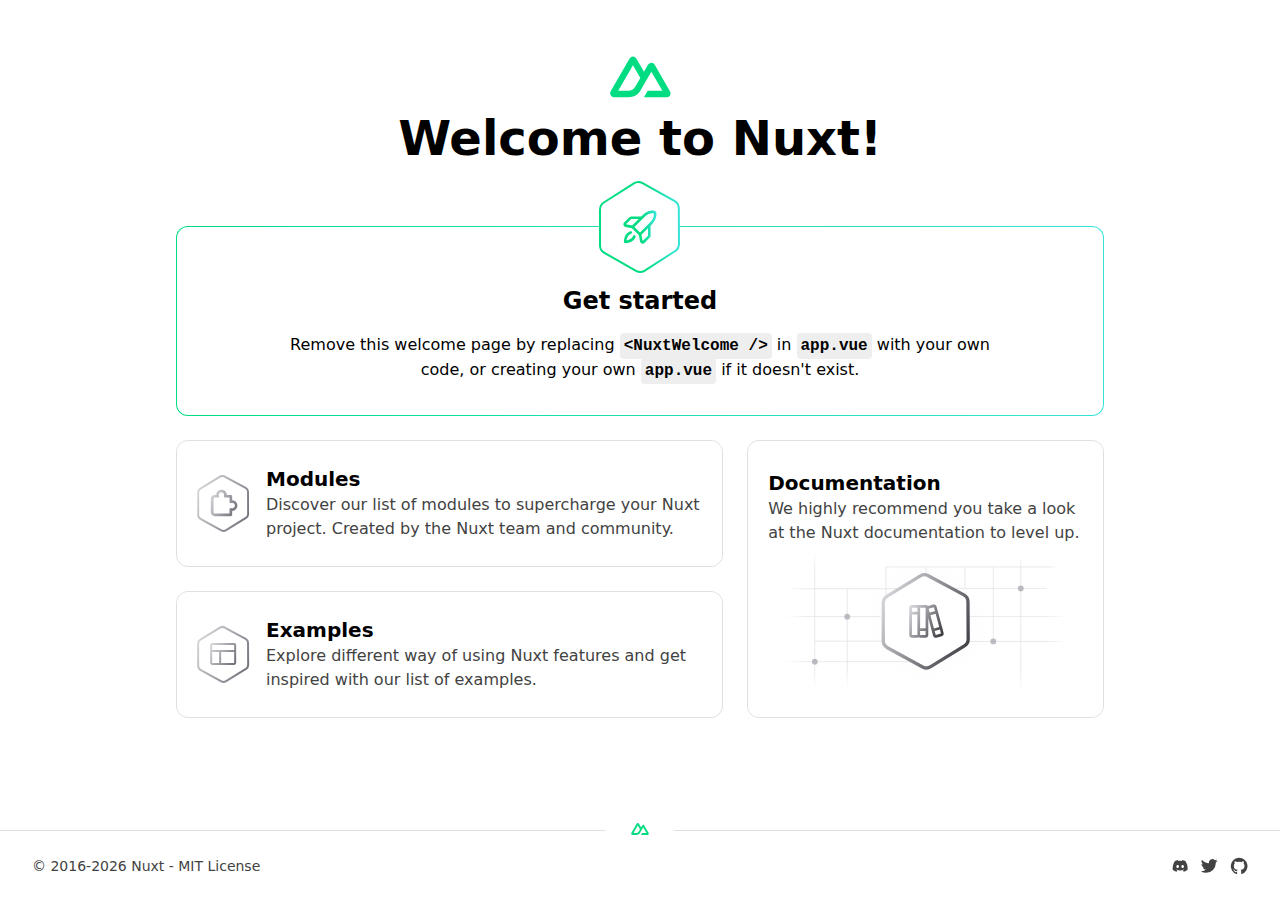
<file: index.html>
<!DOCTYPE html><html><head><meta charset="utf-8">
<meta name="viewport" content="width=device-width, initial-scale=1">
<link rel="stylesheet" href="/_nuxt/entry.ofCu9KLV.css" crossorigin>
<link rel="modulepreload" as="script" crossorigin href="/_nuxt/DR_DfYgD.js">
<link rel="prefetch" as="style" crossorigin href="/_nuxt/error-404.C3V-3Mc4.css">
<link rel="prefetch" as="script" crossorigin href="/_nuxt/CBtySOaa.js">
<link rel="prefetch" as="script" crossorigin href="/_nuxt/C5WA3Iu3.js">
<link rel="prefetch" as="style" crossorigin href="/_nuxt/error-500.dGVH929u.css">
<link rel="prefetch" as="script" crossorigin href="/_nuxt/CsI3CkIx.js">
<script type="module" src="/_nuxt/DR_DfYgD.js" crossorigin></script><script>"use strict";(()=>{const t=window,e=document.documentElement,c=["dark","light"],n=getStorageValue("localStorage","nuxt-color-mode")||"system";let i=n==="system"?u():n;const r=e.getAttribute("data-color-mode-forced");r&&(i=r),l(i),t["__NUXT_COLOR_MODE__"]={preference:n,value:i,getColorScheme:u,addColorScheme:l,removeColorScheme:d};function l(o){const s=""+o+"",a="";e.classList?e.classList.add(s):e.className+=" "+s,a&&e.setAttribute("data-"+a,o)}function d(o){const s=""+o+"",a="";e.classList?e.classList.remove(s):e.className=e.className.replace(new RegExp(s,"g"),""),a&&e.removeAttribute("data-"+a)}function f(o){return t.matchMedia("(prefers-color-scheme"+o+")")}function u(){if(t.matchMedia&&f("").media!=="not all"){for(const o of c)if(f(":"+o).matches)return o}return"light"}})();function getStorageValue(t,e){switch(t){case"localStorage":return window.localStorage.getItem(e);case"sessionStorage":return window.sessionStorage.getItem(e);case"cookie":return getCookie(e);default:return null}}function getCookie(t){const c=("; "+window.document.cookie).split("; "+t+"=");if(c.length===2)return c.pop()?.split(";").shift()}</script></head><body><div id="__nuxt" class="isolate"></div><div id="teleports"></div><script type="application/json" data-nuxt-data="nuxt-app" data-ssr="false" id="__NUXT_DATA__">[{"prerenderedAt":1,"serverRendered":2},1743008365494,false]</script>
<script>window.__NUXT__={};window.__NUXT__.config={public:{content:{wsUrl:""},mdc:{components:{prose:true,map:{}},headings:{anchorLinks:{h1:false,h2:true,h3:true,h4:true,h5:false,h6:false}}}},app:{baseURL:"/",buildId:"7cd1ef81-ab7b-4b38-95f5-89756811c14b",buildAssetsDir:"/_nuxt/",cdnURL:""}}</script></body></html>
</file>
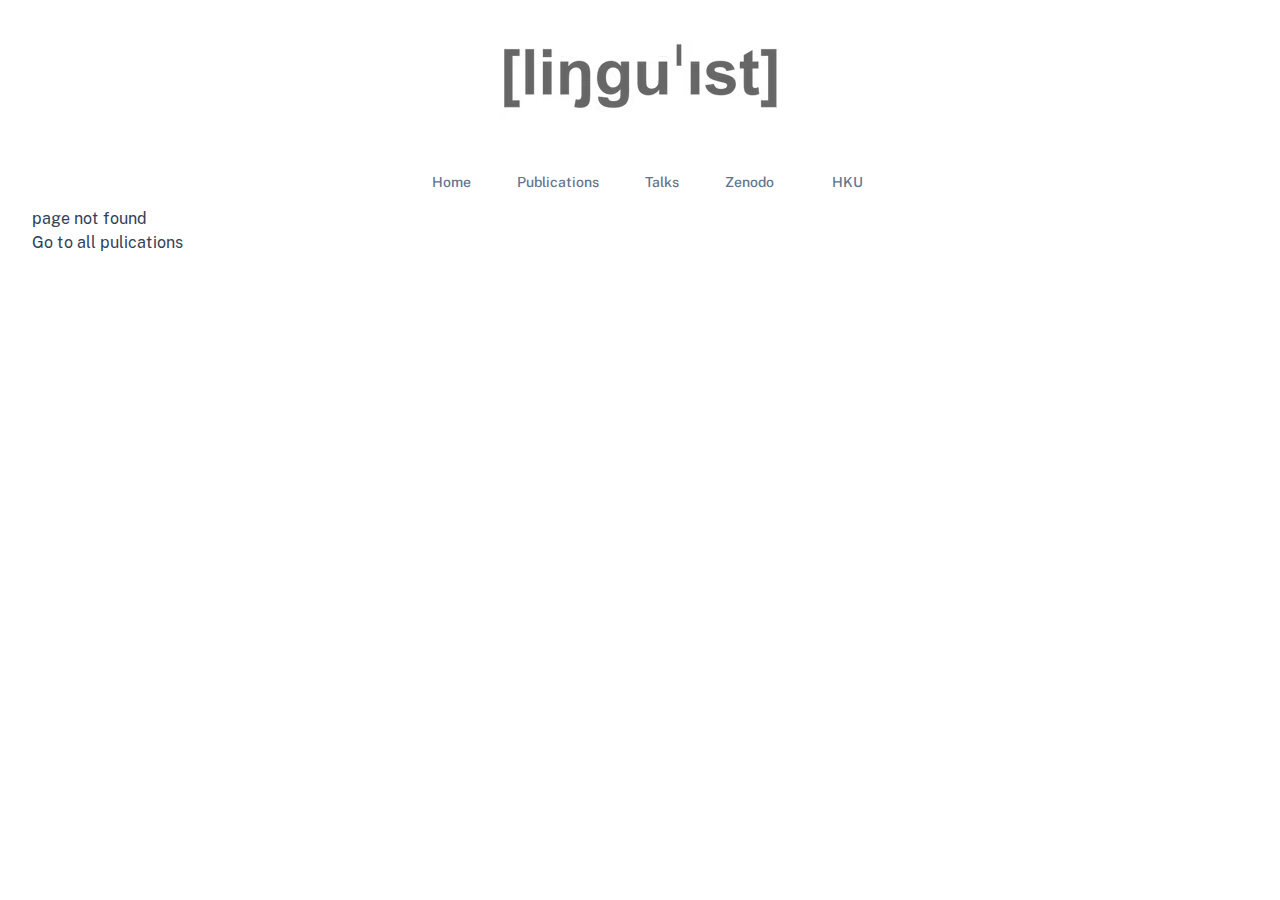
<file: publication/index.html>
<!DOCTYPE html><html><head><meta charset="utf-8">
<meta name="viewport" content="width=device-width, initial-scale=1">
<link rel="stylesheet" href="/_nuxt/entry.DvsV4NnQ.css" crossorigin>
<link rel="modulepreload" as="script" crossorigin href="/_nuxt/BUgDXXBg.js">
<link rel="prefetch" as="image" type="image/png" href="/_nuxt/logo.BOpE1jmO.png">
<link rel="prefetch" as="style" crossorigin href="/_nuxt/error-404.4oxyXxx0.css">
<link rel="prefetch" as="script" crossorigin href="/_nuxt/BdQ2Md1Y.js">
<link rel="prefetch" as="style" crossorigin href="/_nuxt/error-500.CZqNkBuR.css">
<link rel="prefetch" as="script" crossorigin href="/_nuxt/B4ecBGPs.js">
<script type="module" src="/_nuxt/BUgDXXBg.js" crossorigin></script><script>"use strict";(()=>{const t=window,e=document.documentElement,c=["dark","light"],n=getStorageValue("localStorage","nuxt-color-mode")||"system";let i=n==="system"?u():n;const r=e.getAttribute("data-color-mode-forced");r&&(i=r),l(i),t["__NUXT_COLOR_MODE__"]={preference:n,value:i,getColorScheme:u,addColorScheme:l,removeColorScheme:d};function l(o){const s=""+o+"",a="";e.classList?e.classList.add(s):e.className+=" "+s,a&&e.setAttribute("data-"+a,o)}function d(o){const s=""+o+"",a="";e.classList?e.classList.remove(s):e.className=e.className.replace(new RegExp(s,"g"),""),a&&e.removeAttribute("data-"+a)}function f(o){return t.matchMedia("(prefers-color-scheme"+o+")")}function u(){if(t.matchMedia&&f("").media!=="not all"){for(const o of c)if(f(":"+o).matches)return o}return"light"}})();function getStorageValue(t,e){switch(t){case"localStorage":return window.localStorage.getItem(e);case"sessionStorage":return window.sessionStorage.getItem(e);case"cookie":return getCookie(e);default:return null}}function getCookie(t){const c=("; "+window.document.cookie).split("; "+t+"=");if(c.length===2)return c.pop()?.split(";").shift()}</script></head><body><div id="__nuxt" class="isolate"></div><div id="teleports"></div><script type="application/json" data-nuxt-data="nuxt-app" data-ssr="false" id="__NUXT_DATA__">[{"prerenderedAt":1,"serverRendered":2},1746733789263,false]</script>
<script>window.__NUXT__={};window.__NUXT__.config={public:{content:{wsUrl:""},mdc:{components:{prose:true,map:{}},headings:{anchorLinks:{h1:false,h2:true,h3:true,h4:true,h5:false,h6:false}}}},app:{baseURL:"/",buildId:"b1be9840-d910-4de2-9f9b-f91205420f65",buildAssetsDir:"/_nuxt/",cdnURL:""}}</script></body></html>
</file>
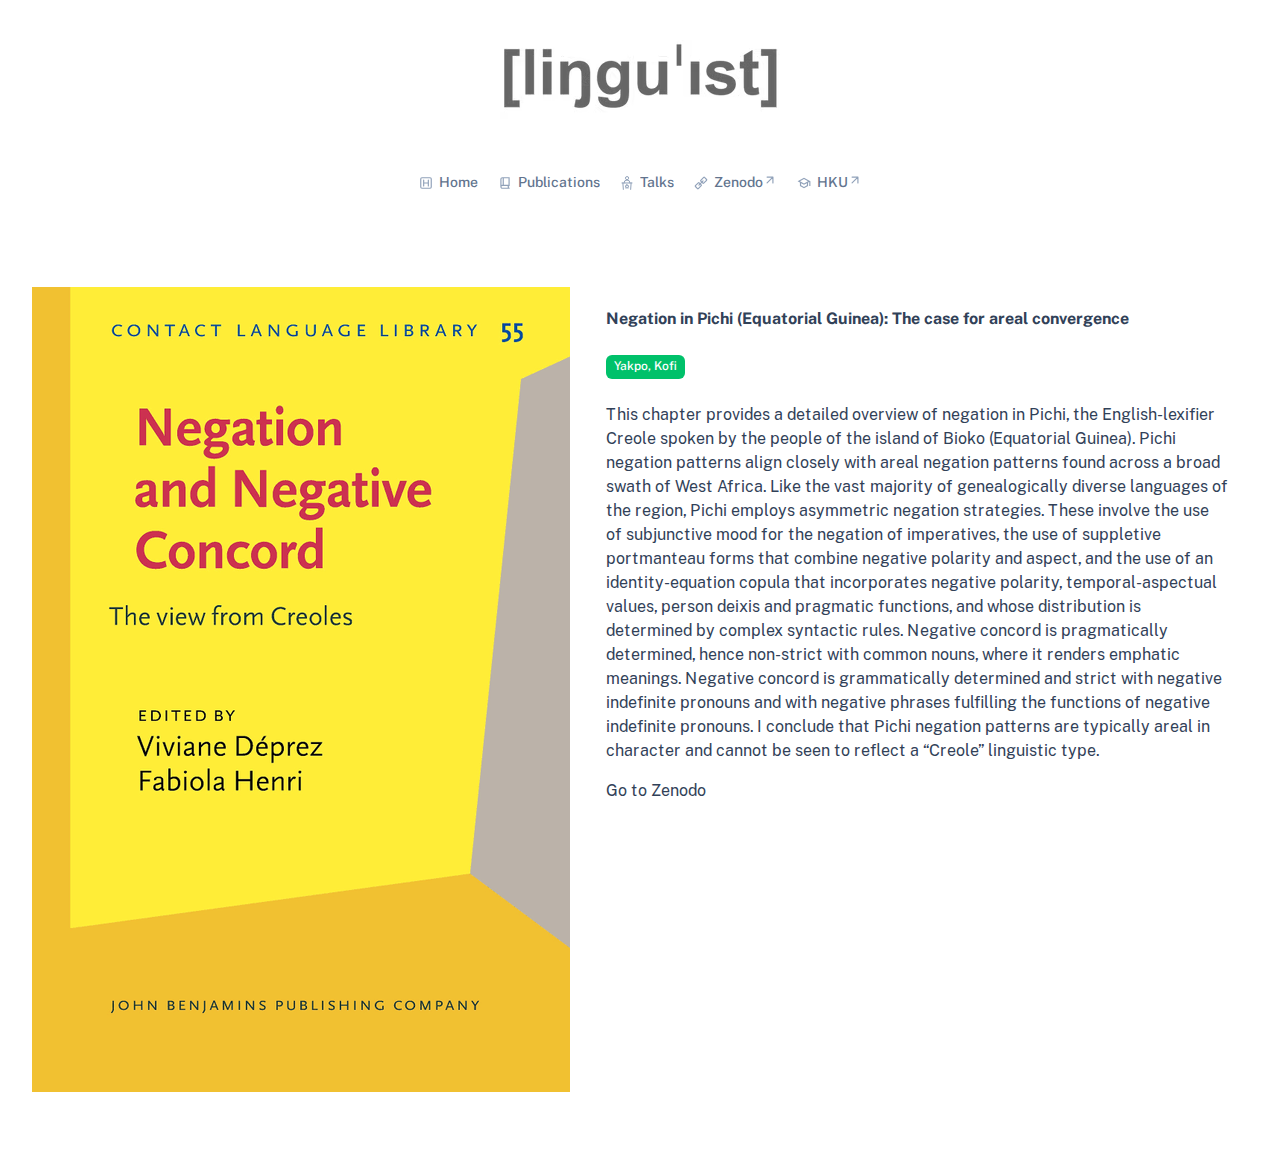
<file: publication/8xs4j3qm/index.html>
<!DOCTYPE html><html><head><meta charset="utf-8">
<meta name="viewport" content="width=device-width, initial-scale=1">
<style id="nuxt-ui-colors">@layer base {
  :root {
  --ui-color-primary-50: var(--color-green-50, oklch(98.2% 0.018 155.826));
  --ui-color-primary-100: var(--color-green-100, oklch(96.2% 0.044 156.743));
  --ui-color-primary-200: var(--color-green-200, oklch(92.5% 0.084 155.995));
  --ui-color-primary-300: var(--color-green-300, oklch(87.1% 0.15 154.449));
  --ui-color-primary-400: var(--color-green-400, oklch(79.2% 0.209 151.711));
  --ui-color-primary-500: var(--color-green-500, oklch(72.3% 0.219 149.579));
  --ui-color-primary-600: var(--color-green-600, oklch(62.7% 0.194 149.214));
  --ui-color-primary-700: var(--color-green-700, oklch(52.7% 0.154 150.069));
  --ui-color-primary-800: var(--color-green-800, oklch(44.8% 0.119 151.328));
  --ui-color-primary-900: var(--color-green-900, oklch(39.3% 0.095 152.535));
  --ui-color-primary-950: var(--color-green-950, oklch(26.6% 0.065 152.934));
  --ui-color-secondary-50: var(--color-blue-50, oklch(97% 0.014 254.604));
  --ui-color-secondary-100: var(--color-blue-100, oklch(93.2% 0.032 255.585));
  --ui-color-secondary-200: var(--color-blue-200, oklch(88.2% 0.059 254.128));
  --ui-color-secondary-300: var(--color-blue-300, oklch(80.9% 0.105 251.813));
  --ui-color-secondary-400: var(--color-blue-400, oklch(70.7% 0.165 254.624));
  --ui-color-secondary-500: var(--color-blue-500, oklch(62.3% 0.214 259.815));
  --ui-color-secondary-600: var(--color-blue-600, oklch(54.6% 0.245 262.881));
  --ui-color-secondary-700: var(--color-blue-700, oklch(48.8% 0.243 264.376));
  --ui-color-secondary-800: var(--color-blue-800, oklch(42.4% 0.199 265.638));
  --ui-color-secondary-900: var(--color-blue-900, oklch(37.9% 0.146 265.522));
  --ui-color-secondary-950: var(--color-blue-950, oklch(28.2% 0.091 267.935));
  --ui-color-success-50: var(--color-green-50, oklch(98.2% 0.018 155.826));
  --ui-color-success-100: var(--color-green-100, oklch(96.2% 0.044 156.743));
  --ui-color-success-200: var(--color-green-200, oklch(92.5% 0.084 155.995));
  --ui-color-success-300: var(--color-green-300, oklch(87.1% 0.15 154.449));
  --ui-color-success-400: var(--color-green-400, oklch(79.2% 0.209 151.711));
  --ui-color-success-500: var(--color-green-500, oklch(72.3% 0.219 149.579));
  --ui-color-success-600: var(--color-green-600, oklch(62.7% 0.194 149.214));
  --ui-color-success-700: var(--color-green-700, oklch(52.7% 0.154 150.069));
  --ui-color-success-800: var(--color-green-800, oklch(44.8% 0.119 151.328));
  --ui-color-success-900: var(--color-green-900, oklch(39.3% 0.095 152.535));
  --ui-color-success-950: var(--color-green-950, oklch(26.6% 0.065 152.934));
  --ui-color-info-50: var(--color-blue-50, oklch(97% 0.014 254.604));
  --ui-color-info-100: var(--color-blue-100, oklch(93.2% 0.032 255.585));
  --ui-color-info-200: var(--color-blue-200, oklch(88.2% 0.059 254.128));
  --ui-color-info-300: var(--color-blue-300, oklch(80.9% 0.105 251.813));
  --ui-color-info-400: var(--color-blue-400, oklch(70.7% 0.165 254.624));
  --ui-color-info-500: var(--color-blue-500, oklch(62.3% 0.214 259.815));
  --ui-color-info-600: var(--color-blue-600, oklch(54.6% 0.245 262.881));
  --ui-color-info-700: var(--color-blue-700, oklch(48.8% 0.243 264.376));
  --ui-color-info-800: var(--color-blue-800, oklch(42.4% 0.199 265.638));
  --ui-color-info-900: var(--color-blue-900, oklch(37.9% 0.146 265.522));
  --ui-color-info-950: var(--color-blue-950, oklch(28.2% 0.091 267.935));
  --ui-color-warning-50: var(--color-yellow-50, oklch(98.7% 0.026 102.212));
  --ui-color-warning-100: var(--color-yellow-100, oklch(97.3% 0.071 103.193));
  --ui-color-warning-200: var(--color-yellow-200, oklch(94.5% 0.129 101.54));
  --ui-color-warning-300: var(--color-yellow-300, oklch(90.5% 0.182 98.111));
  --ui-color-warning-400: var(--color-yellow-400, oklch(85.2% 0.199 91.936));
  --ui-color-warning-500: var(--color-yellow-500, oklch(79.5% 0.184 86.047));
  --ui-color-warning-600: var(--color-yellow-600, oklch(68.1% 0.162 75.834));
  --ui-color-warning-700: var(--color-yellow-700, oklch(55.4% 0.135 66.442));
  --ui-color-warning-800: var(--color-yellow-800, oklch(47.6% 0.114 61.907));
  --ui-color-warning-900: var(--color-yellow-900, oklch(42.1% 0.095 57.708));
  --ui-color-warning-950: var(--color-yellow-950, oklch(28.6% 0.066 53.813));
  --ui-color-error-50: var(--color-red-50, oklch(97.1% 0.013 17.38));
  --ui-color-error-100: var(--color-red-100, oklch(93.6% 0.032 17.717));
  --ui-color-error-200: var(--color-red-200, oklch(88.5% 0.062 18.334));
  --ui-color-error-300: var(--color-red-300, oklch(80.8% 0.114 19.571));
  --ui-color-error-400: var(--color-red-400, oklch(70.4% 0.191 22.216));
  --ui-color-error-500: var(--color-red-500, oklch(63.7% 0.237 25.331));
  --ui-color-error-600: var(--color-red-600, oklch(57.7% 0.245 27.325));
  --ui-color-error-700: var(--color-red-700, oklch(50.5% 0.213 27.518));
  --ui-color-error-800: var(--color-red-800, oklch(44.4% 0.177 26.899));
  --ui-color-error-900: var(--color-red-900, oklch(39.6% 0.141 25.723));
  --ui-color-error-950: var(--color-red-950, oklch(25.8% 0.092 26.042));
  --ui-color-neutral-50: var(--color-slate-50, oklch(98.4% 0.003 247.858));
  --ui-color-neutral-100: var(--color-slate-100, oklch(96.8% 0.007 247.896));
  --ui-color-neutral-200: var(--color-slate-200, oklch(92.9% 0.013 255.508));
  --ui-color-neutral-300: var(--color-slate-300, oklch(86.9% 0.022 252.894));
  --ui-color-neutral-400: var(--color-slate-400, oklch(70.4% 0.04 256.788));
  --ui-color-neutral-500: var(--color-slate-500, oklch(55.4% 0.046 257.417));
  --ui-color-neutral-600: var(--color-slate-600, oklch(44.6% 0.043 257.281));
  --ui-color-neutral-700: var(--color-slate-700, oklch(37.2% 0.044 257.287));
  --ui-color-neutral-800: var(--color-slate-800, oklch(27.9% 0.041 260.031));
  --ui-color-neutral-900: var(--color-slate-900, oklch(20.8% 0.042 265.755));
  --ui-color-neutral-950: var(--color-slate-950, oklch(12.9% 0.042 264.695));
  }
  :root, .light {
  --ui-primary: var(--ui-color-primary-500);
  --ui-secondary: var(--ui-color-secondary-500);
  --ui-success: var(--ui-color-success-500);
  --ui-info: var(--ui-color-info-500);
  --ui-warning: var(--ui-color-warning-500);
  --ui-error: var(--ui-color-error-500);
  }
  .dark {
  --ui-primary: var(--ui-color-primary-400);
  --ui-secondary: var(--ui-color-secondary-400);
  --ui-success: var(--ui-color-success-400);
  --ui-info: var(--ui-color-info-400);
  --ui-warning: var(--ui-color-warning-400);
  --ui-error: var(--ui-color-error-400);
  }
}</style>
<style>@font-face{font-family:Public Sans;src:local("Public Sans Variable Italic"),url(/_fonts/8VR2wSMN-3U4NbWAVYXlkRV6hA0jFBXP-0RtL3X7fko-PrtgR_rlhMsn12WZx7AQRAIUOnABRo1CJtZI-SK8DMA.woff2) format(woff2);font-display:swap;unicode-range:U+0102-0103,U+0110-0111,U+0128-0129,U+0168-0169,U+01A0-01A1,U+01AF-01B0,U+0300-0301,U+0303-0304,U+0308-0309,U+0323,U+0329,U+1EA0-1EF9,U+20AB;font-weight:100 900;font-style:italic}@font-face{font-family:"Public Sans Fallback: Arial";src:local("Arial");size-adjust:104.8675%;ascent-override:90.5905%;descent-override:21.4557%;line-gap-override:0%}@font-face{font-family:Public Sans;src:local("Public Sans Variable Italic"),url(/_fonts/57NSSoFy1VLVs2gqly8Ls9awBnZMFyXGrefpmqvdqmc-tgpTBcCHEm_zCFnonRHj-i34Lo8WhfCOktnoUDzCzCU.woff2) format(woff2);font-display:swap;unicode-range:U+0100-02BA,U+02BD-02C5,U+02C7-02CC,U+02CE-02D7,U+02DD-02FF,U+0304,U+0308,U+0329,U+1D00-1DBF,U+1E00-1E9F,U+1EF2-1EFF,U+2020,U+20A0-20AB,U+20AD-20C0,U+2113,U+2C60-2C7F,U+A720-A7FF;font-weight:100 900;font-style:italic}@font-face{font-family:Public Sans;src:local("Public Sans Variable Italic"),url(/_fonts/Ld1FnTo3yTIwDyGfTQ5-Fws9AWsCbKfMvgxduXr7JcY-5AEIdCyK1YgWNU0wKhhSVmya2oBHCzUEe5a0KV3_VSM.woff2) format(woff2);font-display:swap;unicode-range:U+0000-00FF,U+0131,U+0152-0153,U+02BB-02BC,U+02C6,U+02DA,U+02DC,U+0304,U+0308,U+0329,U+2000-206F,U+20AC,U+2122,U+2191,U+2193,U+2212,U+2215,U+FEFF,U+FFFD;font-weight:100 900;font-style:italic}@font-face{font-family:Public Sans;src:local("Public Sans Variable"),url(/_fonts/NdzqRASp2bovDUhQT1IRE_EMqKJ2KYQdTCfFcBvL8yw-a5YHi_r4JGio6_2kIxoh7Czm8vG2H-2darXmKMUb7ls.woff2) format(woff2);font-display:swap;unicode-range:U+0102-0103,U+0110-0111,U+0128-0129,U+0168-0169,U+01A0-01A1,U+01AF-01B0,U+0300-0301,U+0303-0304,U+0308-0309,U+0323,U+0329,U+1EA0-1EF9,U+20AB;font-weight:100 900;font-style:normal}@font-face{font-family:Public Sans;src:local("Public Sans Variable"),url(/_fonts/iTkrULNFJJkTvihIg1Vqi5IODRH_9btXCioVF5l98I8-oZku0Yxfg843rE8UTF9_Y3DA8dgTVvmdaM7sC8akOec.woff2) format(woff2);font-display:swap;unicode-range:U+0100-02BA,U+02BD-02C5,U+02C7-02CC,U+02CE-02D7,U+02DD-02FF,U+0304,U+0308,U+0329,U+1D00-1DBF,U+1E00-1E9F,U+1EF2-1EFF,U+2020,U+20A0-20AB,U+20AD-20C0,U+2113,U+2C60-2C7F,U+A720-A7FF;font-weight:100 900;font-style:normal}@font-face{font-family:Public Sans;src:local("Public Sans Variable"),url(/_fonts/GsKUclqeNLJ96g5AU593ug6yanivOiwjW_7zESNPChw-lKHs27uFkEx9zESe0phefAo_dc3wso0NQuwxg42xKik.woff2) format(woff2);font-display:swap;unicode-range:U+0000-00FF,U+0131,U+0152-0153,U+02BB-02BC,U+02C6,U+02DA,U+02DC,U+0304,U+0308,U+0329,U+2000-206F,U+20AC,U+2122,U+2191,U+2193,U+2212,U+2215,U+FEFF,U+FFFD;font-weight:100 900;font-style:normal}@font-face{font-family:Public Sans;src:local("Public Sans Thin Italic"),url(/_fonts/AIN95-qJfkOhDJaOwV1k1nO5bT9cTxrNmwOZk0UYG3M-L9UgB4E2DQhY5nZbL_Y-tvhv8GXFaGajvVQ3ZVrI2-0.woff) format(woff);font-display:swap;font-weight:100;font-style:italic}@font-face{font-family:Public Sans;src:local("Public Sans ExtraLight Italic"),url(/_fonts/IeFHdiScBT4DgPhO1vmdlHdeVdp4IyCHWsKKehlvHiM-0hzjatXfj2HSNMpqv7m8YSQFxpoz58tvY2iH8xohEPc.woff) format(woff);font-display:swap;font-weight:200;font-style:italic}@font-face{font-family:Public Sans;src:local("Public Sans Light Italic"),url(/_fonts/l3NzpBD54dRZM99guzj65Fv367JVqIH4cfcUMMkQyz4-jOmak6dr2T7yCNEAbwOi8CwB188_bjc4sAi9RWRLPg8.woff) format(woff);font-display:swap;font-weight:300;font-style:italic}@font-face{font-family:Public Sans;src:local("Public Sans Regular Italic"),local("Public Sans Italic"),url(/_fonts/5IArdN4L5jOjmIgNWjXwBf8z7LwCc01XijCBmkK5aGg-GgJTPPxgKEyMUqCMPCThvaHTUuu_0DOPMa5ZaUnirrc.woff) format(woff);font-display:swap;font-weight:400;font-style:italic}@font-face{font-family:Public Sans;src:local("Public Sans Medium Italic"),url(/_fonts/VcMivr0bexw4wuCgM3KfT7ufOn0MBVSf4fAOnaSKcMQ-_PquuwLubAjku6GJVRB26LncvFaD1KxnhLfEwX0zACI.woff) format(woff);font-display:swap;font-weight:500;font-style:italic}@font-face{font-family:Public Sans;src:local("Public Sans SemiBold Italic"),url(/_fonts/RQuM9oqyBZLVckg_2j5DZNYP0zZ0UdWH9opo6dHz0Wk-k0f6BHfjR97WzeaNu_vxGhGAdnz2fMRXYL7x7iv44FM.woff) format(woff);font-display:swap;font-weight:600;font-style:italic}@font-face{font-family:Public Sans;src:local("Public Sans Bold Italic"),url(/_fonts/tlKtuelNQfWcU80gS10yE7hN_jWKDQWZ-qirYMB2HTU-Fq8kUz3pGJC1EV0ja1oWpMzem5mAod2dmNBMD0Xiw_s.woff) format(woff);font-display:swap;font-weight:700;font-style:italic}@font-face{font-family:Public Sans;src:local("Public Sans ExtraBold Italic"),url(/_fonts/ngtWhT8kmieGl4Ra8jUNcA8iUDIpOtiCUFjxlOJ6SSU-3Ta4pgprW9Asyo_guCkWQeN7BqjK5prsMdyweug6XKE.woff) format(woff);font-display:swap;font-weight:800;font-style:italic}@font-face{font-family:Public Sans;src:local("Public Sans Black Italic"),url(/_fonts/z8m9hYpMBa_sxWpih-SFrNNqkfqoDALpCewbRuIi0VA-XicA1FVJN5EYPHKJkjQf_ry3lgpBpQsWHnKNfBkpu2U.woff) format(woff);font-display:swap;font-weight:900;font-style:italic}@font-face{font-family:Public Sans;src:local("Public Sans Thin"),url(/_fonts/QE5ixqvYYHVV6J8TPxICtcfJGe0Cv5p6kKADzjbJA_U-CFPbKSXD8EP_bUNvUNTbjWgxLHAaf5Z3lOgfIal2CqY.woff) format(woff);font-display:swap;font-weight:100;font-style:normal}@font-face{font-family:Public Sans;src:local("Public Sans ExtraLight"),url(/_fonts/r9aBQFlXVxAdRH7hwWhth0C9ohuHV2KGh43tWaCBlJ8-TPjU87XwZxvOSoGaSzBlDbPnqJsHK91FbnWMJACdU_g.woff) format(woff);font-display:swap;font-weight:200;font-style:normal}@font-face{font-family:Public Sans;src:local("Public Sans Light"),url(/_fonts/5jR6J0PiCcHfBmWPDi_fAq0rdJwTtpfTH_Nt1oVGKVI-_MJ_u2AAEthfaFkYr2Us1cC3zsyrnC9rQcUWUCyadQk.woff) format(woff);font-display:swap;font-weight:300;font-style:normal}@font-face{font-family:Public Sans;src:local("Public Sans Regular"),local("Public Sans"),url(/_fonts/sBwYw97nBwL-OG9iwx4YflkEdv2ZnhNhTTg0UmbyXds-_cBWg83BUsWaALlCgOWmfgZ06hsMRpEvJk2PBCFMQvM.woff) format(woff);font-display:swap;font-weight:400;font-style:normal}@font-face{font-family:Public Sans;src:local("Public Sans Medium"),url(/_fonts/opbEuhz7QJaU60tjeKh5bPMoIYCRWmeCOfvEnbPyAAs-fTkAnF7CpSwd9BQmFkf_XVOXQF8PfsGWIq7aTzjulaU.woff) format(woff);font-display:swap;font-weight:500;font-style:normal}@font-face{font-family:Public Sans;src:local("Public Sans SemiBold"),url(/_fonts/WKdez1KObFVfdr7oOpoKChRTZVr81IQ5Yh5Tx_wTTgU-SMxAKQRoPYW3WlKZjSX29ZlJNaqJAwxfhNun9p9Q3l0.woff) format(woff);font-display:swap;font-weight:600;font-style:normal}@font-face{font-family:Public Sans;src:local("Public Sans Bold"),url(/_fonts/e90plyNTcceYpTLq3bZUaIlfflt4DWwTWUHgjPCDhf8-2vwNpo1OHULl1fvZkgM8cXYeGVwpZMqtqg3xvHN_J3U.woff) format(woff);font-display:swap;font-weight:700;font-style:normal}@font-face{font-family:Public Sans;src:local("Public Sans ExtraBold"),url(/_fonts/nlmCSPutKoyk38PZWPKeSYzpW-q8z7dvpw3RWyUQe34-gQUq72_pd3zE9TyUDmw4af6qKVhutG6bkCBivwv9YgE.woff) format(woff);font-display:swap;font-weight:800;font-style:normal}@font-face{font-family:Public Sans;src:local("Public Sans Black"),url(/_fonts/uuSWavIWJ8L2gBbJ0SiA8oCW6z0h33B0wKQ0J9D1-E-o45ygz4ryhPPDEUpVR6ewewkH2Gvf_yI-rV958XsAu8.woff) format(woff);font-display:swap;font-weight:900;font-style:normal}/*! tailwindcss v4.1.5 | MIT License | https://tailwindcss.com */@layer properties{@supports ((-webkit-hyphens:none) and (not (margin-trim:inline))) or ((-moz-orient:inline) and (not (color:rgb(from red r g b)))){*,::backdrop,:after,:before{--tw-translate-x:0;--tw-translate-y:0;--tw-translate-z:0;--tw-scale-x:1;--tw-scale-y:1;--tw-scale-z:1;--tw-rotate-x:initial;--tw-rotate-y:initial;--tw-rotate-z:initial;--tw-skew-x:initial;--tw-skew-y:initial;--tw-space-y-reverse:0;--tw-space-x-reverse:0;--tw-divide-y-reverse:0;--tw-border-style:solid;--tw-leading:initial;--tw-font-weight:initial;--tw-shadow:0 0 #0000;--tw-shadow-color:initial;--tw-shadow-alpha:100%;--tw-inset-shadow:0 0 #0000;--tw-inset-shadow-color:initial;--tw-inset-shadow-alpha:100%;--tw-ring-color:initial;--tw-ring-shadow:0 0 #0000;--tw-inset-ring-color:initial;--tw-inset-ring-shadow:0 0 #0000;--tw-ring-inset:initial;--tw-ring-offset-width:0px;--tw-ring-offset-color:#fff;--tw-ring-offset-shadow:0 0 #0000;--tw-outline-style:solid;--tw-backdrop-blur:initial;--tw-backdrop-brightness:initial;--tw-backdrop-contrast:initial;--tw-backdrop-grayscale:initial;--tw-backdrop-hue-rotate:initial;--tw-backdrop-invert:initial;--tw-backdrop-opacity:initial;--tw-backdrop-saturate:initial;--tw-backdrop-sepia:initial;--tw-duration:initial;--tw-ease:initial;--tw-content:""}}}@layer theme{:host,:root{--font-sans:"Public Sans",sans-serif;--font-mono:ui-monospace,SFMono-Regular,Menlo,Monaco,Consolas,"Liberation Mono","Courier New",monospace;--color-green-50:#effdf5;--color-green-100:#d9fbe8;--color-green-200:#b3f5d1;--color-green-300:#75edae;--color-green-400:#00dc82;--color-green-500:#00c16a;--color-green-600:#00a155;--color-green-700:#007f45;--color-green-800:#016538;--color-green-900:#0a5331;--color-green-950:#052e16;--color-blue-500:oklch(62.3% .214 259.815);--color-blue-600:oklch(54.6% .245 262.881);--color-gray-100:oklch(96.7% .003 264.542);--color-gray-200:oklch(92.8% .006 264.531);--color-gray-300:oklch(87.2% .01 258.338);--color-gray-400:oklch(70.7% .022 261.325);--color-gray-500:oklch(55.1% .027 264.364);--color-gray-600:oklch(44.6% .03 256.802);--color-gray-700:oklch(37.3% .034 259.733);--color-gray-800:oklch(27.8% .033 256.848);--color-white:#fff;--spacing:.25rem;--container-sm:24rem;--container-md:28rem;--container-lg:32rem;--container-7xl:80rem;--text-xs:.75rem;--text-xs--line-height:1.33333;--text-sm:.875rem;--text-sm--line-height:1.42857;--text-base:1rem;--text-base--line-height:1.5;--text-lg:1.125rem;--text-lg--line-height:1.55556;--text-xl:1.25rem;--text-xl--line-height:1.4;--text-2xl:1.5rem;--text-2xl--line-height:1.33333;--font-weight-normal:400;--font-weight-medium:500;--font-weight-semibold:600;--font-weight-bold:700;--radius-lg:calc(var(--ui-radius)*2);--ease-out:cubic-bezier(0,0,.2,1);--animate-spin:spin 1s linear infinite;--animate-pulse:pulse 2s cubic-bezier(.4,0,.6,1)infinite;--default-transition-duration:.15s;--default-transition-timing-function:cubic-bezier(.4,0,.2,1);--default-font-family:var(--font-sans);--default-mono-font-family:var(--font-mono)}}@layer base{*,::backdrop,:after,:before{border:0 solid;box-sizing:border-box;margin:0;padding:0}::file-selector-button{border:0 solid;box-sizing:border-box;margin:0;padding:0}:host,html{-webkit-text-size-adjust:100%;font-family:var(--default-font-family,ui-sans-serif,system-ui,sans-serif,"Apple Color Emoji","Segoe UI Emoji","Segoe UI Symbol","Noto Color Emoji");font-feature-settings:var(--default-font-feature-settings,normal);font-variation-settings:var(--default-font-variation-settings,normal);line-height:1.5;-moz-tab-size:4;-o-tab-size:4;tab-size:4;-webkit-tap-highlight-color:transparent}hr{border-top-width:1px;color:inherit;height:0}abbr:where([title]){-webkit-text-decoration:underline dotted;text-decoration:underline dotted}h1,h2,h3,h4,h5,h6{font-size:inherit;font-weight:inherit}a{color:inherit;-webkit-text-decoration:inherit;text-decoration:inherit}b,strong{font-weight:bolder}code,kbd,pre,samp{font-family:var(--default-mono-font-family,ui-monospace,SFMono-Regular,Menlo,Monaco,Consolas,"Liberation Mono","Courier New",monospace);font-feature-settings:var(--default-mono-font-feature-settings,normal);font-size:1em;font-variation-settings:var(--default-mono-font-variation-settings,normal)}small{font-size:80%}sub,sup{font-size:75%;line-height:0;position:relative;vertical-align:baseline}sub{bottom:-.25em}sup{top:-.5em}table{border-collapse:collapse;border-color:inherit;text-indent:0}:-moz-focusring{outline:auto}progress{vertical-align:baseline}summary{display:list-item}menu,ol,ul{list-style:none}audio,canvas,embed,iframe,img,object,svg,video{display:block;vertical-align:middle}img,video{height:auto;max-width:100%}button,input,optgroup,select,textarea{background-color:#0000;border-radius:0;color:inherit;font:inherit;font-feature-settings:inherit;font-variation-settings:inherit;letter-spacing:inherit;opacity:1}::file-selector-button{background-color:#0000;border-radius:0;color:inherit;font:inherit;font-feature-settings:inherit;font-variation-settings:inherit;letter-spacing:inherit;opacity:1}:where(select:is([multiple],[size])) optgroup{font-weight:bolder}:where(select:is([multiple],[size])) optgroup option{padding-inline-start:20px}::file-selector-button{margin-inline-end:4px}::-moz-placeholder{opacity:1}::placeholder{opacity:1}@supports (not (-webkit-appearance:-apple-pay-button)) or (contain-intrinsic-size:1px){::-moz-placeholder{color:currentColor}::placeholder{color:currentColor}@supports (color:color-mix(in lab,red,red)){::-moz-placeholder{color:color-mix(in oklab,currentcolor 50%,transparent)}::placeholder{color:color-mix(in oklab,currentcolor 50%,transparent)}}}textarea{resize:vertical}::-webkit-search-decoration{-webkit-appearance:none}::-webkit-date-and-time-value{min-height:1lh;text-align:inherit}::-webkit-datetime-edit{display:inline-flex;padding-block:0}::-webkit-datetime-edit-month-field,::-webkit-datetime-edit-year-field{padding-block:0}::-webkit-datetime-edit-day-field,::-webkit-datetime-edit-hour-field{padding-block:0}::-webkit-datetime-edit-minute-field,::-webkit-datetime-edit-second-field{padding-block:0}::-webkit-datetime-edit-meridiem-field,::-webkit-datetime-edit-millisecond-field{padding-block:0}:-moz-ui-invalid{box-shadow:none}button,input:where([type=button],[type=reset],[type=submit]){-webkit-appearance:button;-moz-appearance:button;appearance:button}::file-selector-button{-webkit-appearance:button;-moz-appearance:button;appearance:button}::-webkit-inner-spin-button,::-webkit-outer-spin-button{height:auto}[hidden]:where(:not([hidden=until-found])){display:none!important}body{background-color:var(--ui-bg);color:var(--ui-text);-webkit-font-smoothing:antialiased;-moz-osx-font-smoothing:grayscale;color-scheme:light}body:where(.dark,.dark *){color-scheme:dark}.light,:root{--ui-text-dimmed:var(--ui-color-neutral-400);--ui-text-muted:var(--ui-color-neutral-500);--ui-text-toned:var(--ui-color-neutral-600);--ui-text:var(--ui-color-neutral-700);--ui-text-highlighted:var(--ui-color-neutral-900);--ui-text-inverted:var(--color-white);--ui-bg:var(--color-white);--ui-bg-muted:var(--ui-color-neutral-50);--ui-bg-elevated:var(--ui-color-neutral-100);--ui-bg-accented:var(--ui-color-neutral-200);--ui-bg-inverted:var(--ui-color-neutral-900);--ui-border:var(--ui-color-neutral-200);--ui-border-muted:var(--ui-color-neutral-200);--ui-border-accented:var(--ui-color-neutral-300);--ui-border-inverted:var(--ui-color-neutral-900);--ui-radius:.25rem;--ui-container:var(--container-7xl)}.dark{--ui-text-dimmed:var(--ui-color-neutral-500);--ui-text-muted:var(--ui-color-neutral-400);--ui-text-toned:var(--ui-color-neutral-300);--ui-text:var(--ui-color-neutral-200);--ui-text-highlighted:var(--color-white);--ui-text-inverted:var(--ui-color-neutral-900);--ui-bg:var(--ui-color-neutral-900);--ui-bg-muted:var(--ui-color-neutral-800);--ui-bg-elevated:var(--ui-color-neutral-800);--ui-bg-accented:var(--ui-color-neutral-700);--ui-bg-inverted:var(--color-white);--ui-border:var(--ui-color-neutral-800);--ui-border-muted:var(--ui-color-neutral-700);--ui-border-accented:var(--ui-color-neutral-700);--ui-border-inverted:var(--color-white)}.tooltip-arrow,.tooltip-arrow:before{background:inherit;height:8px;position:absolute;width:8px}.tooltip-arrow{visibility:hidden}.tooltip-arrow:before{content:"";transform:rotate(45deg);visibility:visible}[data-tooltip-style^=light]+.tooltip>.tooltip-arrow:before{border-color:var(--color-gray-200);border-style:solid}[data-tooltip-style^=light]+.tooltip[data-popper-placement^=top]>.tooltip-arrow:before{border-bottom-width:1px;border-right-width:1px}[data-tooltip-style^=light]+.tooltip[data-popper-placement^=right]>.tooltip-arrow:before{border-bottom-width:1px;border-left-width:1px}[data-tooltip-style^=light]+.tooltip[data-popper-placement^=bottom]>.tooltip-arrow:before{border-left-width:1px;border-top-width:1px}[data-tooltip-style^=light]+.tooltip[data-popper-placement^=left]>.tooltip-arrow:before{border-right-width:1px;border-top-width:1px}.tooltip[data-popper-placement^=top]>.tooltip-arrow{bottom:-4px}.tooltip[data-popper-placement^=bottom]>.tooltip-arrow{top:-4px}.tooltip[data-popper-placement^=left]>.tooltip-arrow{right:-4px}.tooltip[data-popper-placement^=right]>.tooltip-arrow{left:-4px}.tooltip.invisible>.tooltip-arrow:before{visibility:hidden}[data-popper-arrow],[data-popper-arrow]:before{background:inherit;height:8px;position:absolute;width:8px}[data-popper-arrow]{visibility:hidden}[data-popper-arrow]:after,[data-popper-arrow]:before{content:"";transform:rotate(45deg);visibility:visible}[data-popper-arrow]:after{background:inherit;height:9px;position:absolute;width:9px}[role=tooltip]>[data-popper-arrow]:before{border-color:var(--color-gray-200);border-style:solid}.dark [role=tooltip]>[data-popper-arrow]:before{border-color:var(--color-gray-600);border-style:solid}[role=tooltip]>[data-popper-arrow]:after{border-color:var(--color-gray-200);border-style:solid}.dark [role=tooltip]>[data-popper-arrow]:after{border-color:var(--color-gray-600);border-style:solid}[data-popover][role=tooltip][data-popper-placement^=top]>[data-popper-arrow]:after,[data-popover][role=tooltip][data-popper-placement^=top]>[data-popper-arrow]:before{border-bottom-width:1px;border-right-width:1px}[data-popover][role=tooltip][data-popper-placement^=right]>[data-popper-arrow]:after,[data-popover][role=tooltip][data-popper-placement^=right]>[data-popper-arrow]:before{border-bottom-width:1px;border-left-width:1px}[data-popover][role=tooltip][data-popper-placement^=bottom]>[data-popper-arrow]:after,[data-popover][role=tooltip][data-popper-placement^=bottom]>[data-popper-arrow]:before{border-left-width:1px;border-top-width:1px}[data-popover][role=tooltip][data-popper-placement^=left]>[data-popper-arrow]:after,[data-popover][role=tooltip][data-popper-placement^=left]>[data-popper-arrow]:before{border-right-width:1px;border-top-width:1px}[data-popover][role=tooltip][data-popper-placement^=top]>[data-popper-arrow]{bottom:-5px}[data-popover][role=tooltip][data-popper-placement^=bottom]>[data-popper-arrow]{top:-5px}[data-popover][role=tooltip][data-popper-placement^=left]>[data-popper-arrow]{right:-5px}[data-popover][role=tooltip][data-popper-placement^=right]>[data-popper-arrow]{left:-5px}[role=tooltip].invisible>[data-popper-arrow]:after,[role=tooltip].invisible>[data-popper-arrow]:before{visibility:hidden}[multiple],[type=date],[type=datetime-local],[type=email],[type=month],[type=number],[type=password],[type=search],[type=tel],[type=text],[type=time],[type=url],[type=week],select,textarea{-webkit-appearance:none;-moz-appearance:none;appearance:none;border-color:var(--color-gray-500);--tw-shadow:0 0 #0000;background-color:#fff;border-radius:0;border-width:1px;font-size:1rem;line-height:1.5rem;padding:.5rem .75rem}:is([type=text],[type=email],[type=url],[type=password],[type=number],[type=date],[type=datetime-local],[type=month],[type=search],[type=tel],[type=time],[type=week],[multiple],textarea,select):focus{outline-offset:2px;--tw-ring-inset:var(--tw-empty, );--tw-ring-offset-width:0px;--tw-ring-offset-color:#fff;--tw-ring-color:var(--color-blue-600);--tw-ring-offset-shadow:var(--tw-ring-inset)0 0 0 var(--tw-ring-offset-width)var(--tw-ring-offset-color);--tw-ring-shadow:var(--tw-ring-inset)0 0 0 calc(1px + var(--tw-ring-offset-width))var(--tw-ring-color);border-color:var(--color-blue-600);box-shadow:var(--tw-ring-offset-shadow),var(--tw-ring-shadow),var(--tw-shadow);outline:2px solid #0000}input::-moz-placeholder,textarea::-moz-placeholder{color:var(--color-gray-500);opacity:1}input::placeholder,textarea::placeholder{color:var(--color-gray-500);opacity:1}::-webkit-datetime-edit-fields-wrapper{padding:0}input[type=time]::-webkit-calendar-picker-indicator{background:0 0}select:not([size]){background-image:url("data:image/svg+xml;charset=utf-8,%3Csvg xmlns='http://www.w3.org/2000/svg' fill='none' aria-hidden='true' viewBox='0 0 10 6'%3E%3Cpath stroke='oklch(55.1%25 0.027 264.364)' stroke-linecap='round' stroke-linejoin='round' stroke-width='2' d='m1 1 4 4 4-4'/%3E%3C/svg%3E");background-position:right .75rem center;background-repeat:no-repeat;background-size:.75em .75em;padding-right:2.5rem;-webkit-print-color-adjust:exact;print-color-adjust:exact}[dir=rtl] select:not([size]){background-position:.75rem;padding-left:0;padding-right:.75rem}[multiple]{background-image:none;background-position:0 0;background-repeat:unset;background-size:initial;padding-right:.75rem;-webkit-print-color-adjust:unset;print-color-adjust:unset}[type=checkbox],[type=radio]{-webkit-appearance:none;-moz-appearance:none;appearance:none;border-color:--color-gray-500;color:var(--color-blue-600);height:1rem;-webkit-print-color-adjust:exact;print-color-adjust:exact;-webkit-user-select:none;-moz-user-select:none;user-select:none;vertical-align:middle;width:1rem;--tw-shadow:0 0 #0000;background-color:#fff;background-origin:border-box;border-width:1px;display:inline-block;flex-shrink:0;padding:0}[type=checkbox]{border-radius:0}[type=radio]{border-radius:100%}[type=checkbox]:focus,[type=radio]:focus{outline-offset:2px;--tw-ring-inset:var(--tw-empty, );--tw-ring-offset-width:2px;--tw-ring-offset-color:#fff;--tw-ring-color:var(--color-blue-600);--tw-ring-offset-shadow:var(--tw-ring-inset)0 0 0 var(--tw-ring-offset-width)var(--tw-ring-offset-color);--tw-ring-shadow:var(--tw-ring-inset)0 0 0 calc(2px + var(--tw-ring-offset-width))var(--tw-ring-color);box-shadow:var(--tw-ring-offset-shadow),var(--tw-ring-shadow),var(--tw-shadow);outline:2px solid #0000}.dark [type=checkbox]:checked,.dark [type=radio]:checked,[type=checkbox]:checked,[type=radio]:checked{background-color:currentColor!important;background-position:50%;background-repeat:no-repeat;background-size:.55em .55em;border-color:#0000!important}[type=checkbox]:checked{background-image:url("data:image/svg+xml;charset=utf-8,%3Csvg xmlns='http://www.w3.org/2000/svg' fill='none' aria-hidden='true' viewBox='0 0 16 12'%3E%3Cpath stroke='%23fff' stroke-linecap='round' stroke-linejoin='round' stroke-width='3' d='M1 5.917 5.724 10.5 15 1.5'/%3E%3C/svg%3E");background-repeat:no-repeat;background-size:.55em .55em;-webkit-print-color-adjust:exact;print-color-adjust:exact}.dark [type=radio]:checked,[type=radio]:checked{background-image:url("data:image/svg+xml;charset=utf-8,%3Csvg xmlns='http://www.w3.org/2000/svg' fill='%23fff' viewBox='0 0 16 16'%3E%3Ccircle cx='8' cy='8' r='3'/%3E%3C/svg%3E");background-size:1em 1em}[type=checkbox]:indeterminate{background-color:currentColor!important;background-image:url("data:image/svg+xml;charset=utf-8,%3Csvg xmlns='http://www.w3.org/2000/svg' fill='none' aria-hidden='true' viewBox='0 0 16 12'%3E%3Cpath stroke='%23fff' stroke-linecap='round' stroke-linejoin='round' stroke-width='3' d='M.5 6h14'/%3E%3C/svg%3E");background-position:50%;background-repeat:no-repeat;background-size:.55em .55em;border-color:#0000!important;-webkit-print-color-adjust:exact;print-color-adjust:exact}[type=checkbox]:indeterminate:focus,[type=checkbox]:indeterminate:hover{background-color:currentColor!important;border-color:#0000!important}[type=file]{background:unset;border-color:inherit;border-radius:0;border-width:0;font-size:unset;line-height:inherit;padding:0}[type=file]:focus{outline:1px auto inherit}input[type=file]::file-selector-button{background:var(--color-gray-800);border:0;color:#fff;cursor:pointer;font-size:.875rem;font-weight:500;margin-inline:-1rem 1rem;padding:.625rem 1rem .625rem 2rem}input[type=file]::file-selector-button:hover{background:var(--color-gray-700)}[dir=rtl] input[type=file]::file-selector-button{padding-left:1rem;padding-right:2rem}.dark input[type=file]::file-selector-button{background:var(--color-gray-600);color:#fff}.dark input[type=file]::file-selector-button:hover{background:var(--color-gray-500)}input[type=range]::-webkit-slider-thumb{-webkit-appearance:none;-moz-appearance:none;appearance:none;background:var(--color-blue-600);border:0;border-radius:9999px;cursor:pointer;height:1.25rem;width:1.25rem}input[type=range]:disabled::-webkit-slider-thumb{background:var(--color-gray-400)}.dark input[type=range]:disabled::-webkit-slider-thumb{background:var(--color-gray-500)}input[type=range]:focus::-webkit-slider-thumb{outline-offset:2px;--tw-ring-offset-shadow:var(--tw-ring-inset)0 0 0 var(--tw-ring-offset-width)var(--tw-ring-offset-color);--tw-ring-shadow:var(--tw-ring-inset)0 0 0 calc(4px + var(--tw-ring-offset-width))var(--tw-ring-color);box-shadow:var(--tw-ring-offset-shadow),var(--tw-ring-shadow),var(--tw-shadow,0 0 #0000);--tw-ring-opacity:1;--tw-ring-color:rgb(164 202 254/var(--tw-ring-opacity));outline:2px solid #0000}input[type=range]::-moz-range-thumb{-moz-appearance:none;-webkit-appearance:none;appearance:none;background:var(--color-blue-600);border:0;border-radius:9999px;cursor:pointer;height:1.25rem;width:1.25rem}input[type=range]:disabled::-moz-range-thumb{background:var(--color-gray-400)}.dark input[type=range]:disabled::-moz-range-thumb{background:var(--color-gray-500)}input[type=range]::-moz-range-progress{background:var(--color-blue-500)}input[type=range]::-ms-fill-lower{background:var(--color-blue-500)}input[type=range].range-sm::-webkit-slider-thumb{height:1rem;width:1rem}input[type=range].range-lg::-webkit-slider-thumb{height:1.5rem;width:1.5rem}input[type=range].range-sm::-moz-range-thumb{height:1rem;width:1rem}input[type=range].range-lg::-moz-range-thumb{height:1.5rem;width:1.5rem}.toggle-bg:after{background:#fff;border-color:var(--color-gray-300);border-radius:9999px;border-width:1px;box-shadow:var(--tw-ring-inset) 0 0 0 calc(var(--tw-ring-offset-width)) var(--tw-ring-color);content:"";height:1.25rem;left:.125rem;position:absolute;top:.125rem;transition-duration:.15s;transition-property:background-color,border-color,color,fill,stroke,opacity,box-shadow,transform,filter,-webkit-backdrop-filter,backdrop-filter;width:1.25rem}input:checked+.toggle-bg:after{border-color:#fff;transform:translate(100%)}input:checked+.toggle-bg{background:var(--color-blue-600);border-color:var(--color-blue-600)}}@layer components;@layer utilities{.pointer-events-auto{pointer-events:auto}.pointer-events-none{pointer-events:none}.sr-only{clip:rect(0,0,0,0);border-width:0;height:1px;margin:-1px;overflow:hidden;padding:0;white-space:nowrap;width:1px}.absolute,.sr-only{position:absolute}.fixed{position:fixed}.relative{position:relative}.sticky{position:sticky}.inset-0{inset:calc(var(--spacing)*0)}.inset-x-0{inset-inline:calc(var(--spacing)*0)}.inset-x-1{inset-inline:calc(var(--spacing)*1)}.inset-x-4{inset-inline:calc(var(--spacing)*4)}.inset-y-0{inset-block:calc(var(--spacing)*0)}.inset-y-1{inset-block:calc(var(--spacing)*1)}.inset-y-1\.5{inset-block:calc(var(--spacing)*1.5)}.inset-y-2{inset-block:calc(var(--spacing)*2)}.inset-y-4{inset-block:calc(var(--spacing)*4)}.-start-px{inset-inline-start:-1px}.start-0{inset-inline-start:calc(var(--spacing)*0)}.start-4{inset-inline-start:calc(var(--spacing)*4)}.start-\[calc\(50\%\+16px\)\]{inset-inline-start:calc(50% + 16px)}.start-\[calc\(50\%\+20px\)\]{inset-inline-start:calc(50% + 20px)}.start-\[calc\(50\%\+28px\)\]{inset-inline-start:calc(50% + 28px)}.start-\[calc\(50\%\+32px\)\]{inset-inline-start:calc(50% + 32px)}.start-\[calc\(50\%\+36px\)\]{inset-inline-start:calc(50% + 36px)}.start-\[calc\(50\%-1px\)\]{inset-inline-start:calc(50% - 1px)}.end-0{inset-inline-end:calc(var(--spacing)*0)}.end-4{inset-inline-end:calc(var(--spacing)*4)}.end-\[calc\(-50\%\+16px\)\]{inset-inline-end:calc(16px - 50%)}.end-\[calc\(-50\%\+20px\)\]{inset-inline-end:calc(20px - 50%)}.end-\[calc\(-50\%\+28px\)\]{inset-inline-end:calc(28px - 50%)}.end-\[calc\(-50\%\+32px\)\]{inset-inline-end:calc(32px - 50%)}.end-\[calc\(-50\%\+36px\)\]{inset-inline-end:calc(36px - 50%)}.top-0{top:calc(var(--spacing)*0)}.top-1\/2{top:50%}.top-4{top:calc(var(--spacing)*4)}.top-\[30px\]{top:30px}.top-\[38px\]{top:38px}.top-\[46px\]{top:46px}.top-\[50\%\]{top:50%}.top-\[54px\]{top:54px}.top-\[62px\]{top:62px}.top-\[calc\(50\%-2px\)\]{top:calc(50% - 2px)}.top-full{top:100%}.right-0{right:calc(var(--spacing)*0)}.right-4{right:calc(var(--spacing)*4)}.-bottom-7{bottom:calc(var(--spacing)*-7)}.-bottom-\[10px\]{bottom:-10px}.-bottom-px{bottom:-1px}.bottom-0{bottom:calc(var(--spacing)*0)}.bottom-4{bottom:calc(var(--spacing)*4)}.left-\(--reka-navigation-menu-viewport-left\){left:var(--reka-navigation-menu-viewport-left)}.left-0{left:calc(var(--spacing)*0)}.left-1\/2{left:50%}.left-4{left:calc(var(--spacing)*4)}.isolate{isolation:isolate}.z-\(--index\){z-index:var(--index)}.z-\[-1\]{z-index:-1}.z-\[1\]{z-index:1}.z-\[2\]{z-index:2}.z-\[100\]{z-index:100}.col-start-1{grid-column-start:1}.row-start-1{grid-row-start:1}.container{width:100%}@media (min-width:40rem){.container{max-width:40rem}}@media (min-width:48rem){.container{max-width:48rem}}@media (min-width:64rem){.container{max-width:64rem}}@media (min-width:80rem){.container{max-width:80rem}}@media (min-width:96rem){.container{max-width:96rem}}.m-0\.5{margin:calc(var(--spacing)*.5)}.-mx-1{margin-inline:calc(var(--spacing)*-1)}.mx-3{margin-inline:calc(var(--spacing)*3)}.mx-auto{margin-inline:auto}.my-1{margin-block:calc(var(--spacing)*1)}.my-2{margin-block:calc(var(--spacing)*2)}.-ms-4{margin-inline-start:calc(var(--spacing)*-4)}.-ms-px{margin-inline-start:-1px}.ms-2{margin-inline-start:calc(var(--spacing)*2)}.ms-4\.5{margin-inline-start:calc(var(--spacing)*4.5)}.ms-5{margin-inline-start:calc(var(--spacing)*5)}.ms-auto{margin-inline-start:auto}.-me-0\.5{margin-inline-end:calc(var(--spacing)*-.5)}.-me-1\.5{margin-inline-end:calc(var(--spacing)*-1.5)}.-me-2{margin-inline-end:calc(var(--spacing)*-2)}.me-2{margin-inline-end:calc(var(--spacing)*2)}.-mt-4{margin-top:calc(var(--spacing)*-4)}.mt-1{margin-top:calc(var(--spacing)*1)}.mt-1\.5{margin-top:calc(var(--spacing)*1.5)}.mt-2{margin-top:calc(var(--spacing)*2)}.mt-2\.5{margin-top:calc(var(--spacing)*2.5)}.mt-3{margin-top:calc(var(--spacing)*3)}.mt-3\.5{margin-top:calc(var(--spacing)*3.5)}.mt-4{margin-top:calc(var(--spacing)*4)}.mt-24{margin-top:calc(var(--spacing)*24)}.mt-auto{margin-top:auto}.\!mr-4{margin-right:calc(var(--spacing)*4)!important}.-mb-px{margin-bottom:-1px}.mb-1{margin-bottom:calc(var(--spacing)*1)}.mb-3{margin-bottom:calc(var(--spacing)*3)}.mb-4{margin-bottom:calc(var(--spacing)*4)}.mb-24{margin-bottom:calc(var(--spacing)*24)}.mb-auto{margin-bottom:auto}.\!ml-4{margin-left:calc(var(--spacing)*4)!important}.block{display:block}.flex{display:flex}.grid{display:grid}.hidden{display:none}.inline-block{display:inline-block}.inline-flex{display:inline-flex}.table{display:table}.size-2\.5{height:calc(var(--spacing)*2.5);width:calc(var(--spacing)*2.5)}.size-3{height:calc(var(--spacing)*3);width:calc(var(--spacing)*3)}.size-3\.5{height:calc(var(--spacing)*3.5);width:calc(var(--spacing)*3.5)}.size-4{height:calc(var(--spacing)*4);width:calc(var(--spacing)*4)}.size-4\.5{height:calc(var(--spacing)*4.5);width:calc(var(--spacing)*4.5)}.size-5{height:calc(var(--spacing)*5);width:calc(var(--spacing)*5)}.size-6{height:calc(var(--spacing)*6);width:calc(var(--spacing)*6)}.size-7{height:calc(var(--spacing)*7);width:calc(var(--spacing)*7)}.size-8{height:calc(var(--spacing)*8);width:calc(var(--spacing)*8)}.size-9{height:calc(var(--spacing)*9);width:calc(var(--spacing)*9)}.size-10{height:calc(var(--spacing)*10);width:calc(var(--spacing)*10)}.size-10\/12{height:83.3333%;width:83.3333%}.size-11{height:calc(var(--spacing)*11);width:calc(var(--spacing)*11)}.size-12{height:calc(var(--spacing)*12);width:calc(var(--spacing)*12)}.size-14{height:calc(var(--spacing)*14);width:calc(var(--spacing)*14)}.size-full{height:100%;width:100%}.\!h-1\.5{height:calc(var(--spacing)*1.5)!important}.\!h-12{height:calc(var(--spacing)*12)!important}.h-\(--reka-navigation-menu-viewport-height\){height:var(--reka-navigation-menu-viewport-height)}.h-\(--reka-tabs-indicator-size\){height:var(--reka-tabs-indicator-size)}.h-0\.5{height:calc(var(--spacing)*.5)}.h-1{height:calc(var(--spacing)*1)}.h-2{height:calc(var(--spacing)*2)}.h-2\.5{height:calc(var(--spacing)*2.5)}.h-2\/5{height:40%}.h-3{height:calc(var(--spacing)*3)}.h-4{height:calc(var(--spacing)*4)}.h-5{height:calc(var(--spacing)*5)}.h-6{height:calc(var(--spacing)*6)}.h-38{height:calc(var(--spacing)*38)}.h-40{height:calc(var(--spacing)*40)}.h-42{height:calc(var(--spacing)*42)}.h-44{height:calc(var(--spacing)*44)}.h-46{height:calc(var(--spacing)*46)}.h-\[4px\]{height:4px}.h-\[5px\]{height:5px}.h-\[6px\]{height:6px}.h-\[7px\]{height:7px}.h-\[8px\]{height:8px}.h-\[9px\]{height:9px}.h-\[10px\]{height:10px}.h-\[11px\]{height:11px}.h-\[12px\]{height:12px}.h-auto{height:auto}.h-full{height:100%}.h-px{height:1px}.h-screen{height:100vh}.max-h-40{max-height:calc(var(--spacing)*40)}.max-h-60{max-height:calc(var(--spacing)*60)}.max-h-\[96\%\]{max-height:96%}.max-h-\[calc\(100dvh-2rem\)\]{max-height:calc(100dvh - 2rem)}.max-h-full{max-height:100%}.min-h-0{min-height:calc(var(--spacing)*0)}.min-h-16{min-height:calc(var(--spacing)*16)}.\!w-1\.5{width:calc(var(--spacing)*1.5)!important}.\!w-12{width:calc(var(--spacing)*12)!important}.w-\(--reka-combobox-trigger-width\){width:var(--reka-combobox-trigger-width)}.w-\(--reka-navigation-menu-indicator-size\){width:var(--reka-navigation-menu-indicator-size)}.w-\(--reka-select-trigger-width\){width:var(--reka-select-trigger-width)}.w-\(--reka-tabs-indicator-size\){width:var(--reka-tabs-indicator-size)}.w-0{width:calc(var(--spacing)*0)}.w-0\.5{width:calc(var(--spacing)*.5)}.w-1{width:calc(var(--spacing)*1)}.w-2{width:calc(var(--spacing)*2)}.w-3{width:calc(var(--spacing)*3)}.w-4{width:calc(var(--spacing)*4)}.w-5{width:calc(var(--spacing)*5)}.w-7{width:calc(var(--spacing)*7)}.w-8{width:calc(var(--spacing)*8)}.w-9{width:calc(var(--spacing)*9)}.w-10{width:calc(var(--spacing)*10)}.w-11{width:calc(var(--spacing)*11)}.w-38{width:calc(var(--spacing)*38)}.w-40{width:calc(var(--spacing)*40)}.w-42{width:calc(var(--spacing)*42)}.w-44{width:calc(var(--spacing)*44)}.w-46{width:calc(var(--spacing)*46)}.w-60{width:calc(var(--spacing)*60)}.w-\[6px\]{width:6px}.w-\[7px\]{width:7px}.w-\[8px\]{width:8px}.w-\[9px\]{width:9px}.w-\[10px\]{width:10px}.w-\[calc\(100\%-2rem\)\]{width:calc(100% - 2rem)}.w-\[calc\(100vw-2rem\)\]{width:calc(100vw - 2rem)}.w-auto{width:auto}.w-full{width:100%}.w-px{width:1px}.max-w-\(--ui-container\){max-width:var(--ui-container)}.max-w-32{max-width:calc(var(--spacing)*32)}.max-w-\[calc\(100\%-2rem\)\]{max-width:calc(100% - 2rem)}.max-w-lg{max-width:var(--container-lg)}.max-w-md{max-width:var(--container-md)}.max-w-sm{max-width:var(--container-sm)}.min-w-0{min-width:calc(var(--spacing)*0)}.min-w-5{min-width:calc(var(--spacing)*5)}.min-w-32{min-width:calc(var(--spacing)*32)}.min-w-\[4px\]{min-width:4px}.min-w-\[5px\]{min-width:5px}.min-w-\[6px\]{min-width:6px}.min-w-\[7px\]{min-width:7px}.min-w-\[8px\]{min-width:8px}.min-w-\[9px\]{min-width:9px}.min-w-\[10px\]{min-width:10px}.min-w-\[11px\]{min-width:11px}.min-w-\[12px\]{min-width:12px}.min-w-\[16px\]{min-width:16px}.min-w-\[20px\]{min-width:20px}.min-w-\[24px\]{min-width:24px}.min-w-full{min-width:100%}.flex-1{flex:1}.shrink-0{flex-shrink:0}.grow{flex-grow:1}.basis-full{flex-basis:100%}.border-collapse{border-collapse:collapse}.origin-\(--reka-combobox-content-transform-origin\){transform-origin:var(--reka-combobox-content-transform-origin)}.origin-\(--reka-context-menu-content-transform-origin\){transform-origin:var(--reka-context-menu-content-transform-origin)}.origin-\(--reka-dropdown-menu-content-transform-origin\){transform-origin:var(--reka-dropdown-menu-content-transform-origin)}.origin-\(--reka-popover-content-transform-origin\){transform-origin:var(--reka-popover-content-transform-origin)}.origin-\(--reka-select-content-transform-origin\){transform-origin:var(--reka-select-content-transform-origin)}.origin-\(--reka-tooltip-content-transform-origin\){transform-origin:var(--reka-tooltip-content-transform-origin)}.origin-\[top_center\]{transform-origin:top}.-translate-x-1\/2{--tw-translate-x:-50%}.-translate-x-1\/2,.-translate-x-\[4px\]{translate:var(--tw-translate-x)var(--tw-translate-y)}.-translate-x-\[4px\]{--tw-translate-x:-4px}.translate-x-\(--reka-navigation-menu-indicator-position\){--tw-translate-x:var(--reka-navigation-menu-indicator-position);translate:var(--tw-translate-x)var(--tw-translate-y)}.translate-x-\(--reka-tabs-indicator-position\){--tw-translate-x:var(--reka-tabs-indicator-position);translate:var(--tw-translate-x)var(--tw-translate-y)}.translate-x-1\/2{--tw-translate-x:50%}.-translate-y-1\/2,.translate-x-1\/2{translate:var(--tw-translate-x)var(--tw-translate-y)}.-translate-y-1\/2{--tw-translate-y:-50%}.translate-y-\(--reka-tabs-indicator-position\){--tw-translate-y:var(--reka-tabs-indicator-position);translate:var(--tw-translate-x)var(--tw-translate-y)}.translate-y-1\/2{--tw-translate-y:50%;translate:var(--tw-translate-x)var(--tw-translate-y)}.scale-80{--tw-scale-x:80%;--tw-scale-y:80%;--tw-scale-z:80%;scale:var(--tw-scale-x)var(--tw-scale-y)}.rotate-45{rotate:45deg}.rotate-90{rotate:90deg}.transform{transform:var(--tw-rotate-x,)var(--tw-rotate-y,)var(--tw-rotate-z,)var(--tw-skew-x,)var(--tw-skew-y,)}.transform-\(--transform\){transform:var(--transform)}.animate-pulse{animation:var(--animate-pulse)}.animate-spin{animation:var(--animate-spin)}.cursor-not-allowed{cursor:not-allowed}.cursor-pointer{cursor:pointer}.touch-none{touch-action:none}.resize-none{resize:none}.scroll-py-1{scroll-padding-block:calc(var(--spacing)*1)}.columns-2{-moz-columns:2;column-count:2}.grid-cols-2{grid-template-columns:repeat(2,minmax(0,1fr))}.grid-cols-7{grid-template-columns:repeat(7,minmax(0,1fr))}.flex-col{flex-direction:column}.flex-col-reverse{flex-direction:column-reverse}.flex-row{flex-direction:row}.flex-row-reverse{flex-direction:row-reverse}.flex-wrap{flex-wrap:wrap}.place-items-center{place-items:center}.content-center{align-content:center}.items-center{align-items:center}.items-end{align-items:flex-end}.items-start{align-items:flex-start}.justify-between{justify-content:space-between}.justify-center{justify-content:center}.justify-end{justify-content:flex-end}.gap-0{gap:calc(var(--spacing)*0)}.gap-0\.5{gap:calc(var(--spacing)*.5)}.gap-1{gap:calc(var(--spacing)*1)}.gap-1\.5{gap:calc(var(--spacing)*1.5)}.gap-2{gap:calc(var(--spacing)*2)}.gap-2\.5{gap:calc(var(--spacing)*2.5)}.gap-3{gap:calc(var(--spacing)*3)}.gap-3\.5{gap:calc(var(--spacing)*3.5)}.gap-4{gap:calc(var(--spacing)*4)}:where(.-space-y-px>:not(:last-child)){--tw-space-y-reverse:0;margin-block-end:calc(-1px*(1 - var(--tw-space-y-reverse)));margin-block-start:calc(-1px*var(--tw-space-y-reverse))}:where(.space-y-1>:not(:last-child)){--tw-space-y-reverse:0;margin-block-end:calc(var(--spacing)*1*(1 - var(--tw-space-y-reverse)));margin-block-start:calc(var(--spacing)*1*var(--tw-space-y-reverse))}:where(.space-y-2>:not(:last-child)){--tw-space-y-reverse:0;margin-block-end:calc(var(--spacing)*2*(1 - var(--tw-space-y-reverse)));margin-block-start:calc(var(--spacing)*2*var(--tw-space-y-reverse))}:where(.space-y-4>:not(:last-child)){--tw-space-y-reverse:0;margin-block-end:calc(var(--spacing)*4*(1 - var(--tw-space-y-reverse)));margin-block-start:calc(var(--spacing)*4*var(--tw-space-y-reverse))}.gap-x-2{-moz-column-gap:calc(var(--spacing)*2);column-gap:calc(var(--spacing)*2)}:where(.-space-x-px>:not(:last-child)){--tw-space-x-reverse:0;margin-inline-end:calc(-1px*(1 - var(--tw-space-x-reverse)));margin-inline-start:calc(-1px*var(--tw-space-x-reverse))}:where(.space-x-1>:not(:last-child)){--tw-space-x-reverse:0;margin-inline-end:calc(var(--spacing)*1*(1 - var(--tw-space-x-reverse)));margin-inline-start:calc(var(--spacing)*1*var(--tw-space-x-reverse))}:where(.space-x-8>:not(:last-child)){--tw-space-x-reverse:0;margin-inline-end:calc(var(--spacing)*8*(1 - var(--tw-space-x-reverse)));margin-inline-start:calc(var(--spacing)*8*var(--tw-space-x-reverse))}.gap-y-0\.5{row-gap:calc(var(--spacing)*.5)}.gap-y-1{row-gap:calc(var(--spacing)*1)}.gap-y-1\.5{row-gap:calc(var(--spacing)*1.5)}:where(.divide-y>:not(:last-child)){--tw-divide-y-reverse:0;border-bottom-style:var(--tw-border-style);border-bottom-width:calc(1px*(1 - var(--tw-divide-y-reverse)));border-top-style:var(--tw-border-style);border-top-width:calc(1px*var(--tw-divide-y-reverse))}:where(.divide-default>:not(:last-child)){border-color:var(--ui-border)}.self-end{align-self:flex-end}.truncate{overflow:hidden;text-overflow:ellipsis;white-space:nowrap}.overflow-auto{overflow:auto}.overflow-clip{overflow:clip}.overflow-hidden{overflow:hidden}.overflow-y-auto{overflow-y:auto}.rounded-\[inherit\]{border-radius:inherit}.rounded-full{border-radius:3.40282e+38px}.rounded-lg{border-radius:calc(var(--ui-radius)*2)}.rounded-md{border-radius:calc(var(--ui-radius)*1.5)}.rounded-sm{border-radius:var(--ui-radius)}.rounded-xs{border-radius:calc(var(--ui-radius)*.5)}.rounded-t-lg{border-top-right-radius:calc(var(--ui-radius)*2)}.rounded-l-lg,.rounded-t-lg{border-top-left-radius:calc(var(--ui-radius)*2)}.rounded-l-lg{border-bottom-left-radius:calc(var(--ui-radius)*2)}.rounded-r-lg{border-top-right-radius:calc(var(--ui-radius)*2)}.rounded-b-lg,.rounded-r-lg{border-bottom-right-radius:calc(var(--ui-radius)*2)}.rounded-b-lg{border-bottom-left-radius:calc(var(--ui-radius)*2)}.border{border-style:var(--tw-border-style);border-width:1px}.border-0{border-style:var(--tw-border-style);border-width:0}.border-2{border-style:var(--tw-border-style);border-width:2px}.border-s{border-inline-start-style:var(--tw-border-style);border-inline-start-width:1px}.border-s-\[2px\]{border-inline-start-style:var(--tw-border-style);border-inline-start-width:2px}.border-s-\[3px\]{border-inline-start-style:var(--tw-border-style);border-inline-start-width:3px}.border-s-\[4px\]{border-inline-start-style:var(--tw-border-style);border-inline-start-width:4px}.border-s-\[5px\]{border-inline-start-style:var(--tw-border-style);border-inline-start-width:5px}.border-t{border-top-style:var(--tw-border-style);border-top-width:1px}.border-t-\[2px\]{border-top-style:var(--tw-border-style);border-top-width:2px}.border-t-\[3px\]{border-top-style:var(--tw-border-style);border-top-width:3px}.border-t-\[4px\]{border-top-style:var(--tw-border-style);border-top-width:4px}.border-t-\[5px\]{border-top-style:var(--tw-border-style);border-top-width:5px}.border-b{border-bottom-style:var(--tw-border-style);border-bottom-width:1px}.border-dashed{--tw-border-style:dashed;border-style:dashed}.border-dotted{--tw-border-style:dotted;border-style:dotted}.border-solid{--tw-border-style:solid;border-style:solid}.border-default{border-color:var(--ui-border)}.border-error{border-color:var(--ui-error)}.border-gray-200{border-color:var(--color-gray-200)}.border-info{border-color:var(--ui-info)}.border-muted{border-color:var(--ui-border-muted)}.border-primary{border-color:var(--ui-primary)}.border-secondary{border-color:var(--ui-secondary)}.border-success{border-color:var(--ui-success)}.border-transparent{border-color:#0000}.border-warning{border-color:var(--ui-warning)}.datatable-wrapper .datatable-table tbody tr.selected{background-color:var(--color-gray-100)}.dark .datatable-wrapper .datatable-table tbody tr.selected{background-color:var(--color-gray-700)}.\!bg-accented{background-color:var(--ui-bg-accented)!important}.bg-accented{background-color:var(--ui-bg-accented)}.bg-border{background-color:var(--ui-border)}.bg-default,.bg-default\/75{background-color:var(--ui-bg)}@supports (color:color-mix(in lab,red,red)){.bg-default\/75{background-color:color-mix(in oklab,var(--ui-bg)75%,transparent)}}.bg-elevated,.bg-elevated\/50{background-color:var(--ui-bg-elevated)}@supports (color:color-mix(in lab,red,red)){.bg-elevated\/50{background-color:color-mix(in oklab,var(--ui-bg-elevated)50%,transparent)}}.bg-elevated\/75{background-color:var(--ui-bg-elevated)}@supports (color:color-mix(in lab,red,red)){.bg-elevated\/75{background-color:color-mix(in oklab,var(--ui-bg-elevated)75%,transparent)}}.bg-error,.bg-error\/10{background-color:var(--ui-error)}@supports (color:color-mix(in lab,red,red)){.bg-error\/10{background-color:color-mix(in oklab,var(--ui-error)10%,transparent)}}.bg-info,.bg-info\/10{background-color:var(--ui-info)}@supports (color:color-mix(in lab,red,red)){.bg-info\/10{background-color:color-mix(in oklab,var(--ui-info)10%,transparent)}}.bg-inverted{background-color:var(--ui-bg-inverted)}.bg-primary,.bg-primary\/10{background-color:var(--ui-primary)}@supports (color:color-mix(in lab,red,red)){.bg-primary\/10{background-color:color-mix(in oklab,var(--ui-primary)10%,transparent)}}.bg-secondary,.bg-secondary\/10{background-color:var(--ui-secondary)}@supports (color:color-mix(in lab,red,red)){.bg-secondary\/10{background-color:color-mix(in oklab,var(--ui-secondary)10%,transparent)}}.bg-success,.bg-success\/10{background-color:var(--ui-success)}@supports (color:color-mix(in lab,red,red)){.bg-success\/10{background-color:color-mix(in oklab,var(--ui-success)10%,transparent)}}.bg-transparent{background-color:#0000}.bg-warning,.bg-warning\/10{background-color:var(--ui-warning)}@supports (color:color-mix(in lab,red,red)){.bg-warning\/10{background-color:color-mix(in oklab,var(--ui-warning)10%,transparent)}}.bg-white{background-color:var(--color-white)}.fill-default{fill:var(--ui-border)}.object-cover{-o-object-fit:cover;object-fit:cover}.p-0{padding:calc(var(--spacing)*0)}.p-1{padding:calc(var(--spacing)*1)}.p-1\.5{padding:calc(var(--spacing)*1.5)}.p-2{padding:calc(var(--spacing)*2)}.p-2\.5{padding:calc(var(--spacing)*2.5)}.p-3{padding:calc(var(--spacing)*3)}.p-3\.5{padding:calc(var(--spacing)*3.5)}.p-4{padding:calc(var(--spacing)*4)}.p-4\.5{padding:calc(var(--spacing)*4.5)}.p-5{padding:calc(var(--spacing)*5)}.p-10{padding:calc(var(--spacing)*10)}.p-40{padding:calc(var(--spacing)*40)}.px-1{padding-inline:calc(var(--spacing)*1)}.px-1\.5{padding-inline:calc(var(--spacing)*1.5)}.px-2{padding-inline:calc(var(--spacing)*2)}.px-2\.5{padding-inline:calc(var(--spacing)*2.5)}.px-3{padding-inline:calc(var(--spacing)*3)}.px-4{padding-inline:calc(var(--spacing)*4)}.px-7{padding-inline:calc(var(--spacing)*7)}.px-8{padding-inline:calc(var(--spacing)*8)}.px-9{padding-inline:calc(var(--spacing)*9)}.px-10{padding-inline:calc(var(--spacing)*10)}.px-11{padding-inline:calc(var(--spacing)*11)}.py-0\.5{padding-block:calc(var(--spacing)*.5)}.py-1{padding-block:calc(var(--spacing)*1)}.py-1\.5{padding-block:calc(var(--spacing)*1.5)}.py-2{padding-block:calc(var(--spacing)*2)}.py-3\.5{padding-block:calc(var(--spacing)*3.5)}.py-6{padding-block:calc(var(--spacing)*6)}.py-20{padding-block:calc(var(--spacing)*20)}.ps-1{padding-inline-start:calc(var(--spacing)*1)}.ps-1\.5{padding-inline-start:calc(var(--spacing)*1.5)}.ps-2{padding-inline-start:calc(var(--spacing)*2)}.ps-2\.5{padding-inline-start:calc(var(--spacing)*2.5)}.ps-3{padding-inline-start:calc(var(--spacing)*3)}.ps-4{padding-inline-start:calc(var(--spacing)*4)}.ps-7{padding-inline-start:calc(var(--spacing)*7)}.ps-8{padding-inline-start:calc(var(--spacing)*8)}.ps-9{padding-inline-start:calc(var(--spacing)*9)}.ps-10{padding-inline-start:calc(var(--spacing)*10)}.ps-11{padding-inline-start:calc(var(--spacing)*11)}.pe-1{padding-inline-end:calc(var(--spacing)*1)}.pe-2{padding-inline-end:calc(var(--spacing)*2)}.pe-2\.5{padding-inline-end:calc(var(--spacing)*2.5)}.pe-3{padding-inline-end:calc(var(--spacing)*3)}.pe-7{padding-inline-end:calc(var(--spacing)*7)}.pe-8{padding-inline-end:calc(var(--spacing)*8)}.pe-9{padding-inline-end:calc(var(--spacing)*9)}.pe-10{padding-inline-end:calc(var(--spacing)*10)}.pe-11{padding-inline-end:calc(var(--spacing)*11)}.pt-2{padding-top:calc(var(--spacing)*2)}.pt-4{padding-top:calc(var(--spacing)*4)}.pb-3\.5{padding-bottom:calc(var(--spacing)*3.5)}.text-center{text-align:center}.text-end{text-align:end}.text-left{text-align:left}.text-start{text-align:start}.align-middle{vertical-align:middle}.align-top{vertical-align:top}.font-sans{font-family:var(--font-sans)}.text-2xl{font-size:var(--text-2xl);line-height:var(--tw-leading,var(--text-2xl--line-height))}.text-\[8px\]\/3{font-size:8px;line-height:calc(var(--spacing)*3)}.text-\[10px\]\/3{font-size:10px;line-height:calc(var(--spacing)*3)}.text-base{font-size:var(--text-base);line-height:var(--tw-leading,var(--text-base--line-height))}.text-lg{font-size:var(--text-lg);line-height:var(--tw-leading,var(--text-lg--line-height))}.text-sm{font-size:var(--text-sm);line-height:var(--tw-leading,var(--text-sm--line-height))}.text-xl{font-size:var(--text-xl);line-height:var(--tw-leading,var(--text-xl--line-height))}.text-xs{line-height:var(--tw-leading,var(--text-xs--line-height))}.text-xs,.text-xs\/5{font-size:var(--text-xs)}.text-xs\/5{line-height:calc(var(--spacing)*5)}.text-\[4px\]{font-size:4px}.text-\[5px\]{font-size:5px}.text-\[6px\]{font-size:6px}.text-\[7px\]{font-size:7px}.text-\[8px\]{font-size:8px}.text-\[9px\]{font-size:9px}.text-\[10px\]{font-size:10px}.text-\[11px\]{font-size:11px}.text-\[12px\]{font-size:12px}.text-\[22px\]{font-size:22px}.leading-none{--tw-leading:1;line-height:1}.font-bold{--tw-font-weight:var(--font-weight-bold);font-weight:var(--font-weight-bold)}.font-medium{--tw-font-weight:var(--font-weight-medium);font-weight:var(--font-weight-medium)}.font-normal{--tw-font-weight:var(--font-weight-normal);font-weight:var(--font-weight-normal)}.font-semibold{--tw-font-weight:var(--font-weight-semibold);font-weight:var(--font-weight-semibold)}.text-wrap{text-wrap:wrap}.break-words{overflow-wrap:break-word}.whitespace-nowrap{white-space:nowrap}.text-\(--ui-primary\){color:var(--ui-primary)}.text-default{color:var(--ui-text)}.text-dimmed{color:var(--ui-text-dimmed)}.text-error,.text-error\/75{color:var(--ui-error)}@supports (color:color-mix(in lab,red,red)){.text-error\/75{color:color-mix(in oklab,var(--ui-error)75%,transparent)}}.text-gray-700{color:var(--color-gray-700)}.text-highlighted{color:var(--ui-text-highlighted)}.text-info,.text-info\/75{color:var(--ui-info)}@supports (color:color-mix(in lab,red,red)){.text-info\/75{color:color-mix(in oklab,var(--ui-info)75%,transparent)}}.text-inverted{color:var(--ui-text-inverted)}.text-muted{color:var(--ui-text-muted)}.text-primary,.text-primary\/75{color:var(--ui-primary)}@supports (color:color-mix(in lab,red,red)){.text-primary\/75{color:color-mix(in oklab,var(--ui-primary)75%,transparent)}}.text-secondary,.text-secondary\/75{color:var(--ui-secondary)}@supports (color:color-mix(in lab,red,red)){.text-secondary\/75{color:color-mix(in oklab,var(--ui-secondary)75%,transparent)}}.text-success,.text-success\/75{color:var(--ui-success)}@supports (color:color-mix(in lab,red,red)){.text-success\/75{color:color-mix(in oklab,var(--ui-success)75%,transparent)}}.text-warning,.text-warning\/75{color:var(--ui-warning)}@supports (color:color-mix(in lab,red,red)){.text-warning\/75{color:color-mix(in oklab,var(--ui-warning)75%,transparent)}}.opacity-0{opacity:0}.opacity-75{opacity:.75}.opacity-90{opacity:.9}.opacity-100{opacity:1}.shadow-lg{--tw-shadow:0 10px 15px -3px var(--tw-shadow-color,#0000001a),0 4px 6px -4px var(--tw-shadow-color,#0000001a)}.shadow-lg,.shadow-sm{box-shadow:var(--tw-inset-shadow),var(--tw-inset-ring-shadow),var(--tw-ring-offset-shadow),var(--tw-ring-shadow),var(--tw-shadow)}.shadow-sm{--tw-shadow:0 1px 3px 0 var(--tw-shadow-color,#0000001a),0 1px 2px -1px var(--tw-shadow-color,#0000001a)}.shadow-xs{--tw-shadow:0 1px 2px 0 var(--tw-shadow-color,#0000000d)}.ring,.shadow-xs{box-shadow:var(--tw-inset-shadow),var(--tw-inset-ring-shadow),var(--tw-ring-offset-shadow),var(--tw-ring-shadow),var(--tw-shadow)}.ring{--tw-ring-shadow:var(--tw-ring-inset,)0 0 0 calc(1px + var(--tw-ring-offset-width))var(--tw-ring-color,currentcolor)}.ring-0{--tw-ring-shadow:var(--tw-ring-inset,)0 0 0 calc(var(--tw-ring-offset-width))var(--tw-ring-color,currentcolor)}.ring-0,.ring-2{box-shadow:var(--tw-inset-shadow),var(--tw-inset-ring-shadow),var(--tw-ring-offset-shadow),var(--tw-ring-shadow),var(--tw-shadow)}.ring-2{--tw-ring-shadow:var(--tw-ring-inset,)0 0 0 calc(2px + var(--tw-ring-offset-width))var(--tw-ring-color,currentcolor)}.ring-3{--tw-ring-shadow:var(--tw-ring-inset,)0 0 0 calc(3px + var(--tw-ring-offset-width))var(--tw-ring-color,currentcolor);box-shadow:var(--tw-inset-shadow),var(--tw-inset-ring-shadow),var(--tw-ring-offset-shadow),var(--tw-ring-shadow),var(--tw-shadow)}.ring-\(--color-white\){--tw-ring-color:var(--color-white)}.ring-accented{--tw-ring-color:var(--ui-border-accented)}.ring-bg{--tw-ring-color:var(--ui-bg)}.ring-default{--tw-ring-color:var(--ui-border)}.ring-error,.ring-error\/25{--tw-ring-color:var(--ui-error)}@supports (color:color-mix(in lab,red,red)){.ring-error\/25{--tw-ring-color:color-mix(in oklab,var(--ui-error)25%,transparent)}}.ring-error\/50{--tw-ring-color:var(--ui-error)}@supports (color:color-mix(in lab,red,red)){.ring-error\/50{--tw-ring-color:color-mix(in oklab,var(--ui-error)50%,transparent)}}.ring-info,.ring-info\/25{--tw-ring-color:var(--ui-info)}@supports (color:color-mix(in lab,red,red)){.ring-info\/25{--tw-ring-color:color-mix(in oklab,var(--ui-info)25%,transparent)}}.ring-info\/50{--tw-ring-color:var(--ui-info)}@supports (color:color-mix(in lab,red,red)){.ring-info\/50{--tw-ring-color:color-mix(in oklab,var(--ui-info)50%,transparent)}}.ring-inverted{--tw-ring-color:var(--ui-border-inverted)}.ring-primary,.ring-primary\/25{--tw-ring-color:var(--ui-primary)}@supports (color:color-mix(in lab,red,red)){.ring-primary\/25{--tw-ring-color:color-mix(in oklab,var(--ui-primary)25%,transparent)}}.ring-primary\/50{--tw-ring-color:var(--ui-primary)}@supports (color:color-mix(in lab,red,red)){.ring-primary\/50{--tw-ring-color:color-mix(in oklab,var(--ui-primary)50%,transparent)}}.ring-secondary,.ring-secondary\/25{--tw-ring-color:var(--ui-secondary)}@supports (color:color-mix(in lab,red,red)){.ring-secondary\/25{--tw-ring-color:color-mix(in oklab,var(--ui-secondary)25%,transparent)}}.ring-secondary\/50{--tw-ring-color:var(--ui-secondary)}@supports (color:color-mix(in lab,red,red)){.ring-secondary\/50{--tw-ring-color:color-mix(in oklab,var(--ui-secondary)50%,transparent)}}.ring-success,.ring-success\/25{--tw-ring-color:var(--ui-success)}@supports (color:color-mix(in lab,red,red)){.ring-success\/25{--tw-ring-color:color-mix(in oklab,var(--ui-success)25%,transparent)}}.ring-success\/50{--tw-ring-color:var(--ui-success)}@supports (color:color-mix(in lab,red,red)){.ring-success\/50{--tw-ring-color:color-mix(in oklab,var(--ui-success)50%,transparent)}}.ring-warning,.ring-warning\/25{--tw-ring-color:var(--ui-warning)}@supports (color:color-mix(in lab,red,red)){.ring-warning\/25{--tw-ring-color:color-mix(in oklab,var(--ui-warning)25%,transparent)}}.ring-warning\/50{--tw-ring-color:var(--ui-warning)}@supports (color:color-mix(in lab,red,red)){.ring-warning\/50{--tw-ring-color:color-mix(in oklab,var(--ui-warning)50%,transparent)}}.outline{outline-style:var(--tw-outline-style);outline-width:1px}.backdrop-blur{--tw-backdrop-blur:blur(8px);-webkit-backdrop-filter:var(--tw-backdrop-blur,)var(--tw-backdrop-brightness,)var(--tw-backdrop-contrast,)var(--tw-backdrop-grayscale,)var(--tw-backdrop-hue-rotate,)var(--tw-backdrop-invert,)var(--tw-backdrop-opacity,)var(--tw-backdrop-saturate,)var(--tw-backdrop-sepia,);backdrop-filter:var(--tw-backdrop-blur,)var(--tw-backdrop-brightness,)var(--tw-backdrop-contrast,)var(--tw-backdrop-grayscale,)var(--tw-backdrop-hue-rotate,)var(--tw-backdrop-invert,)var(--tw-backdrop-opacity,)var(--tw-backdrop-saturate,)var(--tw-backdrop-sepia,)}.transition{transition-duration:var(--tw-duration,var(--default-transition-duration));transition-property:color,background-color,border-color,outline-color,text-decoration-color,fill,stroke,--tw-gradient-from,--tw-gradient-via,--tw-gradient-to,opacity,box-shadow,transform,translate,scale,rotate,filter,-webkit-backdrop-filter,backdrop-filter,display,visibility,content-visibility,overlay,pointer-events;transition-timing-function:var(--tw-ease,var(--default-transition-timing-function))}.transition-\[background\]{transition-duration:var(--tw-duration,var(--default-transition-duration));transition-property:background;transition-timing-function:var(--tw-ease,var(--default-transition-timing-function))}.transition-\[color\,opacity\]{transition-duration:var(--tw-duration,var(--default-transition-duration));transition-property:color,opacity;transition-timing-function:var(--tw-ease,var(--default-transition-timing-function))}.transition-\[transform\,translate\,height\]{transition-duration:var(--tw-duration,var(--default-transition-duration));transition-property:transform,translate,height;transition-timing-function:var(--tw-ease,var(--default-transition-timing-function))}.transition-\[translate\,width\]{transition-duration:var(--tw-duration,var(--default-transition-duration));transition-property:translate,width;transition-timing-function:var(--tw-ease,var(--default-transition-timing-function))}.transition-\[width\,height\,left\]{transition-duration:var(--tw-duration,var(--default-transition-duration));transition-property:width,height,left;transition-timing-function:var(--tw-ease,var(--default-transition-timing-function))}.transition-\[width\]{transition-duration:var(--tw-duration,var(--default-transition-duration));transition-property:width;transition-timing-function:var(--tw-ease,var(--default-transition-timing-function))}.transition-colors{transition-duration:var(--tw-duration,var(--default-transition-duration));transition-property:color,background-color,border-color,outline-color,text-decoration-color,fill,stroke,--tw-gradient-from,--tw-gradient-via,--tw-gradient-to;transition-timing-function:var(--tw-ease,var(--default-transition-timing-function))}.transition-opacity{transition-duration:var(--tw-duration,var(--default-transition-duration));transition-property:opacity;transition-timing-function:var(--tw-ease,var(--default-transition-timing-function))}.transition-transform{transition-duration:var(--tw-duration,var(--default-transition-duration));transition-property:transform,translate,scale,rotate;transition-timing-function:var(--tw-ease,var(--default-transition-timing-function))}.duration-200{--tw-duration:.2s;transition-duration:.2s}.ease-out{--tw-ease:var(--ease-out);transition-timing-function:var(--ease-out)}.outline-none{--tw-outline-style:none;outline-style:none}.select-none{-webkit-user-select:none;-moz-user-select:none;user-select:none}.ring-inset{--tw-ring-inset:inset}.group-not-last\:group-not-first\:rounded-none:is(:where(.group):not(:last-child) *):is(:where(.group):not(:first-child) *),.not-last\:not-first\:rounded-none:not(:last-child):not(:first-child){border-radius:0}.group-not-only\:group-first\:rounded-e-none:is(:where(.group):not(:only-child) *):is(:where(.group):first-child *){border-end-end-radius:0;border-start-end-radius:0}.group-not-only\:group-first\:rounded-b-none:is(:where(.group):not(:only-child) *):is(:where(.group):first-child *){border-bottom-left-radius:0;border-bottom-right-radius:0}.group-not-only\:group-last\:rounded-s-none:is(:where(.group):not(:only-child) *):is(:where(.group):last-child *){border-end-start-radius:0;border-start-start-radius:0}.group-not-only\:group-last\:rounded-t-none:is(:where(.group):not(:only-child) *):is(:where(.group):last-child *){border-top-left-radius:0;border-top-right-radius:0}@media (hover:hover){.group-hover\:text-default:is(:where(.group):hover *){color:var(--ui-text)}}.group-data-expanded\:rotate-180:is(:where(.group)[data-expanded] *){rotate:180deg}.group-data-highlighted\:inline-flex:is(:where(.group)[data-highlighted] *){display:inline-flex}.group-data-highlighted\:text-default:is(:where(.group)[data-highlighted] *){color:var(--ui-text)}.group-data-highlighted\:text-error:is(:where(.group)[data-highlighted] *){color:var(--ui-error)}.group-data-highlighted\:text-info:is(:where(.group)[data-highlighted] *){color:var(--ui-info)}.group-data-highlighted\:text-primary:is(:where(.group)[data-highlighted] *){color:var(--ui-primary)}.group-data-highlighted\:text-secondary:is(:where(.group)[data-highlighted] *){color:var(--ui-secondary)}.group-data-highlighted\:text-success:is(:where(.group)[data-highlighted] *){color:var(--ui-success)}.group-data-highlighted\:text-warning:is(:where(.group)[data-highlighted] *){color:var(--ui-warning)}.group-data-highlighted\:not-group-data-disabled\:text-default:is(:where(.group)[data-highlighted] *):not(:is(:where(.group)[data-disabled] *)){color:var(--ui-text)}.group-data-\[disabled\]\:opacity-75:is(:where(.group)[data-disabled] *){opacity:.75}.group-data-\[state\=active\]\:bg-error:is(:where(.group)[data-state=active] *){background-color:var(--ui-error)}.group-data-\[state\=active\]\:bg-info:is(:where(.group)[data-state=active] *){background-color:var(--ui-info)}.group-data-\[state\=active\]\:bg-inverted:is(:where(.group)[data-state=active] *){background-color:var(--ui-bg-inverted)}.group-data-\[state\=active\]\:bg-primary:is(:where(.group)[data-state=active] *){background-color:var(--ui-primary)}.group-data-\[state\=active\]\:bg-secondary:is(:where(.group)[data-state=active] *){background-color:var(--ui-secondary)}.group-data-\[state\=active\]\:bg-success:is(:where(.group)[data-state=active] *){background-color:var(--ui-success)}.group-data-\[state\=active\]\:bg-warning:is(:where(.group)[data-state=active] *){background-color:var(--ui-warning)}.group-data-\[state\=active\]\:text-inverted:is(:where(.group)[data-state=active] *){color:var(--ui-text-inverted)}.group-data-\[state\=checked\]\:text-error:is(:where(.group)[data-state=checked] *){color:var(--ui-error)}.group-data-\[state\=checked\]\:text-highlighted:is(:where(.group)[data-state=checked] *){color:var(--ui-text-highlighted)}.group-data-\[state\=checked\]\:text-info:is(:where(.group)[data-state=checked] *){color:var(--ui-info)}.group-data-\[state\=checked\]\:text-primary:is(:where(.group)[data-state=checked] *){color:var(--ui-primary)}.group-data-\[state\=checked\]\:text-secondary:is(:where(.group)[data-state=checked] *){color:var(--ui-secondary)}.group-data-\[state\=checked\]\:text-success:is(:where(.group)[data-state=checked] *){color:var(--ui-success)}.group-data-\[state\=checked\]\:text-warning:is(:where(.group)[data-state=checked] *){color:var(--ui-warning)}.group-data-\[state\=checked\]\:opacity-100:is(:where(.group)[data-state=checked] *){opacity:1}.group-data-\[state\=completed\]\:bg-error:is(:where(.group)[data-state=completed] *){background-color:var(--ui-error)}.group-data-\[state\=completed\]\:bg-info:is(:where(.group)[data-state=completed] *){background-color:var(--ui-info)}.group-data-\[state\=completed\]\:bg-inverted:is(:where(.group)[data-state=completed] *){background-color:var(--ui-bg-inverted)}.group-data-\[state\=completed\]\:bg-primary:is(:where(.group)[data-state=completed] *){background-color:var(--ui-primary)}.group-data-\[state\=completed\]\:bg-secondary:is(:where(.group)[data-state=completed] *){background-color:var(--ui-secondary)}.group-data-\[state\=completed\]\:bg-success:is(:where(.group)[data-state=completed] *){background-color:var(--ui-success)}.group-data-\[state\=completed\]\:bg-warning:is(:where(.group)[data-state=completed] *){background-color:var(--ui-warning)}.group-data-\[state\=completed\]\:text-inverted:is(:where(.group)[data-state=completed] *){color:var(--ui-text-inverted)}.group-data-\[state\=open\]\:rotate-180:is(:where(.group)[data-state=open] *){rotate:180deg}.group-data-\[state\=open\]\:text-default:is(:where(.group)[data-state=open] *){color:var(--ui-text)}.group-data-\[state\=open\]\:text-error:is(:where(.group)[data-state=open] *){color:var(--ui-error)}.group-data-\[state\=open\]\:text-highlighted:is(:where(.group)[data-state=open] *){color:var(--ui-text-highlighted)}.group-data-\[state\=open\]\:text-info:is(:where(.group)[data-state=open] *){color:var(--ui-info)}.group-data-\[state\=open\]\:text-primary:is(:where(.group)[data-state=open] *){color:var(--ui-primary)}.group-data-\[state\=open\]\:text-secondary:is(:where(.group)[data-state=open] *){color:var(--ui-secondary)}.group-data-\[state\=open\]\:text-success:is(:where(.group)[data-state=open] *){color:var(--ui-success)}.group-data-\[state\=open\]\:text-warning:is(:where(.group)[data-state=open] *){color:var(--ui-warning)}.group-data-\[state\=unchecked\]\:text-dimmed:is(:where(.group)[data-state=unchecked] *){color:var(--ui-text-dimmed)}.group-data-\[state\=unchecked\]\:opacity-100:is(:where(.group)[data-state=unchecked] *){opacity:1}.file\:me-1\.5::file-selector-button{margin-inline-end:calc(var(--spacing)*1.5)}.file\:font-medium::file-selector-button{--tw-font-weight:var(--font-weight-medium);font-weight:var(--font-weight-medium)}.file\:text-muted::file-selector-button{color:var(--ui-text-muted)}.file\:outline-none::file-selector-button{--tw-outline-style:none;outline-style:none}.placeholder\:text-dimmed::-moz-placeholder{color:var(--ui-text-dimmed)}.placeholder\:text-dimmed::placeholder{color:var(--ui-text-dimmed)}.before\:absolute:before{content:var(--tw-content);position:absolute}.before\:inset-px:before{content:var(--tw-content);top:1px;right:1px;bottom:1px;left:1px}.before\:inset-x-0:before{content:var(--tw-content);inset-inline:calc(var(--spacing)*0)}.before\:inset-x-px:before{content:var(--tw-content);inset-inline:1px}.before\:inset-y-0:before{content:var(--tw-content);inset-block:calc(var(--spacing)*0)}.before\:inset-y-px:before{content:var(--tw-content);inset-block:1px}.before\:z-\[-1\]:before{content:var(--tw-content);z-index:-1}.before\:me-0\.5:before{content:var(--tw-content);margin-inline-end:calc(var(--spacing)*.5)}.before\:rounded-md:before{border-radius:calc(var(--ui-radius)*1.5);content:var(--tw-content)}.before\:bg-elevated:before{background-color:var(--ui-bg-elevated);content:var(--tw-content)}.before\:bg-error\/10:before{background-color:var(--ui-error);content:var(--tw-content)}@supports (color:color-mix(in lab,red,red)){.before\:bg-error\/10:before{background-color:color-mix(in oklab,var(--ui-error)10%,transparent)}}.before\:bg-info\/10:before{background-color:var(--ui-info);content:var(--tw-content)}@supports (color:color-mix(in lab,red,red)){.before\:bg-info\/10:before{background-color:color-mix(in oklab,var(--ui-info)10%,transparent)}}.before\:bg-primary\/10:before{background-color:var(--ui-primary);content:var(--tw-content)}@supports (color:color-mix(in lab,red,red)){.before\:bg-primary\/10:before{background-color:color-mix(in oklab,var(--ui-primary)10%,transparent)}}.before\:bg-secondary\/10:before{background-color:var(--ui-secondary);content:var(--tw-content)}@supports (color:color-mix(in lab,red,red)){.before\:bg-secondary\/10:before{background-color:color-mix(in oklab,var(--ui-secondary)10%,transparent)}}.before\:bg-success\/10:before{background-color:var(--ui-success);content:var(--tw-content)}@supports (color:color-mix(in lab,red,red)){.before\:bg-success\/10:before{background-color:color-mix(in oklab,var(--ui-success)10%,transparent)}}.before\:bg-warning\/10:before{background-color:var(--ui-warning);content:var(--tw-content)}@supports (color:color-mix(in lab,red,red)){.before\:bg-warning\/10:before{background-color:color-mix(in oklab,var(--ui-warning)10%,transparent)}}.before\:transition-colors:before{content:var(--tw-content);transition-duration:var(--tw-duration,var(--default-transition-duration));transition-property:color,background-color,border-color,outline-color,text-decoration-color,fill,stroke,--tw-gradient-from,--tw-gradient-via,--tw-gradient-to;transition-timing-function:var(--tw-ease,var(--default-transition-timing-function))}.before\:content-\[\'·\'\]:before{--tw-content:"·";content:var(--tw-content)}.after\:absolute:after{content:var(--tw-content);position:absolute}.after\:inset-x-0:after{content:var(--tw-content);inset-inline:calc(var(--spacing)*0)}.after\:inset-x-2\.5:after{content:var(--tw-content);inset-inline:calc(var(--spacing)*2.5)}.after\:inset-y-0\.5:after{content:var(--tw-content);inset-block:calc(var(--spacing)*.5)}.after\:-start-1\.5:after{content:var(--tw-content);inset-inline-start:calc(var(--spacing)*-1.5)}.after\:-bottom-2:after{bottom:calc(var(--spacing)*-2);content:var(--tw-content)}.after\:bottom-0:after{bottom:calc(var(--spacing)*0);content:var(--tw-content)}.after\:ms-0\.5:after{content:var(--tw-content);margin-inline-start:calc(var(--spacing)*.5)}.after\:block:after{content:var(--tw-content);display:block}.after\:hidden:after{content:var(--tw-content);display:none}.after\:size-1:after{content:var(--tw-content);height:calc(var(--spacing)*1);width:calc(var(--spacing)*1)}.after\:size-1\.5:after{content:var(--tw-content);height:calc(var(--spacing)*1.5);width:calc(var(--spacing)*1.5)}.after\:size-2:after{content:var(--tw-content);height:calc(var(--spacing)*2);width:calc(var(--spacing)*2)}.after\:h-px:after{content:var(--tw-content);height:1px}.after\:w-px:after{content:var(--tw-content);width:1px}.after\:animate-\[carousel-inverse_2s_ease-in-out_infinite\]:after{animation:carousel-inverse 2s ease-in-out infinite;content:var(--tw-content)}.after\:animate-\[carousel_2s_ease-in-out_infinite\]:after{animation:carousel 2s ease-in-out infinite;content:var(--tw-content)}.after\:animate-\[elastic_2s_ease-in-out_infinite\]:after{animation:elastic 2s ease-in-out infinite;content:var(--tw-content)}.after\:animate-\[swing_2s_ease-in-out_infinite\]:after{animation:swing 2s ease-in-out infinite;content:var(--tw-content)}.after\:rounded-full:after{border-radius:3.40282e+38px;content:var(--tw-content)}.after\:bg-default:after{background-color:var(--ui-bg);content:var(--tw-content)}.after\:bg-error:after{background-color:var(--ui-error);content:var(--tw-content)}.after\:bg-info:after{background-color:var(--ui-info);content:var(--tw-content)}.after\:bg-inverted:after{background-color:var(--ui-bg-inverted);content:var(--tw-content)}.after\:bg-primary:after{background-color:var(--ui-primary);content:var(--tw-content)}.after\:bg-secondary:after{background-color:var(--ui-secondary);content:var(--tw-content)}.after\:bg-success:after{background-color:var(--ui-success);content:var(--tw-content)}.after\:bg-warning:after{background-color:var(--ui-warning);content:var(--tw-content)}.after\:text-error:after{color:var(--ui-error);content:var(--tw-content)}.after\:transition-colors:after{content:var(--tw-content);transition-duration:var(--tw-duration,var(--default-transition-duration));transition-property:color,background-color,border-color,outline-color,text-decoration-color,fill,stroke,--tw-gradient-from,--tw-gradient-via,--tw-gradient-to;transition-timing-function:var(--tw-ease,var(--default-transition-timing-function))}.after\:content-\[\'\*\'\]:after{--tw-content:"*";content:var(--tw-content)}.first\:me-0:first-child{margin-inline-end:calc(var(--spacing)*0)}.not-only\:first\:rounded-e-none:not(:only-child):first-child{border-end-end-radius:0;border-start-end-radius:0}.not-only\:first\:rounded-b-none:not(:only-child):first-child{border-bottom-left-radius:0;border-bottom-right-radius:0}.last\:border-b-0:last-child{border-bottom-style:var(--tw-border-style);border-bottom-width:0}.not-only\:last\:rounded-s-none:not(:only-child):last-child{border-end-start-radius:0;border-start-start-radius:0}.not-only\:last\:rounded-t-none:not(:only-child):last-child{border-top-left-radius:0;border-top-right-radius:0}.first-of-type\:rounded-t-lg:first-of-type{border-top-left-radius:calc(var(--ui-radius)*2);border-top-right-radius:calc(var(--ui-radius)*2)}.first-of-type\:rounded-l-lg:first-of-type{border-bottom-left-radius:calc(var(--ui-radius)*2);border-top-left-radius:calc(var(--ui-radius)*2)}.last-of-type\:rounded-r-lg:last-of-type{border-bottom-right-radius:calc(var(--ui-radius)*2);border-top-right-radius:calc(var(--ui-radius)*2)}.last-of-type\:rounded-b-lg:last-of-type{border-bottom-left-radius:calc(var(--ui-radius)*2);border-bottom-right-radius:calc(var(--ui-radius)*2)}@media (hover:hover){.hover\:bg-accented\/75:hover{background-color:var(--ui-bg-accented)}@supports (color:color-mix(in lab,red,red)){.hover\:bg-accented\/75:hover{background-color:color-mix(in oklab,var(--ui-bg-accented)75%,transparent)}}.hover\:bg-elevated:hover,.hover\:bg-elevated\/50:hover{background-color:var(--ui-bg-elevated)}@supports (color:color-mix(in lab,red,red)){.hover\:bg-elevated\/50:hover{background-color:color-mix(in oklab,var(--ui-bg-elevated)50%,transparent)}}.hover\:bg-error\/10:hover{background-color:var(--ui-error)}@supports (color:color-mix(in lab,red,red)){.hover\:bg-error\/10:hover{background-color:color-mix(in oklab,var(--ui-error)10%,transparent)}}.hover\:bg-error\/15:hover{background-color:var(--ui-error)}@supports (color:color-mix(in lab,red,red)){.hover\:bg-error\/15:hover{background-color:color-mix(in oklab,var(--ui-error)15%,transparent)}}.hover\:bg-error\/75:hover{background-color:var(--ui-error)}@supports (color:color-mix(in lab,red,red)){.hover\:bg-error\/75:hover{background-color:color-mix(in oklab,var(--ui-error)75%,transparent)}}.hover\:bg-info\/10:hover{background-color:var(--ui-info)}@supports (color:color-mix(in lab,red,red)){.hover\:bg-info\/10:hover{background-color:color-mix(in oklab,var(--ui-info)10%,transparent)}}.hover\:bg-info\/15:hover{background-color:var(--ui-info)}@supports (color:color-mix(in lab,red,red)){.hover\:bg-info\/15:hover{background-color:color-mix(in oklab,var(--ui-info)15%,transparent)}}.hover\:bg-info\/75:hover{background-color:var(--ui-info)}@supports (color:color-mix(in lab,red,red)){.hover\:bg-info\/75:hover{background-color:color-mix(in oklab,var(--ui-info)75%,transparent)}}.hover\:bg-inverted\/90:hover{background-color:var(--ui-bg-inverted)}@supports (color:color-mix(in lab,red,red)){.hover\:bg-inverted\/90:hover{background-color:color-mix(in oklab,var(--ui-bg-inverted)90%,transparent)}}.hover\:bg-primary\/10:hover{background-color:var(--ui-primary)}@supports (color:color-mix(in lab,red,red)){.hover\:bg-primary\/10:hover{background-color:color-mix(in oklab,var(--ui-primary)10%,transparent)}}.hover\:bg-primary\/15:hover{background-color:var(--ui-primary)}@supports (color:color-mix(in lab,red,red)){.hover\:bg-primary\/15:hover{background-color:color-mix(in oklab,var(--ui-primary)15%,transparent)}}.hover\:bg-primary\/75:hover{background-color:var(--ui-primary)}@supports (color:color-mix(in lab,red,red)){.hover\:bg-primary\/75:hover{background-color:color-mix(in oklab,var(--ui-primary)75%,transparent)}}.hover\:bg-secondary\/10:hover{background-color:var(--ui-secondary)}@supports (color:color-mix(in lab,red,red)){.hover\:bg-secondary\/10:hover{background-color:color-mix(in oklab,var(--ui-secondary)10%,transparent)}}.hover\:bg-secondary\/15:hover{background-color:var(--ui-secondary)}@supports (color:color-mix(in lab,red,red)){.hover\:bg-secondary\/15:hover{background-color:color-mix(in oklab,var(--ui-secondary)15%,transparent)}}.hover\:bg-secondary\/75:hover{background-color:var(--ui-secondary)}@supports (color:color-mix(in lab,red,red)){.hover\:bg-secondary\/75:hover{background-color:color-mix(in oklab,var(--ui-secondary)75%,transparent)}}.hover\:bg-success\/10:hover{background-color:var(--ui-success)}@supports (color:color-mix(in lab,red,red)){.hover\:bg-success\/10:hover{background-color:color-mix(in oklab,var(--ui-success)10%,transparent)}}.hover\:bg-success\/15:hover{background-color:var(--ui-success)}@supports (color:color-mix(in lab,red,red)){.hover\:bg-success\/15:hover{background-color:color-mix(in oklab,var(--ui-success)15%,transparent)}}.hover\:bg-success\/75:hover{background-color:var(--ui-success)}@supports (color:color-mix(in lab,red,red)){.hover\:bg-success\/75:hover{background-color:color-mix(in oklab,var(--ui-success)75%,transparent)}}.hover\:bg-warning\/10:hover{background-color:var(--ui-warning)}@supports (color:color-mix(in lab,red,red)){.hover\:bg-warning\/10:hover{background-color:color-mix(in oklab,var(--ui-warning)10%,transparent)}}.hover\:bg-warning\/15:hover{background-color:var(--ui-warning)}@supports (color:color-mix(in lab,red,red)){.hover\:bg-warning\/15:hover{background-color:color-mix(in oklab,var(--ui-warning)15%,transparent)}}.hover\:bg-warning\/75:hover{background-color:var(--ui-warning)}@supports (color:color-mix(in lab,red,red)){.hover\:bg-warning\/75:hover{background-color:color-mix(in oklab,var(--ui-warning)75%,transparent)}}.hover\:text-default:hover{color:var(--ui-text)}.hover\:text-error\/75:hover{color:var(--ui-error)}@supports (color:color-mix(in lab,red,red)){.hover\:text-error\/75:hover{color:color-mix(in oklab,var(--ui-error)75%,transparent)}}.hover\:text-highlighted:hover{color:var(--ui-text-highlighted)}.hover\:text-info\/75:hover{color:var(--ui-info)}@supports (color:color-mix(in lab,red,red)){.hover\:text-info\/75:hover{color:color-mix(in oklab,var(--ui-info)75%,transparent)}}.hover\:text-primary\/75:hover{color:var(--ui-primary)}@supports (color:color-mix(in lab,red,red)){.hover\:text-primary\/75:hover{color:color-mix(in oklab,var(--ui-primary)75%,transparent)}}.hover\:text-secondary\/75:hover{color:var(--ui-secondary)}@supports (color:color-mix(in lab,red,red)){.hover\:text-secondary\/75:hover{color:color-mix(in oklab,var(--ui-secondary)75%,transparent)}}.hover\:text-success\/75:hover{color:var(--ui-success)}@supports (color:color-mix(in lab,red,red)){.hover\:text-success\/75:hover{color:color-mix(in oklab,var(--ui-success)75%,transparent)}}.hover\:text-warning\/75:hover{color:var(--ui-warning)}@supports (color:color-mix(in lab,red,red)){.hover\:text-warning\/75:hover{color:color-mix(in oklab,var(--ui-warning)75%,transparent)}}.hover\:not-disabled\:text-highlighted:hover:not(:disabled){color:var(--ui-text-highlighted)}.hover\:not-data-\[selected\]\:bg-error\/20:hover:not([data-selected]){background-color:var(--ui-error)}@supports (color:color-mix(in lab,red,red)){.hover\:not-data-\[selected\]\:bg-error\/20:hover:not([data-selected]){background-color:color-mix(in oklab,var(--ui-error)20%,transparent)}}.hover\:not-data-\[selected\]\:bg-info\/20:hover:not([data-selected]){background-color:var(--ui-info)}@supports (color:color-mix(in lab,red,red)){.hover\:not-data-\[selected\]\:bg-info\/20:hover:not([data-selected]){background-color:color-mix(in oklab,var(--ui-info)20%,transparent)}}.hover\:not-data-\[selected\]\:bg-inverted\/10:hover:not([data-selected]){background-color:var(--ui-bg-inverted)}@supports (color:color-mix(in lab,red,red)){.hover\:not-data-\[selected\]\:bg-inverted\/10:hover:not([data-selected]){background-color:color-mix(in oklab,var(--ui-bg-inverted)10%,transparent)}}.hover\:not-data-\[selected\]\:bg-primary\/20:hover:not([data-selected]){background-color:var(--ui-primary)}@supports (color:color-mix(in lab,red,red)){.hover\:not-data-\[selected\]\:bg-primary\/20:hover:not([data-selected]){background-color:color-mix(in oklab,var(--ui-primary)20%,transparent)}}.hover\:not-data-\[selected\]\:bg-secondary\/20:hover:not([data-selected]){background-color:var(--ui-secondary)}@supports (color:color-mix(in lab,red,red)){.hover\:not-data-\[selected\]\:bg-secondary\/20:hover:not([data-selected]){background-color:color-mix(in oklab,var(--ui-secondary)20%,transparent)}}.hover\:not-data-\[selected\]\:bg-success\/20:hover:not([data-selected]){background-color:var(--ui-success)}@supports (color:color-mix(in lab,red,red)){.hover\:not-data-\[selected\]\:bg-success\/20:hover:not([data-selected]){background-color:color-mix(in oklab,var(--ui-success)20%,transparent)}}.hover\:not-data-\[selected\]\:bg-warning\/20:hover:not([data-selected]){background-color:var(--ui-warning)}@supports (color:color-mix(in lab,red,red)){.hover\:not-data-\[selected\]\:bg-warning\/20:hover:not([data-selected]){background-color:color-mix(in oklab,var(--ui-warning)20%,transparent)}}.hover\:before\:bg-elevated\/50:hover:before{background-color:var(--ui-bg-elevated);content:var(--tw-content)}@supports (color:color-mix(in lab,red,red)){.hover\:before\:bg-elevated\/50:hover:before{background-color:color-mix(in oklab,var(--ui-bg-elevated)50%,transparent)}}.hover\:not-disabled\:before\:bg-elevated\/50:hover:not(:disabled):before{background-color:var(--ui-bg-elevated);content:var(--tw-content)}@supports (color:color-mix(in lab,red,red)){.hover\:not-disabled\:before\:bg-elevated\/50:hover:not(:disabled):before{background-color:color-mix(in oklab,var(--ui-bg-elevated)50%,transparent)}}}.focus\:bg-elevated:focus{background-color:var(--ui-bg-elevated)}.focus\:outline-none:focus{--tw-outline-style:none;outline-style:none}.focus-visible\:bg-accented\/75:focus-visible{background-color:var(--ui-bg-accented)}@supports (color:color-mix(in lab,red,red)){.focus-visible\:bg-accented\/75:focus-visible{background-color:color-mix(in oklab,var(--ui-bg-accented)75%,transparent)}}.focus-visible\:bg-elevated:focus-visible{background-color:var(--ui-bg-elevated)}.focus-visible\:bg-error\/10:focus-visible{background-color:var(--ui-error)}@supports (color:color-mix(in lab,red,red)){.focus-visible\:bg-error\/10:focus-visible{background-color:color-mix(in oklab,var(--ui-error)10%,transparent)}}.focus-visible\:bg-error\/15:focus-visible{background-color:var(--ui-error)}@supports (color:color-mix(in lab,red,red)){.focus-visible\:bg-error\/15:focus-visible{background-color:color-mix(in oklab,var(--ui-error)15%,transparent)}}.focus-visible\:bg-info\/10:focus-visible{background-color:var(--ui-info)}@supports (color:color-mix(in lab,red,red)){.focus-visible\:bg-info\/10:focus-visible{background-color:color-mix(in oklab,var(--ui-info)10%,transparent)}}.focus-visible\:bg-info\/15:focus-visible{background-color:var(--ui-info)}@supports (color:color-mix(in lab,red,red)){.focus-visible\:bg-info\/15:focus-visible{background-color:color-mix(in oklab,var(--ui-info)15%,transparent)}}.focus-visible\:bg-primary\/10:focus-visible{background-color:var(--ui-primary)}@supports (color:color-mix(in lab,red,red)){.focus-visible\:bg-primary\/10:focus-visible{background-color:color-mix(in oklab,var(--ui-primary)10%,transparent)}}.focus-visible\:bg-primary\/15:focus-visible{background-color:var(--ui-primary)}@supports (color:color-mix(in lab,red,red)){.focus-visible\:bg-primary\/15:focus-visible{background-color:color-mix(in oklab,var(--ui-primary)15%,transparent)}}.focus-visible\:bg-secondary\/10:focus-visible{background-color:var(--ui-secondary)}@supports (color:color-mix(in lab,red,red)){.focus-visible\:bg-secondary\/10:focus-visible{background-color:color-mix(in oklab,var(--ui-secondary)10%,transparent)}}.focus-visible\:bg-secondary\/15:focus-visible{background-color:var(--ui-secondary)}@supports (color:color-mix(in lab,red,red)){.focus-visible\:bg-secondary\/15:focus-visible{background-color:color-mix(in oklab,var(--ui-secondary)15%,transparent)}}.focus-visible\:bg-success\/10:focus-visible{background-color:var(--ui-success)}@supports (color:color-mix(in lab,red,red)){.focus-visible\:bg-success\/10:focus-visible{background-color:color-mix(in oklab,var(--ui-success)10%,transparent)}}.focus-visible\:bg-success\/15:focus-visible{background-color:var(--ui-success)}@supports (color:color-mix(in lab,red,red)){.focus-visible\:bg-success\/15:focus-visible{background-color:color-mix(in oklab,var(--ui-success)15%,transparent)}}.focus-visible\:bg-warning\/10:focus-visible{background-color:var(--ui-warning)}@supports (color:color-mix(in lab,red,red)){.focus-visible\:bg-warning\/10:focus-visible{background-color:color-mix(in oklab,var(--ui-warning)10%,transparent)}}.focus-visible\:bg-warning\/15:focus-visible{background-color:var(--ui-warning)}@supports (color:color-mix(in lab,red,red)){.focus-visible\:bg-warning\/15:focus-visible{background-color:color-mix(in oklab,var(--ui-warning)15%,transparent)}}.focus-visible\:ring-2:focus-visible{--tw-ring-shadow:var(--tw-ring-inset,)0 0 0 calc(2px + var(--tw-ring-offset-width))var(--tw-ring-color,currentcolor);box-shadow:var(--tw-inset-shadow),var(--tw-inset-ring-shadow),var(--tw-ring-offset-shadow),var(--tw-ring-shadow),var(--tw-shadow)}.focus-visible\:ring-error:focus-visible{--tw-ring-color:var(--ui-error)}.focus-visible\:ring-info:focus-visible{--tw-ring-color:var(--ui-info)}.focus-visible\:ring-inverted:focus-visible{--tw-ring-color:var(--ui-border-inverted)}.focus-visible\:ring-primary:focus-visible{--tw-ring-color:var(--ui-primary)}.focus-visible\:ring-secondary:focus-visible{--tw-ring-color:var(--ui-secondary)}.focus-visible\:ring-success:focus-visible{--tw-ring-color:var(--ui-success)}.focus-visible\:ring-warning:focus-visible{--tw-ring-color:var(--ui-warning)}.focus-visible\:outline-2:focus-visible{outline-style:var(--tw-outline-style);outline-width:2px}.focus-visible\:outline-offset-2:focus-visible{outline-offset:2px}.focus-visible\:outline-error:focus-visible,.focus-visible\:outline-error\/50:focus-visible{outline-color:var(--ui-error)}@supports (color:color-mix(in lab,red,red)){.focus-visible\:outline-error\/50:focus-visible{outline-color:color-mix(in oklab,var(--ui-error)50%,transparent)}}.focus-visible\:outline-info:focus-visible,.focus-visible\:outline-info\/50:focus-visible{outline-color:var(--ui-info)}@supports (color:color-mix(in lab,red,red)){.focus-visible\:outline-info\/50:focus-visible{outline-color:color-mix(in oklab,var(--ui-info)50%,transparent)}}.focus-visible\:outline-inverted:focus-visible,.focus-visible\:outline-inverted\/50:focus-visible{outline-color:var(--ui-border-inverted)}@supports (color:color-mix(in lab,red,red)){.focus-visible\:outline-inverted\/50:focus-visible{outline-color:color-mix(in oklab,var(--ui-border-inverted)50%,transparent)}}.focus-visible\:outline-primary:focus-visible,.focus-visible\:outline-primary\/50:focus-visible{outline-color:var(--ui-primary)}@supports (color:color-mix(in lab,red,red)){.focus-visible\:outline-primary\/50:focus-visible{outline-color:color-mix(in oklab,var(--ui-primary)50%,transparent)}}.focus-visible\:outline-secondary:focus-visible,.focus-visible\:outline-secondary\/50:focus-visible{outline-color:var(--ui-secondary)}@supports (color:color-mix(in lab,red,red)){.focus-visible\:outline-secondary\/50:focus-visible{outline-color:color-mix(in oklab,var(--ui-secondary)50%,transparent)}}.focus-visible\:outline-success:focus-visible,.focus-visible\:outline-success\/50:focus-visible{outline-color:var(--ui-success)}@supports (color:color-mix(in lab,red,red)){.focus-visible\:outline-success\/50:focus-visible{outline-color:color-mix(in oklab,var(--ui-success)50%,transparent)}}.focus-visible\:outline-warning:focus-visible,.focus-visible\:outline-warning\/50:focus-visible{outline-color:var(--ui-warning)}@supports (color:color-mix(in lab,red,red)){.focus-visible\:outline-warning\/50:focus-visible{outline-color:color-mix(in oklab,var(--ui-warning)50%,transparent)}}.focus-visible\:outline-none:focus-visible{--tw-outline-style:none;outline-style:none}.focus-visible\:ring-inset:focus-visible{--tw-ring-inset:inset}.focus-visible\:before\:ring-2:focus-visible:before{content:var(--tw-content);--tw-ring-shadow:var(--tw-ring-inset,)0 0 0 calc(2px + var(--tw-ring-offset-width))var(--tw-ring-color,currentcolor);box-shadow:var(--tw-inset-shadow),var(--tw-inset-ring-shadow),var(--tw-ring-offset-shadow),var(--tw-ring-shadow),var(--tw-shadow)}.focus-visible\:before\:ring-error:focus-visible:before{content:var(--tw-content);--tw-ring-color:var(--ui-error)}.focus-visible\:before\:ring-info:focus-visible:before{content:var(--tw-content);--tw-ring-color:var(--ui-info)}.focus-visible\:before\:ring-inverted:focus-visible:before{content:var(--tw-content);--tw-ring-color:var(--ui-border-inverted)}.focus-visible\:before\:ring-primary:focus-visible:before{content:var(--tw-content);--tw-ring-color:var(--ui-primary)}.focus-visible\:before\:ring-secondary:focus-visible:before{content:var(--tw-content);--tw-ring-color:var(--ui-secondary)}.focus-visible\:before\:ring-success:focus-visible:before{content:var(--tw-content);--tw-ring-color:var(--ui-success)}.focus-visible\:before\:ring-warning:focus-visible:before{content:var(--tw-content);--tw-ring-color:var(--ui-warning)}.focus-visible\:before\:ring-inset:focus-visible:before{content:var(--tw-content);--tw-ring-inset:inset}.disabled\:pointer-events-none:disabled{pointer-events:none}.disabled\:cursor-not-allowed:disabled{cursor:not-allowed}.disabled\:bg-default:disabled{background-color:var(--ui-bg)}.disabled\:bg-elevated:disabled,.disabled\:bg-elevated\/50:disabled{background-color:var(--ui-bg-elevated)}@supports (color:color-mix(in lab,red,red)){.disabled\:bg-elevated\/50:disabled{background-color:color-mix(in oklab,var(--ui-bg-elevated)50%,transparent)}}.disabled\:bg-error:disabled,.disabled\:bg-error\/10:disabled{background-color:var(--ui-error)}@supports (color:color-mix(in lab,red,red)){.disabled\:bg-error\/10:disabled{background-color:color-mix(in oklab,var(--ui-error)10%,transparent)}}.disabled\:bg-info:disabled,.disabled\:bg-info\/10:disabled{background-color:var(--ui-info)}@supports (color:color-mix(in lab,red,red)){.disabled\:bg-info\/10:disabled{background-color:color-mix(in oklab,var(--ui-info)10%,transparent)}}.disabled\:bg-inverted:disabled{background-color:var(--ui-bg-inverted)}.disabled\:bg-primary:disabled,.disabled\:bg-primary\/10:disabled{background-color:var(--ui-primary)}@supports (color:color-mix(in lab,red,red)){.disabled\:bg-primary\/10:disabled{background-color:color-mix(in oklab,var(--ui-primary)10%,transparent)}}.disabled\:bg-secondary:disabled,.disabled\:bg-secondary\/10:disabled{background-color:var(--ui-secondary)}@supports (color:color-mix(in lab,red,red)){.disabled\:bg-secondary\/10:disabled{background-color:color-mix(in oklab,var(--ui-secondary)10%,transparent)}}.disabled\:bg-success:disabled,.disabled\:bg-success\/10:disabled{background-color:var(--ui-success)}@supports (color:color-mix(in lab,red,red)){.disabled\:bg-success\/10:disabled{background-color:color-mix(in oklab,var(--ui-success)10%,transparent)}}.disabled\:bg-transparent:disabled{background-color:#0000}.disabled\:bg-warning:disabled,.disabled\:bg-warning\/10:disabled{background-color:var(--ui-warning)}@supports (color:color-mix(in lab,red,red)){.disabled\:bg-warning\/10:disabled{background-color:color-mix(in oklab,var(--ui-warning)10%,transparent)}}.disabled\:text-error:disabled{color:var(--ui-error)}.disabled\:text-info:disabled{color:var(--ui-info)}.disabled\:text-muted:disabled{color:var(--ui-text-muted)}.disabled\:text-primary:disabled{color:var(--ui-primary)}.disabled\:text-secondary:disabled{color:var(--ui-secondary)}.disabled\:text-success:disabled{color:var(--ui-success)}.disabled\:text-warning:disabled{color:var(--ui-warning)}.disabled\:opacity-75:disabled{opacity:.75}@media (hover:hover){.hover\:disabled\:bg-transparent:hover:disabled{background-color:#0000}}.has-focus-visible\:ring-2:has(:focus-visible){--tw-ring-shadow:var(--tw-ring-inset,)0 0 0 calc(2px + var(--tw-ring-offset-width))var(--tw-ring-color,currentcolor);box-shadow:var(--tw-inset-shadow),var(--tw-inset-ring-shadow),var(--tw-ring-offset-shadow),var(--tw-ring-shadow),var(--tw-shadow)}.has-focus-visible\:ring-error:has(:focus-visible){--tw-ring-color:var(--ui-error)}.has-focus-visible\:ring-info:has(:focus-visible){--tw-ring-color:var(--ui-info)}.has-focus-visible\:ring-inverted:has(:focus-visible){--tw-ring-color:var(--ui-border-inverted)}.has-focus-visible\:ring-primary:has(:focus-visible){--tw-ring-color:var(--ui-primary)}.has-focus-visible\:ring-secondary:has(:focus-visible){--tw-ring-color:var(--ui-secondary)}.has-focus-visible\:ring-success:has(:focus-visible){--tw-ring-color:var(--ui-success)}.has-focus-visible\:ring-warning:has(:focus-visible){--tw-ring-color:var(--ui-warning)}.has-data-\[state\=checked\]\:z-\[1\]:has([data-state=checked]){z-index:1}.has-data-\[state\=checked\]\:border-error:has([data-state=checked]),.has-data-\[state\=checked\]\:border-error\/50:has([data-state=checked]){border-color:var(--ui-error)}@supports (color:color-mix(in lab,red,red)){.has-data-\[state\=checked\]\:border-error\/50:has([data-state=checked]){border-color:color-mix(in oklab,var(--ui-error)50%,transparent)}}.has-data-\[state\=checked\]\:border-info:has([data-state=checked]),.has-data-\[state\=checked\]\:border-info\/50:has([data-state=checked]){border-color:var(--ui-info)}@supports (color:color-mix(in lab,red,red)){.has-data-\[state\=checked\]\:border-info\/50:has([data-state=checked]){border-color:color-mix(in oklab,var(--ui-info)50%,transparent)}}.has-data-\[state\=checked\]\:border-inverted:has([data-state=checked]),.has-data-\[state\=checked\]\:border-inverted\/50:has([data-state=checked]){border-color:var(--ui-border-inverted)}@supports (color:color-mix(in lab,red,red)){.has-data-\[state\=checked\]\:border-inverted\/50:has([data-state=checked]){border-color:color-mix(in oklab,var(--ui-border-inverted)50%,transparent)}}.has-data-\[state\=checked\]\:border-primary:has([data-state=checked]),.has-data-\[state\=checked\]\:border-primary\/50:has([data-state=checked]){border-color:var(--ui-primary)}@supports (color:color-mix(in lab,red,red)){.has-data-\[state\=checked\]\:border-primary\/50:has([data-state=checked]){border-color:color-mix(in oklab,var(--ui-primary)50%,transparent)}}.has-data-\[state\=checked\]\:border-secondary:has([data-state=checked]),.has-data-\[state\=checked\]\:border-secondary\/50:has([data-state=checked]){border-color:var(--ui-secondary)}@supports (color:color-mix(in lab,red,red)){.has-data-\[state\=checked\]\:border-secondary\/50:has([data-state=checked]){border-color:color-mix(in oklab,var(--ui-secondary)50%,transparent)}}.has-data-\[state\=checked\]\:border-success:has([data-state=checked]),.has-data-\[state\=checked\]\:border-success\/50:has([data-state=checked]){border-color:var(--ui-success)}@supports (color:color-mix(in lab,red,red)){.has-data-\[state\=checked\]\:border-success\/50:has([data-state=checked]){border-color:color-mix(in oklab,var(--ui-success)50%,transparent)}}.has-data-\[state\=checked\]\:border-warning:has([data-state=checked]),.has-data-\[state\=checked\]\:border-warning\/50:has([data-state=checked]){border-color:var(--ui-warning)}@supports (color:color-mix(in lab,red,red)){.has-data-\[state\=checked\]\:border-warning\/50:has([data-state=checked]){border-color:color-mix(in oklab,var(--ui-warning)50%,transparent)}}.has-data-\[state\=checked\]\:bg-elevated:has([data-state=checked]){background-color:var(--ui-bg-elevated)}.has-data-\[state\=checked\]\:bg-error\/10:has([data-state=checked]){background-color:var(--ui-error)}@supports (color:color-mix(in lab,red,red)){.has-data-\[state\=checked\]\:bg-error\/10:has([data-state=checked]){background-color:color-mix(in oklab,var(--ui-error)10%,transparent)}}.has-data-\[state\=checked\]\:bg-info\/10:has([data-state=checked]){background-color:var(--ui-info)}@supports (color:color-mix(in lab,red,red)){.has-data-\[state\=checked\]\:bg-info\/10:has([data-state=checked]){background-color:color-mix(in oklab,var(--ui-info)10%,transparent)}}.has-data-\[state\=checked\]\:bg-primary\/10:has([data-state=checked]){background-color:var(--ui-primary)}@supports (color:color-mix(in lab,red,red)){.has-data-\[state\=checked\]\:bg-primary\/10:has([data-state=checked]){background-color:color-mix(in oklab,var(--ui-primary)10%,transparent)}}.has-data-\[state\=checked\]\:bg-secondary\/10:has([data-state=checked]){background-color:var(--ui-secondary)}@supports (color:color-mix(in lab,red,red)){.has-data-\[state\=checked\]\:bg-secondary\/10:has([data-state=checked]){background-color:color-mix(in oklab,var(--ui-secondary)10%,transparent)}}.has-data-\[state\=checked\]\:bg-success\/10:has([data-state=checked]){background-color:var(--ui-success)}@supports (color:color-mix(in lab,red,red)){.has-data-\[state\=checked\]\:bg-success\/10:has([data-state=checked]){background-color:color-mix(in oklab,var(--ui-success)10%,transparent)}}.has-data-\[state\=checked\]\:bg-warning\/10:has([data-state=checked]){background-color:var(--ui-warning)}@supports (color:color-mix(in lab,red,red)){.has-data-\[state\=checked\]\:bg-warning\/10:has([data-state=checked]){background-color:color-mix(in oklab,var(--ui-warning)10%,transparent)}}.aria-disabled\:cursor-not-allowed[aria-disabled=true]{cursor:not-allowed}.aria-disabled\:bg-default[aria-disabled=true]{background-color:var(--ui-bg)}.aria-disabled\:bg-elevated[aria-disabled=true]{background-color:var(--ui-bg-elevated)}.aria-disabled\:bg-error[aria-disabled=true],.aria-disabled\:bg-error\/10[aria-disabled=true]{background-color:var(--ui-error)}@supports (color:color-mix(in lab,red,red)){.aria-disabled\:bg-error\/10[aria-disabled=true]{background-color:color-mix(in oklab,var(--ui-error)10%,transparent)}}.aria-disabled\:bg-info[aria-disabled=true],.aria-disabled\:bg-info\/10[aria-disabled=true]{background-color:var(--ui-info)}@supports (color:color-mix(in lab,red,red)){.aria-disabled\:bg-info\/10[aria-disabled=true]{background-color:color-mix(in oklab,var(--ui-info)10%,transparent)}}.aria-disabled\:bg-inverted[aria-disabled=true]{background-color:var(--ui-bg-inverted)}.aria-disabled\:bg-primary[aria-disabled=true],.aria-disabled\:bg-primary\/10[aria-disabled=true]{background-color:var(--ui-primary)}@supports (color:color-mix(in lab,red,red)){.aria-disabled\:bg-primary\/10[aria-disabled=true]{background-color:color-mix(in oklab,var(--ui-primary)10%,transparent)}}.aria-disabled\:bg-secondary[aria-disabled=true],.aria-disabled\:bg-secondary\/10[aria-disabled=true]{background-color:var(--ui-secondary)}@supports (color:color-mix(in lab,red,red)){.aria-disabled\:bg-secondary\/10[aria-disabled=true]{background-color:color-mix(in oklab,var(--ui-secondary)10%,transparent)}}.aria-disabled\:bg-success[aria-disabled=true],.aria-disabled\:bg-success\/10[aria-disabled=true]{background-color:var(--ui-success)}@supports (color:color-mix(in lab,red,red)){.aria-disabled\:bg-success\/10[aria-disabled=true]{background-color:color-mix(in oklab,var(--ui-success)10%,transparent)}}.aria-disabled\:bg-transparent[aria-disabled=true]{background-color:#0000}.aria-disabled\:bg-warning[aria-disabled=true],.aria-disabled\:bg-warning\/10[aria-disabled=true]{background-color:var(--ui-warning)}@supports (color:color-mix(in lab,red,red)){.aria-disabled\:bg-warning\/10[aria-disabled=true]{background-color:color-mix(in oklab,var(--ui-warning)10%,transparent)}}.aria-disabled\:text-error[aria-disabled=true]{color:var(--ui-error)}.aria-disabled\:text-info[aria-disabled=true]{color:var(--ui-info)}.aria-disabled\:text-muted[aria-disabled=true]{color:var(--ui-text-muted)}.aria-disabled\:text-primary[aria-disabled=true]{color:var(--ui-primary)}.aria-disabled\:text-secondary[aria-disabled=true]{color:var(--ui-secondary)}.aria-disabled\:text-success[aria-disabled=true]{color:var(--ui-success)}.aria-disabled\:text-warning[aria-disabled=true]{color:var(--ui-warning)}.aria-disabled\:opacity-75[aria-disabled=true]{opacity:.75}@media (hover:hover){.hover\:aria-disabled\:bg-transparent:hover[aria-disabled=true]{background-color:#0000}}.data-disabled\:cursor-not-allowed[data-disabled]{cursor:not-allowed}.data-disabled\:text-muted[data-disabled]{color:var(--ui-text-muted)}.data-disabled\:opacity-75[data-disabled]{opacity:.75}.data-highlighted\:text-error[data-highlighted]{color:var(--ui-error)}.data-highlighted\:text-highlighted[data-highlighted]{color:var(--ui-text-highlighted)}.data-highlighted\:text-info[data-highlighted]{color:var(--ui-info)}.data-highlighted\:text-primary[data-highlighted]{color:var(--ui-primary)}.data-highlighted\:text-secondary[data-highlighted]{color:var(--ui-secondary)}.data-highlighted\:text-success[data-highlighted]{color:var(--ui-success)}.data-highlighted\:text-warning[data-highlighted]{color:var(--ui-warning)}.data-highlighted\:not-data-disabled\:text-highlighted[data-highlighted]:not([data-disabled]){color:var(--ui-text-highlighted)}.data-highlighted\:before\:bg-elevated\/50[data-highlighted]:before{background-color:var(--ui-bg-elevated);content:var(--tw-content)}@supports (color:color-mix(in lab,red,red)){.data-highlighted\:before\:bg-elevated\/50[data-highlighted]:before{background-color:color-mix(in oklab,var(--ui-bg-elevated)50%,transparent)}}.data-highlighted\:before\:bg-error\/10[data-highlighted]:before{background-color:var(--ui-error);content:var(--tw-content)}@supports (color:color-mix(in lab,red,red)){.data-highlighted\:before\:bg-error\/10[data-highlighted]:before{background-color:color-mix(in oklab,var(--ui-error)10%,transparent)}}.data-highlighted\:before\:bg-info\/10[data-highlighted]:before{background-color:var(--ui-info);content:var(--tw-content)}@supports (color:color-mix(in lab,red,red)){.data-highlighted\:before\:bg-info\/10[data-highlighted]:before{background-color:color-mix(in oklab,var(--ui-info)10%,transparent)}}.data-highlighted\:before\:bg-primary\/10[data-highlighted]:before{background-color:var(--ui-primary);content:var(--tw-content)}@supports (color:color-mix(in lab,red,red)){.data-highlighted\:before\:bg-primary\/10[data-highlighted]:before{background-color:color-mix(in oklab,var(--ui-primary)10%,transparent)}}.data-highlighted\:before\:bg-secondary\/10[data-highlighted]:before{background-color:var(--ui-secondary);content:var(--tw-content)}@supports (color:color-mix(in lab,red,red)){.data-highlighted\:before\:bg-secondary\/10[data-highlighted]:before{background-color:color-mix(in oklab,var(--ui-secondary)10%,transparent)}}.data-highlighted\:before\:bg-success\/10[data-highlighted]:before{background-color:var(--ui-success);content:var(--tw-content)}@supports (color:color-mix(in lab,red,red)){.data-highlighted\:before\:bg-success\/10[data-highlighted]:before{background-color:color-mix(in oklab,var(--ui-success)10%,transparent)}}.data-highlighted\:before\:bg-warning\/10[data-highlighted]:before{background-color:var(--ui-warning);content:var(--tw-content)}@supports (color:color-mix(in lab,red,red)){.data-highlighted\:before\:bg-warning\/10[data-highlighted]:before{background-color:color-mix(in oklab,var(--ui-warning)10%,transparent)}}.data-highlighted\:not-data-disabled\:before\:bg-elevated\/50[data-highlighted]:not([data-disabled]):before{background-color:var(--ui-bg-elevated);content:var(--tw-content)}@supports (color:color-mix(in lab,red,red)){.data-highlighted\:not-data-disabled\:before\:bg-elevated\/50[data-highlighted]:not([data-disabled]):before{background-color:color-mix(in oklab,var(--ui-bg-elevated)50%,transparent)}}.data-today\:font-semibold[data-today]{--tw-font-weight:var(--font-weight-semibold);font-weight:var(--font-weight-semibold)}.data-today\:not-data-\[selected\]\:text-error[data-today]:not([data-selected]){color:var(--ui-error)}.data-today\:not-data-\[selected\]\:text-info[data-today]:not([data-selected]){color:var(--ui-info)}.data-today\:not-data-\[selected\]\:text-inverted[data-today]:not([data-selected]){color:var(--ui-text-inverted)}.data-today\:not-data-\[selected\]\:text-primary[data-today]:not([data-selected]){color:var(--ui-primary)}.data-today\:not-data-\[selected\]\:text-secondary[data-today]:not([data-selected]){color:var(--ui-secondary)}.data-today\:not-data-\[selected\]\:text-success[data-today]:not([data-selected]){color:var(--ui-success)}.data-today\:not-data-\[selected\]\:text-warning[data-today]:not([data-selected]){color:var(--ui-warning)}.data-unavailable\:pointer-events-none[data-unavailable]{pointer-events:none}.data-unavailable\:text-muted[data-unavailable]{color:var(--ui-text-muted)}.data-unavailable\:line-through[data-unavailable]{text-decoration-line:line-through}.data-\[disabled\]\:cursor-not-allowed[data-disabled]{cursor:not-allowed}.data-\[disabled\]\:opacity-75[data-disabled]{opacity:.75}.data-\[expanded\=true\]\:h-\(--height\)[data-expanded=true]{height:var(--height)}.data-\[expanded\=false\]\:data-\[front\=false\]\:h-\(--front-height\)[data-expanded=false][data-front=false]{height:var(--front-height)}:is(.data-\[expanded\=false\]\:data-\[front\=false\]\:\*\:invisible[data-expanded=false][data-front=false]>*){visibility:hidden}.data-\[highlighted\]\:bg-error\/20[data-highlighted]{background-color:var(--ui-error)}@supports (color:color-mix(in lab,red,red)){.data-\[highlighted\]\:bg-error\/20[data-highlighted]{background-color:color-mix(in oklab,var(--ui-error)20%,transparent)}}.data-\[highlighted\]\:bg-info\/20[data-highlighted]{background-color:var(--ui-info)}@supports (color:color-mix(in lab,red,red)){.data-\[highlighted\]\:bg-info\/20[data-highlighted]{background-color:color-mix(in oklab,var(--ui-info)20%,transparent)}}.data-\[highlighted\]\:bg-inverted\/20[data-highlighted]{background-color:var(--ui-bg-inverted)}@supports (color:color-mix(in lab,red,red)){.data-\[highlighted\]\:bg-inverted\/20[data-highlighted]{background-color:color-mix(in oklab,var(--ui-bg-inverted)20%,transparent)}}.data-\[highlighted\]\:bg-primary\/20[data-highlighted]{background-color:var(--ui-primary)}@supports (color:color-mix(in lab,red,red)){.data-\[highlighted\]\:bg-primary\/20[data-highlighted]{background-color:color-mix(in oklab,var(--ui-primary)20%,transparent)}}.data-\[highlighted\]\:bg-secondary\/20[data-highlighted]{background-color:var(--ui-secondary)}@supports (color:color-mix(in lab,red,red)){.data-\[highlighted\]\:bg-secondary\/20[data-highlighted]{background-color:color-mix(in oklab,var(--ui-secondary)20%,transparent)}}.data-\[highlighted\]\:bg-success\/20[data-highlighted]{background-color:var(--ui-success)}@supports (color:color-mix(in lab,red,red)){.data-\[highlighted\]\:bg-success\/20[data-highlighted]{background-color:color-mix(in oklab,var(--ui-success)20%,transparent)}}.data-\[highlighted\]\:bg-warning\/20[data-highlighted]{background-color:var(--ui-warning)}@supports (color:color-mix(in lab,red,red)){.data-\[highlighted\]\:bg-warning\/20[data-highlighted]{background-color:color-mix(in oklab,var(--ui-warning)20%,transparent)}}.data-\[motion\=from-end\]\:animate-\[enter-from-right_200ms_ease\][data-motion=from-end]{animation:enter-from-right .2s}.data-\[motion\=from-start\]\:animate-\[enter-from-left_200ms_ease\][data-motion=from-start]{animation:enter-from-left .2s}.data-\[motion\=to-end\]\:animate-\[exit-to-right_200ms_ease\][data-motion=to-end]{animation:exit-to-right .2s}.data-\[motion\=to-start\]\:animate-\[exit-to-left_200ms_ease\][data-motion=to-start]{animation:exit-to-left .2s}.data-\[outside-view\]\:text-muted[data-outside-view]{color:var(--ui-text-muted)}.data-\[pinned\=left\]\:left-0[data-pinned=left]{left:calc(var(--spacing)*0)}.data-\[pinned\=right\]\:right-0[data-pinned=right]{right:calc(var(--spacing)*0)}.data-\[selected\]\:bg-error[data-selected]{background-color:var(--ui-error)}.data-\[selected\]\:bg-info[data-selected]{background-color:var(--ui-info)}.data-\[selected\]\:bg-inverted[data-selected]{background-color:var(--ui-bg-inverted)}.data-\[selected\]\:bg-primary[data-selected]{background-color:var(--ui-primary)}.data-\[selected\]\:bg-secondary[data-selected]{background-color:var(--ui-secondary)}.data-\[selected\]\:bg-success[data-selected]{background-color:var(--ui-success)}.data-\[selected\]\:bg-warning[data-selected]{background-color:var(--ui-warning)}.data-\[selected\]\:text-inverted[data-selected]{color:var(--ui-text-inverted)}.data-\[selected\=true\]\:bg-elevated\/50[data-selected=true]{background-color:var(--ui-bg-elevated)}@supports (color:color-mix(in lab,red,red)){.data-\[selected\=true\]\:bg-elevated\/50[data-selected=true]{background-color:color-mix(in oklab,var(--ui-bg-elevated)50%,transparent)}}.data-\[state\=active\]\:text-error[data-state=active]{color:var(--ui-error)}.data-\[state\=active\]\:text-highlighted[data-state=active]{color:var(--ui-text-highlighted)}.data-\[state\=active\]\:text-info[data-state=active]{color:var(--ui-info)}.data-\[state\=active\]\:text-inverted[data-state=active]{color:var(--ui-text-inverted)}.data-\[state\=active\]\:text-primary[data-state=active]{color:var(--ui-primary)}.data-\[state\=active\]\:text-secondary[data-state=active]{color:var(--ui-secondary)}.data-\[state\=active\]\:text-success[data-state=active]{color:var(--ui-success)}.data-\[state\=active\]\:text-warning[data-state=active]{color:var(--ui-warning)}.data-\[state\=checked\]\:translate-x-3[data-state=checked]{--tw-translate-x:calc(var(--spacing)*3);translate:var(--tw-translate-x)var(--tw-translate-y)}.data-\[state\=checked\]\:translate-x-3\.5[data-state=checked]{--tw-translate-x:calc(var(--spacing)*3.5);translate:var(--tw-translate-x)var(--tw-translate-y)}.data-\[state\=checked\]\:translate-x-4[data-state=checked]{--tw-translate-x:calc(var(--spacing)*4);translate:var(--tw-translate-x)var(--tw-translate-y)}.data-\[state\=checked\]\:translate-x-4\.5[data-state=checked]{--tw-translate-x:calc(var(--spacing)*4.5);translate:var(--tw-translate-x)var(--tw-translate-y)}.data-\[state\=checked\]\:translate-x-5[data-state=checked]{--tw-translate-x:calc(var(--spacing)*5);translate:var(--tw-translate-x)var(--tw-translate-y)}.data-\[state\=checked\]\:bg-error[data-state=checked]{background-color:var(--ui-error)}.data-\[state\=checked\]\:bg-info[data-state=checked]{background-color:var(--ui-info)}.data-\[state\=checked\]\:bg-inverted[data-state=checked]{background-color:var(--ui-bg-inverted)}.data-\[state\=checked\]\:bg-primary[data-state=checked]{background-color:var(--ui-primary)}.data-\[state\=checked\]\:bg-secondary[data-state=checked]{background-color:var(--ui-secondary)}.data-\[state\=checked\]\:bg-success[data-state=checked]{background-color:var(--ui-success)}.data-\[state\=checked\]\:bg-warning[data-state=checked]{background-color:var(--ui-warning)}.data-\[state\=closed\]\:animate-\[accordion-up_200ms_ease-out\][data-state=closed]{animation:accordion-up .2s ease-out}.data-\[state\=closed\]\:animate-\[collapsible-up_200ms_ease-out\][data-state=closed]{animation:collapsible-up .2s ease-out}.data-\[state\=closed\]\:animate-\[fade-out_200ms_ease-in\][data-state=closed]{animation:fade-out .2s ease-in}.data-\[state\=closed\]\:animate-\[scale-out_100ms_ease-in\][data-state=closed]{animation:scale-out .1s ease-in}.data-\[state\=closed\]\:animate-\[scale-out_200ms_ease-in\][data-state=closed]{animation:scale-out .2s ease-in}.data-\[state\=closed\]\:animate-\[slide-out-to-bottom_200ms_ease-in-out\][data-state=closed]{animation:slide-out-to-bottom .2s ease-in-out}.data-\[state\=closed\]\:animate-\[slide-out-to-left_200ms_ease-in-out\][data-state=closed]{animation:slide-out-to-left .2s ease-in-out}.data-\[state\=closed\]\:animate-\[slide-out-to-right_200ms_ease-in-out\][data-state=closed]{animation:slide-out-to-right .2s ease-in-out}.data-\[state\=closed\]\:animate-\[slide-out-to-top_200ms_ease-in-out\][data-state=closed]{animation:slide-out-to-top .2s ease-in-out}.data-\[state\=closed\]\:animate-\[toast-closed_200ms_ease-in-out\][data-state=closed]{animation:toast-closed .2s ease-in-out}.data-\[state\=closed\]\:data-\[expanded\=false\]\:data-\[front\=false\]\:animate-\[toast-collapsed-closed_200ms_ease-in-out\][data-state=closed][data-expanded=false][data-front=false]{animation:toast-collapsed-closed .2s ease-in-out}.data-\[state\=delayed-open\]\:animate-\[scale-in_100ms_ease-out\][data-state=delayed-open]{animation:scale-in .1s ease-out}.data-\[state\=hidden\]\:animate-\[fade-out_100ms_ease-in\][data-state=hidden]{animation:fade-out .1s ease-in}.data-\[state\=hidden\]\:opacity-0[data-state=hidden]{opacity:0}.data-\[state\=inactive\]\:text-muted[data-state=inactive]{color:var(--ui-text-muted)}@media (hover:hover){.hover\:data-\[state\=inactive\]\:not-disabled\:text-default:hover[data-state=inactive]:not(:disabled){color:var(--ui-text)}}.data-\[state\=indeterminate\]\:animate-\[carousel-inverse-vertical_2s_ease-in-out_infinite\][data-state=indeterminate]{animation:carousel-inverse-vertical 2s ease-in-out infinite}.data-\[state\=indeterminate\]\:animate-\[carousel-inverse_2s_ease-in-out_infinite\][data-state=indeterminate]{animation:carousel-inverse 2s ease-in-out infinite}.data-\[state\=indeterminate\]\:animate-\[carousel-vertical_2s_ease-in-out_infinite\][data-state=indeterminate]{animation:carousel-vertical 2s ease-in-out infinite}.data-\[state\=indeterminate\]\:animate-\[carousel_2s_ease-in-out_infinite\][data-state=indeterminate]{animation:carousel 2s ease-in-out infinite}.data-\[state\=indeterminate\]\:animate-\[elastic-vertical_2s_ease-in-out_infinite\][data-state=indeterminate]{animation:elastic-vertical 2s ease-in-out infinite}.data-\[state\=indeterminate\]\:animate-\[elastic_2s_ease-in-out_infinite\][data-state=indeterminate]{animation:elastic 2s ease-in-out infinite}.data-\[state\=indeterminate\]\:animate-\[swing-vertical_2s_ease-in-out_infinite\][data-state=indeterminate]{animation:swing-vertical 2s ease-in-out infinite}.data-\[state\=indeterminate\]\:animate-\[swing_2s_ease-in-out_infinite\][data-state=indeterminate]{animation:swing 2s ease-in-out infinite}.data-\[state\=open\]\:animate-\[accordion-down_200ms_ease-out\][data-state=open]{animation:accordion-down .2s ease-out}.data-\[state\=open\]\:animate-\[collapsible-down_200ms_ease-out\][data-state=open]{animation:collapsible-down .2s ease-out}.data-\[state\=open\]\:animate-\[fade-in_200ms_ease-out\][data-state=open]{animation:fade-in .2s ease-out}.data-\[state\=open\]\:animate-\[scale-in_100ms_ease-out\][data-state=open]{animation:scale-in .1s ease-out}.data-\[state\=open\]\:animate-\[scale-in_200ms_ease-out\][data-state=open]{animation:scale-in .2s ease-out}.data-\[state\=open\]\:animate-\[slide-in-from-bottom_200ms_ease-in-out\][data-state=open]{animation:slide-in-from-bottom .2s ease-in-out}.data-\[state\=open\]\:animate-\[slide-in-from-left_200ms_ease-in-out\][data-state=open]{animation:slide-in-from-left .2s ease-in-out}.data-\[state\=open\]\:animate-\[slide-in-from-right_200ms_ease-in-out\][data-state=open]{animation:slide-in-from-right .2s ease-in-out}.data-\[state\=open\]\:animate-\[slide-in-from-top_200ms_ease-in-out\][data-state=open]{animation:slide-in-from-top .2s ease-in-out}.data-\[state\=open\]\:text-highlighted[data-state=open]{color:var(--ui-text-highlighted)}.data-\[state\=open\]\:before\:bg-elevated\/50[data-state=open]:before{background-color:var(--ui-bg-elevated);content:var(--tw-content)}@supports (color:color-mix(in lab,red,red)){.data-\[state\=open\]\:before\:bg-elevated\/50[data-state=open]:before{background-color:color-mix(in oklab,var(--ui-bg-elevated)50%,transparent)}}.data-\[state\=open\]\:before\:bg-error\/10[data-state=open]:before{background-color:var(--ui-error);content:var(--tw-content)}@supports (color:color-mix(in lab,red,red)){.data-\[state\=open\]\:before\:bg-error\/10[data-state=open]:before{background-color:color-mix(in oklab,var(--ui-error)10%,transparent)}}.data-\[state\=open\]\:before\:bg-info\/10[data-state=open]:before{background-color:var(--ui-info);content:var(--tw-content)}@supports (color:color-mix(in lab,red,red)){.data-\[state\=open\]\:before\:bg-info\/10[data-state=open]:before{background-color:color-mix(in oklab,var(--ui-info)10%,transparent)}}.data-\[state\=open\]\:before\:bg-primary\/10[data-state=open]:before{background-color:var(--ui-primary);content:var(--tw-content)}@supports (color:color-mix(in lab,red,red)){.data-\[state\=open\]\:before\:bg-primary\/10[data-state=open]:before{background-color:color-mix(in oklab,var(--ui-primary)10%,transparent)}}.data-\[state\=open\]\:before\:bg-secondary\/10[data-state=open]:before{background-color:var(--ui-secondary);content:var(--tw-content)}@supports (color:color-mix(in lab,red,red)){.data-\[state\=open\]\:before\:bg-secondary\/10[data-state=open]:before{background-color:color-mix(in oklab,var(--ui-secondary)10%,transparent)}}.data-\[state\=open\]\:before\:bg-success\/10[data-state=open]:before{background-color:var(--ui-success);content:var(--tw-content)}@supports (color:color-mix(in lab,red,red)){.data-\[state\=open\]\:before\:bg-success\/10[data-state=open]:before{background-color:color-mix(in oklab,var(--ui-success)10%,transparent)}}.data-\[state\=open\]\:before\:bg-warning\/10[data-state=open]:before{background-color:var(--ui-warning);content:var(--tw-content)}@supports (color:color-mix(in lab,red,red)){.data-\[state\=open\]\:before\:bg-warning\/10[data-state=open]:before{background-color:color-mix(in oklab,var(--ui-warning)10%,transparent)}}.data-\[state\=unchecked\]\:translate-x-0[data-state=unchecked]{--tw-translate-x:calc(var(--spacing)*0);translate:var(--tw-translate-x)var(--tw-translate-y)}.data-\[state\=unchecked\]\:bg-accented[data-state=unchecked]{background-color:var(--ui-bg-accented)}.data-\[state\=visible\]\:animate-\[fade-in_100ms_ease-out\][data-state=visible]{animation:fade-in .1s ease-out}.data-\[swipe\=cancel\]\:translate-x-0[data-swipe=cancel]{--tw-translate-x:calc(var(--spacing)*0);translate:var(--tw-translate-x)var(--tw-translate-y)}.data-\[swipe\=cancel\]\:translate-y-0[data-swipe=cancel]{--tw-translate-y:calc(var(--spacing)*0);translate:var(--tw-translate-x)var(--tw-translate-y)}.data-\[swipe\=end\]\:translate-x-\(--reka-toast-swipe-end-x\)[data-swipe=end]{--tw-translate-x:var(--reka-toast-swipe-end-x);translate:var(--tw-translate-x)var(--tw-translate-y)}.data-\[swipe\=end\]\:translate-y-\(--reka-toast-swipe-end-y\)[data-swipe=end]{--tw-translate-y:var(--reka-toast-swipe-end-y);translate:var(--tw-translate-x)var(--tw-translate-y)}.data-\[swipe\=end\]\:animate-\[toast-slide-down_200ms_ease-out\][data-swipe=end]{animation:toast-slide-down .2s ease-out}.data-\[swipe\=end\]\:animate-\[toast-slide-left_200ms_ease-out\][data-swipe=end]{animation:toast-slide-left .2s ease-out}.data-\[swipe\=end\]\:animate-\[toast-slide-right_200ms_ease-out\][data-swipe=end]{animation:toast-slide-right .2s ease-out}.data-\[swipe\=end\]\:animate-\[toast-slide-up_200ms_ease-out\][data-swipe=end]{animation:toast-slide-up .2s ease-out}.data-\[swipe\=move\]\:translate-x-\(--reka-toast-swipe-move-x\)[data-swipe=move]{--tw-translate-x:var(--reka-toast-swipe-move-x);translate:var(--tw-translate-x)var(--tw-translate-y)}.data-\[swipe\=move\]\:translate-y-\(--reka-toast-swipe-move-y\)[data-swipe=move]{--tw-translate-y:var(--reka-toast-swipe-move-y);translate:var(--tw-translate-x)var(--tw-translate-y)}.data-\[swipe\=move\]\:transition-none[data-swipe=move]{transition-property:none}@media (min-width:40rem){.sm\:-start-12{inset-inline-start:calc(var(--spacing)*-12)}.sm\:-end-12{inset-inline-end:calc(var(--spacing)*-12)}.sm\:-top-12{top:calc(var(--spacing)*-12)}.sm\:-bottom-12{bottom:calc(var(--spacing)*-12)}.sm\:max-h-\[calc\(100dvh-4rem\)\]{max-height:calc(100dvh - 4rem)}.sm\:w-\(--reka-navigation-menu-viewport-width\){width:var(--reka-navigation-menu-viewport-width)}.sm\:w-96{width:calc(var(--spacing)*96)}.sm\:columns-3{-moz-columns:3;column-count:3}.sm\:flex-row{flex-direction:row}.sm\:gap-8{gap:calc(var(--spacing)*8)}:where(.sm\:space-y-0>:not(:last-child)){--tw-space-y-reverse:0;margin-block-end:calc(var(--spacing)*0*(1 - var(--tw-space-y-reverse)));margin-block-start:calc(var(--spacing)*0*var(--tw-space-y-reverse))}:where(.sm\:space-x-4>:not(:last-child)){--tw-space-x-reverse:0;margin-inline-end:calc(var(--spacing)*4*(1 - var(--tw-space-x-reverse)));margin-inline-start:calc(var(--spacing)*4*var(--tw-space-x-reverse))}.sm\:p-5{padding:calc(var(--spacing)*5)}.sm\:p-6{padding:calc(var(--spacing)*6)}.sm\:px-6{padding-inline:calc(var(--spacing)*6)}.sm\:shadow-lg{--tw-shadow:0 10px 15px -3px var(--tw-shadow-color,#0000001a),0 4px 6px -4px var(--tw-shadow-color,#0000001a)}.sm\:ring,.sm\:shadow-lg{box-shadow:var(--tw-inset-shadow),var(--tw-inset-ring-shadow),var(--tw-ring-offset-shadow),var(--tw-ring-shadow),var(--tw-shadow)}.sm\:ring{--tw-ring-shadow:var(--tw-ring-inset,)0 0 0 calc(1px + var(--tw-ring-offset-width))var(--tw-ring-color,currentcolor)}}@media (min-width:64rem){.lg\:inline-flex{display:inline-flex}.lg\:px-8{padding-inline:calc(var(--spacing)*8)}}.rtl\:translate-x-\[4px\]:where(:dir(rtl),[dir=rtl],[dir=rtl] *){--tw-translate-x:4px;translate:var(--tw-translate-x)var(--tw-translate-y)}.rtl\:-rotate-90:where(:dir(rtl),[dir=rtl],[dir=rtl] *){rotate:-90deg}:where(.rtl\:space-x-reverse:where(:dir(rtl),[dir=rtl],[dir=rtl] *)>:not(:last-child)){--tw-space-x-reverse:1}.rtl\:text-right:where(:dir(rtl),[dir=rtl],[dir=rtl] *){text-align:right}.rtl\:after\:animate-\[carousel-inverse-rtl_2s_ease-in-out_infinite\]:where(:dir(rtl),[dir=rtl],[dir=rtl] *):after{animation:carousel-inverse-rtl 2s ease-in-out infinite;content:var(--tw-content)}.rtl\:after\:animate-\[carousel-rtl_2s_ease-in-out_infinite\]:where(:dir(rtl),[dir=rtl],[dir=rtl] *):after{animation:carousel-rtl 2s ease-in-out infinite;content:var(--tw-content)}.data-\[state\=checked\]\:rtl\:-translate-x-3[data-state=checked]:where(:dir(rtl),[dir=rtl],[dir=rtl] *){--tw-translate-x:calc(var(--spacing)*-3);translate:var(--tw-translate-x)var(--tw-translate-y)}.data-\[state\=checked\]\:rtl\:-translate-x-3\.5[data-state=checked]:where(:dir(rtl),[dir=rtl],[dir=rtl] *){--tw-translate-x:calc(var(--spacing)*-3.5);translate:var(--tw-translate-x)var(--tw-translate-y)}.data-\[state\=checked\]\:rtl\:-translate-x-4[data-state=checked]:where(:dir(rtl),[dir=rtl],[dir=rtl] *){--tw-translate-x:calc(var(--spacing)*-4);translate:var(--tw-translate-x)var(--tw-translate-y)}.data-\[state\=checked\]\:rtl\:-translate-x-4\.5[data-state=checked]:where(:dir(rtl),[dir=rtl],[dir=rtl] *){--tw-translate-x:calc(var(--spacing)*-4.5);translate:var(--tw-translate-x)var(--tw-translate-y)}.data-\[state\=checked\]\:rtl\:-translate-x-5[data-state=checked]:where(:dir(rtl),[dir=rtl],[dir=rtl] *){--tw-translate-x:calc(var(--spacing)*-5);translate:var(--tw-translate-x)var(--tw-translate-y)}.data-\[state\=indeterminate\]\:rtl\:animate-\[carousel-inverse-rtl_2s_ease-in-out_infinite\][data-state=indeterminate]:where(:dir(rtl),[dir=rtl],[dir=rtl] *){animation:carousel-inverse-rtl 2s ease-in-out infinite}.data-\[state\=indeterminate\]\:rtl\:animate-\[carousel-rtl_2s_ease-in-out_infinite\][data-state=indeterminate]:where(:dir(rtl),[dir=rtl],[dir=rtl] *){animation:carousel-rtl 2s ease-in-out infinite}.data-\[state\=unchecked\]\:rtl\:-translate-x-0[data-state=unchecked]:where(:dir(rtl),[dir=rtl],[dir=rtl] *){--tw-translate-x:calc(var(--spacing)*0);translate:var(--tw-translate-x)var(--tw-translate-y)}.dark\:border-gray-700:where(.dark,.dark *){border-color:var(--color-gray-700)}.dark\:bg-gray-800:where(.dark,.dark *){background-color:var(--color-gray-800)}.dark\:text-gray-400:where(.dark,.dark *){color:var(--color-gray-400)}.dark\:focus-visible\:outline-none:where(.dark,.dark *):focus-visible{--tw-outline-style:none;outline-style:none}.dark\:disabled\:bg-transparent:where(.dark,.dark *):disabled{background-color:#0000}@media (hover:hover){.dark\:hover\:disabled\:bg-transparent:where(.dark,.dark *):hover:disabled{background-color:#0000}}.dark\:aria-disabled\:bg-transparent:where(.dark,.dark *)[aria-disabled=true]{background-color:#0000}@media (hover:hover){.dark\:hover\:aria-disabled\:bg-transparent:where(.dark,.dark *):hover[aria-disabled=true]{background-color:#0000}}.\[\&\:has\(\[role\=checkbox\]\)\]\:pe-0:has([role=checkbox]){padding-inline-end:calc(var(--spacing)*0)}.\[\&\>button\]\:py-0>button{padding-block:calc(var(--spacing)*0)}.\[\&\>div\]\:min-w-0>div{min-width:calc(var(--spacing)*0)}.\[\&\>input\]\:h-12>input{height:calc(var(--spacing)*12)}.\[\&\>mark\]\:bg-primary>mark{background-color:var(--ui-primary)}.\[\&\>mark\]\:text-inverted>mark{color:var(--ui-text-inverted)}.\[\&\>tr\]\:after\:absolute>tr:after{content:var(--tw-content);position:absolute}.\[\&\>tr\]\:after\:inset-x-0>tr:after{content:var(--tw-content);inset-inline:calc(var(--spacing)*0)}.\[\&\>tr\]\:after\:bottom-0>tr:after{bottom:calc(var(--spacing)*0);content:var(--tw-content)}.\[\&\>tr\]\:after\:h-px>tr:after{content:var(--tw-content);height:1px}.\[\&\>tr\]\:after\:bg-\(--ui-border-accented\)>tr:after{background-color:var(--ui-border-accented);content:var(--tw-content)}@media (hover:hover){.\[\&\>tr\]\:data-\[selectable\=true\]\:hover\:bg-elevated\/50>tr[data-selectable=true]:hover{background-color:var(--ui-bg-elevated)}@supports (color:color-mix(in lab,red,red)){.\[\&\>tr\]\:data-\[selectable\=true\]\:hover\:bg-elevated\/50>tr[data-selectable=true]:hover{background-color:color-mix(in oklab,var(--ui-bg-elevated)50%,transparent)}}}.\[\&\>tr\]\:data-\[selectable\=true\]\:focus-visible\:outline-primary>tr[data-selectable=true]:focus-visible{outline-color:var(--ui-primary)}}@keyframes accordion-up{0%{height:var(--reka-accordion-content-height)}to{height:0}}@keyframes accordion-down{0%{height:0}to{height:var(--reka-accordion-content-height)}}@keyframes collapsible-up{0%{height:var(--reka-collapsible-content-height)}to{height:0}}@keyframes collapsible-down{0%{height:0}to{height:var(--reka-collapsible-content-height)}}@keyframes toast-collapsed-closed{0%{transform:var(--transform)}to{transform:translateY(calc((var(--before) - var(--height))*var(--gap)))scale(var(--scale))}}@keyframes toast-closed{0%{transform:var(--transform)}to{transform:translateY(calc((var(--offset) - var(--height))*var(--translate-factor)))}}@keyframes toast-slide-left{0%{transform:translate(0)translateY(var(--translate))}to{transform:translate(-100%)translateY(var(--translate))}}@keyframes toast-slide-right{0%{transform:translate(0)translateY(var(--translate))}to{transform:translate(100%)translateY(var(--translate))}}@keyframes fade-in{0%{opacity:0}to{opacity:1}}@keyframes fade-out{0%{opacity:1}to{opacity:0}}@keyframes scale-in{0%{opacity:0;transform:scale(.95)}to{opacity:1;transform:scale(1)}}@keyframes scale-out{0%{opacity:1;transform:scale(1)}to{opacity:0;transform:scale(.95)}}@keyframes slide-in-from-top{0%{transform:translateY(-100%)}to{transform:translateY(0)}}@keyframes slide-out-to-top{0%{transform:translateY(0)}to{transform:translateY(-100%)}}@keyframes slide-in-from-right{0%{transform:translate(100%)}to{transform:translate(0)}}@keyframes slide-out-to-right{0%{transform:translate(0)}to{transform:translate(100%)}}@keyframes slide-in-from-bottom{0%{transform:translateY(100%)}to{transform:translateY(0)}}@keyframes slide-out-to-bottom{0%{transform:translateY(0)}to{transform:translateY(100%)}}@keyframes slide-in-from-left{0%{transform:translate(-100%)}to{transform:translate(0)}}@keyframes slide-out-to-left{0%{transform:translate(0)}to{transform:translate(-100%)}}@keyframes slide-in-from-top-and-fade{0%{opacity:0;transform:translateY(-4px)}to{opacity:1;transform:translateY(0)}}@keyframes slide-out-to-top-and-fade{0%{opacity:1;transform:translateY(0)}to{opacity:0;transform:translateY(-4px)}}@keyframes slide-in-from-right-and-fade{0%{opacity:0;transform:translate(4px)}to{opacity:1;transform:translate(0)}}@keyframes slide-out-to-right-and-fade{0%{opacity:1;transform:translate(0)}to{opacity:0;transform:translate(4px)}}@keyframes slide-in-from-bottom-and-fade{0%{opacity:0;transform:translateY(4px)}to{opacity:1;transform:translateY(0)}}@keyframes slide-out-to-bottom-and-fade{0%{opacity:1;transform:translateY(0)}to{opacity:0;transform:translateY(4px)}}@keyframes slide-in-from-left-and-fade{0%{opacity:0;transform:translate(-4px)}to{opacity:1;transform:translate(0)}}@keyframes slide-out-to-left-and-fade{0%{opacity:1;transform:translate(0)}to{opacity:0;transform:translate(-4px)}}@keyframes enter-from-right{0%{opacity:0;transform:translate(200px)}to{opacity:1;transform:translate(0)}}@keyframes enter-from-left{0%{opacity:0;transform:translate(-200px)}to{opacity:1;transform:translate(0)}}@keyframes exit-to-right{0%{opacity:1;transform:translate(0)}to{opacity:0;transform:translate(200px)}}@keyframes exit-to-left{0%{opacity:1;transform:translate(0)}to{opacity:0;transform:translate(-200px)}}@keyframes carousel{0%,to{width:50%}0%{transform:translate(-100%)}to{transform:translate(200%)}}@keyframes carousel-rtl{0%,to{width:50%}0%{transform:translate(100%)}to{transform:translate(-200%)}}@keyframes carousel-vertical{0%,to{height:50%}0%{transform:translateY(-100%)}to{transform:translateY(200%)}}@keyframes carousel-inverse{0%,to{width:50%}0%{transform:translate(200%)}to{transform:translate(-100%)}}@keyframes carousel-inverse-rtl{0%,to{width:50%}0%{transform:translate(-200%)}to{transform:translate(100%)}}@keyframes carousel-inverse-vertical{0%,to{height:50%}0%{transform:translateY(200%)}to{transform:translateY(-100%)}}@keyframes swing{0%,to{width:50%}0%,to{transform:translate(-25%)}50%{transform:translate(125%)}}@keyframes swing-vertical{0%,to{height:50%}0%,to{transform:translateY(-25%)}50%{transform:translateY(125%)}}@keyframes elastic{0%,to{margin-left:25%;width:50%}50%{margin-left:5%;width:90%}}@keyframes elastic-vertical{0%,to{height:50%;margin-top:25%}50%{height:90%;margin-top:5%}}.fwb-button-group>.fwb-dropdown button,.fwb-button-group>.fwb-tooltip button,.fwb-button-group>button{border-radius:0}.fwb-button-group>.fwb-dropdown:first-child button,.fwb-button-group>.fwb-tooltip:first-child button,.fwb-button-group>button:first-child{border-bottom-left-radius:var(--radius-lg,.5rem);border-top-left-radius:var(--radius-lg,.5rem)}.fwb-button-group>.fwb-dropdown:last-child button,.fwb-button-group>.fwb-tooltip:last-child button,.fwb-button-group>button:last-child{border-bottom-right-radius:var(--radius-lg,.5rem);border-top-right-radius:var(--radius-lg,.5rem)}.fwb-dropdown .to-bottom-enter-active,.fwb-dropdown .to-bottom-leave-active,.fwb-dropdown .to-left-enter-active,.fwb-dropdown .to-left-leave-active,.fwb-dropdown .to-right-enter-active,.fwb-dropdown .to-right-leave-active,.fwb-dropdown .to-top-enter-active,.fwb-dropdown .to-top-leave-active{transition:all .25s}.fwb-dropdown .to-top-enter-active,.fwb-dropdown .to-top-leave-to{opacity:0;transform:translateY(10px)}.fwb-dropdown .to-top-enter-to,.fwb-dropdown .to-top-leave{opacity:1;transform:translateY(0)}.fwb-dropdown .to-right-enter-active,.fwb-dropdown .to-right-leave-to{opacity:0;transform:translate(-10px)}.fwb-dropdown .to-right-enter-to,.fwb-dropdown .to-right-leave{opacity:1;transform:translate(0)}.fwb-dropdown .to-bottom-enter-active,.fwb-dropdown .to-bottom-leave-to{opacity:0;transform:translateY(-10px)}.fwb-dropdown .to-bottom-enter-to,.fwb-dropdown .to-bottom-leave{opacity:1;transform:translateY(0)}.fwb-dropdown .to-left-enter-active,.fwb-dropdown .to-left-leave-to{opacity:0;transform:translate(10px)}.fwb-dropdown .to-left-enter-to,.fwb-dropdown .to-left-leave{opacity:1;transform:translate(0)}.slide-left-enter-active[data-v-f00c0361],.slide-left-leave-active[data-v-f00c0361]{transition:all .5s}.slide-left-enter-from[data-v-f00c0361],.slide-left-leave-to[data-v-f00c0361]{opacity:0;transform:translate(30px)}.slide-right-enter-active[data-v-f00c0361],.slide-right-leave-active[data-v-f00c0361]{transition:all .5s}.slide-right-enter-from[data-v-f00c0361],.slide-right-leave-to[data-v-f00c0361]{opacity:0;transform:translate(-30px)}.slide-top-enter-active[data-v-f00c0361],.slide-top-leave-active[data-v-f00c0361]{transition:all .5s}.slide-top-enter-from[data-v-f00c0361],.slide-top-leave-to[data-v-f00c0361]{opacity:0;transform:translateY(30px)}.slide-bottom-enter-active[data-v-f00c0361],.slide-bottom-leave-active[data-v-f00c0361]{transition:all .5s}.slide-bottom-enter-from[data-v-f00c0361],.slide-bottom-leave-to[data-v-f00c0361]{opacity:0;transform:translateY(-30px)}.fade-enter-active[data-v-f00c0361],.fade-leave-active[data-v-f00c0361]{transition:all .5s}.fade-enter-from[data-v-f00c0361],.fade-leave-to[data-v-f00c0361]{opacity:0}.resize-observer[data-v-b329ee4c]{background-color:#0000;border:none;opacity:0}.resize-observer[data-v-b329ee4c],.resize-observer[data-v-b329ee4c] object{display:block;height:100%;left:0;overflow:hidden;pointer-events:none;position:absolute;top:0;width:100%;z-index:-1}.v-popper__popper{left:0;outline:none;top:0;z-index:10000}.v-popper__popper.v-popper__popper--hidden{opacity:0;pointer-events:none;transition:opacity .15s,visibility .15s;visibility:hidden}.v-popper__popper.v-popper__popper--shown{opacity:1;transition:opacity .15s;visibility:visible}.v-popper__popper.v-popper__popper--skip-transition,.v-popper__popper.v-popper__popper--skip-transition>.v-popper__wrapper{transition:none!important}.v-popper__backdrop{display:none;height:100%;left:0;position:absolute;top:0;width:100%}.v-popper__inner{box-sizing:border-box;overflow-y:auto;position:relative}.v-popper__inner>div{max-height:inherit;max-width:inherit;position:relative;z-index:1}.v-popper__arrow-container{height:10px;position:absolute;width:10px}.v-popper__popper--arrow-overflow .v-popper__arrow-container,.v-popper__popper--no-positioning .v-popper__arrow-container{display:none}.v-popper__arrow-inner,.v-popper__arrow-outer{border-style:solid;height:0;left:0;position:absolute;top:0;width:0}.v-popper__arrow-inner{border-width:7px;visibility:hidden}.v-popper__arrow-outer{border-width:6px}.v-popper__popper[data-popper-placement^=bottom] .v-popper__arrow-inner,.v-popper__popper[data-popper-placement^=top] .v-popper__arrow-inner{left:-2px}.v-popper__popper[data-popper-placement^=bottom] .v-popper__arrow-outer,.v-popper__popper[data-popper-placement^=top] .v-popper__arrow-outer{left:-1px}.v-popper__popper[data-popper-placement^=top] .v-popper__arrow-inner,.v-popper__popper[data-popper-placement^=top] .v-popper__arrow-outer{border-bottom-color:#0000!important;border-bottom-width:0;border-left-color:#0000!important;border-right-color:#0000!important}.v-popper__popper[data-popper-placement^=top] .v-popper__arrow-inner{top:-2px}.v-popper__popper[data-popper-placement^=bottom] .v-popper__arrow-container{top:0}.v-popper__popper[data-popper-placement^=bottom] .v-popper__arrow-inner,.v-popper__popper[data-popper-placement^=bottom] .v-popper__arrow-outer{border-left-color:#0000!important;border-right-color:#0000!important;border-top-color:#0000!important;border-top-width:0}.v-popper__popper[data-popper-placement^=bottom] .v-popper__arrow-inner{top:-4px}.v-popper__popper[data-popper-placement^=bottom] .v-popper__arrow-outer{top:-6px}.v-popper__popper[data-popper-placement^=left] .v-popper__arrow-inner,.v-popper__popper[data-popper-placement^=right] .v-popper__arrow-inner{top:-2px}.v-popper__popper[data-popper-placement^=left] .v-popper__arrow-outer,.v-popper__popper[data-popper-placement^=right] .v-popper__arrow-outer{top:-1px}.v-popper__popper[data-popper-placement^=right] .v-popper__arrow-inner,.v-popper__popper[data-popper-placement^=right] .v-popper__arrow-outer{border-bottom-color:#0000!important;border-left-color:#0000!important;border-left-width:0;border-top-color:#0000!important}.v-popper__popper[data-popper-placement^=right] .v-popper__arrow-inner{left:-4px}.v-popper__popper[data-popper-placement^=right] .v-popper__arrow-outer{left:-6px}.v-popper__popper[data-popper-placement^=left] .v-popper__arrow-container{right:-10px}.v-popper__popper[data-popper-placement^=left] .v-popper__arrow-inner,.v-popper__popper[data-popper-placement^=left] .v-popper__arrow-outer{border-bottom-color:#0000!important;border-right-color:#0000!important;border-right-width:0;border-top-color:#0000!important}.v-popper__popper[data-popper-placement^=left] .v-popper__arrow-inner{left:-2px}.v-popper--theme-tooltip .v-popper__inner{background:#000c;border-radius:6px;color:#fff;padding:7px 12px 6px}.v-popper--theme-tooltip .v-popper__arrow-outer{border-color:#000c}.v-popper--theme-dropdown .v-popper__inner{background:#fff;border:1px solid #ddd;border-radius:6px;box-shadow:0 6px 30px #0000001a;color:#000}.v-popper--theme-dropdown .v-popper__arrow-inner{border-color:#fff;visibility:visible}.v-popper--theme-dropdown .v-popper__arrow-outer{border-color:#ddd}.v-popper--theme-tooltip-dark .v-popper__wrapper .v-popper__inner{background:#000;border-radius:6px;color:#fff;padding:7px 12px 6px}.v-popper--theme-tooltip-dark .v-popper__arrow-inner{visibility:hidden}.v-popper--theme-tooltip-dark .v-popper__arrow-outer{border-color:#000c}@media (prefers-color-scheme:dark){.v-popper--theme-tooltip-dark .v-popper__wrapper .v-popper__inner{background:#374151}.v-popper--theme-tooltip-dark .v-popper__arrow-outer{border-color:#374151}}.v-popper--theme-tooltip-light .v-popper__wrapper .v-popper__inner{background:#fff;border:1px solid #eee;border-radius:6px;box-shadow:0 6px 30px #00000040;color:#000;padding:7px 12px 6px}.v-popper--theme-tooltip-light .v-popper__arrow-inner{border-color:#fff;visibility:visible}.v-popper--theme-tooltip-light .v-popper__arrow-outer{border-color:#ddd}.v-popper__popper[data-popper-placement^=bottom] .v-popper__inner{margin-top:-1px}.v-popper__popper[data-popper-placement^=right] .v-popper__inner{margin-left:-1px}input[type=range].range-lg[data-v-7de68dc3]::-moz-range-thumb{height:1.5rem;width:1.5rem}input[type=range].range-sm[data-v-7de68dc3]::-moz-range-thumb{height:1rem;width:1rem}@property --tw-translate-x{syntax:"*";inherits:false;initial-value:0}@property --tw-translate-y{syntax:"*";inherits:false;initial-value:0}@property --tw-translate-z{syntax:"*";inherits:false;initial-value:0}@property --tw-scale-x{syntax:"*";inherits:false;initial-value:1}@property --tw-scale-y{syntax:"*";inherits:false;initial-value:1}@property --tw-scale-z{syntax:"*";inherits:false;initial-value:1}@property --tw-rotate-x{syntax:"*";inherits:false}@property --tw-rotate-y{syntax:"*";inherits:false}@property --tw-rotate-z{syntax:"*";inherits:false}@property --tw-skew-x{syntax:"*";inherits:false}@property --tw-skew-y{syntax:"*";inherits:false}@property --tw-space-y-reverse{syntax:"*";inherits:false;initial-value:0}@property --tw-space-x-reverse{syntax:"*";inherits:false;initial-value:0}@property --tw-divide-y-reverse{syntax:"*";inherits:false;initial-value:0}@property --tw-border-style{syntax:"*";inherits:false;initial-value:solid}@property --tw-leading{syntax:"*";inherits:false}@property --tw-font-weight{syntax:"*";inherits:false}@property --tw-shadow{syntax:"*";inherits:false;initial-value:0 0 #0000}@property --tw-shadow-color{syntax:"*";inherits:false}@property --tw-shadow-alpha{syntax:"<percentage>";inherits:false;initial-value:100%}@property --tw-inset-shadow{syntax:"*";inherits:false;initial-value:0 0 #0000}@property --tw-inset-shadow-color{syntax:"*";inherits:false}@property --tw-inset-shadow-alpha{syntax:"<percentage>";inherits:false;initial-value:100%}@property --tw-ring-color{syntax:"*";inherits:false}@property --tw-ring-shadow{syntax:"*";inherits:false;initial-value:0 0 #0000}@property --tw-inset-ring-color{syntax:"*";inherits:false}@property --tw-inset-ring-shadow{syntax:"*";inherits:false;initial-value:0 0 #0000}@property --tw-ring-inset{syntax:"*";inherits:false}@property --tw-ring-offset-width{syntax:"<length>";inherits:false;initial-value:0}@property --tw-ring-offset-color{syntax:"*";inherits:false;initial-value:#fff}@property --tw-ring-offset-shadow{syntax:"*";inherits:false;initial-value:0 0 #0000}@property --tw-outline-style{syntax:"*";inherits:false;initial-value:solid}@property --tw-backdrop-blur{syntax:"*";inherits:false}@property --tw-backdrop-brightness{syntax:"*";inherits:false}@property --tw-backdrop-contrast{syntax:"*";inherits:false}@property --tw-backdrop-grayscale{syntax:"*";inherits:false}@property --tw-backdrop-hue-rotate{syntax:"*";inherits:false}@property --tw-backdrop-invert{syntax:"*";inherits:false}@property --tw-backdrop-opacity{syntax:"*";inherits:false}@property --tw-backdrop-saturate{syntax:"*";inherits:false}@property --tw-backdrop-sepia{syntax:"*";inherits:false}@property --tw-duration{syntax:"*";inherits:false}@property --tw-ease{syntax:"*";inherits:false}@property --tw-content{syntax:"*";inherits:false;initial-value:""}@keyframes spin{to{transform:rotate(1turn)}}@keyframes pulse{50%{opacity:.5}}</style>
<style>:where(.i-icon-park-outline\:link-three){display:inline-block;width:1em;height:1em;background-color:currentColor;-webkit-mask-image:var(--svg);mask-image:var(--svg);-webkit-mask-repeat:no-repeat;mask-repeat:no-repeat;-webkit-mask-size:100% 100%;mask-size:100% 100%;--svg:url("data:image/svg+xml,%3Csvg xmlns='http://www.w3.org/2000/svg' viewBox='0 0 48 48' width='48' height='48'%3E%3Cg fill='none' stroke='black' stroke-linejoin='round' stroke-width='4'%3E%3Crect width='14' height='18' x='34.607' y='3.494' rx='2' transform='rotate(45 34.607 3.494)'/%3E%3Crect width='14' height='18' x='16.223' y='21.879' rx='2' transform='rotate(45 16.223 21.879)'/%3E%3Cpath stroke-linecap='round' d='M31.072 16.929L16.93 31.071'/%3E%3C/g%3E%3C/svg%3E")}:where(.i-lucide-lab\:heading-square){display:inline-block;width:1em;height:1em;background-color:currentColor;-webkit-mask-image:var(--svg);mask-image:var(--svg);-webkit-mask-repeat:no-repeat;mask-repeat:no-repeat;-webkit-mask-size:100% 100%;mask-size:100% 100%;--svg:url("data:image/svg+xml,%3Csvg xmlns='http://www.w3.org/2000/svg' viewBox='0 0 24 24' width='24' height='24'%3E%3Cg fill='none' stroke='black' stroke-linecap='round' stroke-linejoin='round' stroke-width='2'%3E%3Crect width='18' height='18' x='3' y='3' rx='2'/%3E%3Cpath d='M8 17V7m0 5h8m0 5V7'/%3E%3C/g%3E%3C/svg%3E")}:where(.i-lucide\:arrow-up-right){display:inline-block;width:1em;height:1em;background-color:currentColor;-webkit-mask-image:var(--svg);mask-image:var(--svg);-webkit-mask-repeat:no-repeat;mask-repeat:no-repeat;-webkit-mask-size:100% 100%;mask-size:100% 100%;--svg:url("data:image/svg+xml,%3Csvg xmlns='http://www.w3.org/2000/svg' viewBox='0 0 24 24' width='24' height='24'%3E%3Cpath fill='none' stroke='black' stroke-linecap='round' stroke-linejoin='round' stroke-width='2' d='M7 7h10v10M7 17L17 7'/%3E%3C/svg%3E")}:where(.i-material-symbols\:book-2-outline){display:inline-block;width:1em;height:1em;background-color:currentColor;-webkit-mask-image:var(--svg);mask-image:var(--svg);-webkit-mask-repeat:no-repeat;mask-repeat:no-repeat;-webkit-mask-size:100% 100%;mask-size:100% 100%;--svg:url("data:image/svg+xml,%3Csvg xmlns='http://www.w3.org/2000/svg' viewBox='0 0 24 24' width='24' height='24'%3E%3Cpath fill='black' d='M7.5 22q-1.45 0-2.475-1.025T4 18.5v-13q0-1.45 1.025-2.475T7.5 2H20v15q-.625 0-1.062.438T18.5 18.5t.438 1.063T20 20v2zM6 15.325q.35-.175.725-.25T7.5 15H8V4h-.5q-.625 0-1.062.438T6 5.5zM10 15h8V4h-8zm-4 .325V4zM7.5 20h9.325q-.15-.35-.237-.712T16.5 18.5q0-.4.075-.775t.25-.725H7.5q-.65 0-1.075.438T6 18.5q0 .65.425 1.075T7.5 20'/%3E%3C/svg%3E")}:where(.i-material-symbols\:school-outline){display:inline-block;width:1em;height:1em;background-color:currentColor;-webkit-mask-image:var(--svg);mask-image:var(--svg);-webkit-mask-repeat:no-repeat;mask-repeat:no-repeat;-webkit-mask-size:100% 100%;mask-size:100% 100%;--svg:url("data:image/svg+xml,%3Csvg xmlns='http://www.w3.org/2000/svg' viewBox='0 0 24 24' width='24' height='24'%3E%3Cpath fill='black' d='m12 21l-7-3.8v-6L1 9l11-6l11 6v8h-2v-6.9l-2 1.1v6zm0-8.3L18.85 9L12 5.3L5.15 9zm0 6.025l5-2.7V12.25L12 15l-5-2.75v3.775zm0-3.775'/%3E%3C/svg%3E")}:where(.i-streamline\:politics-speech){display:inline-block;width:1em;height:1em;background-color:currentColor;-webkit-mask-image:var(--svg);mask-image:var(--svg);-webkit-mask-repeat:no-repeat;mask-repeat:no-repeat;-webkit-mask-size:100% 100%;mask-size:100% 100%;--svg:url("data:image/svg+xml,%3Csvg xmlns='http://www.w3.org/2000/svg' viewBox='0 0 14 14' width='14' height='14'%3E%3Cpath fill='none' stroke='black' stroke-linecap='round' stroke-linejoin='round' d='M7 3.77A1.604 1.604 0 1 0 7 .564A1.604 1.604 0 0 0 7 3.77M1.959 6.979H12.04m-9.165 0l.459 6.416m7.791-6.416l-.459 6.416M7 8.59l.59 1.195l1.318.192l-.954.93l.225 1.313L7 11.6l-1.18.62l.226-1.313l-.954-.93l1.318-.192zM10 7a3 3 0 0 0-6 0'/%3E%3C/svg%3E")}</style>
<link rel="preload" as="fetch" crossorigin="anonymous" href="/publication/8xs4j3qm/_payload.json?fa220e67-c93b-4ccd-b131-09349d1bb066">
<link rel="modulepreload" as="script" crossorigin href="/_nuxt/BWTZ8OsY.js">
<link rel="modulepreload" as="script" crossorigin href="/_nuxt/IVWRdTCp.js">
<link rel="modulepreload" as="script" crossorigin href="/_nuxt/K46OO0q8.js">
<link rel="modulepreload" as="script" crossorigin href="/_nuxt/B0Tr_Thj.js">
<link rel="modulepreload" as="script" crossorigin href="/_nuxt/UsDYhc-5.js">
<link rel="preload" as="fetch" fetchpriority="low" crossorigin="anonymous" href="/_nuxt/builds/meta/fa220e67-c93b-4ccd-b131-09349d1bb066.json">
<link rel="prefetch" as="image" type="image/png" href="/_nuxt/logo.BOpE1jmO.png">
<link rel="prefetch" as="script" crossorigin href="/_nuxt/CGanFbaa.js">
<link rel="prefetch" as="script" crossorigin href="/_nuxt/CFO7ifpd.js">
<script type="module" src="/_nuxt/BWTZ8OsY.js" crossorigin></script><script>"use strict";(()=>{const t=window,e=document.documentElement,c=["dark","light"],n=getStorageValue("localStorage","nuxt-color-mode")||"system";let i=n==="system"?u():n;const r=e.getAttribute("data-color-mode-forced");r&&(i=r),l(i),t["__NUXT_COLOR_MODE__"]={preference:n,value:i,getColorScheme:u,addColorScheme:l,removeColorScheme:d};function l(o){const s=""+o+"",a="";e.classList?e.classList.add(s):e.className+=" "+s,a&&e.setAttribute("data-"+a,o)}function d(o){const s=""+o+"",a="";e.classList?e.classList.remove(s):e.className=e.className.replace(new RegExp(s,"g"),""),a&&e.removeAttribute("data-"+a)}function f(o){return t.matchMedia("(prefers-color-scheme"+o+")")}function u(){if(t.matchMedia&&f("").media!=="not all"){for(const o of c)if(f(":"+o).matches)return o}return"light"}})();function getStorageValue(t,e){switch(t){case"localStorage":return window.localStorage.getItem(e);case"sessionStorage":return window.sessionStorage.getItem(e);case"cookie":return getCookie(e);default:return null}}function getCookie(t){const c=("; "+window.document.cookie).split("; "+t+"=");if(c.length===2)return c.pop()?.split(";").shift()}</script></head><body><div id="__nuxt" class="isolate"><!--[--><!--[--><!--[--><!--[--><!--[--><!--[--><div class="flex flex-col items-center justify-center p-10"><img src="/_nuxt/logo.BOpE1jmO.png" alt="Logo"></div><!--[--><!----><!----><nav aria-label="Main" data-orientation="horizontal" dir="ltr" data-reka-navigation-menu data-collapsed="false" class="relative flex gap-1.5 [&amp;&gt;div]:min-w-0 items-center w-full justify-center"><!--[--><!--[--><!--]--><!--[--><!--[--><div style="position:relative;"><ul class="isolate min-w-0 flex items-center" data-orientation="horizontal"><!--[--><!--[--><li data-menu-item class="min-w-0 py-2"><!--[--><!--[--><a href="/" class="group relative w-full flex items-center gap-1.5 font-medium text-sm before:absolute before:z-[-1] before:rounded-md focus:outline-none focus-visible:outline-none dark:focus-visible:outline-none focus-visible:before:ring-inset focus-visible:before:ring-2 focus-visible:before:ring-primary px-2.5 py-1.5 before:inset-x-px before:inset-y-0 text-muted hover:text-highlighted hover:before:bg-elevated/50 transition-colors before:transition-colors data-[state=open]:text-highlighted data-[state=open]:before:bg-elevated/50" data-reka-collection-item><!--[--><!--[--><!--[--><span class="iconify i-lucide-lab:heading-square shrink-0 size-5 text-dimmed group-hover:text-default transition-colors group-data-[state=open]:text-default" aria-hidden="true" style=""></span><!--]--><span class="truncate"><!--[-->Home<!--]--><!----></span><!----><!--]--><!--]--></a><!----><!--]--><!--]--></li><li data-menu-item class="min-w-0 py-2"><!--[--><!--[--><a href="/publication" class="group relative w-full flex items-center gap-1.5 font-medium text-sm before:absolute before:z-[-1] before:rounded-md focus:outline-none focus-visible:outline-none dark:focus-visible:outline-none focus-visible:before:ring-inset focus-visible:before:ring-2 focus-visible:before:ring-primary px-2.5 py-1.5 before:inset-x-px before:inset-y-0 text-muted hover:text-highlighted hover:before:bg-elevated/50 transition-colors before:transition-colors data-[state=open]:text-highlighted data-[state=open]:before:bg-elevated/50" data-reka-collection-item><!--[--><!--[--><!--[--><span class="iconify i-material-symbols:book-2-outline shrink-0 size-5 text-dimmed group-hover:text-default transition-colors group-data-[state=open]:text-default" aria-hidden="true" style=""></span><!--]--><span class="truncate"><!--[-->Publications<!--]--><!----></span><!----><!--]--><!--]--></a><!----><!--]--><!--]--></li><li data-menu-item class="min-w-0 py-2"><!--[--><!--[--><!--[--><a href="#" class="group relative w-full flex items-center gap-1.5 font-medium text-sm before:absolute before:z-[-1] before:rounded-md focus:outline-none focus-visible:outline-none dark:focus-visible:outline-none focus-visible:before:ring-inset focus-visible:before:ring-2 focus-visible:before:ring-primary px-2.5 py-1.5 before:inset-x-px before:inset-y-0 text-muted hover:text-highlighted hover:before:bg-elevated/50 transition-colors before:transition-colors data-[state=open]:text-highlighted data-[state=open]:before:bg-elevated/50" data-reka-collection-item><!--[--><!--[--><!--[--><span class="iconify i-streamline:politics-speech shrink-0 size-5 text-dimmed group-hover:text-default transition-colors group-data-[state=open]:text-default" aria-hidden="true" style=""></span><!--]--><span class="truncate"><!--[-->Talks<!--]--><!----></span><!----><!--]--><!--]--></a><!----><!--]--><!--]--><!--]--></li><li data-menu-item class="min-w-0 py-2"><!--[--><!--[--><!--[--><a href="https://zenodo.org/search?q=yakpo&amp;l=list&amp;p=1&amp;s=10&amp;sort=publication-desc" rel="noopener noreferrer" target="_blank" class="group relative w-full flex items-center gap-1.5 font-medium text-sm before:absolute before:z-[-1] before:rounded-md focus:outline-none focus-visible:outline-none dark:focus-visible:outline-none focus-visible:before:ring-inset focus-visible:before:ring-2 focus-visible:before:ring-primary px-2.5 py-1.5 before:inset-x-px before:inset-y-0 text-muted hover:text-highlighted hover:before:bg-elevated/50 transition-colors before:transition-colors data-[state=open]:text-highlighted data-[state=open]:before:bg-elevated/50" data-reka-collection-item><!--[--><!--[--><!--[--><span class="iconify i-icon-park-outline:link-three shrink-0 size-5 text-dimmed group-hover:text-default transition-colors group-data-[state=open]:text-default" aria-hidden="true" style=""></span><!--]--><span class="truncate"><!--[-->Zenodo<!--]--><span class="iconify i-lucide:arrow-up-right inline-block size-3 align-top text-dimmed" aria-hidden="true" style=""></span></span><!----><!--]--><!--]--></a><!----><!--]--><!--]--><!--]--></li><li data-menu-item class="min-w-0 py-2"><!--[--><!--[--><!--[--><a href="https://hub.hku.hk/cris/rp/rp01715" rel="noopener noreferrer" target="_blank" class="group relative w-full flex items-center gap-1.5 font-medium text-sm before:absolute before:z-[-1] before:rounded-md focus:outline-none focus-visible:outline-none dark:focus-visible:outline-none focus-visible:before:ring-inset focus-visible:before:ring-2 focus-visible:before:ring-primary px-2.5 py-1.5 before:inset-x-px before:inset-y-0 text-muted hover:text-highlighted hover:before:bg-elevated/50 transition-colors before:transition-colors data-[state=open]:text-highlighted data-[state=open]:before:bg-elevated/50" data-reka-collection-item><!--[--><!--[--><!--[--><span class="iconify i-material-symbols:school-outline shrink-0 size-5 text-dimmed group-hover:text-default transition-colors group-data-[state=open]:text-default" aria-hidden="true" style=""></span><!--]--><span class="truncate"><!--[-->HKU<!--]--><span class="iconify i-lucide:arrow-up-right inline-block size-3 align-top text-dimmed" aria-hidden="true" style=""></span></span><!----><!--]--><!--]--></a><!----><!--]--><!--]--><!--]--></li><!--]--><!--]--></ul></div><!----><!--]--><!--]--><!--[--><!--]--><div class="absolute top-full left-0 flex w-full justify-center"><!----><!----></div><!--]--></nav><!--]--><!--]--><div class="w-full max-w-(--ui-container) mx-auto px-4 sm:px-6 lg:px-8 flex items-top gap-4 py-20"><!--[--><img class="h-2/5" img-alt="Cover" src="/covers/8XS4J3QM.webp"><div class="flex flex-col p-5 gap-4"><h2 class="w-full text-4xl font-bold text-gray-900 dark:text-white"><!--[-->Negation in Pichi (Equatorial Guinea): The case for areal convergence<!--]--></h2><div class="flex flex-wrap py-2 gap-2"><!--[--><span class="font-medium inline-flex items-center text-xs px-2 py-1 gap-1 rounded-md bg-primary text-inverted"><!--[--><!----><!--]--><!--[--><span class="truncate">Yakpo, Kofi</span><!--]--><!--[--><!----><!--]--></span><!--]--></div><div><p><!--[-->This chapter provides a detailed overview of negation in Pichi, the English-lexifier Creole spoken by the people of the island of Bioko (Equatorial Guinea). Pichi negation patterns align closely with areal negation patterns found across a broad swath of West Africa. Like the vast majority of genealogically diverse languages of the region, Pichi employs asymmetric negation strategies. These involve the use of subjunctive mood for the negation of imperatives, the use of suppletive portmanteau forms that combine negative polarity and aspect, and the use of an identity-equation copula that incorporates negative polarity, temporal-aspectual values, person deixis and pragmatic functions, and whose distribution is determined by complex syntactic rules. Negative concord is pragmatically determined, hence non-strict with common nouns, where it renders emphatic meanings. Negative concord is grammatically determined and strict with negative indefinite pronouns and with negative phrases fulfilling the functions of negative indefinite pronouns. I conclude that Pichi negation patterns are typically areal in character and cannot be seen to reflect a “Creole” linguistic type.<!--]--></p></div><!----><p class="mb-3 last:mb-0 text-gray-900 dark:text-white leading-normal"><!--[--><a href="https://zenodo.org/records/3740461" class="text-primary-600 dark:text-primary-500 inline-flex items-center hover:underline"><!--[-->Go to Zenodo<!--]--></a><!--]--></p></div><!--]--></div><!--]--><!--]--><!--[--><!--]--><!----><!--]--><!--[--><!--]--><!--]--><!--]--></div><div id="teleports"></div><script type="application/json" data-nuxt-data="nuxt-app" data-ssr="true" id="__NUXT_DATA__" data-src="/publication/8xs4j3qm/_payload.json?fa220e67-c93b-4ccd-b131-09349d1bb066">[{"state":1,"once":8,"_errors":9,"serverRendered":5,"path":12,"prerenderedAt":13},["Reactive",2],{"$scolor-mode":3,"$stoasts":7},{"preference":4,"value":4,"unknown":5,"forced":6},"system",true,false,[],["Set"],["ShallowReactive",10],{"/publication/8xs4j3qm":11},null,"/publication/8xs4j3qm",1746731314911]</script>
<script>window.__NUXT__={};window.__NUXT__.config={public:{content:{wsUrl:""},mdc:{components:{prose:true,map:{}},headings:{anchorLinks:{h1:false,h2:true,h3:true,h4:true,h5:false,h6:false}}}},app:{baseURL:"/",buildId:"fa220e67-c93b-4ccd-b131-09349d1bb066",buildAssetsDir:"/_nuxt/",cdnURL:""}}</script></body></html>
</file>
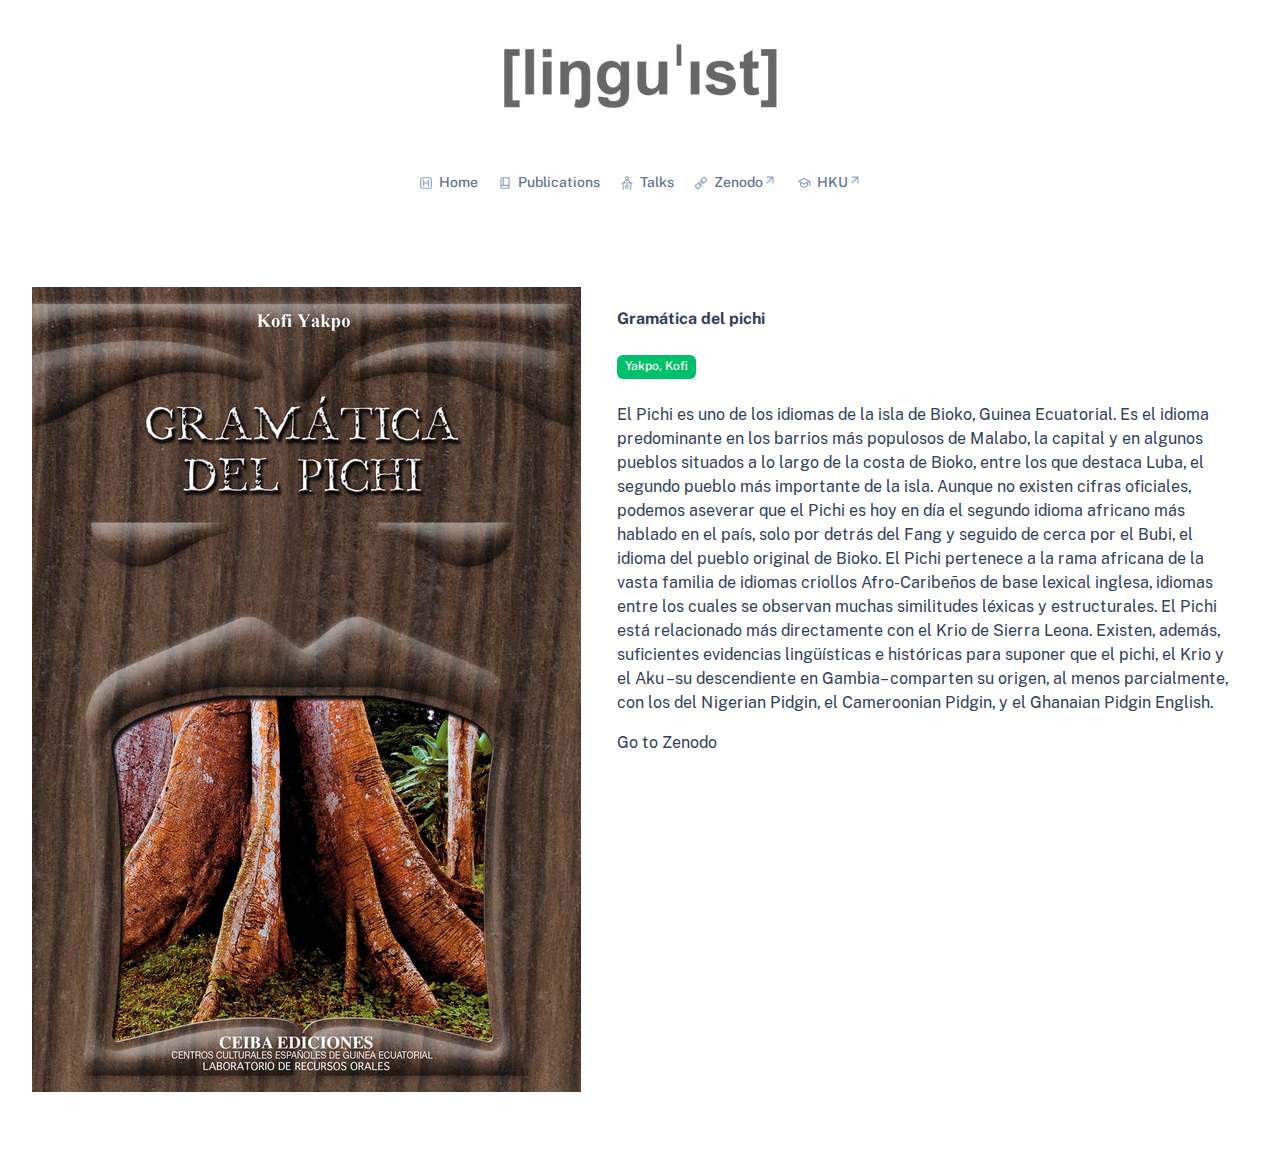
<file: publication/cr5un7ex/index.html>
<!DOCTYPE html><html><head><meta charset="utf-8">
<meta name="viewport" content="width=device-width, initial-scale=1">
<style id="nuxt-ui-colors">@layer base {
  :root {
  --ui-color-primary-50: var(--color-green-50, oklch(98.2% 0.018 155.826));
  --ui-color-primary-100: var(--color-green-100, oklch(96.2% 0.044 156.743));
  --ui-color-primary-200: var(--color-green-200, oklch(92.5% 0.084 155.995));
  --ui-color-primary-300: var(--color-green-300, oklch(87.1% 0.15 154.449));
  --ui-color-primary-400: var(--color-green-400, oklch(79.2% 0.209 151.711));
  --ui-color-primary-500: var(--color-green-500, oklch(72.3% 0.219 149.579));
  --ui-color-primary-600: var(--color-green-600, oklch(62.7% 0.194 149.214));
  --ui-color-primary-700: var(--color-green-700, oklch(52.7% 0.154 150.069));
  --ui-color-primary-800: var(--color-green-800, oklch(44.8% 0.119 151.328));
  --ui-color-primary-900: var(--color-green-900, oklch(39.3% 0.095 152.535));
  --ui-color-primary-950: var(--color-green-950, oklch(26.6% 0.065 152.934));
  --ui-color-secondary-50: var(--color-blue-50, oklch(97% 0.014 254.604));
  --ui-color-secondary-100: var(--color-blue-100, oklch(93.2% 0.032 255.585));
  --ui-color-secondary-200: var(--color-blue-200, oklch(88.2% 0.059 254.128));
  --ui-color-secondary-300: var(--color-blue-300, oklch(80.9% 0.105 251.813));
  --ui-color-secondary-400: var(--color-blue-400, oklch(70.7% 0.165 254.624));
  --ui-color-secondary-500: var(--color-blue-500, oklch(62.3% 0.214 259.815));
  --ui-color-secondary-600: var(--color-blue-600, oklch(54.6% 0.245 262.881));
  --ui-color-secondary-700: var(--color-blue-700, oklch(48.8% 0.243 264.376));
  --ui-color-secondary-800: var(--color-blue-800, oklch(42.4% 0.199 265.638));
  --ui-color-secondary-900: var(--color-blue-900, oklch(37.9% 0.146 265.522));
  --ui-color-secondary-950: var(--color-blue-950, oklch(28.2% 0.091 267.935));
  --ui-color-success-50: var(--color-green-50, oklch(98.2% 0.018 155.826));
  --ui-color-success-100: var(--color-green-100, oklch(96.2% 0.044 156.743));
  --ui-color-success-200: var(--color-green-200, oklch(92.5% 0.084 155.995));
  --ui-color-success-300: var(--color-green-300, oklch(87.1% 0.15 154.449));
  --ui-color-success-400: var(--color-green-400, oklch(79.2% 0.209 151.711));
  --ui-color-success-500: var(--color-green-500, oklch(72.3% 0.219 149.579));
  --ui-color-success-600: var(--color-green-600, oklch(62.7% 0.194 149.214));
  --ui-color-success-700: var(--color-green-700, oklch(52.7% 0.154 150.069));
  --ui-color-success-800: var(--color-green-800, oklch(44.8% 0.119 151.328));
  --ui-color-success-900: var(--color-green-900, oklch(39.3% 0.095 152.535));
  --ui-color-success-950: var(--color-green-950, oklch(26.6% 0.065 152.934));
  --ui-color-info-50: var(--color-blue-50, oklch(97% 0.014 254.604));
  --ui-color-info-100: var(--color-blue-100, oklch(93.2% 0.032 255.585));
  --ui-color-info-200: var(--color-blue-200, oklch(88.2% 0.059 254.128));
  --ui-color-info-300: var(--color-blue-300, oklch(80.9% 0.105 251.813));
  --ui-color-info-400: var(--color-blue-400, oklch(70.7% 0.165 254.624));
  --ui-color-info-500: var(--color-blue-500, oklch(62.3% 0.214 259.815));
  --ui-color-info-600: var(--color-blue-600, oklch(54.6% 0.245 262.881));
  --ui-color-info-700: var(--color-blue-700, oklch(48.8% 0.243 264.376));
  --ui-color-info-800: var(--color-blue-800, oklch(42.4% 0.199 265.638));
  --ui-color-info-900: var(--color-blue-900, oklch(37.9% 0.146 265.522));
  --ui-color-info-950: var(--color-blue-950, oklch(28.2% 0.091 267.935));
  --ui-color-warning-50: var(--color-yellow-50, oklch(98.7% 0.026 102.212));
  --ui-color-warning-100: var(--color-yellow-100, oklch(97.3% 0.071 103.193));
  --ui-color-warning-200: var(--color-yellow-200, oklch(94.5% 0.129 101.54));
  --ui-color-warning-300: var(--color-yellow-300, oklch(90.5% 0.182 98.111));
  --ui-color-warning-400: var(--color-yellow-400, oklch(85.2% 0.199 91.936));
  --ui-color-warning-500: var(--color-yellow-500, oklch(79.5% 0.184 86.047));
  --ui-color-warning-600: var(--color-yellow-600, oklch(68.1% 0.162 75.834));
  --ui-color-warning-700: var(--color-yellow-700, oklch(55.4% 0.135 66.442));
  --ui-color-warning-800: var(--color-yellow-800, oklch(47.6% 0.114 61.907));
  --ui-color-warning-900: var(--color-yellow-900, oklch(42.1% 0.095 57.708));
  --ui-color-warning-950: var(--color-yellow-950, oklch(28.6% 0.066 53.813));
  --ui-color-error-50: var(--color-red-50, oklch(97.1% 0.013 17.38));
  --ui-color-error-100: var(--color-red-100, oklch(93.6% 0.032 17.717));
  --ui-color-error-200: var(--color-red-200, oklch(88.5% 0.062 18.334));
  --ui-color-error-300: var(--color-red-300, oklch(80.8% 0.114 19.571));
  --ui-color-error-400: var(--color-red-400, oklch(70.4% 0.191 22.216));
  --ui-color-error-500: var(--color-red-500, oklch(63.7% 0.237 25.331));
  --ui-color-error-600: var(--color-red-600, oklch(57.7% 0.245 27.325));
  --ui-color-error-700: var(--color-red-700, oklch(50.5% 0.213 27.518));
  --ui-color-error-800: var(--color-red-800, oklch(44.4% 0.177 26.899));
  --ui-color-error-900: var(--color-red-900, oklch(39.6% 0.141 25.723));
  --ui-color-error-950: var(--color-red-950, oklch(25.8% 0.092 26.042));
  --ui-color-neutral-50: var(--color-slate-50, oklch(98.4% 0.003 247.858));
  --ui-color-neutral-100: var(--color-slate-100, oklch(96.8% 0.007 247.896));
  --ui-color-neutral-200: var(--color-slate-200, oklch(92.9% 0.013 255.508));
  --ui-color-neutral-300: var(--color-slate-300, oklch(86.9% 0.022 252.894));
  --ui-color-neutral-400: var(--color-slate-400, oklch(70.4% 0.04 256.788));
  --ui-color-neutral-500: var(--color-slate-500, oklch(55.4% 0.046 257.417));
  --ui-color-neutral-600: var(--color-slate-600, oklch(44.6% 0.043 257.281));
  --ui-color-neutral-700: var(--color-slate-700, oklch(37.2% 0.044 257.287));
  --ui-color-neutral-800: var(--color-slate-800, oklch(27.9% 0.041 260.031));
  --ui-color-neutral-900: var(--color-slate-900, oklch(20.8% 0.042 265.755));
  --ui-color-neutral-950: var(--color-slate-950, oklch(12.9% 0.042 264.695));
  }
  :root, .light {
  --ui-primary: var(--ui-color-primary-500);
  --ui-secondary: var(--ui-color-secondary-500);
  --ui-success: var(--ui-color-success-500);
  --ui-info: var(--ui-color-info-500);
  --ui-warning: var(--ui-color-warning-500);
  --ui-error: var(--ui-color-error-500);
  }
  .dark {
  --ui-primary: var(--ui-color-primary-400);
  --ui-secondary: var(--ui-color-secondary-400);
  --ui-success: var(--ui-color-success-400);
  --ui-info: var(--ui-color-info-400);
  --ui-warning: var(--ui-color-warning-400);
  --ui-error: var(--ui-color-error-400);
  }
}</style>
<style>@font-face{font-family:Public Sans;src:local("Public Sans Variable Italic"),url(/_fonts/8VR2wSMN-3U4NbWAVYXlkRV6hA0jFBXP-0RtL3X7fko-PrtgR_rlhMsn12WZx7AQRAIUOnABRo1CJtZI-SK8DMA.woff2) format(woff2);font-display:swap;unicode-range:U+0102-0103,U+0110-0111,U+0128-0129,U+0168-0169,U+01A0-01A1,U+01AF-01B0,U+0300-0301,U+0303-0304,U+0308-0309,U+0323,U+0329,U+1EA0-1EF9,U+20AB;font-weight:100 900;font-style:italic}@font-face{font-family:"Public Sans Fallback: Arial";src:local("Arial");size-adjust:104.8675%;ascent-override:90.5905%;descent-override:21.4557%;line-gap-override:0%}@font-face{font-family:Public Sans;src:local("Public Sans Variable Italic"),url(/_fonts/57NSSoFy1VLVs2gqly8Ls9awBnZMFyXGrefpmqvdqmc-tgpTBcCHEm_zCFnonRHj-i34Lo8WhfCOktnoUDzCzCU.woff2) format(woff2);font-display:swap;unicode-range:U+0100-02BA,U+02BD-02C5,U+02C7-02CC,U+02CE-02D7,U+02DD-02FF,U+0304,U+0308,U+0329,U+1D00-1DBF,U+1E00-1E9F,U+1EF2-1EFF,U+2020,U+20A0-20AB,U+20AD-20C0,U+2113,U+2C60-2C7F,U+A720-A7FF;font-weight:100 900;font-style:italic}@font-face{font-family:Public Sans;src:local("Public Sans Variable Italic"),url(/_fonts/Ld1FnTo3yTIwDyGfTQ5-Fws9AWsCbKfMvgxduXr7JcY-5AEIdCyK1YgWNU0wKhhSVmya2oBHCzUEe5a0KV3_VSM.woff2) format(woff2);font-display:swap;unicode-range:U+0000-00FF,U+0131,U+0152-0153,U+02BB-02BC,U+02C6,U+02DA,U+02DC,U+0304,U+0308,U+0329,U+2000-206F,U+20AC,U+2122,U+2191,U+2193,U+2212,U+2215,U+FEFF,U+FFFD;font-weight:100 900;font-style:italic}@font-face{font-family:Public Sans;src:local("Public Sans Variable"),url(/_fonts/NdzqRASp2bovDUhQT1IRE_EMqKJ2KYQdTCfFcBvL8yw-a5YHi_r4JGio6_2kIxoh7Czm8vG2H-2darXmKMUb7ls.woff2) format(woff2);font-display:swap;unicode-range:U+0102-0103,U+0110-0111,U+0128-0129,U+0168-0169,U+01A0-01A1,U+01AF-01B0,U+0300-0301,U+0303-0304,U+0308-0309,U+0323,U+0329,U+1EA0-1EF9,U+20AB;font-weight:100 900;font-style:normal}@font-face{font-family:Public Sans;src:local("Public Sans Variable"),url(/_fonts/iTkrULNFJJkTvihIg1Vqi5IODRH_9btXCioVF5l98I8-oZku0Yxfg843rE8UTF9_Y3DA8dgTVvmdaM7sC8akOec.woff2) format(woff2);font-display:swap;unicode-range:U+0100-02BA,U+02BD-02C5,U+02C7-02CC,U+02CE-02D7,U+02DD-02FF,U+0304,U+0308,U+0329,U+1D00-1DBF,U+1E00-1E9F,U+1EF2-1EFF,U+2020,U+20A0-20AB,U+20AD-20C0,U+2113,U+2C60-2C7F,U+A720-A7FF;font-weight:100 900;font-style:normal}@font-face{font-family:Public Sans;src:local("Public Sans Variable"),url(/_fonts/GsKUclqeNLJ96g5AU593ug6yanivOiwjW_7zESNPChw-lKHs27uFkEx9zESe0phefAo_dc3wso0NQuwxg42xKik.woff2) format(woff2);font-display:swap;unicode-range:U+0000-00FF,U+0131,U+0152-0153,U+02BB-02BC,U+02C6,U+02DA,U+02DC,U+0304,U+0308,U+0329,U+2000-206F,U+20AC,U+2122,U+2191,U+2193,U+2212,U+2215,U+FEFF,U+FFFD;font-weight:100 900;font-style:normal}@font-face{font-family:Public Sans;src:local("Public Sans Thin Italic"),url(/_fonts/AIN95-qJfkOhDJaOwV1k1nO5bT9cTxrNmwOZk0UYG3M-L9UgB4E2DQhY5nZbL_Y-tvhv8GXFaGajvVQ3ZVrI2-0.woff) format(woff);font-display:swap;font-weight:100;font-style:italic}@font-face{font-family:Public Sans;src:local("Public Sans ExtraLight Italic"),url(/_fonts/IeFHdiScBT4DgPhO1vmdlHdeVdp4IyCHWsKKehlvHiM-0hzjatXfj2HSNMpqv7m8YSQFxpoz58tvY2iH8xohEPc.woff) format(woff);font-display:swap;font-weight:200;font-style:italic}@font-face{font-family:Public Sans;src:local("Public Sans Light Italic"),url(/_fonts/l3NzpBD54dRZM99guzj65Fv367JVqIH4cfcUMMkQyz4-jOmak6dr2T7yCNEAbwOi8CwB188_bjc4sAi9RWRLPg8.woff) format(woff);font-display:swap;font-weight:300;font-style:italic}@font-face{font-family:Public Sans;src:local("Public Sans Regular Italic"),local("Public Sans Italic"),url(/_fonts/5IArdN4L5jOjmIgNWjXwBf8z7LwCc01XijCBmkK5aGg-GgJTPPxgKEyMUqCMPCThvaHTUuu_0DOPMa5ZaUnirrc.woff) format(woff);font-display:swap;font-weight:400;font-style:italic}@font-face{font-family:Public Sans;src:local("Public Sans Medium Italic"),url(/_fonts/VcMivr0bexw4wuCgM3KfT7ufOn0MBVSf4fAOnaSKcMQ-_PquuwLubAjku6GJVRB26LncvFaD1KxnhLfEwX0zACI.woff) format(woff);font-display:swap;font-weight:500;font-style:italic}@font-face{font-family:Public Sans;src:local("Public Sans SemiBold Italic"),url(/_fonts/RQuM9oqyBZLVckg_2j5DZNYP0zZ0UdWH9opo6dHz0Wk-k0f6BHfjR97WzeaNu_vxGhGAdnz2fMRXYL7x7iv44FM.woff) format(woff);font-display:swap;font-weight:600;font-style:italic}@font-face{font-family:Public Sans;src:local("Public Sans Bold Italic"),url(/_fonts/tlKtuelNQfWcU80gS10yE7hN_jWKDQWZ-qirYMB2HTU-Fq8kUz3pGJC1EV0ja1oWpMzem5mAod2dmNBMD0Xiw_s.woff) format(woff);font-display:swap;font-weight:700;font-style:italic}@font-face{font-family:Public Sans;src:local("Public Sans ExtraBold Italic"),url(/_fonts/ngtWhT8kmieGl4Ra8jUNcA8iUDIpOtiCUFjxlOJ6SSU-3Ta4pgprW9Asyo_guCkWQeN7BqjK5prsMdyweug6XKE.woff) format(woff);font-display:swap;font-weight:800;font-style:italic}@font-face{font-family:Public Sans;src:local("Public Sans Black Italic"),url(/_fonts/z8m9hYpMBa_sxWpih-SFrNNqkfqoDALpCewbRuIi0VA-XicA1FVJN5EYPHKJkjQf_ry3lgpBpQsWHnKNfBkpu2U.woff) format(woff);font-display:swap;font-weight:900;font-style:italic}@font-face{font-family:Public Sans;src:local("Public Sans Thin"),url(/_fonts/QE5ixqvYYHVV6J8TPxICtcfJGe0Cv5p6kKADzjbJA_U-CFPbKSXD8EP_bUNvUNTbjWgxLHAaf5Z3lOgfIal2CqY.woff) format(woff);font-display:swap;font-weight:100;font-style:normal}@font-face{font-family:Public Sans;src:local("Public Sans ExtraLight"),url(/_fonts/r9aBQFlXVxAdRH7hwWhth0C9ohuHV2KGh43tWaCBlJ8-TPjU87XwZxvOSoGaSzBlDbPnqJsHK91FbnWMJACdU_g.woff) format(woff);font-display:swap;font-weight:200;font-style:normal}@font-face{font-family:Public Sans;src:local("Public Sans Light"),url(/_fonts/5jR6J0PiCcHfBmWPDi_fAq0rdJwTtpfTH_Nt1oVGKVI-_MJ_u2AAEthfaFkYr2Us1cC3zsyrnC9rQcUWUCyadQk.woff) format(woff);font-display:swap;font-weight:300;font-style:normal}@font-face{font-family:Public Sans;src:local("Public Sans Regular"),local("Public Sans"),url(/_fonts/sBwYw97nBwL-OG9iwx4YflkEdv2ZnhNhTTg0UmbyXds-_cBWg83BUsWaALlCgOWmfgZ06hsMRpEvJk2PBCFMQvM.woff) format(woff);font-display:swap;font-weight:400;font-style:normal}@font-face{font-family:Public Sans;src:local("Public Sans Medium"),url(/_fonts/opbEuhz7QJaU60tjeKh5bPMoIYCRWmeCOfvEnbPyAAs-fTkAnF7CpSwd9BQmFkf_XVOXQF8PfsGWIq7aTzjulaU.woff) format(woff);font-display:swap;font-weight:500;font-style:normal}@font-face{font-family:Public Sans;src:local("Public Sans SemiBold"),url(/_fonts/WKdez1KObFVfdr7oOpoKChRTZVr81IQ5Yh5Tx_wTTgU-SMxAKQRoPYW3WlKZjSX29ZlJNaqJAwxfhNun9p9Q3l0.woff) format(woff);font-display:swap;font-weight:600;font-style:normal}@font-face{font-family:Public Sans;src:local("Public Sans Bold"),url(/_fonts/e90plyNTcceYpTLq3bZUaIlfflt4DWwTWUHgjPCDhf8-2vwNpo1OHULl1fvZkgM8cXYeGVwpZMqtqg3xvHN_J3U.woff) format(woff);font-display:swap;font-weight:700;font-style:normal}@font-face{font-family:Public Sans;src:local("Public Sans ExtraBold"),url(/_fonts/nlmCSPutKoyk38PZWPKeSYzpW-q8z7dvpw3RWyUQe34-gQUq72_pd3zE9TyUDmw4af6qKVhutG6bkCBivwv9YgE.woff) format(woff);font-display:swap;font-weight:800;font-style:normal}@font-face{font-family:Public Sans;src:local("Public Sans Black"),url(/_fonts/uuSWavIWJ8L2gBbJ0SiA8oCW6z0h33B0wKQ0J9D1-E-o45ygz4ryhPPDEUpVR6ewewkH2Gvf_yI-rV958XsAu8.woff) format(woff);font-display:swap;font-weight:900;font-style:normal}/*! tailwindcss v4.1.5 | MIT License | https://tailwindcss.com */@layer properties{@supports ((-webkit-hyphens:none) and (not (margin-trim:inline))) or ((-moz-orient:inline) and (not (color:rgb(from red r g b)))){*,::backdrop,:after,:before{--tw-translate-x:0;--tw-translate-y:0;--tw-translate-z:0;--tw-scale-x:1;--tw-scale-y:1;--tw-scale-z:1;--tw-rotate-x:initial;--tw-rotate-y:initial;--tw-rotate-z:initial;--tw-skew-x:initial;--tw-skew-y:initial;--tw-space-y-reverse:0;--tw-space-x-reverse:0;--tw-divide-y-reverse:0;--tw-border-style:solid;--tw-leading:initial;--tw-font-weight:initial;--tw-shadow:0 0 #0000;--tw-shadow-color:initial;--tw-shadow-alpha:100%;--tw-inset-shadow:0 0 #0000;--tw-inset-shadow-color:initial;--tw-inset-shadow-alpha:100%;--tw-ring-color:initial;--tw-ring-shadow:0 0 #0000;--tw-inset-ring-color:initial;--tw-inset-ring-shadow:0 0 #0000;--tw-ring-inset:initial;--tw-ring-offset-width:0px;--tw-ring-offset-color:#fff;--tw-ring-offset-shadow:0 0 #0000;--tw-outline-style:solid;--tw-backdrop-blur:initial;--tw-backdrop-brightness:initial;--tw-backdrop-contrast:initial;--tw-backdrop-grayscale:initial;--tw-backdrop-hue-rotate:initial;--tw-backdrop-invert:initial;--tw-backdrop-opacity:initial;--tw-backdrop-saturate:initial;--tw-backdrop-sepia:initial;--tw-duration:initial;--tw-ease:initial;--tw-content:""}}}@layer theme{:host,:root{--font-sans:"Public Sans",sans-serif;--font-mono:ui-monospace,SFMono-Regular,Menlo,Monaco,Consolas,"Liberation Mono","Courier New",monospace;--color-green-50:#effdf5;--color-green-100:#d9fbe8;--color-green-200:#b3f5d1;--color-green-300:#75edae;--color-green-400:#00dc82;--color-green-500:#00c16a;--color-green-600:#00a155;--color-green-700:#007f45;--color-green-800:#016538;--color-green-900:#0a5331;--color-green-950:#052e16;--color-blue-500:oklch(62.3% .214 259.815);--color-blue-600:oklch(54.6% .245 262.881);--color-gray-100:oklch(96.7% .003 264.542);--color-gray-200:oklch(92.8% .006 264.531);--color-gray-300:oklch(87.2% .01 258.338);--color-gray-400:oklch(70.7% .022 261.325);--color-gray-500:oklch(55.1% .027 264.364);--color-gray-600:oklch(44.6% .03 256.802);--color-gray-700:oklch(37.3% .034 259.733);--color-gray-800:oklch(27.8% .033 256.848);--color-white:#fff;--spacing:.25rem;--container-sm:24rem;--container-md:28rem;--container-lg:32rem;--container-7xl:80rem;--text-xs:.75rem;--text-xs--line-height:1.33333;--text-sm:.875rem;--text-sm--line-height:1.42857;--text-base:1rem;--text-base--line-height:1.5;--text-lg:1.125rem;--text-lg--line-height:1.55556;--text-xl:1.25rem;--text-xl--line-height:1.4;--text-2xl:1.5rem;--text-2xl--line-height:1.33333;--font-weight-normal:400;--font-weight-medium:500;--font-weight-semibold:600;--font-weight-bold:700;--radius-lg:calc(var(--ui-radius)*2);--ease-out:cubic-bezier(0,0,.2,1);--animate-spin:spin 1s linear infinite;--animate-pulse:pulse 2s cubic-bezier(.4,0,.6,1)infinite;--default-transition-duration:.15s;--default-transition-timing-function:cubic-bezier(.4,0,.2,1);--default-font-family:var(--font-sans);--default-mono-font-family:var(--font-mono)}}@layer base{*,::backdrop,:after,:before{border:0 solid;box-sizing:border-box;margin:0;padding:0}::file-selector-button{border:0 solid;box-sizing:border-box;margin:0;padding:0}:host,html{-webkit-text-size-adjust:100%;font-family:var(--default-font-family,ui-sans-serif,system-ui,sans-serif,"Apple Color Emoji","Segoe UI Emoji","Segoe UI Symbol","Noto Color Emoji");font-feature-settings:var(--default-font-feature-settings,normal);font-variation-settings:var(--default-font-variation-settings,normal);line-height:1.5;-moz-tab-size:4;-o-tab-size:4;tab-size:4;-webkit-tap-highlight-color:transparent}hr{border-top-width:1px;color:inherit;height:0}abbr:where([title]){-webkit-text-decoration:underline dotted;text-decoration:underline dotted}h1,h2,h3,h4,h5,h6{font-size:inherit;font-weight:inherit}a{color:inherit;-webkit-text-decoration:inherit;text-decoration:inherit}b,strong{font-weight:bolder}code,kbd,pre,samp{font-family:var(--default-mono-font-family,ui-monospace,SFMono-Regular,Menlo,Monaco,Consolas,"Liberation Mono","Courier New",monospace);font-feature-settings:var(--default-mono-font-feature-settings,normal);font-size:1em;font-variation-settings:var(--default-mono-font-variation-settings,normal)}small{font-size:80%}sub,sup{font-size:75%;line-height:0;position:relative;vertical-align:baseline}sub{bottom:-.25em}sup{top:-.5em}table{border-collapse:collapse;border-color:inherit;text-indent:0}:-moz-focusring{outline:auto}progress{vertical-align:baseline}summary{display:list-item}menu,ol,ul{list-style:none}audio,canvas,embed,iframe,img,object,svg,video{display:block;vertical-align:middle}img,video{height:auto;max-width:100%}button,input,optgroup,select,textarea{background-color:#0000;border-radius:0;color:inherit;font:inherit;font-feature-settings:inherit;font-variation-settings:inherit;letter-spacing:inherit;opacity:1}::file-selector-button{background-color:#0000;border-radius:0;color:inherit;font:inherit;font-feature-settings:inherit;font-variation-settings:inherit;letter-spacing:inherit;opacity:1}:where(select:is([multiple],[size])) optgroup{font-weight:bolder}:where(select:is([multiple],[size])) optgroup option{padding-inline-start:20px}::file-selector-button{margin-inline-end:4px}::-moz-placeholder{opacity:1}::placeholder{opacity:1}@supports (not (-webkit-appearance:-apple-pay-button)) or (contain-intrinsic-size:1px){::-moz-placeholder{color:currentColor}::placeholder{color:currentColor}@supports (color:color-mix(in lab,red,red)){::-moz-placeholder{color:color-mix(in oklab,currentcolor 50%,transparent)}::placeholder{color:color-mix(in oklab,currentcolor 50%,transparent)}}}textarea{resize:vertical}::-webkit-search-decoration{-webkit-appearance:none}::-webkit-date-and-time-value{min-height:1lh;text-align:inherit}::-webkit-datetime-edit{display:inline-flex;padding-block:0}::-webkit-datetime-edit-month-field,::-webkit-datetime-edit-year-field{padding-block:0}::-webkit-datetime-edit-day-field,::-webkit-datetime-edit-hour-field{padding-block:0}::-webkit-datetime-edit-minute-field,::-webkit-datetime-edit-second-field{padding-block:0}::-webkit-datetime-edit-meridiem-field,::-webkit-datetime-edit-millisecond-field{padding-block:0}:-moz-ui-invalid{box-shadow:none}button,input:where([type=button],[type=reset],[type=submit]){-webkit-appearance:button;-moz-appearance:button;appearance:button}::file-selector-button{-webkit-appearance:button;-moz-appearance:button;appearance:button}::-webkit-inner-spin-button,::-webkit-outer-spin-button{height:auto}[hidden]:where(:not([hidden=until-found])){display:none!important}body{background-color:var(--ui-bg);color:var(--ui-text);-webkit-font-smoothing:antialiased;-moz-osx-font-smoothing:grayscale;color-scheme:light}body:where(.dark,.dark *){color-scheme:dark}.light,:root{--ui-text-dimmed:var(--ui-color-neutral-400);--ui-text-muted:var(--ui-color-neutral-500);--ui-text-toned:var(--ui-color-neutral-600);--ui-text:var(--ui-color-neutral-700);--ui-text-highlighted:var(--ui-color-neutral-900);--ui-text-inverted:var(--color-white);--ui-bg:var(--color-white);--ui-bg-muted:var(--ui-color-neutral-50);--ui-bg-elevated:var(--ui-color-neutral-100);--ui-bg-accented:var(--ui-color-neutral-200);--ui-bg-inverted:var(--ui-color-neutral-900);--ui-border:var(--ui-color-neutral-200);--ui-border-muted:var(--ui-color-neutral-200);--ui-border-accented:var(--ui-color-neutral-300);--ui-border-inverted:var(--ui-color-neutral-900);--ui-radius:.25rem;--ui-container:var(--container-7xl)}.dark{--ui-text-dimmed:var(--ui-color-neutral-500);--ui-text-muted:var(--ui-color-neutral-400);--ui-text-toned:var(--ui-color-neutral-300);--ui-text:var(--ui-color-neutral-200);--ui-text-highlighted:var(--color-white);--ui-text-inverted:var(--ui-color-neutral-900);--ui-bg:var(--ui-color-neutral-900);--ui-bg-muted:var(--ui-color-neutral-800);--ui-bg-elevated:var(--ui-color-neutral-800);--ui-bg-accented:var(--ui-color-neutral-700);--ui-bg-inverted:var(--color-white);--ui-border:var(--ui-color-neutral-800);--ui-border-muted:var(--ui-color-neutral-700);--ui-border-accented:var(--ui-color-neutral-700);--ui-border-inverted:var(--color-white)}.tooltip-arrow,.tooltip-arrow:before{background:inherit;height:8px;position:absolute;width:8px}.tooltip-arrow{visibility:hidden}.tooltip-arrow:before{content:"";transform:rotate(45deg);visibility:visible}[data-tooltip-style^=light]+.tooltip>.tooltip-arrow:before{border-color:var(--color-gray-200);border-style:solid}[data-tooltip-style^=light]+.tooltip[data-popper-placement^=top]>.tooltip-arrow:before{border-bottom-width:1px;border-right-width:1px}[data-tooltip-style^=light]+.tooltip[data-popper-placement^=right]>.tooltip-arrow:before{border-bottom-width:1px;border-left-width:1px}[data-tooltip-style^=light]+.tooltip[data-popper-placement^=bottom]>.tooltip-arrow:before{border-left-width:1px;border-top-width:1px}[data-tooltip-style^=light]+.tooltip[data-popper-placement^=left]>.tooltip-arrow:before{border-right-width:1px;border-top-width:1px}.tooltip[data-popper-placement^=top]>.tooltip-arrow{bottom:-4px}.tooltip[data-popper-placement^=bottom]>.tooltip-arrow{top:-4px}.tooltip[data-popper-placement^=left]>.tooltip-arrow{right:-4px}.tooltip[data-popper-placement^=right]>.tooltip-arrow{left:-4px}.tooltip.invisible>.tooltip-arrow:before{visibility:hidden}[data-popper-arrow],[data-popper-arrow]:before{background:inherit;height:8px;position:absolute;width:8px}[data-popper-arrow]{visibility:hidden}[data-popper-arrow]:after,[data-popper-arrow]:before{content:"";transform:rotate(45deg);visibility:visible}[data-popper-arrow]:after{background:inherit;height:9px;position:absolute;width:9px}[role=tooltip]>[data-popper-arrow]:before{border-color:var(--color-gray-200);border-style:solid}.dark [role=tooltip]>[data-popper-arrow]:before{border-color:var(--color-gray-600);border-style:solid}[role=tooltip]>[data-popper-arrow]:after{border-color:var(--color-gray-200);border-style:solid}.dark [role=tooltip]>[data-popper-arrow]:after{border-color:var(--color-gray-600);border-style:solid}[data-popover][role=tooltip][data-popper-placement^=top]>[data-popper-arrow]:after,[data-popover][role=tooltip][data-popper-placement^=top]>[data-popper-arrow]:before{border-bottom-width:1px;border-right-width:1px}[data-popover][role=tooltip][data-popper-placement^=right]>[data-popper-arrow]:after,[data-popover][role=tooltip][data-popper-placement^=right]>[data-popper-arrow]:before{border-bottom-width:1px;border-left-width:1px}[data-popover][role=tooltip][data-popper-placement^=bottom]>[data-popper-arrow]:after,[data-popover][role=tooltip][data-popper-placement^=bottom]>[data-popper-arrow]:before{border-left-width:1px;border-top-width:1px}[data-popover][role=tooltip][data-popper-placement^=left]>[data-popper-arrow]:after,[data-popover][role=tooltip][data-popper-placement^=left]>[data-popper-arrow]:before{border-right-width:1px;border-top-width:1px}[data-popover][role=tooltip][data-popper-placement^=top]>[data-popper-arrow]{bottom:-5px}[data-popover][role=tooltip][data-popper-placement^=bottom]>[data-popper-arrow]{top:-5px}[data-popover][role=tooltip][data-popper-placement^=left]>[data-popper-arrow]{right:-5px}[data-popover][role=tooltip][data-popper-placement^=right]>[data-popper-arrow]{left:-5px}[role=tooltip].invisible>[data-popper-arrow]:after,[role=tooltip].invisible>[data-popper-arrow]:before{visibility:hidden}[multiple],[type=date],[type=datetime-local],[type=email],[type=month],[type=number],[type=password],[type=search],[type=tel],[type=text],[type=time],[type=url],[type=week],select,textarea{-webkit-appearance:none;-moz-appearance:none;appearance:none;border-color:var(--color-gray-500);--tw-shadow:0 0 #0000;background-color:#fff;border-radius:0;border-width:1px;font-size:1rem;line-height:1.5rem;padding:.5rem .75rem}:is([type=text],[type=email],[type=url],[type=password],[type=number],[type=date],[type=datetime-local],[type=month],[type=search],[type=tel],[type=time],[type=week],[multiple],textarea,select):focus{outline-offset:2px;--tw-ring-inset:var(--tw-empty, );--tw-ring-offset-width:0px;--tw-ring-offset-color:#fff;--tw-ring-color:var(--color-blue-600);--tw-ring-offset-shadow:var(--tw-ring-inset)0 0 0 var(--tw-ring-offset-width)var(--tw-ring-offset-color);--tw-ring-shadow:var(--tw-ring-inset)0 0 0 calc(1px + var(--tw-ring-offset-width))var(--tw-ring-color);border-color:var(--color-blue-600);box-shadow:var(--tw-ring-offset-shadow),var(--tw-ring-shadow),var(--tw-shadow);outline:2px solid #0000}input::-moz-placeholder,textarea::-moz-placeholder{color:var(--color-gray-500);opacity:1}input::placeholder,textarea::placeholder{color:var(--color-gray-500);opacity:1}::-webkit-datetime-edit-fields-wrapper{padding:0}input[type=time]::-webkit-calendar-picker-indicator{background:0 0}select:not([size]){background-image:url("data:image/svg+xml;charset=utf-8,%3Csvg xmlns='http://www.w3.org/2000/svg' fill='none' aria-hidden='true' viewBox='0 0 10 6'%3E%3Cpath stroke='oklch(55.1%25 0.027 264.364)' stroke-linecap='round' stroke-linejoin='round' stroke-width='2' d='m1 1 4 4 4-4'/%3E%3C/svg%3E");background-position:right .75rem center;background-repeat:no-repeat;background-size:.75em .75em;padding-right:2.5rem;-webkit-print-color-adjust:exact;print-color-adjust:exact}[dir=rtl] select:not([size]){background-position:.75rem;padding-left:0;padding-right:.75rem}[multiple]{background-image:none;background-position:0 0;background-repeat:unset;background-size:initial;padding-right:.75rem;-webkit-print-color-adjust:unset;print-color-adjust:unset}[type=checkbox],[type=radio]{-webkit-appearance:none;-moz-appearance:none;appearance:none;border-color:--color-gray-500;color:var(--color-blue-600);height:1rem;-webkit-print-color-adjust:exact;print-color-adjust:exact;-webkit-user-select:none;-moz-user-select:none;user-select:none;vertical-align:middle;width:1rem;--tw-shadow:0 0 #0000;background-color:#fff;background-origin:border-box;border-width:1px;display:inline-block;flex-shrink:0;padding:0}[type=checkbox]{border-radius:0}[type=radio]{border-radius:100%}[type=checkbox]:focus,[type=radio]:focus{outline-offset:2px;--tw-ring-inset:var(--tw-empty, );--tw-ring-offset-width:2px;--tw-ring-offset-color:#fff;--tw-ring-color:var(--color-blue-600);--tw-ring-offset-shadow:var(--tw-ring-inset)0 0 0 var(--tw-ring-offset-width)var(--tw-ring-offset-color);--tw-ring-shadow:var(--tw-ring-inset)0 0 0 calc(2px + var(--tw-ring-offset-width))var(--tw-ring-color);box-shadow:var(--tw-ring-offset-shadow),var(--tw-ring-shadow),var(--tw-shadow);outline:2px solid #0000}.dark [type=checkbox]:checked,.dark [type=radio]:checked,[type=checkbox]:checked,[type=radio]:checked{background-color:currentColor!important;background-position:50%;background-repeat:no-repeat;background-size:.55em .55em;border-color:#0000!important}[type=checkbox]:checked{background-image:url("data:image/svg+xml;charset=utf-8,%3Csvg xmlns='http://www.w3.org/2000/svg' fill='none' aria-hidden='true' viewBox='0 0 16 12'%3E%3Cpath stroke='%23fff' stroke-linecap='round' stroke-linejoin='round' stroke-width='3' d='M1 5.917 5.724 10.5 15 1.5'/%3E%3C/svg%3E");background-repeat:no-repeat;background-size:.55em .55em;-webkit-print-color-adjust:exact;print-color-adjust:exact}.dark [type=radio]:checked,[type=radio]:checked{background-image:url("data:image/svg+xml;charset=utf-8,%3Csvg xmlns='http://www.w3.org/2000/svg' fill='%23fff' viewBox='0 0 16 16'%3E%3Ccircle cx='8' cy='8' r='3'/%3E%3C/svg%3E");background-size:1em 1em}[type=checkbox]:indeterminate{background-color:currentColor!important;background-image:url("data:image/svg+xml;charset=utf-8,%3Csvg xmlns='http://www.w3.org/2000/svg' fill='none' aria-hidden='true' viewBox='0 0 16 12'%3E%3Cpath stroke='%23fff' stroke-linecap='round' stroke-linejoin='round' stroke-width='3' d='M.5 6h14'/%3E%3C/svg%3E");background-position:50%;background-repeat:no-repeat;background-size:.55em .55em;border-color:#0000!important;-webkit-print-color-adjust:exact;print-color-adjust:exact}[type=checkbox]:indeterminate:focus,[type=checkbox]:indeterminate:hover{background-color:currentColor!important;border-color:#0000!important}[type=file]{background:unset;border-color:inherit;border-radius:0;border-width:0;font-size:unset;line-height:inherit;padding:0}[type=file]:focus{outline:1px auto inherit}input[type=file]::file-selector-button{background:var(--color-gray-800);border:0;color:#fff;cursor:pointer;font-size:.875rem;font-weight:500;margin-inline:-1rem 1rem;padding:.625rem 1rem .625rem 2rem}input[type=file]::file-selector-button:hover{background:var(--color-gray-700)}[dir=rtl] input[type=file]::file-selector-button{padding-left:1rem;padding-right:2rem}.dark input[type=file]::file-selector-button{background:var(--color-gray-600);color:#fff}.dark input[type=file]::file-selector-button:hover{background:var(--color-gray-500)}input[type=range]::-webkit-slider-thumb{-webkit-appearance:none;-moz-appearance:none;appearance:none;background:var(--color-blue-600);border:0;border-radius:9999px;cursor:pointer;height:1.25rem;width:1.25rem}input[type=range]:disabled::-webkit-slider-thumb{background:var(--color-gray-400)}.dark input[type=range]:disabled::-webkit-slider-thumb{background:var(--color-gray-500)}input[type=range]:focus::-webkit-slider-thumb{outline-offset:2px;--tw-ring-offset-shadow:var(--tw-ring-inset)0 0 0 var(--tw-ring-offset-width)var(--tw-ring-offset-color);--tw-ring-shadow:var(--tw-ring-inset)0 0 0 calc(4px + var(--tw-ring-offset-width))var(--tw-ring-color);box-shadow:var(--tw-ring-offset-shadow),var(--tw-ring-shadow),var(--tw-shadow,0 0 #0000);--tw-ring-opacity:1;--tw-ring-color:rgb(164 202 254/var(--tw-ring-opacity));outline:2px solid #0000}input[type=range]::-moz-range-thumb{-moz-appearance:none;-webkit-appearance:none;appearance:none;background:var(--color-blue-600);border:0;border-radius:9999px;cursor:pointer;height:1.25rem;width:1.25rem}input[type=range]:disabled::-moz-range-thumb{background:var(--color-gray-400)}.dark input[type=range]:disabled::-moz-range-thumb{background:var(--color-gray-500)}input[type=range]::-moz-range-progress{background:var(--color-blue-500)}input[type=range]::-ms-fill-lower{background:var(--color-blue-500)}input[type=range].range-sm::-webkit-slider-thumb{height:1rem;width:1rem}input[type=range].range-lg::-webkit-slider-thumb{height:1.5rem;width:1.5rem}input[type=range].range-sm::-moz-range-thumb{height:1rem;width:1rem}input[type=range].range-lg::-moz-range-thumb{height:1.5rem;width:1.5rem}.toggle-bg:after{background:#fff;border-color:var(--color-gray-300);border-radius:9999px;border-width:1px;box-shadow:var(--tw-ring-inset) 0 0 0 calc(var(--tw-ring-offset-width)) var(--tw-ring-color);content:"";height:1.25rem;left:.125rem;position:absolute;top:.125rem;transition-duration:.15s;transition-property:background-color,border-color,color,fill,stroke,opacity,box-shadow,transform,filter,-webkit-backdrop-filter,backdrop-filter;width:1.25rem}input:checked+.toggle-bg:after{border-color:#fff;transform:translate(100%)}input:checked+.toggle-bg{background:var(--color-blue-600);border-color:var(--color-blue-600)}}@layer components;@layer utilities{.pointer-events-auto{pointer-events:auto}.pointer-events-none{pointer-events:none}.sr-only{clip:rect(0,0,0,0);border-width:0;height:1px;margin:-1px;overflow:hidden;padding:0;white-space:nowrap;width:1px}.absolute,.sr-only{position:absolute}.fixed{position:fixed}.relative{position:relative}.sticky{position:sticky}.inset-0{inset:calc(var(--spacing)*0)}.inset-x-0{inset-inline:calc(var(--spacing)*0)}.inset-x-1{inset-inline:calc(var(--spacing)*1)}.inset-x-4{inset-inline:calc(var(--spacing)*4)}.inset-y-0{inset-block:calc(var(--spacing)*0)}.inset-y-1{inset-block:calc(var(--spacing)*1)}.inset-y-1\.5{inset-block:calc(var(--spacing)*1.5)}.inset-y-2{inset-block:calc(var(--spacing)*2)}.inset-y-4{inset-block:calc(var(--spacing)*4)}.-start-px{inset-inline-start:-1px}.start-0{inset-inline-start:calc(var(--spacing)*0)}.start-4{inset-inline-start:calc(var(--spacing)*4)}.start-\[calc\(50\%\+16px\)\]{inset-inline-start:calc(50% + 16px)}.start-\[calc\(50\%\+20px\)\]{inset-inline-start:calc(50% + 20px)}.start-\[calc\(50\%\+28px\)\]{inset-inline-start:calc(50% + 28px)}.start-\[calc\(50\%\+32px\)\]{inset-inline-start:calc(50% + 32px)}.start-\[calc\(50\%\+36px\)\]{inset-inline-start:calc(50% + 36px)}.start-\[calc\(50\%-1px\)\]{inset-inline-start:calc(50% - 1px)}.end-0{inset-inline-end:calc(var(--spacing)*0)}.end-4{inset-inline-end:calc(var(--spacing)*4)}.end-\[calc\(-50\%\+16px\)\]{inset-inline-end:calc(16px - 50%)}.end-\[calc\(-50\%\+20px\)\]{inset-inline-end:calc(20px - 50%)}.end-\[calc\(-50\%\+28px\)\]{inset-inline-end:calc(28px - 50%)}.end-\[calc\(-50\%\+32px\)\]{inset-inline-end:calc(32px - 50%)}.end-\[calc\(-50\%\+36px\)\]{inset-inline-end:calc(36px - 50%)}.top-0{top:calc(var(--spacing)*0)}.top-1\/2{top:50%}.top-4{top:calc(var(--spacing)*4)}.top-\[30px\]{top:30px}.top-\[38px\]{top:38px}.top-\[46px\]{top:46px}.top-\[50\%\]{top:50%}.top-\[54px\]{top:54px}.top-\[62px\]{top:62px}.top-\[calc\(50\%-2px\)\]{top:calc(50% - 2px)}.top-full{top:100%}.right-0{right:calc(var(--spacing)*0)}.right-4{right:calc(var(--spacing)*4)}.-bottom-7{bottom:calc(var(--spacing)*-7)}.-bottom-\[10px\]{bottom:-10px}.-bottom-px{bottom:-1px}.bottom-0{bottom:calc(var(--spacing)*0)}.bottom-4{bottom:calc(var(--spacing)*4)}.left-\(--reka-navigation-menu-viewport-left\){left:var(--reka-navigation-menu-viewport-left)}.left-0{left:calc(var(--spacing)*0)}.left-1\/2{left:50%}.left-4{left:calc(var(--spacing)*4)}.isolate{isolation:isolate}.z-\(--index\){z-index:var(--index)}.z-\[-1\]{z-index:-1}.z-\[1\]{z-index:1}.z-\[2\]{z-index:2}.z-\[100\]{z-index:100}.col-start-1{grid-column-start:1}.row-start-1{grid-row-start:1}.container{width:100%}@media (min-width:40rem){.container{max-width:40rem}}@media (min-width:48rem){.container{max-width:48rem}}@media (min-width:64rem){.container{max-width:64rem}}@media (min-width:80rem){.container{max-width:80rem}}@media (min-width:96rem){.container{max-width:96rem}}.m-0\.5{margin:calc(var(--spacing)*.5)}.-mx-1{margin-inline:calc(var(--spacing)*-1)}.mx-3{margin-inline:calc(var(--spacing)*3)}.mx-auto{margin-inline:auto}.my-1{margin-block:calc(var(--spacing)*1)}.my-2{margin-block:calc(var(--spacing)*2)}.-ms-4{margin-inline-start:calc(var(--spacing)*-4)}.-ms-px{margin-inline-start:-1px}.ms-2{margin-inline-start:calc(var(--spacing)*2)}.ms-4\.5{margin-inline-start:calc(var(--spacing)*4.5)}.ms-5{margin-inline-start:calc(var(--spacing)*5)}.ms-auto{margin-inline-start:auto}.-me-0\.5{margin-inline-end:calc(var(--spacing)*-.5)}.-me-1\.5{margin-inline-end:calc(var(--spacing)*-1.5)}.-me-2{margin-inline-end:calc(var(--spacing)*-2)}.me-2{margin-inline-end:calc(var(--spacing)*2)}.-mt-4{margin-top:calc(var(--spacing)*-4)}.mt-1{margin-top:calc(var(--spacing)*1)}.mt-1\.5{margin-top:calc(var(--spacing)*1.5)}.mt-2{margin-top:calc(var(--spacing)*2)}.mt-2\.5{margin-top:calc(var(--spacing)*2.5)}.mt-3{margin-top:calc(var(--spacing)*3)}.mt-3\.5{margin-top:calc(var(--spacing)*3.5)}.mt-4{margin-top:calc(var(--spacing)*4)}.mt-24{margin-top:calc(var(--spacing)*24)}.mt-auto{margin-top:auto}.\!mr-4{margin-right:calc(var(--spacing)*4)!important}.-mb-px{margin-bottom:-1px}.mb-1{margin-bottom:calc(var(--spacing)*1)}.mb-3{margin-bottom:calc(var(--spacing)*3)}.mb-4{margin-bottom:calc(var(--spacing)*4)}.mb-24{margin-bottom:calc(var(--spacing)*24)}.mb-auto{margin-bottom:auto}.\!ml-4{margin-left:calc(var(--spacing)*4)!important}.block{display:block}.flex{display:flex}.grid{display:grid}.hidden{display:none}.inline-block{display:inline-block}.inline-flex{display:inline-flex}.table{display:table}.size-2\.5{height:calc(var(--spacing)*2.5);width:calc(var(--spacing)*2.5)}.size-3{height:calc(var(--spacing)*3);width:calc(var(--spacing)*3)}.size-3\.5{height:calc(var(--spacing)*3.5);width:calc(var(--spacing)*3.5)}.size-4{height:calc(var(--spacing)*4);width:calc(var(--spacing)*4)}.size-4\.5{height:calc(var(--spacing)*4.5);width:calc(var(--spacing)*4.5)}.size-5{height:calc(var(--spacing)*5);width:calc(var(--spacing)*5)}.size-6{height:calc(var(--spacing)*6);width:calc(var(--spacing)*6)}.size-7{height:calc(var(--spacing)*7);width:calc(var(--spacing)*7)}.size-8{height:calc(var(--spacing)*8);width:calc(var(--spacing)*8)}.size-9{height:calc(var(--spacing)*9);width:calc(var(--spacing)*9)}.size-10{height:calc(var(--spacing)*10);width:calc(var(--spacing)*10)}.size-10\/12{height:83.3333%;width:83.3333%}.size-11{height:calc(var(--spacing)*11);width:calc(var(--spacing)*11)}.size-12{height:calc(var(--spacing)*12);width:calc(var(--spacing)*12)}.size-14{height:calc(var(--spacing)*14);width:calc(var(--spacing)*14)}.size-full{height:100%;width:100%}.\!h-1\.5{height:calc(var(--spacing)*1.5)!important}.\!h-12{height:calc(var(--spacing)*12)!important}.h-\(--reka-navigation-menu-viewport-height\){height:var(--reka-navigation-menu-viewport-height)}.h-\(--reka-tabs-indicator-size\){height:var(--reka-tabs-indicator-size)}.h-0\.5{height:calc(var(--spacing)*.5)}.h-1{height:calc(var(--spacing)*1)}.h-2{height:calc(var(--spacing)*2)}.h-2\.5{height:calc(var(--spacing)*2.5)}.h-2\/5{height:40%}.h-3{height:calc(var(--spacing)*3)}.h-4{height:calc(var(--spacing)*4)}.h-5{height:calc(var(--spacing)*5)}.h-6{height:calc(var(--spacing)*6)}.h-38{height:calc(var(--spacing)*38)}.h-40{height:calc(var(--spacing)*40)}.h-42{height:calc(var(--spacing)*42)}.h-44{height:calc(var(--spacing)*44)}.h-46{height:calc(var(--spacing)*46)}.h-\[4px\]{height:4px}.h-\[5px\]{height:5px}.h-\[6px\]{height:6px}.h-\[7px\]{height:7px}.h-\[8px\]{height:8px}.h-\[9px\]{height:9px}.h-\[10px\]{height:10px}.h-\[11px\]{height:11px}.h-\[12px\]{height:12px}.h-auto{height:auto}.h-full{height:100%}.h-px{height:1px}.h-screen{height:100vh}.max-h-40{max-height:calc(var(--spacing)*40)}.max-h-60{max-height:calc(var(--spacing)*60)}.max-h-\[96\%\]{max-height:96%}.max-h-\[calc\(100dvh-2rem\)\]{max-height:calc(100dvh - 2rem)}.max-h-full{max-height:100%}.min-h-0{min-height:calc(var(--spacing)*0)}.min-h-16{min-height:calc(var(--spacing)*16)}.\!w-1\.5{width:calc(var(--spacing)*1.5)!important}.\!w-12{width:calc(var(--spacing)*12)!important}.w-\(--reka-combobox-trigger-width\){width:var(--reka-combobox-trigger-width)}.w-\(--reka-navigation-menu-indicator-size\){width:var(--reka-navigation-menu-indicator-size)}.w-\(--reka-select-trigger-width\){width:var(--reka-select-trigger-width)}.w-\(--reka-tabs-indicator-size\){width:var(--reka-tabs-indicator-size)}.w-0{width:calc(var(--spacing)*0)}.w-0\.5{width:calc(var(--spacing)*.5)}.w-1{width:calc(var(--spacing)*1)}.w-2{width:calc(var(--spacing)*2)}.w-3{width:calc(var(--spacing)*3)}.w-4{width:calc(var(--spacing)*4)}.w-5{width:calc(var(--spacing)*5)}.w-7{width:calc(var(--spacing)*7)}.w-8{width:calc(var(--spacing)*8)}.w-9{width:calc(var(--spacing)*9)}.w-10{width:calc(var(--spacing)*10)}.w-11{width:calc(var(--spacing)*11)}.w-38{width:calc(var(--spacing)*38)}.w-40{width:calc(var(--spacing)*40)}.w-42{width:calc(var(--spacing)*42)}.w-44{width:calc(var(--spacing)*44)}.w-46{width:calc(var(--spacing)*46)}.w-60{width:calc(var(--spacing)*60)}.w-\[6px\]{width:6px}.w-\[7px\]{width:7px}.w-\[8px\]{width:8px}.w-\[9px\]{width:9px}.w-\[10px\]{width:10px}.w-\[calc\(100\%-2rem\)\]{width:calc(100% - 2rem)}.w-\[calc\(100vw-2rem\)\]{width:calc(100vw - 2rem)}.w-auto{width:auto}.w-full{width:100%}.w-px{width:1px}.max-w-\(--ui-container\){max-width:var(--ui-container)}.max-w-32{max-width:calc(var(--spacing)*32)}.max-w-\[calc\(100\%-2rem\)\]{max-width:calc(100% - 2rem)}.max-w-lg{max-width:var(--container-lg)}.max-w-md{max-width:var(--container-md)}.max-w-sm{max-width:var(--container-sm)}.min-w-0{min-width:calc(var(--spacing)*0)}.min-w-5{min-width:calc(var(--spacing)*5)}.min-w-32{min-width:calc(var(--spacing)*32)}.min-w-\[4px\]{min-width:4px}.min-w-\[5px\]{min-width:5px}.min-w-\[6px\]{min-width:6px}.min-w-\[7px\]{min-width:7px}.min-w-\[8px\]{min-width:8px}.min-w-\[9px\]{min-width:9px}.min-w-\[10px\]{min-width:10px}.min-w-\[11px\]{min-width:11px}.min-w-\[12px\]{min-width:12px}.min-w-\[16px\]{min-width:16px}.min-w-\[20px\]{min-width:20px}.min-w-\[24px\]{min-width:24px}.min-w-full{min-width:100%}.flex-1{flex:1}.shrink-0{flex-shrink:0}.grow{flex-grow:1}.basis-full{flex-basis:100%}.border-collapse{border-collapse:collapse}.origin-\(--reka-combobox-content-transform-origin\){transform-origin:var(--reka-combobox-content-transform-origin)}.origin-\(--reka-context-menu-content-transform-origin\){transform-origin:var(--reka-context-menu-content-transform-origin)}.origin-\(--reka-dropdown-menu-content-transform-origin\){transform-origin:var(--reka-dropdown-menu-content-transform-origin)}.origin-\(--reka-popover-content-transform-origin\){transform-origin:var(--reka-popover-content-transform-origin)}.origin-\(--reka-select-content-transform-origin\){transform-origin:var(--reka-select-content-transform-origin)}.origin-\(--reka-tooltip-content-transform-origin\){transform-origin:var(--reka-tooltip-content-transform-origin)}.origin-\[top_center\]{transform-origin:top}.-translate-x-1\/2{--tw-translate-x:-50%}.-translate-x-1\/2,.-translate-x-\[4px\]{translate:var(--tw-translate-x)var(--tw-translate-y)}.-translate-x-\[4px\]{--tw-translate-x:-4px}.translate-x-\(--reka-navigation-menu-indicator-position\){--tw-translate-x:var(--reka-navigation-menu-indicator-position);translate:var(--tw-translate-x)var(--tw-translate-y)}.translate-x-\(--reka-tabs-indicator-position\){--tw-translate-x:var(--reka-tabs-indicator-position);translate:var(--tw-translate-x)var(--tw-translate-y)}.translate-x-1\/2{--tw-translate-x:50%}.-translate-y-1\/2,.translate-x-1\/2{translate:var(--tw-translate-x)var(--tw-translate-y)}.-translate-y-1\/2{--tw-translate-y:-50%}.translate-y-\(--reka-tabs-indicator-position\){--tw-translate-y:var(--reka-tabs-indicator-position);translate:var(--tw-translate-x)var(--tw-translate-y)}.translate-y-1\/2{--tw-translate-y:50%;translate:var(--tw-translate-x)var(--tw-translate-y)}.scale-80{--tw-scale-x:80%;--tw-scale-y:80%;--tw-scale-z:80%;scale:var(--tw-scale-x)var(--tw-scale-y)}.rotate-45{rotate:45deg}.rotate-90{rotate:90deg}.transform{transform:var(--tw-rotate-x,)var(--tw-rotate-y,)var(--tw-rotate-z,)var(--tw-skew-x,)var(--tw-skew-y,)}.transform-\(--transform\){transform:var(--transform)}.animate-pulse{animation:var(--animate-pulse)}.animate-spin{animation:var(--animate-spin)}.cursor-not-allowed{cursor:not-allowed}.cursor-pointer{cursor:pointer}.touch-none{touch-action:none}.resize-none{resize:none}.scroll-py-1{scroll-padding-block:calc(var(--spacing)*1)}.columns-2{-moz-columns:2;column-count:2}.grid-cols-2{grid-template-columns:repeat(2,minmax(0,1fr))}.grid-cols-7{grid-template-columns:repeat(7,minmax(0,1fr))}.flex-col{flex-direction:column}.flex-col-reverse{flex-direction:column-reverse}.flex-row{flex-direction:row}.flex-row-reverse{flex-direction:row-reverse}.flex-wrap{flex-wrap:wrap}.place-items-center{place-items:center}.content-center{align-content:center}.items-center{align-items:center}.items-end{align-items:flex-end}.items-start{align-items:flex-start}.justify-between{justify-content:space-between}.justify-center{justify-content:center}.justify-end{justify-content:flex-end}.gap-0{gap:calc(var(--spacing)*0)}.gap-0\.5{gap:calc(var(--spacing)*.5)}.gap-1{gap:calc(var(--spacing)*1)}.gap-1\.5{gap:calc(var(--spacing)*1.5)}.gap-2{gap:calc(var(--spacing)*2)}.gap-2\.5{gap:calc(var(--spacing)*2.5)}.gap-3{gap:calc(var(--spacing)*3)}.gap-3\.5{gap:calc(var(--spacing)*3.5)}.gap-4{gap:calc(var(--spacing)*4)}:where(.-space-y-px>:not(:last-child)){--tw-space-y-reverse:0;margin-block-end:calc(-1px*(1 - var(--tw-space-y-reverse)));margin-block-start:calc(-1px*var(--tw-space-y-reverse))}:where(.space-y-1>:not(:last-child)){--tw-space-y-reverse:0;margin-block-end:calc(var(--spacing)*1*(1 - var(--tw-space-y-reverse)));margin-block-start:calc(var(--spacing)*1*var(--tw-space-y-reverse))}:where(.space-y-2>:not(:last-child)){--tw-space-y-reverse:0;margin-block-end:calc(var(--spacing)*2*(1 - var(--tw-space-y-reverse)));margin-block-start:calc(var(--spacing)*2*var(--tw-space-y-reverse))}:where(.space-y-4>:not(:last-child)){--tw-space-y-reverse:0;margin-block-end:calc(var(--spacing)*4*(1 - var(--tw-space-y-reverse)));margin-block-start:calc(var(--spacing)*4*var(--tw-space-y-reverse))}.gap-x-2{-moz-column-gap:calc(var(--spacing)*2);column-gap:calc(var(--spacing)*2)}:where(.-space-x-px>:not(:last-child)){--tw-space-x-reverse:0;margin-inline-end:calc(-1px*(1 - var(--tw-space-x-reverse)));margin-inline-start:calc(-1px*var(--tw-space-x-reverse))}:where(.space-x-1>:not(:last-child)){--tw-space-x-reverse:0;margin-inline-end:calc(var(--spacing)*1*(1 - var(--tw-space-x-reverse)));margin-inline-start:calc(var(--spacing)*1*var(--tw-space-x-reverse))}:where(.space-x-8>:not(:last-child)){--tw-space-x-reverse:0;margin-inline-end:calc(var(--spacing)*8*(1 - var(--tw-space-x-reverse)));margin-inline-start:calc(var(--spacing)*8*var(--tw-space-x-reverse))}.gap-y-0\.5{row-gap:calc(var(--spacing)*.5)}.gap-y-1{row-gap:calc(var(--spacing)*1)}.gap-y-1\.5{row-gap:calc(var(--spacing)*1.5)}:where(.divide-y>:not(:last-child)){--tw-divide-y-reverse:0;border-bottom-style:var(--tw-border-style);border-bottom-width:calc(1px*(1 - var(--tw-divide-y-reverse)));border-top-style:var(--tw-border-style);border-top-width:calc(1px*var(--tw-divide-y-reverse))}:where(.divide-default>:not(:last-child)){border-color:var(--ui-border)}.self-end{align-self:flex-end}.truncate{overflow:hidden;text-overflow:ellipsis;white-space:nowrap}.overflow-auto{overflow:auto}.overflow-clip{overflow:clip}.overflow-hidden{overflow:hidden}.overflow-y-auto{overflow-y:auto}.rounded-\[inherit\]{border-radius:inherit}.rounded-full{border-radius:3.40282e+38px}.rounded-lg{border-radius:calc(var(--ui-radius)*2)}.rounded-md{border-radius:calc(var(--ui-radius)*1.5)}.rounded-sm{border-radius:var(--ui-radius)}.rounded-xs{border-radius:calc(var(--ui-radius)*.5)}.rounded-t-lg{border-top-right-radius:calc(var(--ui-radius)*2)}.rounded-l-lg,.rounded-t-lg{border-top-left-radius:calc(var(--ui-radius)*2)}.rounded-l-lg{border-bottom-left-radius:calc(var(--ui-radius)*2)}.rounded-r-lg{border-top-right-radius:calc(var(--ui-radius)*2)}.rounded-b-lg,.rounded-r-lg{border-bottom-right-radius:calc(var(--ui-radius)*2)}.rounded-b-lg{border-bottom-left-radius:calc(var(--ui-radius)*2)}.border{border-style:var(--tw-border-style);border-width:1px}.border-0{border-style:var(--tw-border-style);border-width:0}.border-2{border-style:var(--tw-border-style);border-width:2px}.border-s{border-inline-start-style:var(--tw-border-style);border-inline-start-width:1px}.border-s-\[2px\]{border-inline-start-style:var(--tw-border-style);border-inline-start-width:2px}.border-s-\[3px\]{border-inline-start-style:var(--tw-border-style);border-inline-start-width:3px}.border-s-\[4px\]{border-inline-start-style:var(--tw-border-style);border-inline-start-width:4px}.border-s-\[5px\]{border-inline-start-style:var(--tw-border-style);border-inline-start-width:5px}.border-t{border-top-style:var(--tw-border-style);border-top-width:1px}.border-t-\[2px\]{border-top-style:var(--tw-border-style);border-top-width:2px}.border-t-\[3px\]{border-top-style:var(--tw-border-style);border-top-width:3px}.border-t-\[4px\]{border-top-style:var(--tw-border-style);border-top-width:4px}.border-t-\[5px\]{border-top-style:var(--tw-border-style);border-top-width:5px}.border-b{border-bottom-style:var(--tw-border-style);border-bottom-width:1px}.border-dashed{--tw-border-style:dashed;border-style:dashed}.border-dotted{--tw-border-style:dotted;border-style:dotted}.border-solid{--tw-border-style:solid;border-style:solid}.border-default{border-color:var(--ui-border)}.border-error{border-color:var(--ui-error)}.border-gray-200{border-color:var(--color-gray-200)}.border-info{border-color:var(--ui-info)}.border-muted{border-color:var(--ui-border-muted)}.border-primary{border-color:var(--ui-primary)}.border-secondary{border-color:var(--ui-secondary)}.border-success{border-color:var(--ui-success)}.border-transparent{border-color:#0000}.border-warning{border-color:var(--ui-warning)}.datatable-wrapper .datatable-table tbody tr.selected{background-color:var(--color-gray-100)}.dark .datatable-wrapper .datatable-table tbody tr.selected{background-color:var(--color-gray-700)}.\!bg-accented{background-color:var(--ui-bg-accented)!important}.bg-accented{background-color:var(--ui-bg-accented)}.bg-border{background-color:var(--ui-border)}.bg-default,.bg-default\/75{background-color:var(--ui-bg)}@supports (color:color-mix(in lab,red,red)){.bg-default\/75{background-color:color-mix(in oklab,var(--ui-bg)75%,transparent)}}.bg-elevated,.bg-elevated\/50{background-color:var(--ui-bg-elevated)}@supports (color:color-mix(in lab,red,red)){.bg-elevated\/50{background-color:color-mix(in oklab,var(--ui-bg-elevated)50%,transparent)}}.bg-elevated\/75{background-color:var(--ui-bg-elevated)}@supports (color:color-mix(in lab,red,red)){.bg-elevated\/75{background-color:color-mix(in oklab,var(--ui-bg-elevated)75%,transparent)}}.bg-error,.bg-error\/10{background-color:var(--ui-error)}@supports (color:color-mix(in lab,red,red)){.bg-error\/10{background-color:color-mix(in oklab,var(--ui-error)10%,transparent)}}.bg-info,.bg-info\/10{background-color:var(--ui-info)}@supports (color:color-mix(in lab,red,red)){.bg-info\/10{background-color:color-mix(in oklab,var(--ui-info)10%,transparent)}}.bg-inverted{background-color:var(--ui-bg-inverted)}.bg-primary,.bg-primary\/10{background-color:var(--ui-primary)}@supports (color:color-mix(in lab,red,red)){.bg-primary\/10{background-color:color-mix(in oklab,var(--ui-primary)10%,transparent)}}.bg-secondary,.bg-secondary\/10{background-color:var(--ui-secondary)}@supports (color:color-mix(in lab,red,red)){.bg-secondary\/10{background-color:color-mix(in oklab,var(--ui-secondary)10%,transparent)}}.bg-success,.bg-success\/10{background-color:var(--ui-success)}@supports (color:color-mix(in lab,red,red)){.bg-success\/10{background-color:color-mix(in oklab,var(--ui-success)10%,transparent)}}.bg-transparent{background-color:#0000}.bg-warning,.bg-warning\/10{background-color:var(--ui-warning)}@supports (color:color-mix(in lab,red,red)){.bg-warning\/10{background-color:color-mix(in oklab,var(--ui-warning)10%,transparent)}}.bg-white{background-color:var(--color-white)}.fill-default{fill:var(--ui-border)}.object-cover{-o-object-fit:cover;object-fit:cover}.p-0{padding:calc(var(--spacing)*0)}.p-1{padding:calc(var(--spacing)*1)}.p-1\.5{padding:calc(var(--spacing)*1.5)}.p-2{padding:calc(var(--spacing)*2)}.p-2\.5{padding:calc(var(--spacing)*2.5)}.p-3{padding:calc(var(--spacing)*3)}.p-3\.5{padding:calc(var(--spacing)*3.5)}.p-4{padding:calc(var(--spacing)*4)}.p-4\.5{padding:calc(var(--spacing)*4.5)}.p-5{padding:calc(var(--spacing)*5)}.p-10{padding:calc(var(--spacing)*10)}.p-40{padding:calc(var(--spacing)*40)}.px-1{padding-inline:calc(var(--spacing)*1)}.px-1\.5{padding-inline:calc(var(--spacing)*1.5)}.px-2{padding-inline:calc(var(--spacing)*2)}.px-2\.5{padding-inline:calc(var(--spacing)*2.5)}.px-3{padding-inline:calc(var(--spacing)*3)}.px-4{padding-inline:calc(var(--spacing)*4)}.px-7{padding-inline:calc(var(--spacing)*7)}.px-8{padding-inline:calc(var(--spacing)*8)}.px-9{padding-inline:calc(var(--spacing)*9)}.px-10{padding-inline:calc(var(--spacing)*10)}.px-11{padding-inline:calc(var(--spacing)*11)}.py-0\.5{padding-block:calc(var(--spacing)*.5)}.py-1{padding-block:calc(var(--spacing)*1)}.py-1\.5{padding-block:calc(var(--spacing)*1.5)}.py-2{padding-block:calc(var(--spacing)*2)}.py-3\.5{padding-block:calc(var(--spacing)*3.5)}.py-6{padding-block:calc(var(--spacing)*6)}.py-20{padding-block:calc(var(--spacing)*20)}.ps-1{padding-inline-start:calc(var(--spacing)*1)}.ps-1\.5{padding-inline-start:calc(var(--spacing)*1.5)}.ps-2{padding-inline-start:calc(var(--spacing)*2)}.ps-2\.5{padding-inline-start:calc(var(--spacing)*2.5)}.ps-3{padding-inline-start:calc(var(--spacing)*3)}.ps-4{padding-inline-start:calc(var(--spacing)*4)}.ps-7{padding-inline-start:calc(var(--spacing)*7)}.ps-8{padding-inline-start:calc(var(--spacing)*8)}.ps-9{padding-inline-start:calc(var(--spacing)*9)}.ps-10{padding-inline-start:calc(var(--spacing)*10)}.ps-11{padding-inline-start:calc(var(--spacing)*11)}.pe-1{padding-inline-end:calc(var(--spacing)*1)}.pe-2{padding-inline-end:calc(var(--spacing)*2)}.pe-2\.5{padding-inline-end:calc(var(--spacing)*2.5)}.pe-3{padding-inline-end:calc(var(--spacing)*3)}.pe-7{padding-inline-end:calc(var(--spacing)*7)}.pe-8{padding-inline-end:calc(var(--spacing)*8)}.pe-9{padding-inline-end:calc(var(--spacing)*9)}.pe-10{padding-inline-end:calc(var(--spacing)*10)}.pe-11{padding-inline-end:calc(var(--spacing)*11)}.pt-2{padding-top:calc(var(--spacing)*2)}.pt-4{padding-top:calc(var(--spacing)*4)}.pb-3\.5{padding-bottom:calc(var(--spacing)*3.5)}.text-center{text-align:center}.text-end{text-align:end}.text-left{text-align:left}.text-start{text-align:start}.align-middle{vertical-align:middle}.align-top{vertical-align:top}.font-sans{font-family:var(--font-sans)}.text-2xl{font-size:var(--text-2xl);line-height:var(--tw-leading,var(--text-2xl--line-height))}.text-\[8px\]\/3{font-size:8px;line-height:calc(var(--spacing)*3)}.text-\[10px\]\/3{font-size:10px;line-height:calc(var(--spacing)*3)}.text-base{font-size:var(--text-base);line-height:var(--tw-leading,var(--text-base--line-height))}.text-lg{font-size:var(--text-lg);line-height:var(--tw-leading,var(--text-lg--line-height))}.text-sm{font-size:var(--text-sm);line-height:var(--tw-leading,var(--text-sm--line-height))}.text-xl{font-size:var(--text-xl);line-height:var(--tw-leading,var(--text-xl--line-height))}.text-xs{line-height:var(--tw-leading,var(--text-xs--line-height))}.text-xs,.text-xs\/5{font-size:var(--text-xs)}.text-xs\/5{line-height:calc(var(--spacing)*5)}.text-\[4px\]{font-size:4px}.text-\[5px\]{font-size:5px}.text-\[6px\]{font-size:6px}.text-\[7px\]{font-size:7px}.text-\[8px\]{font-size:8px}.text-\[9px\]{font-size:9px}.text-\[10px\]{font-size:10px}.text-\[11px\]{font-size:11px}.text-\[12px\]{font-size:12px}.text-\[22px\]{font-size:22px}.leading-none{--tw-leading:1;line-height:1}.font-bold{--tw-font-weight:var(--font-weight-bold);font-weight:var(--font-weight-bold)}.font-medium{--tw-font-weight:var(--font-weight-medium);font-weight:var(--font-weight-medium)}.font-normal{--tw-font-weight:var(--font-weight-normal);font-weight:var(--font-weight-normal)}.font-semibold{--tw-font-weight:var(--font-weight-semibold);font-weight:var(--font-weight-semibold)}.text-wrap{text-wrap:wrap}.break-words{overflow-wrap:break-word}.whitespace-nowrap{white-space:nowrap}.text-\(--ui-primary\){color:var(--ui-primary)}.text-default{color:var(--ui-text)}.text-dimmed{color:var(--ui-text-dimmed)}.text-error,.text-error\/75{color:var(--ui-error)}@supports (color:color-mix(in lab,red,red)){.text-error\/75{color:color-mix(in oklab,var(--ui-error)75%,transparent)}}.text-gray-700{color:var(--color-gray-700)}.text-highlighted{color:var(--ui-text-highlighted)}.text-info,.text-info\/75{color:var(--ui-info)}@supports (color:color-mix(in lab,red,red)){.text-info\/75{color:color-mix(in oklab,var(--ui-info)75%,transparent)}}.text-inverted{color:var(--ui-text-inverted)}.text-muted{color:var(--ui-text-muted)}.text-primary,.text-primary\/75{color:var(--ui-primary)}@supports (color:color-mix(in lab,red,red)){.text-primary\/75{color:color-mix(in oklab,var(--ui-primary)75%,transparent)}}.text-secondary,.text-secondary\/75{color:var(--ui-secondary)}@supports (color:color-mix(in lab,red,red)){.text-secondary\/75{color:color-mix(in oklab,var(--ui-secondary)75%,transparent)}}.text-success,.text-success\/75{color:var(--ui-success)}@supports (color:color-mix(in lab,red,red)){.text-success\/75{color:color-mix(in oklab,var(--ui-success)75%,transparent)}}.text-warning,.text-warning\/75{color:var(--ui-warning)}@supports (color:color-mix(in lab,red,red)){.text-warning\/75{color:color-mix(in oklab,var(--ui-warning)75%,transparent)}}.opacity-0{opacity:0}.opacity-75{opacity:.75}.opacity-90{opacity:.9}.opacity-100{opacity:1}.shadow-lg{--tw-shadow:0 10px 15px -3px var(--tw-shadow-color,#0000001a),0 4px 6px -4px var(--tw-shadow-color,#0000001a)}.shadow-lg,.shadow-sm{box-shadow:var(--tw-inset-shadow),var(--tw-inset-ring-shadow),var(--tw-ring-offset-shadow),var(--tw-ring-shadow),var(--tw-shadow)}.shadow-sm{--tw-shadow:0 1px 3px 0 var(--tw-shadow-color,#0000001a),0 1px 2px -1px var(--tw-shadow-color,#0000001a)}.shadow-xs{--tw-shadow:0 1px 2px 0 var(--tw-shadow-color,#0000000d)}.ring,.shadow-xs{box-shadow:var(--tw-inset-shadow),var(--tw-inset-ring-shadow),var(--tw-ring-offset-shadow),var(--tw-ring-shadow),var(--tw-shadow)}.ring{--tw-ring-shadow:var(--tw-ring-inset,)0 0 0 calc(1px + var(--tw-ring-offset-width))var(--tw-ring-color,currentcolor)}.ring-0{--tw-ring-shadow:var(--tw-ring-inset,)0 0 0 calc(var(--tw-ring-offset-width))var(--tw-ring-color,currentcolor)}.ring-0,.ring-2{box-shadow:var(--tw-inset-shadow),var(--tw-inset-ring-shadow),var(--tw-ring-offset-shadow),var(--tw-ring-shadow),var(--tw-shadow)}.ring-2{--tw-ring-shadow:var(--tw-ring-inset,)0 0 0 calc(2px + var(--tw-ring-offset-width))var(--tw-ring-color,currentcolor)}.ring-3{--tw-ring-shadow:var(--tw-ring-inset,)0 0 0 calc(3px + var(--tw-ring-offset-width))var(--tw-ring-color,currentcolor);box-shadow:var(--tw-inset-shadow),var(--tw-inset-ring-shadow),var(--tw-ring-offset-shadow),var(--tw-ring-shadow),var(--tw-shadow)}.ring-\(--color-white\){--tw-ring-color:var(--color-white)}.ring-accented{--tw-ring-color:var(--ui-border-accented)}.ring-bg{--tw-ring-color:var(--ui-bg)}.ring-default{--tw-ring-color:var(--ui-border)}.ring-error,.ring-error\/25{--tw-ring-color:var(--ui-error)}@supports (color:color-mix(in lab,red,red)){.ring-error\/25{--tw-ring-color:color-mix(in oklab,var(--ui-error)25%,transparent)}}.ring-error\/50{--tw-ring-color:var(--ui-error)}@supports (color:color-mix(in lab,red,red)){.ring-error\/50{--tw-ring-color:color-mix(in oklab,var(--ui-error)50%,transparent)}}.ring-info,.ring-info\/25{--tw-ring-color:var(--ui-info)}@supports (color:color-mix(in lab,red,red)){.ring-info\/25{--tw-ring-color:color-mix(in oklab,var(--ui-info)25%,transparent)}}.ring-info\/50{--tw-ring-color:var(--ui-info)}@supports (color:color-mix(in lab,red,red)){.ring-info\/50{--tw-ring-color:color-mix(in oklab,var(--ui-info)50%,transparent)}}.ring-inverted{--tw-ring-color:var(--ui-border-inverted)}.ring-primary,.ring-primary\/25{--tw-ring-color:var(--ui-primary)}@supports (color:color-mix(in lab,red,red)){.ring-primary\/25{--tw-ring-color:color-mix(in oklab,var(--ui-primary)25%,transparent)}}.ring-primary\/50{--tw-ring-color:var(--ui-primary)}@supports (color:color-mix(in lab,red,red)){.ring-primary\/50{--tw-ring-color:color-mix(in oklab,var(--ui-primary)50%,transparent)}}.ring-secondary,.ring-secondary\/25{--tw-ring-color:var(--ui-secondary)}@supports (color:color-mix(in lab,red,red)){.ring-secondary\/25{--tw-ring-color:color-mix(in oklab,var(--ui-secondary)25%,transparent)}}.ring-secondary\/50{--tw-ring-color:var(--ui-secondary)}@supports (color:color-mix(in lab,red,red)){.ring-secondary\/50{--tw-ring-color:color-mix(in oklab,var(--ui-secondary)50%,transparent)}}.ring-success,.ring-success\/25{--tw-ring-color:var(--ui-success)}@supports (color:color-mix(in lab,red,red)){.ring-success\/25{--tw-ring-color:color-mix(in oklab,var(--ui-success)25%,transparent)}}.ring-success\/50{--tw-ring-color:var(--ui-success)}@supports (color:color-mix(in lab,red,red)){.ring-success\/50{--tw-ring-color:color-mix(in oklab,var(--ui-success)50%,transparent)}}.ring-warning,.ring-warning\/25{--tw-ring-color:var(--ui-warning)}@supports (color:color-mix(in lab,red,red)){.ring-warning\/25{--tw-ring-color:color-mix(in oklab,var(--ui-warning)25%,transparent)}}.ring-warning\/50{--tw-ring-color:var(--ui-warning)}@supports (color:color-mix(in lab,red,red)){.ring-warning\/50{--tw-ring-color:color-mix(in oklab,var(--ui-warning)50%,transparent)}}.outline{outline-style:var(--tw-outline-style);outline-width:1px}.backdrop-blur{--tw-backdrop-blur:blur(8px);-webkit-backdrop-filter:var(--tw-backdrop-blur,)var(--tw-backdrop-brightness,)var(--tw-backdrop-contrast,)var(--tw-backdrop-grayscale,)var(--tw-backdrop-hue-rotate,)var(--tw-backdrop-invert,)var(--tw-backdrop-opacity,)var(--tw-backdrop-saturate,)var(--tw-backdrop-sepia,);backdrop-filter:var(--tw-backdrop-blur,)var(--tw-backdrop-brightness,)var(--tw-backdrop-contrast,)var(--tw-backdrop-grayscale,)var(--tw-backdrop-hue-rotate,)var(--tw-backdrop-invert,)var(--tw-backdrop-opacity,)var(--tw-backdrop-saturate,)var(--tw-backdrop-sepia,)}.transition{transition-duration:var(--tw-duration,var(--default-transition-duration));transition-property:color,background-color,border-color,outline-color,text-decoration-color,fill,stroke,--tw-gradient-from,--tw-gradient-via,--tw-gradient-to,opacity,box-shadow,transform,translate,scale,rotate,filter,-webkit-backdrop-filter,backdrop-filter,display,visibility,content-visibility,overlay,pointer-events;transition-timing-function:var(--tw-ease,var(--default-transition-timing-function))}.transition-\[background\]{transition-duration:var(--tw-duration,var(--default-transition-duration));transition-property:background;transition-timing-function:var(--tw-ease,var(--default-transition-timing-function))}.transition-\[color\,opacity\]{transition-duration:var(--tw-duration,var(--default-transition-duration));transition-property:color,opacity;transition-timing-function:var(--tw-ease,var(--default-transition-timing-function))}.transition-\[transform\,translate\,height\]{transition-duration:var(--tw-duration,var(--default-transition-duration));transition-property:transform,translate,height;transition-timing-function:var(--tw-ease,var(--default-transition-timing-function))}.transition-\[translate\,width\]{transition-duration:var(--tw-duration,var(--default-transition-duration));transition-property:translate,width;transition-timing-function:var(--tw-ease,var(--default-transition-timing-function))}.transition-\[width\,height\,left\]{transition-duration:var(--tw-duration,var(--default-transition-duration));transition-property:width,height,left;transition-timing-function:var(--tw-ease,var(--default-transition-timing-function))}.transition-\[width\]{transition-duration:var(--tw-duration,var(--default-transition-duration));transition-property:width;transition-timing-function:var(--tw-ease,var(--default-transition-timing-function))}.transition-colors{transition-duration:var(--tw-duration,var(--default-transition-duration));transition-property:color,background-color,border-color,outline-color,text-decoration-color,fill,stroke,--tw-gradient-from,--tw-gradient-via,--tw-gradient-to;transition-timing-function:var(--tw-ease,var(--default-transition-timing-function))}.transition-opacity{transition-duration:var(--tw-duration,var(--default-transition-duration));transition-property:opacity;transition-timing-function:var(--tw-ease,var(--default-transition-timing-function))}.transition-transform{transition-duration:var(--tw-duration,var(--default-transition-duration));transition-property:transform,translate,scale,rotate;transition-timing-function:var(--tw-ease,var(--default-transition-timing-function))}.duration-200{--tw-duration:.2s;transition-duration:.2s}.ease-out{--tw-ease:var(--ease-out);transition-timing-function:var(--ease-out)}.outline-none{--tw-outline-style:none;outline-style:none}.select-none{-webkit-user-select:none;-moz-user-select:none;user-select:none}.ring-inset{--tw-ring-inset:inset}.group-not-last\:group-not-first\:rounded-none:is(:where(.group):not(:last-child) *):is(:where(.group):not(:first-child) *),.not-last\:not-first\:rounded-none:not(:last-child):not(:first-child){border-radius:0}.group-not-only\:group-first\:rounded-e-none:is(:where(.group):not(:only-child) *):is(:where(.group):first-child *){border-end-end-radius:0;border-start-end-radius:0}.group-not-only\:group-first\:rounded-b-none:is(:where(.group):not(:only-child) *):is(:where(.group):first-child *){border-bottom-left-radius:0;border-bottom-right-radius:0}.group-not-only\:group-last\:rounded-s-none:is(:where(.group):not(:only-child) *):is(:where(.group):last-child *){border-end-start-radius:0;border-start-start-radius:0}.group-not-only\:group-last\:rounded-t-none:is(:where(.group):not(:only-child) *):is(:where(.group):last-child *){border-top-left-radius:0;border-top-right-radius:0}@media (hover:hover){.group-hover\:text-default:is(:where(.group):hover *){color:var(--ui-text)}}.group-data-expanded\:rotate-180:is(:where(.group)[data-expanded] *){rotate:180deg}.group-data-highlighted\:inline-flex:is(:where(.group)[data-highlighted] *){display:inline-flex}.group-data-highlighted\:text-default:is(:where(.group)[data-highlighted] *){color:var(--ui-text)}.group-data-highlighted\:text-error:is(:where(.group)[data-highlighted] *){color:var(--ui-error)}.group-data-highlighted\:text-info:is(:where(.group)[data-highlighted] *){color:var(--ui-info)}.group-data-highlighted\:text-primary:is(:where(.group)[data-highlighted] *){color:var(--ui-primary)}.group-data-highlighted\:text-secondary:is(:where(.group)[data-highlighted] *){color:var(--ui-secondary)}.group-data-highlighted\:text-success:is(:where(.group)[data-highlighted] *){color:var(--ui-success)}.group-data-highlighted\:text-warning:is(:where(.group)[data-highlighted] *){color:var(--ui-warning)}.group-data-highlighted\:not-group-data-disabled\:text-default:is(:where(.group)[data-highlighted] *):not(:is(:where(.group)[data-disabled] *)){color:var(--ui-text)}.group-data-\[disabled\]\:opacity-75:is(:where(.group)[data-disabled] *){opacity:.75}.group-data-\[state\=active\]\:bg-error:is(:where(.group)[data-state=active] *){background-color:var(--ui-error)}.group-data-\[state\=active\]\:bg-info:is(:where(.group)[data-state=active] *){background-color:var(--ui-info)}.group-data-\[state\=active\]\:bg-inverted:is(:where(.group)[data-state=active] *){background-color:var(--ui-bg-inverted)}.group-data-\[state\=active\]\:bg-primary:is(:where(.group)[data-state=active] *){background-color:var(--ui-primary)}.group-data-\[state\=active\]\:bg-secondary:is(:where(.group)[data-state=active] *){background-color:var(--ui-secondary)}.group-data-\[state\=active\]\:bg-success:is(:where(.group)[data-state=active] *){background-color:var(--ui-success)}.group-data-\[state\=active\]\:bg-warning:is(:where(.group)[data-state=active] *){background-color:var(--ui-warning)}.group-data-\[state\=active\]\:text-inverted:is(:where(.group)[data-state=active] *){color:var(--ui-text-inverted)}.group-data-\[state\=checked\]\:text-error:is(:where(.group)[data-state=checked] *){color:var(--ui-error)}.group-data-\[state\=checked\]\:text-highlighted:is(:where(.group)[data-state=checked] *){color:var(--ui-text-highlighted)}.group-data-\[state\=checked\]\:text-info:is(:where(.group)[data-state=checked] *){color:var(--ui-info)}.group-data-\[state\=checked\]\:text-primary:is(:where(.group)[data-state=checked] *){color:var(--ui-primary)}.group-data-\[state\=checked\]\:text-secondary:is(:where(.group)[data-state=checked] *){color:var(--ui-secondary)}.group-data-\[state\=checked\]\:text-success:is(:where(.group)[data-state=checked] *){color:var(--ui-success)}.group-data-\[state\=checked\]\:text-warning:is(:where(.group)[data-state=checked] *){color:var(--ui-warning)}.group-data-\[state\=checked\]\:opacity-100:is(:where(.group)[data-state=checked] *){opacity:1}.group-data-\[state\=completed\]\:bg-error:is(:where(.group)[data-state=completed] *){background-color:var(--ui-error)}.group-data-\[state\=completed\]\:bg-info:is(:where(.group)[data-state=completed] *){background-color:var(--ui-info)}.group-data-\[state\=completed\]\:bg-inverted:is(:where(.group)[data-state=completed] *){background-color:var(--ui-bg-inverted)}.group-data-\[state\=completed\]\:bg-primary:is(:where(.group)[data-state=completed] *){background-color:var(--ui-primary)}.group-data-\[state\=completed\]\:bg-secondary:is(:where(.group)[data-state=completed] *){background-color:var(--ui-secondary)}.group-data-\[state\=completed\]\:bg-success:is(:where(.group)[data-state=completed] *){background-color:var(--ui-success)}.group-data-\[state\=completed\]\:bg-warning:is(:where(.group)[data-state=completed] *){background-color:var(--ui-warning)}.group-data-\[state\=completed\]\:text-inverted:is(:where(.group)[data-state=completed] *){color:var(--ui-text-inverted)}.group-data-\[state\=open\]\:rotate-180:is(:where(.group)[data-state=open] *){rotate:180deg}.group-data-\[state\=open\]\:text-default:is(:where(.group)[data-state=open] *){color:var(--ui-text)}.group-data-\[state\=open\]\:text-error:is(:where(.group)[data-state=open] *){color:var(--ui-error)}.group-data-\[state\=open\]\:text-highlighted:is(:where(.group)[data-state=open] *){color:var(--ui-text-highlighted)}.group-data-\[state\=open\]\:text-info:is(:where(.group)[data-state=open] *){color:var(--ui-info)}.group-data-\[state\=open\]\:text-primary:is(:where(.group)[data-state=open] *){color:var(--ui-primary)}.group-data-\[state\=open\]\:text-secondary:is(:where(.group)[data-state=open] *){color:var(--ui-secondary)}.group-data-\[state\=open\]\:text-success:is(:where(.group)[data-state=open] *){color:var(--ui-success)}.group-data-\[state\=open\]\:text-warning:is(:where(.group)[data-state=open] *){color:var(--ui-warning)}.group-data-\[state\=unchecked\]\:text-dimmed:is(:where(.group)[data-state=unchecked] *){color:var(--ui-text-dimmed)}.group-data-\[state\=unchecked\]\:opacity-100:is(:where(.group)[data-state=unchecked] *){opacity:1}.file\:me-1\.5::file-selector-button{margin-inline-end:calc(var(--spacing)*1.5)}.file\:font-medium::file-selector-button{--tw-font-weight:var(--font-weight-medium);font-weight:var(--font-weight-medium)}.file\:text-muted::file-selector-button{color:var(--ui-text-muted)}.file\:outline-none::file-selector-button{--tw-outline-style:none;outline-style:none}.placeholder\:text-dimmed::-moz-placeholder{color:var(--ui-text-dimmed)}.placeholder\:text-dimmed::placeholder{color:var(--ui-text-dimmed)}.before\:absolute:before{content:var(--tw-content);position:absolute}.before\:inset-px:before{content:var(--tw-content);top:1px;right:1px;bottom:1px;left:1px}.before\:inset-x-0:before{content:var(--tw-content);inset-inline:calc(var(--spacing)*0)}.before\:inset-x-px:before{content:var(--tw-content);inset-inline:1px}.before\:inset-y-0:before{content:var(--tw-content);inset-block:calc(var(--spacing)*0)}.before\:inset-y-px:before{content:var(--tw-content);inset-block:1px}.before\:z-\[-1\]:before{content:var(--tw-content);z-index:-1}.before\:me-0\.5:before{content:var(--tw-content);margin-inline-end:calc(var(--spacing)*.5)}.before\:rounded-md:before{border-radius:calc(var(--ui-radius)*1.5);content:var(--tw-content)}.before\:bg-elevated:before{background-color:var(--ui-bg-elevated);content:var(--tw-content)}.before\:bg-error\/10:before{background-color:var(--ui-error);content:var(--tw-content)}@supports (color:color-mix(in lab,red,red)){.before\:bg-error\/10:before{background-color:color-mix(in oklab,var(--ui-error)10%,transparent)}}.before\:bg-info\/10:before{background-color:var(--ui-info);content:var(--tw-content)}@supports (color:color-mix(in lab,red,red)){.before\:bg-info\/10:before{background-color:color-mix(in oklab,var(--ui-info)10%,transparent)}}.before\:bg-primary\/10:before{background-color:var(--ui-primary);content:var(--tw-content)}@supports (color:color-mix(in lab,red,red)){.before\:bg-primary\/10:before{background-color:color-mix(in oklab,var(--ui-primary)10%,transparent)}}.before\:bg-secondary\/10:before{background-color:var(--ui-secondary);content:var(--tw-content)}@supports (color:color-mix(in lab,red,red)){.before\:bg-secondary\/10:before{background-color:color-mix(in oklab,var(--ui-secondary)10%,transparent)}}.before\:bg-success\/10:before{background-color:var(--ui-success);content:var(--tw-content)}@supports (color:color-mix(in lab,red,red)){.before\:bg-success\/10:before{background-color:color-mix(in oklab,var(--ui-success)10%,transparent)}}.before\:bg-warning\/10:before{background-color:var(--ui-warning);content:var(--tw-content)}@supports (color:color-mix(in lab,red,red)){.before\:bg-warning\/10:before{background-color:color-mix(in oklab,var(--ui-warning)10%,transparent)}}.before\:transition-colors:before{content:var(--tw-content);transition-duration:var(--tw-duration,var(--default-transition-duration));transition-property:color,background-color,border-color,outline-color,text-decoration-color,fill,stroke,--tw-gradient-from,--tw-gradient-via,--tw-gradient-to;transition-timing-function:var(--tw-ease,var(--default-transition-timing-function))}.before\:content-\[\'·\'\]:before{--tw-content:"·";content:var(--tw-content)}.after\:absolute:after{content:var(--tw-content);position:absolute}.after\:inset-x-0:after{content:var(--tw-content);inset-inline:calc(var(--spacing)*0)}.after\:inset-x-2\.5:after{content:var(--tw-content);inset-inline:calc(var(--spacing)*2.5)}.after\:inset-y-0\.5:after{content:var(--tw-content);inset-block:calc(var(--spacing)*.5)}.after\:-start-1\.5:after{content:var(--tw-content);inset-inline-start:calc(var(--spacing)*-1.5)}.after\:-bottom-2:after{bottom:calc(var(--spacing)*-2);content:var(--tw-content)}.after\:bottom-0:after{bottom:calc(var(--spacing)*0);content:var(--tw-content)}.after\:ms-0\.5:after{content:var(--tw-content);margin-inline-start:calc(var(--spacing)*.5)}.after\:block:after{content:var(--tw-content);display:block}.after\:hidden:after{content:var(--tw-content);display:none}.after\:size-1:after{content:var(--tw-content);height:calc(var(--spacing)*1);width:calc(var(--spacing)*1)}.after\:size-1\.5:after{content:var(--tw-content);height:calc(var(--spacing)*1.5);width:calc(var(--spacing)*1.5)}.after\:size-2:after{content:var(--tw-content);height:calc(var(--spacing)*2);width:calc(var(--spacing)*2)}.after\:h-px:after{content:var(--tw-content);height:1px}.after\:w-px:after{content:var(--tw-content);width:1px}.after\:animate-\[carousel-inverse_2s_ease-in-out_infinite\]:after{animation:carousel-inverse 2s ease-in-out infinite;content:var(--tw-content)}.after\:animate-\[carousel_2s_ease-in-out_infinite\]:after{animation:carousel 2s ease-in-out infinite;content:var(--tw-content)}.after\:animate-\[elastic_2s_ease-in-out_infinite\]:after{animation:elastic 2s ease-in-out infinite;content:var(--tw-content)}.after\:animate-\[swing_2s_ease-in-out_infinite\]:after{animation:swing 2s ease-in-out infinite;content:var(--tw-content)}.after\:rounded-full:after{border-radius:3.40282e+38px;content:var(--tw-content)}.after\:bg-default:after{background-color:var(--ui-bg);content:var(--tw-content)}.after\:bg-error:after{background-color:var(--ui-error);content:var(--tw-content)}.after\:bg-info:after{background-color:var(--ui-info);content:var(--tw-content)}.after\:bg-inverted:after{background-color:var(--ui-bg-inverted);content:var(--tw-content)}.after\:bg-primary:after{background-color:var(--ui-primary);content:var(--tw-content)}.after\:bg-secondary:after{background-color:var(--ui-secondary);content:var(--tw-content)}.after\:bg-success:after{background-color:var(--ui-success);content:var(--tw-content)}.after\:bg-warning:after{background-color:var(--ui-warning);content:var(--tw-content)}.after\:text-error:after{color:var(--ui-error);content:var(--tw-content)}.after\:transition-colors:after{content:var(--tw-content);transition-duration:var(--tw-duration,var(--default-transition-duration));transition-property:color,background-color,border-color,outline-color,text-decoration-color,fill,stroke,--tw-gradient-from,--tw-gradient-via,--tw-gradient-to;transition-timing-function:var(--tw-ease,var(--default-transition-timing-function))}.after\:content-\[\'\*\'\]:after{--tw-content:"*";content:var(--tw-content)}.first\:me-0:first-child{margin-inline-end:calc(var(--spacing)*0)}.not-only\:first\:rounded-e-none:not(:only-child):first-child{border-end-end-radius:0;border-start-end-radius:0}.not-only\:first\:rounded-b-none:not(:only-child):first-child{border-bottom-left-radius:0;border-bottom-right-radius:0}.last\:border-b-0:last-child{border-bottom-style:var(--tw-border-style);border-bottom-width:0}.not-only\:last\:rounded-s-none:not(:only-child):last-child{border-end-start-radius:0;border-start-start-radius:0}.not-only\:last\:rounded-t-none:not(:only-child):last-child{border-top-left-radius:0;border-top-right-radius:0}.first-of-type\:rounded-t-lg:first-of-type{border-top-left-radius:calc(var(--ui-radius)*2);border-top-right-radius:calc(var(--ui-radius)*2)}.first-of-type\:rounded-l-lg:first-of-type{border-bottom-left-radius:calc(var(--ui-radius)*2);border-top-left-radius:calc(var(--ui-radius)*2)}.last-of-type\:rounded-r-lg:last-of-type{border-bottom-right-radius:calc(var(--ui-radius)*2);border-top-right-radius:calc(var(--ui-radius)*2)}.last-of-type\:rounded-b-lg:last-of-type{border-bottom-left-radius:calc(var(--ui-radius)*2);border-bottom-right-radius:calc(var(--ui-radius)*2)}@media (hover:hover){.hover\:bg-accented\/75:hover{background-color:var(--ui-bg-accented)}@supports (color:color-mix(in lab,red,red)){.hover\:bg-accented\/75:hover{background-color:color-mix(in oklab,var(--ui-bg-accented)75%,transparent)}}.hover\:bg-elevated:hover,.hover\:bg-elevated\/50:hover{background-color:var(--ui-bg-elevated)}@supports (color:color-mix(in lab,red,red)){.hover\:bg-elevated\/50:hover{background-color:color-mix(in oklab,var(--ui-bg-elevated)50%,transparent)}}.hover\:bg-error\/10:hover{background-color:var(--ui-error)}@supports (color:color-mix(in lab,red,red)){.hover\:bg-error\/10:hover{background-color:color-mix(in oklab,var(--ui-error)10%,transparent)}}.hover\:bg-error\/15:hover{background-color:var(--ui-error)}@supports (color:color-mix(in lab,red,red)){.hover\:bg-error\/15:hover{background-color:color-mix(in oklab,var(--ui-error)15%,transparent)}}.hover\:bg-error\/75:hover{background-color:var(--ui-error)}@supports (color:color-mix(in lab,red,red)){.hover\:bg-error\/75:hover{background-color:color-mix(in oklab,var(--ui-error)75%,transparent)}}.hover\:bg-info\/10:hover{background-color:var(--ui-info)}@supports (color:color-mix(in lab,red,red)){.hover\:bg-info\/10:hover{background-color:color-mix(in oklab,var(--ui-info)10%,transparent)}}.hover\:bg-info\/15:hover{background-color:var(--ui-info)}@supports (color:color-mix(in lab,red,red)){.hover\:bg-info\/15:hover{background-color:color-mix(in oklab,var(--ui-info)15%,transparent)}}.hover\:bg-info\/75:hover{background-color:var(--ui-info)}@supports (color:color-mix(in lab,red,red)){.hover\:bg-info\/75:hover{background-color:color-mix(in oklab,var(--ui-info)75%,transparent)}}.hover\:bg-inverted\/90:hover{background-color:var(--ui-bg-inverted)}@supports (color:color-mix(in lab,red,red)){.hover\:bg-inverted\/90:hover{background-color:color-mix(in oklab,var(--ui-bg-inverted)90%,transparent)}}.hover\:bg-primary\/10:hover{background-color:var(--ui-primary)}@supports (color:color-mix(in lab,red,red)){.hover\:bg-primary\/10:hover{background-color:color-mix(in oklab,var(--ui-primary)10%,transparent)}}.hover\:bg-primary\/15:hover{background-color:var(--ui-primary)}@supports (color:color-mix(in lab,red,red)){.hover\:bg-primary\/15:hover{background-color:color-mix(in oklab,var(--ui-primary)15%,transparent)}}.hover\:bg-primary\/75:hover{background-color:var(--ui-primary)}@supports (color:color-mix(in lab,red,red)){.hover\:bg-primary\/75:hover{background-color:color-mix(in oklab,var(--ui-primary)75%,transparent)}}.hover\:bg-secondary\/10:hover{background-color:var(--ui-secondary)}@supports (color:color-mix(in lab,red,red)){.hover\:bg-secondary\/10:hover{background-color:color-mix(in oklab,var(--ui-secondary)10%,transparent)}}.hover\:bg-secondary\/15:hover{background-color:var(--ui-secondary)}@supports (color:color-mix(in lab,red,red)){.hover\:bg-secondary\/15:hover{background-color:color-mix(in oklab,var(--ui-secondary)15%,transparent)}}.hover\:bg-secondary\/75:hover{background-color:var(--ui-secondary)}@supports (color:color-mix(in lab,red,red)){.hover\:bg-secondary\/75:hover{background-color:color-mix(in oklab,var(--ui-secondary)75%,transparent)}}.hover\:bg-success\/10:hover{background-color:var(--ui-success)}@supports (color:color-mix(in lab,red,red)){.hover\:bg-success\/10:hover{background-color:color-mix(in oklab,var(--ui-success)10%,transparent)}}.hover\:bg-success\/15:hover{background-color:var(--ui-success)}@supports (color:color-mix(in lab,red,red)){.hover\:bg-success\/15:hover{background-color:color-mix(in oklab,var(--ui-success)15%,transparent)}}.hover\:bg-success\/75:hover{background-color:var(--ui-success)}@supports (color:color-mix(in lab,red,red)){.hover\:bg-success\/75:hover{background-color:color-mix(in oklab,var(--ui-success)75%,transparent)}}.hover\:bg-warning\/10:hover{background-color:var(--ui-warning)}@supports (color:color-mix(in lab,red,red)){.hover\:bg-warning\/10:hover{background-color:color-mix(in oklab,var(--ui-warning)10%,transparent)}}.hover\:bg-warning\/15:hover{background-color:var(--ui-warning)}@supports (color:color-mix(in lab,red,red)){.hover\:bg-warning\/15:hover{background-color:color-mix(in oklab,var(--ui-warning)15%,transparent)}}.hover\:bg-warning\/75:hover{background-color:var(--ui-warning)}@supports (color:color-mix(in lab,red,red)){.hover\:bg-warning\/75:hover{background-color:color-mix(in oklab,var(--ui-warning)75%,transparent)}}.hover\:text-default:hover{color:var(--ui-text)}.hover\:text-error\/75:hover{color:var(--ui-error)}@supports (color:color-mix(in lab,red,red)){.hover\:text-error\/75:hover{color:color-mix(in oklab,var(--ui-error)75%,transparent)}}.hover\:text-highlighted:hover{color:var(--ui-text-highlighted)}.hover\:text-info\/75:hover{color:var(--ui-info)}@supports (color:color-mix(in lab,red,red)){.hover\:text-info\/75:hover{color:color-mix(in oklab,var(--ui-info)75%,transparent)}}.hover\:text-primary\/75:hover{color:var(--ui-primary)}@supports (color:color-mix(in lab,red,red)){.hover\:text-primary\/75:hover{color:color-mix(in oklab,var(--ui-primary)75%,transparent)}}.hover\:text-secondary\/75:hover{color:var(--ui-secondary)}@supports (color:color-mix(in lab,red,red)){.hover\:text-secondary\/75:hover{color:color-mix(in oklab,var(--ui-secondary)75%,transparent)}}.hover\:text-success\/75:hover{color:var(--ui-success)}@supports (color:color-mix(in lab,red,red)){.hover\:text-success\/75:hover{color:color-mix(in oklab,var(--ui-success)75%,transparent)}}.hover\:text-warning\/75:hover{color:var(--ui-warning)}@supports (color:color-mix(in lab,red,red)){.hover\:text-warning\/75:hover{color:color-mix(in oklab,var(--ui-warning)75%,transparent)}}.hover\:not-disabled\:text-highlighted:hover:not(:disabled){color:var(--ui-text-highlighted)}.hover\:not-data-\[selected\]\:bg-error\/20:hover:not([data-selected]){background-color:var(--ui-error)}@supports (color:color-mix(in lab,red,red)){.hover\:not-data-\[selected\]\:bg-error\/20:hover:not([data-selected]){background-color:color-mix(in oklab,var(--ui-error)20%,transparent)}}.hover\:not-data-\[selected\]\:bg-info\/20:hover:not([data-selected]){background-color:var(--ui-info)}@supports (color:color-mix(in lab,red,red)){.hover\:not-data-\[selected\]\:bg-info\/20:hover:not([data-selected]){background-color:color-mix(in oklab,var(--ui-info)20%,transparent)}}.hover\:not-data-\[selected\]\:bg-inverted\/10:hover:not([data-selected]){background-color:var(--ui-bg-inverted)}@supports (color:color-mix(in lab,red,red)){.hover\:not-data-\[selected\]\:bg-inverted\/10:hover:not([data-selected]){background-color:color-mix(in oklab,var(--ui-bg-inverted)10%,transparent)}}.hover\:not-data-\[selected\]\:bg-primary\/20:hover:not([data-selected]){background-color:var(--ui-primary)}@supports (color:color-mix(in lab,red,red)){.hover\:not-data-\[selected\]\:bg-primary\/20:hover:not([data-selected]){background-color:color-mix(in oklab,var(--ui-primary)20%,transparent)}}.hover\:not-data-\[selected\]\:bg-secondary\/20:hover:not([data-selected]){background-color:var(--ui-secondary)}@supports (color:color-mix(in lab,red,red)){.hover\:not-data-\[selected\]\:bg-secondary\/20:hover:not([data-selected]){background-color:color-mix(in oklab,var(--ui-secondary)20%,transparent)}}.hover\:not-data-\[selected\]\:bg-success\/20:hover:not([data-selected]){background-color:var(--ui-success)}@supports (color:color-mix(in lab,red,red)){.hover\:not-data-\[selected\]\:bg-success\/20:hover:not([data-selected]){background-color:color-mix(in oklab,var(--ui-success)20%,transparent)}}.hover\:not-data-\[selected\]\:bg-warning\/20:hover:not([data-selected]){background-color:var(--ui-warning)}@supports (color:color-mix(in lab,red,red)){.hover\:not-data-\[selected\]\:bg-warning\/20:hover:not([data-selected]){background-color:color-mix(in oklab,var(--ui-warning)20%,transparent)}}.hover\:before\:bg-elevated\/50:hover:before{background-color:var(--ui-bg-elevated);content:var(--tw-content)}@supports (color:color-mix(in lab,red,red)){.hover\:before\:bg-elevated\/50:hover:before{background-color:color-mix(in oklab,var(--ui-bg-elevated)50%,transparent)}}.hover\:not-disabled\:before\:bg-elevated\/50:hover:not(:disabled):before{background-color:var(--ui-bg-elevated);content:var(--tw-content)}@supports (color:color-mix(in lab,red,red)){.hover\:not-disabled\:before\:bg-elevated\/50:hover:not(:disabled):before{background-color:color-mix(in oklab,var(--ui-bg-elevated)50%,transparent)}}}.focus\:bg-elevated:focus{background-color:var(--ui-bg-elevated)}.focus\:outline-none:focus{--tw-outline-style:none;outline-style:none}.focus-visible\:bg-accented\/75:focus-visible{background-color:var(--ui-bg-accented)}@supports (color:color-mix(in lab,red,red)){.focus-visible\:bg-accented\/75:focus-visible{background-color:color-mix(in oklab,var(--ui-bg-accented)75%,transparent)}}.focus-visible\:bg-elevated:focus-visible{background-color:var(--ui-bg-elevated)}.focus-visible\:bg-error\/10:focus-visible{background-color:var(--ui-error)}@supports (color:color-mix(in lab,red,red)){.focus-visible\:bg-error\/10:focus-visible{background-color:color-mix(in oklab,var(--ui-error)10%,transparent)}}.focus-visible\:bg-error\/15:focus-visible{background-color:var(--ui-error)}@supports (color:color-mix(in lab,red,red)){.focus-visible\:bg-error\/15:focus-visible{background-color:color-mix(in oklab,var(--ui-error)15%,transparent)}}.focus-visible\:bg-info\/10:focus-visible{background-color:var(--ui-info)}@supports (color:color-mix(in lab,red,red)){.focus-visible\:bg-info\/10:focus-visible{background-color:color-mix(in oklab,var(--ui-info)10%,transparent)}}.focus-visible\:bg-info\/15:focus-visible{background-color:var(--ui-info)}@supports (color:color-mix(in lab,red,red)){.focus-visible\:bg-info\/15:focus-visible{background-color:color-mix(in oklab,var(--ui-info)15%,transparent)}}.focus-visible\:bg-primary\/10:focus-visible{background-color:var(--ui-primary)}@supports (color:color-mix(in lab,red,red)){.focus-visible\:bg-primary\/10:focus-visible{background-color:color-mix(in oklab,var(--ui-primary)10%,transparent)}}.focus-visible\:bg-primary\/15:focus-visible{background-color:var(--ui-primary)}@supports (color:color-mix(in lab,red,red)){.focus-visible\:bg-primary\/15:focus-visible{background-color:color-mix(in oklab,var(--ui-primary)15%,transparent)}}.focus-visible\:bg-secondary\/10:focus-visible{background-color:var(--ui-secondary)}@supports (color:color-mix(in lab,red,red)){.focus-visible\:bg-secondary\/10:focus-visible{background-color:color-mix(in oklab,var(--ui-secondary)10%,transparent)}}.focus-visible\:bg-secondary\/15:focus-visible{background-color:var(--ui-secondary)}@supports (color:color-mix(in lab,red,red)){.focus-visible\:bg-secondary\/15:focus-visible{background-color:color-mix(in oklab,var(--ui-secondary)15%,transparent)}}.focus-visible\:bg-success\/10:focus-visible{background-color:var(--ui-success)}@supports (color:color-mix(in lab,red,red)){.focus-visible\:bg-success\/10:focus-visible{background-color:color-mix(in oklab,var(--ui-success)10%,transparent)}}.focus-visible\:bg-success\/15:focus-visible{background-color:var(--ui-success)}@supports (color:color-mix(in lab,red,red)){.focus-visible\:bg-success\/15:focus-visible{background-color:color-mix(in oklab,var(--ui-success)15%,transparent)}}.focus-visible\:bg-warning\/10:focus-visible{background-color:var(--ui-warning)}@supports (color:color-mix(in lab,red,red)){.focus-visible\:bg-warning\/10:focus-visible{background-color:color-mix(in oklab,var(--ui-warning)10%,transparent)}}.focus-visible\:bg-warning\/15:focus-visible{background-color:var(--ui-warning)}@supports (color:color-mix(in lab,red,red)){.focus-visible\:bg-warning\/15:focus-visible{background-color:color-mix(in oklab,var(--ui-warning)15%,transparent)}}.focus-visible\:ring-2:focus-visible{--tw-ring-shadow:var(--tw-ring-inset,)0 0 0 calc(2px + var(--tw-ring-offset-width))var(--tw-ring-color,currentcolor);box-shadow:var(--tw-inset-shadow),var(--tw-inset-ring-shadow),var(--tw-ring-offset-shadow),var(--tw-ring-shadow),var(--tw-shadow)}.focus-visible\:ring-error:focus-visible{--tw-ring-color:var(--ui-error)}.focus-visible\:ring-info:focus-visible{--tw-ring-color:var(--ui-info)}.focus-visible\:ring-inverted:focus-visible{--tw-ring-color:var(--ui-border-inverted)}.focus-visible\:ring-primary:focus-visible{--tw-ring-color:var(--ui-primary)}.focus-visible\:ring-secondary:focus-visible{--tw-ring-color:var(--ui-secondary)}.focus-visible\:ring-success:focus-visible{--tw-ring-color:var(--ui-success)}.focus-visible\:ring-warning:focus-visible{--tw-ring-color:var(--ui-warning)}.focus-visible\:outline-2:focus-visible{outline-style:var(--tw-outline-style);outline-width:2px}.focus-visible\:outline-offset-2:focus-visible{outline-offset:2px}.focus-visible\:outline-error:focus-visible,.focus-visible\:outline-error\/50:focus-visible{outline-color:var(--ui-error)}@supports (color:color-mix(in lab,red,red)){.focus-visible\:outline-error\/50:focus-visible{outline-color:color-mix(in oklab,var(--ui-error)50%,transparent)}}.focus-visible\:outline-info:focus-visible,.focus-visible\:outline-info\/50:focus-visible{outline-color:var(--ui-info)}@supports (color:color-mix(in lab,red,red)){.focus-visible\:outline-info\/50:focus-visible{outline-color:color-mix(in oklab,var(--ui-info)50%,transparent)}}.focus-visible\:outline-inverted:focus-visible,.focus-visible\:outline-inverted\/50:focus-visible{outline-color:var(--ui-border-inverted)}@supports (color:color-mix(in lab,red,red)){.focus-visible\:outline-inverted\/50:focus-visible{outline-color:color-mix(in oklab,var(--ui-border-inverted)50%,transparent)}}.focus-visible\:outline-primary:focus-visible,.focus-visible\:outline-primary\/50:focus-visible{outline-color:var(--ui-primary)}@supports (color:color-mix(in lab,red,red)){.focus-visible\:outline-primary\/50:focus-visible{outline-color:color-mix(in oklab,var(--ui-primary)50%,transparent)}}.focus-visible\:outline-secondary:focus-visible,.focus-visible\:outline-secondary\/50:focus-visible{outline-color:var(--ui-secondary)}@supports (color:color-mix(in lab,red,red)){.focus-visible\:outline-secondary\/50:focus-visible{outline-color:color-mix(in oklab,var(--ui-secondary)50%,transparent)}}.focus-visible\:outline-success:focus-visible,.focus-visible\:outline-success\/50:focus-visible{outline-color:var(--ui-success)}@supports (color:color-mix(in lab,red,red)){.focus-visible\:outline-success\/50:focus-visible{outline-color:color-mix(in oklab,var(--ui-success)50%,transparent)}}.focus-visible\:outline-warning:focus-visible,.focus-visible\:outline-warning\/50:focus-visible{outline-color:var(--ui-warning)}@supports (color:color-mix(in lab,red,red)){.focus-visible\:outline-warning\/50:focus-visible{outline-color:color-mix(in oklab,var(--ui-warning)50%,transparent)}}.focus-visible\:outline-none:focus-visible{--tw-outline-style:none;outline-style:none}.focus-visible\:ring-inset:focus-visible{--tw-ring-inset:inset}.focus-visible\:before\:ring-2:focus-visible:before{content:var(--tw-content);--tw-ring-shadow:var(--tw-ring-inset,)0 0 0 calc(2px + var(--tw-ring-offset-width))var(--tw-ring-color,currentcolor);box-shadow:var(--tw-inset-shadow),var(--tw-inset-ring-shadow),var(--tw-ring-offset-shadow),var(--tw-ring-shadow),var(--tw-shadow)}.focus-visible\:before\:ring-error:focus-visible:before{content:var(--tw-content);--tw-ring-color:var(--ui-error)}.focus-visible\:before\:ring-info:focus-visible:before{content:var(--tw-content);--tw-ring-color:var(--ui-info)}.focus-visible\:before\:ring-inverted:focus-visible:before{content:var(--tw-content);--tw-ring-color:var(--ui-border-inverted)}.focus-visible\:before\:ring-primary:focus-visible:before{content:var(--tw-content);--tw-ring-color:var(--ui-primary)}.focus-visible\:before\:ring-secondary:focus-visible:before{content:var(--tw-content);--tw-ring-color:var(--ui-secondary)}.focus-visible\:before\:ring-success:focus-visible:before{content:var(--tw-content);--tw-ring-color:var(--ui-success)}.focus-visible\:before\:ring-warning:focus-visible:before{content:var(--tw-content);--tw-ring-color:var(--ui-warning)}.focus-visible\:before\:ring-inset:focus-visible:before{content:var(--tw-content);--tw-ring-inset:inset}.disabled\:pointer-events-none:disabled{pointer-events:none}.disabled\:cursor-not-allowed:disabled{cursor:not-allowed}.disabled\:bg-default:disabled{background-color:var(--ui-bg)}.disabled\:bg-elevated:disabled,.disabled\:bg-elevated\/50:disabled{background-color:var(--ui-bg-elevated)}@supports (color:color-mix(in lab,red,red)){.disabled\:bg-elevated\/50:disabled{background-color:color-mix(in oklab,var(--ui-bg-elevated)50%,transparent)}}.disabled\:bg-error:disabled,.disabled\:bg-error\/10:disabled{background-color:var(--ui-error)}@supports (color:color-mix(in lab,red,red)){.disabled\:bg-error\/10:disabled{background-color:color-mix(in oklab,var(--ui-error)10%,transparent)}}.disabled\:bg-info:disabled,.disabled\:bg-info\/10:disabled{background-color:var(--ui-info)}@supports (color:color-mix(in lab,red,red)){.disabled\:bg-info\/10:disabled{background-color:color-mix(in oklab,var(--ui-info)10%,transparent)}}.disabled\:bg-inverted:disabled{background-color:var(--ui-bg-inverted)}.disabled\:bg-primary:disabled,.disabled\:bg-primary\/10:disabled{background-color:var(--ui-primary)}@supports (color:color-mix(in lab,red,red)){.disabled\:bg-primary\/10:disabled{background-color:color-mix(in oklab,var(--ui-primary)10%,transparent)}}.disabled\:bg-secondary:disabled,.disabled\:bg-secondary\/10:disabled{background-color:var(--ui-secondary)}@supports (color:color-mix(in lab,red,red)){.disabled\:bg-secondary\/10:disabled{background-color:color-mix(in oklab,var(--ui-secondary)10%,transparent)}}.disabled\:bg-success:disabled,.disabled\:bg-success\/10:disabled{background-color:var(--ui-success)}@supports (color:color-mix(in lab,red,red)){.disabled\:bg-success\/10:disabled{background-color:color-mix(in oklab,var(--ui-success)10%,transparent)}}.disabled\:bg-transparent:disabled{background-color:#0000}.disabled\:bg-warning:disabled,.disabled\:bg-warning\/10:disabled{background-color:var(--ui-warning)}@supports (color:color-mix(in lab,red,red)){.disabled\:bg-warning\/10:disabled{background-color:color-mix(in oklab,var(--ui-warning)10%,transparent)}}.disabled\:text-error:disabled{color:var(--ui-error)}.disabled\:text-info:disabled{color:var(--ui-info)}.disabled\:text-muted:disabled{color:var(--ui-text-muted)}.disabled\:text-primary:disabled{color:var(--ui-primary)}.disabled\:text-secondary:disabled{color:var(--ui-secondary)}.disabled\:text-success:disabled{color:var(--ui-success)}.disabled\:text-warning:disabled{color:var(--ui-warning)}.disabled\:opacity-75:disabled{opacity:.75}@media (hover:hover){.hover\:disabled\:bg-transparent:hover:disabled{background-color:#0000}}.has-focus-visible\:ring-2:has(:focus-visible){--tw-ring-shadow:var(--tw-ring-inset,)0 0 0 calc(2px + var(--tw-ring-offset-width))var(--tw-ring-color,currentcolor);box-shadow:var(--tw-inset-shadow),var(--tw-inset-ring-shadow),var(--tw-ring-offset-shadow),var(--tw-ring-shadow),var(--tw-shadow)}.has-focus-visible\:ring-error:has(:focus-visible){--tw-ring-color:var(--ui-error)}.has-focus-visible\:ring-info:has(:focus-visible){--tw-ring-color:var(--ui-info)}.has-focus-visible\:ring-inverted:has(:focus-visible){--tw-ring-color:var(--ui-border-inverted)}.has-focus-visible\:ring-primary:has(:focus-visible){--tw-ring-color:var(--ui-primary)}.has-focus-visible\:ring-secondary:has(:focus-visible){--tw-ring-color:var(--ui-secondary)}.has-focus-visible\:ring-success:has(:focus-visible){--tw-ring-color:var(--ui-success)}.has-focus-visible\:ring-warning:has(:focus-visible){--tw-ring-color:var(--ui-warning)}.has-data-\[state\=checked\]\:z-\[1\]:has([data-state=checked]){z-index:1}.has-data-\[state\=checked\]\:border-error:has([data-state=checked]),.has-data-\[state\=checked\]\:border-error\/50:has([data-state=checked]){border-color:var(--ui-error)}@supports (color:color-mix(in lab,red,red)){.has-data-\[state\=checked\]\:border-error\/50:has([data-state=checked]){border-color:color-mix(in oklab,var(--ui-error)50%,transparent)}}.has-data-\[state\=checked\]\:border-info:has([data-state=checked]),.has-data-\[state\=checked\]\:border-info\/50:has([data-state=checked]){border-color:var(--ui-info)}@supports (color:color-mix(in lab,red,red)){.has-data-\[state\=checked\]\:border-info\/50:has([data-state=checked]){border-color:color-mix(in oklab,var(--ui-info)50%,transparent)}}.has-data-\[state\=checked\]\:border-inverted:has([data-state=checked]),.has-data-\[state\=checked\]\:border-inverted\/50:has([data-state=checked]){border-color:var(--ui-border-inverted)}@supports (color:color-mix(in lab,red,red)){.has-data-\[state\=checked\]\:border-inverted\/50:has([data-state=checked]){border-color:color-mix(in oklab,var(--ui-border-inverted)50%,transparent)}}.has-data-\[state\=checked\]\:border-primary:has([data-state=checked]),.has-data-\[state\=checked\]\:border-primary\/50:has([data-state=checked]){border-color:var(--ui-primary)}@supports (color:color-mix(in lab,red,red)){.has-data-\[state\=checked\]\:border-primary\/50:has([data-state=checked]){border-color:color-mix(in oklab,var(--ui-primary)50%,transparent)}}.has-data-\[state\=checked\]\:border-secondary:has([data-state=checked]),.has-data-\[state\=checked\]\:border-secondary\/50:has([data-state=checked]){border-color:var(--ui-secondary)}@supports (color:color-mix(in lab,red,red)){.has-data-\[state\=checked\]\:border-secondary\/50:has([data-state=checked]){border-color:color-mix(in oklab,var(--ui-secondary)50%,transparent)}}.has-data-\[state\=checked\]\:border-success:has([data-state=checked]),.has-data-\[state\=checked\]\:border-success\/50:has([data-state=checked]){border-color:var(--ui-success)}@supports (color:color-mix(in lab,red,red)){.has-data-\[state\=checked\]\:border-success\/50:has([data-state=checked]){border-color:color-mix(in oklab,var(--ui-success)50%,transparent)}}.has-data-\[state\=checked\]\:border-warning:has([data-state=checked]),.has-data-\[state\=checked\]\:border-warning\/50:has([data-state=checked]){border-color:var(--ui-warning)}@supports (color:color-mix(in lab,red,red)){.has-data-\[state\=checked\]\:border-warning\/50:has([data-state=checked]){border-color:color-mix(in oklab,var(--ui-warning)50%,transparent)}}.has-data-\[state\=checked\]\:bg-elevated:has([data-state=checked]){background-color:var(--ui-bg-elevated)}.has-data-\[state\=checked\]\:bg-error\/10:has([data-state=checked]){background-color:var(--ui-error)}@supports (color:color-mix(in lab,red,red)){.has-data-\[state\=checked\]\:bg-error\/10:has([data-state=checked]){background-color:color-mix(in oklab,var(--ui-error)10%,transparent)}}.has-data-\[state\=checked\]\:bg-info\/10:has([data-state=checked]){background-color:var(--ui-info)}@supports (color:color-mix(in lab,red,red)){.has-data-\[state\=checked\]\:bg-info\/10:has([data-state=checked]){background-color:color-mix(in oklab,var(--ui-info)10%,transparent)}}.has-data-\[state\=checked\]\:bg-primary\/10:has([data-state=checked]){background-color:var(--ui-primary)}@supports (color:color-mix(in lab,red,red)){.has-data-\[state\=checked\]\:bg-primary\/10:has([data-state=checked]){background-color:color-mix(in oklab,var(--ui-primary)10%,transparent)}}.has-data-\[state\=checked\]\:bg-secondary\/10:has([data-state=checked]){background-color:var(--ui-secondary)}@supports (color:color-mix(in lab,red,red)){.has-data-\[state\=checked\]\:bg-secondary\/10:has([data-state=checked]){background-color:color-mix(in oklab,var(--ui-secondary)10%,transparent)}}.has-data-\[state\=checked\]\:bg-success\/10:has([data-state=checked]){background-color:var(--ui-success)}@supports (color:color-mix(in lab,red,red)){.has-data-\[state\=checked\]\:bg-success\/10:has([data-state=checked]){background-color:color-mix(in oklab,var(--ui-success)10%,transparent)}}.has-data-\[state\=checked\]\:bg-warning\/10:has([data-state=checked]){background-color:var(--ui-warning)}@supports (color:color-mix(in lab,red,red)){.has-data-\[state\=checked\]\:bg-warning\/10:has([data-state=checked]){background-color:color-mix(in oklab,var(--ui-warning)10%,transparent)}}.aria-disabled\:cursor-not-allowed[aria-disabled=true]{cursor:not-allowed}.aria-disabled\:bg-default[aria-disabled=true]{background-color:var(--ui-bg)}.aria-disabled\:bg-elevated[aria-disabled=true]{background-color:var(--ui-bg-elevated)}.aria-disabled\:bg-error[aria-disabled=true],.aria-disabled\:bg-error\/10[aria-disabled=true]{background-color:var(--ui-error)}@supports (color:color-mix(in lab,red,red)){.aria-disabled\:bg-error\/10[aria-disabled=true]{background-color:color-mix(in oklab,var(--ui-error)10%,transparent)}}.aria-disabled\:bg-info[aria-disabled=true],.aria-disabled\:bg-info\/10[aria-disabled=true]{background-color:var(--ui-info)}@supports (color:color-mix(in lab,red,red)){.aria-disabled\:bg-info\/10[aria-disabled=true]{background-color:color-mix(in oklab,var(--ui-info)10%,transparent)}}.aria-disabled\:bg-inverted[aria-disabled=true]{background-color:var(--ui-bg-inverted)}.aria-disabled\:bg-primary[aria-disabled=true],.aria-disabled\:bg-primary\/10[aria-disabled=true]{background-color:var(--ui-primary)}@supports (color:color-mix(in lab,red,red)){.aria-disabled\:bg-primary\/10[aria-disabled=true]{background-color:color-mix(in oklab,var(--ui-primary)10%,transparent)}}.aria-disabled\:bg-secondary[aria-disabled=true],.aria-disabled\:bg-secondary\/10[aria-disabled=true]{background-color:var(--ui-secondary)}@supports (color:color-mix(in lab,red,red)){.aria-disabled\:bg-secondary\/10[aria-disabled=true]{background-color:color-mix(in oklab,var(--ui-secondary)10%,transparent)}}.aria-disabled\:bg-success[aria-disabled=true],.aria-disabled\:bg-success\/10[aria-disabled=true]{background-color:var(--ui-success)}@supports (color:color-mix(in lab,red,red)){.aria-disabled\:bg-success\/10[aria-disabled=true]{background-color:color-mix(in oklab,var(--ui-success)10%,transparent)}}.aria-disabled\:bg-transparent[aria-disabled=true]{background-color:#0000}.aria-disabled\:bg-warning[aria-disabled=true],.aria-disabled\:bg-warning\/10[aria-disabled=true]{background-color:var(--ui-warning)}@supports (color:color-mix(in lab,red,red)){.aria-disabled\:bg-warning\/10[aria-disabled=true]{background-color:color-mix(in oklab,var(--ui-warning)10%,transparent)}}.aria-disabled\:text-error[aria-disabled=true]{color:var(--ui-error)}.aria-disabled\:text-info[aria-disabled=true]{color:var(--ui-info)}.aria-disabled\:text-muted[aria-disabled=true]{color:var(--ui-text-muted)}.aria-disabled\:text-primary[aria-disabled=true]{color:var(--ui-primary)}.aria-disabled\:text-secondary[aria-disabled=true]{color:var(--ui-secondary)}.aria-disabled\:text-success[aria-disabled=true]{color:var(--ui-success)}.aria-disabled\:text-warning[aria-disabled=true]{color:var(--ui-warning)}.aria-disabled\:opacity-75[aria-disabled=true]{opacity:.75}@media (hover:hover){.hover\:aria-disabled\:bg-transparent:hover[aria-disabled=true]{background-color:#0000}}.data-disabled\:cursor-not-allowed[data-disabled]{cursor:not-allowed}.data-disabled\:text-muted[data-disabled]{color:var(--ui-text-muted)}.data-disabled\:opacity-75[data-disabled]{opacity:.75}.data-highlighted\:text-error[data-highlighted]{color:var(--ui-error)}.data-highlighted\:text-highlighted[data-highlighted]{color:var(--ui-text-highlighted)}.data-highlighted\:text-info[data-highlighted]{color:var(--ui-info)}.data-highlighted\:text-primary[data-highlighted]{color:var(--ui-primary)}.data-highlighted\:text-secondary[data-highlighted]{color:var(--ui-secondary)}.data-highlighted\:text-success[data-highlighted]{color:var(--ui-success)}.data-highlighted\:text-warning[data-highlighted]{color:var(--ui-warning)}.data-highlighted\:not-data-disabled\:text-highlighted[data-highlighted]:not([data-disabled]){color:var(--ui-text-highlighted)}.data-highlighted\:before\:bg-elevated\/50[data-highlighted]:before{background-color:var(--ui-bg-elevated);content:var(--tw-content)}@supports (color:color-mix(in lab,red,red)){.data-highlighted\:before\:bg-elevated\/50[data-highlighted]:before{background-color:color-mix(in oklab,var(--ui-bg-elevated)50%,transparent)}}.data-highlighted\:before\:bg-error\/10[data-highlighted]:before{background-color:var(--ui-error);content:var(--tw-content)}@supports (color:color-mix(in lab,red,red)){.data-highlighted\:before\:bg-error\/10[data-highlighted]:before{background-color:color-mix(in oklab,var(--ui-error)10%,transparent)}}.data-highlighted\:before\:bg-info\/10[data-highlighted]:before{background-color:var(--ui-info);content:var(--tw-content)}@supports (color:color-mix(in lab,red,red)){.data-highlighted\:before\:bg-info\/10[data-highlighted]:before{background-color:color-mix(in oklab,var(--ui-info)10%,transparent)}}.data-highlighted\:before\:bg-primary\/10[data-highlighted]:before{background-color:var(--ui-primary);content:var(--tw-content)}@supports (color:color-mix(in lab,red,red)){.data-highlighted\:before\:bg-primary\/10[data-highlighted]:before{background-color:color-mix(in oklab,var(--ui-primary)10%,transparent)}}.data-highlighted\:before\:bg-secondary\/10[data-highlighted]:before{background-color:var(--ui-secondary);content:var(--tw-content)}@supports (color:color-mix(in lab,red,red)){.data-highlighted\:before\:bg-secondary\/10[data-highlighted]:before{background-color:color-mix(in oklab,var(--ui-secondary)10%,transparent)}}.data-highlighted\:before\:bg-success\/10[data-highlighted]:before{background-color:var(--ui-success);content:var(--tw-content)}@supports (color:color-mix(in lab,red,red)){.data-highlighted\:before\:bg-success\/10[data-highlighted]:before{background-color:color-mix(in oklab,var(--ui-success)10%,transparent)}}.data-highlighted\:before\:bg-warning\/10[data-highlighted]:before{background-color:var(--ui-warning);content:var(--tw-content)}@supports (color:color-mix(in lab,red,red)){.data-highlighted\:before\:bg-warning\/10[data-highlighted]:before{background-color:color-mix(in oklab,var(--ui-warning)10%,transparent)}}.data-highlighted\:not-data-disabled\:before\:bg-elevated\/50[data-highlighted]:not([data-disabled]):before{background-color:var(--ui-bg-elevated);content:var(--tw-content)}@supports (color:color-mix(in lab,red,red)){.data-highlighted\:not-data-disabled\:before\:bg-elevated\/50[data-highlighted]:not([data-disabled]):before{background-color:color-mix(in oklab,var(--ui-bg-elevated)50%,transparent)}}.data-today\:font-semibold[data-today]{--tw-font-weight:var(--font-weight-semibold);font-weight:var(--font-weight-semibold)}.data-today\:not-data-\[selected\]\:text-error[data-today]:not([data-selected]){color:var(--ui-error)}.data-today\:not-data-\[selected\]\:text-info[data-today]:not([data-selected]){color:var(--ui-info)}.data-today\:not-data-\[selected\]\:text-inverted[data-today]:not([data-selected]){color:var(--ui-text-inverted)}.data-today\:not-data-\[selected\]\:text-primary[data-today]:not([data-selected]){color:var(--ui-primary)}.data-today\:not-data-\[selected\]\:text-secondary[data-today]:not([data-selected]){color:var(--ui-secondary)}.data-today\:not-data-\[selected\]\:text-success[data-today]:not([data-selected]){color:var(--ui-success)}.data-today\:not-data-\[selected\]\:text-warning[data-today]:not([data-selected]){color:var(--ui-warning)}.data-unavailable\:pointer-events-none[data-unavailable]{pointer-events:none}.data-unavailable\:text-muted[data-unavailable]{color:var(--ui-text-muted)}.data-unavailable\:line-through[data-unavailable]{text-decoration-line:line-through}.data-\[disabled\]\:cursor-not-allowed[data-disabled]{cursor:not-allowed}.data-\[disabled\]\:opacity-75[data-disabled]{opacity:.75}.data-\[expanded\=true\]\:h-\(--height\)[data-expanded=true]{height:var(--height)}.data-\[expanded\=false\]\:data-\[front\=false\]\:h-\(--front-height\)[data-expanded=false][data-front=false]{height:var(--front-height)}:is(.data-\[expanded\=false\]\:data-\[front\=false\]\:\*\:invisible[data-expanded=false][data-front=false]>*){visibility:hidden}.data-\[highlighted\]\:bg-error\/20[data-highlighted]{background-color:var(--ui-error)}@supports (color:color-mix(in lab,red,red)){.data-\[highlighted\]\:bg-error\/20[data-highlighted]{background-color:color-mix(in oklab,var(--ui-error)20%,transparent)}}.data-\[highlighted\]\:bg-info\/20[data-highlighted]{background-color:var(--ui-info)}@supports (color:color-mix(in lab,red,red)){.data-\[highlighted\]\:bg-info\/20[data-highlighted]{background-color:color-mix(in oklab,var(--ui-info)20%,transparent)}}.data-\[highlighted\]\:bg-inverted\/20[data-highlighted]{background-color:var(--ui-bg-inverted)}@supports (color:color-mix(in lab,red,red)){.data-\[highlighted\]\:bg-inverted\/20[data-highlighted]{background-color:color-mix(in oklab,var(--ui-bg-inverted)20%,transparent)}}.data-\[highlighted\]\:bg-primary\/20[data-highlighted]{background-color:var(--ui-primary)}@supports (color:color-mix(in lab,red,red)){.data-\[highlighted\]\:bg-primary\/20[data-highlighted]{background-color:color-mix(in oklab,var(--ui-primary)20%,transparent)}}.data-\[highlighted\]\:bg-secondary\/20[data-highlighted]{background-color:var(--ui-secondary)}@supports (color:color-mix(in lab,red,red)){.data-\[highlighted\]\:bg-secondary\/20[data-highlighted]{background-color:color-mix(in oklab,var(--ui-secondary)20%,transparent)}}.data-\[highlighted\]\:bg-success\/20[data-highlighted]{background-color:var(--ui-success)}@supports (color:color-mix(in lab,red,red)){.data-\[highlighted\]\:bg-success\/20[data-highlighted]{background-color:color-mix(in oklab,var(--ui-success)20%,transparent)}}.data-\[highlighted\]\:bg-warning\/20[data-highlighted]{background-color:var(--ui-warning)}@supports (color:color-mix(in lab,red,red)){.data-\[highlighted\]\:bg-warning\/20[data-highlighted]{background-color:color-mix(in oklab,var(--ui-warning)20%,transparent)}}.data-\[motion\=from-end\]\:animate-\[enter-from-right_200ms_ease\][data-motion=from-end]{animation:enter-from-right .2s}.data-\[motion\=from-start\]\:animate-\[enter-from-left_200ms_ease\][data-motion=from-start]{animation:enter-from-left .2s}.data-\[motion\=to-end\]\:animate-\[exit-to-right_200ms_ease\][data-motion=to-end]{animation:exit-to-right .2s}.data-\[motion\=to-start\]\:animate-\[exit-to-left_200ms_ease\][data-motion=to-start]{animation:exit-to-left .2s}.data-\[outside-view\]\:text-muted[data-outside-view]{color:var(--ui-text-muted)}.data-\[pinned\=left\]\:left-0[data-pinned=left]{left:calc(var(--spacing)*0)}.data-\[pinned\=right\]\:right-0[data-pinned=right]{right:calc(var(--spacing)*0)}.data-\[selected\]\:bg-error[data-selected]{background-color:var(--ui-error)}.data-\[selected\]\:bg-info[data-selected]{background-color:var(--ui-info)}.data-\[selected\]\:bg-inverted[data-selected]{background-color:var(--ui-bg-inverted)}.data-\[selected\]\:bg-primary[data-selected]{background-color:var(--ui-primary)}.data-\[selected\]\:bg-secondary[data-selected]{background-color:var(--ui-secondary)}.data-\[selected\]\:bg-success[data-selected]{background-color:var(--ui-success)}.data-\[selected\]\:bg-warning[data-selected]{background-color:var(--ui-warning)}.data-\[selected\]\:text-inverted[data-selected]{color:var(--ui-text-inverted)}.data-\[selected\=true\]\:bg-elevated\/50[data-selected=true]{background-color:var(--ui-bg-elevated)}@supports (color:color-mix(in lab,red,red)){.data-\[selected\=true\]\:bg-elevated\/50[data-selected=true]{background-color:color-mix(in oklab,var(--ui-bg-elevated)50%,transparent)}}.data-\[state\=active\]\:text-error[data-state=active]{color:var(--ui-error)}.data-\[state\=active\]\:text-highlighted[data-state=active]{color:var(--ui-text-highlighted)}.data-\[state\=active\]\:text-info[data-state=active]{color:var(--ui-info)}.data-\[state\=active\]\:text-inverted[data-state=active]{color:var(--ui-text-inverted)}.data-\[state\=active\]\:text-primary[data-state=active]{color:var(--ui-primary)}.data-\[state\=active\]\:text-secondary[data-state=active]{color:var(--ui-secondary)}.data-\[state\=active\]\:text-success[data-state=active]{color:var(--ui-success)}.data-\[state\=active\]\:text-warning[data-state=active]{color:var(--ui-warning)}.data-\[state\=checked\]\:translate-x-3[data-state=checked]{--tw-translate-x:calc(var(--spacing)*3);translate:var(--tw-translate-x)var(--tw-translate-y)}.data-\[state\=checked\]\:translate-x-3\.5[data-state=checked]{--tw-translate-x:calc(var(--spacing)*3.5);translate:var(--tw-translate-x)var(--tw-translate-y)}.data-\[state\=checked\]\:translate-x-4[data-state=checked]{--tw-translate-x:calc(var(--spacing)*4);translate:var(--tw-translate-x)var(--tw-translate-y)}.data-\[state\=checked\]\:translate-x-4\.5[data-state=checked]{--tw-translate-x:calc(var(--spacing)*4.5);translate:var(--tw-translate-x)var(--tw-translate-y)}.data-\[state\=checked\]\:translate-x-5[data-state=checked]{--tw-translate-x:calc(var(--spacing)*5);translate:var(--tw-translate-x)var(--tw-translate-y)}.data-\[state\=checked\]\:bg-error[data-state=checked]{background-color:var(--ui-error)}.data-\[state\=checked\]\:bg-info[data-state=checked]{background-color:var(--ui-info)}.data-\[state\=checked\]\:bg-inverted[data-state=checked]{background-color:var(--ui-bg-inverted)}.data-\[state\=checked\]\:bg-primary[data-state=checked]{background-color:var(--ui-primary)}.data-\[state\=checked\]\:bg-secondary[data-state=checked]{background-color:var(--ui-secondary)}.data-\[state\=checked\]\:bg-success[data-state=checked]{background-color:var(--ui-success)}.data-\[state\=checked\]\:bg-warning[data-state=checked]{background-color:var(--ui-warning)}.data-\[state\=closed\]\:animate-\[accordion-up_200ms_ease-out\][data-state=closed]{animation:accordion-up .2s ease-out}.data-\[state\=closed\]\:animate-\[collapsible-up_200ms_ease-out\][data-state=closed]{animation:collapsible-up .2s ease-out}.data-\[state\=closed\]\:animate-\[fade-out_200ms_ease-in\][data-state=closed]{animation:fade-out .2s ease-in}.data-\[state\=closed\]\:animate-\[scale-out_100ms_ease-in\][data-state=closed]{animation:scale-out .1s ease-in}.data-\[state\=closed\]\:animate-\[scale-out_200ms_ease-in\][data-state=closed]{animation:scale-out .2s ease-in}.data-\[state\=closed\]\:animate-\[slide-out-to-bottom_200ms_ease-in-out\][data-state=closed]{animation:slide-out-to-bottom .2s ease-in-out}.data-\[state\=closed\]\:animate-\[slide-out-to-left_200ms_ease-in-out\][data-state=closed]{animation:slide-out-to-left .2s ease-in-out}.data-\[state\=closed\]\:animate-\[slide-out-to-right_200ms_ease-in-out\][data-state=closed]{animation:slide-out-to-right .2s ease-in-out}.data-\[state\=closed\]\:animate-\[slide-out-to-top_200ms_ease-in-out\][data-state=closed]{animation:slide-out-to-top .2s ease-in-out}.data-\[state\=closed\]\:animate-\[toast-closed_200ms_ease-in-out\][data-state=closed]{animation:toast-closed .2s ease-in-out}.data-\[state\=closed\]\:data-\[expanded\=false\]\:data-\[front\=false\]\:animate-\[toast-collapsed-closed_200ms_ease-in-out\][data-state=closed][data-expanded=false][data-front=false]{animation:toast-collapsed-closed .2s ease-in-out}.data-\[state\=delayed-open\]\:animate-\[scale-in_100ms_ease-out\][data-state=delayed-open]{animation:scale-in .1s ease-out}.data-\[state\=hidden\]\:animate-\[fade-out_100ms_ease-in\][data-state=hidden]{animation:fade-out .1s ease-in}.data-\[state\=hidden\]\:opacity-0[data-state=hidden]{opacity:0}.data-\[state\=inactive\]\:text-muted[data-state=inactive]{color:var(--ui-text-muted)}@media (hover:hover){.hover\:data-\[state\=inactive\]\:not-disabled\:text-default:hover[data-state=inactive]:not(:disabled){color:var(--ui-text)}}.data-\[state\=indeterminate\]\:animate-\[carousel-inverse-vertical_2s_ease-in-out_infinite\][data-state=indeterminate]{animation:carousel-inverse-vertical 2s ease-in-out infinite}.data-\[state\=indeterminate\]\:animate-\[carousel-inverse_2s_ease-in-out_infinite\][data-state=indeterminate]{animation:carousel-inverse 2s ease-in-out infinite}.data-\[state\=indeterminate\]\:animate-\[carousel-vertical_2s_ease-in-out_infinite\][data-state=indeterminate]{animation:carousel-vertical 2s ease-in-out infinite}.data-\[state\=indeterminate\]\:animate-\[carousel_2s_ease-in-out_infinite\][data-state=indeterminate]{animation:carousel 2s ease-in-out infinite}.data-\[state\=indeterminate\]\:animate-\[elastic-vertical_2s_ease-in-out_infinite\][data-state=indeterminate]{animation:elastic-vertical 2s ease-in-out infinite}.data-\[state\=indeterminate\]\:animate-\[elastic_2s_ease-in-out_infinite\][data-state=indeterminate]{animation:elastic 2s ease-in-out infinite}.data-\[state\=indeterminate\]\:animate-\[swing-vertical_2s_ease-in-out_infinite\][data-state=indeterminate]{animation:swing-vertical 2s ease-in-out infinite}.data-\[state\=indeterminate\]\:animate-\[swing_2s_ease-in-out_infinite\][data-state=indeterminate]{animation:swing 2s ease-in-out infinite}.data-\[state\=open\]\:animate-\[accordion-down_200ms_ease-out\][data-state=open]{animation:accordion-down .2s ease-out}.data-\[state\=open\]\:animate-\[collapsible-down_200ms_ease-out\][data-state=open]{animation:collapsible-down .2s ease-out}.data-\[state\=open\]\:animate-\[fade-in_200ms_ease-out\][data-state=open]{animation:fade-in .2s ease-out}.data-\[state\=open\]\:animate-\[scale-in_100ms_ease-out\][data-state=open]{animation:scale-in .1s ease-out}.data-\[state\=open\]\:animate-\[scale-in_200ms_ease-out\][data-state=open]{animation:scale-in .2s ease-out}.data-\[state\=open\]\:animate-\[slide-in-from-bottom_200ms_ease-in-out\][data-state=open]{animation:slide-in-from-bottom .2s ease-in-out}.data-\[state\=open\]\:animate-\[slide-in-from-left_200ms_ease-in-out\][data-state=open]{animation:slide-in-from-left .2s ease-in-out}.data-\[state\=open\]\:animate-\[slide-in-from-right_200ms_ease-in-out\][data-state=open]{animation:slide-in-from-right .2s ease-in-out}.data-\[state\=open\]\:animate-\[slide-in-from-top_200ms_ease-in-out\][data-state=open]{animation:slide-in-from-top .2s ease-in-out}.data-\[state\=open\]\:text-highlighted[data-state=open]{color:var(--ui-text-highlighted)}.data-\[state\=open\]\:before\:bg-elevated\/50[data-state=open]:before{background-color:var(--ui-bg-elevated);content:var(--tw-content)}@supports (color:color-mix(in lab,red,red)){.data-\[state\=open\]\:before\:bg-elevated\/50[data-state=open]:before{background-color:color-mix(in oklab,var(--ui-bg-elevated)50%,transparent)}}.data-\[state\=open\]\:before\:bg-error\/10[data-state=open]:before{background-color:var(--ui-error);content:var(--tw-content)}@supports (color:color-mix(in lab,red,red)){.data-\[state\=open\]\:before\:bg-error\/10[data-state=open]:before{background-color:color-mix(in oklab,var(--ui-error)10%,transparent)}}.data-\[state\=open\]\:before\:bg-info\/10[data-state=open]:before{background-color:var(--ui-info);content:var(--tw-content)}@supports (color:color-mix(in lab,red,red)){.data-\[state\=open\]\:before\:bg-info\/10[data-state=open]:before{background-color:color-mix(in oklab,var(--ui-info)10%,transparent)}}.data-\[state\=open\]\:before\:bg-primary\/10[data-state=open]:before{background-color:var(--ui-primary);content:var(--tw-content)}@supports (color:color-mix(in lab,red,red)){.data-\[state\=open\]\:before\:bg-primary\/10[data-state=open]:before{background-color:color-mix(in oklab,var(--ui-primary)10%,transparent)}}.data-\[state\=open\]\:before\:bg-secondary\/10[data-state=open]:before{background-color:var(--ui-secondary);content:var(--tw-content)}@supports (color:color-mix(in lab,red,red)){.data-\[state\=open\]\:before\:bg-secondary\/10[data-state=open]:before{background-color:color-mix(in oklab,var(--ui-secondary)10%,transparent)}}.data-\[state\=open\]\:before\:bg-success\/10[data-state=open]:before{background-color:var(--ui-success);content:var(--tw-content)}@supports (color:color-mix(in lab,red,red)){.data-\[state\=open\]\:before\:bg-success\/10[data-state=open]:before{background-color:color-mix(in oklab,var(--ui-success)10%,transparent)}}.data-\[state\=open\]\:before\:bg-warning\/10[data-state=open]:before{background-color:var(--ui-warning);content:var(--tw-content)}@supports (color:color-mix(in lab,red,red)){.data-\[state\=open\]\:before\:bg-warning\/10[data-state=open]:before{background-color:color-mix(in oklab,var(--ui-warning)10%,transparent)}}.data-\[state\=unchecked\]\:translate-x-0[data-state=unchecked]{--tw-translate-x:calc(var(--spacing)*0);translate:var(--tw-translate-x)var(--tw-translate-y)}.data-\[state\=unchecked\]\:bg-accented[data-state=unchecked]{background-color:var(--ui-bg-accented)}.data-\[state\=visible\]\:animate-\[fade-in_100ms_ease-out\][data-state=visible]{animation:fade-in .1s ease-out}.data-\[swipe\=cancel\]\:translate-x-0[data-swipe=cancel]{--tw-translate-x:calc(var(--spacing)*0);translate:var(--tw-translate-x)var(--tw-translate-y)}.data-\[swipe\=cancel\]\:translate-y-0[data-swipe=cancel]{--tw-translate-y:calc(var(--spacing)*0);translate:var(--tw-translate-x)var(--tw-translate-y)}.data-\[swipe\=end\]\:translate-x-\(--reka-toast-swipe-end-x\)[data-swipe=end]{--tw-translate-x:var(--reka-toast-swipe-end-x);translate:var(--tw-translate-x)var(--tw-translate-y)}.data-\[swipe\=end\]\:translate-y-\(--reka-toast-swipe-end-y\)[data-swipe=end]{--tw-translate-y:var(--reka-toast-swipe-end-y);translate:var(--tw-translate-x)var(--tw-translate-y)}.data-\[swipe\=end\]\:animate-\[toast-slide-down_200ms_ease-out\][data-swipe=end]{animation:toast-slide-down .2s ease-out}.data-\[swipe\=end\]\:animate-\[toast-slide-left_200ms_ease-out\][data-swipe=end]{animation:toast-slide-left .2s ease-out}.data-\[swipe\=end\]\:animate-\[toast-slide-right_200ms_ease-out\][data-swipe=end]{animation:toast-slide-right .2s ease-out}.data-\[swipe\=end\]\:animate-\[toast-slide-up_200ms_ease-out\][data-swipe=end]{animation:toast-slide-up .2s ease-out}.data-\[swipe\=move\]\:translate-x-\(--reka-toast-swipe-move-x\)[data-swipe=move]{--tw-translate-x:var(--reka-toast-swipe-move-x);translate:var(--tw-translate-x)var(--tw-translate-y)}.data-\[swipe\=move\]\:translate-y-\(--reka-toast-swipe-move-y\)[data-swipe=move]{--tw-translate-y:var(--reka-toast-swipe-move-y);translate:var(--tw-translate-x)var(--tw-translate-y)}.data-\[swipe\=move\]\:transition-none[data-swipe=move]{transition-property:none}@media (min-width:40rem){.sm\:-start-12{inset-inline-start:calc(var(--spacing)*-12)}.sm\:-end-12{inset-inline-end:calc(var(--spacing)*-12)}.sm\:-top-12{top:calc(var(--spacing)*-12)}.sm\:-bottom-12{bottom:calc(var(--spacing)*-12)}.sm\:max-h-\[calc\(100dvh-4rem\)\]{max-height:calc(100dvh - 4rem)}.sm\:w-\(--reka-navigation-menu-viewport-width\){width:var(--reka-navigation-menu-viewport-width)}.sm\:w-96{width:calc(var(--spacing)*96)}.sm\:columns-3{-moz-columns:3;column-count:3}.sm\:flex-row{flex-direction:row}.sm\:gap-8{gap:calc(var(--spacing)*8)}:where(.sm\:space-y-0>:not(:last-child)){--tw-space-y-reverse:0;margin-block-end:calc(var(--spacing)*0*(1 - var(--tw-space-y-reverse)));margin-block-start:calc(var(--spacing)*0*var(--tw-space-y-reverse))}:where(.sm\:space-x-4>:not(:last-child)){--tw-space-x-reverse:0;margin-inline-end:calc(var(--spacing)*4*(1 - var(--tw-space-x-reverse)));margin-inline-start:calc(var(--spacing)*4*var(--tw-space-x-reverse))}.sm\:p-5{padding:calc(var(--spacing)*5)}.sm\:p-6{padding:calc(var(--spacing)*6)}.sm\:px-6{padding-inline:calc(var(--spacing)*6)}.sm\:shadow-lg{--tw-shadow:0 10px 15px -3px var(--tw-shadow-color,#0000001a),0 4px 6px -4px var(--tw-shadow-color,#0000001a)}.sm\:ring,.sm\:shadow-lg{box-shadow:var(--tw-inset-shadow),var(--tw-inset-ring-shadow),var(--tw-ring-offset-shadow),var(--tw-ring-shadow),var(--tw-shadow)}.sm\:ring{--tw-ring-shadow:var(--tw-ring-inset,)0 0 0 calc(1px + var(--tw-ring-offset-width))var(--tw-ring-color,currentcolor)}}@media (min-width:64rem){.lg\:inline-flex{display:inline-flex}.lg\:px-8{padding-inline:calc(var(--spacing)*8)}}.rtl\:translate-x-\[4px\]:where(:dir(rtl),[dir=rtl],[dir=rtl] *){--tw-translate-x:4px;translate:var(--tw-translate-x)var(--tw-translate-y)}.rtl\:-rotate-90:where(:dir(rtl),[dir=rtl],[dir=rtl] *){rotate:-90deg}:where(.rtl\:space-x-reverse:where(:dir(rtl),[dir=rtl],[dir=rtl] *)>:not(:last-child)){--tw-space-x-reverse:1}.rtl\:text-right:where(:dir(rtl),[dir=rtl],[dir=rtl] *){text-align:right}.rtl\:after\:animate-\[carousel-inverse-rtl_2s_ease-in-out_infinite\]:where(:dir(rtl),[dir=rtl],[dir=rtl] *):after{animation:carousel-inverse-rtl 2s ease-in-out infinite;content:var(--tw-content)}.rtl\:after\:animate-\[carousel-rtl_2s_ease-in-out_infinite\]:where(:dir(rtl),[dir=rtl],[dir=rtl] *):after{animation:carousel-rtl 2s ease-in-out infinite;content:var(--tw-content)}.data-\[state\=checked\]\:rtl\:-translate-x-3[data-state=checked]:where(:dir(rtl),[dir=rtl],[dir=rtl] *){--tw-translate-x:calc(var(--spacing)*-3);translate:var(--tw-translate-x)var(--tw-translate-y)}.data-\[state\=checked\]\:rtl\:-translate-x-3\.5[data-state=checked]:where(:dir(rtl),[dir=rtl],[dir=rtl] *){--tw-translate-x:calc(var(--spacing)*-3.5);translate:var(--tw-translate-x)var(--tw-translate-y)}.data-\[state\=checked\]\:rtl\:-translate-x-4[data-state=checked]:where(:dir(rtl),[dir=rtl],[dir=rtl] *){--tw-translate-x:calc(var(--spacing)*-4);translate:var(--tw-translate-x)var(--tw-translate-y)}.data-\[state\=checked\]\:rtl\:-translate-x-4\.5[data-state=checked]:where(:dir(rtl),[dir=rtl],[dir=rtl] *){--tw-translate-x:calc(var(--spacing)*-4.5);translate:var(--tw-translate-x)var(--tw-translate-y)}.data-\[state\=checked\]\:rtl\:-translate-x-5[data-state=checked]:where(:dir(rtl),[dir=rtl],[dir=rtl] *){--tw-translate-x:calc(var(--spacing)*-5);translate:var(--tw-translate-x)var(--tw-translate-y)}.data-\[state\=indeterminate\]\:rtl\:animate-\[carousel-inverse-rtl_2s_ease-in-out_infinite\][data-state=indeterminate]:where(:dir(rtl),[dir=rtl],[dir=rtl] *){animation:carousel-inverse-rtl 2s ease-in-out infinite}.data-\[state\=indeterminate\]\:rtl\:animate-\[carousel-rtl_2s_ease-in-out_infinite\][data-state=indeterminate]:where(:dir(rtl),[dir=rtl],[dir=rtl] *){animation:carousel-rtl 2s ease-in-out infinite}.data-\[state\=unchecked\]\:rtl\:-translate-x-0[data-state=unchecked]:where(:dir(rtl),[dir=rtl],[dir=rtl] *){--tw-translate-x:calc(var(--spacing)*0);translate:var(--tw-translate-x)var(--tw-translate-y)}.dark\:border-gray-700:where(.dark,.dark *){border-color:var(--color-gray-700)}.dark\:bg-gray-800:where(.dark,.dark *){background-color:var(--color-gray-800)}.dark\:text-gray-400:where(.dark,.dark *){color:var(--color-gray-400)}.dark\:focus-visible\:outline-none:where(.dark,.dark *):focus-visible{--tw-outline-style:none;outline-style:none}.dark\:disabled\:bg-transparent:where(.dark,.dark *):disabled{background-color:#0000}@media (hover:hover){.dark\:hover\:disabled\:bg-transparent:where(.dark,.dark *):hover:disabled{background-color:#0000}}.dark\:aria-disabled\:bg-transparent:where(.dark,.dark *)[aria-disabled=true]{background-color:#0000}@media (hover:hover){.dark\:hover\:aria-disabled\:bg-transparent:where(.dark,.dark *):hover[aria-disabled=true]{background-color:#0000}}.\[\&\:has\(\[role\=checkbox\]\)\]\:pe-0:has([role=checkbox]){padding-inline-end:calc(var(--spacing)*0)}.\[\&\>button\]\:py-0>button{padding-block:calc(var(--spacing)*0)}.\[\&\>div\]\:min-w-0>div{min-width:calc(var(--spacing)*0)}.\[\&\>input\]\:h-12>input{height:calc(var(--spacing)*12)}.\[\&\>mark\]\:bg-primary>mark{background-color:var(--ui-primary)}.\[\&\>mark\]\:text-inverted>mark{color:var(--ui-text-inverted)}.\[\&\>tr\]\:after\:absolute>tr:after{content:var(--tw-content);position:absolute}.\[\&\>tr\]\:after\:inset-x-0>tr:after{content:var(--tw-content);inset-inline:calc(var(--spacing)*0)}.\[\&\>tr\]\:after\:bottom-0>tr:after{bottom:calc(var(--spacing)*0);content:var(--tw-content)}.\[\&\>tr\]\:after\:h-px>tr:after{content:var(--tw-content);height:1px}.\[\&\>tr\]\:after\:bg-\(--ui-border-accented\)>tr:after{background-color:var(--ui-border-accented);content:var(--tw-content)}@media (hover:hover){.\[\&\>tr\]\:data-\[selectable\=true\]\:hover\:bg-elevated\/50>tr[data-selectable=true]:hover{background-color:var(--ui-bg-elevated)}@supports (color:color-mix(in lab,red,red)){.\[\&\>tr\]\:data-\[selectable\=true\]\:hover\:bg-elevated\/50>tr[data-selectable=true]:hover{background-color:color-mix(in oklab,var(--ui-bg-elevated)50%,transparent)}}}.\[\&\>tr\]\:data-\[selectable\=true\]\:focus-visible\:outline-primary>tr[data-selectable=true]:focus-visible{outline-color:var(--ui-primary)}}@keyframes accordion-up{0%{height:var(--reka-accordion-content-height)}to{height:0}}@keyframes accordion-down{0%{height:0}to{height:var(--reka-accordion-content-height)}}@keyframes collapsible-up{0%{height:var(--reka-collapsible-content-height)}to{height:0}}@keyframes collapsible-down{0%{height:0}to{height:var(--reka-collapsible-content-height)}}@keyframes toast-collapsed-closed{0%{transform:var(--transform)}to{transform:translateY(calc((var(--before) - var(--height))*var(--gap)))scale(var(--scale))}}@keyframes toast-closed{0%{transform:var(--transform)}to{transform:translateY(calc((var(--offset) - var(--height))*var(--translate-factor)))}}@keyframes toast-slide-left{0%{transform:translate(0)translateY(var(--translate))}to{transform:translate(-100%)translateY(var(--translate))}}@keyframes toast-slide-right{0%{transform:translate(0)translateY(var(--translate))}to{transform:translate(100%)translateY(var(--translate))}}@keyframes fade-in{0%{opacity:0}to{opacity:1}}@keyframes fade-out{0%{opacity:1}to{opacity:0}}@keyframes scale-in{0%{opacity:0;transform:scale(.95)}to{opacity:1;transform:scale(1)}}@keyframes scale-out{0%{opacity:1;transform:scale(1)}to{opacity:0;transform:scale(.95)}}@keyframes slide-in-from-top{0%{transform:translateY(-100%)}to{transform:translateY(0)}}@keyframes slide-out-to-top{0%{transform:translateY(0)}to{transform:translateY(-100%)}}@keyframes slide-in-from-right{0%{transform:translate(100%)}to{transform:translate(0)}}@keyframes slide-out-to-right{0%{transform:translate(0)}to{transform:translate(100%)}}@keyframes slide-in-from-bottom{0%{transform:translateY(100%)}to{transform:translateY(0)}}@keyframes slide-out-to-bottom{0%{transform:translateY(0)}to{transform:translateY(100%)}}@keyframes slide-in-from-left{0%{transform:translate(-100%)}to{transform:translate(0)}}@keyframes slide-out-to-left{0%{transform:translate(0)}to{transform:translate(-100%)}}@keyframes slide-in-from-top-and-fade{0%{opacity:0;transform:translateY(-4px)}to{opacity:1;transform:translateY(0)}}@keyframes slide-out-to-top-and-fade{0%{opacity:1;transform:translateY(0)}to{opacity:0;transform:translateY(-4px)}}@keyframes slide-in-from-right-and-fade{0%{opacity:0;transform:translate(4px)}to{opacity:1;transform:translate(0)}}@keyframes slide-out-to-right-and-fade{0%{opacity:1;transform:translate(0)}to{opacity:0;transform:translate(4px)}}@keyframes slide-in-from-bottom-and-fade{0%{opacity:0;transform:translateY(4px)}to{opacity:1;transform:translateY(0)}}@keyframes slide-out-to-bottom-and-fade{0%{opacity:1;transform:translateY(0)}to{opacity:0;transform:translateY(4px)}}@keyframes slide-in-from-left-and-fade{0%{opacity:0;transform:translate(-4px)}to{opacity:1;transform:translate(0)}}@keyframes slide-out-to-left-and-fade{0%{opacity:1;transform:translate(0)}to{opacity:0;transform:translate(-4px)}}@keyframes enter-from-right{0%{opacity:0;transform:translate(200px)}to{opacity:1;transform:translate(0)}}@keyframes enter-from-left{0%{opacity:0;transform:translate(-200px)}to{opacity:1;transform:translate(0)}}@keyframes exit-to-right{0%{opacity:1;transform:translate(0)}to{opacity:0;transform:translate(200px)}}@keyframes exit-to-left{0%{opacity:1;transform:translate(0)}to{opacity:0;transform:translate(-200px)}}@keyframes carousel{0%,to{width:50%}0%{transform:translate(-100%)}to{transform:translate(200%)}}@keyframes carousel-rtl{0%,to{width:50%}0%{transform:translate(100%)}to{transform:translate(-200%)}}@keyframes carousel-vertical{0%,to{height:50%}0%{transform:translateY(-100%)}to{transform:translateY(200%)}}@keyframes carousel-inverse{0%,to{width:50%}0%{transform:translate(200%)}to{transform:translate(-100%)}}@keyframes carousel-inverse-rtl{0%,to{width:50%}0%{transform:translate(-200%)}to{transform:translate(100%)}}@keyframes carousel-inverse-vertical{0%,to{height:50%}0%{transform:translateY(200%)}to{transform:translateY(-100%)}}@keyframes swing{0%,to{width:50%}0%,to{transform:translate(-25%)}50%{transform:translate(125%)}}@keyframes swing-vertical{0%,to{height:50%}0%,to{transform:translateY(-25%)}50%{transform:translateY(125%)}}@keyframes elastic{0%,to{margin-left:25%;width:50%}50%{margin-left:5%;width:90%}}@keyframes elastic-vertical{0%,to{height:50%;margin-top:25%}50%{height:90%;margin-top:5%}}.fwb-button-group>.fwb-dropdown button,.fwb-button-group>.fwb-tooltip button,.fwb-button-group>button{border-radius:0}.fwb-button-group>.fwb-dropdown:first-child button,.fwb-button-group>.fwb-tooltip:first-child button,.fwb-button-group>button:first-child{border-bottom-left-radius:var(--radius-lg,.5rem);border-top-left-radius:var(--radius-lg,.5rem)}.fwb-button-group>.fwb-dropdown:last-child button,.fwb-button-group>.fwb-tooltip:last-child button,.fwb-button-group>button:last-child{border-bottom-right-radius:var(--radius-lg,.5rem);border-top-right-radius:var(--radius-lg,.5rem)}.fwb-dropdown .to-bottom-enter-active,.fwb-dropdown .to-bottom-leave-active,.fwb-dropdown .to-left-enter-active,.fwb-dropdown .to-left-leave-active,.fwb-dropdown .to-right-enter-active,.fwb-dropdown .to-right-leave-active,.fwb-dropdown .to-top-enter-active,.fwb-dropdown .to-top-leave-active{transition:all .25s}.fwb-dropdown .to-top-enter-active,.fwb-dropdown .to-top-leave-to{opacity:0;transform:translateY(10px)}.fwb-dropdown .to-top-enter-to,.fwb-dropdown .to-top-leave{opacity:1;transform:translateY(0)}.fwb-dropdown .to-right-enter-active,.fwb-dropdown .to-right-leave-to{opacity:0;transform:translate(-10px)}.fwb-dropdown .to-right-enter-to,.fwb-dropdown .to-right-leave{opacity:1;transform:translate(0)}.fwb-dropdown .to-bottom-enter-active,.fwb-dropdown .to-bottom-leave-to{opacity:0;transform:translateY(-10px)}.fwb-dropdown .to-bottom-enter-to,.fwb-dropdown .to-bottom-leave{opacity:1;transform:translateY(0)}.fwb-dropdown .to-left-enter-active,.fwb-dropdown .to-left-leave-to{opacity:0;transform:translate(10px)}.fwb-dropdown .to-left-enter-to,.fwb-dropdown .to-left-leave{opacity:1;transform:translate(0)}.slide-left-enter-active[data-v-f00c0361],.slide-left-leave-active[data-v-f00c0361]{transition:all .5s}.slide-left-enter-from[data-v-f00c0361],.slide-left-leave-to[data-v-f00c0361]{opacity:0;transform:translate(30px)}.slide-right-enter-active[data-v-f00c0361],.slide-right-leave-active[data-v-f00c0361]{transition:all .5s}.slide-right-enter-from[data-v-f00c0361],.slide-right-leave-to[data-v-f00c0361]{opacity:0;transform:translate(-30px)}.slide-top-enter-active[data-v-f00c0361],.slide-top-leave-active[data-v-f00c0361]{transition:all .5s}.slide-top-enter-from[data-v-f00c0361],.slide-top-leave-to[data-v-f00c0361]{opacity:0;transform:translateY(30px)}.slide-bottom-enter-active[data-v-f00c0361],.slide-bottom-leave-active[data-v-f00c0361]{transition:all .5s}.slide-bottom-enter-from[data-v-f00c0361],.slide-bottom-leave-to[data-v-f00c0361]{opacity:0;transform:translateY(-30px)}.fade-enter-active[data-v-f00c0361],.fade-leave-active[data-v-f00c0361]{transition:all .5s}.fade-enter-from[data-v-f00c0361],.fade-leave-to[data-v-f00c0361]{opacity:0}.resize-observer[data-v-b329ee4c]{background-color:#0000;border:none;opacity:0}.resize-observer[data-v-b329ee4c],.resize-observer[data-v-b329ee4c] object{display:block;height:100%;left:0;overflow:hidden;pointer-events:none;position:absolute;top:0;width:100%;z-index:-1}.v-popper__popper{left:0;outline:none;top:0;z-index:10000}.v-popper__popper.v-popper__popper--hidden{opacity:0;pointer-events:none;transition:opacity .15s,visibility .15s;visibility:hidden}.v-popper__popper.v-popper__popper--shown{opacity:1;transition:opacity .15s;visibility:visible}.v-popper__popper.v-popper__popper--skip-transition,.v-popper__popper.v-popper__popper--skip-transition>.v-popper__wrapper{transition:none!important}.v-popper__backdrop{display:none;height:100%;left:0;position:absolute;top:0;width:100%}.v-popper__inner{box-sizing:border-box;overflow-y:auto;position:relative}.v-popper__inner>div{max-height:inherit;max-width:inherit;position:relative;z-index:1}.v-popper__arrow-container{height:10px;position:absolute;width:10px}.v-popper__popper--arrow-overflow .v-popper__arrow-container,.v-popper__popper--no-positioning .v-popper__arrow-container{display:none}.v-popper__arrow-inner,.v-popper__arrow-outer{border-style:solid;height:0;left:0;position:absolute;top:0;width:0}.v-popper__arrow-inner{border-width:7px;visibility:hidden}.v-popper__arrow-outer{border-width:6px}.v-popper__popper[data-popper-placement^=bottom] .v-popper__arrow-inner,.v-popper__popper[data-popper-placement^=top] .v-popper__arrow-inner{left:-2px}.v-popper__popper[data-popper-placement^=bottom] .v-popper__arrow-outer,.v-popper__popper[data-popper-placement^=top] .v-popper__arrow-outer{left:-1px}.v-popper__popper[data-popper-placement^=top] .v-popper__arrow-inner,.v-popper__popper[data-popper-placement^=top] .v-popper__arrow-outer{border-bottom-color:#0000!important;border-bottom-width:0;border-left-color:#0000!important;border-right-color:#0000!important}.v-popper__popper[data-popper-placement^=top] .v-popper__arrow-inner{top:-2px}.v-popper__popper[data-popper-placement^=bottom] .v-popper__arrow-container{top:0}.v-popper__popper[data-popper-placement^=bottom] .v-popper__arrow-inner,.v-popper__popper[data-popper-placement^=bottom] .v-popper__arrow-outer{border-left-color:#0000!important;border-right-color:#0000!important;border-top-color:#0000!important;border-top-width:0}.v-popper__popper[data-popper-placement^=bottom] .v-popper__arrow-inner{top:-4px}.v-popper__popper[data-popper-placement^=bottom] .v-popper__arrow-outer{top:-6px}.v-popper__popper[data-popper-placement^=left] .v-popper__arrow-inner,.v-popper__popper[data-popper-placement^=right] .v-popper__arrow-inner{top:-2px}.v-popper__popper[data-popper-placement^=left] .v-popper__arrow-outer,.v-popper__popper[data-popper-placement^=right] .v-popper__arrow-outer{top:-1px}.v-popper__popper[data-popper-placement^=right] .v-popper__arrow-inner,.v-popper__popper[data-popper-placement^=right] .v-popper__arrow-outer{border-bottom-color:#0000!important;border-left-color:#0000!important;border-left-width:0;border-top-color:#0000!important}.v-popper__popper[data-popper-placement^=right] .v-popper__arrow-inner{left:-4px}.v-popper__popper[data-popper-placement^=right] .v-popper__arrow-outer{left:-6px}.v-popper__popper[data-popper-placement^=left] .v-popper__arrow-container{right:-10px}.v-popper__popper[data-popper-placement^=left] .v-popper__arrow-inner,.v-popper__popper[data-popper-placement^=left] .v-popper__arrow-outer{border-bottom-color:#0000!important;border-right-color:#0000!important;border-right-width:0;border-top-color:#0000!important}.v-popper__popper[data-popper-placement^=left] .v-popper__arrow-inner{left:-2px}.v-popper--theme-tooltip .v-popper__inner{background:#000c;border-radius:6px;color:#fff;padding:7px 12px 6px}.v-popper--theme-tooltip .v-popper__arrow-outer{border-color:#000c}.v-popper--theme-dropdown .v-popper__inner{background:#fff;border:1px solid #ddd;border-radius:6px;box-shadow:0 6px 30px #0000001a;color:#000}.v-popper--theme-dropdown .v-popper__arrow-inner{border-color:#fff;visibility:visible}.v-popper--theme-dropdown .v-popper__arrow-outer{border-color:#ddd}.v-popper--theme-tooltip-dark .v-popper__wrapper .v-popper__inner{background:#000;border-radius:6px;color:#fff;padding:7px 12px 6px}.v-popper--theme-tooltip-dark .v-popper__arrow-inner{visibility:hidden}.v-popper--theme-tooltip-dark .v-popper__arrow-outer{border-color:#000c}@media (prefers-color-scheme:dark){.v-popper--theme-tooltip-dark .v-popper__wrapper .v-popper__inner{background:#374151}.v-popper--theme-tooltip-dark .v-popper__arrow-outer{border-color:#374151}}.v-popper--theme-tooltip-light .v-popper__wrapper .v-popper__inner{background:#fff;border:1px solid #eee;border-radius:6px;box-shadow:0 6px 30px #00000040;color:#000;padding:7px 12px 6px}.v-popper--theme-tooltip-light .v-popper__arrow-inner{border-color:#fff;visibility:visible}.v-popper--theme-tooltip-light .v-popper__arrow-outer{border-color:#ddd}.v-popper__popper[data-popper-placement^=bottom] .v-popper__inner{margin-top:-1px}.v-popper__popper[data-popper-placement^=right] .v-popper__inner{margin-left:-1px}input[type=range].range-lg[data-v-7de68dc3]::-moz-range-thumb{height:1.5rem;width:1.5rem}input[type=range].range-sm[data-v-7de68dc3]::-moz-range-thumb{height:1rem;width:1rem}@property --tw-translate-x{syntax:"*";inherits:false;initial-value:0}@property --tw-translate-y{syntax:"*";inherits:false;initial-value:0}@property --tw-translate-z{syntax:"*";inherits:false;initial-value:0}@property --tw-scale-x{syntax:"*";inherits:false;initial-value:1}@property --tw-scale-y{syntax:"*";inherits:false;initial-value:1}@property --tw-scale-z{syntax:"*";inherits:false;initial-value:1}@property --tw-rotate-x{syntax:"*";inherits:false}@property --tw-rotate-y{syntax:"*";inherits:false}@property --tw-rotate-z{syntax:"*";inherits:false}@property --tw-skew-x{syntax:"*";inherits:false}@property --tw-skew-y{syntax:"*";inherits:false}@property --tw-space-y-reverse{syntax:"*";inherits:false;initial-value:0}@property --tw-space-x-reverse{syntax:"*";inherits:false;initial-value:0}@property --tw-divide-y-reverse{syntax:"*";inherits:false;initial-value:0}@property --tw-border-style{syntax:"*";inherits:false;initial-value:solid}@property --tw-leading{syntax:"*";inherits:false}@property --tw-font-weight{syntax:"*";inherits:false}@property --tw-shadow{syntax:"*";inherits:false;initial-value:0 0 #0000}@property --tw-shadow-color{syntax:"*";inherits:false}@property --tw-shadow-alpha{syntax:"<percentage>";inherits:false;initial-value:100%}@property --tw-inset-shadow{syntax:"*";inherits:false;initial-value:0 0 #0000}@property --tw-inset-shadow-color{syntax:"*";inherits:false}@property --tw-inset-shadow-alpha{syntax:"<percentage>";inherits:false;initial-value:100%}@property --tw-ring-color{syntax:"*";inherits:false}@property --tw-ring-shadow{syntax:"*";inherits:false;initial-value:0 0 #0000}@property --tw-inset-ring-color{syntax:"*";inherits:false}@property --tw-inset-ring-shadow{syntax:"*";inherits:false;initial-value:0 0 #0000}@property --tw-ring-inset{syntax:"*";inherits:false}@property --tw-ring-offset-width{syntax:"<length>";inherits:false;initial-value:0}@property --tw-ring-offset-color{syntax:"*";inherits:false;initial-value:#fff}@property --tw-ring-offset-shadow{syntax:"*";inherits:false;initial-value:0 0 #0000}@property --tw-outline-style{syntax:"*";inherits:false;initial-value:solid}@property --tw-backdrop-blur{syntax:"*";inherits:false}@property --tw-backdrop-brightness{syntax:"*";inherits:false}@property --tw-backdrop-contrast{syntax:"*";inherits:false}@property --tw-backdrop-grayscale{syntax:"*";inherits:false}@property --tw-backdrop-hue-rotate{syntax:"*";inherits:false}@property --tw-backdrop-invert{syntax:"*";inherits:false}@property --tw-backdrop-opacity{syntax:"*";inherits:false}@property --tw-backdrop-saturate{syntax:"*";inherits:false}@property --tw-backdrop-sepia{syntax:"*";inherits:false}@property --tw-duration{syntax:"*";inherits:false}@property --tw-ease{syntax:"*";inherits:false}@property --tw-content{syntax:"*";inherits:false;initial-value:""}@keyframes spin{to{transform:rotate(1turn)}}@keyframes pulse{50%{opacity:.5}}</style>
<style>:where(.i-icon-park-outline\:link-three){display:inline-block;width:1em;height:1em;background-color:currentColor;-webkit-mask-image:var(--svg);mask-image:var(--svg);-webkit-mask-repeat:no-repeat;mask-repeat:no-repeat;-webkit-mask-size:100% 100%;mask-size:100% 100%;--svg:url("data:image/svg+xml,%3Csvg xmlns='http://www.w3.org/2000/svg' viewBox='0 0 48 48' width='48' height='48'%3E%3Cg fill='none' stroke='black' stroke-linejoin='round' stroke-width='4'%3E%3Crect width='14' height='18' x='34.607' y='3.494' rx='2' transform='rotate(45 34.607 3.494)'/%3E%3Crect width='14' height='18' x='16.223' y='21.879' rx='2' transform='rotate(45 16.223 21.879)'/%3E%3Cpath stroke-linecap='round' d='M31.072 16.929L16.93 31.071'/%3E%3C/g%3E%3C/svg%3E")}:where(.i-lucide-lab\:heading-square){display:inline-block;width:1em;height:1em;background-color:currentColor;-webkit-mask-image:var(--svg);mask-image:var(--svg);-webkit-mask-repeat:no-repeat;mask-repeat:no-repeat;-webkit-mask-size:100% 100%;mask-size:100% 100%;--svg:url("data:image/svg+xml,%3Csvg xmlns='http://www.w3.org/2000/svg' viewBox='0 0 24 24' width='24' height='24'%3E%3Cg fill='none' stroke='black' stroke-linecap='round' stroke-linejoin='round' stroke-width='2'%3E%3Crect width='18' height='18' x='3' y='3' rx='2'/%3E%3Cpath d='M8 17V7m0 5h8m0 5V7'/%3E%3C/g%3E%3C/svg%3E")}:where(.i-lucide\:arrow-up-right){display:inline-block;width:1em;height:1em;background-color:currentColor;-webkit-mask-image:var(--svg);mask-image:var(--svg);-webkit-mask-repeat:no-repeat;mask-repeat:no-repeat;-webkit-mask-size:100% 100%;mask-size:100% 100%;--svg:url("data:image/svg+xml,%3Csvg xmlns='http://www.w3.org/2000/svg' viewBox='0 0 24 24' width='24' height='24'%3E%3Cpath fill='none' stroke='black' stroke-linecap='round' stroke-linejoin='round' stroke-width='2' d='M7 7h10v10M7 17L17 7'/%3E%3C/svg%3E")}:where(.i-material-symbols\:book-2-outline){display:inline-block;width:1em;height:1em;background-color:currentColor;-webkit-mask-image:var(--svg);mask-image:var(--svg);-webkit-mask-repeat:no-repeat;mask-repeat:no-repeat;-webkit-mask-size:100% 100%;mask-size:100% 100%;--svg:url("data:image/svg+xml,%3Csvg xmlns='http://www.w3.org/2000/svg' viewBox='0 0 24 24' width='24' height='24'%3E%3Cpath fill='black' d='M7.5 22q-1.45 0-2.475-1.025T4 18.5v-13q0-1.45 1.025-2.475T7.5 2H20v15q-.625 0-1.062.438T18.5 18.5t.438 1.063T20 20v2zM6 15.325q.35-.175.725-.25T7.5 15H8V4h-.5q-.625 0-1.062.438T6 5.5zM10 15h8V4h-8zm-4 .325V4zM7.5 20h9.325q-.15-.35-.237-.712T16.5 18.5q0-.4.075-.775t.25-.725H7.5q-.65 0-1.075.438T6 18.5q0 .65.425 1.075T7.5 20'/%3E%3C/svg%3E")}:where(.i-material-symbols\:school-outline){display:inline-block;width:1em;height:1em;background-color:currentColor;-webkit-mask-image:var(--svg);mask-image:var(--svg);-webkit-mask-repeat:no-repeat;mask-repeat:no-repeat;-webkit-mask-size:100% 100%;mask-size:100% 100%;--svg:url("data:image/svg+xml,%3Csvg xmlns='http://www.w3.org/2000/svg' viewBox='0 0 24 24' width='24' height='24'%3E%3Cpath fill='black' d='m12 21l-7-3.8v-6L1 9l11-6l11 6v8h-2v-6.9l-2 1.1v6zm0-8.3L18.85 9L12 5.3L5.15 9zm0 6.025l5-2.7V12.25L12 15l-5-2.75v3.775zm0-3.775'/%3E%3C/svg%3E")}:where(.i-streamline\:politics-speech){display:inline-block;width:1em;height:1em;background-color:currentColor;-webkit-mask-image:var(--svg);mask-image:var(--svg);-webkit-mask-repeat:no-repeat;mask-repeat:no-repeat;-webkit-mask-size:100% 100%;mask-size:100% 100%;--svg:url("data:image/svg+xml,%3Csvg xmlns='http://www.w3.org/2000/svg' viewBox='0 0 14 14' width='14' height='14'%3E%3Cpath fill='none' stroke='black' stroke-linecap='round' stroke-linejoin='round' d='M7 3.77A1.604 1.604 0 1 0 7 .564A1.604 1.604 0 0 0 7 3.77M1.959 6.979H12.04m-9.165 0l.459 6.416m7.791-6.416l-.459 6.416M7 8.59l.59 1.195l1.318.192l-.954.93l.225 1.313L7 11.6l-1.18.62l.226-1.313l-.954-.93l1.318-.192zM10 7a3 3 0 0 0-6 0'/%3E%3C/svg%3E")}</style>
<link rel="preload" as="fetch" crossorigin="anonymous" href="/publication/cr5un7ex/_payload.json?fa220e67-c93b-4ccd-b131-09349d1bb066">
<link rel="modulepreload" as="script" crossorigin href="/_nuxt/BWTZ8OsY.js">
<link rel="modulepreload" as="script" crossorigin href="/_nuxt/IVWRdTCp.js">
<link rel="modulepreload" as="script" crossorigin href="/_nuxt/K46OO0q8.js">
<link rel="modulepreload" as="script" crossorigin href="/_nuxt/B0Tr_Thj.js">
<link rel="modulepreload" as="script" crossorigin href="/_nuxt/UsDYhc-5.js">
<link rel="preload" as="fetch" fetchpriority="low" crossorigin="anonymous" href="/_nuxt/builds/meta/fa220e67-c93b-4ccd-b131-09349d1bb066.json">
<link rel="prefetch" as="image" type="image/png" href="/_nuxt/logo.BOpE1jmO.png">
<link rel="prefetch" as="script" crossorigin href="/_nuxt/CGanFbaa.js">
<link rel="prefetch" as="script" crossorigin href="/_nuxt/CFO7ifpd.js">
<script type="module" src="/_nuxt/BWTZ8OsY.js" crossorigin></script><script>"use strict";(()=>{const t=window,e=document.documentElement,c=["dark","light"],n=getStorageValue("localStorage","nuxt-color-mode")||"system";let i=n==="system"?u():n;const r=e.getAttribute("data-color-mode-forced");r&&(i=r),l(i),t["__NUXT_COLOR_MODE__"]={preference:n,value:i,getColorScheme:u,addColorScheme:l,removeColorScheme:d};function l(o){const s=""+o+"",a="";e.classList?e.classList.add(s):e.className+=" "+s,a&&e.setAttribute("data-"+a,o)}function d(o){const s=""+o+"",a="";e.classList?e.classList.remove(s):e.className=e.className.replace(new RegExp(s,"g"),""),a&&e.removeAttribute("data-"+a)}function f(o){return t.matchMedia("(prefers-color-scheme"+o+")")}function u(){if(t.matchMedia&&f("").media!=="not all"){for(const o of c)if(f(":"+o).matches)return o}return"light"}})();function getStorageValue(t,e){switch(t){case"localStorage":return window.localStorage.getItem(e);case"sessionStorage":return window.sessionStorage.getItem(e);case"cookie":return getCookie(e);default:return null}}function getCookie(t){const c=("; "+window.document.cookie).split("; "+t+"=");if(c.length===2)return c.pop()?.split(";").shift()}</script></head><body><div id="__nuxt" class="isolate"><!--[--><!--[--><!--[--><!--[--><!--[--><!--[--><div class="flex flex-col items-center justify-center p-10"><img src="/_nuxt/logo.BOpE1jmO.png" alt="Logo"></div><!--[--><!----><!----><nav aria-label="Main" data-orientation="horizontal" dir="ltr" data-reka-navigation-menu data-collapsed="false" class="relative flex gap-1.5 [&amp;&gt;div]:min-w-0 items-center w-full justify-center"><!--[--><!--[--><!--]--><!--[--><!--[--><div style="position:relative;"><ul class="isolate min-w-0 flex items-center" data-orientation="horizontal"><!--[--><!--[--><li data-menu-item class="min-w-0 py-2"><!--[--><!--[--><a href="/" class="group relative w-full flex items-center gap-1.5 font-medium text-sm before:absolute before:z-[-1] before:rounded-md focus:outline-none focus-visible:outline-none dark:focus-visible:outline-none focus-visible:before:ring-inset focus-visible:before:ring-2 focus-visible:before:ring-primary px-2.5 py-1.5 before:inset-x-px before:inset-y-0 text-muted hover:text-highlighted hover:before:bg-elevated/50 transition-colors before:transition-colors data-[state=open]:text-highlighted data-[state=open]:before:bg-elevated/50" data-reka-collection-item><!--[--><!--[--><!--[--><span class="iconify i-lucide-lab:heading-square shrink-0 size-5 text-dimmed group-hover:text-default transition-colors group-data-[state=open]:text-default" aria-hidden="true" style=""></span><!--]--><span class="truncate"><!--[-->Home<!--]--><!----></span><!----><!--]--><!--]--></a><!----><!--]--><!--]--></li><li data-menu-item class="min-w-0 py-2"><!--[--><!--[--><a href="/publication" class="group relative w-full flex items-center gap-1.5 font-medium text-sm before:absolute before:z-[-1] before:rounded-md focus:outline-none focus-visible:outline-none dark:focus-visible:outline-none focus-visible:before:ring-inset focus-visible:before:ring-2 focus-visible:before:ring-primary px-2.5 py-1.5 before:inset-x-px before:inset-y-0 text-muted hover:text-highlighted hover:before:bg-elevated/50 transition-colors before:transition-colors data-[state=open]:text-highlighted data-[state=open]:before:bg-elevated/50" data-reka-collection-item><!--[--><!--[--><!--[--><span class="iconify i-material-symbols:book-2-outline shrink-0 size-5 text-dimmed group-hover:text-default transition-colors group-data-[state=open]:text-default" aria-hidden="true" style=""></span><!--]--><span class="truncate"><!--[-->Publications<!--]--><!----></span><!----><!--]--><!--]--></a><!----><!--]--><!--]--></li><li data-menu-item class="min-w-0 py-2"><!--[--><!--[--><!--[--><a href="#" class="group relative w-full flex items-center gap-1.5 font-medium text-sm before:absolute before:z-[-1] before:rounded-md focus:outline-none focus-visible:outline-none dark:focus-visible:outline-none focus-visible:before:ring-inset focus-visible:before:ring-2 focus-visible:before:ring-primary px-2.5 py-1.5 before:inset-x-px before:inset-y-0 text-muted hover:text-highlighted hover:before:bg-elevated/50 transition-colors before:transition-colors data-[state=open]:text-highlighted data-[state=open]:before:bg-elevated/50" data-reka-collection-item><!--[--><!--[--><!--[--><span class="iconify i-streamline:politics-speech shrink-0 size-5 text-dimmed group-hover:text-default transition-colors group-data-[state=open]:text-default" aria-hidden="true" style=""></span><!--]--><span class="truncate"><!--[-->Talks<!--]--><!----></span><!----><!--]--><!--]--></a><!----><!--]--><!--]--><!--]--></li><li data-menu-item class="min-w-0 py-2"><!--[--><!--[--><!--[--><a href="https://zenodo.org/search?q=yakpo&amp;l=list&amp;p=1&amp;s=10&amp;sort=publication-desc" rel="noopener noreferrer" target="_blank" class="group relative w-full flex items-center gap-1.5 font-medium text-sm before:absolute before:z-[-1] before:rounded-md focus:outline-none focus-visible:outline-none dark:focus-visible:outline-none focus-visible:before:ring-inset focus-visible:before:ring-2 focus-visible:before:ring-primary px-2.5 py-1.5 before:inset-x-px before:inset-y-0 text-muted hover:text-highlighted hover:before:bg-elevated/50 transition-colors before:transition-colors data-[state=open]:text-highlighted data-[state=open]:before:bg-elevated/50" data-reka-collection-item><!--[--><!--[--><!--[--><span class="iconify i-icon-park-outline:link-three shrink-0 size-5 text-dimmed group-hover:text-default transition-colors group-data-[state=open]:text-default" aria-hidden="true" style=""></span><!--]--><span class="truncate"><!--[-->Zenodo<!--]--><span class="iconify i-lucide:arrow-up-right inline-block size-3 align-top text-dimmed" aria-hidden="true" style=""></span></span><!----><!--]--><!--]--></a><!----><!--]--><!--]--><!--]--></li><li data-menu-item class="min-w-0 py-2"><!--[--><!--[--><!--[--><a href="https://hub.hku.hk/cris/rp/rp01715" rel="noopener noreferrer" target="_blank" class="group relative w-full flex items-center gap-1.5 font-medium text-sm before:absolute before:z-[-1] before:rounded-md focus:outline-none focus-visible:outline-none dark:focus-visible:outline-none focus-visible:before:ring-inset focus-visible:before:ring-2 focus-visible:before:ring-primary px-2.5 py-1.5 before:inset-x-px before:inset-y-0 text-muted hover:text-highlighted hover:before:bg-elevated/50 transition-colors before:transition-colors data-[state=open]:text-highlighted data-[state=open]:before:bg-elevated/50" data-reka-collection-item><!--[--><!--[--><!--[--><span class="iconify i-material-symbols:school-outline shrink-0 size-5 text-dimmed group-hover:text-default transition-colors group-data-[state=open]:text-default" aria-hidden="true" style=""></span><!--]--><span class="truncate"><!--[-->HKU<!--]--><span class="iconify i-lucide:arrow-up-right inline-block size-3 align-top text-dimmed" aria-hidden="true" style=""></span></span><!----><!--]--><!--]--></a><!----><!--]--><!--]--><!--]--></li><!--]--><!--]--></ul></div><!----><!--]--><!--]--><!--[--><!--]--><div class="absolute top-full left-0 flex w-full justify-center"><!----><!----></div><!--]--></nav><!--]--><!--]--><div class="w-full max-w-(--ui-container) mx-auto px-4 sm:px-6 lg:px-8 flex items-top gap-4 py-20"><!--[--><img class="h-2/5" img-alt="Cover" src="/covers/CR5UN7EX.webp"><div class="flex flex-col p-5 gap-4"><h2 class="w-full text-4xl font-bold text-gray-900 dark:text-white"><!--[-->Gramática del pichi<!--]--></h2><div class="flex flex-wrap py-2 gap-2"><!--[--><span class="font-medium inline-flex items-center text-xs px-2 py-1 gap-1 rounded-md bg-primary text-inverted"><!--[--><!----><!--]--><!--[--><span class="truncate">Yakpo, Kofi</span><!--]--><!--[--><!----><!--]--></span><!--]--></div><div><p><!--[-->El Pichi es uno de los idiomas de la isla de Bioko, Guinea Ecuatorial. Es el idioma predominante en los barrios más populosos de Malabo, la capital y en algunos pueblos situados a lo largo de la costa de Bioko, entre los que destaca Luba, el segundo pueblo más importante de la isla. Aunque no existen cifras oficiales, podemos aseverar que el Pichi es hoy en día el segundo idioma africano más hablado en el país, solo por detrás del Fang y seguido de cerca por el Bubi, el idioma del pueblo original de Bioko. El Pichi pertenece a la rama africana de la vasta familia de idiomas criollos Afro-Caribeños de base lexical inglesa, idiomas entre los cuales se observan muchas similitudes léxicas y estructurales. El Pichi está relacionado más directamente con el Krio de Sierra Leona. Existen, además, suficientes evidencias lingüísticas e históricas para suponer que el pichi, el Krio y el Aku –su descendiente en Gambia– comparten su origen, al menos parcialmente, con los del Nigerian Pidgin, el Cameroonian Pidgin, y el Ghanaian Pidgin English.<!--]--></p></div><!----><p class="mb-3 last:mb-0 text-gray-900 dark:text-white leading-normal"><!--[--><a href="https://zenodo.org/records/3739782" class="text-primary-600 dark:text-primary-500 inline-flex items-center hover:underline"><!--[-->Go to Zenodo<!--]--></a><!--]--></p></div><!--]--></div><!--]--><!--]--><!--[--><!--]--><!----><!--]--><!--[--><!--]--><!--]--><!--]--></div><div id="teleports"></div><script type="application/json" data-nuxt-data="nuxt-app" data-ssr="true" id="__NUXT_DATA__" data-src="/publication/cr5un7ex/_payload.json?fa220e67-c93b-4ccd-b131-09349d1bb066">[{"state":1,"once":8,"_errors":9,"serverRendered":5,"path":12,"prerenderedAt":13},["Reactive",2],{"$scolor-mode":3,"$stoasts":7},{"preference":4,"value":4,"unknown":5,"forced":6},"system",true,false,[],["Set"],["ShallowReactive",10],{"/publication/cr5un7ex":11},null,"/publication/cr5un7ex",1746731314911]</script>
<script>window.__NUXT__={};window.__NUXT__.config={public:{content:{wsUrl:""},mdc:{components:{prose:true,map:{}},headings:{anchorLinks:{h1:false,h2:true,h3:true,h4:true,h5:false,h6:false}}}},app:{baseURL:"/",buildId:"fa220e67-c93b-4ccd-b131-09349d1bb066",buildAssetsDir:"/_nuxt/",cdnURL:""}}</script></body></html>
</file>
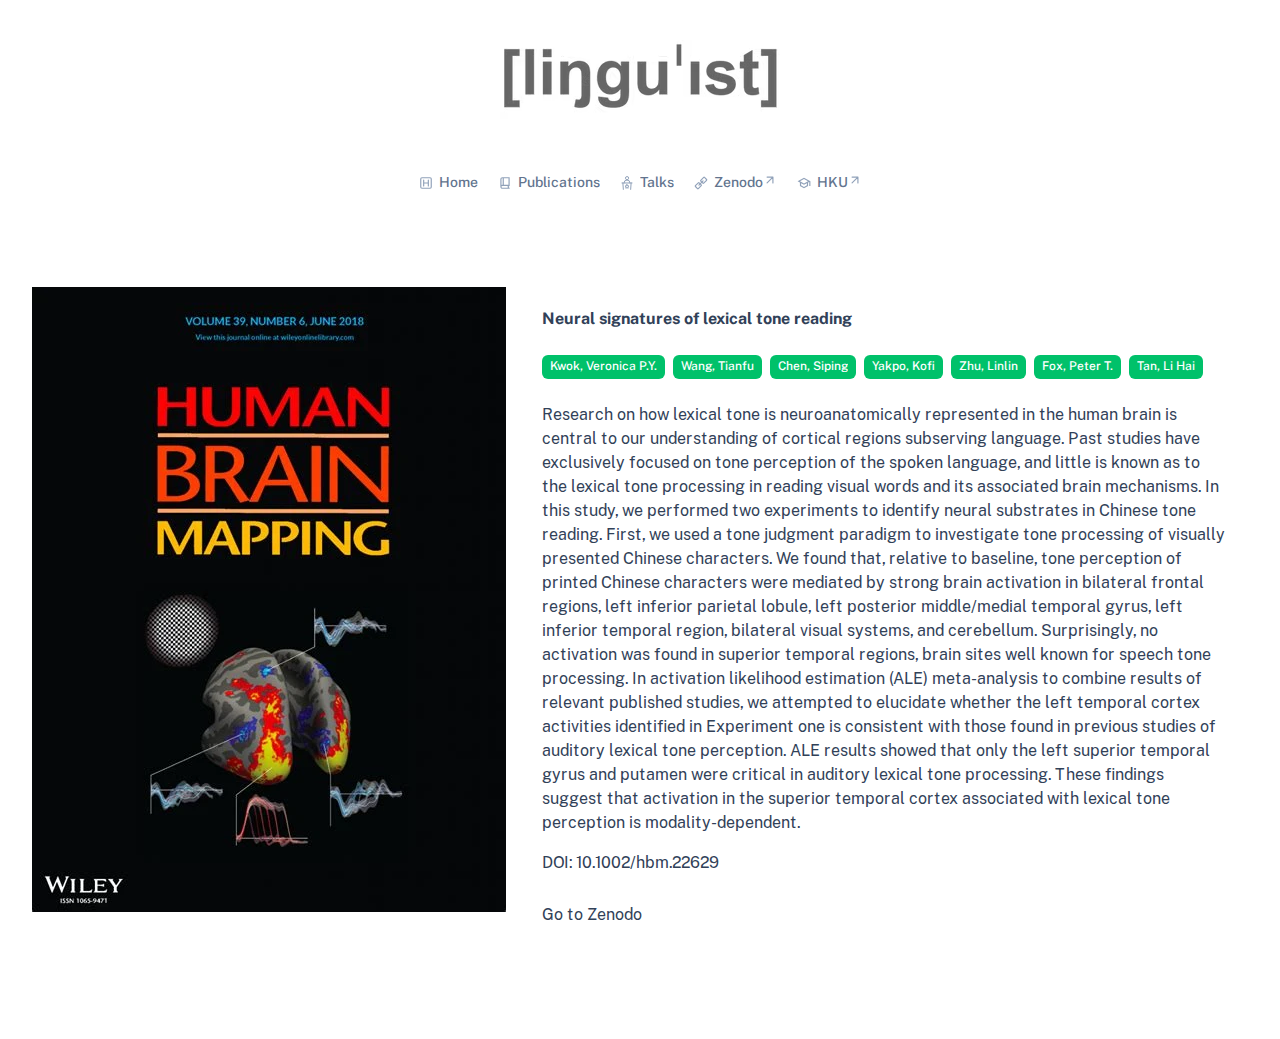
<file: publication/rzlrgvfi/index.html>
<!DOCTYPE html><html><head><meta charset="utf-8">
<meta name="viewport" content="width=device-width, initial-scale=1">
<style id="nuxt-ui-colors">@layer base {
  :root {
  --ui-color-primary-50: var(--color-green-50, oklch(98.2% 0.018 155.826));
  --ui-color-primary-100: var(--color-green-100, oklch(96.2% 0.044 156.743));
  --ui-color-primary-200: var(--color-green-200, oklch(92.5% 0.084 155.995));
  --ui-color-primary-300: var(--color-green-300, oklch(87.1% 0.15 154.449));
  --ui-color-primary-400: var(--color-green-400, oklch(79.2% 0.209 151.711));
  --ui-color-primary-500: var(--color-green-500, oklch(72.3% 0.219 149.579));
  --ui-color-primary-600: var(--color-green-600, oklch(62.7% 0.194 149.214));
  --ui-color-primary-700: var(--color-green-700, oklch(52.7% 0.154 150.069));
  --ui-color-primary-800: var(--color-green-800, oklch(44.8% 0.119 151.328));
  --ui-color-primary-900: var(--color-green-900, oklch(39.3% 0.095 152.535));
  --ui-color-primary-950: var(--color-green-950, oklch(26.6% 0.065 152.934));
  --ui-color-secondary-50: var(--color-blue-50, oklch(97% 0.014 254.604));
  --ui-color-secondary-100: var(--color-blue-100, oklch(93.2% 0.032 255.585));
  --ui-color-secondary-200: var(--color-blue-200, oklch(88.2% 0.059 254.128));
  --ui-color-secondary-300: var(--color-blue-300, oklch(80.9% 0.105 251.813));
  --ui-color-secondary-400: var(--color-blue-400, oklch(70.7% 0.165 254.624));
  --ui-color-secondary-500: var(--color-blue-500, oklch(62.3% 0.214 259.815));
  --ui-color-secondary-600: var(--color-blue-600, oklch(54.6% 0.245 262.881));
  --ui-color-secondary-700: var(--color-blue-700, oklch(48.8% 0.243 264.376));
  --ui-color-secondary-800: var(--color-blue-800, oklch(42.4% 0.199 265.638));
  --ui-color-secondary-900: var(--color-blue-900, oklch(37.9% 0.146 265.522));
  --ui-color-secondary-950: var(--color-blue-950, oklch(28.2% 0.091 267.935));
  --ui-color-success-50: var(--color-green-50, oklch(98.2% 0.018 155.826));
  --ui-color-success-100: var(--color-green-100, oklch(96.2% 0.044 156.743));
  --ui-color-success-200: var(--color-green-200, oklch(92.5% 0.084 155.995));
  --ui-color-success-300: var(--color-green-300, oklch(87.1% 0.15 154.449));
  --ui-color-success-400: var(--color-green-400, oklch(79.2% 0.209 151.711));
  --ui-color-success-500: var(--color-green-500, oklch(72.3% 0.219 149.579));
  --ui-color-success-600: var(--color-green-600, oklch(62.7% 0.194 149.214));
  --ui-color-success-700: var(--color-green-700, oklch(52.7% 0.154 150.069));
  --ui-color-success-800: var(--color-green-800, oklch(44.8% 0.119 151.328));
  --ui-color-success-900: var(--color-green-900, oklch(39.3% 0.095 152.535));
  --ui-color-success-950: var(--color-green-950, oklch(26.6% 0.065 152.934));
  --ui-color-info-50: var(--color-blue-50, oklch(97% 0.014 254.604));
  --ui-color-info-100: var(--color-blue-100, oklch(93.2% 0.032 255.585));
  --ui-color-info-200: var(--color-blue-200, oklch(88.2% 0.059 254.128));
  --ui-color-info-300: var(--color-blue-300, oklch(80.9% 0.105 251.813));
  --ui-color-info-400: var(--color-blue-400, oklch(70.7% 0.165 254.624));
  --ui-color-info-500: var(--color-blue-500, oklch(62.3% 0.214 259.815));
  --ui-color-info-600: var(--color-blue-600, oklch(54.6% 0.245 262.881));
  --ui-color-info-700: var(--color-blue-700, oklch(48.8% 0.243 264.376));
  --ui-color-info-800: var(--color-blue-800, oklch(42.4% 0.199 265.638));
  --ui-color-info-900: var(--color-blue-900, oklch(37.9% 0.146 265.522));
  --ui-color-info-950: var(--color-blue-950, oklch(28.2% 0.091 267.935));
  --ui-color-warning-50: var(--color-yellow-50, oklch(98.7% 0.026 102.212));
  --ui-color-warning-100: var(--color-yellow-100, oklch(97.3% 0.071 103.193));
  --ui-color-warning-200: var(--color-yellow-200, oklch(94.5% 0.129 101.54));
  --ui-color-warning-300: var(--color-yellow-300, oklch(90.5% 0.182 98.111));
  --ui-color-warning-400: var(--color-yellow-400, oklch(85.2% 0.199 91.936));
  --ui-color-warning-500: var(--color-yellow-500, oklch(79.5% 0.184 86.047));
  --ui-color-warning-600: var(--color-yellow-600, oklch(68.1% 0.162 75.834));
  --ui-color-warning-700: var(--color-yellow-700, oklch(55.4% 0.135 66.442));
  --ui-color-warning-800: var(--color-yellow-800, oklch(47.6% 0.114 61.907));
  --ui-color-warning-900: var(--color-yellow-900, oklch(42.1% 0.095 57.708));
  --ui-color-warning-950: var(--color-yellow-950, oklch(28.6% 0.066 53.813));
  --ui-color-error-50: var(--color-red-50, oklch(97.1% 0.013 17.38));
  --ui-color-error-100: var(--color-red-100, oklch(93.6% 0.032 17.717));
  --ui-color-error-200: var(--color-red-200, oklch(88.5% 0.062 18.334));
  --ui-color-error-300: var(--color-red-300, oklch(80.8% 0.114 19.571));
  --ui-color-error-400: var(--color-red-400, oklch(70.4% 0.191 22.216));
  --ui-color-error-500: var(--color-red-500, oklch(63.7% 0.237 25.331));
  --ui-color-error-600: var(--color-red-600, oklch(57.7% 0.245 27.325));
  --ui-color-error-700: var(--color-red-700, oklch(50.5% 0.213 27.518));
  --ui-color-error-800: var(--color-red-800, oklch(44.4% 0.177 26.899));
  --ui-color-error-900: var(--color-red-900, oklch(39.6% 0.141 25.723));
  --ui-color-error-950: var(--color-red-950, oklch(25.8% 0.092 26.042));
  --ui-color-neutral-50: var(--color-slate-50, oklch(98.4% 0.003 247.858));
  --ui-color-neutral-100: var(--color-slate-100, oklch(96.8% 0.007 247.896));
  --ui-color-neutral-200: var(--color-slate-200, oklch(92.9% 0.013 255.508));
  --ui-color-neutral-300: var(--color-slate-300, oklch(86.9% 0.022 252.894));
  --ui-color-neutral-400: var(--color-slate-400, oklch(70.4% 0.04 256.788));
  --ui-color-neutral-500: var(--color-slate-500, oklch(55.4% 0.046 257.417));
  --ui-color-neutral-600: var(--color-slate-600, oklch(44.6% 0.043 257.281));
  --ui-color-neutral-700: var(--color-slate-700, oklch(37.2% 0.044 257.287));
  --ui-color-neutral-800: var(--color-slate-800, oklch(27.9% 0.041 260.031));
  --ui-color-neutral-900: var(--color-slate-900, oklch(20.8% 0.042 265.755));
  --ui-color-neutral-950: var(--color-slate-950, oklch(12.9% 0.042 264.695));
  }
  :root, .light {
  --ui-primary: var(--ui-color-primary-500);
  --ui-secondary: var(--ui-color-secondary-500);
  --ui-success: var(--ui-color-success-500);
  --ui-info: var(--ui-color-info-500);
  --ui-warning: var(--ui-color-warning-500);
  --ui-error: var(--ui-color-error-500);
  }
  .dark {
  --ui-primary: var(--ui-color-primary-400);
  --ui-secondary: var(--ui-color-secondary-400);
  --ui-success: var(--ui-color-success-400);
  --ui-info: var(--ui-color-info-400);
  --ui-warning: var(--ui-color-warning-400);
  --ui-error: var(--ui-color-error-400);
  }
}</style>
<style>@font-face{font-family:Public Sans;src:local("Public Sans Variable Italic"),url(/_fonts/8VR2wSMN-3U4NbWAVYXlkRV6hA0jFBXP-0RtL3X7fko-PrtgR_rlhMsn12WZx7AQRAIUOnABRo1CJtZI-SK8DMA.woff2) format(woff2);font-display:swap;unicode-range:U+0102-0103,U+0110-0111,U+0128-0129,U+0168-0169,U+01A0-01A1,U+01AF-01B0,U+0300-0301,U+0303-0304,U+0308-0309,U+0323,U+0329,U+1EA0-1EF9,U+20AB;font-weight:100 900;font-style:italic}@font-face{font-family:"Public Sans Fallback: Arial";src:local("Arial");size-adjust:104.8675%;ascent-override:90.5905%;descent-override:21.4557%;line-gap-override:0%}@font-face{font-family:Public Sans;src:local("Public Sans Variable Italic"),url(/_fonts/57NSSoFy1VLVs2gqly8Ls9awBnZMFyXGrefpmqvdqmc-tgpTBcCHEm_zCFnonRHj-i34Lo8WhfCOktnoUDzCzCU.woff2) format(woff2);font-display:swap;unicode-range:U+0100-02BA,U+02BD-02C5,U+02C7-02CC,U+02CE-02D7,U+02DD-02FF,U+0304,U+0308,U+0329,U+1D00-1DBF,U+1E00-1E9F,U+1EF2-1EFF,U+2020,U+20A0-20AB,U+20AD-20C0,U+2113,U+2C60-2C7F,U+A720-A7FF;font-weight:100 900;font-style:italic}@font-face{font-family:Public Sans;src:local("Public Sans Variable Italic"),url(/_fonts/Ld1FnTo3yTIwDyGfTQ5-Fws9AWsCbKfMvgxduXr7JcY-5AEIdCyK1YgWNU0wKhhSVmya2oBHCzUEe5a0KV3_VSM.woff2) format(woff2);font-display:swap;unicode-range:U+0000-00FF,U+0131,U+0152-0153,U+02BB-02BC,U+02C6,U+02DA,U+02DC,U+0304,U+0308,U+0329,U+2000-206F,U+20AC,U+2122,U+2191,U+2193,U+2212,U+2215,U+FEFF,U+FFFD;font-weight:100 900;font-style:italic}@font-face{font-family:Public Sans;src:local("Public Sans Variable"),url(/_fonts/NdzqRASp2bovDUhQT1IRE_EMqKJ2KYQdTCfFcBvL8yw-a5YHi_r4JGio6_2kIxoh7Czm8vG2H-2darXmKMUb7ls.woff2) format(woff2);font-display:swap;unicode-range:U+0102-0103,U+0110-0111,U+0128-0129,U+0168-0169,U+01A0-01A1,U+01AF-01B0,U+0300-0301,U+0303-0304,U+0308-0309,U+0323,U+0329,U+1EA0-1EF9,U+20AB;font-weight:100 900;font-style:normal}@font-face{font-family:Public Sans;src:local("Public Sans Variable"),url(/_fonts/iTkrULNFJJkTvihIg1Vqi5IODRH_9btXCioVF5l98I8-oZku0Yxfg843rE8UTF9_Y3DA8dgTVvmdaM7sC8akOec.woff2) format(woff2);font-display:swap;unicode-range:U+0100-02BA,U+02BD-02C5,U+02C7-02CC,U+02CE-02D7,U+02DD-02FF,U+0304,U+0308,U+0329,U+1D00-1DBF,U+1E00-1E9F,U+1EF2-1EFF,U+2020,U+20A0-20AB,U+20AD-20C0,U+2113,U+2C60-2C7F,U+A720-A7FF;font-weight:100 900;font-style:normal}@font-face{font-family:Public Sans;src:local("Public Sans Variable"),url(/_fonts/GsKUclqeNLJ96g5AU593ug6yanivOiwjW_7zESNPChw-lKHs27uFkEx9zESe0phefAo_dc3wso0NQuwxg42xKik.woff2) format(woff2);font-display:swap;unicode-range:U+0000-00FF,U+0131,U+0152-0153,U+02BB-02BC,U+02C6,U+02DA,U+02DC,U+0304,U+0308,U+0329,U+2000-206F,U+20AC,U+2122,U+2191,U+2193,U+2212,U+2215,U+FEFF,U+FFFD;font-weight:100 900;font-style:normal}@font-face{font-family:Public Sans;src:local("Public Sans Thin Italic"),url(/_fonts/AIN95-qJfkOhDJaOwV1k1nO5bT9cTxrNmwOZk0UYG3M-L9UgB4E2DQhY5nZbL_Y-tvhv8GXFaGajvVQ3ZVrI2-0.woff) format(woff);font-display:swap;font-weight:100;font-style:italic}@font-face{font-family:Public Sans;src:local("Public Sans ExtraLight Italic"),url(/_fonts/IeFHdiScBT4DgPhO1vmdlHdeVdp4IyCHWsKKehlvHiM-0hzjatXfj2HSNMpqv7m8YSQFxpoz58tvY2iH8xohEPc.woff) format(woff);font-display:swap;font-weight:200;font-style:italic}@font-face{font-family:Public Sans;src:local("Public Sans Light Italic"),url(/_fonts/l3NzpBD54dRZM99guzj65Fv367JVqIH4cfcUMMkQyz4-jOmak6dr2T7yCNEAbwOi8CwB188_bjc4sAi9RWRLPg8.woff) format(woff);font-display:swap;font-weight:300;font-style:italic}@font-face{font-family:Public Sans;src:local("Public Sans Regular Italic"),local("Public Sans Italic"),url(/_fonts/5IArdN4L5jOjmIgNWjXwBf8z7LwCc01XijCBmkK5aGg-GgJTPPxgKEyMUqCMPCThvaHTUuu_0DOPMa5ZaUnirrc.woff) format(woff);font-display:swap;font-weight:400;font-style:italic}@font-face{font-family:Public Sans;src:local("Public Sans Medium Italic"),url(/_fonts/VcMivr0bexw4wuCgM3KfT7ufOn0MBVSf4fAOnaSKcMQ-_PquuwLubAjku6GJVRB26LncvFaD1KxnhLfEwX0zACI.woff) format(woff);font-display:swap;font-weight:500;font-style:italic}@font-face{font-family:Public Sans;src:local("Public Sans SemiBold Italic"),url(/_fonts/RQuM9oqyBZLVckg_2j5DZNYP0zZ0UdWH9opo6dHz0Wk-k0f6BHfjR97WzeaNu_vxGhGAdnz2fMRXYL7x7iv44FM.woff) format(woff);font-display:swap;font-weight:600;font-style:italic}@font-face{font-family:Public Sans;src:local("Public Sans Bold Italic"),url(/_fonts/tlKtuelNQfWcU80gS10yE7hN_jWKDQWZ-qirYMB2HTU-Fq8kUz3pGJC1EV0ja1oWpMzem5mAod2dmNBMD0Xiw_s.woff) format(woff);font-display:swap;font-weight:700;font-style:italic}@font-face{font-family:Public Sans;src:local("Public Sans ExtraBold Italic"),url(/_fonts/ngtWhT8kmieGl4Ra8jUNcA8iUDIpOtiCUFjxlOJ6SSU-3Ta4pgprW9Asyo_guCkWQeN7BqjK5prsMdyweug6XKE.woff) format(woff);font-display:swap;font-weight:800;font-style:italic}@font-face{font-family:Public Sans;src:local("Public Sans Black Italic"),url(/_fonts/z8m9hYpMBa_sxWpih-SFrNNqkfqoDALpCewbRuIi0VA-XicA1FVJN5EYPHKJkjQf_ry3lgpBpQsWHnKNfBkpu2U.woff) format(woff);font-display:swap;font-weight:900;font-style:italic}@font-face{font-family:Public Sans;src:local("Public Sans Thin"),url(/_fonts/QE5ixqvYYHVV6J8TPxICtcfJGe0Cv5p6kKADzjbJA_U-CFPbKSXD8EP_bUNvUNTbjWgxLHAaf5Z3lOgfIal2CqY.woff) format(woff);font-display:swap;font-weight:100;font-style:normal}@font-face{font-family:Public Sans;src:local("Public Sans ExtraLight"),url(/_fonts/r9aBQFlXVxAdRH7hwWhth0C9ohuHV2KGh43tWaCBlJ8-TPjU87XwZxvOSoGaSzBlDbPnqJsHK91FbnWMJACdU_g.woff) format(woff);font-display:swap;font-weight:200;font-style:normal}@font-face{font-family:Public Sans;src:local("Public Sans Light"),url(/_fonts/5jR6J0PiCcHfBmWPDi_fAq0rdJwTtpfTH_Nt1oVGKVI-_MJ_u2AAEthfaFkYr2Us1cC3zsyrnC9rQcUWUCyadQk.woff) format(woff);font-display:swap;font-weight:300;font-style:normal}@font-face{font-family:Public Sans;src:local("Public Sans Regular"),local("Public Sans"),url(/_fonts/sBwYw97nBwL-OG9iwx4YflkEdv2ZnhNhTTg0UmbyXds-_cBWg83BUsWaALlCgOWmfgZ06hsMRpEvJk2PBCFMQvM.woff) format(woff);font-display:swap;font-weight:400;font-style:normal}@font-face{font-family:Public Sans;src:local("Public Sans Medium"),url(/_fonts/opbEuhz7QJaU60tjeKh5bPMoIYCRWmeCOfvEnbPyAAs-fTkAnF7CpSwd9BQmFkf_XVOXQF8PfsGWIq7aTzjulaU.woff) format(woff);font-display:swap;font-weight:500;font-style:normal}@font-face{font-family:Public Sans;src:local("Public Sans SemiBold"),url(/_fonts/WKdez1KObFVfdr7oOpoKChRTZVr81IQ5Yh5Tx_wTTgU-SMxAKQRoPYW3WlKZjSX29ZlJNaqJAwxfhNun9p9Q3l0.woff) format(woff);font-display:swap;font-weight:600;font-style:normal}@font-face{font-family:Public Sans;src:local("Public Sans Bold"),url(/_fonts/e90plyNTcceYpTLq3bZUaIlfflt4DWwTWUHgjPCDhf8-2vwNpo1OHULl1fvZkgM8cXYeGVwpZMqtqg3xvHN_J3U.woff) format(woff);font-display:swap;font-weight:700;font-style:normal}@font-face{font-family:Public Sans;src:local("Public Sans ExtraBold"),url(/_fonts/nlmCSPutKoyk38PZWPKeSYzpW-q8z7dvpw3RWyUQe34-gQUq72_pd3zE9TyUDmw4af6qKVhutG6bkCBivwv9YgE.woff) format(woff);font-display:swap;font-weight:800;font-style:normal}@font-face{font-family:Public Sans;src:local("Public Sans Black"),url(/_fonts/uuSWavIWJ8L2gBbJ0SiA8oCW6z0h33B0wKQ0J9D1-E-o45ygz4ryhPPDEUpVR6ewewkH2Gvf_yI-rV958XsAu8.woff) format(woff);font-display:swap;font-weight:900;font-style:normal}/*! tailwindcss v4.1.5 | MIT License | https://tailwindcss.com */@layer properties{@supports ((-webkit-hyphens:none) and (not (margin-trim:inline))) or ((-moz-orient:inline) and (not (color:rgb(from red r g b)))){*,::backdrop,:after,:before{--tw-translate-x:0;--tw-translate-y:0;--tw-translate-z:0;--tw-scale-x:1;--tw-scale-y:1;--tw-scale-z:1;--tw-rotate-x:initial;--tw-rotate-y:initial;--tw-rotate-z:initial;--tw-skew-x:initial;--tw-skew-y:initial;--tw-space-y-reverse:0;--tw-space-x-reverse:0;--tw-divide-y-reverse:0;--tw-border-style:solid;--tw-leading:initial;--tw-font-weight:initial;--tw-shadow:0 0 #0000;--tw-shadow-color:initial;--tw-shadow-alpha:100%;--tw-inset-shadow:0 0 #0000;--tw-inset-shadow-color:initial;--tw-inset-shadow-alpha:100%;--tw-ring-color:initial;--tw-ring-shadow:0 0 #0000;--tw-inset-ring-color:initial;--tw-inset-ring-shadow:0 0 #0000;--tw-ring-inset:initial;--tw-ring-offset-width:0px;--tw-ring-offset-color:#fff;--tw-ring-offset-shadow:0 0 #0000;--tw-outline-style:solid;--tw-backdrop-blur:initial;--tw-backdrop-brightness:initial;--tw-backdrop-contrast:initial;--tw-backdrop-grayscale:initial;--tw-backdrop-hue-rotate:initial;--tw-backdrop-invert:initial;--tw-backdrop-opacity:initial;--tw-backdrop-saturate:initial;--tw-backdrop-sepia:initial;--tw-duration:initial;--tw-ease:initial;--tw-content:""}}}@layer theme{:host,:root{--font-sans:"Public Sans",sans-serif;--font-mono:ui-monospace,SFMono-Regular,Menlo,Monaco,Consolas,"Liberation Mono","Courier New",monospace;--color-green-50:#effdf5;--color-green-100:#d9fbe8;--color-green-200:#b3f5d1;--color-green-300:#75edae;--color-green-400:#00dc82;--color-green-500:#00c16a;--color-green-600:#00a155;--color-green-700:#007f45;--color-green-800:#016538;--color-green-900:#0a5331;--color-green-950:#052e16;--color-blue-500:oklch(62.3% .214 259.815);--color-blue-600:oklch(54.6% .245 262.881);--color-gray-100:oklch(96.7% .003 264.542);--color-gray-200:oklch(92.8% .006 264.531);--color-gray-300:oklch(87.2% .01 258.338);--color-gray-400:oklch(70.7% .022 261.325);--color-gray-500:oklch(55.1% .027 264.364);--color-gray-600:oklch(44.6% .03 256.802);--color-gray-700:oklch(37.3% .034 259.733);--color-gray-800:oklch(27.8% .033 256.848);--color-white:#fff;--spacing:.25rem;--container-sm:24rem;--container-md:28rem;--container-lg:32rem;--container-7xl:80rem;--text-xs:.75rem;--text-xs--line-height:1.33333;--text-sm:.875rem;--text-sm--line-height:1.42857;--text-base:1rem;--text-base--line-height:1.5;--text-lg:1.125rem;--text-lg--line-height:1.55556;--text-xl:1.25rem;--text-xl--line-height:1.4;--text-2xl:1.5rem;--text-2xl--line-height:1.33333;--font-weight-normal:400;--font-weight-medium:500;--font-weight-semibold:600;--font-weight-bold:700;--radius-lg:calc(var(--ui-radius)*2);--ease-out:cubic-bezier(0,0,.2,1);--animate-spin:spin 1s linear infinite;--animate-pulse:pulse 2s cubic-bezier(.4,0,.6,1)infinite;--default-transition-duration:.15s;--default-transition-timing-function:cubic-bezier(.4,0,.2,1);--default-font-family:var(--font-sans);--default-mono-font-family:var(--font-mono)}}@layer base{*,::backdrop,:after,:before{border:0 solid;box-sizing:border-box;margin:0;padding:0}::file-selector-button{border:0 solid;box-sizing:border-box;margin:0;padding:0}:host,html{-webkit-text-size-adjust:100%;font-family:var(--default-font-family,ui-sans-serif,system-ui,sans-serif,"Apple Color Emoji","Segoe UI Emoji","Segoe UI Symbol","Noto Color Emoji");font-feature-settings:var(--default-font-feature-settings,normal);font-variation-settings:var(--default-font-variation-settings,normal);line-height:1.5;-moz-tab-size:4;-o-tab-size:4;tab-size:4;-webkit-tap-highlight-color:transparent}hr{border-top-width:1px;color:inherit;height:0}abbr:where([title]){-webkit-text-decoration:underline dotted;text-decoration:underline dotted}h1,h2,h3,h4,h5,h6{font-size:inherit;font-weight:inherit}a{color:inherit;-webkit-text-decoration:inherit;text-decoration:inherit}b,strong{font-weight:bolder}code,kbd,pre,samp{font-family:var(--default-mono-font-family,ui-monospace,SFMono-Regular,Menlo,Monaco,Consolas,"Liberation Mono","Courier New",monospace);font-feature-settings:var(--default-mono-font-feature-settings,normal);font-size:1em;font-variation-settings:var(--default-mono-font-variation-settings,normal)}small{font-size:80%}sub,sup{font-size:75%;line-height:0;position:relative;vertical-align:baseline}sub{bottom:-.25em}sup{top:-.5em}table{border-collapse:collapse;border-color:inherit;text-indent:0}:-moz-focusring{outline:auto}progress{vertical-align:baseline}summary{display:list-item}menu,ol,ul{list-style:none}audio,canvas,embed,iframe,img,object,svg,video{display:block;vertical-align:middle}img,video{height:auto;max-width:100%}button,input,optgroup,select,textarea{background-color:#0000;border-radius:0;color:inherit;font:inherit;font-feature-settings:inherit;font-variation-settings:inherit;letter-spacing:inherit;opacity:1}::file-selector-button{background-color:#0000;border-radius:0;color:inherit;font:inherit;font-feature-settings:inherit;font-variation-settings:inherit;letter-spacing:inherit;opacity:1}:where(select:is([multiple],[size])) optgroup{font-weight:bolder}:where(select:is([multiple],[size])) optgroup option{padding-inline-start:20px}::file-selector-button{margin-inline-end:4px}::-moz-placeholder{opacity:1}::placeholder{opacity:1}@supports (not (-webkit-appearance:-apple-pay-button)) or (contain-intrinsic-size:1px){::-moz-placeholder{color:currentColor}::placeholder{color:currentColor}@supports (color:color-mix(in lab,red,red)){::-moz-placeholder{color:color-mix(in oklab,currentcolor 50%,transparent)}::placeholder{color:color-mix(in oklab,currentcolor 50%,transparent)}}}textarea{resize:vertical}::-webkit-search-decoration{-webkit-appearance:none}::-webkit-date-and-time-value{min-height:1lh;text-align:inherit}::-webkit-datetime-edit{display:inline-flex;padding-block:0}::-webkit-datetime-edit-month-field,::-webkit-datetime-edit-year-field{padding-block:0}::-webkit-datetime-edit-day-field,::-webkit-datetime-edit-hour-field{padding-block:0}::-webkit-datetime-edit-minute-field,::-webkit-datetime-edit-second-field{padding-block:0}::-webkit-datetime-edit-meridiem-field,::-webkit-datetime-edit-millisecond-field{padding-block:0}:-moz-ui-invalid{box-shadow:none}button,input:where([type=button],[type=reset],[type=submit]){-webkit-appearance:button;-moz-appearance:button;appearance:button}::file-selector-button{-webkit-appearance:button;-moz-appearance:button;appearance:button}::-webkit-inner-spin-button,::-webkit-outer-spin-button{height:auto}[hidden]:where(:not([hidden=until-found])){display:none!important}body{background-color:var(--ui-bg);color:var(--ui-text);-webkit-font-smoothing:antialiased;-moz-osx-font-smoothing:grayscale;color-scheme:light}body:where(.dark,.dark *){color-scheme:dark}.light,:root{--ui-text-dimmed:var(--ui-color-neutral-400);--ui-text-muted:var(--ui-color-neutral-500);--ui-text-toned:var(--ui-color-neutral-600);--ui-text:var(--ui-color-neutral-700);--ui-text-highlighted:var(--ui-color-neutral-900);--ui-text-inverted:var(--color-white);--ui-bg:var(--color-white);--ui-bg-muted:var(--ui-color-neutral-50);--ui-bg-elevated:var(--ui-color-neutral-100);--ui-bg-accented:var(--ui-color-neutral-200);--ui-bg-inverted:var(--ui-color-neutral-900);--ui-border:var(--ui-color-neutral-200);--ui-border-muted:var(--ui-color-neutral-200);--ui-border-accented:var(--ui-color-neutral-300);--ui-border-inverted:var(--ui-color-neutral-900);--ui-radius:.25rem;--ui-container:var(--container-7xl)}.dark{--ui-text-dimmed:var(--ui-color-neutral-500);--ui-text-muted:var(--ui-color-neutral-400);--ui-text-toned:var(--ui-color-neutral-300);--ui-text:var(--ui-color-neutral-200);--ui-text-highlighted:var(--color-white);--ui-text-inverted:var(--ui-color-neutral-900);--ui-bg:var(--ui-color-neutral-900);--ui-bg-muted:var(--ui-color-neutral-800);--ui-bg-elevated:var(--ui-color-neutral-800);--ui-bg-accented:var(--ui-color-neutral-700);--ui-bg-inverted:var(--color-white);--ui-border:var(--ui-color-neutral-800);--ui-border-muted:var(--ui-color-neutral-700);--ui-border-accented:var(--ui-color-neutral-700);--ui-border-inverted:var(--color-white)}.tooltip-arrow,.tooltip-arrow:before{background:inherit;height:8px;position:absolute;width:8px}.tooltip-arrow{visibility:hidden}.tooltip-arrow:before{content:"";transform:rotate(45deg);visibility:visible}[data-tooltip-style^=light]+.tooltip>.tooltip-arrow:before{border-color:var(--color-gray-200);border-style:solid}[data-tooltip-style^=light]+.tooltip[data-popper-placement^=top]>.tooltip-arrow:before{border-bottom-width:1px;border-right-width:1px}[data-tooltip-style^=light]+.tooltip[data-popper-placement^=right]>.tooltip-arrow:before{border-bottom-width:1px;border-left-width:1px}[data-tooltip-style^=light]+.tooltip[data-popper-placement^=bottom]>.tooltip-arrow:before{border-left-width:1px;border-top-width:1px}[data-tooltip-style^=light]+.tooltip[data-popper-placement^=left]>.tooltip-arrow:before{border-right-width:1px;border-top-width:1px}.tooltip[data-popper-placement^=top]>.tooltip-arrow{bottom:-4px}.tooltip[data-popper-placement^=bottom]>.tooltip-arrow{top:-4px}.tooltip[data-popper-placement^=left]>.tooltip-arrow{right:-4px}.tooltip[data-popper-placement^=right]>.tooltip-arrow{left:-4px}.tooltip.invisible>.tooltip-arrow:before{visibility:hidden}[data-popper-arrow],[data-popper-arrow]:before{background:inherit;height:8px;position:absolute;width:8px}[data-popper-arrow]{visibility:hidden}[data-popper-arrow]:after,[data-popper-arrow]:before{content:"";transform:rotate(45deg);visibility:visible}[data-popper-arrow]:after{background:inherit;height:9px;position:absolute;width:9px}[role=tooltip]>[data-popper-arrow]:before{border-color:var(--color-gray-200);border-style:solid}.dark [role=tooltip]>[data-popper-arrow]:before{border-color:var(--color-gray-600);border-style:solid}[role=tooltip]>[data-popper-arrow]:after{border-color:var(--color-gray-200);border-style:solid}.dark [role=tooltip]>[data-popper-arrow]:after{border-color:var(--color-gray-600);border-style:solid}[data-popover][role=tooltip][data-popper-placement^=top]>[data-popper-arrow]:after,[data-popover][role=tooltip][data-popper-placement^=top]>[data-popper-arrow]:before{border-bottom-width:1px;border-right-width:1px}[data-popover][role=tooltip][data-popper-placement^=right]>[data-popper-arrow]:after,[data-popover][role=tooltip][data-popper-placement^=right]>[data-popper-arrow]:before{border-bottom-width:1px;border-left-width:1px}[data-popover][role=tooltip][data-popper-placement^=bottom]>[data-popper-arrow]:after,[data-popover][role=tooltip][data-popper-placement^=bottom]>[data-popper-arrow]:before{border-left-width:1px;border-top-width:1px}[data-popover][role=tooltip][data-popper-placement^=left]>[data-popper-arrow]:after,[data-popover][role=tooltip][data-popper-placement^=left]>[data-popper-arrow]:before{border-right-width:1px;border-top-width:1px}[data-popover][role=tooltip][data-popper-placement^=top]>[data-popper-arrow]{bottom:-5px}[data-popover][role=tooltip][data-popper-placement^=bottom]>[data-popper-arrow]{top:-5px}[data-popover][role=tooltip][data-popper-placement^=left]>[data-popper-arrow]{right:-5px}[data-popover][role=tooltip][data-popper-placement^=right]>[data-popper-arrow]{left:-5px}[role=tooltip].invisible>[data-popper-arrow]:after,[role=tooltip].invisible>[data-popper-arrow]:before{visibility:hidden}[multiple],[type=date],[type=datetime-local],[type=email],[type=month],[type=number],[type=password],[type=search],[type=tel],[type=text],[type=time],[type=url],[type=week],select,textarea{-webkit-appearance:none;-moz-appearance:none;appearance:none;border-color:var(--color-gray-500);--tw-shadow:0 0 #0000;background-color:#fff;border-radius:0;border-width:1px;font-size:1rem;line-height:1.5rem;padding:.5rem .75rem}:is([type=text],[type=email],[type=url],[type=password],[type=number],[type=date],[type=datetime-local],[type=month],[type=search],[type=tel],[type=time],[type=week],[multiple],textarea,select):focus{outline-offset:2px;--tw-ring-inset:var(--tw-empty, );--tw-ring-offset-width:0px;--tw-ring-offset-color:#fff;--tw-ring-color:var(--color-blue-600);--tw-ring-offset-shadow:var(--tw-ring-inset)0 0 0 var(--tw-ring-offset-width)var(--tw-ring-offset-color);--tw-ring-shadow:var(--tw-ring-inset)0 0 0 calc(1px + var(--tw-ring-offset-width))var(--tw-ring-color);border-color:var(--color-blue-600);box-shadow:var(--tw-ring-offset-shadow),var(--tw-ring-shadow),var(--tw-shadow);outline:2px solid #0000}input::-moz-placeholder,textarea::-moz-placeholder{color:var(--color-gray-500);opacity:1}input::placeholder,textarea::placeholder{color:var(--color-gray-500);opacity:1}::-webkit-datetime-edit-fields-wrapper{padding:0}input[type=time]::-webkit-calendar-picker-indicator{background:0 0}select:not([size]){background-image:url("data:image/svg+xml;charset=utf-8,%3Csvg xmlns='http://www.w3.org/2000/svg' fill='none' aria-hidden='true' viewBox='0 0 10 6'%3E%3Cpath stroke='oklch(55.1%25 0.027 264.364)' stroke-linecap='round' stroke-linejoin='round' stroke-width='2' d='m1 1 4 4 4-4'/%3E%3C/svg%3E");background-position:right .75rem center;background-repeat:no-repeat;background-size:.75em .75em;padding-right:2.5rem;-webkit-print-color-adjust:exact;print-color-adjust:exact}[dir=rtl] select:not([size]){background-position:.75rem;padding-left:0;padding-right:.75rem}[multiple]{background-image:none;background-position:0 0;background-repeat:unset;background-size:initial;padding-right:.75rem;-webkit-print-color-adjust:unset;print-color-adjust:unset}[type=checkbox],[type=radio]{-webkit-appearance:none;-moz-appearance:none;appearance:none;border-color:--color-gray-500;color:var(--color-blue-600);height:1rem;-webkit-print-color-adjust:exact;print-color-adjust:exact;-webkit-user-select:none;-moz-user-select:none;user-select:none;vertical-align:middle;width:1rem;--tw-shadow:0 0 #0000;background-color:#fff;background-origin:border-box;border-width:1px;display:inline-block;flex-shrink:0;padding:0}[type=checkbox]{border-radius:0}[type=radio]{border-radius:100%}[type=checkbox]:focus,[type=radio]:focus{outline-offset:2px;--tw-ring-inset:var(--tw-empty, );--tw-ring-offset-width:2px;--tw-ring-offset-color:#fff;--tw-ring-color:var(--color-blue-600);--tw-ring-offset-shadow:var(--tw-ring-inset)0 0 0 var(--tw-ring-offset-width)var(--tw-ring-offset-color);--tw-ring-shadow:var(--tw-ring-inset)0 0 0 calc(2px + var(--tw-ring-offset-width))var(--tw-ring-color);box-shadow:var(--tw-ring-offset-shadow),var(--tw-ring-shadow),var(--tw-shadow);outline:2px solid #0000}.dark [type=checkbox]:checked,.dark [type=radio]:checked,[type=checkbox]:checked,[type=radio]:checked{background-color:currentColor!important;background-position:50%;background-repeat:no-repeat;background-size:.55em .55em;border-color:#0000!important}[type=checkbox]:checked{background-image:url("data:image/svg+xml;charset=utf-8,%3Csvg xmlns='http://www.w3.org/2000/svg' fill='none' aria-hidden='true' viewBox='0 0 16 12'%3E%3Cpath stroke='%23fff' stroke-linecap='round' stroke-linejoin='round' stroke-width='3' d='M1 5.917 5.724 10.5 15 1.5'/%3E%3C/svg%3E");background-repeat:no-repeat;background-size:.55em .55em;-webkit-print-color-adjust:exact;print-color-adjust:exact}.dark [type=radio]:checked,[type=radio]:checked{background-image:url("data:image/svg+xml;charset=utf-8,%3Csvg xmlns='http://www.w3.org/2000/svg' fill='%23fff' viewBox='0 0 16 16'%3E%3Ccircle cx='8' cy='8' r='3'/%3E%3C/svg%3E");background-size:1em 1em}[type=checkbox]:indeterminate{background-color:currentColor!important;background-image:url("data:image/svg+xml;charset=utf-8,%3Csvg xmlns='http://www.w3.org/2000/svg' fill='none' aria-hidden='true' viewBox='0 0 16 12'%3E%3Cpath stroke='%23fff' stroke-linecap='round' stroke-linejoin='round' stroke-width='3' d='M.5 6h14'/%3E%3C/svg%3E");background-position:50%;background-repeat:no-repeat;background-size:.55em .55em;border-color:#0000!important;-webkit-print-color-adjust:exact;print-color-adjust:exact}[type=checkbox]:indeterminate:focus,[type=checkbox]:indeterminate:hover{background-color:currentColor!important;border-color:#0000!important}[type=file]{background:unset;border-color:inherit;border-radius:0;border-width:0;font-size:unset;line-height:inherit;padding:0}[type=file]:focus{outline:1px auto inherit}input[type=file]::file-selector-button{background:var(--color-gray-800);border:0;color:#fff;cursor:pointer;font-size:.875rem;font-weight:500;margin-inline:-1rem 1rem;padding:.625rem 1rem .625rem 2rem}input[type=file]::file-selector-button:hover{background:var(--color-gray-700)}[dir=rtl] input[type=file]::file-selector-button{padding-left:1rem;padding-right:2rem}.dark input[type=file]::file-selector-button{background:var(--color-gray-600);color:#fff}.dark input[type=file]::file-selector-button:hover{background:var(--color-gray-500)}input[type=range]::-webkit-slider-thumb{-webkit-appearance:none;-moz-appearance:none;appearance:none;background:var(--color-blue-600);border:0;border-radius:9999px;cursor:pointer;height:1.25rem;width:1.25rem}input[type=range]:disabled::-webkit-slider-thumb{background:var(--color-gray-400)}.dark input[type=range]:disabled::-webkit-slider-thumb{background:var(--color-gray-500)}input[type=range]:focus::-webkit-slider-thumb{outline-offset:2px;--tw-ring-offset-shadow:var(--tw-ring-inset)0 0 0 var(--tw-ring-offset-width)var(--tw-ring-offset-color);--tw-ring-shadow:var(--tw-ring-inset)0 0 0 calc(4px + var(--tw-ring-offset-width))var(--tw-ring-color);box-shadow:var(--tw-ring-offset-shadow),var(--tw-ring-shadow),var(--tw-shadow,0 0 #0000);--tw-ring-opacity:1;--tw-ring-color:rgb(164 202 254/var(--tw-ring-opacity));outline:2px solid #0000}input[type=range]::-moz-range-thumb{-moz-appearance:none;-webkit-appearance:none;appearance:none;background:var(--color-blue-600);border:0;border-radius:9999px;cursor:pointer;height:1.25rem;width:1.25rem}input[type=range]:disabled::-moz-range-thumb{background:var(--color-gray-400)}.dark input[type=range]:disabled::-moz-range-thumb{background:var(--color-gray-500)}input[type=range]::-moz-range-progress{background:var(--color-blue-500)}input[type=range]::-ms-fill-lower{background:var(--color-blue-500)}input[type=range].range-sm::-webkit-slider-thumb{height:1rem;width:1rem}input[type=range].range-lg::-webkit-slider-thumb{height:1.5rem;width:1.5rem}input[type=range].range-sm::-moz-range-thumb{height:1rem;width:1rem}input[type=range].range-lg::-moz-range-thumb{height:1.5rem;width:1.5rem}.toggle-bg:after{background:#fff;border-color:var(--color-gray-300);border-radius:9999px;border-width:1px;box-shadow:var(--tw-ring-inset) 0 0 0 calc(var(--tw-ring-offset-width)) var(--tw-ring-color);content:"";height:1.25rem;left:.125rem;position:absolute;top:.125rem;transition-duration:.15s;transition-property:background-color,border-color,color,fill,stroke,opacity,box-shadow,transform,filter,-webkit-backdrop-filter,backdrop-filter;width:1.25rem}input:checked+.toggle-bg:after{border-color:#fff;transform:translate(100%)}input:checked+.toggle-bg{background:var(--color-blue-600);border-color:var(--color-blue-600)}}@layer components;@layer utilities{.pointer-events-auto{pointer-events:auto}.pointer-events-none{pointer-events:none}.sr-only{clip:rect(0,0,0,0);border-width:0;height:1px;margin:-1px;overflow:hidden;padding:0;white-space:nowrap;width:1px}.absolute,.sr-only{position:absolute}.fixed{position:fixed}.relative{position:relative}.sticky{position:sticky}.inset-0{inset:calc(var(--spacing)*0)}.inset-x-0{inset-inline:calc(var(--spacing)*0)}.inset-x-1{inset-inline:calc(var(--spacing)*1)}.inset-x-4{inset-inline:calc(var(--spacing)*4)}.inset-y-0{inset-block:calc(var(--spacing)*0)}.inset-y-1{inset-block:calc(var(--spacing)*1)}.inset-y-1\.5{inset-block:calc(var(--spacing)*1.5)}.inset-y-2{inset-block:calc(var(--spacing)*2)}.inset-y-4{inset-block:calc(var(--spacing)*4)}.-start-px{inset-inline-start:-1px}.start-0{inset-inline-start:calc(var(--spacing)*0)}.start-4{inset-inline-start:calc(var(--spacing)*4)}.start-\[calc\(50\%\+16px\)\]{inset-inline-start:calc(50% + 16px)}.start-\[calc\(50\%\+20px\)\]{inset-inline-start:calc(50% + 20px)}.start-\[calc\(50\%\+28px\)\]{inset-inline-start:calc(50% + 28px)}.start-\[calc\(50\%\+32px\)\]{inset-inline-start:calc(50% + 32px)}.start-\[calc\(50\%\+36px\)\]{inset-inline-start:calc(50% + 36px)}.start-\[calc\(50\%-1px\)\]{inset-inline-start:calc(50% - 1px)}.end-0{inset-inline-end:calc(var(--spacing)*0)}.end-4{inset-inline-end:calc(var(--spacing)*4)}.end-\[calc\(-50\%\+16px\)\]{inset-inline-end:calc(16px - 50%)}.end-\[calc\(-50\%\+20px\)\]{inset-inline-end:calc(20px - 50%)}.end-\[calc\(-50\%\+28px\)\]{inset-inline-end:calc(28px - 50%)}.end-\[calc\(-50\%\+32px\)\]{inset-inline-end:calc(32px - 50%)}.end-\[calc\(-50\%\+36px\)\]{inset-inline-end:calc(36px - 50%)}.top-0{top:calc(var(--spacing)*0)}.top-1\/2{top:50%}.top-4{top:calc(var(--spacing)*4)}.top-\[30px\]{top:30px}.top-\[38px\]{top:38px}.top-\[46px\]{top:46px}.top-\[50\%\]{top:50%}.top-\[54px\]{top:54px}.top-\[62px\]{top:62px}.top-\[calc\(50\%-2px\)\]{top:calc(50% - 2px)}.top-full{top:100%}.right-0{right:calc(var(--spacing)*0)}.right-4{right:calc(var(--spacing)*4)}.-bottom-7{bottom:calc(var(--spacing)*-7)}.-bottom-\[10px\]{bottom:-10px}.-bottom-px{bottom:-1px}.bottom-0{bottom:calc(var(--spacing)*0)}.bottom-4{bottom:calc(var(--spacing)*4)}.left-\(--reka-navigation-menu-viewport-left\){left:var(--reka-navigation-menu-viewport-left)}.left-0{left:calc(var(--spacing)*0)}.left-1\/2{left:50%}.left-4{left:calc(var(--spacing)*4)}.isolate{isolation:isolate}.z-\(--index\){z-index:var(--index)}.z-\[-1\]{z-index:-1}.z-\[1\]{z-index:1}.z-\[2\]{z-index:2}.z-\[100\]{z-index:100}.col-start-1{grid-column-start:1}.row-start-1{grid-row-start:1}.container{width:100%}@media (min-width:40rem){.container{max-width:40rem}}@media (min-width:48rem){.container{max-width:48rem}}@media (min-width:64rem){.container{max-width:64rem}}@media (min-width:80rem){.container{max-width:80rem}}@media (min-width:96rem){.container{max-width:96rem}}.m-0\.5{margin:calc(var(--spacing)*.5)}.-mx-1{margin-inline:calc(var(--spacing)*-1)}.mx-3{margin-inline:calc(var(--spacing)*3)}.mx-auto{margin-inline:auto}.my-1{margin-block:calc(var(--spacing)*1)}.my-2{margin-block:calc(var(--spacing)*2)}.-ms-4{margin-inline-start:calc(var(--spacing)*-4)}.-ms-px{margin-inline-start:-1px}.ms-2{margin-inline-start:calc(var(--spacing)*2)}.ms-4\.5{margin-inline-start:calc(var(--spacing)*4.5)}.ms-5{margin-inline-start:calc(var(--spacing)*5)}.ms-auto{margin-inline-start:auto}.-me-0\.5{margin-inline-end:calc(var(--spacing)*-.5)}.-me-1\.5{margin-inline-end:calc(var(--spacing)*-1.5)}.-me-2{margin-inline-end:calc(var(--spacing)*-2)}.me-2{margin-inline-end:calc(var(--spacing)*2)}.-mt-4{margin-top:calc(var(--spacing)*-4)}.mt-1{margin-top:calc(var(--spacing)*1)}.mt-1\.5{margin-top:calc(var(--spacing)*1.5)}.mt-2{margin-top:calc(var(--spacing)*2)}.mt-2\.5{margin-top:calc(var(--spacing)*2.5)}.mt-3{margin-top:calc(var(--spacing)*3)}.mt-3\.5{margin-top:calc(var(--spacing)*3.5)}.mt-4{margin-top:calc(var(--spacing)*4)}.mt-24{margin-top:calc(var(--spacing)*24)}.mt-auto{margin-top:auto}.\!mr-4{margin-right:calc(var(--spacing)*4)!important}.-mb-px{margin-bottom:-1px}.mb-1{margin-bottom:calc(var(--spacing)*1)}.mb-3{margin-bottom:calc(var(--spacing)*3)}.mb-4{margin-bottom:calc(var(--spacing)*4)}.mb-24{margin-bottom:calc(var(--spacing)*24)}.mb-auto{margin-bottom:auto}.\!ml-4{margin-left:calc(var(--spacing)*4)!important}.block{display:block}.flex{display:flex}.grid{display:grid}.hidden{display:none}.inline-block{display:inline-block}.inline-flex{display:inline-flex}.table{display:table}.size-2\.5{height:calc(var(--spacing)*2.5);width:calc(var(--spacing)*2.5)}.size-3{height:calc(var(--spacing)*3);width:calc(var(--spacing)*3)}.size-3\.5{height:calc(var(--spacing)*3.5);width:calc(var(--spacing)*3.5)}.size-4{height:calc(var(--spacing)*4);width:calc(var(--spacing)*4)}.size-4\.5{height:calc(var(--spacing)*4.5);width:calc(var(--spacing)*4.5)}.size-5{height:calc(var(--spacing)*5);width:calc(var(--spacing)*5)}.size-6{height:calc(var(--spacing)*6);width:calc(var(--spacing)*6)}.size-7{height:calc(var(--spacing)*7);width:calc(var(--spacing)*7)}.size-8{height:calc(var(--spacing)*8);width:calc(var(--spacing)*8)}.size-9{height:calc(var(--spacing)*9);width:calc(var(--spacing)*9)}.size-10{height:calc(var(--spacing)*10);width:calc(var(--spacing)*10)}.size-10\/12{height:83.3333%;width:83.3333%}.size-11{height:calc(var(--spacing)*11);width:calc(var(--spacing)*11)}.size-12{height:calc(var(--spacing)*12);width:calc(var(--spacing)*12)}.size-14{height:calc(var(--spacing)*14);width:calc(var(--spacing)*14)}.size-full{height:100%;width:100%}.\!h-1\.5{height:calc(var(--spacing)*1.5)!important}.\!h-12{height:calc(var(--spacing)*12)!important}.h-\(--reka-navigation-menu-viewport-height\){height:var(--reka-navigation-menu-viewport-height)}.h-\(--reka-tabs-indicator-size\){height:var(--reka-tabs-indicator-size)}.h-0\.5{height:calc(var(--spacing)*.5)}.h-1{height:calc(var(--spacing)*1)}.h-2{height:calc(var(--spacing)*2)}.h-2\.5{height:calc(var(--spacing)*2.5)}.h-2\/5{height:40%}.h-3{height:calc(var(--spacing)*3)}.h-4{height:calc(var(--spacing)*4)}.h-5{height:calc(var(--spacing)*5)}.h-6{height:calc(var(--spacing)*6)}.h-38{height:calc(var(--spacing)*38)}.h-40{height:calc(var(--spacing)*40)}.h-42{height:calc(var(--spacing)*42)}.h-44{height:calc(var(--spacing)*44)}.h-46{height:calc(var(--spacing)*46)}.h-\[4px\]{height:4px}.h-\[5px\]{height:5px}.h-\[6px\]{height:6px}.h-\[7px\]{height:7px}.h-\[8px\]{height:8px}.h-\[9px\]{height:9px}.h-\[10px\]{height:10px}.h-\[11px\]{height:11px}.h-\[12px\]{height:12px}.h-auto{height:auto}.h-full{height:100%}.h-px{height:1px}.h-screen{height:100vh}.max-h-40{max-height:calc(var(--spacing)*40)}.max-h-60{max-height:calc(var(--spacing)*60)}.max-h-\[96\%\]{max-height:96%}.max-h-\[calc\(100dvh-2rem\)\]{max-height:calc(100dvh - 2rem)}.max-h-full{max-height:100%}.min-h-0{min-height:calc(var(--spacing)*0)}.min-h-16{min-height:calc(var(--spacing)*16)}.\!w-1\.5{width:calc(var(--spacing)*1.5)!important}.\!w-12{width:calc(var(--spacing)*12)!important}.w-\(--reka-combobox-trigger-width\){width:var(--reka-combobox-trigger-width)}.w-\(--reka-navigation-menu-indicator-size\){width:var(--reka-navigation-menu-indicator-size)}.w-\(--reka-select-trigger-width\){width:var(--reka-select-trigger-width)}.w-\(--reka-tabs-indicator-size\){width:var(--reka-tabs-indicator-size)}.w-0{width:calc(var(--spacing)*0)}.w-0\.5{width:calc(var(--spacing)*.5)}.w-1{width:calc(var(--spacing)*1)}.w-2{width:calc(var(--spacing)*2)}.w-3{width:calc(var(--spacing)*3)}.w-4{width:calc(var(--spacing)*4)}.w-5{width:calc(var(--spacing)*5)}.w-7{width:calc(var(--spacing)*7)}.w-8{width:calc(var(--spacing)*8)}.w-9{width:calc(var(--spacing)*9)}.w-10{width:calc(var(--spacing)*10)}.w-11{width:calc(var(--spacing)*11)}.w-38{width:calc(var(--spacing)*38)}.w-40{width:calc(var(--spacing)*40)}.w-42{width:calc(var(--spacing)*42)}.w-44{width:calc(var(--spacing)*44)}.w-46{width:calc(var(--spacing)*46)}.w-60{width:calc(var(--spacing)*60)}.w-\[6px\]{width:6px}.w-\[7px\]{width:7px}.w-\[8px\]{width:8px}.w-\[9px\]{width:9px}.w-\[10px\]{width:10px}.w-\[calc\(100\%-2rem\)\]{width:calc(100% - 2rem)}.w-\[calc\(100vw-2rem\)\]{width:calc(100vw - 2rem)}.w-auto{width:auto}.w-full{width:100%}.w-px{width:1px}.max-w-\(--ui-container\){max-width:var(--ui-container)}.max-w-32{max-width:calc(var(--spacing)*32)}.max-w-\[calc\(100\%-2rem\)\]{max-width:calc(100% - 2rem)}.max-w-lg{max-width:var(--container-lg)}.max-w-md{max-width:var(--container-md)}.max-w-sm{max-width:var(--container-sm)}.min-w-0{min-width:calc(var(--spacing)*0)}.min-w-5{min-width:calc(var(--spacing)*5)}.min-w-32{min-width:calc(var(--spacing)*32)}.min-w-\[4px\]{min-width:4px}.min-w-\[5px\]{min-width:5px}.min-w-\[6px\]{min-width:6px}.min-w-\[7px\]{min-width:7px}.min-w-\[8px\]{min-width:8px}.min-w-\[9px\]{min-width:9px}.min-w-\[10px\]{min-width:10px}.min-w-\[11px\]{min-width:11px}.min-w-\[12px\]{min-width:12px}.min-w-\[16px\]{min-width:16px}.min-w-\[20px\]{min-width:20px}.min-w-\[24px\]{min-width:24px}.min-w-full{min-width:100%}.flex-1{flex:1}.shrink-0{flex-shrink:0}.grow{flex-grow:1}.basis-full{flex-basis:100%}.border-collapse{border-collapse:collapse}.origin-\(--reka-combobox-content-transform-origin\){transform-origin:var(--reka-combobox-content-transform-origin)}.origin-\(--reka-context-menu-content-transform-origin\){transform-origin:var(--reka-context-menu-content-transform-origin)}.origin-\(--reka-dropdown-menu-content-transform-origin\){transform-origin:var(--reka-dropdown-menu-content-transform-origin)}.origin-\(--reka-popover-content-transform-origin\){transform-origin:var(--reka-popover-content-transform-origin)}.origin-\(--reka-select-content-transform-origin\){transform-origin:var(--reka-select-content-transform-origin)}.origin-\(--reka-tooltip-content-transform-origin\){transform-origin:var(--reka-tooltip-content-transform-origin)}.origin-\[top_center\]{transform-origin:top}.-translate-x-1\/2{--tw-translate-x:-50%}.-translate-x-1\/2,.-translate-x-\[4px\]{translate:var(--tw-translate-x)var(--tw-translate-y)}.-translate-x-\[4px\]{--tw-translate-x:-4px}.translate-x-\(--reka-navigation-menu-indicator-position\){--tw-translate-x:var(--reka-navigation-menu-indicator-position);translate:var(--tw-translate-x)var(--tw-translate-y)}.translate-x-\(--reka-tabs-indicator-position\){--tw-translate-x:var(--reka-tabs-indicator-position);translate:var(--tw-translate-x)var(--tw-translate-y)}.translate-x-1\/2{--tw-translate-x:50%}.-translate-y-1\/2,.translate-x-1\/2{translate:var(--tw-translate-x)var(--tw-translate-y)}.-translate-y-1\/2{--tw-translate-y:-50%}.translate-y-\(--reka-tabs-indicator-position\){--tw-translate-y:var(--reka-tabs-indicator-position);translate:var(--tw-translate-x)var(--tw-translate-y)}.translate-y-1\/2{--tw-translate-y:50%;translate:var(--tw-translate-x)var(--tw-translate-y)}.scale-80{--tw-scale-x:80%;--tw-scale-y:80%;--tw-scale-z:80%;scale:var(--tw-scale-x)var(--tw-scale-y)}.rotate-45{rotate:45deg}.rotate-90{rotate:90deg}.transform{transform:var(--tw-rotate-x,)var(--tw-rotate-y,)var(--tw-rotate-z,)var(--tw-skew-x,)var(--tw-skew-y,)}.transform-\(--transform\){transform:var(--transform)}.animate-pulse{animation:var(--animate-pulse)}.animate-spin{animation:var(--animate-spin)}.cursor-not-allowed{cursor:not-allowed}.cursor-pointer{cursor:pointer}.touch-none{touch-action:none}.resize-none{resize:none}.scroll-py-1{scroll-padding-block:calc(var(--spacing)*1)}.columns-2{-moz-columns:2;column-count:2}.grid-cols-2{grid-template-columns:repeat(2,minmax(0,1fr))}.grid-cols-7{grid-template-columns:repeat(7,minmax(0,1fr))}.flex-col{flex-direction:column}.flex-col-reverse{flex-direction:column-reverse}.flex-row{flex-direction:row}.flex-row-reverse{flex-direction:row-reverse}.flex-wrap{flex-wrap:wrap}.place-items-center{place-items:center}.content-center{align-content:center}.items-center{align-items:center}.items-end{align-items:flex-end}.items-start{align-items:flex-start}.justify-between{justify-content:space-between}.justify-center{justify-content:center}.justify-end{justify-content:flex-end}.gap-0{gap:calc(var(--spacing)*0)}.gap-0\.5{gap:calc(var(--spacing)*.5)}.gap-1{gap:calc(var(--spacing)*1)}.gap-1\.5{gap:calc(var(--spacing)*1.5)}.gap-2{gap:calc(var(--spacing)*2)}.gap-2\.5{gap:calc(var(--spacing)*2.5)}.gap-3{gap:calc(var(--spacing)*3)}.gap-3\.5{gap:calc(var(--spacing)*3.5)}.gap-4{gap:calc(var(--spacing)*4)}:where(.-space-y-px>:not(:last-child)){--tw-space-y-reverse:0;margin-block-end:calc(-1px*(1 - var(--tw-space-y-reverse)));margin-block-start:calc(-1px*var(--tw-space-y-reverse))}:where(.space-y-1>:not(:last-child)){--tw-space-y-reverse:0;margin-block-end:calc(var(--spacing)*1*(1 - var(--tw-space-y-reverse)));margin-block-start:calc(var(--spacing)*1*var(--tw-space-y-reverse))}:where(.space-y-2>:not(:last-child)){--tw-space-y-reverse:0;margin-block-end:calc(var(--spacing)*2*(1 - var(--tw-space-y-reverse)));margin-block-start:calc(var(--spacing)*2*var(--tw-space-y-reverse))}:where(.space-y-4>:not(:last-child)){--tw-space-y-reverse:0;margin-block-end:calc(var(--spacing)*4*(1 - var(--tw-space-y-reverse)));margin-block-start:calc(var(--spacing)*4*var(--tw-space-y-reverse))}.gap-x-2{-moz-column-gap:calc(var(--spacing)*2);column-gap:calc(var(--spacing)*2)}:where(.-space-x-px>:not(:last-child)){--tw-space-x-reverse:0;margin-inline-end:calc(-1px*(1 - var(--tw-space-x-reverse)));margin-inline-start:calc(-1px*var(--tw-space-x-reverse))}:where(.space-x-1>:not(:last-child)){--tw-space-x-reverse:0;margin-inline-end:calc(var(--spacing)*1*(1 - var(--tw-space-x-reverse)));margin-inline-start:calc(var(--spacing)*1*var(--tw-space-x-reverse))}:where(.space-x-8>:not(:last-child)){--tw-space-x-reverse:0;margin-inline-end:calc(var(--spacing)*8*(1 - var(--tw-space-x-reverse)));margin-inline-start:calc(var(--spacing)*8*var(--tw-space-x-reverse))}.gap-y-0\.5{row-gap:calc(var(--spacing)*.5)}.gap-y-1{row-gap:calc(var(--spacing)*1)}.gap-y-1\.5{row-gap:calc(var(--spacing)*1.5)}:where(.divide-y>:not(:last-child)){--tw-divide-y-reverse:0;border-bottom-style:var(--tw-border-style);border-bottom-width:calc(1px*(1 - var(--tw-divide-y-reverse)));border-top-style:var(--tw-border-style);border-top-width:calc(1px*var(--tw-divide-y-reverse))}:where(.divide-default>:not(:last-child)){border-color:var(--ui-border)}.self-end{align-self:flex-end}.truncate{overflow:hidden;text-overflow:ellipsis;white-space:nowrap}.overflow-auto{overflow:auto}.overflow-clip{overflow:clip}.overflow-hidden{overflow:hidden}.overflow-y-auto{overflow-y:auto}.rounded-\[inherit\]{border-radius:inherit}.rounded-full{border-radius:3.40282e+38px}.rounded-lg{border-radius:calc(var(--ui-radius)*2)}.rounded-md{border-radius:calc(var(--ui-radius)*1.5)}.rounded-sm{border-radius:var(--ui-radius)}.rounded-xs{border-radius:calc(var(--ui-radius)*.5)}.rounded-t-lg{border-top-right-radius:calc(var(--ui-radius)*2)}.rounded-l-lg,.rounded-t-lg{border-top-left-radius:calc(var(--ui-radius)*2)}.rounded-l-lg{border-bottom-left-radius:calc(var(--ui-radius)*2)}.rounded-r-lg{border-top-right-radius:calc(var(--ui-radius)*2)}.rounded-b-lg,.rounded-r-lg{border-bottom-right-radius:calc(var(--ui-radius)*2)}.rounded-b-lg{border-bottom-left-radius:calc(var(--ui-radius)*2)}.border{border-style:var(--tw-border-style);border-width:1px}.border-0{border-style:var(--tw-border-style);border-width:0}.border-2{border-style:var(--tw-border-style);border-width:2px}.border-s{border-inline-start-style:var(--tw-border-style);border-inline-start-width:1px}.border-s-\[2px\]{border-inline-start-style:var(--tw-border-style);border-inline-start-width:2px}.border-s-\[3px\]{border-inline-start-style:var(--tw-border-style);border-inline-start-width:3px}.border-s-\[4px\]{border-inline-start-style:var(--tw-border-style);border-inline-start-width:4px}.border-s-\[5px\]{border-inline-start-style:var(--tw-border-style);border-inline-start-width:5px}.border-t{border-top-style:var(--tw-border-style);border-top-width:1px}.border-t-\[2px\]{border-top-style:var(--tw-border-style);border-top-width:2px}.border-t-\[3px\]{border-top-style:var(--tw-border-style);border-top-width:3px}.border-t-\[4px\]{border-top-style:var(--tw-border-style);border-top-width:4px}.border-t-\[5px\]{border-top-style:var(--tw-border-style);border-top-width:5px}.border-b{border-bottom-style:var(--tw-border-style);border-bottom-width:1px}.border-dashed{--tw-border-style:dashed;border-style:dashed}.border-dotted{--tw-border-style:dotted;border-style:dotted}.border-solid{--tw-border-style:solid;border-style:solid}.border-default{border-color:var(--ui-border)}.border-error{border-color:var(--ui-error)}.border-gray-200{border-color:var(--color-gray-200)}.border-info{border-color:var(--ui-info)}.border-muted{border-color:var(--ui-border-muted)}.border-primary{border-color:var(--ui-primary)}.border-secondary{border-color:var(--ui-secondary)}.border-success{border-color:var(--ui-success)}.border-transparent{border-color:#0000}.border-warning{border-color:var(--ui-warning)}.datatable-wrapper .datatable-table tbody tr.selected{background-color:var(--color-gray-100)}.dark .datatable-wrapper .datatable-table tbody tr.selected{background-color:var(--color-gray-700)}.\!bg-accented{background-color:var(--ui-bg-accented)!important}.bg-accented{background-color:var(--ui-bg-accented)}.bg-border{background-color:var(--ui-border)}.bg-default,.bg-default\/75{background-color:var(--ui-bg)}@supports (color:color-mix(in lab,red,red)){.bg-default\/75{background-color:color-mix(in oklab,var(--ui-bg)75%,transparent)}}.bg-elevated,.bg-elevated\/50{background-color:var(--ui-bg-elevated)}@supports (color:color-mix(in lab,red,red)){.bg-elevated\/50{background-color:color-mix(in oklab,var(--ui-bg-elevated)50%,transparent)}}.bg-elevated\/75{background-color:var(--ui-bg-elevated)}@supports (color:color-mix(in lab,red,red)){.bg-elevated\/75{background-color:color-mix(in oklab,var(--ui-bg-elevated)75%,transparent)}}.bg-error,.bg-error\/10{background-color:var(--ui-error)}@supports (color:color-mix(in lab,red,red)){.bg-error\/10{background-color:color-mix(in oklab,var(--ui-error)10%,transparent)}}.bg-info,.bg-info\/10{background-color:var(--ui-info)}@supports (color:color-mix(in lab,red,red)){.bg-info\/10{background-color:color-mix(in oklab,var(--ui-info)10%,transparent)}}.bg-inverted{background-color:var(--ui-bg-inverted)}.bg-primary,.bg-primary\/10{background-color:var(--ui-primary)}@supports (color:color-mix(in lab,red,red)){.bg-primary\/10{background-color:color-mix(in oklab,var(--ui-primary)10%,transparent)}}.bg-secondary,.bg-secondary\/10{background-color:var(--ui-secondary)}@supports (color:color-mix(in lab,red,red)){.bg-secondary\/10{background-color:color-mix(in oklab,var(--ui-secondary)10%,transparent)}}.bg-success,.bg-success\/10{background-color:var(--ui-success)}@supports (color:color-mix(in lab,red,red)){.bg-success\/10{background-color:color-mix(in oklab,var(--ui-success)10%,transparent)}}.bg-transparent{background-color:#0000}.bg-warning,.bg-warning\/10{background-color:var(--ui-warning)}@supports (color:color-mix(in lab,red,red)){.bg-warning\/10{background-color:color-mix(in oklab,var(--ui-warning)10%,transparent)}}.bg-white{background-color:var(--color-white)}.fill-default{fill:var(--ui-border)}.object-cover{-o-object-fit:cover;object-fit:cover}.p-0{padding:calc(var(--spacing)*0)}.p-1{padding:calc(var(--spacing)*1)}.p-1\.5{padding:calc(var(--spacing)*1.5)}.p-2{padding:calc(var(--spacing)*2)}.p-2\.5{padding:calc(var(--spacing)*2.5)}.p-3{padding:calc(var(--spacing)*3)}.p-3\.5{padding:calc(var(--spacing)*3.5)}.p-4{padding:calc(var(--spacing)*4)}.p-4\.5{padding:calc(var(--spacing)*4.5)}.p-5{padding:calc(var(--spacing)*5)}.p-10{padding:calc(var(--spacing)*10)}.p-40{padding:calc(var(--spacing)*40)}.px-1{padding-inline:calc(var(--spacing)*1)}.px-1\.5{padding-inline:calc(var(--spacing)*1.5)}.px-2{padding-inline:calc(var(--spacing)*2)}.px-2\.5{padding-inline:calc(var(--spacing)*2.5)}.px-3{padding-inline:calc(var(--spacing)*3)}.px-4{padding-inline:calc(var(--spacing)*4)}.px-7{padding-inline:calc(var(--spacing)*7)}.px-8{padding-inline:calc(var(--spacing)*8)}.px-9{padding-inline:calc(var(--spacing)*9)}.px-10{padding-inline:calc(var(--spacing)*10)}.px-11{padding-inline:calc(var(--spacing)*11)}.py-0\.5{padding-block:calc(var(--spacing)*.5)}.py-1{padding-block:calc(var(--spacing)*1)}.py-1\.5{padding-block:calc(var(--spacing)*1.5)}.py-2{padding-block:calc(var(--spacing)*2)}.py-3\.5{padding-block:calc(var(--spacing)*3.5)}.py-6{padding-block:calc(var(--spacing)*6)}.py-20{padding-block:calc(var(--spacing)*20)}.ps-1{padding-inline-start:calc(var(--spacing)*1)}.ps-1\.5{padding-inline-start:calc(var(--spacing)*1.5)}.ps-2{padding-inline-start:calc(var(--spacing)*2)}.ps-2\.5{padding-inline-start:calc(var(--spacing)*2.5)}.ps-3{padding-inline-start:calc(var(--spacing)*3)}.ps-4{padding-inline-start:calc(var(--spacing)*4)}.ps-7{padding-inline-start:calc(var(--spacing)*7)}.ps-8{padding-inline-start:calc(var(--spacing)*8)}.ps-9{padding-inline-start:calc(var(--spacing)*9)}.ps-10{padding-inline-start:calc(var(--spacing)*10)}.ps-11{padding-inline-start:calc(var(--spacing)*11)}.pe-1{padding-inline-end:calc(var(--spacing)*1)}.pe-2{padding-inline-end:calc(var(--spacing)*2)}.pe-2\.5{padding-inline-end:calc(var(--spacing)*2.5)}.pe-3{padding-inline-end:calc(var(--spacing)*3)}.pe-7{padding-inline-end:calc(var(--spacing)*7)}.pe-8{padding-inline-end:calc(var(--spacing)*8)}.pe-9{padding-inline-end:calc(var(--spacing)*9)}.pe-10{padding-inline-end:calc(var(--spacing)*10)}.pe-11{padding-inline-end:calc(var(--spacing)*11)}.pt-2{padding-top:calc(var(--spacing)*2)}.pt-4{padding-top:calc(var(--spacing)*4)}.pb-3\.5{padding-bottom:calc(var(--spacing)*3.5)}.text-center{text-align:center}.text-end{text-align:end}.text-left{text-align:left}.text-start{text-align:start}.align-middle{vertical-align:middle}.align-top{vertical-align:top}.font-sans{font-family:var(--font-sans)}.text-2xl{font-size:var(--text-2xl);line-height:var(--tw-leading,var(--text-2xl--line-height))}.text-\[8px\]\/3{font-size:8px;line-height:calc(var(--spacing)*3)}.text-\[10px\]\/3{font-size:10px;line-height:calc(var(--spacing)*3)}.text-base{font-size:var(--text-base);line-height:var(--tw-leading,var(--text-base--line-height))}.text-lg{font-size:var(--text-lg);line-height:var(--tw-leading,var(--text-lg--line-height))}.text-sm{font-size:var(--text-sm);line-height:var(--tw-leading,var(--text-sm--line-height))}.text-xl{font-size:var(--text-xl);line-height:var(--tw-leading,var(--text-xl--line-height))}.text-xs{line-height:var(--tw-leading,var(--text-xs--line-height))}.text-xs,.text-xs\/5{font-size:var(--text-xs)}.text-xs\/5{line-height:calc(var(--spacing)*5)}.text-\[4px\]{font-size:4px}.text-\[5px\]{font-size:5px}.text-\[6px\]{font-size:6px}.text-\[7px\]{font-size:7px}.text-\[8px\]{font-size:8px}.text-\[9px\]{font-size:9px}.text-\[10px\]{font-size:10px}.text-\[11px\]{font-size:11px}.text-\[12px\]{font-size:12px}.text-\[22px\]{font-size:22px}.leading-none{--tw-leading:1;line-height:1}.font-bold{--tw-font-weight:var(--font-weight-bold);font-weight:var(--font-weight-bold)}.font-medium{--tw-font-weight:var(--font-weight-medium);font-weight:var(--font-weight-medium)}.font-normal{--tw-font-weight:var(--font-weight-normal);font-weight:var(--font-weight-normal)}.font-semibold{--tw-font-weight:var(--font-weight-semibold);font-weight:var(--font-weight-semibold)}.text-wrap{text-wrap:wrap}.break-words{overflow-wrap:break-word}.whitespace-nowrap{white-space:nowrap}.text-\(--ui-primary\){color:var(--ui-primary)}.text-default{color:var(--ui-text)}.text-dimmed{color:var(--ui-text-dimmed)}.text-error,.text-error\/75{color:var(--ui-error)}@supports (color:color-mix(in lab,red,red)){.text-error\/75{color:color-mix(in oklab,var(--ui-error)75%,transparent)}}.text-gray-700{color:var(--color-gray-700)}.text-highlighted{color:var(--ui-text-highlighted)}.text-info,.text-info\/75{color:var(--ui-info)}@supports (color:color-mix(in lab,red,red)){.text-info\/75{color:color-mix(in oklab,var(--ui-info)75%,transparent)}}.text-inverted{color:var(--ui-text-inverted)}.text-muted{color:var(--ui-text-muted)}.text-primary,.text-primary\/75{color:var(--ui-primary)}@supports (color:color-mix(in lab,red,red)){.text-primary\/75{color:color-mix(in oklab,var(--ui-primary)75%,transparent)}}.text-secondary,.text-secondary\/75{color:var(--ui-secondary)}@supports (color:color-mix(in lab,red,red)){.text-secondary\/75{color:color-mix(in oklab,var(--ui-secondary)75%,transparent)}}.text-success,.text-success\/75{color:var(--ui-success)}@supports (color:color-mix(in lab,red,red)){.text-success\/75{color:color-mix(in oklab,var(--ui-success)75%,transparent)}}.text-warning,.text-warning\/75{color:var(--ui-warning)}@supports (color:color-mix(in lab,red,red)){.text-warning\/75{color:color-mix(in oklab,var(--ui-warning)75%,transparent)}}.opacity-0{opacity:0}.opacity-75{opacity:.75}.opacity-90{opacity:.9}.opacity-100{opacity:1}.shadow-lg{--tw-shadow:0 10px 15px -3px var(--tw-shadow-color,#0000001a),0 4px 6px -4px var(--tw-shadow-color,#0000001a)}.shadow-lg,.shadow-sm{box-shadow:var(--tw-inset-shadow),var(--tw-inset-ring-shadow),var(--tw-ring-offset-shadow),var(--tw-ring-shadow),var(--tw-shadow)}.shadow-sm{--tw-shadow:0 1px 3px 0 var(--tw-shadow-color,#0000001a),0 1px 2px -1px var(--tw-shadow-color,#0000001a)}.shadow-xs{--tw-shadow:0 1px 2px 0 var(--tw-shadow-color,#0000000d)}.ring,.shadow-xs{box-shadow:var(--tw-inset-shadow),var(--tw-inset-ring-shadow),var(--tw-ring-offset-shadow),var(--tw-ring-shadow),var(--tw-shadow)}.ring{--tw-ring-shadow:var(--tw-ring-inset,)0 0 0 calc(1px + var(--tw-ring-offset-width))var(--tw-ring-color,currentcolor)}.ring-0{--tw-ring-shadow:var(--tw-ring-inset,)0 0 0 calc(var(--tw-ring-offset-width))var(--tw-ring-color,currentcolor)}.ring-0,.ring-2{box-shadow:var(--tw-inset-shadow),var(--tw-inset-ring-shadow),var(--tw-ring-offset-shadow),var(--tw-ring-shadow),var(--tw-shadow)}.ring-2{--tw-ring-shadow:var(--tw-ring-inset,)0 0 0 calc(2px + var(--tw-ring-offset-width))var(--tw-ring-color,currentcolor)}.ring-3{--tw-ring-shadow:var(--tw-ring-inset,)0 0 0 calc(3px + var(--tw-ring-offset-width))var(--tw-ring-color,currentcolor);box-shadow:var(--tw-inset-shadow),var(--tw-inset-ring-shadow),var(--tw-ring-offset-shadow),var(--tw-ring-shadow),var(--tw-shadow)}.ring-\(--color-white\){--tw-ring-color:var(--color-white)}.ring-accented{--tw-ring-color:var(--ui-border-accented)}.ring-bg{--tw-ring-color:var(--ui-bg)}.ring-default{--tw-ring-color:var(--ui-border)}.ring-error,.ring-error\/25{--tw-ring-color:var(--ui-error)}@supports (color:color-mix(in lab,red,red)){.ring-error\/25{--tw-ring-color:color-mix(in oklab,var(--ui-error)25%,transparent)}}.ring-error\/50{--tw-ring-color:var(--ui-error)}@supports (color:color-mix(in lab,red,red)){.ring-error\/50{--tw-ring-color:color-mix(in oklab,var(--ui-error)50%,transparent)}}.ring-info,.ring-info\/25{--tw-ring-color:var(--ui-info)}@supports (color:color-mix(in lab,red,red)){.ring-info\/25{--tw-ring-color:color-mix(in oklab,var(--ui-info)25%,transparent)}}.ring-info\/50{--tw-ring-color:var(--ui-info)}@supports (color:color-mix(in lab,red,red)){.ring-info\/50{--tw-ring-color:color-mix(in oklab,var(--ui-info)50%,transparent)}}.ring-inverted{--tw-ring-color:var(--ui-border-inverted)}.ring-primary,.ring-primary\/25{--tw-ring-color:var(--ui-primary)}@supports (color:color-mix(in lab,red,red)){.ring-primary\/25{--tw-ring-color:color-mix(in oklab,var(--ui-primary)25%,transparent)}}.ring-primary\/50{--tw-ring-color:var(--ui-primary)}@supports (color:color-mix(in lab,red,red)){.ring-primary\/50{--tw-ring-color:color-mix(in oklab,var(--ui-primary)50%,transparent)}}.ring-secondary,.ring-secondary\/25{--tw-ring-color:var(--ui-secondary)}@supports (color:color-mix(in lab,red,red)){.ring-secondary\/25{--tw-ring-color:color-mix(in oklab,var(--ui-secondary)25%,transparent)}}.ring-secondary\/50{--tw-ring-color:var(--ui-secondary)}@supports (color:color-mix(in lab,red,red)){.ring-secondary\/50{--tw-ring-color:color-mix(in oklab,var(--ui-secondary)50%,transparent)}}.ring-success,.ring-success\/25{--tw-ring-color:var(--ui-success)}@supports (color:color-mix(in lab,red,red)){.ring-success\/25{--tw-ring-color:color-mix(in oklab,var(--ui-success)25%,transparent)}}.ring-success\/50{--tw-ring-color:var(--ui-success)}@supports (color:color-mix(in lab,red,red)){.ring-success\/50{--tw-ring-color:color-mix(in oklab,var(--ui-success)50%,transparent)}}.ring-warning,.ring-warning\/25{--tw-ring-color:var(--ui-warning)}@supports (color:color-mix(in lab,red,red)){.ring-warning\/25{--tw-ring-color:color-mix(in oklab,var(--ui-warning)25%,transparent)}}.ring-warning\/50{--tw-ring-color:var(--ui-warning)}@supports (color:color-mix(in lab,red,red)){.ring-warning\/50{--tw-ring-color:color-mix(in oklab,var(--ui-warning)50%,transparent)}}.outline{outline-style:var(--tw-outline-style);outline-width:1px}.backdrop-blur{--tw-backdrop-blur:blur(8px);-webkit-backdrop-filter:var(--tw-backdrop-blur,)var(--tw-backdrop-brightness,)var(--tw-backdrop-contrast,)var(--tw-backdrop-grayscale,)var(--tw-backdrop-hue-rotate,)var(--tw-backdrop-invert,)var(--tw-backdrop-opacity,)var(--tw-backdrop-saturate,)var(--tw-backdrop-sepia,);backdrop-filter:var(--tw-backdrop-blur,)var(--tw-backdrop-brightness,)var(--tw-backdrop-contrast,)var(--tw-backdrop-grayscale,)var(--tw-backdrop-hue-rotate,)var(--tw-backdrop-invert,)var(--tw-backdrop-opacity,)var(--tw-backdrop-saturate,)var(--tw-backdrop-sepia,)}.transition{transition-duration:var(--tw-duration,var(--default-transition-duration));transition-property:color,background-color,border-color,outline-color,text-decoration-color,fill,stroke,--tw-gradient-from,--tw-gradient-via,--tw-gradient-to,opacity,box-shadow,transform,translate,scale,rotate,filter,-webkit-backdrop-filter,backdrop-filter,display,visibility,content-visibility,overlay,pointer-events;transition-timing-function:var(--tw-ease,var(--default-transition-timing-function))}.transition-\[background\]{transition-duration:var(--tw-duration,var(--default-transition-duration));transition-property:background;transition-timing-function:var(--tw-ease,var(--default-transition-timing-function))}.transition-\[color\,opacity\]{transition-duration:var(--tw-duration,var(--default-transition-duration));transition-property:color,opacity;transition-timing-function:var(--tw-ease,var(--default-transition-timing-function))}.transition-\[transform\,translate\,height\]{transition-duration:var(--tw-duration,var(--default-transition-duration));transition-property:transform,translate,height;transition-timing-function:var(--tw-ease,var(--default-transition-timing-function))}.transition-\[translate\,width\]{transition-duration:var(--tw-duration,var(--default-transition-duration));transition-property:translate,width;transition-timing-function:var(--tw-ease,var(--default-transition-timing-function))}.transition-\[width\,height\,left\]{transition-duration:var(--tw-duration,var(--default-transition-duration));transition-property:width,height,left;transition-timing-function:var(--tw-ease,var(--default-transition-timing-function))}.transition-\[width\]{transition-duration:var(--tw-duration,var(--default-transition-duration));transition-property:width;transition-timing-function:var(--tw-ease,var(--default-transition-timing-function))}.transition-colors{transition-duration:var(--tw-duration,var(--default-transition-duration));transition-property:color,background-color,border-color,outline-color,text-decoration-color,fill,stroke,--tw-gradient-from,--tw-gradient-via,--tw-gradient-to;transition-timing-function:var(--tw-ease,var(--default-transition-timing-function))}.transition-opacity{transition-duration:var(--tw-duration,var(--default-transition-duration));transition-property:opacity;transition-timing-function:var(--tw-ease,var(--default-transition-timing-function))}.transition-transform{transition-duration:var(--tw-duration,var(--default-transition-duration));transition-property:transform,translate,scale,rotate;transition-timing-function:var(--tw-ease,var(--default-transition-timing-function))}.duration-200{--tw-duration:.2s;transition-duration:.2s}.ease-out{--tw-ease:var(--ease-out);transition-timing-function:var(--ease-out)}.outline-none{--tw-outline-style:none;outline-style:none}.select-none{-webkit-user-select:none;-moz-user-select:none;user-select:none}.ring-inset{--tw-ring-inset:inset}.group-not-last\:group-not-first\:rounded-none:is(:where(.group):not(:last-child) *):is(:where(.group):not(:first-child) *),.not-last\:not-first\:rounded-none:not(:last-child):not(:first-child){border-radius:0}.group-not-only\:group-first\:rounded-e-none:is(:where(.group):not(:only-child) *):is(:where(.group):first-child *){border-end-end-radius:0;border-start-end-radius:0}.group-not-only\:group-first\:rounded-b-none:is(:where(.group):not(:only-child) *):is(:where(.group):first-child *){border-bottom-left-radius:0;border-bottom-right-radius:0}.group-not-only\:group-last\:rounded-s-none:is(:where(.group):not(:only-child) *):is(:where(.group):last-child *){border-end-start-radius:0;border-start-start-radius:0}.group-not-only\:group-last\:rounded-t-none:is(:where(.group):not(:only-child) *):is(:where(.group):last-child *){border-top-left-radius:0;border-top-right-radius:0}@media (hover:hover){.group-hover\:text-default:is(:where(.group):hover *){color:var(--ui-text)}}.group-data-expanded\:rotate-180:is(:where(.group)[data-expanded] *){rotate:180deg}.group-data-highlighted\:inline-flex:is(:where(.group)[data-highlighted] *){display:inline-flex}.group-data-highlighted\:text-default:is(:where(.group)[data-highlighted] *){color:var(--ui-text)}.group-data-highlighted\:text-error:is(:where(.group)[data-highlighted] *){color:var(--ui-error)}.group-data-highlighted\:text-info:is(:where(.group)[data-highlighted] *){color:var(--ui-info)}.group-data-highlighted\:text-primary:is(:where(.group)[data-highlighted] *){color:var(--ui-primary)}.group-data-highlighted\:text-secondary:is(:where(.group)[data-highlighted] *){color:var(--ui-secondary)}.group-data-highlighted\:text-success:is(:where(.group)[data-highlighted] *){color:var(--ui-success)}.group-data-highlighted\:text-warning:is(:where(.group)[data-highlighted] *){color:var(--ui-warning)}.group-data-highlighted\:not-group-data-disabled\:text-default:is(:where(.group)[data-highlighted] *):not(:is(:where(.group)[data-disabled] *)){color:var(--ui-text)}.group-data-\[disabled\]\:opacity-75:is(:where(.group)[data-disabled] *){opacity:.75}.group-data-\[state\=active\]\:bg-error:is(:where(.group)[data-state=active] *){background-color:var(--ui-error)}.group-data-\[state\=active\]\:bg-info:is(:where(.group)[data-state=active] *){background-color:var(--ui-info)}.group-data-\[state\=active\]\:bg-inverted:is(:where(.group)[data-state=active] *){background-color:var(--ui-bg-inverted)}.group-data-\[state\=active\]\:bg-primary:is(:where(.group)[data-state=active] *){background-color:var(--ui-primary)}.group-data-\[state\=active\]\:bg-secondary:is(:where(.group)[data-state=active] *){background-color:var(--ui-secondary)}.group-data-\[state\=active\]\:bg-success:is(:where(.group)[data-state=active] *){background-color:var(--ui-success)}.group-data-\[state\=active\]\:bg-warning:is(:where(.group)[data-state=active] *){background-color:var(--ui-warning)}.group-data-\[state\=active\]\:text-inverted:is(:where(.group)[data-state=active] *){color:var(--ui-text-inverted)}.group-data-\[state\=checked\]\:text-error:is(:where(.group)[data-state=checked] *){color:var(--ui-error)}.group-data-\[state\=checked\]\:text-highlighted:is(:where(.group)[data-state=checked] *){color:var(--ui-text-highlighted)}.group-data-\[state\=checked\]\:text-info:is(:where(.group)[data-state=checked] *){color:var(--ui-info)}.group-data-\[state\=checked\]\:text-primary:is(:where(.group)[data-state=checked] *){color:var(--ui-primary)}.group-data-\[state\=checked\]\:text-secondary:is(:where(.group)[data-state=checked] *){color:var(--ui-secondary)}.group-data-\[state\=checked\]\:text-success:is(:where(.group)[data-state=checked] *){color:var(--ui-success)}.group-data-\[state\=checked\]\:text-warning:is(:where(.group)[data-state=checked] *){color:var(--ui-warning)}.group-data-\[state\=checked\]\:opacity-100:is(:where(.group)[data-state=checked] *){opacity:1}.group-data-\[state\=completed\]\:bg-error:is(:where(.group)[data-state=completed] *){background-color:var(--ui-error)}.group-data-\[state\=completed\]\:bg-info:is(:where(.group)[data-state=completed] *){background-color:var(--ui-info)}.group-data-\[state\=completed\]\:bg-inverted:is(:where(.group)[data-state=completed] *){background-color:var(--ui-bg-inverted)}.group-data-\[state\=completed\]\:bg-primary:is(:where(.group)[data-state=completed] *){background-color:var(--ui-primary)}.group-data-\[state\=completed\]\:bg-secondary:is(:where(.group)[data-state=completed] *){background-color:var(--ui-secondary)}.group-data-\[state\=completed\]\:bg-success:is(:where(.group)[data-state=completed] *){background-color:var(--ui-success)}.group-data-\[state\=completed\]\:bg-warning:is(:where(.group)[data-state=completed] *){background-color:var(--ui-warning)}.group-data-\[state\=completed\]\:text-inverted:is(:where(.group)[data-state=completed] *){color:var(--ui-text-inverted)}.group-data-\[state\=open\]\:rotate-180:is(:where(.group)[data-state=open] *){rotate:180deg}.group-data-\[state\=open\]\:text-default:is(:where(.group)[data-state=open] *){color:var(--ui-text)}.group-data-\[state\=open\]\:text-error:is(:where(.group)[data-state=open] *){color:var(--ui-error)}.group-data-\[state\=open\]\:text-highlighted:is(:where(.group)[data-state=open] *){color:var(--ui-text-highlighted)}.group-data-\[state\=open\]\:text-info:is(:where(.group)[data-state=open] *){color:var(--ui-info)}.group-data-\[state\=open\]\:text-primary:is(:where(.group)[data-state=open] *){color:var(--ui-primary)}.group-data-\[state\=open\]\:text-secondary:is(:where(.group)[data-state=open] *){color:var(--ui-secondary)}.group-data-\[state\=open\]\:text-success:is(:where(.group)[data-state=open] *){color:var(--ui-success)}.group-data-\[state\=open\]\:text-warning:is(:where(.group)[data-state=open] *){color:var(--ui-warning)}.group-data-\[state\=unchecked\]\:text-dimmed:is(:where(.group)[data-state=unchecked] *){color:var(--ui-text-dimmed)}.group-data-\[state\=unchecked\]\:opacity-100:is(:where(.group)[data-state=unchecked] *){opacity:1}.file\:me-1\.5::file-selector-button{margin-inline-end:calc(var(--spacing)*1.5)}.file\:font-medium::file-selector-button{--tw-font-weight:var(--font-weight-medium);font-weight:var(--font-weight-medium)}.file\:text-muted::file-selector-button{color:var(--ui-text-muted)}.file\:outline-none::file-selector-button{--tw-outline-style:none;outline-style:none}.placeholder\:text-dimmed::-moz-placeholder{color:var(--ui-text-dimmed)}.placeholder\:text-dimmed::placeholder{color:var(--ui-text-dimmed)}.before\:absolute:before{content:var(--tw-content);position:absolute}.before\:inset-px:before{content:var(--tw-content);top:1px;right:1px;bottom:1px;left:1px}.before\:inset-x-0:before{content:var(--tw-content);inset-inline:calc(var(--spacing)*0)}.before\:inset-x-px:before{content:var(--tw-content);inset-inline:1px}.before\:inset-y-0:before{content:var(--tw-content);inset-block:calc(var(--spacing)*0)}.before\:inset-y-px:before{content:var(--tw-content);inset-block:1px}.before\:z-\[-1\]:before{content:var(--tw-content);z-index:-1}.before\:me-0\.5:before{content:var(--tw-content);margin-inline-end:calc(var(--spacing)*.5)}.before\:rounded-md:before{border-radius:calc(var(--ui-radius)*1.5);content:var(--tw-content)}.before\:bg-elevated:before{background-color:var(--ui-bg-elevated);content:var(--tw-content)}.before\:bg-error\/10:before{background-color:var(--ui-error);content:var(--tw-content)}@supports (color:color-mix(in lab,red,red)){.before\:bg-error\/10:before{background-color:color-mix(in oklab,var(--ui-error)10%,transparent)}}.before\:bg-info\/10:before{background-color:var(--ui-info);content:var(--tw-content)}@supports (color:color-mix(in lab,red,red)){.before\:bg-info\/10:before{background-color:color-mix(in oklab,var(--ui-info)10%,transparent)}}.before\:bg-primary\/10:before{background-color:var(--ui-primary);content:var(--tw-content)}@supports (color:color-mix(in lab,red,red)){.before\:bg-primary\/10:before{background-color:color-mix(in oklab,var(--ui-primary)10%,transparent)}}.before\:bg-secondary\/10:before{background-color:var(--ui-secondary);content:var(--tw-content)}@supports (color:color-mix(in lab,red,red)){.before\:bg-secondary\/10:before{background-color:color-mix(in oklab,var(--ui-secondary)10%,transparent)}}.before\:bg-success\/10:before{background-color:var(--ui-success);content:var(--tw-content)}@supports (color:color-mix(in lab,red,red)){.before\:bg-success\/10:before{background-color:color-mix(in oklab,var(--ui-success)10%,transparent)}}.before\:bg-warning\/10:before{background-color:var(--ui-warning);content:var(--tw-content)}@supports (color:color-mix(in lab,red,red)){.before\:bg-warning\/10:before{background-color:color-mix(in oklab,var(--ui-warning)10%,transparent)}}.before\:transition-colors:before{content:var(--tw-content);transition-duration:var(--tw-duration,var(--default-transition-duration));transition-property:color,background-color,border-color,outline-color,text-decoration-color,fill,stroke,--tw-gradient-from,--tw-gradient-via,--tw-gradient-to;transition-timing-function:var(--tw-ease,var(--default-transition-timing-function))}.before\:content-\[\'·\'\]:before{--tw-content:"·";content:var(--tw-content)}.after\:absolute:after{content:var(--tw-content);position:absolute}.after\:inset-x-0:after{content:var(--tw-content);inset-inline:calc(var(--spacing)*0)}.after\:inset-x-2\.5:after{content:var(--tw-content);inset-inline:calc(var(--spacing)*2.5)}.after\:inset-y-0\.5:after{content:var(--tw-content);inset-block:calc(var(--spacing)*.5)}.after\:-start-1\.5:after{content:var(--tw-content);inset-inline-start:calc(var(--spacing)*-1.5)}.after\:-bottom-2:after{bottom:calc(var(--spacing)*-2);content:var(--tw-content)}.after\:bottom-0:after{bottom:calc(var(--spacing)*0);content:var(--tw-content)}.after\:ms-0\.5:after{content:var(--tw-content);margin-inline-start:calc(var(--spacing)*.5)}.after\:block:after{content:var(--tw-content);display:block}.after\:hidden:after{content:var(--tw-content);display:none}.after\:size-1:after{content:var(--tw-content);height:calc(var(--spacing)*1);width:calc(var(--spacing)*1)}.after\:size-1\.5:after{content:var(--tw-content);height:calc(var(--spacing)*1.5);width:calc(var(--spacing)*1.5)}.after\:size-2:after{content:var(--tw-content);height:calc(var(--spacing)*2);width:calc(var(--spacing)*2)}.after\:h-px:after{content:var(--tw-content);height:1px}.after\:w-px:after{content:var(--tw-content);width:1px}.after\:animate-\[carousel-inverse_2s_ease-in-out_infinite\]:after{animation:carousel-inverse 2s ease-in-out infinite;content:var(--tw-content)}.after\:animate-\[carousel_2s_ease-in-out_infinite\]:after{animation:carousel 2s ease-in-out infinite;content:var(--tw-content)}.after\:animate-\[elastic_2s_ease-in-out_infinite\]:after{animation:elastic 2s ease-in-out infinite;content:var(--tw-content)}.after\:animate-\[swing_2s_ease-in-out_infinite\]:after{animation:swing 2s ease-in-out infinite;content:var(--tw-content)}.after\:rounded-full:after{border-radius:3.40282e+38px;content:var(--tw-content)}.after\:bg-default:after{background-color:var(--ui-bg);content:var(--tw-content)}.after\:bg-error:after{background-color:var(--ui-error);content:var(--tw-content)}.after\:bg-info:after{background-color:var(--ui-info);content:var(--tw-content)}.after\:bg-inverted:after{background-color:var(--ui-bg-inverted);content:var(--tw-content)}.after\:bg-primary:after{background-color:var(--ui-primary);content:var(--tw-content)}.after\:bg-secondary:after{background-color:var(--ui-secondary);content:var(--tw-content)}.after\:bg-success:after{background-color:var(--ui-success);content:var(--tw-content)}.after\:bg-warning:after{background-color:var(--ui-warning);content:var(--tw-content)}.after\:text-error:after{color:var(--ui-error);content:var(--tw-content)}.after\:transition-colors:after{content:var(--tw-content);transition-duration:var(--tw-duration,var(--default-transition-duration));transition-property:color,background-color,border-color,outline-color,text-decoration-color,fill,stroke,--tw-gradient-from,--tw-gradient-via,--tw-gradient-to;transition-timing-function:var(--tw-ease,var(--default-transition-timing-function))}.after\:content-\[\'\*\'\]:after{--tw-content:"*";content:var(--tw-content)}.first\:me-0:first-child{margin-inline-end:calc(var(--spacing)*0)}.not-only\:first\:rounded-e-none:not(:only-child):first-child{border-end-end-radius:0;border-start-end-radius:0}.not-only\:first\:rounded-b-none:not(:only-child):first-child{border-bottom-left-radius:0;border-bottom-right-radius:0}.last\:border-b-0:last-child{border-bottom-style:var(--tw-border-style);border-bottom-width:0}.not-only\:last\:rounded-s-none:not(:only-child):last-child{border-end-start-radius:0;border-start-start-radius:0}.not-only\:last\:rounded-t-none:not(:only-child):last-child{border-top-left-radius:0;border-top-right-radius:0}.first-of-type\:rounded-t-lg:first-of-type{border-top-left-radius:calc(var(--ui-radius)*2);border-top-right-radius:calc(var(--ui-radius)*2)}.first-of-type\:rounded-l-lg:first-of-type{border-bottom-left-radius:calc(var(--ui-radius)*2);border-top-left-radius:calc(var(--ui-radius)*2)}.last-of-type\:rounded-r-lg:last-of-type{border-bottom-right-radius:calc(var(--ui-radius)*2);border-top-right-radius:calc(var(--ui-radius)*2)}.last-of-type\:rounded-b-lg:last-of-type{border-bottom-left-radius:calc(var(--ui-radius)*2);border-bottom-right-radius:calc(var(--ui-radius)*2)}@media (hover:hover){.hover\:bg-accented\/75:hover{background-color:var(--ui-bg-accented)}@supports (color:color-mix(in lab,red,red)){.hover\:bg-accented\/75:hover{background-color:color-mix(in oklab,var(--ui-bg-accented)75%,transparent)}}.hover\:bg-elevated:hover,.hover\:bg-elevated\/50:hover{background-color:var(--ui-bg-elevated)}@supports (color:color-mix(in lab,red,red)){.hover\:bg-elevated\/50:hover{background-color:color-mix(in oklab,var(--ui-bg-elevated)50%,transparent)}}.hover\:bg-error\/10:hover{background-color:var(--ui-error)}@supports (color:color-mix(in lab,red,red)){.hover\:bg-error\/10:hover{background-color:color-mix(in oklab,var(--ui-error)10%,transparent)}}.hover\:bg-error\/15:hover{background-color:var(--ui-error)}@supports (color:color-mix(in lab,red,red)){.hover\:bg-error\/15:hover{background-color:color-mix(in oklab,var(--ui-error)15%,transparent)}}.hover\:bg-error\/75:hover{background-color:var(--ui-error)}@supports (color:color-mix(in lab,red,red)){.hover\:bg-error\/75:hover{background-color:color-mix(in oklab,var(--ui-error)75%,transparent)}}.hover\:bg-info\/10:hover{background-color:var(--ui-info)}@supports (color:color-mix(in lab,red,red)){.hover\:bg-info\/10:hover{background-color:color-mix(in oklab,var(--ui-info)10%,transparent)}}.hover\:bg-info\/15:hover{background-color:var(--ui-info)}@supports (color:color-mix(in lab,red,red)){.hover\:bg-info\/15:hover{background-color:color-mix(in oklab,var(--ui-info)15%,transparent)}}.hover\:bg-info\/75:hover{background-color:var(--ui-info)}@supports (color:color-mix(in lab,red,red)){.hover\:bg-info\/75:hover{background-color:color-mix(in oklab,var(--ui-info)75%,transparent)}}.hover\:bg-inverted\/90:hover{background-color:var(--ui-bg-inverted)}@supports (color:color-mix(in lab,red,red)){.hover\:bg-inverted\/90:hover{background-color:color-mix(in oklab,var(--ui-bg-inverted)90%,transparent)}}.hover\:bg-primary\/10:hover{background-color:var(--ui-primary)}@supports (color:color-mix(in lab,red,red)){.hover\:bg-primary\/10:hover{background-color:color-mix(in oklab,var(--ui-primary)10%,transparent)}}.hover\:bg-primary\/15:hover{background-color:var(--ui-primary)}@supports (color:color-mix(in lab,red,red)){.hover\:bg-primary\/15:hover{background-color:color-mix(in oklab,var(--ui-primary)15%,transparent)}}.hover\:bg-primary\/75:hover{background-color:var(--ui-primary)}@supports (color:color-mix(in lab,red,red)){.hover\:bg-primary\/75:hover{background-color:color-mix(in oklab,var(--ui-primary)75%,transparent)}}.hover\:bg-secondary\/10:hover{background-color:var(--ui-secondary)}@supports (color:color-mix(in lab,red,red)){.hover\:bg-secondary\/10:hover{background-color:color-mix(in oklab,var(--ui-secondary)10%,transparent)}}.hover\:bg-secondary\/15:hover{background-color:var(--ui-secondary)}@supports (color:color-mix(in lab,red,red)){.hover\:bg-secondary\/15:hover{background-color:color-mix(in oklab,var(--ui-secondary)15%,transparent)}}.hover\:bg-secondary\/75:hover{background-color:var(--ui-secondary)}@supports (color:color-mix(in lab,red,red)){.hover\:bg-secondary\/75:hover{background-color:color-mix(in oklab,var(--ui-secondary)75%,transparent)}}.hover\:bg-success\/10:hover{background-color:var(--ui-success)}@supports (color:color-mix(in lab,red,red)){.hover\:bg-success\/10:hover{background-color:color-mix(in oklab,var(--ui-success)10%,transparent)}}.hover\:bg-success\/15:hover{background-color:var(--ui-success)}@supports (color:color-mix(in lab,red,red)){.hover\:bg-success\/15:hover{background-color:color-mix(in oklab,var(--ui-success)15%,transparent)}}.hover\:bg-success\/75:hover{background-color:var(--ui-success)}@supports (color:color-mix(in lab,red,red)){.hover\:bg-success\/75:hover{background-color:color-mix(in oklab,var(--ui-success)75%,transparent)}}.hover\:bg-warning\/10:hover{background-color:var(--ui-warning)}@supports (color:color-mix(in lab,red,red)){.hover\:bg-warning\/10:hover{background-color:color-mix(in oklab,var(--ui-warning)10%,transparent)}}.hover\:bg-warning\/15:hover{background-color:var(--ui-warning)}@supports (color:color-mix(in lab,red,red)){.hover\:bg-warning\/15:hover{background-color:color-mix(in oklab,var(--ui-warning)15%,transparent)}}.hover\:bg-warning\/75:hover{background-color:var(--ui-warning)}@supports (color:color-mix(in lab,red,red)){.hover\:bg-warning\/75:hover{background-color:color-mix(in oklab,var(--ui-warning)75%,transparent)}}.hover\:text-default:hover{color:var(--ui-text)}.hover\:text-error\/75:hover{color:var(--ui-error)}@supports (color:color-mix(in lab,red,red)){.hover\:text-error\/75:hover{color:color-mix(in oklab,var(--ui-error)75%,transparent)}}.hover\:text-highlighted:hover{color:var(--ui-text-highlighted)}.hover\:text-info\/75:hover{color:var(--ui-info)}@supports (color:color-mix(in lab,red,red)){.hover\:text-info\/75:hover{color:color-mix(in oklab,var(--ui-info)75%,transparent)}}.hover\:text-primary\/75:hover{color:var(--ui-primary)}@supports (color:color-mix(in lab,red,red)){.hover\:text-primary\/75:hover{color:color-mix(in oklab,var(--ui-primary)75%,transparent)}}.hover\:text-secondary\/75:hover{color:var(--ui-secondary)}@supports (color:color-mix(in lab,red,red)){.hover\:text-secondary\/75:hover{color:color-mix(in oklab,var(--ui-secondary)75%,transparent)}}.hover\:text-success\/75:hover{color:var(--ui-success)}@supports (color:color-mix(in lab,red,red)){.hover\:text-success\/75:hover{color:color-mix(in oklab,var(--ui-success)75%,transparent)}}.hover\:text-warning\/75:hover{color:var(--ui-warning)}@supports (color:color-mix(in lab,red,red)){.hover\:text-warning\/75:hover{color:color-mix(in oklab,var(--ui-warning)75%,transparent)}}.hover\:not-disabled\:text-highlighted:hover:not(:disabled){color:var(--ui-text-highlighted)}.hover\:not-data-\[selected\]\:bg-error\/20:hover:not([data-selected]){background-color:var(--ui-error)}@supports (color:color-mix(in lab,red,red)){.hover\:not-data-\[selected\]\:bg-error\/20:hover:not([data-selected]){background-color:color-mix(in oklab,var(--ui-error)20%,transparent)}}.hover\:not-data-\[selected\]\:bg-info\/20:hover:not([data-selected]){background-color:var(--ui-info)}@supports (color:color-mix(in lab,red,red)){.hover\:not-data-\[selected\]\:bg-info\/20:hover:not([data-selected]){background-color:color-mix(in oklab,var(--ui-info)20%,transparent)}}.hover\:not-data-\[selected\]\:bg-inverted\/10:hover:not([data-selected]){background-color:var(--ui-bg-inverted)}@supports (color:color-mix(in lab,red,red)){.hover\:not-data-\[selected\]\:bg-inverted\/10:hover:not([data-selected]){background-color:color-mix(in oklab,var(--ui-bg-inverted)10%,transparent)}}.hover\:not-data-\[selected\]\:bg-primary\/20:hover:not([data-selected]){background-color:var(--ui-primary)}@supports (color:color-mix(in lab,red,red)){.hover\:not-data-\[selected\]\:bg-primary\/20:hover:not([data-selected]){background-color:color-mix(in oklab,var(--ui-primary)20%,transparent)}}.hover\:not-data-\[selected\]\:bg-secondary\/20:hover:not([data-selected]){background-color:var(--ui-secondary)}@supports (color:color-mix(in lab,red,red)){.hover\:not-data-\[selected\]\:bg-secondary\/20:hover:not([data-selected]){background-color:color-mix(in oklab,var(--ui-secondary)20%,transparent)}}.hover\:not-data-\[selected\]\:bg-success\/20:hover:not([data-selected]){background-color:var(--ui-success)}@supports (color:color-mix(in lab,red,red)){.hover\:not-data-\[selected\]\:bg-success\/20:hover:not([data-selected]){background-color:color-mix(in oklab,var(--ui-success)20%,transparent)}}.hover\:not-data-\[selected\]\:bg-warning\/20:hover:not([data-selected]){background-color:var(--ui-warning)}@supports (color:color-mix(in lab,red,red)){.hover\:not-data-\[selected\]\:bg-warning\/20:hover:not([data-selected]){background-color:color-mix(in oklab,var(--ui-warning)20%,transparent)}}.hover\:before\:bg-elevated\/50:hover:before{background-color:var(--ui-bg-elevated);content:var(--tw-content)}@supports (color:color-mix(in lab,red,red)){.hover\:before\:bg-elevated\/50:hover:before{background-color:color-mix(in oklab,var(--ui-bg-elevated)50%,transparent)}}.hover\:not-disabled\:before\:bg-elevated\/50:hover:not(:disabled):before{background-color:var(--ui-bg-elevated);content:var(--tw-content)}@supports (color:color-mix(in lab,red,red)){.hover\:not-disabled\:before\:bg-elevated\/50:hover:not(:disabled):before{background-color:color-mix(in oklab,var(--ui-bg-elevated)50%,transparent)}}}.focus\:bg-elevated:focus{background-color:var(--ui-bg-elevated)}.focus\:outline-none:focus{--tw-outline-style:none;outline-style:none}.focus-visible\:bg-accented\/75:focus-visible{background-color:var(--ui-bg-accented)}@supports (color:color-mix(in lab,red,red)){.focus-visible\:bg-accented\/75:focus-visible{background-color:color-mix(in oklab,var(--ui-bg-accented)75%,transparent)}}.focus-visible\:bg-elevated:focus-visible{background-color:var(--ui-bg-elevated)}.focus-visible\:bg-error\/10:focus-visible{background-color:var(--ui-error)}@supports (color:color-mix(in lab,red,red)){.focus-visible\:bg-error\/10:focus-visible{background-color:color-mix(in oklab,var(--ui-error)10%,transparent)}}.focus-visible\:bg-error\/15:focus-visible{background-color:var(--ui-error)}@supports (color:color-mix(in lab,red,red)){.focus-visible\:bg-error\/15:focus-visible{background-color:color-mix(in oklab,var(--ui-error)15%,transparent)}}.focus-visible\:bg-info\/10:focus-visible{background-color:var(--ui-info)}@supports (color:color-mix(in lab,red,red)){.focus-visible\:bg-info\/10:focus-visible{background-color:color-mix(in oklab,var(--ui-info)10%,transparent)}}.focus-visible\:bg-info\/15:focus-visible{background-color:var(--ui-info)}@supports (color:color-mix(in lab,red,red)){.focus-visible\:bg-info\/15:focus-visible{background-color:color-mix(in oklab,var(--ui-info)15%,transparent)}}.focus-visible\:bg-primary\/10:focus-visible{background-color:var(--ui-primary)}@supports (color:color-mix(in lab,red,red)){.focus-visible\:bg-primary\/10:focus-visible{background-color:color-mix(in oklab,var(--ui-primary)10%,transparent)}}.focus-visible\:bg-primary\/15:focus-visible{background-color:var(--ui-primary)}@supports (color:color-mix(in lab,red,red)){.focus-visible\:bg-primary\/15:focus-visible{background-color:color-mix(in oklab,var(--ui-primary)15%,transparent)}}.focus-visible\:bg-secondary\/10:focus-visible{background-color:var(--ui-secondary)}@supports (color:color-mix(in lab,red,red)){.focus-visible\:bg-secondary\/10:focus-visible{background-color:color-mix(in oklab,var(--ui-secondary)10%,transparent)}}.focus-visible\:bg-secondary\/15:focus-visible{background-color:var(--ui-secondary)}@supports (color:color-mix(in lab,red,red)){.focus-visible\:bg-secondary\/15:focus-visible{background-color:color-mix(in oklab,var(--ui-secondary)15%,transparent)}}.focus-visible\:bg-success\/10:focus-visible{background-color:var(--ui-success)}@supports (color:color-mix(in lab,red,red)){.focus-visible\:bg-success\/10:focus-visible{background-color:color-mix(in oklab,var(--ui-success)10%,transparent)}}.focus-visible\:bg-success\/15:focus-visible{background-color:var(--ui-success)}@supports (color:color-mix(in lab,red,red)){.focus-visible\:bg-success\/15:focus-visible{background-color:color-mix(in oklab,var(--ui-success)15%,transparent)}}.focus-visible\:bg-warning\/10:focus-visible{background-color:var(--ui-warning)}@supports (color:color-mix(in lab,red,red)){.focus-visible\:bg-warning\/10:focus-visible{background-color:color-mix(in oklab,var(--ui-warning)10%,transparent)}}.focus-visible\:bg-warning\/15:focus-visible{background-color:var(--ui-warning)}@supports (color:color-mix(in lab,red,red)){.focus-visible\:bg-warning\/15:focus-visible{background-color:color-mix(in oklab,var(--ui-warning)15%,transparent)}}.focus-visible\:ring-2:focus-visible{--tw-ring-shadow:var(--tw-ring-inset,)0 0 0 calc(2px + var(--tw-ring-offset-width))var(--tw-ring-color,currentcolor);box-shadow:var(--tw-inset-shadow),var(--tw-inset-ring-shadow),var(--tw-ring-offset-shadow),var(--tw-ring-shadow),var(--tw-shadow)}.focus-visible\:ring-error:focus-visible{--tw-ring-color:var(--ui-error)}.focus-visible\:ring-info:focus-visible{--tw-ring-color:var(--ui-info)}.focus-visible\:ring-inverted:focus-visible{--tw-ring-color:var(--ui-border-inverted)}.focus-visible\:ring-primary:focus-visible{--tw-ring-color:var(--ui-primary)}.focus-visible\:ring-secondary:focus-visible{--tw-ring-color:var(--ui-secondary)}.focus-visible\:ring-success:focus-visible{--tw-ring-color:var(--ui-success)}.focus-visible\:ring-warning:focus-visible{--tw-ring-color:var(--ui-warning)}.focus-visible\:outline-2:focus-visible{outline-style:var(--tw-outline-style);outline-width:2px}.focus-visible\:outline-offset-2:focus-visible{outline-offset:2px}.focus-visible\:outline-error:focus-visible,.focus-visible\:outline-error\/50:focus-visible{outline-color:var(--ui-error)}@supports (color:color-mix(in lab,red,red)){.focus-visible\:outline-error\/50:focus-visible{outline-color:color-mix(in oklab,var(--ui-error)50%,transparent)}}.focus-visible\:outline-info:focus-visible,.focus-visible\:outline-info\/50:focus-visible{outline-color:var(--ui-info)}@supports (color:color-mix(in lab,red,red)){.focus-visible\:outline-info\/50:focus-visible{outline-color:color-mix(in oklab,var(--ui-info)50%,transparent)}}.focus-visible\:outline-inverted:focus-visible,.focus-visible\:outline-inverted\/50:focus-visible{outline-color:var(--ui-border-inverted)}@supports (color:color-mix(in lab,red,red)){.focus-visible\:outline-inverted\/50:focus-visible{outline-color:color-mix(in oklab,var(--ui-border-inverted)50%,transparent)}}.focus-visible\:outline-primary:focus-visible,.focus-visible\:outline-primary\/50:focus-visible{outline-color:var(--ui-primary)}@supports (color:color-mix(in lab,red,red)){.focus-visible\:outline-primary\/50:focus-visible{outline-color:color-mix(in oklab,var(--ui-primary)50%,transparent)}}.focus-visible\:outline-secondary:focus-visible,.focus-visible\:outline-secondary\/50:focus-visible{outline-color:var(--ui-secondary)}@supports (color:color-mix(in lab,red,red)){.focus-visible\:outline-secondary\/50:focus-visible{outline-color:color-mix(in oklab,var(--ui-secondary)50%,transparent)}}.focus-visible\:outline-success:focus-visible,.focus-visible\:outline-success\/50:focus-visible{outline-color:var(--ui-success)}@supports (color:color-mix(in lab,red,red)){.focus-visible\:outline-success\/50:focus-visible{outline-color:color-mix(in oklab,var(--ui-success)50%,transparent)}}.focus-visible\:outline-warning:focus-visible,.focus-visible\:outline-warning\/50:focus-visible{outline-color:var(--ui-warning)}@supports (color:color-mix(in lab,red,red)){.focus-visible\:outline-warning\/50:focus-visible{outline-color:color-mix(in oklab,var(--ui-warning)50%,transparent)}}.focus-visible\:outline-none:focus-visible{--tw-outline-style:none;outline-style:none}.focus-visible\:ring-inset:focus-visible{--tw-ring-inset:inset}.focus-visible\:before\:ring-2:focus-visible:before{content:var(--tw-content);--tw-ring-shadow:var(--tw-ring-inset,)0 0 0 calc(2px + var(--tw-ring-offset-width))var(--tw-ring-color,currentcolor);box-shadow:var(--tw-inset-shadow),var(--tw-inset-ring-shadow),var(--tw-ring-offset-shadow),var(--tw-ring-shadow),var(--tw-shadow)}.focus-visible\:before\:ring-error:focus-visible:before{content:var(--tw-content);--tw-ring-color:var(--ui-error)}.focus-visible\:before\:ring-info:focus-visible:before{content:var(--tw-content);--tw-ring-color:var(--ui-info)}.focus-visible\:before\:ring-inverted:focus-visible:before{content:var(--tw-content);--tw-ring-color:var(--ui-border-inverted)}.focus-visible\:before\:ring-primary:focus-visible:before{content:var(--tw-content);--tw-ring-color:var(--ui-primary)}.focus-visible\:before\:ring-secondary:focus-visible:before{content:var(--tw-content);--tw-ring-color:var(--ui-secondary)}.focus-visible\:before\:ring-success:focus-visible:before{content:var(--tw-content);--tw-ring-color:var(--ui-success)}.focus-visible\:before\:ring-warning:focus-visible:before{content:var(--tw-content);--tw-ring-color:var(--ui-warning)}.focus-visible\:before\:ring-inset:focus-visible:before{content:var(--tw-content);--tw-ring-inset:inset}.disabled\:pointer-events-none:disabled{pointer-events:none}.disabled\:cursor-not-allowed:disabled{cursor:not-allowed}.disabled\:bg-default:disabled{background-color:var(--ui-bg)}.disabled\:bg-elevated:disabled,.disabled\:bg-elevated\/50:disabled{background-color:var(--ui-bg-elevated)}@supports (color:color-mix(in lab,red,red)){.disabled\:bg-elevated\/50:disabled{background-color:color-mix(in oklab,var(--ui-bg-elevated)50%,transparent)}}.disabled\:bg-error:disabled,.disabled\:bg-error\/10:disabled{background-color:var(--ui-error)}@supports (color:color-mix(in lab,red,red)){.disabled\:bg-error\/10:disabled{background-color:color-mix(in oklab,var(--ui-error)10%,transparent)}}.disabled\:bg-info:disabled,.disabled\:bg-info\/10:disabled{background-color:var(--ui-info)}@supports (color:color-mix(in lab,red,red)){.disabled\:bg-info\/10:disabled{background-color:color-mix(in oklab,var(--ui-info)10%,transparent)}}.disabled\:bg-inverted:disabled{background-color:var(--ui-bg-inverted)}.disabled\:bg-primary:disabled,.disabled\:bg-primary\/10:disabled{background-color:var(--ui-primary)}@supports (color:color-mix(in lab,red,red)){.disabled\:bg-primary\/10:disabled{background-color:color-mix(in oklab,var(--ui-primary)10%,transparent)}}.disabled\:bg-secondary:disabled,.disabled\:bg-secondary\/10:disabled{background-color:var(--ui-secondary)}@supports (color:color-mix(in lab,red,red)){.disabled\:bg-secondary\/10:disabled{background-color:color-mix(in oklab,var(--ui-secondary)10%,transparent)}}.disabled\:bg-success:disabled,.disabled\:bg-success\/10:disabled{background-color:var(--ui-success)}@supports (color:color-mix(in lab,red,red)){.disabled\:bg-success\/10:disabled{background-color:color-mix(in oklab,var(--ui-success)10%,transparent)}}.disabled\:bg-transparent:disabled{background-color:#0000}.disabled\:bg-warning:disabled,.disabled\:bg-warning\/10:disabled{background-color:var(--ui-warning)}@supports (color:color-mix(in lab,red,red)){.disabled\:bg-warning\/10:disabled{background-color:color-mix(in oklab,var(--ui-warning)10%,transparent)}}.disabled\:text-error:disabled{color:var(--ui-error)}.disabled\:text-info:disabled{color:var(--ui-info)}.disabled\:text-muted:disabled{color:var(--ui-text-muted)}.disabled\:text-primary:disabled{color:var(--ui-primary)}.disabled\:text-secondary:disabled{color:var(--ui-secondary)}.disabled\:text-success:disabled{color:var(--ui-success)}.disabled\:text-warning:disabled{color:var(--ui-warning)}.disabled\:opacity-75:disabled{opacity:.75}@media (hover:hover){.hover\:disabled\:bg-transparent:hover:disabled{background-color:#0000}}.has-focus-visible\:ring-2:has(:focus-visible){--tw-ring-shadow:var(--tw-ring-inset,)0 0 0 calc(2px + var(--tw-ring-offset-width))var(--tw-ring-color,currentcolor);box-shadow:var(--tw-inset-shadow),var(--tw-inset-ring-shadow),var(--tw-ring-offset-shadow),var(--tw-ring-shadow),var(--tw-shadow)}.has-focus-visible\:ring-error:has(:focus-visible){--tw-ring-color:var(--ui-error)}.has-focus-visible\:ring-info:has(:focus-visible){--tw-ring-color:var(--ui-info)}.has-focus-visible\:ring-inverted:has(:focus-visible){--tw-ring-color:var(--ui-border-inverted)}.has-focus-visible\:ring-primary:has(:focus-visible){--tw-ring-color:var(--ui-primary)}.has-focus-visible\:ring-secondary:has(:focus-visible){--tw-ring-color:var(--ui-secondary)}.has-focus-visible\:ring-success:has(:focus-visible){--tw-ring-color:var(--ui-success)}.has-focus-visible\:ring-warning:has(:focus-visible){--tw-ring-color:var(--ui-warning)}.has-data-\[state\=checked\]\:z-\[1\]:has([data-state=checked]){z-index:1}.has-data-\[state\=checked\]\:border-error:has([data-state=checked]),.has-data-\[state\=checked\]\:border-error\/50:has([data-state=checked]){border-color:var(--ui-error)}@supports (color:color-mix(in lab,red,red)){.has-data-\[state\=checked\]\:border-error\/50:has([data-state=checked]){border-color:color-mix(in oklab,var(--ui-error)50%,transparent)}}.has-data-\[state\=checked\]\:border-info:has([data-state=checked]),.has-data-\[state\=checked\]\:border-info\/50:has([data-state=checked]){border-color:var(--ui-info)}@supports (color:color-mix(in lab,red,red)){.has-data-\[state\=checked\]\:border-info\/50:has([data-state=checked]){border-color:color-mix(in oklab,var(--ui-info)50%,transparent)}}.has-data-\[state\=checked\]\:border-inverted:has([data-state=checked]),.has-data-\[state\=checked\]\:border-inverted\/50:has([data-state=checked]){border-color:var(--ui-border-inverted)}@supports (color:color-mix(in lab,red,red)){.has-data-\[state\=checked\]\:border-inverted\/50:has([data-state=checked]){border-color:color-mix(in oklab,var(--ui-border-inverted)50%,transparent)}}.has-data-\[state\=checked\]\:border-primary:has([data-state=checked]),.has-data-\[state\=checked\]\:border-primary\/50:has([data-state=checked]){border-color:var(--ui-primary)}@supports (color:color-mix(in lab,red,red)){.has-data-\[state\=checked\]\:border-primary\/50:has([data-state=checked]){border-color:color-mix(in oklab,var(--ui-primary)50%,transparent)}}.has-data-\[state\=checked\]\:border-secondary:has([data-state=checked]),.has-data-\[state\=checked\]\:border-secondary\/50:has([data-state=checked]){border-color:var(--ui-secondary)}@supports (color:color-mix(in lab,red,red)){.has-data-\[state\=checked\]\:border-secondary\/50:has([data-state=checked]){border-color:color-mix(in oklab,var(--ui-secondary)50%,transparent)}}.has-data-\[state\=checked\]\:border-success:has([data-state=checked]),.has-data-\[state\=checked\]\:border-success\/50:has([data-state=checked]){border-color:var(--ui-success)}@supports (color:color-mix(in lab,red,red)){.has-data-\[state\=checked\]\:border-success\/50:has([data-state=checked]){border-color:color-mix(in oklab,var(--ui-success)50%,transparent)}}.has-data-\[state\=checked\]\:border-warning:has([data-state=checked]),.has-data-\[state\=checked\]\:border-warning\/50:has([data-state=checked]){border-color:var(--ui-warning)}@supports (color:color-mix(in lab,red,red)){.has-data-\[state\=checked\]\:border-warning\/50:has([data-state=checked]){border-color:color-mix(in oklab,var(--ui-warning)50%,transparent)}}.has-data-\[state\=checked\]\:bg-elevated:has([data-state=checked]){background-color:var(--ui-bg-elevated)}.has-data-\[state\=checked\]\:bg-error\/10:has([data-state=checked]){background-color:var(--ui-error)}@supports (color:color-mix(in lab,red,red)){.has-data-\[state\=checked\]\:bg-error\/10:has([data-state=checked]){background-color:color-mix(in oklab,var(--ui-error)10%,transparent)}}.has-data-\[state\=checked\]\:bg-info\/10:has([data-state=checked]){background-color:var(--ui-info)}@supports (color:color-mix(in lab,red,red)){.has-data-\[state\=checked\]\:bg-info\/10:has([data-state=checked]){background-color:color-mix(in oklab,var(--ui-info)10%,transparent)}}.has-data-\[state\=checked\]\:bg-primary\/10:has([data-state=checked]){background-color:var(--ui-primary)}@supports (color:color-mix(in lab,red,red)){.has-data-\[state\=checked\]\:bg-primary\/10:has([data-state=checked]){background-color:color-mix(in oklab,var(--ui-primary)10%,transparent)}}.has-data-\[state\=checked\]\:bg-secondary\/10:has([data-state=checked]){background-color:var(--ui-secondary)}@supports (color:color-mix(in lab,red,red)){.has-data-\[state\=checked\]\:bg-secondary\/10:has([data-state=checked]){background-color:color-mix(in oklab,var(--ui-secondary)10%,transparent)}}.has-data-\[state\=checked\]\:bg-success\/10:has([data-state=checked]){background-color:var(--ui-success)}@supports (color:color-mix(in lab,red,red)){.has-data-\[state\=checked\]\:bg-success\/10:has([data-state=checked]){background-color:color-mix(in oklab,var(--ui-success)10%,transparent)}}.has-data-\[state\=checked\]\:bg-warning\/10:has([data-state=checked]){background-color:var(--ui-warning)}@supports (color:color-mix(in lab,red,red)){.has-data-\[state\=checked\]\:bg-warning\/10:has([data-state=checked]){background-color:color-mix(in oklab,var(--ui-warning)10%,transparent)}}.aria-disabled\:cursor-not-allowed[aria-disabled=true]{cursor:not-allowed}.aria-disabled\:bg-default[aria-disabled=true]{background-color:var(--ui-bg)}.aria-disabled\:bg-elevated[aria-disabled=true]{background-color:var(--ui-bg-elevated)}.aria-disabled\:bg-error[aria-disabled=true],.aria-disabled\:bg-error\/10[aria-disabled=true]{background-color:var(--ui-error)}@supports (color:color-mix(in lab,red,red)){.aria-disabled\:bg-error\/10[aria-disabled=true]{background-color:color-mix(in oklab,var(--ui-error)10%,transparent)}}.aria-disabled\:bg-info[aria-disabled=true],.aria-disabled\:bg-info\/10[aria-disabled=true]{background-color:var(--ui-info)}@supports (color:color-mix(in lab,red,red)){.aria-disabled\:bg-info\/10[aria-disabled=true]{background-color:color-mix(in oklab,var(--ui-info)10%,transparent)}}.aria-disabled\:bg-inverted[aria-disabled=true]{background-color:var(--ui-bg-inverted)}.aria-disabled\:bg-primary[aria-disabled=true],.aria-disabled\:bg-primary\/10[aria-disabled=true]{background-color:var(--ui-primary)}@supports (color:color-mix(in lab,red,red)){.aria-disabled\:bg-primary\/10[aria-disabled=true]{background-color:color-mix(in oklab,var(--ui-primary)10%,transparent)}}.aria-disabled\:bg-secondary[aria-disabled=true],.aria-disabled\:bg-secondary\/10[aria-disabled=true]{background-color:var(--ui-secondary)}@supports (color:color-mix(in lab,red,red)){.aria-disabled\:bg-secondary\/10[aria-disabled=true]{background-color:color-mix(in oklab,var(--ui-secondary)10%,transparent)}}.aria-disabled\:bg-success[aria-disabled=true],.aria-disabled\:bg-success\/10[aria-disabled=true]{background-color:var(--ui-success)}@supports (color:color-mix(in lab,red,red)){.aria-disabled\:bg-success\/10[aria-disabled=true]{background-color:color-mix(in oklab,var(--ui-success)10%,transparent)}}.aria-disabled\:bg-transparent[aria-disabled=true]{background-color:#0000}.aria-disabled\:bg-warning[aria-disabled=true],.aria-disabled\:bg-warning\/10[aria-disabled=true]{background-color:var(--ui-warning)}@supports (color:color-mix(in lab,red,red)){.aria-disabled\:bg-warning\/10[aria-disabled=true]{background-color:color-mix(in oklab,var(--ui-warning)10%,transparent)}}.aria-disabled\:text-error[aria-disabled=true]{color:var(--ui-error)}.aria-disabled\:text-info[aria-disabled=true]{color:var(--ui-info)}.aria-disabled\:text-muted[aria-disabled=true]{color:var(--ui-text-muted)}.aria-disabled\:text-primary[aria-disabled=true]{color:var(--ui-primary)}.aria-disabled\:text-secondary[aria-disabled=true]{color:var(--ui-secondary)}.aria-disabled\:text-success[aria-disabled=true]{color:var(--ui-success)}.aria-disabled\:text-warning[aria-disabled=true]{color:var(--ui-warning)}.aria-disabled\:opacity-75[aria-disabled=true]{opacity:.75}@media (hover:hover){.hover\:aria-disabled\:bg-transparent:hover[aria-disabled=true]{background-color:#0000}}.data-disabled\:cursor-not-allowed[data-disabled]{cursor:not-allowed}.data-disabled\:text-muted[data-disabled]{color:var(--ui-text-muted)}.data-disabled\:opacity-75[data-disabled]{opacity:.75}.data-highlighted\:text-error[data-highlighted]{color:var(--ui-error)}.data-highlighted\:text-highlighted[data-highlighted]{color:var(--ui-text-highlighted)}.data-highlighted\:text-info[data-highlighted]{color:var(--ui-info)}.data-highlighted\:text-primary[data-highlighted]{color:var(--ui-primary)}.data-highlighted\:text-secondary[data-highlighted]{color:var(--ui-secondary)}.data-highlighted\:text-success[data-highlighted]{color:var(--ui-success)}.data-highlighted\:text-warning[data-highlighted]{color:var(--ui-warning)}.data-highlighted\:not-data-disabled\:text-highlighted[data-highlighted]:not([data-disabled]){color:var(--ui-text-highlighted)}.data-highlighted\:before\:bg-elevated\/50[data-highlighted]:before{background-color:var(--ui-bg-elevated);content:var(--tw-content)}@supports (color:color-mix(in lab,red,red)){.data-highlighted\:before\:bg-elevated\/50[data-highlighted]:before{background-color:color-mix(in oklab,var(--ui-bg-elevated)50%,transparent)}}.data-highlighted\:before\:bg-error\/10[data-highlighted]:before{background-color:var(--ui-error);content:var(--tw-content)}@supports (color:color-mix(in lab,red,red)){.data-highlighted\:before\:bg-error\/10[data-highlighted]:before{background-color:color-mix(in oklab,var(--ui-error)10%,transparent)}}.data-highlighted\:before\:bg-info\/10[data-highlighted]:before{background-color:var(--ui-info);content:var(--tw-content)}@supports (color:color-mix(in lab,red,red)){.data-highlighted\:before\:bg-info\/10[data-highlighted]:before{background-color:color-mix(in oklab,var(--ui-info)10%,transparent)}}.data-highlighted\:before\:bg-primary\/10[data-highlighted]:before{background-color:var(--ui-primary);content:var(--tw-content)}@supports (color:color-mix(in lab,red,red)){.data-highlighted\:before\:bg-primary\/10[data-highlighted]:before{background-color:color-mix(in oklab,var(--ui-primary)10%,transparent)}}.data-highlighted\:before\:bg-secondary\/10[data-highlighted]:before{background-color:var(--ui-secondary);content:var(--tw-content)}@supports (color:color-mix(in lab,red,red)){.data-highlighted\:before\:bg-secondary\/10[data-highlighted]:before{background-color:color-mix(in oklab,var(--ui-secondary)10%,transparent)}}.data-highlighted\:before\:bg-success\/10[data-highlighted]:before{background-color:var(--ui-success);content:var(--tw-content)}@supports (color:color-mix(in lab,red,red)){.data-highlighted\:before\:bg-success\/10[data-highlighted]:before{background-color:color-mix(in oklab,var(--ui-success)10%,transparent)}}.data-highlighted\:before\:bg-warning\/10[data-highlighted]:before{background-color:var(--ui-warning);content:var(--tw-content)}@supports (color:color-mix(in lab,red,red)){.data-highlighted\:before\:bg-warning\/10[data-highlighted]:before{background-color:color-mix(in oklab,var(--ui-warning)10%,transparent)}}.data-highlighted\:not-data-disabled\:before\:bg-elevated\/50[data-highlighted]:not([data-disabled]):before{background-color:var(--ui-bg-elevated);content:var(--tw-content)}@supports (color:color-mix(in lab,red,red)){.data-highlighted\:not-data-disabled\:before\:bg-elevated\/50[data-highlighted]:not([data-disabled]):before{background-color:color-mix(in oklab,var(--ui-bg-elevated)50%,transparent)}}.data-today\:font-semibold[data-today]{--tw-font-weight:var(--font-weight-semibold);font-weight:var(--font-weight-semibold)}.data-today\:not-data-\[selected\]\:text-error[data-today]:not([data-selected]){color:var(--ui-error)}.data-today\:not-data-\[selected\]\:text-info[data-today]:not([data-selected]){color:var(--ui-info)}.data-today\:not-data-\[selected\]\:text-inverted[data-today]:not([data-selected]){color:var(--ui-text-inverted)}.data-today\:not-data-\[selected\]\:text-primary[data-today]:not([data-selected]){color:var(--ui-primary)}.data-today\:not-data-\[selected\]\:text-secondary[data-today]:not([data-selected]){color:var(--ui-secondary)}.data-today\:not-data-\[selected\]\:text-success[data-today]:not([data-selected]){color:var(--ui-success)}.data-today\:not-data-\[selected\]\:text-warning[data-today]:not([data-selected]){color:var(--ui-warning)}.data-unavailable\:pointer-events-none[data-unavailable]{pointer-events:none}.data-unavailable\:text-muted[data-unavailable]{color:var(--ui-text-muted)}.data-unavailable\:line-through[data-unavailable]{text-decoration-line:line-through}.data-\[disabled\]\:cursor-not-allowed[data-disabled]{cursor:not-allowed}.data-\[disabled\]\:opacity-75[data-disabled]{opacity:.75}.data-\[expanded\=true\]\:h-\(--height\)[data-expanded=true]{height:var(--height)}.data-\[expanded\=false\]\:data-\[front\=false\]\:h-\(--front-height\)[data-expanded=false][data-front=false]{height:var(--front-height)}:is(.data-\[expanded\=false\]\:data-\[front\=false\]\:\*\:invisible[data-expanded=false][data-front=false]>*){visibility:hidden}.data-\[highlighted\]\:bg-error\/20[data-highlighted]{background-color:var(--ui-error)}@supports (color:color-mix(in lab,red,red)){.data-\[highlighted\]\:bg-error\/20[data-highlighted]{background-color:color-mix(in oklab,var(--ui-error)20%,transparent)}}.data-\[highlighted\]\:bg-info\/20[data-highlighted]{background-color:var(--ui-info)}@supports (color:color-mix(in lab,red,red)){.data-\[highlighted\]\:bg-info\/20[data-highlighted]{background-color:color-mix(in oklab,var(--ui-info)20%,transparent)}}.data-\[highlighted\]\:bg-inverted\/20[data-highlighted]{background-color:var(--ui-bg-inverted)}@supports (color:color-mix(in lab,red,red)){.data-\[highlighted\]\:bg-inverted\/20[data-highlighted]{background-color:color-mix(in oklab,var(--ui-bg-inverted)20%,transparent)}}.data-\[highlighted\]\:bg-primary\/20[data-highlighted]{background-color:var(--ui-primary)}@supports (color:color-mix(in lab,red,red)){.data-\[highlighted\]\:bg-primary\/20[data-highlighted]{background-color:color-mix(in oklab,var(--ui-primary)20%,transparent)}}.data-\[highlighted\]\:bg-secondary\/20[data-highlighted]{background-color:var(--ui-secondary)}@supports (color:color-mix(in lab,red,red)){.data-\[highlighted\]\:bg-secondary\/20[data-highlighted]{background-color:color-mix(in oklab,var(--ui-secondary)20%,transparent)}}.data-\[highlighted\]\:bg-success\/20[data-highlighted]{background-color:var(--ui-success)}@supports (color:color-mix(in lab,red,red)){.data-\[highlighted\]\:bg-success\/20[data-highlighted]{background-color:color-mix(in oklab,var(--ui-success)20%,transparent)}}.data-\[highlighted\]\:bg-warning\/20[data-highlighted]{background-color:var(--ui-warning)}@supports (color:color-mix(in lab,red,red)){.data-\[highlighted\]\:bg-warning\/20[data-highlighted]{background-color:color-mix(in oklab,var(--ui-warning)20%,transparent)}}.data-\[motion\=from-end\]\:animate-\[enter-from-right_200ms_ease\][data-motion=from-end]{animation:enter-from-right .2s}.data-\[motion\=from-start\]\:animate-\[enter-from-left_200ms_ease\][data-motion=from-start]{animation:enter-from-left .2s}.data-\[motion\=to-end\]\:animate-\[exit-to-right_200ms_ease\][data-motion=to-end]{animation:exit-to-right .2s}.data-\[motion\=to-start\]\:animate-\[exit-to-left_200ms_ease\][data-motion=to-start]{animation:exit-to-left .2s}.data-\[outside-view\]\:text-muted[data-outside-view]{color:var(--ui-text-muted)}.data-\[pinned\=left\]\:left-0[data-pinned=left]{left:calc(var(--spacing)*0)}.data-\[pinned\=right\]\:right-0[data-pinned=right]{right:calc(var(--spacing)*0)}.data-\[selected\]\:bg-error[data-selected]{background-color:var(--ui-error)}.data-\[selected\]\:bg-info[data-selected]{background-color:var(--ui-info)}.data-\[selected\]\:bg-inverted[data-selected]{background-color:var(--ui-bg-inverted)}.data-\[selected\]\:bg-primary[data-selected]{background-color:var(--ui-primary)}.data-\[selected\]\:bg-secondary[data-selected]{background-color:var(--ui-secondary)}.data-\[selected\]\:bg-success[data-selected]{background-color:var(--ui-success)}.data-\[selected\]\:bg-warning[data-selected]{background-color:var(--ui-warning)}.data-\[selected\]\:text-inverted[data-selected]{color:var(--ui-text-inverted)}.data-\[selected\=true\]\:bg-elevated\/50[data-selected=true]{background-color:var(--ui-bg-elevated)}@supports (color:color-mix(in lab,red,red)){.data-\[selected\=true\]\:bg-elevated\/50[data-selected=true]{background-color:color-mix(in oklab,var(--ui-bg-elevated)50%,transparent)}}.data-\[state\=active\]\:text-error[data-state=active]{color:var(--ui-error)}.data-\[state\=active\]\:text-highlighted[data-state=active]{color:var(--ui-text-highlighted)}.data-\[state\=active\]\:text-info[data-state=active]{color:var(--ui-info)}.data-\[state\=active\]\:text-inverted[data-state=active]{color:var(--ui-text-inverted)}.data-\[state\=active\]\:text-primary[data-state=active]{color:var(--ui-primary)}.data-\[state\=active\]\:text-secondary[data-state=active]{color:var(--ui-secondary)}.data-\[state\=active\]\:text-success[data-state=active]{color:var(--ui-success)}.data-\[state\=active\]\:text-warning[data-state=active]{color:var(--ui-warning)}.data-\[state\=checked\]\:translate-x-3[data-state=checked]{--tw-translate-x:calc(var(--spacing)*3);translate:var(--tw-translate-x)var(--tw-translate-y)}.data-\[state\=checked\]\:translate-x-3\.5[data-state=checked]{--tw-translate-x:calc(var(--spacing)*3.5);translate:var(--tw-translate-x)var(--tw-translate-y)}.data-\[state\=checked\]\:translate-x-4[data-state=checked]{--tw-translate-x:calc(var(--spacing)*4);translate:var(--tw-translate-x)var(--tw-translate-y)}.data-\[state\=checked\]\:translate-x-4\.5[data-state=checked]{--tw-translate-x:calc(var(--spacing)*4.5);translate:var(--tw-translate-x)var(--tw-translate-y)}.data-\[state\=checked\]\:translate-x-5[data-state=checked]{--tw-translate-x:calc(var(--spacing)*5);translate:var(--tw-translate-x)var(--tw-translate-y)}.data-\[state\=checked\]\:bg-error[data-state=checked]{background-color:var(--ui-error)}.data-\[state\=checked\]\:bg-info[data-state=checked]{background-color:var(--ui-info)}.data-\[state\=checked\]\:bg-inverted[data-state=checked]{background-color:var(--ui-bg-inverted)}.data-\[state\=checked\]\:bg-primary[data-state=checked]{background-color:var(--ui-primary)}.data-\[state\=checked\]\:bg-secondary[data-state=checked]{background-color:var(--ui-secondary)}.data-\[state\=checked\]\:bg-success[data-state=checked]{background-color:var(--ui-success)}.data-\[state\=checked\]\:bg-warning[data-state=checked]{background-color:var(--ui-warning)}.data-\[state\=closed\]\:animate-\[accordion-up_200ms_ease-out\][data-state=closed]{animation:accordion-up .2s ease-out}.data-\[state\=closed\]\:animate-\[collapsible-up_200ms_ease-out\][data-state=closed]{animation:collapsible-up .2s ease-out}.data-\[state\=closed\]\:animate-\[fade-out_200ms_ease-in\][data-state=closed]{animation:fade-out .2s ease-in}.data-\[state\=closed\]\:animate-\[scale-out_100ms_ease-in\][data-state=closed]{animation:scale-out .1s ease-in}.data-\[state\=closed\]\:animate-\[scale-out_200ms_ease-in\][data-state=closed]{animation:scale-out .2s ease-in}.data-\[state\=closed\]\:animate-\[slide-out-to-bottom_200ms_ease-in-out\][data-state=closed]{animation:slide-out-to-bottom .2s ease-in-out}.data-\[state\=closed\]\:animate-\[slide-out-to-left_200ms_ease-in-out\][data-state=closed]{animation:slide-out-to-left .2s ease-in-out}.data-\[state\=closed\]\:animate-\[slide-out-to-right_200ms_ease-in-out\][data-state=closed]{animation:slide-out-to-right .2s ease-in-out}.data-\[state\=closed\]\:animate-\[slide-out-to-top_200ms_ease-in-out\][data-state=closed]{animation:slide-out-to-top .2s ease-in-out}.data-\[state\=closed\]\:animate-\[toast-closed_200ms_ease-in-out\][data-state=closed]{animation:toast-closed .2s ease-in-out}.data-\[state\=closed\]\:data-\[expanded\=false\]\:data-\[front\=false\]\:animate-\[toast-collapsed-closed_200ms_ease-in-out\][data-state=closed][data-expanded=false][data-front=false]{animation:toast-collapsed-closed .2s ease-in-out}.data-\[state\=delayed-open\]\:animate-\[scale-in_100ms_ease-out\][data-state=delayed-open]{animation:scale-in .1s ease-out}.data-\[state\=hidden\]\:animate-\[fade-out_100ms_ease-in\][data-state=hidden]{animation:fade-out .1s ease-in}.data-\[state\=hidden\]\:opacity-0[data-state=hidden]{opacity:0}.data-\[state\=inactive\]\:text-muted[data-state=inactive]{color:var(--ui-text-muted)}@media (hover:hover){.hover\:data-\[state\=inactive\]\:not-disabled\:text-default:hover[data-state=inactive]:not(:disabled){color:var(--ui-text)}}.data-\[state\=indeterminate\]\:animate-\[carousel-inverse-vertical_2s_ease-in-out_infinite\][data-state=indeterminate]{animation:carousel-inverse-vertical 2s ease-in-out infinite}.data-\[state\=indeterminate\]\:animate-\[carousel-inverse_2s_ease-in-out_infinite\][data-state=indeterminate]{animation:carousel-inverse 2s ease-in-out infinite}.data-\[state\=indeterminate\]\:animate-\[carousel-vertical_2s_ease-in-out_infinite\][data-state=indeterminate]{animation:carousel-vertical 2s ease-in-out infinite}.data-\[state\=indeterminate\]\:animate-\[carousel_2s_ease-in-out_infinite\][data-state=indeterminate]{animation:carousel 2s ease-in-out infinite}.data-\[state\=indeterminate\]\:animate-\[elastic-vertical_2s_ease-in-out_infinite\][data-state=indeterminate]{animation:elastic-vertical 2s ease-in-out infinite}.data-\[state\=indeterminate\]\:animate-\[elastic_2s_ease-in-out_infinite\][data-state=indeterminate]{animation:elastic 2s ease-in-out infinite}.data-\[state\=indeterminate\]\:animate-\[swing-vertical_2s_ease-in-out_infinite\][data-state=indeterminate]{animation:swing-vertical 2s ease-in-out infinite}.data-\[state\=indeterminate\]\:animate-\[swing_2s_ease-in-out_infinite\][data-state=indeterminate]{animation:swing 2s ease-in-out infinite}.data-\[state\=open\]\:animate-\[accordion-down_200ms_ease-out\][data-state=open]{animation:accordion-down .2s ease-out}.data-\[state\=open\]\:animate-\[collapsible-down_200ms_ease-out\][data-state=open]{animation:collapsible-down .2s ease-out}.data-\[state\=open\]\:animate-\[fade-in_200ms_ease-out\][data-state=open]{animation:fade-in .2s ease-out}.data-\[state\=open\]\:animate-\[scale-in_100ms_ease-out\][data-state=open]{animation:scale-in .1s ease-out}.data-\[state\=open\]\:animate-\[scale-in_200ms_ease-out\][data-state=open]{animation:scale-in .2s ease-out}.data-\[state\=open\]\:animate-\[slide-in-from-bottom_200ms_ease-in-out\][data-state=open]{animation:slide-in-from-bottom .2s ease-in-out}.data-\[state\=open\]\:animate-\[slide-in-from-left_200ms_ease-in-out\][data-state=open]{animation:slide-in-from-left .2s ease-in-out}.data-\[state\=open\]\:animate-\[slide-in-from-right_200ms_ease-in-out\][data-state=open]{animation:slide-in-from-right .2s ease-in-out}.data-\[state\=open\]\:animate-\[slide-in-from-top_200ms_ease-in-out\][data-state=open]{animation:slide-in-from-top .2s ease-in-out}.data-\[state\=open\]\:text-highlighted[data-state=open]{color:var(--ui-text-highlighted)}.data-\[state\=open\]\:before\:bg-elevated\/50[data-state=open]:before{background-color:var(--ui-bg-elevated);content:var(--tw-content)}@supports (color:color-mix(in lab,red,red)){.data-\[state\=open\]\:before\:bg-elevated\/50[data-state=open]:before{background-color:color-mix(in oklab,var(--ui-bg-elevated)50%,transparent)}}.data-\[state\=open\]\:before\:bg-error\/10[data-state=open]:before{background-color:var(--ui-error);content:var(--tw-content)}@supports (color:color-mix(in lab,red,red)){.data-\[state\=open\]\:before\:bg-error\/10[data-state=open]:before{background-color:color-mix(in oklab,var(--ui-error)10%,transparent)}}.data-\[state\=open\]\:before\:bg-info\/10[data-state=open]:before{background-color:var(--ui-info);content:var(--tw-content)}@supports (color:color-mix(in lab,red,red)){.data-\[state\=open\]\:before\:bg-info\/10[data-state=open]:before{background-color:color-mix(in oklab,var(--ui-info)10%,transparent)}}.data-\[state\=open\]\:before\:bg-primary\/10[data-state=open]:before{background-color:var(--ui-primary);content:var(--tw-content)}@supports (color:color-mix(in lab,red,red)){.data-\[state\=open\]\:before\:bg-primary\/10[data-state=open]:before{background-color:color-mix(in oklab,var(--ui-primary)10%,transparent)}}.data-\[state\=open\]\:before\:bg-secondary\/10[data-state=open]:before{background-color:var(--ui-secondary);content:var(--tw-content)}@supports (color:color-mix(in lab,red,red)){.data-\[state\=open\]\:before\:bg-secondary\/10[data-state=open]:before{background-color:color-mix(in oklab,var(--ui-secondary)10%,transparent)}}.data-\[state\=open\]\:before\:bg-success\/10[data-state=open]:before{background-color:var(--ui-success);content:var(--tw-content)}@supports (color:color-mix(in lab,red,red)){.data-\[state\=open\]\:before\:bg-success\/10[data-state=open]:before{background-color:color-mix(in oklab,var(--ui-success)10%,transparent)}}.data-\[state\=open\]\:before\:bg-warning\/10[data-state=open]:before{background-color:var(--ui-warning);content:var(--tw-content)}@supports (color:color-mix(in lab,red,red)){.data-\[state\=open\]\:before\:bg-warning\/10[data-state=open]:before{background-color:color-mix(in oklab,var(--ui-warning)10%,transparent)}}.data-\[state\=unchecked\]\:translate-x-0[data-state=unchecked]{--tw-translate-x:calc(var(--spacing)*0);translate:var(--tw-translate-x)var(--tw-translate-y)}.data-\[state\=unchecked\]\:bg-accented[data-state=unchecked]{background-color:var(--ui-bg-accented)}.data-\[state\=visible\]\:animate-\[fade-in_100ms_ease-out\][data-state=visible]{animation:fade-in .1s ease-out}.data-\[swipe\=cancel\]\:translate-x-0[data-swipe=cancel]{--tw-translate-x:calc(var(--spacing)*0);translate:var(--tw-translate-x)var(--tw-translate-y)}.data-\[swipe\=cancel\]\:translate-y-0[data-swipe=cancel]{--tw-translate-y:calc(var(--spacing)*0);translate:var(--tw-translate-x)var(--tw-translate-y)}.data-\[swipe\=end\]\:translate-x-\(--reka-toast-swipe-end-x\)[data-swipe=end]{--tw-translate-x:var(--reka-toast-swipe-end-x);translate:var(--tw-translate-x)var(--tw-translate-y)}.data-\[swipe\=end\]\:translate-y-\(--reka-toast-swipe-end-y\)[data-swipe=end]{--tw-translate-y:var(--reka-toast-swipe-end-y);translate:var(--tw-translate-x)var(--tw-translate-y)}.data-\[swipe\=end\]\:animate-\[toast-slide-down_200ms_ease-out\][data-swipe=end]{animation:toast-slide-down .2s ease-out}.data-\[swipe\=end\]\:animate-\[toast-slide-left_200ms_ease-out\][data-swipe=end]{animation:toast-slide-left .2s ease-out}.data-\[swipe\=end\]\:animate-\[toast-slide-right_200ms_ease-out\][data-swipe=end]{animation:toast-slide-right .2s ease-out}.data-\[swipe\=end\]\:animate-\[toast-slide-up_200ms_ease-out\][data-swipe=end]{animation:toast-slide-up .2s ease-out}.data-\[swipe\=move\]\:translate-x-\(--reka-toast-swipe-move-x\)[data-swipe=move]{--tw-translate-x:var(--reka-toast-swipe-move-x);translate:var(--tw-translate-x)var(--tw-translate-y)}.data-\[swipe\=move\]\:translate-y-\(--reka-toast-swipe-move-y\)[data-swipe=move]{--tw-translate-y:var(--reka-toast-swipe-move-y);translate:var(--tw-translate-x)var(--tw-translate-y)}.data-\[swipe\=move\]\:transition-none[data-swipe=move]{transition-property:none}@media (min-width:40rem){.sm\:-start-12{inset-inline-start:calc(var(--spacing)*-12)}.sm\:-end-12{inset-inline-end:calc(var(--spacing)*-12)}.sm\:-top-12{top:calc(var(--spacing)*-12)}.sm\:-bottom-12{bottom:calc(var(--spacing)*-12)}.sm\:max-h-\[calc\(100dvh-4rem\)\]{max-height:calc(100dvh - 4rem)}.sm\:w-\(--reka-navigation-menu-viewport-width\){width:var(--reka-navigation-menu-viewport-width)}.sm\:w-96{width:calc(var(--spacing)*96)}.sm\:columns-3{-moz-columns:3;column-count:3}.sm\:flex-row{flex-direction:row}.sm\:gap-8{gap:calc(var(--spacing)*8)}:where(.sm\:space-y-0>:not(:last-child)){--tw-space-y-reverse:0;margin-block-end:calc(var(--spacing)*0*(1 - var(--tw-space-y-reverse)));margin-block-start:calc(var(--spacing)*0*var(--tw-space-y-reverse))}:where(.sm\:space-x-4>:not(:last-child)){--tw-space-x-reverse:0;margin-inline-end:calc(var(--spacing)*4*(1 - var(--tw-space-x-reverse)));margin-inline-start:calc(var(--spacing)*4*var(--tw-space-x-reverse))}.sm\:p-5{padding:calc(var(--spacing)*5)}.sm\:p-6{padding:calc(var(--spacing)*6)}.sm\:px-6{padding-inline:calc(var(--spacing)*6)}.sm\:shadow-lg{--tw-shadow:0 10px 15px -3px var(--tw-shadow-color,#0000001a),0 4px 6px -4px var(--tw-shadow-color,#0000001a)}.sm\:ring,.sm\:shadow-lg{box-shadow:var(--tw-inset-shadow),var(--tw-inset-ring-shadow),var(--tw-ring-offset-shadow),var(--tw-ring-shadow),var(--tw-shadow)}.sm\:ring{--tw-ring-shadow:var(--tw-ring-inset,)0 0 0 calc(1px + var(--tw-ring-offset-width))var(--tw-ring-color,currentcolor)}}@media (min-width:64rem){.lg\:inline-flex{display:inline-flex}.lg\:px-8{padding-inline:calc(var(--spacing)*8)}}.rtl\:translate-x-\[4px\]:where(:dir(rtl),[dir=rtl],[dir=rtl] *){--tw-translate-x:4px;translate:var(--tw-translate-x)var(--tw-translate-y)}.rtl\:-rotate-90:where(:dir(rtl),[dir=rtl],[dir=rtl] *){rotate:-90deg}:where(.rtl\:space-x-reverse:where(:dir(rtl),[dir=rtl],[dir=rtl] *)>:not(:last-child)){--tw-space-x-reverse:1}.rtl\:text-right:where(:dir(rtl),[dir=rtl],[dir=rtl] *){text-align:right}.rtl\:after\:animate-\[carousel-inverse-rtl_2s_ease-in-out_infinite\]:where(:dir(rtl),[dir=rtl],[dir=rtl] *):after{animation:carousel-inverse-rtl 2s ease-in-out infinite;content:var(--tw-content)}.rtl\:after\:animate-\[carousel-rtl_2s_ease-in-out_infinite\]:where(:dir(rtl),[dir=rtl],[dir=rtl] *):after{animation:carousel-rtl 2s ease-in-out infinite;content:var(--tw-content)}.data-\[state\=checked\]\:rtl\:-translate-x-3[data-state=checked]:where(:dir(rtl),[dir=rtl],[dir=rtl] *){--tw-translate-x:calc(var(--spacing)*-3);translate:var(--tw-translate-x)var(--tw-translate-y)}.data-\[state\=checked\]\:rtl\:-translate-x-3\.5[data-state=checked]:where(:dir(rtl),[dir=rtl],[dir=rtl] *){--tw-translate-x:calc(var(--spacing)*-3.5);translate:var(--tw-translate-x)var(--tw-translate-y)}.data-\[state\=checked\]\:rtl\:-translate-x-4[data-state=checked]:where(:dir(rtl),[dir=rtl],[dir=rtl] *){--tw-translate-x:calc(var(--spacing)*-4);translate:var(--tw-translate-x)var(--tw-translate-y)}.data-\[state\=checked\]\:rtl\:-translate-x-4\.5[data-state=checked]:where(:dir(rtl),[dir=rtl],[dir=rtl] *){--tw-translate-x:calc(var(--spacing)*-4.5);translate:var(--tw-translate-x)var(--tw-translate-y)}.data-\[state\=checked\]\:rtl\:-translate-x-5[data-state=checked]:where(:dir(rtl),[dir=rtl],[dir=rtl] *){--tw-translate-x:calc(var(--spacing)*-5);translate:var(--tw-translate-x)var(--tw-translate-y)}.data-\[state\=indeterminate\]\:rtl\:animate-\[carousel-inverse-rtl_2s_ease-in-out_infinite\][data-state=indeterminate]:where(:dir(rtl),[dir=rtl],[dir=rtl] *){animation:carousel-inverse-rtl 2s ease-in-out infinite}.data-\[state\=indeterminate\]\:rtl\:animate-\[carousel-rtl_2s_ease-in-out_infinite\][data-state=indeterminate]:where(:dir(rtl),[dir=rtl],[dir=rtl] *){animation:carousel-rtl 2s ease-in-out infinite}.data-\[state\=unchecked\]\:rtl\:-translate-x-0[data-state=unchecked]:where(:dir(rtl),[dir=rtl],[dir=rtl] *){--tw-translate-x:calc(var(--spacing)*0);translate:var(--tw-translate-x)var(--tw-translate-y)}.dark\:border-gray-700:where(.dark,.dark *){border-color:var(--color-gray-700)}.dark\:bg-gray-800:where(.dark,.dark *){background-color:var(--color-gray-800)}.dark\:text-gray-400:where(.dark,.dark *){color:var(--color-gray-400)}.dark\:focus-visible\:outline-none:where(.dark,.dark *):focus-visible{--tw-outline-style:none;outline-style:none}.dark\:disabled\:bg-transparent:where(.dark,.dark *):disabled{background-color:#0000}@media (hover:hover){.dark\:hover\:disabled\:bg-transparent:where(.dark,.dark *):hover:disabled{background-color:#0000}}.dark\:aria-disabled\:bg-transparent:where(.dark,.dark *)[aria-disabled=true]{background-color:#0000}@media (hover:hover){.dark\:hover\:aria-disabled\:bg-transparent:where(.dark,.dark *):hover[aria-disabled=true]{background-color:#0000}}.\[\&\:has\(\[role\=checkbox\]\)\]\:pe-0:has([role=checkbox]){padding-inline-end:calc(var(--spacing)*0)}.\[\&\>button\]\:py-0>button{padding-block:calc(var(--spacing)*0)}.\[\&\>div\]\:min-w-0>div{min-width:calc(var(--spacing)*0)}.\[\&\>input\]\:h-12>input{height:calc(var(--spacing)*12)}.\[\&\>mark\]\:bg-primary>mark{background-color:var(--ui-primary)}.\[\&\>mark\]\:text-inverted>mark{color:var(--ui-text-inverted)}.\[\&\>tr\]\:after\:absolute>tr:after{content:var(--tw-content);position:absolute}.\[\&\>tr\]\:after\:inset-x-0>tr:after{content:var(--tw-content);inset-inline:calc(var(--spacing)*0)}.\[\&\>tr\]\:after\:bottom-0>tr:after{bottom:calc(var(--spacing)*0);content:var(--tw-content)}.\[\&\>tr\]\:after\:h-px>tr:after{content:var(--tw-content);height:1px}.\[\&\>tr\]\:after\:bg-\(--ui-border-accented\)>tr:after{background-color:var(--ui-border-accented);content:var(--tw-content)}@media (hover:hover){.\[\&\>tr\]\:data-\[selectable\=true\]\:hover\:bg-elevated\/50>tr[data-selectable=true]:hover{background-color:var(--ui-bg-elevated)}@supports (color:color-mix(in lab,red,red)){.\[\&\>tr\]\:data-\[selectable\=true\]\:hover\:bg-elevated\/50>tr[data-selectable=true]:hover{background-color:color-mix(in oklab,var(--ui-bg-elevated)50%,transparent)}}}.\[\&\>tr\]\:data-\[selectable\=true\]\:focus-visible\:outline-primary>tr[data-selectable=true]:focus-visible{outline-color:var(--ui-primary)}}@keyframes accordion-up{0%{height:var(--reka-accordion-content-height)}to{height:0}}@keyframes accordion-down{0%{height:0}to{height:var(--reka-accordion-content-height)}}@keyframes collapsible-up{0%{height:var(--reka-collapsible-content-height)}to{height:0}}@keyframes collapsible-down{0%{height:0}to{height:var(--reka-collapsible-content-height)}}@keyframes toast-collapsed-closed{0%{transform:var(--transform)}to{transform:translateY(calc((var(--before) - var(--height))*var(--gap)))scale(var(--scale))}}@keyframes toast-closed{0%{transform:var(--transform)}to{transform:translateY(calc((var(--offset) - var(--height))*var(--translate-factor)))}}@keyframes toast-slide-left{0%{transform:translate(0)translateY(var(--translate))}to{transform:translate(-100%)translateY(var(--translate))}}@keyframes toast-slide-right{0%{transform:translate(0)translateY(var(--translate))}to{transform:translate(100%)translateY(var(--translate))}}@keyframes fade-in{0%{opacity:0}to{opacity:1}}@keyframes fade-out{0%{opacity:1}to{opacity:0}}@keyframes scale-in{0%{opacity:0;transform:scale(.95)}to{opacity:1;transform:scale(1)}}@keyframes scale-out{0%{opacity:1;transform:scale(1)}to{opacity:0;transform:scale(.95)}}@keyframes slide-in-from-top{0%{transform:translateY(-100%)}to{transform:translateY(0)}}@keyframes slide-out-to-top{0%{transform:translateY(0)}to{transform:translateY(-100%)}}@keyframes slide-in-from-right{0%{transform:translate(100%)}to{transform:translate(0)}}@keyframes slide-out-to-right{0%{transform:translate(0)}to{transform:translate(100%)}}@keyframes slide-in-from-bottom{0%{transform:translateY(100%)}to{transform:translateY(0)}}@keyframes slide-out-to-bottom{0%{transform:translateY(0)}to{transform:translateY(100%)}}@keyframes slide-in-from-left{0%{transform:translate(-100%)}to{transform:translate(0)}}@keyframes slide-out-to-left{0%{transform:translate(0)}to{transform:translate(-100%)}}@keyframes slide-in-from-top-and-fade{0%{opacity:0;transform:translateY(-4px)}to{opacity:1;transform:translateY(0)}}@keyframes slide-out-to-top-and-fade{0%{opacity:1;transform:translateY(0)}to{opacity:0;transform:translateY(-4px)}}@keyframes slide-in-from-right-and-fade{0%{opacity:0;transform:translate(4px)}to{opacity:1;transform:translate(0)}}@keyframes slide-out-to-right-and-fade{0%{opacity:1;transform:translate(0)}to{opacity:0;transform:translate(4px)}}@keyframes slide-in-from-bottom-and-fade{0%{opacity:0;transform:translateY(4px)}to{opacity:1;transform:translateY(0)}}@keyframes slide-out-to-bottom-and-fade{0%{opacity:1;transform:translateY(0)}to{opacity:0;transform:translateY(4px)}}@keyframes slide-in-from-left-and-fade{0%{opacity:0;transform:translate(-4px)}to{opacity:1;transform:translate(0)}}@keyframes slide-out-to-left-and-fade{0%{opacity:1;transform:translate(0)}to{opacity:0;transform:translate(-4px)}}@keyframes enter-from-right{0%{opacity:0;transform:translate(200px)}to{opacity:1;transform:translate(0)}}@keyframes enter-from-left{0%{opacity:0;transform:translate(-200px)}to{opacity:1;transform:translate(0)}}@keyframes exit-to-right{0%{opacity:1;transform:translate(0)}to{opacity:0;transform:translate(200px)}}@keyframes exit-to-left{0%{opacity:1;transform:translate(0)}to{opacity:0;transform:translate(-200px)}}@keyframes carousel{0%,to{width:50%}0%{transform:translate(-100%)}to{transform:translate(200%)}}@keyframes carousel-rtl{0%,to{width:50%}0%{transform:translate(100%)}to{transform:translate(-200%)}}@keyframes carousel-vertical{0%,to{height:50%}0%{transform:translateY(-100%)}to{transform:translateY(200%)}}@keyframes carousel-inverse{0%,to{width:50%}0%{transform:translate(200%)}to{transform:translate(-100%)}}@keyframes carousel-inverse-rtl{0%,to{width:50%}0%{transform:translate(-200%)}to{transform:translate(100%)}}@keyframes carousel-inverse-vertical{0%,to{height:50%}0%{transform:translateY(200%)}to{transform:translateY(-100%)}}@keyframes swing{0%,to{width:50%}0%,to{transform:translate(-25%)}50%{transform:translate(125%)}}@keyframes swing-vertical{0%,to{height:50%}0%,to{transform:translateY(-25%)}50%{transform:translateY(125%)}}@keyframes elastic{0%,to{margin-left:25%;width:50%}50%{margin-left:5%;width:90%}}@keyframes elastic-vertical{0%,to{height:50%;margin-top:25%}50%{height:90%;margin-top:5%}}.fwb-button-group>.fwb-dropdown button,.fwb-button-group>.fwb-tooltip button,.fwb-button-group>button{border-radius:0}.fwb-button-group>.fwb-dropdown:first-child button,.fwb-button-group>.fwb-tooltip:first-child button,.fwb-button-group>button:first-child{border-bottom-left-radius:var(--radius-lg,.5rem);border-top-left-radius:var(--radius-lg,.5rem)}.fwb-button-group>.fwb-dropdown:last-child button,.fwb-button-group>.fwb-tooltip:last-child button,.fwb-button-group>button:last-child{border-bottom-right-radius:var(--radius-lg,.5rem);border-top-right-radius:var(--radius-lg,.5rem)}.fwb-dropdown .to-bottom-enter-active,.fwb-dropdown .to-bottom-leave-active,.fwb-dropdown .to-left-enter-active,.fwb-dropdown .to-left-leave-active,.fwb-dropdown .to-right-enter-active,.fwb-dropdown .to-right-leave-active,.fwb-dropdown .to-top-enter-active,.fwb-dropdown .to-top-leave-active{transition:all .25s}.fwb-dropdown .to-top-enter-active,.fwb-dropdown .to-top-leave-to{opacity:0;transform:translateY(10px)}.fwb-dropdown .to-top-enter-to,.fwb-dropdown .to-top-leave{opacity:1;transform:translateY(0)}.fwb-dropdown .to-right-enter-active,.fwb-dropdown .to-right-leave-to{opacity:0;transform:translate(-10px)}.fwb-dropdown .to-right-enter-to,.fwb-dropdown .to-right-leave{opacity:1;transform:translate(0)}.fwb-dropdown .to-bottom-enter-active,.fwb-dropdown .to-bottom-leave-to{opacity:0;transform:translateY(-10px)}.fwb-dropdown .to-bottom-enter-to,.fwb-dropdown .to-bottom-leave{opacity:1;transform:translateY(0)}.fwb-dropdown .to-left-enter-active,.fwb-dropdown .to-left-leave-to{opacity:0;transform:translate(10px)}.fwb-dropdown .to-left-enter-to,.fwb-dropdown .to-left-leave{opacity:1;transform:translate(0)}.slide-left-enter-active[data-v-f00c0361],.slide-left-leave-active[data-v-f00c0361]{transition:all .5s}.slide-left-enter-from[data-v-f00c0361],.slide-left-leave-to[data-v-f00c0361]{opacity:0;transform:translate(30px)}.slide-right-enter-active[data-v-f00c0361],.slide-right-leave-active[data-v-f00c0361]{transition:all .5s}.slide-right-enter-from[data-v-f00c0361],.slide-right-leave-to[data-v-f00c0361]{opacity:0;transform:translate(-30px)}.slide-top-enter-active[data-v-f00c0361],.slide-top-leave-active[data-v-f00c0361]{transition:all .5s}.slide-top-enter-from[data-v-f00c0361],.slide-top-leave-to[data-v-f00c0361]{opacity:0;transform:translateY(30px)}.slide-bottom-enter-active[data-v-f00c0361],.slide-bottom-leave-active[data-v-f00c0361]{transition:all .5s}.slide-bottom-enter-from[data-v-f00c0361],.slide-bottom-leave-to[data-v-f00c0361]{opacity:0;transform:translateY(-30px)}.fade-enter-active[data-v-f00c0361],.fade-leave-active[data-v-f00c0361]{transition:all .5s}.fade-enter-from[data-v-f00c0361],.fade-leave-to[data-v-f00c0361]{opacity:0}.resize-observer[data-v-b329ee4c]{background-color:#0000;border:none;opacity:0}.resize-observer[data-v-b329ee4c],.resize-observer[data-v-b329ee4c] object{display:block;height:100%;left:0;overflow:hidden;pointer-events:none;position:absolute;top:0;width:100%;z-index:-1}.v-popper__popper{left:0;outline:none;top:0;z-index:10000}.v-popper__popper.v-popper__popper--hidden{opacity:0;pointer-events:none;transition:opacity .15s,visibility .15s;visibility:hidden}.v-popper__popper.v-popper__popper--shown{opacity:1;transition:opacity .15s;visibility:visible}.v-popper__popper.v-popper__popper--skip-transition,.v-popper__popper.v-popper__popper--skip-transition>.v-popper__wrapper{transition:none!important}.v-popper__backdrop{display:none;height:100%;left:0;position:absolute;top:0;width:100%}.v-popper__inner{box-sizing:border-box;overflow-y:auto;position:relative}.v-popper__inner>div{max-height:inherit;max-width:inherit;position:relative;z-index:1}.v-popper__arrow-container{height:10px;position:absolute;width:10px}.v-popper__popper--arrow-overflow .v-popper__arrow-container,.v-popper__popper--no-positioning .v-popper__arrow-container{display:none}.v-popper__arrow-inner,.v-popper__arrow-outer{border-style:solid;height:0;left:0;position:absolute;top:0;width:0}.v-popper__arrow-inner{border-width:7px;visibility:hidden}.v-popper__arrow-outer{border-width:6px}.v-popper__popper[data-popper-placement^=bottom] .v-popper__arrow-inner,.v-popper__popper[data-popper-placement^=top] .v-popper__arrow-inner{left:-2px}.v-popper__popper[data-popper-placement^=bottom] .v-popper__arrow-outer,.v-popper__popper[data-popper-placement^=top] .v-popper__arrow-outer{left:-1px}.v-popper__popper[data-popper-placement^=top] .v-popper__arrow-inner,.v-popper__popper[data-popper-placement^=top] .v-popper__arrow-outer{border-bottom-color:#0000!important;border-bottom-width:0;border-left-color:#0000!important;border-right-color:#0000!important}.v-popper__popper[data-popper-placement^=top] .v-popper__arrow-inner{top:-2px}.v-popper__popper[data-popper-placement^=bottom] .v-popper__arrow-container{top:0}.v-popper__popper[data-popper-placement^=bottom] .v-popper__arrow-inner,.v-popper__popper[data-popper-placement^=bottom] .v-popper__arrow-outer{border-left-color:#0000!important;border-right-color:#0000!important;border-top-color:#0000!important;border-top-width:0}.v-popper__popper[data-popper-placement^=bottom] .v-popper__arrow-inner{top:-4px}.v-popper__popper[data-popper-placement^=bottom] .v-popper__arrow-outer{top:-6px}.v-popper__popper[data-popper-placement^=left] .v-popper__arrow-inner,.v-popper__popper[data-popper-placement^=right] .v-popper__arrow-inner{top:-2px}.v-popper__popper[data-popper-placement^=left] .v-popper__arrow-outer,.v-popper__popper[data-popper-placement^=right] .v-popper__arrow-outer{top:-1px}.v-popper__popper[data-popper-placement^=right] .v-popper__arrow-inner,.v-popper__popper[data-popper-placement^=right] .v-popper__arrow-outer{border-bottom-color:#0000!important;border-left-color:#0000!important;border-left-width:0;border-top-color:#0000!important}.v-popper__popper[data-popper-placement^=right] .v-popper__arrow-inner{left:-4px}.v-popper__popper[data-popper-placement^=right] .v-popper__arrow-outer{left:-6px}.v-popper__popper[data-popper-placement^=left] .v-popper__arrow-container{right:-10px}.v-popper__popper[data-popper-placement^=left] .v-popper__arrow-inner,.v-popper__popper[data-popper-placement^=left] .v-popper__arrow-outer{border-bottom-color:#0000!important;border-right-color:#0000!important;border-right-width:0;border-top-color:#0000!important}.v-popper__popper[data-popper-placement^=left] .v-popper__arrow-inner{left:-2px}.v-popper--theme-tooltip .v-popper__inner{background:#000c;border-radius:6px;color:#fff;padding:7px 12px 6px}.v-popper--theme-tooltip .v-popper__arrow-outer{border-color:#000c}.v-popper--theme-dropdown .v-popper__inner{background:#fff;border:1px solid #ddd;border-radius:6px;box-shadow:0 6px 30px #0000001a;color:#000}.v-popper--theme-dropdown .v-popper__arrow-inner{border-color:#fff;visibility:visible}.v-popper--theme-dropdown .v-popper__arrow-outer{border-color:#ddd}.v-popper--theme-tooltip-dark .v-popper__wrapper .v-popper__inner{background:#000;border-radius:6px;color:#fff;padding:7px 12px 6px}.v-popper--theme-tooltip-dark .v-popper__arrow-inner{visibility:hidden}.v-popper--theme-tooltip-dark .v-popper__arrow-outer{border-color:#000c}@media (prefers-color-scheme:dark){.v-popper--theme-tooltip-dark .v-popper__wrapper .v-popper__inner{background:#374151}.v-popper--theme-tooltip-dark .v-popper__arrow-outer{border-color:#374151}}.v-popper--theme-tooltip-light .v-popper__wrapper .v-popper__inner{background:#fff;border:1px solid #eee;border-radius:6px;box-shadow:0 6px 30px #00000040;color:#000;padding:7px 12px 6px}.v-popper--theme-tooltip-light .v-popper__arrow-inner{border-color:#fff;visibility:visible}.v-popper--theme-tooltip-light .v-popper__arrow-outer{border-color:#ddd}.v-popper__popper[data-popper-placement^=bottom] .v-popper__inner{margin-top:-1px}.v-popper__popper[data-popper-placement^=right] .v-popper__inner{margin-left:-1px}input[type=range].range-lg[data-v-7de68dc3]::-moz-range-thumb{height:1.5rem;width:1.5rem}input[type=range].range-sm[data-v-7de68dc3]::-moz-range-thumb{height:1rem;width:1rem}@property --tw-translate-x{syntax:"*";inherits:false;initial-value:0}@property --tw-translate-y{syntax:"*";inherits:false;initial-value:0}@property --tw-translate-z{syntax:"*";inherits:false;initial-value:0}@property --tw-scale-x{syntax:"*";inherits:false;initial-value:1}@property --tw-scale-y{syntax:"*";inherits:false;initial-value:1}@property --tw-scale-z{syntax:"*";inherits:false;initial-value:1}@property --tw-rotate-x{syntax:"*";inherits:false}@property --tw-rotate-y{syntax:"*";inherits:false}@property --tw-rotate-z{syntax:"*";inherits:false}@property --tw-skew-x{syntax:"*";inherits:false}@property --tw-skew-y{syntax:"*";inherits:false}@property --tw-space-y-reverse{syntax:"*";inherits:false;initial-value:0}@property --tw-space-x-reverse{syntax:"*";inherits:false;initial-value:0}@property --tw-divide-y-reverse{syntax:"*";inherits:false;initial-value:0}@property --tw-border-style{syntax:"*";inherits:false;initial-value:solid}@property --tw-leading{syntax:"*";inherits:false}@property --tw-font-weight{syntax:"*";inherits:false}@property --tw-shadow{syntax:"*";inherits:false;initial-value:0 0 #0000}@property --tw-shadow-color{syntax:"*";inherits:false}@property --tw-shadow-alpha{syntax:"<percentage>";inherits:false;initial-value:100%}@property --tw-inset-shadow{syntax:"*";inherits:false;initial-value:0 0 #0000}@property --tw-inset-shadow-color{syntax:"*";inherits:false}@property --tw-inset-shadow-alpha{syntax:"<percentage>";inherits:false;initial-value:100%}@property --tw-ring-color{syntax:"*";inherits:false}@property --tw-ring-shadow{syntax:"*";inherits:false;initial-value:0 0 #0000}@property --tw-inset-ring-color{syntax:"*";inherits:false}@property --tw-inset-ring-shadow{syntax:"*";inherits:false;initial-value:0 0 #0000}@property --tw-ring-inset{syntax:"*";inherits:false}@property --tw-ring-offset-width{syntax:"<length>";inherits:false;initial-value:0}@property --tw-ring-offset-color{syntax:"*";inherits:false;initial-value:#fff}@property --tw-ring-offset-shadow{syntax:"*";inherits:false;initial-value:0 0 #0000}@property --tw-outline-style{syntax:"*";inherits:false;initial-value:solid}@property --tw-backdrop-blur{syntax:"*";inherits:false}@property --tw-backdrop-brightness{syntax:"*";inherits:false}@property --tw-backdrop-contrast{syntax:"*";inherits:false}@property --tw-backdrop-grayscale{syntax:"*";inherits:false}@property --tw-backdrop-hue-rotate{syntax:"*";inherits:false}@property --tw-backdrop-invert{syntax:"*";inherits:false}@property --tw-backdrop-opacity{syntax:"*";inherits:false}@property --tw-backdrop-saturate{syntax:"*";inherits:false}@property --tw-backdrop-sepia{syntax:"*";inherits:false}@property --tw-duration{syntax:"*";inherits:false}@property --tw-ease{syntax:"*";inherits:false}@property --tw-content{syntax:"*";inherits:false;initial-value:""}@keyframes spin{to{transform:rotate(1turn)}}@keyframes pulse{50%{opacity:.5}}</style>
<style>:where(.i-icon-park-outline\:link-three){display:inline-block;width:1em;height:1em;background-color:currentColor;-webkit-mask-image:var(--svg);mask-image:var(--svg);-webkit-mask-repeat:no-repeat;mask-repeat:no-repeat;-webkit-mask-size:100% 100%;mask-size:100% 100%;--svg:url("data:image/svg+xml,%3Csvg xmlns='http://www.w3.org/2000/svg' viewBox='0 0 48 48' width='48' height='48'%3E%3Cg fill='none' stroke='black' stroke-linejoin='round' stroke-width='4'%3E%3Crect width='14' height='18' x='34.607' y='3.494' rx='2' transform='rotate(45 34.607 3.494)'/%3E%3Crect width='14' height='18' x='16.223' y='21.879' rx='2' transform='rotate(45 16.223 21.879)'/%3E%3Cpath stroke-linecap='round' d='M31.072 16.929L16.93 31.071'/%3E%3C/g%3E%3C/svg%3E")}:where(.i-lucide-lab\:heading-square){display:inline-block;width:1em;height:1em;background-color:currentColor;-webkit-mask-image:var(--svg);mask-image:var(--svg);-webkit-mask-repeat:no-repeat;mask-repeat:no-repeat;-webkit-mask-size:100% 100%;mask-size:100% 100%;--svg:url("data:image/svg+xml,%3Csvg xmlns='http://www.w3.org/2000/svg' viewBox='0 0 24 24' width='24' height='24'%3E%3Cg fill='none' stroke='black' stroke-linecap='round' stroke-linejoin='round' stroke-width='2'%3E%3Crect width='18' height='18' x='3' y='3' rx='2'/%3E%3Cpath d='M8 17V7m0 5h8m0 5V7'/%3E%3C/g%3E%3C/svg%3E")}:where(.i-lucide\:arrow-up-right){display:inline-block;width:1em;height:1em;background-color:currentColor;-webkit-mask-image:var(--svg);mask-image:var(--svg);-webkit-mask-repeat:no-repeat;mask-repeat:no-repeat;-webkit-mask-size:100% 100%;mask-size:100% 100%;--svg:url("data:image/svg+xml,%3Csvg xmlns='http://www.w3.org/2000/svg' viewBox='0 0 24 24' width='24' height='24'%3E%3Cpath fill='none' stroke='black' stroke-linecap='round' stroke-linejoin='round' stroke-width='2' d='M7 7h10v10M7 17L17 7'/%3E%3C/svg%3E")}:where(.i-material-symbols\:book-2-outline){display:inline-block;width:1em;height:1em;background-color:currentColor;-webkit-mask-image:var(--svg);mask-image:var(--svg);-webkit-mask-repeat:no-repeat;mask-repeat:no-repeat;-webkit-mask-size:100% 100%;mask-size:100% 100%;--svg:url("data:image/svg+xml,%3Csvg xmlns='http://www.w3.org/2000/svg' viewBox='0 0 24 24' width='24' height='24'%3E%3Cpath fill='black' d='M7.5 22q-1.45 0-2.475-1.025T4 18.5v-13q0-1.45 1.025-2.475T7.5 2H20v15q-.625 0-1.062.438T18.5 18.5t.438 1.063T20 20v2zM6 15.325q.35-.175.725-.25T7.5 15H8V4h-.5q-.625 0-1.062.438T6 5.5zM10 15h8V4h-8zm-4 .325V4zM7.5 20h9.325q-.15-.35-.237-.712T16.5 18.5q0-.4.075-.775t.25-.725H7.5q-.65 0-1.075.438T6 18.5q0 .65.425 1.075T7.5 20'/%3E%3C/svg%3E")}:where(.i-material-symbols\:school-outline){display:inline-block;width:1em;height:1em;background-color:currentColor;-webkit-mask-image:var(--svg);mask-image:var(--svg);-webkit-mask-repeat:no-repeat;mask-repeat:no-repeat;-webkit-mask-size:100% 100%;mask-size:100% 100%;--svg:url("data:image/svg+xml,%3Csvg xmlns='http://www.w3.org/2000/svg' viewBox='0 0 24 24' width='24' height='24'%3E%3Cpath fill='black' d='m12 21l-7-3.8v-6L1 9l11-6l11 6v8h-2v-6.9l-2 1.1v6zm0-8.3L18.85 9L12 5.3L5.15 9zm0 6.025l5-2.7V12.25L12 15l-5-2.75v3.775zm0-3.775'/%3E%3C/svg%3E")}:where(.i-streamline\:politics-speech){display:inline-block;width:1em;height:1em;background-color:currentColor;-webkit-mask-image:var(--svg);mask-image:var(--svg);-webkit-mask-repeat:no-repeat;mask-repeat:no-repeat;-webkit-mask-size:100% 100%;mask-size:100% 100%;--svg:url("data:image/svg+xml,%3Csvg xmlns='http://www.w3.org/2000/svg' viewBox='0 0 14 14' width='14' height='14'%3E%3Cpath fill='none' stroke='black' stroke-linecap='round' stroke-linejoin='round' d='M7 3.77A1.604 1.604 0 1 0 7 .564A1.604 1.604 0 0 0 7 3.77M1.959 6.979H12.04m-9.165 0l.459 6.416m7.791-6.416l-.459 6.416M7 8.59l.59 1.195l1.318.192l-.954.93l.225 1.313L7 11.6l-1.18.62l.226-1.313l-.954-.93l1.318-.192zM10 7a3 3 0 0 0-6 0'/%3E%3C/svg%3E")}</style>
<link rel="preload" as="fetch" crossorigin="anonymous" href="/publication/rzlrgvfi/_payload.json?fa220e67-c93b-4ccd-b131-09349d1bb066">
<link rel="modulepreload" as="script" crossorigin href="/_nuxt/BWTZ8OsY.js">
<link rel="modulepreload" as="script" crossorigin href="/_nuxt/IVWRdTCp.js">
<link rel="modulepreload" as="script" crossorigin href="/_nuxt/K46OO0q8.js">
<link rel="modulepreload" as="script" crossorigin href="/_nuxt/B0Tr_Thj.js">
<link rel="modulepreload" as="script" crossorigin href="/_nuxt/UsDYhc-5.js">
<link rel="preload" as="fetch" fetchpriority="low" crossorigin="anonymous" href="/_nuxt/builds/meta/fa220e67-c93b-4ccd-b131-09349d1bb066.json">
<link rel="prefetch" as="image" type="image/png" href="/_nuxt/logo.BOpE1jmO.png">
<link rel="prefetch" as="script" crossorigin href="/_nuxt/CGanFbaa.js">
<link rel="prefetch" as="script" crossorigin href="/_nuxt/CFO7ifpd.js">
<script type="module" src="/_nuxt/BWTZ8OsY.js" crossorigin></script><script>"use strict";(()=>{const t=window,e=document.documentElement,c=["dark","light"],n=getStorageValue("localStorage","nuxt-color-mode")||"system";let i=n==="system"?u():n;const r=e.getAttribute("data-color-mode-forced");r&&(i=r),l(i),t["__NUXT_COLOR_MODE__"]={preference:n,value:i,getColorScheme:u,addColorScheme:l,removeColorScheme:d};function l(o){const s=""+o+"",a="";e.classList?e.classList.add(s):e.className+=" "+s,a&&e.setAttribute("data-"+a,o)}function d(o){const s=""+o+"",a="";e.classList?e.classList.remove(s):e.className=e.className.replace(new RegExp(s,"g"),""),a&&e.removeAttribute("data-"+a)}function f(o){return t.matchMedia("(prefers-color-scheme"+o+")")}function u(){if(t.matchMedia&&f("").media!=="not all"){for(const o of c)if(f(":"+o).matches)return o}return"light"}})();function getStorageValue(t,e){switch(t){case"localStorage":return window.localStorage.getItem(e);case"sessionStorage":return window.sessionStorage.getItem(e);case"cookie":return getCookie(e);default:return null}}function getCookie(t){const c=("; "+window.document.cookie).split("; "+t+"=");if(c.length===2)return c.pop()?.split(";").shift()}</script></head><body><div id="__nuxt" class="isolate"><!--[--><!--[--><!--[--><!--[--><!--[--><!--[--><div class="flex flex-col items-center justify-center p-10"><img src="/_nuxt/logo.BOpE1jmO.png" alt="Logo"></div><!--[--><!----><!----><nav aria-label="Main" data-orientation="horizontal" dir="ltr" data-reka-navigation-menu data-collapsed="false" class="relative flex gap-1.5 [&amp;&gt;div]:min-w-0 items-center w-full justify-center"><!--[--><!--[--><!--]--><!--[--><!--[--><div style="position:relative;"><ul class="isolate min-w-0 flex items-center" data-orientation="horizontal"><!--[--><!--[--><li data-menu-item class="min-w-0 py-2"><!--[--><!--[--><a href="/" class="group relative w-full flex items-center gap-1.5 font-medium text-sm before:absolute before:z-[-1] before:rounded-md focus:outline-none focus-visible:outline-none dark:focus-visible:outline-none focus-visible:before:ring-inset focus-visible:before:ring-2 focus-visible:before:ring-primary px-2.5 py-1.5 before:inset-x-px before:inset-y-0 text-muted hover:text-highlighted hover:before:bg-elevated/50 transition-colors before:transition-colors data-[state=open]:text-highlighted data-[state=open]:before:bg-elevated/50" data-reka-collection-item><!--[--><!--[--><!--[--><span class="iconify i-lucide-lab:heading-square shrink-0 size-5 text-dimmed group-hover:text-default transition-colors group-data-[state=open]:text-default" aria-hidden="true" style=""></span><!--]--><span class="truncate"><!--[-->Home<!--]--><!----></span><!----><!--]--><!--]--></a><!----><!--]--><!--]--></li><li data-menu-item class="min-w-0 py-2"><!--[--><!--[--><a href="/publication" class="group relative w-full flex items-center gap-1.5 font-medium text-sm before:absolute before:z-[-1] before:rounded-md focus:outline-none focus-visible:outline-none dark:focus-visible:outline-none focus-visible:before:ring-inset focus-visible:before:ring-2 focus-visible:before:ring-primary px-2.5 py-1.5 before:inset-x-px before:inset-y-0 text-muted hover:text-highlighted hover:before:bg-elevated/50 transition-colors before:transition-colors data-[state=open]:text-highlighted data-[state=open]:before:bg-elevated/50" data-reka-collection-item><!--[--><!--[--><!--[--><span class="iconify i-material-symbols:book-2-outline shrink-0 size-5 text-dimmed group-hover:text-default transition-colors group-data-[state=open]:text-default" aria-hidden="true" style=""></span><!--]--><span class="truncate"><!--[-->Publications<!--]--><!----></span><!----><!--]--><!--]--></a><!----><!--]--><!--]--></li><li data-menu-item class="min-w-0 py-2"><!--[--><!--[--><!--[--><a href="#" class="group relative w-full flex items-center gap-1.5 font-medium text-sm before:absolute before:z-[-1] before:rounded-md focus:outline-none focus-visible:outline-none dark:focus-visible:outline-none focus-visible:before:ring-inset focus-visible:before:ring-2 focus-visible:before:ring-primary px-2.5 py-1.5 before:inset-x-px before:inset-y-0 text-muted hover:text-highlighted hover:before:bg-elevated/50 transition-colors before:transition-colors data-[state=open]:text-highlighted data-[state=open]:before:bg-elevated/50" data-reka-collection-item><!--[--><!--[--><!--[--><span class="iconify i-streamline:politics-speech shrink-0 size-5 text-dimmed group-hover:text-default transition-colors group-data-[state=open]:text-default" aria-hidden="true" style=""></span><!--]--><span class="truncate"><!--[-->Talks<!--]--><!----></span><!----><!--]--><!--]--></a><!----><!--]--><!--]--><!--]--></li><li data-menu-item class="min-w-0 py-2"><!--[--><!--[--><!--[--><a href="https://zenodo.org/search?q=yakpo&amp;l=list&amp;p=1&amp;s=10&amp;sort=publication-desc" rel="noopener noreferrer" target="_blank" class="group relative w-full flex items-center gap-1.5 font-medium text-sm before:absolute before:z-[-1] before:rounded-md focus:outline-none focus-visible:outline-none dark:focus-visible:outline-none focus-visible:before:ring-inset focus-visible:before:ring-2 focus-visible:before:ring-primary px-2.5 py-1.5 before:inset-x-px before:inset-y-0 text-muted hover:text-highlighted hover:before:bg-elevated/50 transition-colors before:transition-colors data-[state=open]:text-highlighted data-[state=open]:before:bg-elevated/50" data-reka-collection-item><!--[--><!--[--><!--[--><span class="iconify i-icon-park-outline:link-three shrink-0 size-5 text-dimmed group-hover:text-default transition-colors group-data-[state=open]:text-default" aria-hidden="true" style=""></span><!--]--><span class="truncate"><!--[-->Zenodo<!--]--><span class="iconify i-lucide:arrow-up-right inline-block size-3 align-top text-dimmed" aria-hidden="true" style=""></span></span><!----><!--]--><!--]--></a><!----><!--]--><!--]--><!--]--></li><li data-menu-item class="min-w-0 py-2"><!--[--><!--[--><!--[--><a href="https://hub.hku.hk/cris/rp/rp01715" rel="noopener noreferrer" target="_blank" class="group relative w-full flex items-center gap-1.5 font-medium text-sm before:absolute before:z-[-1] before:rounded-md focus:outline-none focus-visible:outline-none dark:focus-visible:outline-none focus-visible:before:ring-inset focus-visible:before:ring-2 focus-visible:before:ring-primary px-2.5 py-1.5 before:inset-x-px before:inset-y-0 text-muted hover:text-highlighted hover:before:bg-elevated/50 transition-colors before:transition-colors data-[state=open]:text-highlighted data-[state=open]:before:bg-elevated/50" data-reka-collection-item><!--[--><!--[--><!--[--><span class="iconify i-material-symbols:school-outline shrink-0 size-5 text-dimmed group-hover:text-default transition-colors group-data-[state=open]:text-default" aria-hidden="true" style=""></span><!--]--><span class="truncate"><!--[-->HKU<!--]--><span class="iconify i-lucide:arrow-up-right inline-block size-3 align-top text-dimmed" aria-hidden="true" style=""></span></span><!----><!--]--><!--]--></a><!----><!--]--><!--]--><!--]--></li><!--]--><!--]--></ul></div><!----><!--]--><!--]--><!--[--><!--]--><div class="absolute top-full left-0 flex w-full justify-center"><!----><!----></div><!--]--></nav><!--]--><!--]--><div class="w-full max-w-(--ui-container) mx-auto px-4 sm:px-6 lg:px-8 flex items-top gap-4 py-20"><!--[--><img class="h-2/5" img-alt="Cover" src="/covers/RZLRGVFI.webp"><div class="flex flex-col p-5 gap-4"><h2 class="w-full text-4xl font-bold text-gray-900 dark:text-white"><!--[-->Neural signatures of lexical tone reading<!--]--></h2><div class="flex flex-wrap py-2 gap-2"><!--[--><span class="font-medium inline-flex items-center text-xs px-2 py-1 gap-1 rounded-md bg-primary text-inverted"><!--[--><!----><!--]--><!--[--><span class="truncate">Kwok, Veronica P.Y.</span><!--]--><!--[--><!----><!--]--></span><span class="font-medium inline-flex items-center text-xs px-2 py-1 gap-1 rounded-md bg-primary text-inverted"><!--[--><!----><!--]--><!--[--><span class="truncate">Wang, Tianfu</span><!--]--><!--[--><!----><!--]--></span><span class="font-medium inline-flex items-center text-xs px-2 py-1 gap-1 rounded-md bg-primary text-inverted"><!--[--><!----><!--]--><!--[--><span class="truncate">Chen, Siping</span><!--]--><!--[--><!----><!--]--></span><span class="font-medium inline-flex items-center text-xs px-2 py-1 gap-1 rounded-md bg-primary text-inverted"><!--[--><!----><!--]--><!--[--><span class="truncate">Yakpo, Kofi</span><!--]--><!--[--><!----><!--]--></span><span class="font-medium inline-flex items-center text-xs px-2 py-1 gap-1 rounded-md bg-primary text-inverted"><!--[--><!----><!--]--><!--[--><span class="truncate">Zhu, Linlin</span><!--]--><!--[--><!----><!--]--></span><span class="font-medium inline-flex items-center text-xs px-2 py-1 gap-1 rounded-md bg-primary text-inverted"><!--[--><!----><!--]--><!--[--><span class="truncate">Fox, Peter T.</span><!--]--><!--[--><!----><!--]--></span><span class="font-medium inline-flex items-center text-xs px-2 py-1 gap-1 rounded-md bg-primary text-inverted"><!--[--><!----><!--]--><!--[--><span class="truncate">Tan, Li Hai</span><!--]--><!--[--><!----><!--]--></span><!--]--></div><div><p><!--[-->Research on how lexical tone is neuroanatomically represented in the human brain is central to our understanding of cortical regions subserving language. Past studies have exclusively focused on tone perception of the spoken language, and little is known as to the lexical tone processing in reading visual words and its associated brain mechanisms. In this study, we performed two experiments to identify neural substrates in Chinese tone reading. First, we used a tone judgment paradigm to investigate tone processing of visually presented Chinese characters. We found that, relative to baseline, tone perception of printed Chinese characters were mediated by strong brain activation in bilateral frontal regions, left inferior parietal lobule, left posterior middle/medial temporal gyrus, left inferior temporal region, bilateral visual systems, and cerebellum. Surprisingly, no activation was found in superior temporal regions, brain sites well known for speech tone processing. In activation likelihood estimation (ALE) meta-analysis to combine results of relevant published studies, we attempted to elucidate whether the left temporal cortex activities identified in Experiment one is consistent with those found in previous studies of auditory lexical tone perception. ALE results showed that only the left superior temporal gyrus and putamen were critical in auditory lexical tone processing. These findings suggest that activation in the superior temporal cortex associated with lexical tone perception is modality-dependent.<!--]--></p></div><p class="mb-3 last:mb-0 text-gray-900 dark:text-white leading-normal"><!--[-->DOI: <a href="http://doi.org/10.1002/hbm.22629" class="text-primary-600 dark:text-primary-500 inline-flex items-center hover:underline"><!--[-->10.1002/hbm.22629<!--]--></a><!--]--></p><p class="mb-3 last:mb-0 text-gray-900 dark:text-white leading-normal"><!--[--><a href="https://zenodo.org/records/3740495" class="text-primary-600 dark:text-primary-500 inline-flex items-center hover:underline"><!--[-->Go to Zenodo<!--]--></a><!--]--></p></div><!--]--></div><!--]--><!--]--><!--[--><!--]--><!----><!--]--><!--[--><!--]--><!--]--><!--]--></div><div id="teleports"></div><script type="application/json" data-nuxt-data="nuxt-app" data-ssr="true" id="__NUXT_DATA__" data-src="/publication/rzlrgvfi/_payload.json?fa220e67-c93b-4ccd-b131-09349d1bb066">[{"state":1,"once":8,"_errors":9,"serverRendered":5,"path":12,"prerenderedAt":13},["Reactive",2],{"$scolor-mode":3,"$stoasts":7},{"preference":4,"value":4,"unknown":5,"forced":6},"system",true,false,[],["Set"],["ShallowReactive",10],{"/publication/rzlrgvfi":11},null,"/publication/rzlrgvfi",1746731314912]</script>
<script>window.__NUXT__={};window.__NUXT__.config={public:{content:{wsUrl:""},mdc:{components:{prose:true,map:{}},headings:{anchorLinks:{h1:false,h2:true,h3:true,h4:true,h5:false,h6:false}}}},app:{baseURL:"/",buildId:"fa220e67-c93b-4ccd-b131-09349d1bb066",buildAssetsDir:"/_nuxt/",cdnURL:""}}</script></body></html>
</file>
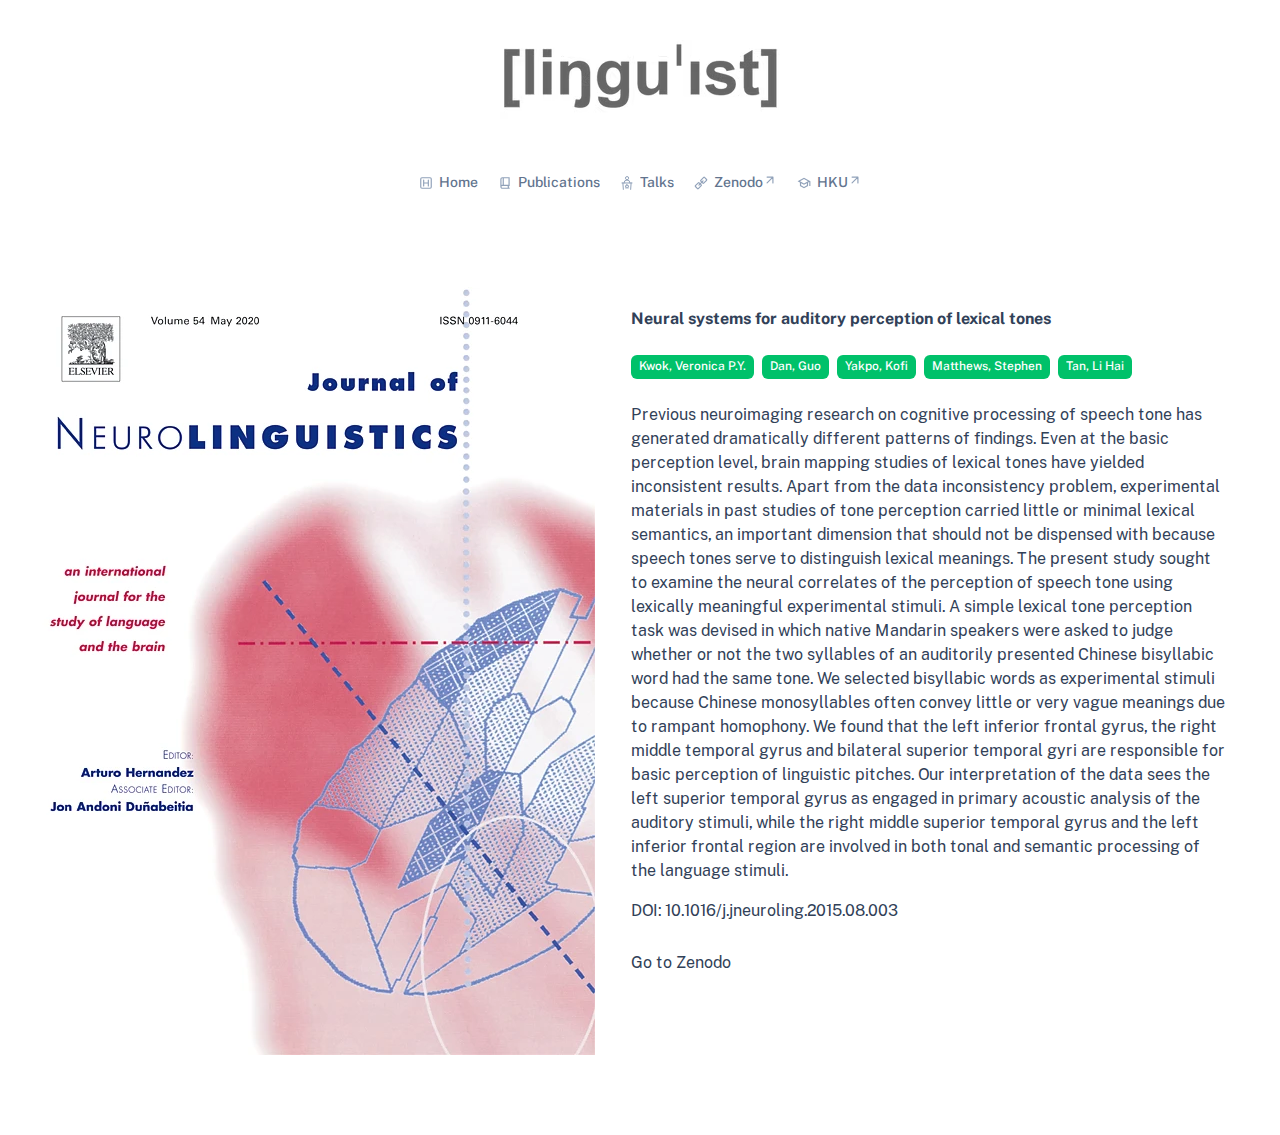
<file: publication/trtp9tmj/index.html>
<!DOCTYPE html><html><head><meta charset="utf-8">
<meta name="viewport" content="width=device-width, initial-scale=1">
<style id="nuxt-ui-colors">@layer base {
  :root {
  --ui-color-primary-50: var(--color-green-50, oklch(98.2% 0.018 155.826));
  --ui-color-primary-100: var(--color-green-100, oklch(96.2% 0.044 156.743));
  --ui-color-primary-200: var(--color-green-200, oklch(92.5% 0.084 155.995));
  --ui-color-primary-300: var(--color-green-300, oklch(87.1% 0.15 154.449));
  --ui-color-primary-400: var(--color-green-400, oklch(79.2% 0.209 151.711));
  --ui-color-primary-500: var(--color-green-500, oklch(72.3% 0.219 149.579));
  --ui-color-primary-600: var(--color-green-600, oklch(62.7% 0.194 149.214));
  --ui-color-primary-700: var(--color-green-700, oklch(52.7% 0.154 150.069));
  --ui-color-primary-800: var(--color-green-800, oklch(44.8% 0.119 151.328));
  --ui-color-primary-900: var(--color-green-900, oklch(39.3% 0.095 152.535));
  --ui-color-primary-950: var(--color-green-950, oklch(26.6% 0.065 152.934));
  --ui-color-secondary-50: var(--color-blue-50, oklch(97% 0.014 254.604));
  --ui-color-secondary-100: var(--color-blue-100, oklch(93.2% 0.032 255.585));
  --ui-color-secondary-200: var(--color-blue-200, oklch(88.2% 0.059 254.128));
  --ui-color-secondary-300: var(--color-blue-300, oklch(80.9% 0.105 251.813));
  --ui-color-secondary-400: var(--color-blue-400, oklch(70.7% 0.165 254.624));
  --ui-color-secondary-500: var(--color-blue-500, oklch(62.3% 0.214 259.815));
  --ui-color-secondary-600: var(--color-blue-600, oklch(54.6% 0.245 262.881));
  --ui-color-secondary-700: var(--color-blue-700, oklch(48.8% 0.243 264.376));
  --ui-color-secondary-800: var(--color-blue-800, oklch(42.4% 0.199 265.638));
  --ui-color-secondary-900: var(--color-blue-900, oklch(37.9% 0.146 265.522));
  --ui-color-secondary-950: var(--color-blue-950, oklch(28.2% 0.091 267.935));
  --ui-color-success-50: var(--color-green-50, oklch(98.2% 0.018 155.826));
  --ui-color-success-100: var(--color-green-100, oklch(96.2% 0.044 156.743));
  --ui-color-success-200: var(--color-green-200, oklch(92.5% 0.084 155.995));
  --ui-color-success-300: var(--color-green-300, oklch(87.1% 0.15 154.449));
  --ui-color-success-400: var(--color-green-400, oklch(79.2% 0.209 151.711));
  --ui-color-success-500: var(--color-green-500, oklch(72.3% 0.219 149.579));
  --ui-color-success-600: var(--color-green-600, oklch(62.7% 0.194 149.214));
  --ui-color-success-700: var(--color-green-700, oklch(52.7% 0.154 150.069));
  --ui-color-success-800: var(--color-green-800, oklch(44.8% 0.119 151.328));
  --ui-color-success-900: var(--color-green-900, oklch(39.3% 0.095 152.535));
  --ui-color-success-950: var(--color-green-950, oklch(26.6% 0.065 152.934));
  --ui-color-info-50: var(--color-blue-50, oklch(97% 0.014 254.604));
  --ui-color-info-100: var(--color-blue-100, oklch(93.2% 0.032 255.585));
  --ui-color-info-200: var(--color-blue-200, oklch(88.2% 0.059 254.128));
  --ui-color-info-300: var(--color-blue-300, oklch(80.9% 0.105 251.813));
  --ui-color-info-400: var(--color-blue-400, oklch(70.7% 0.165 254.624));
  --ui-color-info-500: var(--color-blue-500, oklch(62.3% 0.214 259.815));
  --ui-color-info-600: var(--color-blue-600, oklch(54.6% 0.245 262.881));
  --ui-color-info-700: var(--color-blue-700, oklch(48.8% 0.243 264.376));
  --ui-color-info-800: var(--color-blue-800, oklch(42.4% 0.199 265.638));
  --ui-color-info-900: var(--color-blue-900, oklch(37.9% 0.146 265.522));
  --ui-color-info-950: var(--color-blue-950, oklch(28.2% 0.091 267.935));
  --ui-color-warning-50: var(--color-yellow-50, oklch(98.7% 0.026 102.212));
  --ui-color-warning-100: var(--color-yellow-100, oklch(97.3% 0.071 103.193));
  --ui-color-warning-200: var(--color-yellow-200, oklch(94.5% 0.129 101.54));
  --ui-color-warning-300: var(--color-yellow-300, oklch(90.5% 0.182 98.111));
  --ui-color-warning-400: var(--color-yellow-400, oklch(85.2% 0.199 91.936));
  --ui-color-warning-500: var(--color-yellow-500, oklch(79.5% 0.184 86.047));
  --ui-color-warning-600: var(--color-yellow-600, oklch(68.1% 0.162 75.834));
  --ui-color-warning-700: var(--color-yellow-700, oklch(55.4% 0.135 66.442));
  --ui-color-warning-800: var(--color-yellow-800, oklch(47.6% 0.114 61.907));
  --ui-color-warning-900: var(--color-yellow-900, oklch(42.1% 0.095 57.708));
  --ui-color-warning-950: var(--color-yellow-950, oklch(28.6% 0.066 53.813));
  --ui-color-error-50: var(--color-red-50, oklch(97.1% 0.013 17.38));
  --ui-color-error-100: var(--color-red-100, oklch(93.6% 0.032 17.717));
  --ui-color-error-200: var(--color-red-200, oklch(88.5% 0.062 18.334));
  --ui-color-error-300: var(--color-red-300, oklch(80.8% 0.114 19.571));
  --ui-color-error-400: var(--color-red-400, oklch(70.4% 0.191 22.216));
  --ui-color-error-500: var(--color-red-500, oklch(63.7% 0.237 25.331));
  --ui-color-error-600: var(--color-red-600, oklch(57.7% 0.245 27.325));
  --ui-color-error-700: var(--color-red-700, oklch(50.5% 0.213 27.518));
  --ui-color-error-800: var(--color-red-800, oklch(44.4% 0.177 26.899));
  --ui-color-error-900: var(--color-red-900, oklch(39.6% 0.141 25.723));
  --ui-color-error-950: var(--color-red-950, oklch(25.8% 0.092 26.042));
  --ui-color-neutral-50: var(--color-slate-50, oklch(98.4% 0.003 247.858));
  --ui-color-neutral-100: var(--color-slate-100, oklch(96.8% 0.007 247.896));
  --ui-color-neutral-200: var(--color-slate-200, oklch(92.9% 0.013 255.508));
  --ui-color-neutral-300: var(--color-slate-300, oklch(86.9% 0.022 252.894));
  --ui-color-neutral-400: var(--color-slate-400, oklch(70.4% 0.04 256.788));
  --ui-color-neutral-500: var(--color-slate-500, oklch(55.4% 0.046 257.417));
  --ui-color-neutral-600: var(--color-slate-600, oklch(44.6% 0.043 257.281));
  --ui-color-neutral-700: var(--color-slate-700, oklch(37.2% 0.044 257.287));
  --ui-color-neutral-800: var(--color-slate-800, oklch(27.9% 0.041 260.031));
  --ui-color-neutral-900: var(--color-slate-900, oklch(20.8% 0.042 265.755));
  --ui-color-neutral-950: var(--color-slate-950, oklch(12.9% 0.042 264.695));
  }
  :root, .light {
  --ui-primary: var(--ui-color-primary-500);
  --ui-secondary: var(--ui-color-secondary-500);
  --ui-success: var(--ui-color-success-500);
  --ui-info: var(--ui-color-info-500);
  --ui-warning: var(--ui-color-warning-500);
  --ui-error: var(--ui-color-error-500);
  }
  .dark {
  --ui-primary: var(--ui-color-primary-400);
  --ui-secondary: var(--ui-color-secondary-400);
  --ui-success: var(--ui-color-success-400);
  --ui-info: var(--ui-color-info-400);
  --ui-warning: var(--ui-color-warning-400);
  --ui-error: var(--ui-color-error-400);
  }
}</style>
<style>@font-face{font-family:Public Sans;src:local("Public Sans Variable Italic"),url(/_fonts/8VR2wSMN-3U4NbWAVYXlkRV6hA0jFBXP-0RtL3X7fko-PrtgR_rlhMsn12WZx7AQRAIUOnABRo1CJtZI-SK8DMA.woff2) format(woff2);font-display:swap;unicode-range:U+0102-0103,U+0110-0111,U+0128-0129,U+0168-0169,U+01A0-01A1,U+01AF-01B0,U+0300-0301,U+0303-0304,U+0308-0309,U+0323,U+0329,U+1EA0-1EF9,U+20AB;font-weight:100 900;font-style:italic}@font-face{font-family:"Public Sans Fallback: Arial";src:local("Arial");size-adjust:104.8675%;ascent-override:90.5905%;descent-override:21.4557%;line-gap-override:0%}@font-face{font-family:Public Sans;src:local("Public Sans Variable Italic"),url(/_fonts/57NSSoFy1VLVs2gqly8Ls9awBnZMFyXGrefpmqvdqmc-tgpTBcCHEm_zCFnonRHj-i34Lo8WhfCOktnoUDzCzCU.woff2) format(woff2);font-display:swap;unicode-range:U+0100-02BA,U+02BD-02C5,U+02C7-02CC,U+02CE-02D7,U+02DD-02FF,U+0304,U+0308,U+0329,U+1D00-1DBF,U+1E00-1E9F,U+1EF2-1EFF,U+2020,U+20A0-20AB,U+20AD-20C0,U+2113,U+2C60-2C7F,U+A720-A7FF;font-weight:100 900;font-style:italic}@font-face{font-family:Public Sans;src:local("Public Sans Variable Italic"),url(/_fonts/Ld1FnTo3yTIwDyGfTQ5-Fws9AWsCbKfMvgxduXr7JcY-5AEIdCyK1YgWNU0wKhhSVmya2oBHCzUEe5a0KV3_VSM.woff2) format(woff2);font-display:swap;unicode-range:U+0000-00FF,U+0131,U+0152-0153,U+02BB-02BC,U+02C6,U+02DA,U+02DC,U+0304,U+0308,U+0329,U+2000-206F,U+20AC,U+2122,U+2191,U+2193,U+2212,U+2215,U+FEFF,U+FFFD;font-weight:100 900;font-style:italic}@font-face{font-family:Public Sans;src:local("Public Sans Variable"),url(/_fonts/NdzqRASp2bovDUhQT1IRE_EMqKJ2KYQdTCfFcBvL8yw-a5YHi_r4JGio6_2kIxoh7Czm8vG2H-2darXmKMUb7ls.woff2) format(woff2);font-display:swap;unicode-range:U+0102-0103,U+0110-0111,U+0128-0129,U+0168-0169,U+01A0-01A1,U+01AF-01B0,U+0300-0301,U+0303-0304,U+0308-0309,U+0323,U+0329,U+1EA0-1EF9,U+20AB;font-weight:100 900;font-style:normal}@font-face{font-family:Public Sans;src:local("Public Sans Variable"),url(/_fonts/iTkrULNFJJkTvihIg1Vqi5IODRH_9btXCioVF5l98I8-oZku0Yxfg843rE8UTF9_Y3DA8dgTVvmdaM7sC8akOec.woff2) format(woff2);font-display:swap;unicode-range:U+0100-02BA,U+02BD-02C5,U+02C7-02CC,U+02CE-02D7,U+02DD-02FF,U+0304,U+0308,U+0329,U+1D00-1DBF,U+1E00-1E9F,U+1EF2-1EFF,U+2020,U+20A0-20AB,U+20AD-20C0,U+2113,U+2C60-2C7F,U+A720-A7FF;font-weight:100 900;font-style:normal}@font-face{font-family:Public Sans;src:local("Public Sans Variable"),url(/_fonts/GsKUclqeNLJ96g5AU593ug6yanivOiwjW_7zESNPChw-lKHs27uFkEx9zESe0phefAo_dc3wso0NQuwxg42xKik.woff2) format(woff2);font-display:swap;unicode-range:U+0000-00FF,U+0131,U+0152-0153,U+02BB-02BC,U+02C6,U+02DA,U+02DC,U+0304,U+0308,U+0329,U+2000-206F,U+20AC,U+2122,U+2191,U+2193,U+2212,U+2215,U+FEFF,U+FFFD;font-weight:100 900;font-style:normal}@font-face{font-family:Public Sans;src:local("Public Sans Thin Italic"),url(/_fonts/AIN95-qJfkOhDJaOwV1k1nO5bT9cTxrNmwOZk0UYG3M-L9UgB4E2DQhY5nZbL_Y-tvhv8GXFaGajvVQ3ZVrI2-0.woff) format(woff);font-display:swap;font-weight:100;font-style:italic}@font-face{font-family:Public Sans;src:local("Public Sans ExtraLight Italic"),url(/_fonts/IeFHdiScBT4DgPhO1vmdlHdeVdp4IyCHWsKKehlvHiM-0hzjatXfj2HSNMpqv7m8YSQFxpoz58tvY2iH8xohEPc.woff) format(woff);font-display:swap;font-weight:200;font-style:italic}@font-face{font-family:Public Sans;src:local("Public Sans Light Italic"),url(/_fonts/l3NzpBD54dRZM99guzj65Fv367JVqIH4cfcUMMkQyz4-jOmak6dr2T7yCNEAbwOi8CwB188_bjc4sAi9RWRLPg8.woff) format(woff);font-display:swap;font-weight:300;font-style:italic}@font-face{font-family:Public Sans;src:local("Public Sans Regular Italic"),local("Public Sans Italic"),url(/_fonts/5IArdN4L5jOjmIgNWjXwBf8z7LwCc01XijCBmkK5aGg-GgJTPPxgKEyMUqCMPCThvaHTUuu_0DOPMa5ZaUnirrc.woff) format(woff);font-display:swap;font-weight:400;font-style:italic}@font-face{font-family:Public Sans;src:local("Public Sans Medium Italic"),url(/_fonts/VcMivr0bexw4wuCgM3KfT7ufOn0MBVSf4fAOnaSKcMQ-_PquuwLubAjku6GJVRB26LncvFaD1KxnhLfEwX0zACI.woff) format(woff);font-display:swap;font-weight:500;font-style:italic}@font-face{font-family:Public Sans;src:local("Public Sans SemiBold Italic"),url(/_fonts/RQuM9oqyBZLVckg_2j5DZNYP0zZ0UdWH9opo6dHz0Wk-k0f6BHfjR97WzeaNu_vxGhGAdnz2fMRXYL7x7iv44FM.woff) format(woff);font-display:swap;font-weight:600;font-style:italic}@font-face{font-family:Public Sans;src:local("Public Sans Bold Italic"),url(/_fonts/tlKtuelNQfWcU80gS10yE7hN_jWKDQWZ-qirYMB2HTU-Fq8kUz3pGJC1EV0ja1oWpMzem5mAod2dmNBMD0Xiw_s.woff) format(woff);font-display:swap;font-weight:700;font-style:italic}@font-face{font-family:Public Sans;src:local("Public Sans ExtraBold Italic"),url(/_fonts/ngtWhT8kmieGl4Ra8jUNcA8iUDIpOtiCUFjxlOJ6SSU-3Ta4pgprW9Asyo_guCkWQeN7BqjK5prsMdyweug6XKE.woff) format(woff);font-display:swap;font-weight:800;font-style:italic}@font-face{font-family:Public Sans;src:local("Public Sans Black Italic"),url(/_fonts/z8m9hYpMBa_sxWpih-SFrNNqkfqoDALpCewbRuIi0VA-XicA1FVJN5EYPHKJkjQf_ry3lgpBpQsWHnKNfBkpu2U.woff) format(woff);font-display:swap;font-weight:900;font-style:italic}@font-face{font-family:Public Sans;src:local("Public Sans Thin"),url(/_fonts/QE5ixqvYYHVV6J8TPxICtcfJGe0Cv5p6kKADzjbJA_U-CFPbKSXD8EP_bUNvUNTbjWgxLHAaf5Z3lOgfIal2CqY.woff) format(woff);font-display:swap;font-weight:100;font-style:normal}@font-face{font-family:Public Sans;src:local("Public Sans ExtraLight"),url(/_fonts/r9aBQFlXVxAdRH7hwWhth0C9ohuHV2KGh43tWaCBlJ8-TPjU87XwZxvOSoGaSzBlDbPnqJsHK91FbnWMJACdU_g.woff) format(woff);font-display:swap;font-weight:200;font-style:normal}@font-face{font-family:Public Sans;src:local("Public Sans Light"),url(/_fonts/5jR6J0PiCcHfBmWPDi_fAq0rdJwTtpfTH_Nt1oVGKVI-_MJ_u2AAEthfaFkYr2Us1cC3zsyrnC9rQcUWUCyadQk.woff) format(woff);font-display:swap;font-weight:300;font-style:normal}@font-face{font-family:Public Sans;src:local("Public Sans Regular"),local("Public Sans"),url(/_fonts/sBwYw97nBwL-OG9iwx4YflkEdv2ZnhNhTTg0UmbyXds-_cBWg83BUsWaALlCgOWmfgZ06hsMRpEvJk2PBCFMQvM.woff) format(woff);font-display:swap;font-weight:400;font-style:normal}@font-face{font-family:Public Sans;src:local("Public Sans Medium"),url(/_fonts/opbEuhz7QJaU60tjeKh5bPMoIYCRWmeCOfvEnbPyAAs-fTkAnF7CpSwd9BQmFkf_XVOXQF8PfsGWIq7aTzjulaU.woff) format(woff);font-display:swap;font-weight:500;font-style:normal}@font-face{font-family:Public Sans;src:local("Public Sans SemiBold"),url(/_fonts/WKdez1KObFVfdr7oOpoKChRTZVr81IQ5Yh5Tx_wTTgU-SMxAKQRoPYW3WlKZjSX29ZlJNaqJAwxfhNun9p9Q3l0.woff) format(woff);font-display:swap;font-weight:600;font-style:normal}@font-face{font-family:Public Sans;src:local("Public Sans Bold"),url(/_fonts/e90plyNTcceYpTLq3bZUaIlfflt4DWwTWUHgjPCDhf8-2vwNpo1OHULl1fvZkgM8cXYeGVwpZMqtqg3xvHN_J3U.woff) format(woff);font-display:swap;font-weight:700;font-style:normal}@font-face{font-family:Public Sans;src:local("Public Sans ExtraBold"),url(/_fonts/nlmCSPutKoyk38PZWPKeSYzpW-q8z7dvpw3RWyUQe34-gQUq72_pd3zE9TyUDmw4af6qKVhutG6bkCBivwv9YgE.woff) format(woff);font-display:swap;font-weight:800;font-style:normal}@font-face{font-family:Public Sans;src:local("Public Sans Black"),url(/_fonts/uuSWavIWJ8L2gBbJ0SiA8oCW6z0h33B0wKQ0J9D1-E-o45ygz4ryhPPDEUpVR6ewewkH2Gvf_yI-rV958XsAu8.woff) format(woff);font-display:swap;font-weight:900;font-style:normal}/*! tailwindcss v4.1.5 | MIT License | https://tailwindcss.com */@layer properties{@supports ((-webkit-hyphens:none) and (not (margin-trim:inline))) or ((-moz-orient:inline) and (not (color:rgb(from red r g b)))){*,::backdrop,:after,:before{--tw-translate-x:0;--tw-translate-y:0;--tw-translate-z:0;--tw-scale-x:1;--tw-scale-y:1;--tw-scale-z:1;--tw-rotate-x:initial;--tw-rotate-y:initial;--tw-rotate-z:initial;--tw-skew-x:initial;--tw-skew-y:initial;--tw-space-y-reverse:0;--tw-space-x-reverse:0;--tw-divide-y-reverse:0;--tw-border-style:solid;--tw-leading:initial;--tw-font-weight:initial;--tw-shadow:0 0 #0000;--tw-shadow-color:initial;--tw-shadow-alpha:100%;--tw-inset-shadow:0 0 #0000;--tw-inset-shadow-color:initial;--tw-inset-shadow-alpha:100%;--tw-ring-color:initial;--tw-ring-shadow:0 0 #0000;--tw-inset-ring-color:initial;--tw-inset-ring-shadow:0 0 #0000;--tw-ring-inset:initial;--tw-ring-offset-width:0px;--tw-ring-offset-color:#fff;--tw-ring-offset-shadow:0 0 #0000;--tw-outline-style:solid;--tw-backdrop-blur:initial;--tw-backdrop-brightness:initial;--tw-backdrop-contrast:initial;--tw-backdrop-grayscale:initial;--tw-backdrop-hue-rotate:initial;--tw-backdrop-invert:initial;--tw-backdrop-opacity:initial;--tw-backdrop-saturate:initial;--tw-backdrop-sepia:initial;--tw-duration:initial;--tw-ease:initial;--tw-content:""}}}@layer theme{:host,:root{--font-sans:"Public Sans",sans-serif;--font-mono:ui-monospace,SFMono-Regular,Menlo,Monaco,Consolas,"Liberation Mono","Courier New",monospace;--color-green-50:#effdf5;--color-green-100:#d9fbe8;--color-green-200:#b3f5d1;--color-green-300:#75edae;--color-green-400:#00dc82;--color-green-500:#00c16a;--color-green-600:#00a155;--color-green-700:#007f45;--color-green-800:#016538;--color-green-900:#0a5331;--color-green-950:#052e16;--color-blue-500:oklch(62.3% .214 259.815);--color-blue-600:oklch(54.6% .245 262.881);--color-gray-100:oklch(96.7% .003 264.542);--color-gray-200:oklch(92.8% .006 264.531);--color-gray-300:oklch(87.2% .01 258.338);--color-gray-400:oklch(70.7% .022 261.325);--color-gray-500:oklch(55.1% .027 264.364);--color-gray-600:oklch(44.6% .03 256.802);--color-gray-700:oklch(37.3% .034 259.733);--color-gray-800:oklch(27.8% .033 256.848);--color-white:#fff;--spacing:.25rem;--container-sm:24rem;--container-md:28rem;--container-lg:32rem;--container-7xl:80rem;--text-xs:.75rem;--text-xs--line-height:1.33333;--text-sm:.875rem;--text-sm--line-height:1.42857;--text-base:1rem;--text-base--line-height:1.5;--text-lg:1.125rem;--text-lg--line-height:1.55556;--text-xl:1.25rem;--text-xl--line-height:1.4;--text-2xl:1.5rem;--text-2xl--line-height:1.33333;--font-weight-normal:400;--font-weight-medium:500;--font-weight-semibold:600;--font-weight-bold:700;--radius-lg:calc(var(--ui-radius)*2);--ease-out:cubic-bezier(0,0,.2,1);--animate-spin:spin 1s linear infinite;--animate-pulse:pulse 2s cubic-bezier(.4,0,.6,1)infinite;--default-transition-duration:.15s;--default-transition-timing-function:cubic-bezier(.4,0,.2,1);--default-font-family:var(--font-sans);--default-mono-font-family:var(--font-mono)}}@layer base{*,::backdrop,:after,:before{border:0 solid;box-sizing:border-box;margin:0;padding:0}::file-selector-button{border:0 solid;box-sizing:border-box;margin:0;padding:0}:host,html{-webkit-text-size-adjust:100%;font-family:var(--default-font-family,ui-sans-serif,system-ui,sans-serif,"Apple Color Emoji","Segoe UI Emoji","Segoe UI Symbol","Noto Color Emoji");font-feature-settings:var(--default-font-feature-settings,normal);font-variation-settings:var(--default-font-variation-settings,normal);line-height:1.5;-moz-tab-size:4;-o-tab-size:4;tab-size:4;-webkit-tap-highlight-color:transparent}hr{border-top-width:1px;color:inherit;height:0}abbr:where([title]){-webkit-text-decoration:underline dotted;text-decoration:underline dotted}h1,h2,h3,h4,h5,h6{font-size:inherit;font-weight:inherit}a{color:inherit;-webkit-text-decoration:inherit;text-decoration:inherit}b,strong{font-weight:bolder}code,kbd,pre,samp{font-family:var(--default-mono-font-family,ui-monospace,SFMono-Regular,Menlo,Monaco,Consolas,"Liberation Mono","Courier New",monospace);font-feature-settings:var(--default-mono-font-feature-settings,normal);font-size:1em;font-variation-settings:var(--default-mono-font-variation-settings,normal)}small{font-size:80%}sub,sup{font-size:75%;line-height:0;position:relative;vertical-align:baseline}sub{bottom:-.25em}sup{top:-.5em}table{border-collapse:collapse;border-color:inherit;text-indent:0}:-moz-focusring{outline:auto}progress{vertical-align:baseline}summary{display:list-item}menu,ol,ul{list-style:none}audio,canvas,embed,iframe,img,object,svg,video{display:block;vertical-align:middle}img,video{height:auto;max-width:100%}button,input,optgroup,select,textarea{background-color:#0000;border-radius:0;color:inherit;font:inherit;font-feature-settings:inherit;font-variation-settings:inherit;letter-spacing:inherit;opacity:1}::file-selector-button{background-color:#0000;border-radius:0;color:inherit;font:inherit;font-feature-settings:inherit;font-variation-settings:inherit;letter-spacing:inherit;opacity:1}:where(select:is([multiple],[size])) optgroup{font-weight:bolder}:where(select:is([multiple],[size])) optgroup option{padding-inline-start:20px}::file-selector-button{margin-inline-end:4px}::-moz-placeholder{opacity:1}::placeholder{opacity:1}@supports (not (-webkit-appearance:-apple-pay-button)) or (contain-intrinsic-size:1px){::-moz-placeholder{color:currentColor}::placeholder{color:currentColor}@supports (color:color-mix(in lab,red,red)){::-moz-placeholder{color:color-mix(in oklab,currentcolor 50%,transparent)}::placeholder{color:color-mix(in oklab,currentcolor 50%,transparent)}}}textarea{resize:vertical}::-webkit-search-decoration{-webkit-appearance:none}::-webkit-date-and-time-value{min-height:1lh;text-align:inherit}::-webkit-datetime-edit{display:inline-flex;padding-block:0}::-webkit-datetime-edit-month-field,::-webkit-datetime-edit-year-field{padding-block:0}::-webkit-datetime-edit-day-field,::-webkit-datetime-edit-hour-field{padding-block:0}::-webkit-datetime-edit-minute-field,::-webkit-datetime-edit-second-field{padding-block:0}::-webkit-datetime-edit-meridiem-field,::-webkit-datetime-edit-millisecond-field{padding-block:0}:-moz-ui-invalid{box-shadow:none}button,input:where([type=button],[type=reset],[type=submit]){-webkit-appearance:button;-moz-appearance:button;appearance:button}::file-selector-button{-webkit-appearance:button;-moz-appearance:button;appearance:button}::-webkit-inner-spin-button,::-webkit-outer-spin-button{height:auto}[hidden]:where(:not([hidden=until-found])){display:none!important}body{background-color:var(--ui-bg);color:var(--ui-text);-webkit-font-smoothing:antialiased;-moz-osx-font-smoothing:grayscale;color-scheme:light}body:where(.dark,.dark *){color-scheme:dark}.light,:root{--ui-text-dimmed:var(--ui-color-neutral-400);--ui-text-muted:var(--ui-color-neutral-500);--ui-text-toned:var(--ui-color-neutral-600);--ui-text:var(--ui-color-neutral-700);--ui-text-highlighted:var(--ui-color-neutral-900);--ui-text-inverted:var(--color-white);--ui-bg:var(--color-white);--ui-bg-muted:var(--ui-color-neutral-50);--ui-bg-elevated:var(--ui-color-neutral-100);--ui-bg-accented:var(--ui-color-neutral-200);--ui-bg-inverted:var(--ui-color-neutral-900);--ui-border:var(--ui-color-neutral-200);--ui-border-muted:var(--ui-color-neutral-200);--ui-border-accented:var(--ui-color-neutral-300);--ui-border-inverted:var(--ui-color-neutral-900);--ui-radius:.25rem;--ui-container:var(--container-7xl)}.dark{--ui-text-dimmed:var(--ui-color-neutral-500);--ui-text-muted:var(--ui-color-neutral-400);--ui-text-toned:var(--ui-color-neutral-300);--ui-text:var(--ui-color-neutral-200);--ui-text-highlighted:var(--color-white);--ui-text-inverted:var(--ui-color-neutral-900);--ui-bg:var(--ui-color-neutral-900);--ui-bg-muted:var(--ui-color-neutral-800);--ui-bg-elevated:var(--ui-color-neutral-800);--ui-bg-accented:var(--ui-color-neutral-700);--ui-bg-inverted:var(--color-white);--ui-border:var(--ui-color-neutral-800);--ui-border-muted:var(--ui-color-neutral-700);--ui-border-accented:var(--ui-color-neutral-700);--ui-border-inverted:var(--color-white)}.tooltip-arrow,.tooltip-arrow:before{background:inherit;height:8px;position:absolute;width:8px}.tooltip-arrow{visibility:hidden}.tooltip-arrow:before{content:"";transform:rotate(45deg);visibility:visible}[data-tooltip-style^=light]+.tooltip>.tooltip-arrow:before{border-color:var(--color-gray-200);border-style:solid}[data-tooltip-style^=light]+.tooltip[data-popper-placement^=top]>.tooltip-arrow:before{border-bottom-width:1px;border-right-width:1px}[data-tooltip-style^=light]+.tooltip[data-popper-placement^=right]>.tooltip-arrow:before{border-bottom-width:1px;border-left-width:1px}[data-tooltip-style^=light]+.tooltip[data-popper-placement^=bottom]>.tooltip-arrow:before{border-left-width:1px;border-top-width:1px}[data-tooltip-style^=light]+.tooltip[data-popper-placement^=left]>.tooltip-arrow:before{border-right-width:1px;border-top-width:1px}.tooltip[data-popper-placement^=top]>.tooltip-arrow{bottom:-4px}.tooltip[data-popper-placement^=bottom]>.tooltip-arrow{top:-4px}.tooltip[data-popper-placement^=left]>.tooltip-arrow{right:-4px}.tooltip[data-popper-placement^=right]>.tooltip-arrow{left:-4px}.tooltip.invisible>.tooltip-arrow:before{visibility:hidden}[data-popper-arrow],[data-popper-arrow]:before{background:inherit;height:8px;position:absolute;width:8px}[data-popper-arrow]{visibility:hidden}[data-popper-arrow]:after,[data-popper-arrow]:before{content:"";transform:rotate(45deg);visibility:visible}[data-popper-arrow]:after{background:inherit;height:9px;position:absolute;width:9px}[role=tooltip]>[data-popper-arrow]:before{border-color:var(--color-gray-200);border-style:solid}.dark [role=tooltip]>[data-popper-arrow]:before{border-color:var(--color-gray-600);border-style:solid}[role=tooltip]>[data-popper-arrow]:after{border-color:var(--color-gray-200);border-style:solid}.dark [role=tooltip]>[data-popper-arrow]:after{border-color:var(--color-gray-600);border-style:solid}[data-popover][role=tooltip][data-popper-placement^=top]>[data-popper-arrow]:after,[data-popover][role=tooltip][data-popper-placement^=top]>[data-popper-arrow]:before{border-bottom-width:1px;border-right-width:1px}[data-popover][role=tooltip][data-popper-placement^=right]>[data-popper-arrow]:after,[data-popover][role=tooltip][data-popper-placement^=right]>[data-popper-arrow]:before{border-bottom-width:1px;border-left-width:1px}[data-popover][role=tooltip][data-popper-placement^=bottom]>[data-popper-arrow]:after,[data-popover][role=tooltip][data-popper-placement^=bottom]>[data-popper-arrow]:before{border-left-width:1px;border-top-width:1px}[data-popover][role=tooltip][data-popper-placement^=left]>[data-popper-arrow]:after,[data-popover][role=tooltip][data-popper-placement^=left]>[data-popper-arrow]:before{border-right-width:1px;border-top-width:1px}[data-popover][role=tooltip][data-popper-placement^=top]>[data-popper-arrow]{bottom:-5px}[data-popover][role=tooltip][data-popper-placement^=bottom]>[data-popper-arrow]{top:-5px}[data-popover][role=tooltip][data-popper-placement^=left]>[data-popper-arrow]{right:-5px}[data-popover][role=tooltip][data-popper-placement^=right]>[data-popper-arrow]{left:-5px}[role=tooltip].invisible>[data-popper-arrow]:after,[role=tooltip].invisible>[data-popper-arrow]:before{visibility:hidden}[multiple],[type=date],[type=datetime-local],[type=email],[type=month],[type=number],[type=password],[type=search],[type=tel],[type=text],[type=time],[type=url],[type=week],select,textarea{-webkit-appearance:none;-moz-appearance:none;appearance:none;border-color:var(--color-gray-500);--tw-shadow:0 0 #0000;background-color:#fff;border-radius:0;border-width:1px;font-size:1rem;line-height:1.5rem;padding:.5rem .75rem}:is([type=text],[type=email],[type=url],[type=password],[type=number],[type=date],[type=datetime-local],[type=month],[type=search],[type=tel],[type=time],[type=week],[multiple],textarea,select):focus{outline-offset:2px;--tw-ring-inset:var(--tw-empty, );--tw-ring-offset-width:0px;--tw-ring-offset-color:#fff;--tw-ring-color:var(--color-blue-600);--tw-ring-offset-shadow:var(--tw-ring-inset)0 0 0 var(--tw-ring-offset-width)var(--tw-ring-offset-color);--tw-ring-shadow:var(--tw-ring-inset)0 0 0 calc(1px + var(--tw-ring-offset-width))var(--tw-ring-color);border-color:var(--color-blue-600);box-shadow:var(--tw-ring-offset-shadow),var(--tw-ring-shadow),var(--tw-shadow);outline:2px solid #0000}input::-moz-placeholder,textarea::-moz-placeholder{color:var(--color-gray-500);opacity:1}input::placeholder,textarea::placeholder{color:var(--color-gray-500);opacity:1}::-webkit-datetime-edit-fields-wrapper{padding:0}input[type=time]::-webkit-calendar-picker-indicator{background:0 0}select:not([size]){background-image:url("data:image/svg+xml;charset=utf-8,%3Csvg xmlns='http://www.w3.org/2000/svg' fill='none' aria-hidden='true' viewBox='0 0 10 6'%3E%3Cpath stroke='oklch(55.1%25 0.027 264.364)' stroke-linecap='round' stroke-linejoin='round' stroke-width='2' d='m1 1 4 4 4-4'/%3E%3C/svg%3E");background-position:right .75rem center;background-repeat:no-repeat;background-size:.75em .75em;padding-right:2.5rem;-webkit-print-color-adjust:exact;print-color-adjust:exact}[dir=rtl] select:not([size]){background-position:.75rem;padding-left:0;padding-right:.75rem}[multiple]{background-image:none;background-position:0 0;background-repeat:unset;background-size:initial;padding-right:.75rem;-webkit-print-color-adjust:unset;print-color-adjust:unset}[type=checkbox],[type=radio]{-webkit-appearance:none;-moz-appearance:none;appearance:none;border-color:--color-gray-500;color:var(--color-blue-600);height:1rem;-webkit-print-color-adjust:exact;print-color-adjust:exact;-webkit-user-select:none;-moz-user-select:none;user-select:none;vertical-align:middle;width:1rem;--tw-shadow:0 0 #0000;background-color:#fff;background-origin:border-box;border-width:1px;display:inline-block;flex-shrink:0;padding:0}[type=checkbox]{border-radius:0}[type=radio]{border-radius:100%}[type=checkbox]:focus,[type=radio]:focus{outline-offset:2px;--tw-ring-inset:var(--tw-empty, );--tw-ring-offset-width:2px;--tw-ring-offset-color:#fff;--tw-ring-color:var(--color-blue-600);--tw-ring-offset-shadow:var(--tw-ring-inset)0 0 0 var(--tw-ring-offset-width)var(--tw-ring-offset-color);--tw-ring-shadow:var(--tw-ring-inset)0 0 0 calc(2px + var(--tw-ring-offset-width))var(--tw-ring-color);box-shadow:var(--tw-ring-offset-shadow),var(--tw-ring-shadow),var(--tw-shadow);outline:2px solid #0000}.dark [type=checkbox]:checked,.dark [type=radio]:checked,[type=checkbox]:checked,[type=radio]:checked{background-color:currentColor!important;background-position:50%;background-repeat:no-repeat;background-size:.55em .55em;border-color:#0000!important}[type=checkbox]:checked{background-image:url("data:image/svg+xml;charset=utf-8,%3Csvg xmlns='http://www.w3.org/2000/svg' fill='none' aria-hidden='true' viewBox='0 0 16 12'%3E%3Cpath stroke='%23fff' stroke-linecap='round' stroke-linejoin='round' stroke-width='3' d='M1 5.917 5.724 10.5 15 1.5'/%3E%3C/svg%3E");background-repeat:no-repeat;background-size:.55em .55em;-webkit-print-color-adjust:exact;print-color-adjust:exact}.dark [type=radio]:checked,[type=radio]:checked{background-image:url("data:image/svg+xml;charset=utf-8,%3Csvg xmlns='http://www.w3.org/2000/svg' fill='%23fff' viewBox='0 0 16 16'%3E%3Ccircle cx='8' cy='8' r='3'/%3E%3C/svg%3E");background-size:1em 1em}[type=checkbox]:indeterminate{background-color:currentColor!important;background-image:url("data:image/svg+xml;charset=utf-8,%3Csvg xmlns='http://www.w3.org/2000/svg' fill='none' aria-hidden='true' viewBox='0 0 16 12'%3E%3Cpath stroke='%23fff' stroke-linecap='round' stroke-linejoin='round' stroke-width='3' d='M.5 6h14'/%3E%3C/svg%3E");background-position:50%;background-repeat:no-repeat;background-size:.55em .55em;border-color:#0000!important;-webkit-print-color-adjust:exact;print-color-adjust:exact}[type=checkbox]:indeterminate:focus,[type=checkbox]:indeterminate:hover{background-color:currentColor!important;border-color:#0000!important}[type=file]{background:unset;border-color:inherit;border-radius:0;border-width:0;font-size:unset;line-height:inherit;padding:0}[type=file]:focus{outline:1px auto inherit}input[type=file]::file-selector-button{background:var(--color-gray-800);border:0;color:#fff;cursor:pointer;font-size:.875rem;font-weight:500;margin-inline:-1rem 1rem;padding:.625rem 1rem .625rem 2rem}input[type=file]::file-selector-button:hover{background:var(--color-gray-700)}[dir=rtl] input[type=file]::file-selector-button{padding-left:1rem;padding-right:2rem}.dark input[type=file]::file-selector-button{background:var(--color-gray-600);color:#fff}.dark input[type=file]::file-selector-button:hover{background:var(--color-gray-500)}input[type=range]::-webkit-slider-thumb{-webkit-appearance:none;-moz-appearance:none;appearance:none;background:var(--color-blue-600);border:0;border-radius:9999px;cursor:pointer;height:1.25rem;width:1.25rem}input[type=range]:disabled::-webkit-slider-thumb{background:var(--color-gray-400)}.dark input[type=range]:disabled::-webkit-slider-thumb{background:var(--color-gray-500)}input[type=range]:focus::-webkit-slider-thumb{outline-offset:2px;--tw-ring-offset-shadow:var(--tw-ring-inset)0 0 0 var(--tw-ring-offset-width)var(--tw-ring-offset-color);--tw-ring-shadow:var(--tw-ring-inset)0 0 0 calc(4px + var(--tw-ring-offset-width))var(--tw-ring-color);box-shadow:var(--tw-ring-offset-shadow),var(--tw-ring-shadow),var(--tw-shadow,0 0 #0000);--tw-ring-opacity:1;--tw-ring-color:rgb(164 202 254/var(--tw-ring-opacity));outline:2px solid #0000}input[type=range]::-moz-range-thumb{-moz-appearance:none;-webkit-appearance:none;appearance:none;background:var(--color-blue-600);border:0;border-radius:9999px;cursor:pointer;height:1.25rem;width:1.25rem}input[type=range]:disabled::-moz-range-thumb{background:var(--color-gray-400)}.dark input[type=range]:disabled::-moz-range-thumb{background:var(--color-gray-500)}input[type=range]::-moz-range-progress{background:var(--color-blue-500)}input[type=range]::-ms-fill-lower{background:var(--color-blue-500)}input[type=range].range-sm::-webkit-slider-thumb{height:1rem;width:1rem}input[type=range].range-lg::-webkit-slider-thumb{height:1.5rem;width:1.5rem}input[type=range].range-sm::-moz-range-thumb{height:1rem;width:1rem}input[type=range].range-lg::-moz-range-thumb{height:1.5rem;width:1.5rem}.toggle-bg:after{background:#fff;border-color:var(--color-gray-300);border-radius:9999px;border-width:1px;box-shadow:var(--tw-ring-inset) 0 0 0 calc(var(--tw-ring-offset-width)) var(--tw-ring-color);content:"";height:1.25rem;left:.125rem;position:absolute;top:.125rem;transition-duration:.15s;transition-property:background-color,border-color,color,fill,stroke,opacity,box-shadow,transform,filter,-webkit-backdrop-filter,backdrop-filter;width:1.25rem}input:checked+.toggle-bg:after{border-color:#fff;transform:translate(100%)}input:checked+.toggle-bg{background:var(--color-blue-600);border-color:var(--color-blue-600)}}@layer components;@layer utilities{.pointer-events-auto{pointer-events:auto}.pointer-events-none{pointer-events:none}.sr-only{clip:rect(0,0,0,0);border-width:0;height:1px;margin:-1px;overflow:hidden;padding:0;white-space:nowrap;width:1px}.absolute,.sr-only{position:absolute}.fixed{position:fixed}.relative{position:relative}.sticky{position:sticky}.inset-0{inset:calc(var(--spacing)*0)}.inset-x-0{inset-inline:calc(var(--spacing)*0)}.inset-x-1{inset-inline:calc(var(--spacing)*1)}.inset-x-4{inset-inline:calc(var(--spacing)*4)}.inset-y-0{inset-block:calc(var(--spacing)*0)}.inset-y-1{inset-block:calc(var(--spacing)*1)}.inset-y-1\.5{inset-block:calc(var(--spacing)*1.5)}.inset-y-2{inset-block:calc(var(--spacing)*2)}.inset-y-4{inset-block:calc(var(--spacing)*4)}.-start-px{inset-inline-start:-1px}.start-0{inset-inline-start:calc(var(--spacing)*0)}.start-4{inset-inline-start:calc(var(--spacing)*4)}.start-\[calc\(50\%\+16px\)\]{inset-inline-start:calc(50% + 16px)}.start-\[calc\(50\%\+20px\)\]{inset-inline-start:calc(50% + 20px)}.start-\[calc\(50\%\+28px\)\]{inset-inline-start:calc(50% + 28px)}.start-\[calc\(50\%\+32px\)\]{inset-inline-start:calc(50% + 32px)}.start-\[calc\(50\%\+36px\)\]{inset-inline-start:calc(50% + 36px)}.start-\[calc\(50\%-1px\)\]{inset-inline-start:calc(50% - 1px)}.end-0{inset-inline-end:calc(var(--spacing)*0)}.end-4{inset-inline-end:calc(var(--spacing)*4)}.end-\[calc\(-50\%\+16px\)\]{inset-inline-end:calc(16px - 50%)}.end-\[calc\(-50\%\+20px\)\]{inset-inline-end:calc(20px - 50%)}.end-\[calc\(-50\%\+28px\)\]{inset-inline-end:calc(28px - 50%)}.end-\[calc\(-50\%\+32px\)\]{inset-inline-end:calc(32px - 50%)}.end-\[calc\(-50\%\+36px\)\]{inset-inline-end:calc(36px - 50%)}.top-0{top:calc(var(--spacing)*0)}.top-1\/2{top:50%}.top-4{top:calc(var(--spacing)*4)}.top-\[30px\]{top:30px}.top-\[38px\]{top:38px}.top-\[46px\]{top:46px}.top-\[50\%\]{top:50%}.top-\[54px\]{top:54px}.top-\[62px\]{top:62px}.top-\[calc\(50\%-2px\)\]{top:calc(50% - 2px)}.top-full{top:100%}.right-0{right:calc(var(--spacing)*0)}.right-4{right:calc(var(--spacing)*4)}.-bottom-7{bottom:calc(var(--spacing)*-7)}.-bottom-\[10px\]{bottom:-10px}.-bottom-px{bottom:-1px}.bottom-0{bottom:calc(var(--spacing)*0)}.bottom-4{bottom:calc(var(--spacing)*4)}.left-\(--reka-navigation-menu-viewport-left\){left:var(--reka-navigation-menu-viewport-left)}.left-0{left:calc(var(--spacing)*0)}.left-1\/2{left:50%}.left-4{left:calc(var(--spacing)*4)}.isolate{isolation:isolate}.z-\(--index\){z-index:var(--index)}.z-\[-1\]{z-index:-1}.z-\[1\]{z-index:1}.z-\[2\]{z-index:2}.z-\[100\]{z-index:100}.col-start-1{grid-column-start:1}.row-start-1{grid-row-start:1}.container{width:100%}@media (min-width:40rem){.container{max-width:40rem}}@media (min-width:48rem){.container{max-width:48rem}}@media (min-width:64rem){.container{max-width:64rem}}@media (min-width:80rem){.container{max-width:80rem}}@media (min-width:96rem){.container{max-width:96rem}}.m-0\.5{margin:calc(var(--spacing)*.5)}.-mx-1{margin-inline:calc(var(--spacing)*-1)}.mx-3{margin-inline:calc(var(--spacing)*3)}.mx-auto{margin-inline:auto}.my-1{margin-block:calc(var(--spacing)*1)}.my-2{margin-block:calc(var(--spacing)*2)}.-ms-4{margin-inline-start:calc(var(--spacing)*-4)}.-ms-px{margin-inline-start:-1px}.ms-2{margin-inline-start:calc(var(--spacing)*2)}.ms-4\.5{margin-inline-start:calc(var(--spacing)*4.5)}.ms-5{margin-inline-start:calc(var(--spacing)*5)}.ms-auto{margin-inline-start:auto}.-me-0\.5{margin-inline-end:calc(var(--spacing)*-.5)}.-me-1\.5{margin-inline-end:calc(var(--spacing)*-1.5)}.-me-2{margin-inline-end:calc(var(--spacing)*-2)}.me-2{margin-inline-end:calc(var(--spacing)*2)}.-mt-4{margin-top:calc(var(--spacing)*-4)}.mt-1{margin-top:calc(var(--spacing)*1)}.mt-1\.5{margin-top:calc(var(--spacing)*1.5)}.mt-2{margin-top:calc(var(--spacing)*2)}.mt-2\.5{margin-top:calc(var(--spacing)*2.5)}.mt-3{margin-top:calc(var(--spacing)*3)}.mt-3\.5{margin-top:calc(var(--spacing)*3.5)}.mt-4{margin-top:calc(var(--spacing)*4)}.mt-24{margin-top:calc(var(--spacing)*24)}.mt-auto{margin-top:auto}.\!mr-4{margin-right:calc(var(--spacing)*4)!important}.-mb-px{margin-bottom:-1px}.mb-1{margin-bottom:calc(var(--spacing)*1)}.mb-3{margin-bottom:calc(var(--spacing)*3)}.mb-4{margin-bottom:calc(var(--spacing)*4)}.mb-24{margin-bottom:calc(var(--spacing)*24)}.mb-auto{margin-bottom:auto}.\!ml-4{margin-left:calc(var(--spacing)*4)!important}.block{display:block}.flex{display:flex}.grid{display:grid}.hidden{display:none}.inline-block{display:inline-block}.inline-flex{display:inline-flex}.table{display:table}.size-2\.5{height:calc(var(--spacing)*2.5);width:calc(var(--spacing)*2.5)}.size-3{height:calc(var(--spacing)*3);width:calc(var(--spacing)*3)}.size-3\.5{height:calc(var(--spacing)*3.5);width:calc(var(--spacing)*3.5)}.size-4{height:calc(var(--spacing)*4);width:calc(var(--spacing)*4)}.size-4\.5{height:calc(var(--spacing)*4.5);width:calc(var(--spacing)*4.5)}.size-5{height:calc(var(--spacing)*5);width:calc(var(--spacing)*5)}.size-6{height:calc(var(--spacing)*6);width:calc(var(--spacing)*6)}.size-7{height:calc(var(--spacing)*7);width:calc(var(--spacing)*7)}.size-8{height:calc(var(--spacing)*8);width:calc(var(--spacing)*8)}.size-9{height:calc(var(--spacing)*9);width:calc(var(--spacing)*9)}.size-10{height:calc(var(--spacing)*10);width:calc(var(--spacing)*10)}.size-10\/12{height:83.3333%;width:83.3333%}.size-11{height:calc(var(--spacing)*11);width:calc(var(--spacing)*11)}.size-12{height:calc(var(--spacing)*12);width:calc(var(--spacing)*12)}.size-14{height:calc(var(--spacing)*14);width:calc(var(--spacing)*14)}.size-full{height:100%;width:100%}.\!h-1\.5{height:calc(var(--spacing)*1.5)!important}.\!h-12{height:calc(var(--spacing)*12)!important}.h-\(--reka-navigation-menu-viewport-height\){height:var(--reka-navigation-menu-viewport-height)}.h-\(--reka-tabs-indicator-size\){height:var(--reka-tabs-indicator-size)}.h-0\.5{height:calc(var(--spacing)*.5)}.h-1{height:calc(var(--spacing)*1)}.h-2{height:calc(var(--spacing)*2)}.h-2\.5{height:calc(var(--spacing)*2.5)}.h-2\/5{height:40%}.h-3{height:calc(var(--spacing)*3)}.h-4{height:calc(var(--spacing)*4)}.h-5{height:calc(var(--spacing)*5)}.h-6{height:calc(var(--spacing)*6)}.h-38{height:calc(var(--spacing)*38)}.h-40{height:calc(var(--spacing)*40)}.h-42{height:calc(var(--spacing)*42)}.h-44{height:calc(var(--spacing)*44)}.h-46{height:calc(var(--spacing)*46)}.h-\[4px\]{height:4px}.h-\[5px\]{height:5px}.h-\[6px\]{height:6px}.h-\[7px\]{height:7px}.h-\[8px\]{height:8px}.h-\[9px\]{height:9px}.h-\[10px\]{height:10px}.h-\[11px\]{height:11px}.h-\[12px\]{height:12px}.h-auto{height:auto}.h-full{height:100%}.h-px{height:1px}.h-screen{height:100vh}.max-h-40{max-height:calc(var(--spacing)*40)}.max-h-60{max-height:calc(var(--spacing)*60)}.max-h-\[96\%\]{max-height:96%}.max-h-\[calc\(100dvh-2rem\)\]{max-height:calc(100dvh - 2rem)}.max-h-full{max-height:100%}.min-h-0{min-height:calc(var(--spacing)*0)}.min-h-16{min-height:calc(var(--spacing)*16)}.\!w-1\.5{width:calc(var(--spacing)*1.5)!important}.\!w-12{width:calc(var(--spacing)*12)!important}.w-\(--reka-combobox-trigger-width\){width:var(--reka-combobox-trigger-width)}.w-\(--reka-navigation-menu-indicator-size\){width:var(--reka-navigation-menu-indicator-size)}.w-\(--reka-select-trigger-width\){width:var(--reka-select-trigger-width)}.w-\(--reka-tabs-indicator-size\){width:var(--reka-tabs-indicator-size)}.w-0{width:calc(var(--spacing)*0)}.w-0\.5{width:calc(var(--spacing)*.5)}.w-1{width:calc(var(--spacing)*1)}.w-2{width:calc(var(--spacing)*2)}.w-3{width:calc(var(--spacing)*3)}.w-4{width:calc(var(--spacing)*4)}.w-5{width:calc(var(--spacing)*5)}.w-7{width:calc(var(--spacing)*7)}.w-8{width:calc(var(--spacing)*8)}.w-9{width:calc(var(--spacing)*9)}.w-10{width:calc(var(--spacing)*10)}.w-11{width:calc(var(--spacing)*11)}.w-38{width:calc(var(--spacing)*38)}.w-40{width:calc(var(--spacing)*40)}.w-42{width:calc(var(--spacing)*42)}.w-44{width:calc(var(--spacing)*44)}.w-46{width:calc(var(--spacing)*46)}.w-60{width:calc(var(--spacing)*60)}.w-\[6px\]{width:6px}.w-\[7px\]{width:7px}.w-\[8px\]{width:8px}.w-\[9px\]{width:9px}.w-\[10px\]{width:10px}.w-\[calc\(100\%-2rem\)\]{width:calc(100% - 2rem)}.w-\[calc\(100vw-2rem\)\]{width:calc(100vw - 2rem)}.w-auto{width:auto}.w-full{width:100%}.w-px{width:1px}.max-w-\(--ui-container\){max-width:var(--ui-container)}.max-w-32{max-width:calc(var(--spacing)*32)}.max-w-\[calc\(100\%-2rem\)\]{max-width:calc(100% - 2rem)}.max-w-lg{max-width:var(--container-lg)}.max-w-md{max-width:var(--container-md)}.max-w-sm{max-width:var(--container-sm)}.min-w-0{min-width:calc(var(--spacing)*0)}.min-w-5{min-width:calc(var(--spacing)*5)}.min-w-32{min-width:calc(var(--spacing)*32)}.min-w-\[4px\]{min-width:4px}.min-w-\[5px\]{min-width:5px}.min-w-\[6px\]{min-width:6px}.min-w-\[7px\]{min-width:7px}.min-w-\[8px\]{min-width:8px}.min-w-\[9px\]{min-width:9px}.min-w-\[10px\]{min-width:10px}.min-w-\[11px\]{min-width:11px}.min-w-\[12px\]{min-width:12px}.min-w-\[16px\]{min-width:16px}.min-w-\[20px\]{min-width:20px}.min-w-\[24px\]{min-width:24px}.min-w-full{min-width:100%}.flex-1{flex:1}.shrink-0{flex-shrink:0}.grow{flex-grow:1}.basis-full{flex-basis:100%}.border-collapse{border-collapse:collapse}.origin-\(--reka-combobox-content-transform-origin\){transform-origin:var(--reka-combobox-content-transform-origin)}.origin-\(--reka-context-menu-content-transform-origin\){transform-origin:var(--reka-context-menu-content-transform-origin)}.origin-\(--reka-dropdown-menu-content-transform-origin\){transform-origin:var(--reka-dropdown-menu-content-transform-origin)}.origin-\(--reka-popover-content-transform-origin\){transform-origin:var(--reka-popover-content-transform-origin)}.origin-\(--reka-select-content-transform-origin\){transform-origin:var(--reka-select-content-transform-origin)}.origin-\(--reka-tooltip-content-transform-origin\){transform-origin:var(--reka-tooltip-content-transform-origin)}.origin-\[top_center\]{transform-origin:top}.-translate-x-1\/2{--tw-translate-x:-50%}.-translate-x-1\/2,.-translate-x-\[4px\]{translate:var(--tw-translate-x)var(--tw-translate-y)}.-translate-x-\[4px\]{--tw-translate-x:-4px}.translate-x-\(--reka-navigation-menu-indicator-position\){--tw-translate-x:var(--reka-navigation-menu-indicator-position);translate:var(--tw-translate-x)var(--tw-translate-y)}.translate-x-\(--reka-tabs-indicator-position\){--tw-translate-x:var(--reka-tabs-indicator-position);translate:var(--tw-translate-x)var(--tw-translate-y)}.translate-x-1\/2{--tw-translate-x:50%}.-translate-y-1\/2,.translate-x-1\/2{translate:var(--tw-translate-x)var(--tw-translate-y)}.-translate-y-1\/2{--tw-translate-y:-50%}.translate-y-\(--reka-tabs-indicator-position\){--tw-translate-y:var(--reka-tabs-indicator-position);translate:var(--tw-translate-x)var(--tw-translate-y)}.translate-y-1\/2{--tw-translate-y:50%;translate:var(--tw-translate-x)var(--tw-translate-y)}.scale-80{--tw-scale-x:80%;--tw-scale-y:80%;--tw-scale-z:80%;scale:var(--tw-scale-x)var(--tw-scale-y)}.rotate-45{rotate:45deg}.rotate-90{rotate:90deg}.transform{transform:var(--tw-rotate-x,)var(--tw-rotate-y,)var(--tw-rotate-z,)var(--tw-skew-x,)var(--tw-skew-y,)}.transform-\(--transform\){transform:var(--transform)}.animate-pulse{animation:var(--animate-pulse)}.animate-spin{animation:var(--animate-spin)}.cursor-not-allowed{cursor:not-allowed}.cursor-pointer{cursor:pointer}.touch-none{touch-action:none}.resize-none{resize:none}.scroll-py-1{scroll-padding-block:calc(var(--spacing)*1)}.columns-2{-moz-columns:2;column-count:2}.grid-cols-2{grid-template-columns:repeat(2,minmax(0,1fr))}.grid-cols-7{grid-template-columns:repeat(7,minmax(0,1fr))}.flex-col{flex-direction:column}.flex-col-reverse{flex-direction:column-reverse}.flex-row{flex-direction:row}.flex-row-reverse{flex-direction:row-reverse}.flex-wrap{flex-wrap:wrap}.place-items-center{place-items:center}.content-center{align-content:center}.items-center{align-items:center}.items-end{align-items:flex-end}.items-start{align-items:flex-start}.justify-between{justify-content:space-between}.justify-center{justify-content:center}.justify-end{justify-content:flex-end}.gap-0{gap:calc(var(--spacing)*0)}.gap-0\.5{gap:calc(var(--spacing)*.5)}.gap-1{gap:calc(var(--spacing)*1)}.gap-1\.5{gap:calc(var(--spacing)*1.5)}.gap-2{gap:calc(var(--spacing)*2)}.gap-2\.5{gap:calc(var(--spacing)*2.5)}.gap-3{gap:calc(var(--spacing)*3)}.gap-3\.5{gap:calc(var(--spacing)*3.5)}.gap-4{gap:calc(var(--spacing)*4)}:where(.-space-y-px>:not(:last-child)){--tw-space-y-reverse:0;margin-block-end:calc(-1px*(1 - var(--tw-space-y-reverse)));margin-block-start:calc(-1px*var(--tw-space-y-reverse))}:where(.space-y-1>:not(:last-child)){--tw-space-y-reverse:0;margin-block-end:calc(var(--spacing)*1*(1 - var(--tw-space-y-reverse)));margin-block-start:calc(var(--spacing)*1*var(--tw-space-y-reverse))}:where(.space-y-2>:not(:last-child)){--tw-space-y-reverse:0;margin-block-end:calc(var(--spacing)*2*(1 - var(--tw-space-y-reverse)));margin-block-start:calc(var(--spacing)*2*var(--tw-space-y-reverse))}:where(.space-y-4>:not(:last-child)){--tw-space-y-reverse:0;margin-block-end:calc(var(--spacing)*4*(1 - var(--tw-space-y-reverse)));margin-block-start:calc(var(--spacing)*4*var(--tw-space-y-reverse))}.gap-x-2{-moz-column-gap:calc(var(--spacing)*2);column-gap:calc(var(--spacing)*2)}:where(.-space-x-px>:not(:last-child)){--tw-space-x-reverse:0;margin-inline-end:calc(-1px*(1 - var(--tw-space-x-reverse)));margin-inline-start:calc(-1px*var(--tw-space-x-reverse))}:where(.space-x-1>:not(:last-child)){--tw-space-x-reverse:0;margin-inline-end:calc(var(--spacing)*1*(1 - var(--tw-space-x-reverse)));margin-inline-start:calc(var(--spacing)*1*var(--tw-space-x-reverse))}:where(.space-x-8>:not(:last-child)){--tw-space-x-reverse:0;margin-inline-end:calc(var(--spacing)*8*(1 - var(--tw-space-x-reverse)));margin-inline-start:calc(var(--spacing)*8*var(--tw-space-x-reverse))}.gap-y-0\.5{row-gap:calc(var(--spacing)*.5)}.gap-y-1{row-gap:calc(var(--spacing)*1)}.gap-y-1\.5{row-gap:calc(var(--spacing)*1.5)}:where(.divide-y>:not(:last-child)){--tw-divide-y-reverse:0;border-bottom-style:var(--tw-border-style);border-bottom-width:calc(1px*(1 - var(--tw-divide-y-reverse)));border-top-style:var(--tw-border-style);border-top-width:calc(1px*var(--tw-divide-y-reverse))}:where(.divide-default>:not(:last-child)){border-color:var(--ui-border)}.self-end{align-self:flex-end}.truncate{overflow:hidden;text-overflow:ellipsis;white-space:nowrap}.overflow-auto{overflow:auto}.overflow-clip{overflow:clip}.overflow-hidden{overflow:hidden}.overflow-y-auto{overflow-y:auto}.rounded-\[inherit\]{border-radius:inherit}.rounded-full{border-radius:3.40282e+38px}.rounded-lg{border-radius:calc(var(--ui-radius)*2)}.rounded-md{border-radius:calc(var(--ui-radius)*1.5)}.rounded-sm{border-radius:var(--ui-radius)}.rounded-xs{border-radius:calc(var(--ui-radius)*.5)}.rounded-t-lg{border-top-right-radius:calc(var(--ui-radius)*2)}.rounded-l-lg,.rounded-t-lg{border-top-left-radius:calc(var(--ui-radius)*2)}.rounded-l-lg{border-bottom-left-radius:calc(var(--ui-radius)*2)}.rounded-r-lg{border-top-right-radius:calc(var(--ui-radius)*2)}.rounded-b-lg,.rounded-r-lg{border-bottom-right-radius:calc(var(--ui-radius)*2)}.rounded-b-lg{border-bottom-left-radius:calc(var(--ui-radius)*2)}.border{border-style:var(--tw-border-style);border-width:1px}.border-0{border-style:var(--tw-border-style);border-width:0}.border-2{border-style:var(--tw-border-style);border-width:2px}.border-s{border-inline-start-style:var(--tw-border-style);border-inline-start-width:1px}.border-s-\[2px\]{border-inline-start-style:var(--tw-border-style);border-inline-start-width:2px}.border-s-\[3px\]{border-inline-start-style:var(--tw-border-style);border-inline-start-width:3px}.border-s-\[4px\]{border-inline-start-style:var(--tw-border-style);border-inline-start-width:4px}.border-s-\[5px\]{border-inline-start-style:var(--tw-border-style);border-inline-start-width:5px}.border-t{border-top-style:var(--tw-border-style);border-top-width:1px}.border-t-\[2px\]{border-top-style:var(--tw-border-style);border-top-width:2px}.border-t-\[3px\]{border-top-style:var(--tw-border-style);border-top-width:3px}.border-t-\[4px\]{border-top-style:var(--tw-border-style);border-top-width:4px}.border-t-\[5px\]{border-top-style:var(--tw-border-style);border-top-width:5px}.border-b{border-bottom-style:var(--tw-border-style);border-bottom-width:1px}.border-dashed{--tw-border-style:dashed;border-style:dashed}.border-dotted{--tw-border-style:dotted;border-style:dotted}.border-solid{--tw-border-style:solid;border-style:solid}.border-default{border-color:var(--ui-border)}.border-error{border-color:var(--ui-error)}.border-gray-200{border-color:var(--color-gray-200)}.border-info{border-color:var(--ui-info)}.border-muted{border-color:var(--ui-border-muted)}.border-primary{border-color:var(--ui-primary)}.border-secondary{border-color:var(--ui-secondary)}.border-success{border-color:var(--ui-success)}.border-transparent{border-color:#0000}.border-warning{border-color:var(--ui-warning)}.datatable-wrapper .datatable-table tbody tr.selected{background-color:var(--color-gray-100)}.dark .datatable-wrapper .datatable-table tbody tr.selected{background-color:var(--color-gray-700)}.\!bg-accented{background-color:var(--ui-bg-accented)!important}.bg-accented{background-color:var(--ui-bg-accented)}.bg-border{background-color:var(--ui-border)}.bg-default,.bg-default\/75{background-color:var(--ui-bg)}@supports (color:color-mix(in lab,red,red)){.bg-default\/75{background-color:color-mix(in oklab,var(--ui-bg)75%,transparent)}}.bg-elevated,.bg-elevated\/50{background-color:var(--ui-bg-elevated)}@supports (color:color-mix(in lab,red,red)){.bg-elevated\/50{background-color:color-mix(in oklab,var(--ui-bg-elevated)50%,transparent)}}.bg-elevated\/75{background-color:var(--ui-bg-elevated)}@supports (color:color-mix(in lab,red,red)){.bg-elevated\/75{background-color:color-mix(in oklab,var(--ui-bg-elevated)75%,transparent)}}.bg-error,.bg-error\/10{background-color:var(--ui-error)}@supports (color:color-mix(in lab,red,red)){.bg-error\/10{background-color:color-mix(in oklab,var(--ui-error)10%,transparent)}}.bg-info,.bg-info\/10{background-color:var(--ui-info)}@supports (color:color-mix(in lab,red,red)){.bg-info\/10{background-color:color-mix(in oklab,var(--ui-info)10%,transparent)}}.bg-inverted{background-color:var(--ui-bg-inverted)}.bg-primary,.bg-primary\/10{background-color:var(--ui-primary)}@supports (color:color-mix(in lab,red,red)){.bg-primary\/10{background-color:color-mix(in oklab,var(--ui-primary)10%,transparent)}}.bg-secondary,.bg-secondary\/10{background-color:var(--ui-secondary)}@supports (color:color-mix(in lab,red,red)){.bg-secondary\/10{background-color:color-mix(in oklab,var(--ui-secondary)10%,transparent)}}.bg-success,.bg-success\/10{background-color:var(--ui-success)}@supports (color:color-mix(in lab,red,red)){.bg-success\/10{background-color:color-mix(in oklab,var(--ui-success)10%,transparent)}}.bg-transparent{background-color:#0000}.bg-warning,.bg-warning\/10{background-color:var(--ui-warning)}@supports (color:color-mix(in lab,red,red)){.bg-warning\/10{background-color:color-mix(in oklab,var(--ui-warning)10%,transparent)}}.bg-white{background-color:var(--color-white)}.fill-default{fill:var(--ui-border)}.object-cover{-o-object-fit:cover;object-fit:cover}.p-0{padding:calc(var(--spacing)*0)}.p-1{padding:calc(var(--spacing)*1)}.p-1\.5{padding:calc(var(--spacing)*1.5)}.p-2{padding:calc(var(--spacing)*2)}.p-2\.5{padding:calc(var(--spacing)*2.5)}.p-3{padding:calc(var(--spacing)*3)}.p-3\.5{padding:calc(var(--spacing)*3.5)}.p-4{padding:calc(var(--spacing)*4)}.p-4\.5{padding:calc(var(--spacing)*4.5)}.p-5{padding:calc(var(--spacing)*5)}.p-10{padding:calc(var(--spacing)*10)}.p-40{padding:calc(var(--spacing)*40)}.px-1{padding-inline:calc(var(--spacing)*1)}.px-1\.5{padding-inline:calc(var(--spacing)*1.5)}.px-2{padding-inline:calc(var(--spacing)*2)}.px-2\.5{padding-inline:calc(var(--spacing)*2.5)}.px-3{padding-inline:calc(var(--spacing)*3)}.px-4{padding-inline:calc(var(--spacing)*4)}.px-7{padding-inline:calc(var(--spacing)*7)}.px-8{padding-inline:calc(var(--spacing)*8)}.px-9{padding-inline:calc(var(--spacing)*9)}.px-10{padding-inline:calc(var(--spacing)*10)}.px-11{padding-inline:calc(var(--spacing)*11)}.py-0\.5{padding-block:calc(var(--spacing)*.5)}.py-1{padding-block:calc(var(--spacing)*1)}.py-1\.5{padding-block:calc(var(--spacing)*1.5)}.py-2{padding-block:calc(var(--spacing)*2)}.py-3\.5{padding-block:calc(var(--spacing)*3.5)}.py-6{padding-block:calc(var(--spacing)*6)}.py-20{padding-block:calc(var(--spacing)*20)}.ps-1{padding-inline-start:calc(var(--spacing)*1)}.ps-1\.5{padding-inline-start:calc(var(--spacing)*1.5)}.ps-2{padding-inline-start:calc(var(--spacing)*2)}.ps-2\.5{padding-inline-start:calc(var(--spacing)*2.5)}.ps-3{padding-inline-start:calc(var(--spacing)*3)}.ps-4{padding-inline-start:calc(var(--spacing)*4)}.ps-7{padding-inline-start:calc(var(--spacing)*7)}.ps-8{padding-inline-start:calc(var(--spacing)*8)}.ps-9{padding-inline-start:calc(var(--spacing)*9)}.ps-10{padding-inline-start:calc(var(--spacing)*10)}.ps-11{padding-inline-start:calc(var(--spacing)*11)}.pe-1{padding-inline-end:calc(var(--spacing)*1)}.pe-2{padding-inline-end:calc(var(--spacing)*2)}.pe-2\.5{padding-inline-end:calc(var(--spacing)*2.5)}.pe-3{padding-inline-end:calc(var(--spacing)*3)}.pe-7{padding-inline-end:calc(var(--spacing)*7)}.pe-8{padding-inline-end:calc(var(--spacing)*8)}.pe-9{padding-inline-end:calc(var(--spacing)*9)}.pe-10{padding-inline-end:calc(var(--spacing)*10)}.pe-11{padding-inline-end:calc(var(--spacing)*11)}.pt-2{padding-top:calc(var(--spacing)*2)}.pt-4{padding-top:calc(var(--spacing)*4)}.pb-3\.5{padding-bottom:calc(var(--spacing)*3.5)}.text-center{text-align:center}.text-end{text-align:end}.text-left{text-align:left}.text-start{text-align:start}.align-middle{vertical-align:middle}.align-top{vertical-align:top}.font-sans{font-family:var(--font-sans)}.text-2xl{font-size:var(--text-2xl);line-height:var(--tw-leading,var(--text-2xl--line-height))}.text-\[8px\]\/3{font-size:8px;line-height:calc(var(--spacing)*3)}.text-\[10px\]\/3{font-size:10px;line-height:calc(var(--spacing)*3)}.text-base{font-size:var(--text-base);line-height:var(--tw-leading,var(--text-base--line-height))}.text-lg{font-size:var(--text-lg);line-height:var(--tw-leading,var(--text-lg--line-height))}.text-sm{font-size:var(--text-sm);line-height:var(--tw-leading,var(--text-sm--line-height))}.text-xl{font-size:var(--text-xl);line-height:var(--tw-leading,var(--text-xl--line-height))}.text-xs{line-height:var(--tw-leading,var(--text-xs--line-height))}.text-xs,.text-xs\/5{font-size:var(--text-xs)}.text-xs\/5{line-height:calc(var(--spacing)*5)}.text-\[4px\]{font-size:4px}.text-\[5px\]{font-size:5px}.text-\[6px\]{font-size:6px}.text-\[7px\]{font-size:7px}.text-\[8px\]{font-size:8px}.text-\[9px\]{font-size:9px}.text-\[10px\]{font-size:10px}.text-\[11px\]{font-size:11px}.text-\[12px\]{font-size:12px}.text-\[22px\]{font-size:22px}.leading-none{--tw-leading:1;line-height:1}.font-bold{--tw-font-weight:var(--font-weight-bold);font-weight:var(--font-weight-bold)}.font-medium{--tw-font-weight:var(--font-weight-medium);font-weight:var(--font-weight-medium)}.font-normal{--tw-font-weight:var(--font-weight-normal);font-weight:var(--font-weight-normal)}.font-semibold{--tw-font-weight:var(--font-weight-semibold);font-weight:var(--font-weight-semibold)}.text-wrap{text-wrap:wrap}.break-words{overflow-wrap:break-word}.whitespace-nowrap{white-space:nowrap}.text-\(--ui-primary\){color:var(--ui-primary)}.text-default{color:var(--ui-text)}.text-dimmed{color:var(--ui-text-dimmed)}.text-error,.text-error\/75{color:var(--ui-error)}@supports (color:color-mix(in lab,red,red)){.text-error\/75{color:color-mix(in oklab,var(--ui-error)75%,transparent)}}.text-gray-700{color:var(--color-gray-700)}.text-highlighted{color:var(--ui-text-highlighted)}.text-info,.text-info\/75{color:var(--ui-info)}@supports (color:color-mix(in lab,red,red)){.text-info\/75{color:color-mix(in oklab,var(--ui-info)75%,transparent)}}.text-inverted{color:var(--ui-text-inverted)}.text-muted{color:var(--ui-text-muted)}.text-primary,.text-primary\/75{color:var(--ui-primary)}@supports (color:color-mix(in lab,red,red)){.text-primary\/75{color:color-mix(in oklab,var(--ui-primary)75%,transparent)}}.text-secondary,.text-secondary\/75{color:var(--ui-secondary)}@supports (color:color-mix(in lab,red,red)){.text-secondary\/75{color:color-mix(in oklab,var(--ui-secondary)75%,transparent)}}.text-success,.text-success\/75{color:var(--ui-success)}@supports (color:color-mix(in lab,red,red)){.text-success\/75{color:color-mix(in oklab,var(--ui-success)75%,transparent)}}.text-warning,.text-warning\/75{color:var(--ui-warning)}@supports (color:color-mix(in lab,red,red)){.text-warning\/75{color:color-mix(in oklab,var(--ui-warning)75%,transparent)}}.opacity-0{opacity:0}.opacity-75{opacity:.75}.opacity-90{opacity:.9}.opacity-100{opacity:1}.shadow-lg{--tw-shadow:0 10px 15px -3px var(--tw-shadow-color,#0000001a),0 4px 6px -4px var(--tw-shadow-color,#0000001a)}.shadow-lg,.shadow-sm{box-shadow:var(--tw-inset-shadow),var(--tw-inset-ring-shadow),var(--tw-ring-offset-shadow),var(--tw-ring-shadow),var(--tw-shadow)}.shadow-sm{--tw-shadow:0 1px 3px 0 var(--tw-shadow-color,#0000001a),0 1px 2px -1px var(--tw-shadow-color,#0000001a)}.shadow-xs{--tw-shadow:0 1px 2px 0 var(--tw-shadow-color,#0000000d)}.ring,.shadow-xs{box-shadow:var(--tw-inset-shadow),var(--tw-inset-ring-shadow),var(--tw-ring-offset-shadow),var(--tw-ring-shadow),var(--tw-shadow)}.ring{--tw-ring-shadow:var(--tw-ring-inset,)0 0 0 calc(1px + var(--tw-ring-offset-width))var(--tw-ring-color,currentcolor)}.ring-0{--tw-ring-shadow:var(--tw-ring-inset,)0 0 0 calc(var(--tw-ring-offset-width))var(--tw-ring-color,currentcolor)}.ring-0,.ring-2{box-shadow:var(--tw-inset-shadow),var(--tw-inset-ring-shadow),var(--tw-ring-offset-shadow),var(--tw-ring-shadow),var(--tw-shadow)}.ring-2{--tw-ring-shadow:var(--tw-ring-inset,)0 0 0 calc(2px + var(--tw-ring-offset-width))var(--tw-ring-color,currentcolor)}.ring-3{--tw-ring-shadow:var(--tw-ring-inset,)0 0 0 calc(3px + var(--tw-ring-offset-width))var(--tw-ring-color,currentcolor);box-shadow:var(--tw-inset-shadow),var(--tw-inset-ring-shadow),var(--tw-ring-offset-shadow),var(--tw-ring-shadow),var(--tw-shadow)}.ring-\(--color-white\){--tw-ring-color:var(--color-white)}.ring-accented{--tw-ring-color:var(--ui-border-accented)}.ring-bg{--tw-ring-color:var(--ui-bg)}.ring-default{--tw-ring-color:var(--ui-border)}.ring-error,.ring-error\/25{--tw-ring-color:var(--ui-error)}@supports (color:color-mix(in lab,red,red)){.ring-error\/25{--tw-ring-color:color-mix(in oklab,var(--ui-error)25%,transparent)}}.ring-error\/50{--tw-ring-color:var(--ui-error)}@supports (color:color-mix(in lab,red,red)){.ring-error\/50{--tw-ring-color:color-mix(in oklab,var(--ui-error)50%,transparent)}}.ring-info,.ring-info\/25{--tw-ring-color:var(--ui-info)}@supports (color:color-mix(in lab,red,red)){.ring-info\/25{--tw-ring-color:color-mix(in oklab,var(--ui-info)25%,transparent)}}.ring-info\/50{--tw-ring-color:var(--ui-info)}@supports (color:color-mix(in lab,red,red)){.ring-info\/50{--tw-ring-color:color-mix(in oklab,var(--ui-info)50%,transparent)}}.ring-inverted{--tw-ring-color:var(--ui-border-inverted)}.ring-primary,.ring-primary\/25{--tw-ring-color:var(--ui-primary)}@supports (color:color-mix(in lab,red,red)){.ring-primary\/25{--tw-ring-color:color-mix(in oklab,var(--ui-primary)25%,transparent)}}.ring-primary\/50{--tw-ring-color:var(--ui-primary)}@supports (color:color-mix(in lab,red,red)){.ring-primary\/50{--tw-ring-color:color-mix(in oklab,var(--ui-primary)50%,transparent)}}.ring-secondary,.ring-secondary\/25{--tw-ring-color:var(--ui-secondary)}@supports (color:color-mix(in lab,red,red)){.ring-secondary\/25{--tw-ring-color:color-mix(in oklab,var(--ui-secondary)25%,transparent)}}.ring-secondary\/50{--tw-ring-color:var(--ui-secondary)}@supports (color:color-mix(in lab,red,red)){.ring-secondary\/50{--tw-ring-color:color-mix(in oklab,var(--ui-secondary)50%,transparent)}}.ring-success,.ring-success\/25{--tw-ring-color:var(--ui-success)}@supports (color:color-mix(in lab,red,red)){.ring-success\/25{--tw-ring-color:color-mix(in oklab,var(--ui-success)25%,transparent)}}.ring-success\/50{--tw-ring-color:var(--ui-success)}@supports (color:color-mix(in lab,red,red)){.ring-success\/50{--tw-ring-color:color-mix(in oklab,var(--ui-success)50%,transparent)}}.ring-warning,.ring-warning\/25{--tw-ring-color:var(--ui-warning)}@supports (color:color-mix(in lab,red,red)){.ring-warning\/25{--tw-ring-color:color-mix(in oklab,var(--ui-warning)25%,transparent)}}.ring-warning\/50{--tw-ring-color:var(--ui-warning)}@supports (color:color-mix(in lab,red,red)){.ring-warning\/50{--tw-ring-color:color-mix(in oklab,var(--ui-warning)50%,transparent)}}.outline{outline-style:var(--tw-outline-style);outline-width:1px}.backdrop-blur{--tw-backdrop-blur:blur(8px);-webkit-backdrop-filter:var(--tw-backdrop-blur,)var(--tw-backdrop-brightness,)var(--tw-backdrop-contrast,)var(--tw-backdrop-grayscale,)var(--tw-backdrop-hue-rotate,)var(--tw-backdrop-invert,)var(--tw-backdrop-opacity,)var(--tw-backdrop-saturate,)var(--tw-backdrop-sepia,);backdrop-filter:var(--tw-backdrop-blur,)var(--tw-backdrop-brightness,)var(--tw-backdrop-contrast,)var(--tw-backdrop-grayscale,)var(--tw-backdrop-hue-rotate,)var(--tw-backdrop-invert,)var(--tw-backdrop-opacity,)var(--tw-backdrop-saturate,)var(--tw-backdrop-sepia,)}.transition{transition-duration:var(--tw-duration,var(--default-transition-duration));transition-property:color,background-color,border-color,outline-color,text-decoration-color,fill,stroke,--tw-gradient-from,--tw-gradient-via,--tw-gradient-to,opacity,box-shadow,transform,translate,scale,rotate,filter,-webkit-backdrop-filter,backdrop-filter,display,visibility,content-visibility,overlay,pointer-events;transition-timing-function:var(--tw-ease,var(--default-transition-timing-function))}.transition-\[background\]{transition-duration:var(--tw-duration,var(--default-transition-duration));transition-property:background;transition-timing-function:var(--tw-ease,var(--default-transition-timing-function))}.transition-\[color\,opacity\]{transition-duration:var(--tw-duration,var(--default-transition-duration));transition-property:color,opacity;transition-timing-function:var(--tw-ease,var(--default-transition-timing-function))}.transition-\[transform\,translate\,height\]{transition-duration:var(--tw-duration,var(--default-transition-duration));transition-property:transform,translate,height;transition-timing-function:var(--tw-ease,var(--default-transition-timing-function))}.transition-\[translate\,width\]{transition-duration:var(--tw-duration,var(--default-transition-duration));transition-property:translate,width;transition-timing-function:var(--tw-ease,var(--default-transition-timing-function))}.transition-\[width\,height\,left\]{transition-duration:var(--tw-duration,var(--default-transition-duration));transition-property:width,height,left;transition-timing-function:var(--tw-ease,var(--default-transition-timing-function))}.transition-\[width\]{transition-duration:var(--tw-duration,var(--default-transition-duration));transition-property:width;transition-timing-function:var(--tw-ease,var(--default-transition-timing-function))}.transition-colors{transition-duration:var(--tw-duration,var(--default-transition-duration));transition-property:color,background-color,border-color,outline-color,text-decoration-color,fill,stroke,--tw-gradient-from,--tw-gradient-via,--tw-gradient-to;transition-timing-function:var(--tw-ease,var(--default-transition-timing-function))}.transition-opacity{transition-duration:var(--tw-duration,var(--default-transition-duration));transition-property:opacity;transition-timing-function:var(--tw-ease,var(--default-transition-timing-function))}.transition-transform{transition-duration:var(--tw-duration,var(--default-transition-duration));transition-property:transform,translate,scale,rotate;transition-timing-function:var(--tw-ease,var(--default-transition-timing-function))}.duration-200{--tw-duration:.2s;transition-duration:.2s}.ease-out{--tw-ease:var(--ease-out);transition-timing-function:var(--ease-out)}.outline-none{--tw-outline-style:none;outline-style:none}.select-none{-webkit-user-select:none;-moz-user-select:none;user-select:none}.ring-inset{--tw-ring-inset:inset}.group-not-last\:group-not-first\:rounded-none:is(:where(.group):not(:last-child) *):is(:where(.group):not(:first-child) *),.not-last\:not-first\:rounded-none:not(:last-child):not(:first-child){border-radius:0}.group-not-only\:group-first\:rounded-e-none:is(:where(.group):not(:only-child) *):is(:where(.group):first-child *){border-end-end-radius:0;border-start-end-radius:0}.group-not-only\:group-first\:rounded-b-none:is(:where(.group):not(:only-child) *):is(:where(.group):first-child *){border-bottom-left-radius:0;border-bottom-right-radius:0}.group-not-only\:group-last\:rounded-s-none:is(:where(.group):not(:only-child) *):is(:where(.group):last-child *){border-end-start-radius:0;border-start-start-radius:0}.group-not-only\:group-last\:rounded-t-none:is(:where(.group):not(:only-child) *):is(:where(.group):last-child *){border-top-left-radius:0;border-top-right-radius:0}@media (hover:hover){.group-hover\:text-default:is(:where(.group):hover *){color:var(--ui-text)}}.group-data-expanded\:rotate-180:is(:where(.group)[data-expanded] *){rotate:180deg}.group-data-highlighted\:inline-flex:is(:where(.group)[data-highlighted] *){display:inline-flex}.group-data-highlighted\:text-default:is(:where(.group)[data-highlighted] *){color:var(--ui-text)}.group-data-highlighted\:text-error:is(:where(.group)[data-highlighted] *){color:var(--ui-error)}.group-data-highlighted\:text-info:is(:where(.group)[data-highlighted] *){color:var(--ui-info)}.group-data-highlighted\:text-primary:is(:where(.group)[data-highlighted] *){color:var(--ui-primary)}.group-data-highlighted\:text-secondary:is(:where(.group)[data-highlighted] *){color:var(--ui-secondary)}.group-data-highlighted\:text-success:is(:where(.group)[data-highlighted] *){color:var(--ui-success)}.group-data-highlighted\:text-warning:is(:where(.group)[data-highlighted] *){color:var(--ui-warning)}.group-data-highlighted\:not-group-data-disabled\:text-default:is(:where(.group)[data-highlighted] *):not(:is(:where(.group)[data-disabled] *)){color:var(--ui-text)}.group-data-\[disabled\]\:opacity-75:is(:where(.group)[data-disabled] *){opacity:.75}.group-data-\[state\=active\]\:bg-error:is(:where(.group)[data-state=active] *){background-color:var(--ui-error)}.group-data-\[state\=active\]\:bg-info:is(:where(.group)[data-state=active] *){background-color:var(--ui-info)}.group-data-\[state\=active\]\:bg-inverted:is(:where(.group)[data-state=active] *){background-color:var(--ui-bg-inverted)}.group-data-\[state\=active\]\:bg-primary:is(:where(.group)[data-state=active] *){background-color:var(--ui-primary)}.group-data-\[state\=active\]\:bg-secondary:is(:where(.group)[data-state=active] *){background-color:var(--ui-secondary)}.group-data-\[state\=active\]\:bg-success:is(:where(.group)[data-state=active] *){background-color:var(--ui-success)}.group-data-\[state\=active\]\:bg-warning:is(:where(.group)[data-state=active] *){background-color:var(--ui-warning)}.group-data-\[state\=active\]\:text-inverted:is(:where(.group)[data-state=active] *){color:var(--ui-text-inverted)}.group-data-\[state\=checked\]\:text-error:is(:where(.group)[data-state=checked] *){color:var(--ui-error)}.group-data-\[state\=checked\]\:text-highlighted:is(:where(.group)[data-state=checked] *){color:var(--ui-text-highlighted)}.group-data-\[state\=checked\]\:text-info:is(:where(.group)[data-state=checked] *){color:var(--ui-info)}.group-data-\[state\=checked\]\:text-primary:is(:where(.group)[data-state=checked] *){color:var(--ui-primary)}.group-data-\[state\=checked\]\:text-secondary:is(:where(.group)[data-state=checked] *){color:var(--ui-secondary)}.group-data-\[state\=checked\]\:text-success:is(:where(.group)[data-state=checked] *){color:var(--ui-success)}.group-data-\[state\=checked\]\:text-warning:is(:where(.group)[data-state=checked] *){color:var(--ui-warning)}.group-data-\[state\=checked\]\:opacity-100:is(:where(.group)[data-state=checked] *){opacity:1}.group-data-\[state\=completed\]\:bg-error:is(:where(.group)[data-state=completed] *){background-color:var(--ui-error)}.group-data-\[state\=completed\]\:bg-info:is(:where(.group)[data-state=completed] *){background-color:var(--ui-info)}.group-data-\[state\=completed\]\:bg-inverted:is(:where(.group)[data-state=completed] *){background-color:var(--ui-bg-inverted)}.group-data-\[state\=completed\]\:bg-primary:is(:where(.group)[data-state=completed] *){background-color:var(--ui-primary)}.group-data-\[state\=completed\]\:bg-secondary:is(:where(.group)[data-state=completed] *){background-color:var(--ui-secondary)}.group-data-\[state\=completed\]\:bg-success:is(:where(.group)[data-state=completed] *){background-color:var(--ui-success)}.group-data-\[state\=completed\]\:bg-warning:is(:where(.group)[data-state=completed] *){background-color:var(--ui-warning)}.group-data-\[state\=completed\]\:text-inverted:is(:where(.group)[data-state=completed] *){color:var(--ui-text-inverted)}.group-data-\[state\=open\]\:rotate-180:is(:where(.group)[data-state=open] *){rotate:180deg}.group-data-\[state\=open\]\:text-default:is(:where(.group)[data-state=open] *){color:var(--ui-text)}.group-data-\[state\=open\]\:text-error:is(:where(.group)[data-state=open] *){color:var(--ui-error)}.group-data-\[state\=open\]\:text-highlighted:is(:where(.group)[data-state=open] *){color:var(--ui-text-highlighted)}.group-data-\[state\=open\]\:text-info:is(:where(.group)[data-state=open] *){color:var(--ui-info)}.group-data-\[state\=open\]\:text-primary:is(:where(.group)[data-state=open] *){color:var(--ui-primary)}.group-data-\[state\=open\]\:text-secondary:is(:where(.group)[data-state=open] *){color:var(--ui-secondary)}.group-data-\[state\=open\]\:text-success:is(:where(.group)[data-state=open] *){color:var(--ui-success)}.group-data-\[state\=open\]\:text-warning:is(:where(.group)[data-state=open] *){color:var(--ui-warning)}.group-data-\[state\=unchecked\]\:text-dimmed:is(:where(.group)[data-state=unchecked] *){color:var(--ui-text-dimmed)}.group-data-\[state\=unchecked\]\:opacity-100:is(:where(.group)[data-state=unchecked] *){opacity:1}.file\:me-1\.5::file-selector-button{margin-inline-end:calc(var(--spacing)*1.5)}.file\:font-medium::file-selector-button{--tw-font-weight:var(--font-weight-medium);font-weight:var(--font-weight-medium)}.file\:text-muted::file-selector-button{color:var(--ui-text-muted)}.file\:outline-none::file-selector-button{--tw-outline-style:none;outline-style:none}.placeholder\:text-dimmed::-moz-placeholder{color:var(--ui-text-dimmed)}.placeholder\:text-dimmed::placeholder{color:var(--ui-text-dimmed)}.before\:absolute:before{content:var(--tw-content);position:absolute}.before\:inset-px:before{content:var(--tw-content);top:1px;right:1px;bottom:1px;left:1px}.before\:inset-x-0:before{content:var(--tw-content);inset-inline:calc(var(--spacing)*0)}.before\:inset-x-px:before{content:var(--tw-content);inset-inline:1px}.before\:inset-y-0:before{content:var(--tw-content);inset-block:calc(var(--spacing)*0)}.before\:inset-y-px:before{content:var(--tw-content);inset-block:1px}.before\:z-\[-1\]:before{content:var(--tw-content);z-index:-1}.before\:me-0\.5:before{content:var(--tw-content);margin-inline-end:calc(var(--spacing)*.5)}.before\:rounded-md:before{border-radius:calc(var(--ui-radius)*1.5);content:var(--tw-content)}.before\:bg-elevated:before{background-color:var(--ui-bg-elevated);content:var(--tw-content)}.before\:bg-error\/10:before{background-color:var(--ui-error);content:var(--tw-content)}@supports (color:color-mix(in lab,red,red)){.before\:bg-error\/10:before{background-color:color-mix(in oklab,var(--ui-error)10%,transparent)}}.before\:bg-info\/10:before{background-color:var(--ui-info);content:var(--tw-content)}@supports (color:color-mix(in lab,red,red)){.before\:bg-info\/10:before{background-color:color-mix(in oklab,var(--ui-info)10%,transparent)}}.before\:bg-primary\/10:before{background-color:var(--ui-primary);content:var(--tw-content)}@supports (color:color-mix(in lab,red,red)){.before\:bg-primary\/10:before{background-color:color-mix(in oklab,var(--ui-primary)10%,transparent)}}.before\:bg-secondary\/10:before{background-color:var(--ui-secondary);content:var(--tw-content)}@supports (color:color-mix(in lab,red,red)){.before\:bg-secondary\/10:before{background-color:color-mix(in oklab,var(--ui-secondary)10%,transparent)}}.before\:bg-success\/10:before{background-color:var(--ui-success);content:var(--tw-content)}@supports (color:color-mix(in lab,red,red)){.before\:bg-success\/10:before{background-color:color-mix(in oklab,var(--ui-success)10%,transparent)}}.before\:bg-warning\/10:before{background-color:var(--ui-warning);content:var(--tw-content)}@supports (color:color-mix(in lab,red,red)){.before\:bg-warning\/10:before{background-color:color-mix(in oklab,var(--ui-warning)10%,transparent)}}.before\:transition-colors:before{content:var(--tw-content);transition-duration:var(--tw-duration,var(--default-transition-duration));transition-property:color,background-color,border-color,outline-color,text-decoration-color,fill,stroke,--tw-gradient-from,--tw-gradient-via,--tw-gradient-to;transition-timing-function:var(--tw-ease,var(--default-transition-timing-function))}.before\:content-\[\'·\'\]:before{--tw-content:"·";content:var(--tw-content)}.after\:absolute:after{content:var(--tw-content);position:absolute}.after\:inset-x-0:after{content:var(--tw-content);inset-inline:calc(var(--spacing)*0)}.after\:inset-x-2\.5:after{content:var(--tw-content);inset-inline:calc(var(--spacing)*2.5)}.after\:inset-y-0\.5:after{content:var(--tw-content);inset-block:calc(var(--spacing)*.5)}.after\:-start-1\.5:after{content:var(--tw-content);inset-inline-start:calc(var(--spacing)*-1.5)}.after\:-bottom-2:after{bottom:calc(var(--spacing)*-2);content:var(--tw-content)}.after\:bottom-0:after{bottom:calc(var(--spacing)*0);content:var(--tw-content)}.after\:ms-0\.5:after{content:var(--tw-content);margin-inline-start:calc(var(--spacing)*.5)}.after\:block:after{content:var(--tw-content);display:block}.after\:hidden:after{content:var(--tw-content);display:none}.after\:size-1:after{content:var(--tw-content);height:calc(var(--spacing)*1);width:calc(var(--spacing)*1)}.after\:size-1\.5:after{content:var(--tw-content);height:calc(var(--spacing)*1.5);width:calc(var(--spacing)*1.5)}.after\:size-2:after{content:var(--tw-content);height:calc(var(--spacing)*2);width:calc(var(--spacing)*2)}.after\:h-px:after{content:var(--tw-content);height:1px}.after\:w-px:after{content:var(--tw-content);width:1px}.after\:animate-\[carousel-inverse_2s_ease-in-out_infinite\]:after{animation:carousel-inverse 2s ease-in-out infinite;content:var(--tw-content)}.after\:animate-\[carousel_2s_ease-in-out_infinite\]:after{animation:carousel 2s ease-in-out infinite;content:var(--tw-content)}.after\:animate-\[elastic_2s_ease-in-out_infinite\]:after{animation:elastic 2s ease-in-out infinite;content:var(--tw-content)}.after\:animate-\[swing_2s_ease-in-out_infinite\]:after{animation:swing 2s ease-in-out infinite;content:var(--tw-content)}.after\:rounded-full:after{border-radius:3.40282e+38px;content:var(--tw-content)}.after\:bg-default:after{background-color:var(--ui-bg);content:var(--tw-content)}.after\:bg-error:after{background-color:var(--ui-error);content:var(--tw-content)}.after\:bg-info:after{background-color:var(--ui-info);content:var(--tw-content)}.after\:bg-inverted:after{background-color:var(--ui-bg-inverted);content:var(--tw-content)}.after\:bg-primary:after{background-color:var(--ui-primary);content:var(--tw-content)}.after\:bg-secondary:after{background-color:var(--ui-secondary);content:var(--tw-content)}.after\:bg-success:after{background-color:var(--ui-success);content:var(--tw-content)}.after\:bg-warning:after{background-color:var(--ui-warning);content:var(--tw-content)}.after\:text-error:after{color:var(--ui-error);content:var(--tw-content)}.after\:transition-colors:after{content:var(--tw-content);transition-duration:var(--tw-duration,var(--default-transition-duration));transition-property:color,background-color,border-color,outline-color,text-decoration-color,fill,stroke,--tw-gradient-from,--tw-gradient-via,--tw-gradient-to;transition-timing-function:var(--tw-ease,var(--default-transition-timing-function))}.after\:content-\[\'\*\'\]:after{--tw-content:"*";content:var(--tw-content)}.first\:me-0:first-child{margin-inline-end:calc(var(--spacing)*0)}.not-only\:first\:rounded-e-none:not(:only-child):first-child{border-end-end-radius:0;border-start-end-radius:0}.not-only\:first\:rounded-b-none:not(:only-child):first-child{border-bottom-left-radius:0;border-bottom-right-radius:0}.last\:border-b-0:last-child{border-bottom-style:var(--tw-border-style);border-bottom-width:0}.not-only\:last\:rounded-s-none:not(:only-child):last-child{border-end-start-radius:0;border-start-start-radius:0}.not-only\:last\:rounded-t-none:not(:only-child):last-child{border-top-left-radius:0;border-top-right-radius:0}.first-of-type\:rounded-t-lg:first-of-type{border-top-left-radius:calc(var(--ui-radius)*2);border-top-right-radius:calc(var(--ui-radius)*2)}.first-of-type\:rounded-l-lg:first-of-type{border-bottom-left-radius:calc(var(--ui-radius)*2);border-top-left-radius:calc(var(--ui-radius)*2)}.last-of-type\:rounded-r-lg:last-of-type{border-bottom-right-radius:calc(var(--ui-radius)*2);border-top-right-radius:calc(var(--ui-radius)*2)}.last-of-type\:rounded-b-lg:last-of-type{border-bottom-left-radius:calc(var(--ui-radius)*2);border-bottom-right-radius:calc(var(--ui-radius)*2)}@media (hover:hover){.hover\:bg-accented\/75:hover{background-color:var(--ui-bg-accented)}@supports (color:color-mix(in lab,red,red)){.hover\:bg-accented\/75:hover{background-color:color-mix(in oklab,var(--ui-bg-accented)75%,transparent)}}.hover\:bg-elevated:hover,.hover\:bg-elevated\/50:hover{background-color:var(--ui-bg-elevated)}@supports (color:color-mix(in lab,red,red)){.hover\:bg-elevated\/50:hover{background-color:color-mix(in oklab,var(--ui-bg-elevated)50%,transparent)}}.hover\:bg-error\/10:hover{background-color:var(--ui-error)}@supports (color:color-mix(in lab,red,red)){.hover\:bg-error\/10:hover{background-color:color-mix(in oklab,var(--ui-error)10%,transparent)}}.hover\:bg-error\/15:hover{background-color:var(--ui-error)}@supports (color:color-mix(in lab,red,red)){.hover\:bg-error\/15:hover{background-color:color-mix(in oklab,var(--ui-error)15%,transparent)}}.hover\:bg-error\/75:hover{background-color:var(--ui-error)}@supports (color:color-mix(in lab,red,red)){.hover\:bg-error\/75:hover{background-color:color-mix(in oklab,var(--ui-error)75%,transparent)}}.hover\:bg-info\/10:hover{background-color:var(--ui-info)}@supports (color:color-mix(in lab,red,red)){.hover\:bg-info\/10:hover{background-color:color-mix(in oklab,var(--ui-info)10%,transparent)}}.hover\:bg-info\/15:hover{background-color:var(--ui-info)}@supports (color:color-mix(in lab,red,red)){.hover\:bg-info\/15:hover{background-color:color-mix(in oklab,var(--ui-info)15%,transparent)}}.hover\:bg-info\/75:hover{background-color:var(--ui-info)}@supports (color:color-mix(in lab,red,red)){.hover\:bg-info\/75:hover{background-color:color-mix(in oklab,var(--ui-info)75%,transparent)}}.hover\:bg-inverted\/90:hover{background-color:var(--ui-bg-inverted)}@supports (color:color-mix(in lab,red,red)){.hover\:bg-inverted\/90:hover{background-color:color-mix(in oklab,var(--ui-bg-inverted)90%,transparent)}}.hover\:bg-primary\/10:hover{background-color:var(--ui-primary)}@supports (color:color-mix(in lab,red,red)){.hover\:bg-primary\/10:hover{background-color:color-mix(in oklab,var(--ui-primary)10%,transparent)}}.hover\:bg-primary\/15:hover{background-color:var(--ui-primary)}@supports (color:color-mix(in lab,red,red)){.hover\:bg-primary\/15:hover{background-color:color-mix(in oklab,var(--ui-primary)15%,transparent)}}.hover\:bg-primary\/75:hover{background-color:var(--ui-primary)}@supports (color:color-mix(in lab,red,red)){.hover\:bg-primary\/75:hover{background-color:color-mix(in oklab,var(--ui-primary)75%,transparent)}}.hover\:bg-secondary\/10:hover{background-color:var(--ui-secondary)}@supports (color:color-mix(in lab,red,red)){.hover\:bg-secondary\/10:hover{background-color:color-mix(in oklab,var(--ui-secondary)10%,transparent)}}.hover\:bg-secondary\/15:hover{background-color:var(--ui-secondary)}@supports (color:color-mix(in lab,red,red)){.hover\:bg-secondary\/15:hover{background-color:color-mix(in oklab,var(--ui-secondary)15%,transparent)}}.hover\:bg-secondary\/75:hover{background-color:var(--ui-secondary)}@supports (color:color-mix(in lab,red,red)){.hover\:bg-secondary\/75:hover{background-color:color-mix(in oklab,var(--ui-secondary)75%,transparent)}}.hover\:bg-success\/10:hover{background-color:var(--ui-success)}@supports (color:color-mix(in lab,red,red)){.hover\:bg-success\/10:hover{background-color:color-mix(in oklab,var(--ui-success)10%,transparent)}}.hover\:bg-success\/15:hover{background-color:var(--ui-success)}@supports (color:color-mix(in lab,red,red)){.hover\:bg-success\/15:hover{background-color:color-mix(in oklab,var(--ui-success)15%,transparent)}}.hover\:bg-success\/75:hover{background-color:var(--ui-success)}@supports (color:color-mix(in lab,red,red)){.hover\:bg-success\/75:hover{background-color:color-mix(in oklab,var(--ui-success)75%,transparent)}}.hover\:bg-warning\/10:hover{background-color:var(--ui-warning)}@supports (color:color-mix(in lab,red,red)){.hover\:bg-warning\/10:hover{background-color:color-mix(in oklab,var(--ui-warning)10%,transparent)}}.hover\:bg-warning\/15:hover{background-color:var(--ui-warning)}@supports (color:color-mix(in lab,red,red)){.hover\:bg-warning\/15:hover{background-color:color-mix(in oklab,var(--ui-warning)15%,transparent)}}.hover\:bg-warning\/75:hover{background-color:var(--ui-warning)}@supports (color:color-mix(in lab,red,red)){.hover\:bg-warning\/75:hover{background-color:color-mix(in oklab,var(--ui-warning)75%,transparent)}}.hover\:text-default:hover{color:var(--ui-text)}.hover\:text-error\/75:hover{color:var(--ui-error)}@supports (color:color-mix(in lab,red,red)){.hover\:text-error\/75:hover{color:color-mix(in oklab,var(--ui-error)75%,transparent)}}.hover\:text-highlighted:hover{color:var(--ui-text-highlighted)}.hover\:text-info\/75:hover{color:var(--ui-info)}@supports (color:color-mix(in lab,red,red)){.hover\:text-info\/75:hover{color:color-mix(in oklab,var(--ui-info)75%,transparent)}}.hover\:text-primary\/75:hover{color:var(--ui-primary)}@supports (color:color-mix(in lab,red,red)){.hover\:text-primary\/75:hover{color:color-mix(in oklab,var(--ui-primary)75%,transparent)}}.hover\:text-secondary\/75:hover{color:var(--ui-secondary)}@supports (color:color-mix(in lab,red,red)){.hover\:text-secondary\/75:hover{color:color-mix(in oklab,var(--ui-secondary)75%,transparent)}}.hover\:text-success\/75:hover{color:var(--ui-success)}@supports (color:color-mix(in lab,red,red)){.hover\:text-success\/75:hover{color:color-mix(in oklab,var(--ui-success)75%,transparent)}}.hover\:text-warning\/75:hover{color:var(--ui-warning)}@supports (color:color-mix(in lab,red,red)){.hover\:text-warning\/75:hover{color:color-mix(in oklab,var(--ui-warning)75%,transparent)}}.hover\:not-disabled\:text-highlighted:hover:not(:disabled){color:var(--ui-text-highlighted)}.hover\:not-data-\[selected\]\:bg-error\/20:hover:not([data-selected]){background-color:var(--ui-error)}@supports (color:color-mix(in lab,red,red)){.hover\:not-data-\[selected\]\:bg-error\/20:hover:not([data-selected]){background-color:color-mix(in oklab,var(--ui-error)20%,transparent)}}.hover\:not-data-\[selected\]\:bg-info\/20:hover:not([data-selected]){background-color:var(--ui-info)}@supports (color:color-mix(in lab,red,red)){.hover\:not-data-\[selected\]\:bg-info\/20:hover:not([data-selected]){background-color:color-mix(in oklab,var(--ui-info)20%,transparent)}}.hover\:not-data-\[selected\]\:bg-inverted\/10:hover:not([data-selected]){background-color:var(--ui-bg-inverted)}@supports (color:color-mix(in lab,red,red)){.hover\:not-data-\[selected\]\:bg-inverted\/10:hover:not([data-selected]){background-color:color-mix(in oklab,var(--ui-bg-inverted)10%,transparent)}}.hover\:not-data-\[selected\]\:bg-primary\/20:hover:not([data-selected]){background-color:var(--ui-primary)}@supports (color:color-mix(in lab,red,red)){.hover\:not-data-\[selected\]\:bg-primary\/20:hover:not([data-selected]){background-color:color-mix(in oklab,var(--ui-primary)20%,transparent)}}.hover\:not-data-\[selected\]\:bg-secondary\/20:hover:not([data-selected]){background-color:var(--ui-secondary)}@supports (color:color-mix(in lab,red,red)){.hover\:not-data-\[selected\]\:bg-secondary\/20:hover:not([data-selected]){background-color:color-mix(in oklab,var(--ui-secondary)20%,transparent)}}.hover\:not-data-\[selected\]\:bg-success\/20:hover:not([data-selected]){background-color:var(--ui-success)}@supports (color:color-mix(in lab,red,red)){.hover\:not-data-\[selected\]\:bg-success\/20:hover:not([data-selected]){background-color:color-mix(in oklab,var(--ui-success)20%,transparent)}}.hover\:not-data-\[selected\]\:bg-warning\/20:hover:not([data-selected]){background-color:var(--ui-warning)}@supports (color:color-mix(in lab,red,red)){.hover\:not-data-\[selected\]\:bg-warning\/20:hover:not([data-selected]){background-color:color-mix(in oklab,var(--ui-warning)20%,transparent)}}.hover\:before\:bg-elevated\/50:hover:before{background-color:var(--ui-bg-elevated);content:var(--tw-content)}@supports (color:color-mix(in lab,red,red)){.hover\:before\:bg-elevated\/50:hover:before{background-color:color-mix(in oklab,var(--ui-bg-elevated)50%,transparent)}}.hover\:not-disabled\:before\:bg-elevated\/50:hover:not(:disabled):before{background-color:var(--ui-bg-elevated);content:var(--tw-content)}@supports (color:color-mix(in lab,red,red)){.hover\:not-disabled\:before\:bg-elevated\/50:hover:not(:disabled):before{background-color:color-mix(in oklab,var(--ui-bg-elevated)50%,transparent)}}}.focus\:bg-elevated:focus{background-color:var(--ui-bg-elevated)}.focus\:outline-none:focus{--tw-outline-style:none;outline-style:none}.focus-visible\:bg-accented\/75:focus-visible{background-color:var(--ui-bg-accented)}@supports (color:color-mix(in lab,red,red)){.focus-visible\:bg-accented\/75:focus-visible{background-color:color-mix(in oklab,var(--ui-bg-accented)75%,transparent)}}.focus-visible\:bg-elevated:focus-visible{background-color:var(--ui-bg-elevated)}.focus-visible\:bg-error\/10:focus-visible{background-color:var(--ui-error)}@supports (color:color-mix(in lab,red,red)){.focus-visible\:bg-error\/10:focus-visible{background-color:color-mix(in oklab,var(--ui-error)10%,transparent)}}.focus-visible\:bg-error\/15:focus-visible{background-color:var(--ui-error)}@supports (color:color-mix(in lab,red,red)){.focus-visible\:bg-error\/15:focus-visible{background-color:color-mix(in oklab,var(--ui-error)15%,transparent)}}.focus-visible\:bg-info\/10:focus-visible{background-color:var(--ui-info)}@supports (color:color-mix(in lab,red,red)){.focus-visible\:bg-info\/10:focus-visible{background-color:color-mix(in oklab,var(--ui-info)10%,transparent)}}.focus-visible\:bg-info\/15:focus-visible{background-color:var(--ui-info)}@supports (color:color-mix(in lab,red,red)){.focus-visible\:bg-info\/15:focus-visible{background-color:color-mix(in oklab,var(--ui-info)15%,transparent)}}.focus-visible\:bg-primary\/10:focus-visible{background-color:var(--ui-primary)}@supports (color:color-mix(in lab,red,red)){.focus-visible\:bg-primary\/10:focus-visible{background-color:color-mix(in oklab,var(--ui-primary)10%,transparent)}}.focus-visible\:bg-primary\/15:focus-visible{background-color:var(--ui-primary)}@supports (color:color-mix(in lab,red,red)){.focus-visible\:bg-primary\/15:focus-visible{background-color:color-mix(in oklab,var(--ui-primary)15%,transparent)}}.focus-visible\:bg-secondary\/10:focus-visible{background-color:var(--ui-secondary)}@supports (color:color-mix(in lab,red,red)){.focus-visible\:bg-secondary\/10:focus-visible{background-color:color-mix(in oklab,var(--ui-secondary)10%,transparent)}}.focus-visible\:bg-secondary\/15:focus-visible{background-color:var(--ui-secondary)}@supports (color:color-mix(in lab,red,red)){.focus-visible\:bg-secondary\/15:focus-visible{background-color:color-mix(in oklab,var(--ui-secondary)15%,transparent)}}.focus-visible\:bg-success\/10:focus-visible{background-color:var(--ui-success)}@supports (color:color-mix(in lab,red,red)){.focus-visible\:bg-success\/10:focus-visible{background-color:color-mix(in oklab,var(--ui-success)10%,transparent)}}.focus-visible\:bg-success\/15:focus-visible{background-color:var(--ui-success)}@supports (color:color-mix(in lab,red,red)){.focus-visible\:bg-success\/15:focus-visible{background-color:color-mix(in oklab,var(--ui-success)15%,transparent)}}.focus-visible\:bg-warning\/10:focus-visible{background-color:var(--ui-warning)}@supports (color:color-mix(in lab,red,red)){.focus-visible\:bg-warning\/10:focus-visible{background-color:color-mix(in oklab,var(--ui-warning)10%,transparent)}}.focus-visible\:bg-warning\/15:focus-visible{background-color:var(--ui-warning)}@supports (color:color-mix(in lab,red,red)){.focus-visible\:bg-warning\/15:focus-visible{background-color:color-mix(in oklab,var(--ui-warning)15%,transparent)}}.focus-visible\:ring-2:focus-visible{--tw-ring-shadow:var(--tw-ring-inset,)0 0 0 calc(2px + var(--tw-ring-offset-width))var(--tw-ring-color,currentcolor);box-shadow:var(--tw-inset-shadow),var(--tw-inset-ring-shadow),var(--tw-ring-offset-shadow),var(--tw-ring-shadow),var(--tw-shadow)}.focus-visible\:ring-error:focus-visible{--tw-ring-color:var(--ui-error)}.focus-visible\:ring-info:focus-visible{--tw-ring-color:var(--ui-info)}.focus-visible\:ring-inverted:focus-visible{--tw-ring-color:var(--ui-border-inverted)}.focus-visible\:ring-primary:focus-visible{--tw-ring-color:var(--ui-primary)}.focus-visible\:ring-secondary:focus-visible{--tw-ring-color:var(--ui-secondary)}.focus-visible\:ring-success:focus-visible{--tw-ring-color:var(--ui-success)}.focus-visible\:ring-warning:focus-visible{--tw-ring-color:var(--ui-warning)}.focus-visible\:outline-2:focus-visible{outline-style:var(--tw-outline-style);outline-width:2px}.focus-visible\:outline-offset-2:focus-visible{outline-offset:2px}.focus-visible\:outline-error:focus-visible,.focus-visible\:outline-error\/50:focus-visible{outline-color:var(--ui-error)}@supports (color:color-mix(in lab,red,red)){.focus-visible\:outline-error\/50:focus-visible{outline-color:color-mix(in oklab,var(--ui-error)50%,transparent)}}.focus-visible\:outline-info:focus-visible,.focus-visible\:outline-info\/50:focus-visible{outline-color:var(--ui-info)}@supports (color:color-mix(in lab,red,red)){.focus-visible\:outline-info\/50:focus-visible{outline-color:color-mix(in oklab,var(--ui-info)50%,transparent)}}.focus-visible\:outline-inverted:focus-visible,.focus-visible\:outline-inverted\/50:focus-visible{outline-color:var(--ui-border-inverted)}@supports (color:color-mix(in lab,red,red)){.focus-visible\:outline-inverted\/50:focus-visible{outline-color:color-mix(in oklab,var(--ui-border-inverted)50%,transparent)}}.focus-visible\:outline-primary:focus-visible,.focus-visible\:outline-primary\/50:focus-visible{outline-color:var(--ui-primary)}@supports (color:color-mix(in lab,red,red)){.focus-visible\:outline-primary\/50:focus-visible{outline-color:color-mix(in oklab,var(--ui-primary)50%,transparent)}}.focus-visible\:outline-secondary:focus-visible,.focus-visible\:outline-secondary\/50:focus-visible{outline-color:var(--ui-secondary)}@supports (color:color-mix(in lab,red,red)){.focus-visible\:outline-secondary\/50:focus-visible{outline-color:color-mix(in oklab,var(--ui-secondary)50%,transparent)}}.focus-visible\:outline-success:focus-visible,.focus-visible\:outline-success\/50:focus-visible{outline-color:var(--ui-success)}@supports (color:color-mix(in lab,red,red)){.focus-visible\:outline-success\/50:focus-visible{outline-color:color-mix(in oklab,var(--ui-success)50%,transparent)}}.focus-visible\:outline-warning:focus-visible,.focus-visible\:outline-warning\/50:focus-visible{outline-color:var(--ui-warning)}@supports (color:color-mix(in lab,red,red)){.focus-visible\:outline-warning\/50:focus-visible{outline-color:color-mix(in oklab,var(--ui-warning)50%,transparent)}}.focus-visible\:outline-none:focus-visible{--tw-outline-style:none;outline-style:none}.focus-visible\:ring-inset:focus-visible{--tw-ring-inset:inset}.focus-visible\:before\:ring-2:focus-visible:before{content:var(--tw-content);--tw-ring-shadow:var(--tw-ring-inset,)0 0 0 calc(2px + var(--tw-ring-offset-width))var(--tw-ring-color,currentcolor);box-shadow:var(--tw-inset-shadow),var(--tw-inset-ring-shadow),var(--tw-ring-offset-shadow),var(--tw-ring-shadow),var(--tw-shadow)}.focus-visible\:before\:ring-error:focus-visible:before{content:var(--tw-content);--tw-ring-color:var(--ui-error)}.focus-visible\:before\:ring-info:focus-visible:before{content:var(--tw-content);--tw-ring-color:var(--ui-info)}.focus-visible\:before\:ring-inverted:focus-visible:before{content:var(--tw-content);--tw-ring-color:var(--ui-border-inverted)}.focus-visible\:before\:ring-primary:focus-visible:before{content:var(--tw-content);--tw-ring-color:var(--ui-primary)}.focus-visible\:before\:ring-secondary:focus-visible:before{content:var(--tw-content);--tw-ring-color:var(--ui-secondary)}.focus-visible\:before\:ring-success:focus-visible:before{content:var(--tw-content);--tw-ring-color:var(--ui-success)}.focus-visible\:before\:ring-warning:focus-visible:before{content:var(--tw-content);--tw-ring-color:var(--ui-warning)}.focus-visible\:before\:ring-inset:focus-visible:before{content:var(--tw-content);--tw-ring-inset:inset}.disabled\:pointer-events-none:disabled{pointer-events:none}.disabled\:cursor-not-allowed:disabled{cursor:not-allowed}.disabled\:bg-default:disabled{background-color:var(--ui-bg)}.disabled\:bg-elevated:disabled,.disabled\:bg-elevated\/50:disabled{background-color:var(--ui-bg-elevated)}@supports (color:color-mix(in lab,red,red)){.disabled\:bg-elevated\/50:disabled{background-color:color-mix(in oklab,var(--ui-bg-elevated)50%,transparent)}}.disabled\:bg-error:disabled,.disabled\:bg-error\/10:disabled{background-color:var(--ui-error)}@supports (color:color-mix(in lab,red,red)){.disabled\:bg-error\/10:disabled{background-color:color-mix(in oklab,var(--ui-error)10%,transparent)}}.disabled\:bg-info:disabled,.disabled\:bg-info\/10:disabled{background-color:var(--ui-info)}@supports (color:color-mix(in lab,red,red)){.disabled\:bg-info\/10:disabled{background-color:color-mix(in oklab,var(--ui-info)10%,transparent)}}.disabled\:bg-inverted:disabled{background-color:var(--ui-bg-inverted)}.disabled\:bg-primary:disabled,.disabled\:bg-primary\/10:disabled{background-color:var(--ui-primary)}@supports (color:color-mix(in lab,red,red)){.disabled\:bg-primary\/10:disabled{background-color:color-mix(in oklab,var(--ui-primary)10%,transparent)}}.disabled\:bg-secondary:disabled,.disabled\:bg-secondary\/10:disabled{background-color:var(--ui-secondary)}@supports (color:color-mix(in lab,red,red)){.disabled\:bg-secondary\/10:disabled{background-color:color-mix(in oklab,var(--ui-secondary)10%,transparent)}}.disabled\:bg-success:disabled,.disabled\:bg-success\/10:disabled{background-color:var(--ui-success)}@supports (color:color-mix(in lab,red,red)){.disabled\:bg-success\/10:disabled{background-color:color-mix(in oklab,var(--ui-success)10%,transparent)}}.disabled\:bg-transparent:disabled{background-color:#0000}.disabled\:bg-warning:disabled,.disabled\:bg-warning\/10:disabled{background-color:var(--ui-warning)}@supports (color:color-mix(in lab,red,red)){.disabled\:bg-warning\/10:disabled{background-color:color-mix(in oklab,var(--ui-warning)10%,transparent)}}.disabled\:text-error:disabled{color:var(--ui-error)}.disabled\:text-info:disabled{color:var(--ui-info)}.disabled\:text-muted:disabled{color:var(--ui-text-muted)}.disabled\:text-primary:disabled{color:var(--ui-primary)}.disabled\:text-secondary:disabled{color:var(--ui-secondary)}.disabled\:text-success:disabled{color:var(--ui-success)}.disabled\:text-warning:disabled{color:var(--ui-warning)}.disabled\:opacity-75:disabled{opacity:.75}@media (hover:hover){.hover\:disabled\:bg-transparent:hover:disabled{background-color:#0000}}.has-focus-visible\:ring-2:has(:focus-visible){--tw-ring-shadow:var(--tw-ring-inset,)0 0 0 calc(2px + var(--tw-ring-offset-width))var(--tw-ring-color,currentcolor);box-shadow:var(--tw-inset-shadow),var(--tw-inset-ring-shadow),var(--tw-ring-offset-shadow),var(--tw-ring-shadow),var(--tw-shadow)}.has-focus-visible\:ring-error:has(:focus-visible){--tw-ring-color:var(--ui-error)}.has-focus-visible\:ring-info:has(:focus-visible){--tw-ring-color:var(--ui-info)}.has-focus-visible\:ring-inverted:has(:focus-visible){--tw-ring-color:var(--ui-border-inverted)}.has-focus-visible\:ring-primary:has(:focus-visible){--tw-ring-color:var(--ui-primary)}.has-focus-visible\:ring-secondary:has(:focus-visible){--tw-ring-color:var(--ui-secondary)}.has-focus-visible\:ring-success:has(:focus-visible){--tw-ring-color:var(--ui-success)}.has-focus-visible\:ring-warning:has(:focus-visible){--tw-ring-color:var(--ui-warning)}.has-data-\[state\=checked\]\:z-\[1\]:has([data-state=checked]){z-index:1}.has-data-\[state\=checked\]\:border-error:has([data-state=checked]),.has-data-\[state\=checked\]\:border-error\/50:has([data-state=checked]){border-color:var(--ui-error)}@supports (color:color-mix(in lab,red,red)){.has-data-\[state\=checked\]\:border-error\/50:has([data-state=checked]){border-color:color-mix(in oklab,var(--ui-error)50%,transparent)}}.has-data-\[state\=checked\]\:border-info:has([data-state=checked]),.has-data-\[state\=checked\]\:border-info\/50:has([data-state=checked]){border-color:var(--ui-info)}@supports (color:color-mix(in lab,red,red)){.has-data-\[state\=checked\]\:border-info\/50:has([data-state=checked]){border-color:color-mix(in oklab,var(--ui-info)50%,transparent)}}.has-data-\[state\=checked\]\:border-inverted:has([data-state=checked]),.has-data-\[state\=checked\]\:border-inverted\/50:has([data-state=checked]){border-color:var(--ui-border-inverted)}@supports (color:color-mix(in lab,red,red)){.has-data-\[state\=checked\]\:border-inverted\/50:has([data-state=checked]){border-color:color-mix(in oklab,var(--ui-border-inverted)50%,transparent)}}.has-data-\[state\=checked\]\:border-primary:has([data-state=checked]),.has-data-\[state\=checked\]\:border-primary\/50:has([data-state=checked]){border-color:var(--ui-primary)}@supports (color:color-mix(in lab,red,red)){.has-data-\[state\=checked\]\:border-primary\/50:has([data-state=checked]){border-color:color-mix(in oklab,var(--ui-primary)50%,transparent)}}.has-data-\[state\=checked\]\:border-secondary:has([data-state=checked]),.has-data-\[state\=checked\]\:border-secondary\/50:has([data-state=checked]){border-color:var(--ui-secondary)}@supports (color:color-mix(in lab,red,red)){.has-data-\[state\=checked\]\:border-secondary\/50:has([data-state=checked]){border-color:color-mix(in oklab,var(--ui-secondary)50%,transparent)}}.has-data-\[state\=checked\]\:border-success:has([data-state=checked]),.has-data-\[state\=checked\]\:border-success\/50:has([data-state=checked]){border-color:var(--ui-success)}@supports (color:color-mix(in lab,red,red)){.has-data-\[state\=checked\]\:border-success\/50:has([data-state=checked]){border-color:color-mix(in oklab,var(--ui-success)50%,transparent)}}.has-data-\[state\=checked\]\:border-warning:has([data-state=checked]),.has-data-\[state\=checked\]\:border-warning\/50:has([data-state=checked]){border-color:var(--ui-warning)}@supports (color:color-mix(in lab,red,red)){.has-data-\[state\=checked\]\:border-warning\/50:has([data-state=checked]){border-color:color-mix(in oklab,var(--ui-warning)50%,transparent)}}.has-data-\[state\=checked\]\:bg-elevated:has([data-state=checked]){background-color:var(--ui-bg-elevated)}.has-data-\[state\=checked\]\:bg-error\/10:has([data-state=checked]){background-color:var(--ui-error)}@supports (color:color-mix(in lab,red,red)){.has-data-\[state\=checked\]\:bg-error\/10:has([data-state=checked]){background-color:color-mix(in oklab,var(--ui-error)10%,transparent)}}.has-data-\[state\=checked\]\:bg-info\/10:has([data-state=checked]){background-color:var(--ui-info)}@supports (color:color-mix(in lab,red,red)){.has-data-\[state\=checked\]\:bg-info\/10:has([data-state=checked]){background-color:color-mix(in oklab,var(--ui-info)10%,transparent)}}.has-data-\[state\=checked\]\:bg-primary\/10:has([data-state=checked]){background-color:var(--ui-primary)}@supports (color:color-mix(in lab,red,red)){.has-data-\[state\=checked\]\:bg-primary\/10:has([data-state=checked]){background-color:color-mix(in oklab,var(--ui-primary)10%,transparent)}}.has-data-\[state\=checked\]\:bg-secondary\/10:has([data-state=checked]){background-color:var(--ui-secondary)}@supports (color:color-mix(in lab,red,red)){.has-data-\[state\=checked\]\:bg-secondary\/10:has([data-state=checked]){background-color:color-mix(in oklab,var(--ui-secondary)10%,transparent)}}.has-data-\[state\=checked\]\:bg-success\/10:has([data-state=checked]){background-color:var(--ui-success)}@supports (color:color-mix(in lab,red,red)){.has-data-\[state\=checked\]\:bg-success\/10:has([data-state=checked]){background-color:color-mix(in oklab,var(--ui-success)10%,transparent)}}.has-data-\[state\=checked\]\:bg-warning\/10:has([data-state=checked]){background-color:var(--ui-warning)}@supports (color:color-mix(in lab,red,red)){.has-data-\[state\=checked\]\:bg-warning\/10:has([data-state=checked]){background-color:color-mix(in oklab,var(--ui-warning)10%,transparent)}}.aria-disabled\:cursor-not-allowed[aria-disabled=true]{cursor:not-allowed}.aria-disabled\:bg-default[aria-disabled=true]{background-color:var(--ui-bg)}.aria-disabled\:bg-elevated[aria-disabled=true]{background-color:var(--ui-bg-elevated)}.aria-disabled\:bg-error[aria-disabled=true],.aria-disabled\:bg-error\/10[aria-disabled=true]{background-color:var(--ui-error)}@supports (color:color-mix(in lab,red,red)){.aria-disabled\:bg-error\/10[aria-disabled=true]{background-color:color-mix(in oklab,var(--ui-error)10%,transparent)}}.aria-disabled\:bg-info[aria-disabled=true],.aria-disabled\:bg-info\/10[aria-disabled=true]{background-color:var(--ui-info)}@supports (color:color-mix(in lab,red,red)){.aria-disabled\:bg-info\/10[aria-disabled=true]{background-color:color-mix(in oklab,var(--ui-info)10%,transparent)}}.aria-disabled\:bg-inverted[aria-disabled=true]{background-color:var(--ui-bg-inverted)}.aria-disabled\:bg-primary[aria-disabled=true],.aria-disabled\:bg-primary\/10[aria-disabled=true]{background-color:var(--ui-primary)}@supports (color:color-mix(in lab,red,red)){.aria-disabled\:bg-primary\/10[aria-disabled=true]{background-color:color-mix(in oklab,var(--ui-primary)10%,transparent)}}.aria-disabled\:bg-secondary[aria-disabled=true],.aria-disabled\:bg-secondary\/10[aria-disabled=true]{background-color:var(--ui-secondary)}@supports (color:color-mix(in lab,red,red)){.aria-disabled\:bg-secondary\/10[aria-disabled=true]{background-color:color-mix(in oklab,var(--ui-secondary)10%,transparent)}}.aria-disabled\:bg-success[aria-disabled=true],.aria-disabled\:bg-success\/10[aria-disabled=true]{background-color:var(--ui-success)}@supports (color:color-mix(in lab,red,red)){.aria-disabled\:bg-success\/10[aria-disabled=true]{background-color:color-mix(in oklab,var(--ui-success)10%,transparent)}}.aria-disabled\:bg-transparent[aria-disabled=true]{background-color:#0000}.aria-disabled\:bg-warning[aria-disabled=true],.aria-disabled\:bg-warning\/10[aria-disabled=true]{background-color:var(--ui-warning)}@supports (color:color-mix(in lab,red,red)){.aria-disabled\:bg-warning\/10[aria-disabled=true]{background-color:color-mix(in oklab,var(--ui-warning)10%,transparent)}}.aria-disabled\:text-error[aria-disabled=true]{color:var(--ui-error)}.aria-disabled\:text-info[aria-disabled=true]{color:var(--ui-info)}.aria-disabled\:text-muted[aria-disabled=true]{color:var(--ui-text-muted)}.aria-disabled\:text-primary[aria-disabled=true]{color:var(--ui-primary)}.aria-disabled\:text-secondary[aria-disabled=true]{color:var(--ui-secondary)}.aria-disabled\:text-success[aria-disabled=true]{color:var(--ui-success)}.aria-disabled\:text-warning[aria-disabled=true]{color:var(--ui-warning)}.aria-disabled\:opacity-75[aria-disabled=true]{opacity:.75}@media (hover:hover){.hover\:aria-disabled\:bg-transparent:hover[aria-disabled=true]{background-color:#0000}}.data-disabled\:cursor-not-allowed[data-disabled]{cursor:not-allowed}.data-disabled\:text-muted[data-disabled]{color:var(--ui-text-muted)}.data-disabled\:opacity-75[data-disabled]{opacity:.75}.data-highlighted\:text-error[data-highlighted]{color:var(--ui-error)}.data-highlighted\:text-highlighted[data-highlighted]{color:var(--ui-text-highlighted)}.data-highlighted\:text-info[data-highlighted]{color:var(--ui-info)}.data-highlighted\:text-primary[data-highlighted]{color:var(--ui-primary)}.data-highlighted\:text-secondary[data-highlighted]{color:var(--ui-secondary)}.data-highlighted\:text-success[data-highlighted]{color:var(--ui-success)}.data-highlighted\:text-warning[data-highlighted]{color:var(--ui-warning)}.data-highlighted\:not-data-disabled\:text-highlighted[data-highlighted]:not([data-disabled]){color:var(--ui-text-highlighted)}.data-highlighted\:before\:bg-elevated\/50[data-highlighted]:before{background-color:var(--ui-bg-elevated);content:var(--tw-content)}@supports (color:color-mix(in lab,red,red)){.data-highlighted\:before\:bg-elevated\/50[data-highlighted]:before{background-color:color-mix(in oklab,var(--ui-bg-elevated)50%,transparent)}}.data-highlighted\:before\:bg-error\/10[data-highlighted]:before{background-color:var(--ui-error);content:var(--tw-content)}@supports (color:color-mix(in lab,red,red)){.data-highlighted\:before\:bg-error\/10[data-highlighted]:before{background-color:color-mix(in oklab,var(--ui-error)10%,transparent)}}.data-highlighted\:before\:bg-info\/10[data-highlighted]:before{background-color:var(--ui-info);content:var(--tw-content)}@supports (color:color-mix(in lab,red,red)){.data-highlighted\:before\:bg-info\/10[data-highlighted]:before{background-color:color-mix(in oklab,var(--ui-info)10%,transparent)}}.data-highlighted\:before\:bg-primary\/10[data-highlighted]:before{background-color:var(--ui-primary);content:var(--tw-content)}@supports (color:color-mix(in lab,red,red)){.data-highlighted\:before\:bg-primary\/10[data-highlighted]:before{background-color:color-mix(in oklab,var(--ui-primary)10%,transparent)}}.data-highlighted\:before\:bg-secondary\/10[data-highlighted]:before{background-color:var(--ui-secondary);content:var(--tw-content)}@supports (color:color-mix(in lab,red,red)){.data-highlighted\:before\:bg-secondary\/10[data-highlighted]:before{background-color:color-mix(in oklab,var(--ui-secondary)10%,transparent)}}.data-highlighted\:before\:bg-success\/10[data-highlighted]:before{background-color:var(--ui-success);content:var(--tw-content)}@supports (color:color-mix(in lab,red,red)){.data-highlighted\:before\:bg-success\/10[data-highlighted]:before{background-color:color-mix(in oklab,var(--ui-success)10%,transparent)}}.data-highlighted\:before\:bg-warning\/10[data-highlighted]:before{background-color:var(--ui-warning);content:var(--tw-content)}@supports (color:color-mix(in lab,red,red)){.data-highlighted\:before\:bg-warning\/10[data-highlighted]:before{background-color:color-mix(in oklab,var(--ui-warning)10%,transparent)}}.data-highlighted\:not-data-disabled\:before\:bg-elevated\/50[data-highlighted]:not([data-disabled]):before{background-color:var(--ui-bg-elevated);content:var(--tw-content)}@supports (color:color-mix(in lab,red,red)){.data-highlighted\:not-data-disabled\:before\:bg-elevated\/50[data-highlighted]:not([data-disabled]):before{background-color:color-mix(in oklab,var(--ui-bg-elevated)50%,transparent)}}.data-today\:font-semibold[data-today]{--tw-font-weight:var(--font-weight-semibold);font-weight:var(--font-weight-semibold)}.data-today\:not-data-\[selected\]\:text-error[data-today]:not([data-selected]){color:var(--ui-error)}.data-today\:not-data-\[selected\]\:text-info[data-today]:not([data-selected]){color:var(--ui-info)}.data-today\:not-data-\[selected\]\:text-inverted[data-today]:not([data-selected]){color:var(--ui-text-inverted)}.data-today\:not-data-\[selected\]\:text-primary[data-today]:not([data-selected]){color:var(--ui-primary)}.data-today\:not-data-\[selected\]\:text-secondary[data-today]:not([data-selected]){color:var(--ui-secondary)}.data-today\:not-data-\[selected\]\:text-success[data-today]:not([data-selected]){color:var(--ui-success)}.data-today\:not-data-\[selected\]\:text-warning[data-today]:not([data-selected]){color:var(--ui-warning)}.data-unavailable\:pointer-events-none[data-unavailable]{pointer-events:none}.data-unavailable\:text-muted[data-unavailable]{color:var(--ui-text-muted)}.data-unavailable\:line-through[data-unavailable]{text-decoration-line:line-through}.data-\[disabled\]\:cursor-not-allowed[data-disabled]{cursor:not-allowed}.data-\[disabled\]\:opacity-75[data-disabled]{opacity:.75}.data-\[expanded\=true\]\:h-\(--height\)[data-expanded=true]{height:var(--height)}.data-\[expanded\=false\]\:data-\[front\=false\]\:h-\(--front-height\)[data-expanded=false][data-front=false]{height:var(--front-height)}:is(.data-\[expanded\=false\]\:data-\[front\=false\]\:\*\:invisible[data-expanded=false][data-front=false]>*){visibility:hidden}.data-\[highlighted\]\:bg-error\/20[data-highlighted]{background-color:var(--ui-error)}@supports (color:color-mix(in lab,red,red)){.data-\[highlighted\]\:bg-error\/20[data-highlighted]{background-color:color-mix(in oklab,var(--ui-error)20%,transparent)}}.data-\[highlighted\]\:bg-info\/20[data-highlighted]{background-color:var(--ui-info)}@supports (color:color-mix(in lab,red,red)){.data-\[highlighted\]\:bg-info\/20[data-highlighted]{background-color:color-mix(in oklab,var(--ui-info)20%,transparent)}}.data-\[highlighted\]\:bg-inverted\/20[data-highlighted]{background-color:var(--ui-bg-inverted)}@supports (color:color-mix(in lab,red,red)){.data-\[highlighted\]\:bg-inverted\/20[data-highlighted]{background-color:color-mix(in oklab,var(--ui-bg-inverted)20%,transparent)}}.data-\[highlighted\]\:bg-primary\/20[data-highlighted]{background-color:var(--ui-primary)}@supports (color:color-mix(in lab,red,red)){.data-\[highlighted\]\:bg-primary\/20[data-highlighted]{background-color:color-mix(in oklab,var(--ui-primary)20%,transparent)}}.data-\[highlighted\]\:bg-secondary\/20[data-highlighted]{background-color:var(--ui-secondary)}@supports (color:color-mix(in lab,red,red)){.data-\[highlighted\]\:bg-secondary\/20[data-highlighted]{background-color:color-mix(in oklab,var(--ui-secondary)20%,transparent)}}.data-\[highlighted\]\:bg-success\/20[data-highlighted]{background-color:var(--ui-success)}@supports (color:color-mix(in lab,red,red)){.data-\[highlighted\]\:bg-success\/20[data-highlighted]{background-color:color-mix(in oklab,var(--ui-success)20%,transparent)}}.data-\[highlighted\]\:bg-warning\/20[data-highlighted]{background-color:var(--ui-warning)}@supports (color:color-mix(in lab,red,red)){.data-\[highlighted\]\:bg-warning\/20[data-highlighted]{background-color:color-mix(in oklab,var(--ui-warning)20%,transparent)}}.data-\[motion\=from-end\]\:animate-\[enter-from-right_200ms_ease\][data-motion=from-end]{animation:enter-from-right .2s}.data-\[motion\=from-start\]\:animate-\[enter-from-left_200ms_ease\][data-motion=from-start]{animation:enter-from-left .2s}.data-\[motion\=to-end\]\:animate-\[exit-to-right_200ms_ease\][data-motion=to-end]{animation:exit-to-right .2s}.data-\[motion\=to-start\]\:animate-\[exit-to-left_200ms_ease\][data-motion=to-start]{animation:exit-to-left .2s}.data-\[outside-view\]\:text-muted[data-outside-view]{color:var(--ui-text-muted)}.data-\[pinned\=left\]\:left-0[data-pinned=left]{left:calc(var(--spacing)*0)}.data-\[pinned\=right\]\:right-0[data-pinned=right]{right:calc(var(--spacing)*0)}.data-\[selected\]\:bg-error[data-selected]{background-color:var(--ui-error)}.data-\[selected\]\:bg-info[data-selected]{background-color:var(--ui-info)}.data-\[selected\]\:bg-inverted[data-selected]{background-color:var(--ui-bg-inverted)}.data-\[selected\]\:bg-primary[data-selected]{background-color:var(--ui-primary)}.data-\[selected\]\:bg-secondary[data-selected]{background-color:var(--ui-secondary)}.data-\[selected\]\:bg-success[data-selected]{background-color:var(--ui-success)}.data-\[selected\]\:bg-warning[data-selected]{background-color:var(--ui-warning)}.data-\[selected\]\:text-inverted[data-selected]{color:var(--ui-text-inverted)}.data-\[selected\=true\]\:bg-elevated\/50[data-selected=true]{background-color:var(--ui-bg-elevated)}@supports (color:color-mix(in lab,red,red)){.data-\[selected\=true\]\:bg-elevated\/50[data-selected=true]{background-color:color-mix(in oklab,var(--ui-bg-elevated)50%,transparent)}}.data-\[state\=active\]\:text-error[data-state=active]{color:var(--ui-error)}.data-\[state\=active\]\:text-highlighted[data-state=active]{color:var(--ui-text-highlighted)}.data-\[state\=active\]\:text-info[data-state=active]{color:var(--ui-info)}.data-\[state\=active\]\:text-inverted[data-state=active]{color:var(--ui-text-inverted)}.data-\[state\=active\]\:text-primary[data-state=active]{color:var(--ui-primary)}.data-\[state\=active\]\:text-secondary[data-state=active]{color:var(--ui-secondary)}.data-\[state\=active\]\:text-success[data-state=active]{color:var(--ui-success)}.data-\[state\=active\]\:text-warning[data-state=active]{color:var(--ui-warning)}.data-\[state\=checked\]\:translate-x-3[data-state=checked]{--tw-translate-x:calc(var(--spacing)*3);translate:var(--tw-translate-x)var(--tw-translate-y)}.data-\[state\=checked\]\:translate-x-3\.5[data-state=checked]{--tw-translate-x:calc(var(--spacing)*3.5);translate:var(--tw-translate-x)var(--tw-translate-y)}.data-\[state\=checked\]\:translate-x-4[data-state=checked]{--tw-translate-x:calc(var(--spacing)*4);translate:var(--tw-translate-x)var(--tw-translate-y)}.data-\[state\=checked\]\:translate-x-4\.5[data-state=checked]{--tw-translate-x:calc(var(--spacing)*4.5);translate:var(--tw-translate-x)var(--tw-translate-y)}.data-\[state\=checked\]\:translate-x-5[data-state=checked]{--tw-translate-x:calc(var(--spacing)*5);translate:var(--tw-translate-x)var(--tw-translate-y)}.data-\[state\=checked\]\:bg-error[data-state=checked]{background-color:var(--ui-error)}.data-\[state\=checked\]\:bg-info[data-state=checked]{background-color:var(--ui-info)}.data-\[state\=checked\]\:bg-inverted[data-state=checked]{background-color:var(--ui-bg-inverted)}.data-\[state\=checked\]\:bg-primary[data-state=checked]{background-color:var(--ui-primary)}.data-\[state\=checked\]\:bg-secondary[data-state=checked]{background-color:var(--ui-secondary)}.data-\[state\=checked\]\:bg-success[data-state=checked]{background-color:var(--ui-success)}.data-\[state\=checked\]\:bg-warning[data-state=checked]{background-color:var(--ui-warning)}.data-\[state\=closed\]\:animate-\[accordion-up_200ms_ease-out\][data-state=closed]{animation:accordion-up .2s ease-out}.data-\[state\=closed\]\:animate-\[collapsible-up_200ms_ease-out\][data-state=closed]{animation:collapsible-up .2s ease-out}.data-\[state\=closed\]\:animate-\[fade-out_200ms_ease-in\][data-state=closed]{animation:fade-out .2s ease-in}.data-\[state\=closed\]\:animate-\[scale-out_100ms_ease-in\][data-state=closed]{animation:scale-out .1s ease-in}.data-\[state\=closed\]\:animate-\[scale-out_200ms_ease-in\][data-state=closed]{animation:scale-out .2s ease-in}.data-\[state\=closed\]\:animate-\[slide-out-to-bottom_200ms_ease-in-out\][data-state=closed]{animation:slide-out-to-bottom .2s ease-in-out}.data-\[state\=closed\]\:animate-\[slide-out-to-left_200ms_ease-in-out\][data-state=closed]{animation:slide-out-to-left .2s ease-in-out}.data-\[state\=closed\]\:animate-\[slide-out-to-right_200ms_ease-in-out\][data-state=closed]{animation:slide-out-to-right .2s ease-in-out}.data-\[state\=closed\]\:animate-\[slide-out-to-top_200ms_ease-in-out\][data-state=closed]{animation:slide-out-to-top .2s ease-in-out}.data-\[state\=closed\]\:animate-\[toast-closed_200ms_ease-in-out\][data-state=closed]{animation:toast-closed .2s ease-in-out}.data-\[state\=closed\]\:data-\[expanded\=false\]\:data-\[front\=false\]\:animate-\[toast-collapsed-closed_200ms_ease-in-out\][data-state=closed][data-expanded=false][data-front=false]{animation:toast-collapsed-closed .2s ease-in-out}.data-\[state\=delayed-open\]\:animate-\[scale-in_100ms_ease-out\][data-state=delayed-open]{animation:scale-in .1s ease-out}.data-\[state\=hidden\]\:animate-\[fade-out_100ms_ease-in\][data-state=hidden]{animation:fade-out .1s ease-in}.data-\[state\=hidden\]\:opacity-0[data-state=hidden]{opacity:0}.data-\[state\=inactive\]\:text-muted[data-state=inactive]{color:var(--ui-text-muted)}@media (hover:hover){.hover\:data-\[state\=inactive\]\:not-disabled\:text-default:hover[data-state=inactive]:not(:disabled){color:var(--ui-text)}}.data-\[state\=indeterminate\]\:animate-\[carousel-inverse-vertical_2s_ease-in-out_infinite\][data-state=indeterminate]{animation:carousel-inverse-vertical 2s ease-in-out infinite}.data-\[state\=indeterminate\]\:animate-\[carousel-inverse_2s_ease-in-out_infinite\][data-state=indeterminate]{animation:carousel-inverse 2s ease-in-out infinite}.data-\[state\=indeterminate\]\:animate-\[carousel-vertical_2s_ease-in-out_infinite\][data-state=indeterminate]{animation:carousel-vertical 2s ease-in-out infinite}.data-\[state\=indeterminate\]\:animate-\[carousel_2s_ease-in-out_infinite\][data-state=indeterminate]{animation:carousel 2s ease-in-out infinite}.data-\[state\=indeterminate\]\:animate-\[elastic-vertical_2s_ease-in-out_infinite\][data-state=indeterminate]{animation:elastic-vertical 2s ease-in-out infinite}.data-\[state\=indeterminate\]\:animate-\[elastic_2s_ease-in-out_infinite\][data-state=indeterminate]{animation:elastic 2s ease-in-out infinite}.data-\[state\=indeterminate\]\:animate-\[swing-vertical_2s_ease-in-out_infinite\][data-state=indeterminate]{animation:swing-vertical 2s ease-in-out infinite}.data-\[state\=indeterminate\]\:animate-\[swing_2s_ease-in-out_infinite\][data-state=indeterminate]{animation:swing 2s ease-in-out infinite}.data-\[state\=open\]\:animate-\[accordion-down_200ms_ease-out\][data-state=open]{animation:accordion-down .2s ease-out}.data-\[state\=open\]\:animate-\[collapsible-down_200ms_ease-out\][data-state=open]{animation:collapsible-down .2s ease-out}.data-\[state\=open\]\:animate-\[fade-in_200ms_ease-out\][data-state=open]{animation:fade-in .2s ease-out}.data-\[state\=open\]\:animate-\[scale-in_100ms_ease-out\][data-state=open]{animation:scale-in .1s ease-out}.data-\[state\=open\]\:animate-\[scale-in_200ms_ease-out\][data-state=open]{animation:scale-in .2s ease-out}.data-\[state\=open\]\:animate-\[slide-in-from-bottom_200ms_ease-in-out\][data-state=open]{animation:slide-in-from-bottom .2s ease-in-out}.data-\[state\=open\]\:animate-\[slide-in-from-left_200ms_ease-in-out\][data-state=open]{animation:slide-in-from-left .2s ease-in-out}.data-\[state\=open\]\:animate-\[slide-in-from-right_200ms_ease-in-out\][data-state=open]{animation:slide-in-from-right .2s ease-in-out}.data-\[state\=open\]\:animate-\[slide-in-from-top_200ms_ease-in-out\][data-state=open]{animation:slide-in-from-top .2s ease-in-out}.data-\[state\=open\]\:text-highlighted[data-state=open]{color:var(--ui-text-highlighted)}.data-\[state\=open\]\:before\:bg-elevated\/50[data-state=open]:before{background-color:var(--ui-bg-elevated);content:var(--tw-content)}@supports (color:color-mix(in lab,red,red)){.data-\[state\=open\]\:before\:bg-elevated\/50[data-state=open]:before{background-color:color-mix(in oklab,var(--ui-bg-elevated)50%,transparent)}}.data-\[state\=open\]\:before\:bg-error\/10[data-state=open]:before{background-color:var(--ui-error);content:var(--tw-content)}@supports (color:color-mix(in lab,red,red)){.data-\[state\=open\]\:before\:bg-error\/10[data-state=open]:before{background-color:color-mix(in oklab,var(--ui-error)10%,transparent)}}.data-\[state\=open\]\:before\:bg-info\/10[data-state=open]:before{background-color:var(--ui-info);content:var(--tw-content)}@supports (color:color-mix(in lab,red,red)){.data-\[state\=open\]\:before\:bg-info\/10[data-state=open]:before{background-color:color-mix(in oklab,var(--ui-info)10%,transparent)}}.data-\[state\=open\]\:before\:bg-primary\/10[data-state=open]:before{background-color:var(--ui-primary);content:var(--tw-content)}@supports (color:color-mix(in lab,red,red)){.data-\[state\=open\]\:before\:bg-primary\/10[data-state=open]:before{background-color:color-mix(in oklab,var(--ui-primary)10%,transparent)}}.data-\[state\=open\]\:before\:bg-secondary\/10[data-state=open]:before{background-color:var(--ui-secondary);content:var(--tw-content)}@supports (color:color-mix(in lab,red,red)){.data-\[state\=open\]\:before\:bg-secondary\/10[data-state=open]:before{background-color:color-mix(in oklab,var(--ui-secondary)10%,transparent)}}.data-\[state\=open\]\:before\:bg-success\/10[data-state=open]:before{background-color:var(--ui-success);content:var(--tw-content)}@supports (color:color-mix(in lab,red,red)){.data-\[state\=open\]\:before\:bg-success\/10[data-state=open]:before{background-color:color-mix(in oklab,var(--ui-success)10%,transparent)}}.data-\[state\=open\]\:before\:bg-warning\/10[data-state=open]:before{background-color:var(--ui-warning);content:var(--tw-content)}@supports (color:color-mix(in lab,red,red)){.data-\[state\=open\]\:before\:bg-warning\/10[data-state=open]:before{background-color:color-mix(in oklab,var(--ui-warning)10%,transparent)}}.data-\[state\=unchecked\]\:translate-x-0[data-state=unchecked]{--tw-translate-x:calc(var(--spacing)*0);translate:var(--tw-translate-x)var(--tw-translate-y)}.data-\[state\=unchecked\]\:bg-accented[data-state=unchecked]{background-color:var(--ui-bg-accented)}.data-\[state\=visible\]\:animate-\[fade-in_100ms_ease-out\][data-state=visible]{animation:fade-in .1s ease-out}.data-\[swipe\=cancel\]\:translate-x-0[data-swipe=cancel]{--tw-translate-x:calc(var(--spacing)*0);translate:var(--tw-translate-x)var(--tw-translate-y)}.data-\[swipe\=cancel\]\:translate-y-0[data-swipe=cancel]{--tw-translate-y:calc(var(--spacing)*0);translate:var(--tw-translate-x)var(--tw-translate-y)}.data-\[swipe\=end\]\:translate-x-\(--reka-toast-swipe-end-x\)[data-swipe=end]{--tw-translate-x:var(--reka-toast-swipe-end-x);translate:var(--tw-translate-x)var(--tw-translate-y)}.data-\[swipe\=end\]\:translate-y-\(--reka-toast-swipe-end-y\)[data-swipe=end]{--tw-translate-y:var(--reka-toast-swipe-end-y);translate:var(--tw-translate-x)var(--tw-translate-y)}.data-\[swipe\=end\]\:animate-\[toast-slide-down_200ms_ease-out\][data-swipe=end]{animation:toast-slide-down .2s ease-out}.data-\[swipe\=end\]\:animate-\[toast-slide-left_200ms_ease-out\][data-swipe=end]{animation:toast-slide-left .2s ease-out}.data-\[swipe\=end\]\:animate-\[toast-slide-right_200ms_ease-out\][data-swipe=end]{animation:toast-slide-right .2s ease-out}.data-\[swipe\=end\]\:animate-\[toast-slide-up_200ms_ease-out\][data-swipe=end]{animation:toast-slide-up .2s ease-out}.data-\[swipe\=move\]\:translate-x-\(--reka-toast-swipe-move-x\)[data-swipe=move]{--tw-translate-x:var(--reka-toast-swipe-move-x);translate:var(--tw-translate-x)var(--tw-translate-y)}.data-\[swipe\=move\]\:translate-y-\(--reka-toast-swipe-move-y\)[data-swipe=move]{--tw-translate-y:var(--reka-toast-swipe-move-y);translate:var(--tw-translate-x)var(--tw-translate-y)}.data-\[swipe\=move\]\:transition-none[data-swipe=move]{transition-property:none}@media (min-width:40rem){.sm\:-start-12{inset-inline-start:calc(var(--spacing)*-12)}.sm\:-end-12{inset-inline-end:calc(var(--spacing)*-12)}.sm\:-top-12{top:calc(var(--spacing)*-12)}.sm\:-bottom-12{bottom:calc(var(--spacing)*-12)}.sm\:max-h-\[calc\(100dvh-4rem\)\]{max-height:calc(100dvh - 4rem)}.sm\:w-\(--reka-navigation-menu-viewport-width\){width:var(--reka-navigation-menu-viewport-width)}.sm\:w-96{width:calc(var(--spacing)*96)}.sm\:columns-3{-moz-columns:3;column-count:3}.sm\:flex-row{flex-direction:row}.sm\:gap-8{gap:calc(var(--spacing)*8)}:where(.sm\:space-y-0>:not(:last-child)){--tw-space-y-reverse:0;margin-block-end:calc(var(--spacing)*0*(1 - var(--tw-space-y-reverse)));margin-block-start:calc(var(--spacing)*0*var(--tw-space-y-reverse))}:where(.sm\:space-x-4>:not(:last-child)){--tw-space-x-reverse:0;margin-inline-end:calc(var(--spacing)*4*(1 - var(--tw-space-x-reverse)));margin-inline-start:calc(var(--spacing)*4*var(--tw-space-x-reverse))}.sm\:p-5{padding:calc(var(--spacing)*5)}.sm\:p-6{padding:calc(var(--spacing)*6)}.sm\:px-6{padding-inline:calc(var(--spacing)*6)}.sm\:shadow-lg{--tw-shadow:0 10px 15px -3px var(--tw-shadow-color,#0000001a),0 4px 6px -4px var(--tw-shadow-color,#0000001a)}.sm\:ring,.sm\:shadow-lg{box-shadow:var(--tw-inset-shadow),var(--tw-inset-ring-shadow),var(--tw-ring-offset-shadow),var(--tw-ring-shadow),var(--tw-shadow)}.sm\:ring{--tw-ring-shadow:var(--tw-ring-inset,)0 0 0 calc(1px + var(--tw-ring-offset-width))var(--tw-ring-color,currentcolor)}}@media (min-width:64rem){.lg\:inline-flex{display:inline-flex}.lg\:px-8{padding-inline:calc(var(--spacing)*8)}}.rtl\:translate-x-\[4px\]:where(:dir(rtl),[dir=rtl],[dir=rtl] *){--tw-translate-x:4px;translate:var(--tw-translate-x)var(--tw-translate-y)}.rtl\:-rotate-90:where(:dir(rtl),[dir=rtl],[dir=rtl] *){rotate:-90deg}:where(.rtl\:space-x-reverse:where(:dir(rtl),[dir=rtl],[dir=rtl] *)>:not(:last-child)){--tw-space-x-reverse:1}.rtl\:text-right:where(:dir(rtl),[dir=rtl],[dir=rtl] *){text-align:right}.rtl\:after\:animate-\[carousel-inverse-rtl_2s_ease-in-out_infinite\]:where(:dir(rtl),[dir=rtl],[dir=rtl] *):after{animation:carousel-inverse-rtl 2s ease-in-out infinite;content:var(--tw-content)}.rtl\:after\:animate-\[carousel-rtl_2s_ease-in-out_infinite\]:where(:dir(rtl),[dir=rtl],[dir=rtl] *):after{animation:carousel-rtl 2s ease-in-out infinite;content:var(--tw-content)}.data-\[state\=checked\]\:rtl\:-translate-x-3[data-state=checked]:where(:dir(rtl),[dir=rtl],[dir=rtl] *){--tw-translate-x:calc(var(--spacing)*-3);translate:var(--tw-translate-x)var(--tw-translate-y)}.data-\[state\=checked\]\:rtl\:-translate-x-3\.5[data-state=checked]:where(:dir(rtl),[dir=rtl],[dir=rtl] *){--tw-translate-x:calc(var(--spacing)*-3.5);translate:var(--tw-translate-x)var(--tw-translate-y)}.data-\[state\=checked\]\:rtl\:-translate-x-4[data-state=checked]:where(:dir(rtl),[dir=rtl],[dir=rtl] *){--tw-translate-x:calc(var(--spacing)*-4);translate:var(--tw-translate-x)var(--tw-translate-y)}.data-\[state\=checked\]\:rtl\:-translate-x-4\.5[data-state=checked]:where(:dir(rtl),[dir=rtl],[dir=rtl] *){--tw-translate-x:calc(var(--spacing)*-4.5);translate:var(--tw-translate-x)var(--tw-translate-y)}.data-\[state\=checked\]\:rtl\:-translate-x-5[data-state=checked]:where(:dir(rtl),[dir=rtl],[dir=rtl] *){--tw-translate-x:calc(var(--spacing)*-5);translate:var(--tw-translate-x)var(--tw-translate-y)}.data-\[state\=indeterminate\]\:rtl\:animate-\[carousel-inverse-rtl_2s_ease-in-out_infinite\][data-state=indeterminate]:where(:dir(rtl),[dir=rtl],[dir=rtl] *){animation:carousel-inverse-rtl 2s ease-in-out infinite}.data-\[state\=indeterminate\]\:rtl\:animate-\[carousel-rtl_2s_ease-in-out_infinite\][data-state=indeterminate]:where(:dir(rtl),[dir=rtl],[dir=rtl] *){animation:carousel-rtl 2s ease-in-out infinite}.data-\[state\=unchecked\]\:rtl\:-translate-x-0[data-state=unchecked]:where(:dir(rtl),[dir=rtl],[dir=rtl] *){--tw-translate-x:calc(var(--spacing)*0);translate:var(--tw-translate-x)var(--tw-translate-y)}.dark\:border-gray-700:where(.dark,.dark *){border-color:var(--color-gray-700)}.dark\:bg-gray-800:where(.dark,.dark *){background-color:var(--color-gray-800)}.dark\:text-gray-400:where(.dark,.dark *){color:var(--color-gray-400)}.dark\:focus-visible\:outline-none:where(.dark,.dark *):focus-visible{--tw-outline-style:none;outline-style:none}.dark\:disabled\:bg-transparent:where(.dark,.dark *):disabled{background-color:#0000}@media (hover:hover){.dark\:hover\:disabled\:bg-transparent:where(.dark,.dark *):hover:disabled{background-color:#0000}}.dark\:aria-disabled\:bg-transparent:where(.dark,.dark *)[aria-disabled=true]{background-color:#0000}@media (hover:hover){.dark\:hover\:aria-disabled\:bg-transparent:where(.dark,.dark *):hover[aria-disabled=true]{background-color:#0000}}.\[\&\:has\(\[role\=checkbox\]\)\]\:pe-0:has([role=checkbox]){padding-inline-end:calc(var(--spacing)*0)}.\[\&\>button\]\:py-0>button{padding-block:calc(var(--spacing)*0)}.\[\&\>div\]\:min-w-0>div{min-width:calc(var(--spacing)*0)}.\[\&\>input\]\:h-12>input{height:calc(var(--spacing)*12)}.\[\&\>mark\]\:bg-primary>mark{background-color:var(--ui-primary)}.\[\&\>mark\]\:text-inverted>mark{color:var(--ui-text-inverted)}.\[\&\>tr\]\:after\:absolute>tr:after{content:var(--tw-content);position:absolute}.\[\&\>tr\]\:after\:inset-x-0>tr:after{content:var(--tw-content);inset-inline:calc(var(--spacing)*0)}.\[\&\>tr\]\:after\:bottom-0>tr:after{bottom:calc(var(--spacing)*0);content:var(--tw-content)}.\[\&\>tr\]\:after\:h-px>tr:after{content:var(--tw-content);height:1px}.\[\&\>tr\]\:after\:bg-\(--ui-border-accented\)>tr:after{background-color:var(--ui-border-accented);content:var(--tw-content)}@media (hover:hover){.\[\&\>tr\]\:data-\[selectable\=true\]\:hover\:bg-elevated\/50>tr[data-selectable=true]:hover{background-color:var(--ui-bg-elevated)}@supports (color:color-mix(in lab,red,red)){.\[\&\>tr\]\:data-\[selectable\=true\]\:hover\:bg-elevated\/50>tr[data-selectable=true]:hover{background-color:color-mix(in oklab,var(--ui-bg-elevated)50%,transparent)}}}.\[\&\>tr\]\:data-\[selectable\=true\]\:focus-visible\:outline-primary>tr[data-selectable=true]:focus-visible{outline-color:var(--ui-primary)}}@keyframes accordion-up{0%{height:var(--reka-accordion-content-height)}to{height:0}}@keyframes accordion-down{0%{height:0}to{height:var(--reka-accordion-content-height)}}@keyframes collapsible-up{0%{height:var(--reka-collapsible-content-height)}to{height:0}}@keyframes collapsible-down{0%{height:0}to{height:var(--reka-collapsible-content-height)}}@keyframes toast-collapsed-closed{0%{transform:var(--transform)}to{transform:translateY(calc((var(--before) - var(--height))*var(--gap)))scale(var(--scale))}}@keyframes toast-closed{0%{transform:var(--transform)}to{transform:translateY(calc((var(--offset) - var(--height))*var(--translate-factor)))}}@keyframes toast-slide-left{0%{transform:translate(0)translateY(var(--translate))}to{transform:translate(-100%)translateY(var(--translate))}}@keyframes toast-slide-right{0%{transform:translate(0)translateY(var(--translate))}to{transform:translate(100%)translateY(var(--translate))}}@keyframes fade-in{0%{opacity:0}to{opacity:1}}@keyframes fade-out{0%{opacity:1}to{opacity:0}}@keyframes scale-in{0%{opacity:0;transform:scale(.95)}to{opacity:1;transform:scale(1)}}@keyframes scale-out{0%{opacity:1;transform:scale(1)}to{opacity:0;transform:scale(.95)}}@keyframes slide-in-from-top{0%{transform:translateY(-100%)}to{transform:translateY(0)}}@keyframes slide-out-to-top{0%{transform:translateY(0)}to{transform:translateY(-100%)}}@keyframes slide-in-from-right{0%{transform:translate(100%)}to{transform:translate(0)}}@keyframes slide-out-to-right{0%{transform:translate(0)}to{transform:translate(100%)}}@keyframes slide-in-from-bottom{0%{transform:translateY(100%)}to{transform:translateY(0)}}@keyframes slide-out-to-bottom{0%{transform:translateY(0)}to{transform:translateY(100%)}}@keyframes slide-in-from-left{0%{transform:translate(-100%)}to{transform:translate(0)}}@keyframes slide-out-to-left{0%{transform:translate(0)}to{transform:translate(-100%)}}@keyframes slide-in-from-top-and-fade{0%{opacity:0;transform:translateY(-4px)}to{opacity:1;transform:translateY(0)}}@keyframes slide-out-to-top-and-fade{0%{opacity:1;transform:translateY(0)}to{opacity:0;transform:translateY(-4px)}}@keyframes slide-in-from-right-and-fade{0%{opacity:0;transform:translate(4px)}to{opacity:1;transform:translate(0)}}@keyframes slide-out-to-right-and-fade{0%{opacity:1;transform:translate(0)}to{opacity:0;transform:translate(4px)}}@keyframes slide-in-from-bottom-and-fade{0%{opacity:0;transform:translateY(4px)}to{opacity:1;transform:translateY(0)}}@keyframes slide-out-to-bottom-and-fade{0%{opacity:1;transform:translateY(0)}to{opacity:0;transform:translateY(4px)}}@keyframes slide-in-from-left-and-fade{0%{opacity:0;transform:translate(-4px)}to{opacity:1;transform:translate(0)}}@keyframes slide-out-to-left-and-fade{0%{opacity:1;transform:translate(0)}to{opacity:0;transform:translate(-4px)}}@keyframes enter-from-right{0%{opacity:0;transform:translate(200px)}to{opacity:1;transform:translate(0)}}@keyframes enter-from-left{0%{opacity:0;transform:translate(-200px)}to{opacity:1;transform:translate(0)}}@keyframes exit-to-right{0%{opacity:1;transform:translate(0)}to{opacity:0;transform:translate(200px)}}@keyframes exit-to-left{0%{opacity:1;transform:translate(0)}to{opacity:0;transform:translate(-200px)}}@keyframes carousel{0%,to{width:50%}0%{transform:translate(-100%)}to{transform:translate(200%)}}@keyframes carousel-rtl{0%,to{width:50%}0%{transform:translate(100%)}to{transform:translate(-200%)}}@keyframes carousel-vertical{0%,to{height:50%}0%{transform:translateY(-100%)}to{transform:translateY(200%)}}@keyframes carousel-inverse{0%,to{width:50%}0%{transform:translate(200%)}to{transform:translate(-100%)}}@keyframes carousel-inverse-rtl{0%,to{width:50%}0%{transform:translate(-200%)}to{transform:translate(100%)}}@keyframes carousel-inverse-vertical{0%,to{height:50%}0%{transform:translateY(200%)}to{transform:translateY(-100%)}}@keyframes swing{0%,to{width:50%}0%,to{transform:translate(-25%)}50%{transform:translate(125%)}}@keyframes swing-vertical{0%,to{height:50%}0%,to{transform:translateY(-25%)}50%{transform:translateY(125%)}}@keyframes elastic{0%,to{margin-left:25%;width:50%}50%{margin-left:5%;width:90%}}@keyframes elastic-vertical{0%,to{height:50%;margin-top:25%}50%{height:90%;margin-top:5%}}.fwb-button-group>.fwb-dropdown button,.fwb-button-group>.fwb-tooltip button,.fwb-button-group>button{border-radius:0}.fwb-button-group>.fwb-dropdown:first-child button,.fwb-button-group>.fwb-tooltip:first-child button,.fwb-button-group>button:first-child{border-bottom-left-radius:var(--radius-lg,.5rem);border-top-left-radius:var(--radius-lg,.5rem)}.fwb-button-group>.fwb-dropdown:last-child button,.fwb-button-group>.fwb-tooltip:last-child button,.fwb-button-group>button:last-child{border-bottom-right-radius:var(--radius-lg,.5rem);border-top-right-radius:var(--radius-lg,.5rem)}.fwb-dropdown .to-bottom-enter-active,.fwb-dropdown .to-bottom-leave-active,.fwb-dropdown .to-left-enter-active,.fwb-dropdown .to-left-leave-active,.fwb-dropdown .to-right-enter-active,.fwb-dropdown .to-right-leave-active,.fwb-dropdown .to-top-enter-active,.fwb-dropdown .to-top-leave-active{transition:all .25s}.fwb-dropdown .to-top-enter-active,.fwb-dropdown .to-top-leave-to{opacity:0;transform:translateY(10px)}.fwb-dropdown .to-top-enter-to,.fwb-dropdown .to-top-leave{opacity:1;transform:translateY(0)}.fwb-dropdown .to-right-enter-active,.fwb-dropdown .to-right-leave-to{opacity:0;transform:translate(-10px)}.fwb-dropdown .to-right-enter-to,.fwb-dropdown .to-right-leave{opacity:1;transform:translate(0)}.fwb-dropdown .to-bottom-enter-active,.fwb-dropdown .to-bottom-leave-to{opacity:0;transform:translateY(-10px)}.fwb-dropdown .to-bottom-enter-to,.fwb-dropdown .to-bottom-leave{opacity:1;transform:translateY(0)}.fwb-dropdown .to-left-enter-active,.fwb-dropdown .to-left-leave-to{opacity:0;transform:translate(10px)}.fwb-dropdown .to-left-enter-to,.fwb-dropdown .to-left-leave{opacity:1;transform:translate(0)}.slide-left-enter-active[data-v-f00c0361],.slide-left-leave-active[data-v-f00c0361]{transition:all .5s}.slide-left-enter-from[data-v-f00c0361],.slide-left-leave-to[data-v-f00c0361]{opacity:0;transform:translate(30px)}.slide-right-enter-active[data-v-f00c0361],.slide-right-leave-active[data-v-f00c0361]{transition:all .5s}.slide-right-enter-from[data-v-f00c0361],.slide-right-leave-to[data-v-f00c0361]{opacity:0;transform:translate(-30px)}.slide-top-enter-active[data-v-f00c0361],.slide-top-leave-active[data-v-f00c0361]{transition:all .5s}.slide-top-enter-from[data-v-f00c0361],.slide-top-leave-to[data-v-f00c0361]{opacity:0;transform:translateY(30px)}.slide-bottom-enter-active[data-v-f00c0361],.slide-bottom-leave-active[data-v-f00c0361]{transition:all .5s}.slide-bottom-enter-from[data-v-f00c0361],.slide-bottom-leave-to[data-v-f00c0361]{opacity:0;transform:translateY(-30px)}.fade-enter-active[data-v-f00c0361],.fade-leave-active[data-v-f00c0361]{transition:all .5s}.fade-enter-from[data-v-f00c0361],.fade-leave-to[data-v-f00c0361]{opacity:0}.resize-observer[data-v-b329ee4c]{background-color:#0000;border:none;opacity:0}.resize-observer[data-v-b329ee4c],.resize-observer[data-v-b329ee4c] object{display:block;height:100%;left:0;overflow:hidden;pointer-events:none;position:absolute;top:0;width:100%;z-index:-1}.v-popper__popper{left:0;outline:none;top:0;z-index:10000}.v-popper__popper.v-popper__popper--hidden{opacity:0;pointer-events:none;transition:opacity .15s,visibility .15s;visibility:hidden}.v-popper__popper.v-popper__popper--shown{opacity:1;transition:opacity .15s;visibility:visible}.v-popper__popper.v-popper__popper--skip-transition,.v-popper__popper.v-popper__popper--skip-transition>.v-popper__wrapper{transition:none!important}.v-popper__backdrop{display:none;height:100%;left:0;position:absolute;top:0;width:100%}.v-popper__inner{box-sizing:border-box;overflow-y:auto;position:relative}.v-popper__inner>div{max-height:inherit;max-width:inherit;position:relative;z-index:1}.v-popper__arrow-container{height:10px;position:absolute;width:10px}.v-popper__popper--arrow-overflow .v-popper__arrow-container,.v-popper__popper--no-positioning .v-popper__arrow-container{display:none}.v-popper__arrow-inner,.v-popper__arrow-outer{border-style:solid;height:0;left:0;position:absolute;top:0;width:0}.v-popper__arrow-inner{border-width:7px;visibility:hidden}.v-popper__arrow-outer{border-width:6px}.v-popper__popper[data-popper-placement^=bottom] .v-popper__arrow-inner,.v-popper__popper[data-popper-placement^=top] .v-popper__arrow-inner{left:-2px}.v-popper__popper[data-popper-placement^=bottom] .v-popper__arrow-outer,.v-popper__popper[data-popper-placement^=top] .v-popper__arrow-outer{left:-1px}.v-popper__popper[data-popper-placement^=top] .v-popper__arrow-inner,.v-popper__popper[data-popper-placement^=top] .v-popper__arrow-outer{border-bottom-color:#0000!important;border-bottom-width:0;border-left-color:#0000!important;border-right-color:#0000!important}.v-popper__popper[data-popper-placement^=top] .v-popper__arrow-inner{top:-2px}.v-popper__popper[data-popper-placement^=bottom] .v-popper__arrow-container{top:0}.v-popper__popper[data-popper-placement^=bottom] .v-popper__arrow-inner,.v-popper__popper[data-popper-placement^=bottom] .v-popper__arrow-outer{border-left-color:#0000!important;border-right-color:#0000!important;border-top-color:#0000!important;border-top-width:0}.v-popper__popper[data-popper-placement^=bottom] .v-popper__arrow-inner{top:-4px}.v-popper__popper[data-popper-placement^=bottom] .v-popper__arrow-outer{top:-6px}.v-popper__popper[data-popper-placement^=left] .v-popper__arrow-inner,.v-popper__popper[data-popper-placement^=right] .v-popper__arrow-inner{top:-2px}.v-popper__popper[data-popper-placement^=left] .v-popper__arrow-outer,.v-popper__popper[data-popper-placement^=right] .v-popper__arrow-outer{top:-1px}.v-popper__popper[data-popper-placement^=right] .v-popper__arrow-inner,.v-popper__popper[data-popper-placement^=right] .v-popper__arrow-outer{border-bottom-color:#0000!important;border-left-color:#0000!important;border-left-width:0;border-top-color:#0000!important}.v-popper__popper[data-popper-placement^=right] .v-popper__arrow-inner{left:-4px}.v-popper__popper[data-popper-placement^=right] .v-popper__arrow-outer{left:-6px}.v-popper__popper[data-popper-placement^=left] .v-popper__arrow-container{right:-10px}.v-popper__popper[data-popper-placement^=left] .v-popper__arrow-inner,.v-popper__popper[data-popper-placement^=left] .v-popper__arrow-outer{border-bottom-color:#0000!important;border-right-color:#0000!important;border-right-width:0;border-top-color:#0000!important}.v-popper__popper[data-popper-placement^=left] .v-popper__arrow-inner{left:-2px}.v-popper--theme-tooltip .v-popper__inner{background:#000c;border-radius:6px;color:#fff;padding:7px 12px 6px}.v-popper--theme-tooltip .v-popper__arrow-outer{border-color:#000c}.v-popper--theme-dropdown .v-popper__inner{background:#fff;border:1px solid #ddd;border-radius:6px;box-shadow:0 6px 30px #0000001a;color:#000}.v-popper--theme-dropdown .v-popper__arrow-inner{border-color:#fff;visibility:visible}.v-popper--theme-dropdown .v-popper__arrow-outer{border-color:#ddd}.v-popper--theme-tooltip-dark .v-popper__wrapper .v-popper__inner{background:#000;border-radius:6px;color:#fff;padding:7px 12px 6px}.v-popper--theme-tooltip-dark .v-popper__arrow-inner{visibility:hidden}.v-popper--theme-tooltip-dark .v-popper__arrow-outer{border-color:#000c}@media (prefers-color-scheme:dark){.v-popper--theme-tooltip-dark .v-popper__wrapper .v-popper__inner{background:#374151}.v-popper--theme-tooltip-dark .v-popper__arrow-outer{border-color:#374151}}.v-popper--theme-tooltip-light .v-popper__wrapper .v-popper__inner{background:#fff;border:1px solid #eee;border-radius:6px;box-shadow:0 6px 30px #00000040;color:#000;padding:7px 12px 6px}.v-popper--theme-tooltip-light .v-popper__arrow-inner{border-color:#fff;visibility:visible}.v-popper--theme-tooltip-light .v-popper__arrow-outer{border-color:#ddd}.v-popper__popper[data-popper-placement^=bottom] .v-popper__inner{margin-top:-1px}.v-popper__popper[data-popper-placement^=right] .v-popper__inner{margin-left:-1px}input[type=range].range-lg[data-v-7de68dc3]::-moz-range-thumb{height:1.5rem;width:1.5rem}input[type=range].range-sm[data-v-7de68dc3]::-moz-range-thumb{height:1rem;width:1rem}@property --tw-translate-x{syntax:"*";inherits:false;initial-value:0}@property --tw-translate-y{syntax:"*";inherits:false;initial-value:0}@property --tw-translate-z{syntax:"*";inherits:false;initial-value:0}@property --tw-scale-x{syntax:"*";inherits:false;initial-value:1}@property --tw-scale-y{syntax:"*";inherits:false;initial-value:1}@property --tw-scale-z{syntax:"*";inherits:false;initial-value:1}@property --tw-rotate-x{syntax:"*";inherits:false}@property --tw-rotate-y{syntax:"*";inherits:false}@property --tw-rotate-z{syntax:"*";inherits:false}@property --tw-skew-x{syntax:"*";inherits:false}@property --tw-skew-y{syntax:"*";inherits:false}@property --tw-space-y-reverse{syntax:"*";inherits:false;initial-value:0}@property --tw-space-x-reverse{syntax:"*";inherits:false;initial-value:0}@property --tw-divide-y-reverse{syntax:"*";inherits:false;initial-value:0}@property --tw-border-style{syntax:"*";inherits:false;initial-value:solid}@property --tw-leading{syntax:"*";inherits:false}@property --tw-font-weight{syntax:"*";inherits:false}@property --tw-shadow{syntax:"*";inherits:false;initial-value:0 0 #0000}@property --tw-shadow-color{syntax:"*";inherits:false}@property --tw-shadow-alpha{syntax:"<percentage>";inherits:false;initial-value:100%}@property --tw-inset-shadow{syntax:"*";inherits:false;initial-value:0 0 #0000}@property --tw-inset-shadow-color{syntax:"*";inherits:false}@property --tw-inset-shadow-alpha{syntax:"<percentage>";inherits:false;initial-value:100%}@property --tw-ring-color{syntax:"*";inherits:false}@property --tw-ring-shadow{syntax:"*";inherits:false;initial-value:0 0 #0000}@property --tw-inset-ring-color{syntax:"*";inherits:false}@property --tw-inset-ring-shadow{syntax:"*";inherits:false;initial-value:0 0 #0000}@property --tw-ring-inset{syntax:"*";inherits:false}@property --tw-ring-offset-width{syntax:"<length>";inherits:false;initial-value:0}@property --tw-ring-offset-color{syntax:"*";inherits:false;initial-value:#fff}@property --tw-ring-offset-shadow{syntax:"*";inherits:false;initial-value:0 0 #0000}@property --tw-outline-style{syntax:"*";inherits:false;initial-value:solid}@property --tw-backdrop-blur{syntax:"*";inherits:false}@property --tw-backdrop-brightness{syntax:"*";inherits:false}@property --tw-backdrop-contrast{syntax:"*";inherits:false}@property --tw-backdrop-grayscale{syntax:"*";inherits:false}@property --tw-backdrop-hue-rotate{syntax:"*";inherits:false}@property --tw-backdrop-invert{syntax:"*";inherits:false}@property --tw-backdrop-opacity{syntax:"*";inherits:false}@property --tw-backdrop-saturate{syntax:"*";inherits:false}@property --tw-backdrop-sepia{syntax:"*";inherits:false}@property --tw-duration{syntax:"*";inherits:false}@property --tw-ease{syntax:"*";inherits:false}@property --tw-content{syntax:"*";inherits:false;initial-value:""}@keyframes spin{to{transform:rotate(1turn)}}@keyframes pulse{50%{opacity:.5}}</style>
<style>:where(.i-icon-park-outline\:link-three){display:inline-block;width:1em;height:1em;background-color:currentColor;-webkit-mask-image:var(--svg);mask-image:var(--svg);-webkit-mask-repeat:no-repeat;mask-repeat:no-repeat;-webkit-mask-size:100% 100%;mask-size:100% 100%;--svg:url("data:image/svg+xml,%3Csvg xmlns='http://www.w3.org/2000/svg' viewBox='0 0 48 48' width='48' height='48'%3E%3Cg fill='none' stroke='black' stroke-linejoin='round' stroke-width='4'%3E%3Crect width='14' height='18' x='34.607' y='3.494' rx='2' transform='rotate(45 34.607 3.494)'/%3E%3Crect width='14' height='18' x='16.223' y='21.879' rx='2' transform='rotate(45 16.223 21.879)'/%3E%3Cpath stroke-linecap='round' d='M31.072 16.929L16.93 31.071'/%3E%3C/g%3E%3C/svg%3E")}:where(.i-lucide-lab\:heading-square){display:inline-block;width:1em;height:1em;background-color:currentColor;-webkit-mask-image:var(--svg);mask-image:var(--svg);-webkit-mask-repeat:no-repeat;mask-repeat:no-repeat;-webkit-mask-size:100% 100%;mask-size:100% 100%;--svg:url("data:image/svg+xml,%3Csvg xmlns='http://www.w3.org/2000/svg' viewBox='0 0 24 24' width='24' height='24'%3E%3Cg fill='none' stroke='black' stroke-linecap='round' stroke-linejoin='round' stroke-width='2'%3E%3Crect width='18' height='18' x='3' y='3' rx='2'/%3E%3Cpath d='M8 17V7m0 5h8m0 5V7'/%3E%3C/g%3E%3C/svg%3E")}:where(.i-lucide\:arrow-up-right){display:inline-block;width:1em;height:1em;background-color:currentColor;-webkit-mask-image:var(--svg);mask-image:var(--svg);-webkit-mask-repeat:no-repeat;mask-repeat:no-repeat;-webkit-mask-size:100% 100%;mask-size:100% 100%;--svg:url("data:image/svg+xml,%3Csvg xmlns='http://www.w3.org/2000/svg' viewBox='0 0 24 24' width='24' height='24'%3E%3Cpath fill='none' stroke='black' stroke-linecap='round' stroke-linejoin='round' stroke-width='2' d='M7 7h10v10M7 17L17 7'/%3E%3C/svg%3E")}:where(.i-material-symbols\:book-2-outline){display:inline-block;width:1em;height:1em;background-color:currentColor;-webkit-mask-image:var(--svg);mask-image:var(--svg);-webkit-mask-repeat:no-repeat;mask-repeat:no-repeat;-webkit-mask-size:100% 100%;mask-size:100% 100%;--svg:url("data:image/svg+xml,%3Csvg xmlns='http://www.w3.org/2000/svg' viewBox='0 0 24 24' width='24' height='24'%3E%3Cpath fill='black' d='M7.5 22q-1.45 0-2.475-1.025T4 18.5v-13q0-1.45 1.025-2.475T7.5 2H20v15q-.625 0-1.062.438T18.5 18.5t.438 1.063T20 20v2zM6 15.325q.35-.175.725-.25T7.5 15H8V4h-.5q-.625 0-1.062.438T6 5.5zM10 15h8V4h-8zm-4 .325V4zM7.5 20h9.325q-.15-.35-.237-.712T16.5 18.5q0-.4.075-.775t.25-.725H7.5q-.65 0-1.075.438T6 18.5q0 .65.425 1.075T7.5 20'/%3E%3C/svg%3E")}:where(.i-material-symbols\:school-outline){display:inline-block;width:1em;height:1em;background-color:currentColor;-webkit-mask-image:var(--svg);mask-image:var(--svg);-webkit-mask-repeat:no-repeat;mask-repeat:no-repeat;-webkit-mask-size:100% 100%;mask-size:100% 100%;--svg:url("data:image/svg+xml,%3Csvg xmlns='http://www.w3.org/2000/svg' viewBox='0 0 24 24' width='24' height='24'%3E%3Cpath fill='black' d='m12 21l-7-3.8v-6L1 9l11-6l11 6v8h-2v-6.9l-2 1.1v6zm0-8.3L18.85 9L12 5.3L5.15 9zm0 6.025l5-2.7V12.25L12 15l-5-2.75v3.775zm0-3.775'/%3E%3C/svg%3E")}:where(.i-streamline\:politics-speech){display:inline-block;width:1em;height:1em;background-color:currentColor;-webkit-mask-image:var(--svg);mask-image:var(--svg);-webkit-mask-repeat:no-repeat;mask-repeat:no-repeat;-webkit-mask-size:100% 100%;mask-size:100% 100%;--svg:url("data:image/svg+xml,%3Csvg xmlns='http://www.w3.org/2000/svg' viewBox='0 0 14 14' width='14' height='14'%3E%3Cpath fill='none' stroke='black' stroke-linecap='round' stroke-linejoin='round' d='M7 3.77A1.604 1.604 0 1 0 7 .564A1.604 1.604 0 0 0 7 3.77M1.959 6.979H12.04m-9.165 0l.459 6.416m7.791-6.416l-.459 6.416M7 8.59l.59 1.195l1.318.192l-.954.93l.225 1.313L7 11.6l-1.18.62l.226-1.313l-.954-.93l1.318-.192zM10 7a3 3 0 0 0-6 0'/%3E%3C/svg%3E")}</style>
<link rel="preload" as="fetch" crossorigin="anonymous" href="/publication/trtp9tmj/_payload.json?fa220e67-c93b-4ccd-b131-09349d1bb066">
<link rel="modulepreload" as="script" crossorigin href="/_nuxt/BWTZ8OsY.js">
<link rel="modulepreload" as="script" crossorigin href="/_nuxt/IVWRdTCp.js">
<link rel="modulepreload" as="script" crossorigin href="/_nuxt/K46OO0q8.js">
<link rel="modulepreload" as="script" crossorigin href="/_nuxt/B0Tr_Thj.js">
<link rel="modulepreload" as="script" crossorigin href="/_nuxt/UsDYhc-5.js">
<link rel="preload" as="fetch" fetchpriority="low" crossorigin="anonymous" href="/_nuxt/builds/meta/fa220e67-c93b-4ccd-b131-09349d1bb066.json">
<link rel="prefetch" as="image" type="image/png" href="/_nuxt/logo.BOpE1jmO.png">
<link rel="prefetch" as="script" crossorigin href="/_nuxt/CGanFbaa.js">
<link rel="prefetch" as="script" crossorigin href="/_nuxt/CFO7ifpd.js">
<script type="module" src="/_nuxt/BWTZ8OsY.js" crossorigin></script><script>"use strict";(()=>{const t=window,e=document.documentElement,c=["dark","light"],n=getStorageValue("localStorage","nuxt-color-mode")||"system";let i=n==="system"?u():n;const r=e.getAttribute("data-color-mode-forced");r&&(i=r),l(i),t["__NUXT_COLOR_MODE__"]={preference:n,value:i,getColorScheme:u,addColorScheme:l,removeColorScheme:d};function l(o){const s=""+o+"",a="";e.classList?e.classList.add(s):e.className+=" "+s,a&&e.setAttribute("data-"+a,o)}function d(o){const s=""+o+"",a="";e.classList?e.classList.remove(s):e.className=e.className.replace(new RegExp(s,"g"),""),a&&e.removeAttribute("data-"+a)}function f(o){return t.matchMedia("(prefers-color-scheme"+o+")")}function u(){if(t.matchMedia&&f("").media!=="not all"){for(const o of c)if(f(":"+o).matches)return o}return"light"}})();function getStorageValue(t,e){switch(t){case"localStorage":return window.localStorage.getItem(e);case"sessionStorage":return window.sessionStorage.getItem(e);case"cookie":return getCookie(e);default:return null}}function getCookie(t){const c=("; "+window.document.cookie).split("; "+t+"=");if(c.length===2)return c.pop()?.split(";").shift()}</script></head><body><div id="__nuxt" class="isolate"><!--[--><!--[--><!--[--><!--[--><!--[--><!--[--><div class="flex flex-col items-center justify-center p-10"><img src="/_nuxt/logo.BOpE1jmO.png" alt="Logo"></div><!--[--><!----><!----><nav aria-label="Main" data-orientation="horizontal" dir="ltr" data-reka-navigation-menu data-collapsed="false" class="relative flex gap-1.5 [&amp;&gt;div]:min-w-0 items-center w-full justify-center"><!--[--><!--[--><!--]--><!--[--><!--[--><div style="position:relative;"><ul class="isolate min-w-0 flex items-center" data-orientation="horizontal"><!--[--><!--[--><li data-menu-item class="min-w-0 py-2"><!--[--><!--[--><a href="/" class="group relative w-full flex items-center gap-1.5 font-medium text-sm before:absolute before:z-[-1] before:rounded-md focus:outline-none focus-visible:outline-none dark:focus-visible:outline-none focus-visible:before:ring-inset focus-visible:before:ring-2 focus-visible:before:ring-primary px-2.5 py-1.5 before:inset-x-px before:inset-y-0 text-muted hover:text-highlighted hover:before:bg-elevated/50 transition-colors before:transition-colors data-[state=open]:text-highlighted data-[state=open]:before:bg-elevated/50" data-reka-collection-item><!--[--><!--[--><!--[--><span class="iconify i-lucide-lab:heading-square shrink-0 size-5 text-dimmed group-hover:text-default transition-colors group-data-[state=open]:text-default" aria-hidden="true" style=""></span><!--]--><span class="truncate"><!--[-->Home<!--]--><!----></span><!----><!--]--><!--]--></a><!----><!--]--><!--]--></li><li data-menu-item class="min-w-0 py-2"><!--[--><!--[--><a href="/publication" class="group relative w-full flex items-center gap-1.5 font-medium text-sm before:absolute before:z-[-1] before:rounded-md focus:outline-none focus-visible:outline-none dark:focus-visible:outline-none focus-visible:before:ring-inset focus-visible:before:ring-2 focus-visible:before:ring-primary px-2.5 py-1.5 before:inset-x-px before:inset-y-0 text-muted hover:text-highlighted hover:before:bg-elevated/50 transition-colors before:transition-colors data-[state=open]:text-highlighted data-[state=open]:before:bg-elevated/50" data-reka-collection-item><!--[--><!--[--><!--[--><span class="iconify i-material-symbols:book-2-outline shrink-0 size-5 text-dimmed group-hover:text-default transition-colors group-data-[state=open]:text-default" aria-hidden="true" style=""></span><!--]--><span class="truncate"><!--[-->Publications<!--]--><!----></span><!----><!--]--><!--]--></a><!----><!--]--><!--]--></li><li data-menu-item class="min-w-0 py-2"><!--[--><!--[--><!--[--><a href="#" class="group relative w-full flex items-center gap-1.5 font-medium text-sm before:absolute before:z-[-1] before:rounded-md focus:outline-none focus-visible:outline-none dark:focus-visible:outline-none focus-visible:before:ring-inset focus-visible:before:ring-2 focus-visible:before:ring-primary px-2.5 py-1.5 before:inset-x-px before:inset-y-0 text-muted hover:text-highlighted hover:before:bg-elevated/50 transition-colors before:transition-colors data-[state=open]:text-highlighted data-[state=open]:before:bg-elevated/50" data-reka-collection-item><!--[--><!--[--><!--[--><span class="iconify i-streamline:politics-speech shrink-0 size-5 text-dimmed group-hover:text-default transition-colors group-data-[state=open]:text-default" aria-hidden="true" style=""></span><!--]--><span class="truncate"><!--[-->Talks<!--]--><!----></span><!----><!--]--><!--]--></a><!----><!--]--><!--]--><!--]--></li><li data-menu-item class="min-w-0 py-2"><!--[--><!--[--><!--[--><a href="https://zenodo.org/search?q=yakpo&amp;l=list&amp;p=1&amp;s=10&amp;sort=publication-desc" rel="noopener noreferrer" target="_blank" class="group relative w-full flex items-center gap-1.5 font-medium text-sm before:absolute before:z-[-1] before:rounded-md focus:outline-none focus-visible:outline-none dark:focus-visible:outline-none focus-visible:before:ring-inset focus-visible:before:ring-2 focus-visible:before:ring-primary px-2.5 py-1.5 before:inset-x-px before:inset-y-0 text-muted hover:text-highlighted hover:before:bg-elevated/50 transition-colors before:transition-colors data-[state=open]:text-highlighted data-[state=open]:before:bg-elevated/50" data-reka-collection-item><!--[--><!--[--><!--[--><span class="iconify i-icon-park-outline:link-three shrink-0 size-5 text-dimmed group-hover:text-default transition-colors group-data-[state=open]:text-default" aria-hidden="true" style=""></span><!--]--><span class="truncate"><!--[-->Zenodo<!--]--><span class="iconify i-lucide:arrow-up-right inline-block size-3 align-top text-dimmed" aria-hidden="true" style=""></span></span><!----><!--]--><!--]--></a><!----><!--]--><!--]--><!--]--></li><li data-menu-item class="min-w-0 py-2"><!--[--><!--[--><!--[--><a href="https://hub.hku.hk/cris/rp/rp01715" rel="noopener noreferrer" target="_blank" class="group relative w-full flex items-center gap-1.5 font-medium text-sm before:absolute before:z-[-1] before:rounded-md focus:outline-none focus-visible:outline-none dark:focus-visible:outline-none focus-visible:before:ring-inset focus-visible:before:ring-2 focus-visible:before:ring-primary px-2.5 py-1.5 before:inset-x-px before:inset-y-0 text-muted hover:text-highlighted hover:before:bg-elevated/50 transition-colors before:transition-colors data-[state=open]:text-highlighted data-[state=open]:before:bg-elevated/50" data-reka-collection-item><!--[--><!--[--><!--[--><span class="iconify i-material-symbols:school-outline shrink-0 size-5 text-dimmed group-hover:text-default transition-colors group-data-[state=open]:text-default" aria-hidden="true" style=""></span><!--]--><span class="truncate"><!--[-->HKU<!--]--><span class="iconify i-lucide:arrow-up-right inline-block size-3 align-top text-dimmed" aria-hidden="true" style=""></span></span><!----><!--]--><!--]--></a><!----><!--]--><!--]--><!--]--></li><!--]--><!--]--></ul></div><!----><!--]--><!--]--><!--[--><!--]--><div class="absolute top-full left-0 flex w-full justify-center"><!----><!----></div><!--]--></nav><!--]--><!--]--><div class="w-full max-w-(--ui-container) mx-auto px-4 sm:px-6 lg:px-8 flex items-top gap-4 py-20"><!--[--><img class="h-2/5" img-alt="Cover" src="/covers/TRTP9TMJ.webp"><div class="flex flex-col p-5 gap-4"><h2 class="w-full text-4xl font-bold text-gray-900 dark:text-white"><!--[-->Neural systems for auditory perception of lexical tones<!--]--></h2><div class="flex flex-wrap py-2 gap-2"><!--[--><span class="font-medium inline-flex items-center text-xs px-2 py-1 gap-1 rounded-md bg-primary text-inverted"><!--[--><!----><!--]--><!--[--><span class="truncate">Kwok, Veronica P.Y.</span><!--]--><!--[--><!----><!--]--></span><span class="font-medium inline-flex items-center text-xs px-2 py-1 gap-1 rounded-md bg-primary text-inverted"><!--[--><!----><!--]--><!--[--><span class="truncate">Dan, Guo</span><!--]--><!--[--><!----><!--]--></span><span class="font-medium inline-flex items-center text-xs px-2 py-1 gap-1 rounded-md bg-primary text-inverted"><!--[--><!----><!--]--><!--[--><span class="truncate">Yakpo, Kofi</span><!--]--><!--[--><!----><!--]--></span><span class="font-medium inline-flex items-center text-xs px-2 py-1 gap-1 rounded-md bg-primary text-inverted"><!--[--><!----><!--]--><!--[--><span class="truncate">Matthews, Stephen</span><!--]--><!--[--><!----><!--]--></span><span class="font-medium inline-flex items-center text-xs px-2 py-1 gap-1 rounded-md bg-primary text-inverted"><!--[--><!----><!--]--><!--[--><span class="truncate">Tan, Li Hai</span><!--]--><!--[--><!----><!--]--></span><!--]--></div><div><p><!--[-->Previous neuroimaging research on cognitive processing of speech tone has generated dramatically different patterns of findings. Even at the basic perception level, brain mapping studies of lexical tones have yielded inconsistent results. Apart from the data inconsistency problem, experimental materials in past studies of tone perception carried little or minimal lexical semantics, an important dimension that should not be dispensed with because speech tones serve to distinguish lexical meanings. The present study sought to examine the neural correlates of the perception of speech tone using lexically meaningful experimental stimuli. A simple lexical tone perception task was devised in which native Mandarin speakers were asked to judge whether or not the two syllables of an auditorily presented Chinese bisyllabic word had the same tone. We selected bisyllabic words as experimental stimuli because Chinese monosyllables often convey little or very vague meanings due to rampant homophony. We found that the left inferior frontal gyrus, the right middle temporal gyrus and bilateral superior temporal gyri are responsible for basic perception of linguistic pitches. Our interpretation of the data sees the left superior temporal gyrus as engaged in primary acoustic analysis of the auditory stimuli, while the right middle superior temporal gyrus and the left inferior frontal region are involved in both tonal and semantic processing of the language stimuli.<!--]--></p></div><p class="mb-3 last:mb-0 text-gray-900 dark:text-white leading-normal"><!--[-->DOI: <a href="http://doi.org/10.1016/j.jneuroling.2015.08.003" class="text-primary-600 dark:text-primary-500 inline-flex items-center hover:underline"><!--[-->10.1016/j.jneuroling.2015.08.003<!--]--></a><!--]--></p><p class="mb-3 last:mb-0 text-gray-900 dark:text-white leading-normal"><!--[--><a href="https://zenodo.org/records/3748294" class="text-primary-600 dark:text-primary-500 inline-flex items-center hover:underline"><!--[-->Go to Zenodo<!--]--></a><!--]--></p></div><!--]--></div><!--]--><!--]--><!--[--><!--]--><!----><!--]--><!--[--><!--]--><!--]--><!--]--></div><div id="teleports"></div><script type="application/json" data-nuxt-data="nuxt-app" data-ssr="true" id="__NUXT_DATA__" data-src="/publication/trtp9tmj/_payload.json?fa220e67-c93b-4ccd-b131-09349d1bb066">[{"state":1,"once":8,"_errors":9,"serverRendered":5,"path":12,"prerenderedAt":13},["Reactive",2],{"$scolor-mode":3,"$stoasts":7},{"preference":4,"value":4,"unknown":5,"forced":6},"system",true,false,[],["Set"],["ShallowReactive",10],{"/publication/trtp9tmj":11},null,"/publication/trtp9tmj",1746731314912]</script>
<script>window.__NUXT__={};window.__NUXT__.config={public:{content:{wsUrl:""},mdc:{components:{prose:true,map:{}},headings:{anchorLinks:{h1:false,h2:true,h3:true,h4:true,h5:false,h6:false}}}},app:{baseURL:"/",buildId:"fa220e67-c93b-4ccd-b131-09349d1bb066",buildAssetsDir:"/_nuxt/",cdnURL:""}}</script></body></html>
</file>
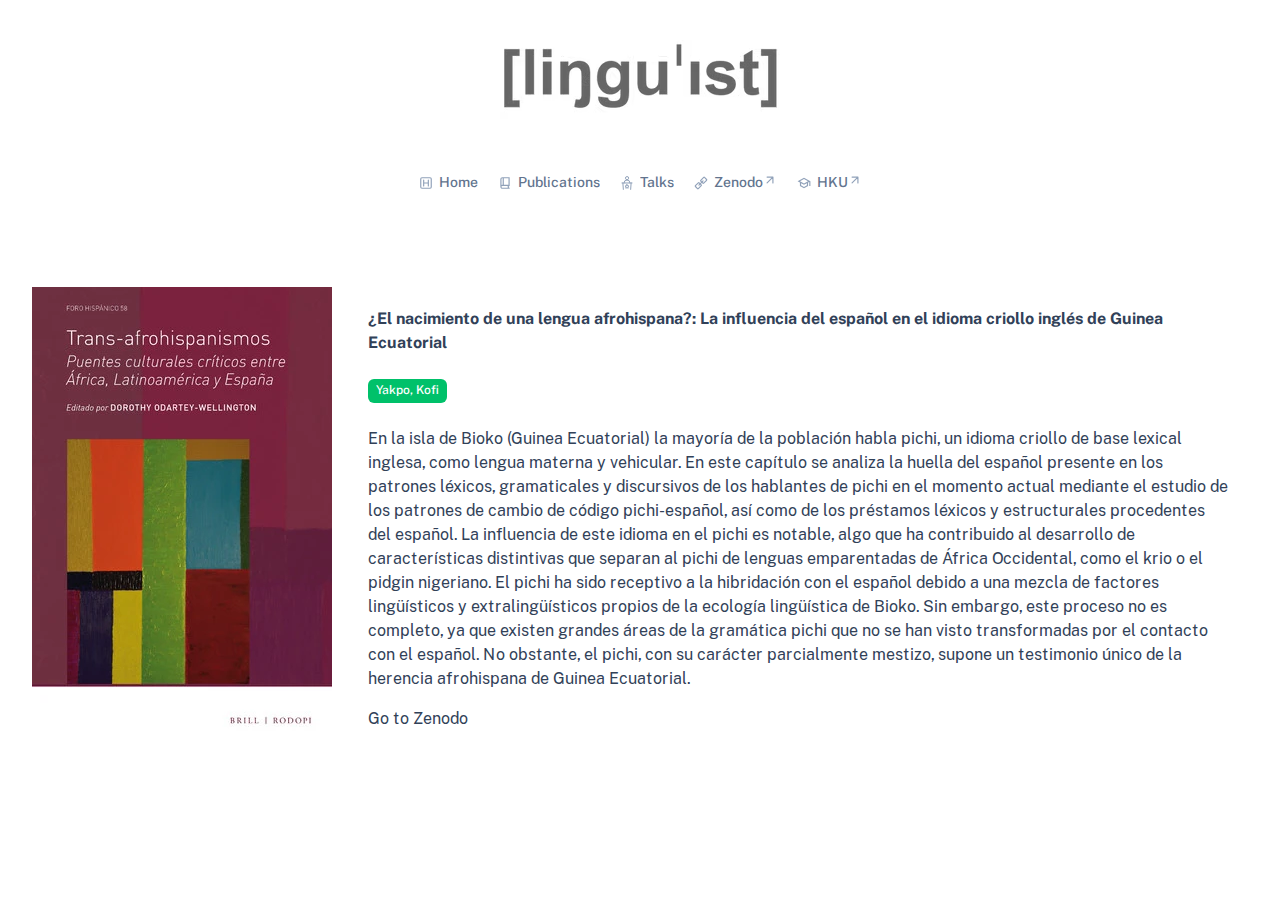
<file: publication/udz38mr7/index.html>
<!DOCTYPE html><html><head><meta charset="utf-8">
<meta name="viewport" content="width=device-width, initial-scale=1">
<style id="nuxt-ui-colors">@layer base {
  :root {
  --ui-color-primary-50: var(--color-green-50, oklch(98.2% 0.018 155.826));
  --ui-color-primary-100: var(--color-green-100, oklch(96.2% 0.044 156.743));
  --ui-color-primary-200: var(--color-green-200, oklch(92.5% 0.084 155.995));
  --ui-color-primary-300: var(--color-green-300, oklch(87.1% 0.15 154.449));
  --ui-color-primary-400: var(--color-green-400, oklch(79.2% 0.209 151.711));
  --ui-color-primary-500: var(--color-green-500, oklch(72.3% 0.219 149.579));
  --ui-color-primary-600: var(--color-green-600, oklch(62.7% 0.194 149.214));
  --ui-color-primary-700: var(--color-green-700, oklch(52.7% 0.154 150.069));
  --ui-color-primary-800: var(--color-green-800, oklch(44.8% 0.119 151.328));
  --ui-color-primary-900: var(--color-green-900, oklch(39.3% 0.095 152.535));
  --ui-color-primary-950: var(--color-green-950, oklch(26.6% 0.065 152.934));
  --ui-color-secondary-50: var(--color-blue-50, oklch(97% 0.014 254.604));
  --ui-color-secondary-100: var(--color-blue-100, oklch(93.2% 0.032 255.585));
  --ui-color-secondary-200: var(--color-blue-200, oklch(88.2% 0.059 254.128));
  --ui-color-secondary-300: var(--color-blue-300, oklch(80.9% 0.105 251.813));
  --ui-color-secondary-400: var(--color-blue-400, oklch(70.7% 0.165 254.624));
  --ui-color-secondary-500: var(--color-blue-500, oklch(62.3% 0.214 259.815));
  --ui-color-secondary-600: var(--color-blue-600, oklch(54.6% 0.245 262.881));
  --ui-color-secondary-700: var(--color-blue-700, oklch(48.8% 0.243 264.376));
  --ui-color-secondary-800: var(--color-blue-800, oklch(42.4% 0.199 265.638));
  --ui-color-secondary-900: var(--color-blue-900, oklch(37.9% 0.146 265.522));
  --ui-color-secondary-950: var(--color-blue-950, oklch(28.2% 0.091 267.935));
  --ui-color-success-50: var(--color-green-50, oklch(98.2% 0.018 155.826));
  --ui-color-success-100: var(--color-green-100, oklch(96.2% 0.044 156.743));
  --ui-color-success-200: var(--color-green-200, oklch(92.5% 0.084 155.995));
  --ui-color-success-300: var(--color-green-300, oklch(87.1% 0.15 154.449));
  --ui-color-success-400: var(--color-green-400, oklch(79.2% 0.209 151.711));
  --ui-color-success-500: var(--color-green-500, oklch(72.3% 0.219 149.579));
  --ui-color-success-600: var(--color-green-600, oklch(62.7% 0.194 149.214));
  --ui-color-success-700: var(--color-green-700, oklch(52.7% 0.154 150.069));
  --ui-color-success-800: var(--color-green-800, oklch(44.8% 0.119 151.328));
  --ui-color-success-900: var(--color-green-900, oklch(39.3% 0.095 152.535));
  --ui-color-success-950: var(--color-green-950, oklch(26.6% 0.065 152.934));
  --ui-color-info-50: var(--color-blue-50, oklch(97% 0.014 254.604));
  --ui-color-info-100: var(--color-blue-100, oklch(93.2% 0.032 255.585));
  --ui-color-info-200: var(--color-blue-200, oklch(88.2% 0.059 254.128));
  --ui-color-info-300: var(--color-blue-300, oklch(80.9% 0.105 251.813));
  --ui-color-info-400: var(--color-blue-400, oklch(70.7% 0.165 254.624));
  --ui-color-info-500: var(--color-blue-500, oklch(62.3% 0.214 259.815));
  --ui-color-info-600: var(--color-blue-600, oklch(54.6% 0.245 262.881));
  --ui-color-info-700: var(--color-blue-700, oklch(48.8% 0.243 264.376));
  --ui-color-info-800: var(--color-blue-800, oklch(42.4% 0.199 265.638));
  --ui-color-info-900: var(--color-blue-900, oklch(37.9% 0.146 265.522));
  --ui-color-info-950: var(--color-blue-950, oklch(28.2% 0.091 267.935));
  --ui-color-warning-50: var(--color-yellow-50, oklch(98.7% 0.026 102.212));
  --ui-color-warning-100: var(--color-yellow-100, oklch(97.3% 0.071 103.193));
  --ui-color-warning-200: var(--color-yellow-200, oklch(94.5% 0.129 101.54));
  --ui-color-warning-300: var(--color-yellow-300, oklch(90.5% 0.182 98.111));
  --ui-color-warning-400: var(--color-yellow-400, oklch(85.2% 0.199 91.936));
  --ui-color-warning-500: var(--color-yellow-500, oklch(79.5% 0.184 86.047));
  --ui-color-warning-600: var(--color-yellow-600, oklch(68.1% 0.162 75.834));
  --ui-color-warning-700: var(--color-yellow-700, oklch(55.4% 0.135 66.442));
  --ui-color-warning-800: var(--color-yellow-800, oklch(47.6% 0.114 61.907));
  --ui-color-warning-900: var(--color-yellow-900, oklch(42.1% 0.095 57.708));
  --ui-color-warning-950: var(--color-yellow-950, oklch(28.6% 0.066 53.813));
  --ui-color-error-50: var(--color-red-50, oklch(97.1% 0.013 17.38));
  --ui-color-error-100: var(--color-red-100, oklch(93.6% 0.032 17.717));
  --ui-color-error-200: var(--color-red-200, oklch(88.5% 0.062 18.334));
  --ui-color-error-300: var(--color-red-300, oklch(80.8% 0.114 19.571));
  --ui-color-error-400: var(--color-red-400, oklch(70.4% 0.191 22.216));
  --ui-color-error-500: var(--color-red-500, oklch(63.7% 0.237 25.331));
  --ui-color-error-600: var(--color-red-600, oklch(57.7% 0.245 27.325));
  --ui-color-error-700: var(--color-red-700, oklch(50.5% 0.213 27.518));
  --ui-color-error-800: var(--color-red-800, oklch(44.4% 0.177 26.899));
  --ui-color-error-900: var(--color-red-900, oklch(39.6% 0.141 25.723));
  --ui-color-error-950: var(--color-red-950, oklch(25.8% 0.092 26.042));
  --ui-color-neutral-50: var(--color-slate-50, oklch(98.4% 0.003 247.858));
  --ui-color-neutral-100: var(--color-slate-100, oklch(96.8% 0.007 247.896));
  --ui-color-neutral-200: var(--color-slate-200, oklch(92.9% 0.013 255.508));
  --ui-color-neutral-300: var(--color-slate-300, oklch(86.9% 0.022 252.894));
  --ui-color-neutral-400: var(--color-slate-400, oklch(70.4% 0.04 256.788));
  --ui-color-neutral-500: var(--color-slate-500, oklch(55.4% 0.046 257.417));
  --ui-color-neutral-600: var(--color-slate-600, oklch(44.6% 0.043 257.281));
  --ui-color-neutral-700: var(--color-slate-700, oklch(37.2% 0.044 257.287));
  --ui-color-neutral-800: var(--color-slate-800, oklch(27.9% 0.041 260.031));
  --ui-color-neutral-900: var(--color-slate-900, oklch(20.8% 0.042 265.755));
  --ui-color-neutral-950: var(--color-slate-950, oklch(12.9% 0.042 264.695));
  }
  :root, .light {
  --ui-primary: var(--ui-color-primary-500);
  --ui-secondary: var(--ui-color-secondary-500);
  --ui-success: var(--ui-color-success-500);
  --ui-info: var(--ui-color-info-500);
  --ui-warning: var(--ui-color-warning-500);
  --ui-error: var(--ui-color-error-500);
  }
  .dark {
  --ui-primary: var(--ui-color-primary-400);
  --ui-secondary: var(--ui-color-secondary-400);
  --ui-success: var(--ui-color-success-400);
  --ui-info: var(--ui-color-info-400);
  --ui-warning: var(--ui-color-warning-400);
  --ui-error: var(--ui-color-error-400);
  }
}</style>
<style>@font-face{font-family:Public Sans;src:local("Public Sans Variable Italic"),url(/_fonts/8VR2wSMN-3U4NbWAVYXlkRV6hA0jFBXP-0RtL3X7fko-PrtgR_rlhMsn12WZx7AQRAIUOnABRo1CJtZI-SK8DMA.woff2) format(woff2);font-display:swap;unicode-range:U+0102-0103,U+0110-0111,U+0128-0129,U+0168-0169,U+01A0-01A1,U+01AF-01B0,U+0300-0301,U+0303-0304,U+0308-0309,U+0323,U+0329,U+1EA0-1EF9,U+20AB;font-weight:100 900;font-style:italic}@font-face{font-family:"Public Sans Fallback: Arial";src:local("Arial");size-adjust:104.8675%;ascent-override:90.5905%;descent-override:21.4557%;line-gap-override:0%}@font-face{font-family:Public Sans;src:local("Public Sans Variable Italic"),url(/_fonts/57NSSoFy1VLVs2gqly8Ls9awBnZMFyXGrefpmqvdqmc-tgpTBcCHEm_zCFnonRHj-i34Lo8WhfCOktnoUDzCzCU.woff2) format(woff2);font-display:swap;unicode-range:U+0100-02BA,U+02BD-02C5,U+02C7-02CC,U+02CE-02D7,U+02DD-02FF,U+0304,U+0308,U+0329,U+1D00-1DBF,U+1E00-1E9F,U+1EF2-1EFF,U+2020,U+20A0-20AB,U+20AD-20C0,U+2113,U+2C60-2C7F,U+A720-A7FF;font-weight:100 900;font-style:italic}@font-face{font-family:Public Sans;src:local("Public Sans Variable Italic"),url(/_fonts/Ld1FnTo3yTIwDyGfTQ5-Fws9AWsCbKfMvgxduXr7JcY-5AEIdCyK1YgWNU0wKhhSVmya2oBHCzUEe5a0KV3_VSM.woff2) format(woff2);font-display:swap;unicode-range:U+0000-00FF,U+0131,U+0152-0153,U+02BB-02BC,U+02C6,U+02DA,U+02DC,U+0304,U+0308,U+0329,U+2000-206F,U+20AC,U+2122,U+2191,U+2193,U+2212,U+2215,U+FEFF,U+FFFD;font-weight:100 900;font-style:italic}@font-face{font-family:Public Sans;src:local("Public Sans Variable"),url(/_fonts/NdzqRASp2bovDUhQT1IRE_EMqKJ2KYQdTCfFcBvL8yw-a5YHi_r4JGio6_2kIxoh7Czm8vG2H-2darXmKMUb7ls.woff2) format(woff2);font-display:swap;unicode-range:U+0102-0103,U+0110-0111,U+0128-0129,U+0168-0169,U+01A0-01A1,U+01AF-01B0,U+0300-0301,U+0303-0304,U+0308-0309,U+0323,U+0329,U+1EA0-1EF9,U+20AB;font-weight:100 900;font-style:normal}@font-face{font-family:Public Sans;src:local("Public Sans Variable"),url(/_fonts/iTkrULNFJJkTvihIg1Vqi5IODRH_9btXCioVF5l98I8-oZku0Yxfg843rE8UTF9_Y3DA8dgTVvmdaM7sC8akOec.woff2) format(woff2);font-display:swap;unicode-range:U+0100-02BA,U+02BD-02C5,U+02C7-02CC,U+02CE-02D7,U+02DD-02FF,U+0304,U+0308,U+0329,U+1D00-1DBF,U+1E00-1E9F,U+1EF2-1EFF,U+2020,U+20A0-20AB,U+20AD-20C0,U+2113,U+2C60-2C7F,U+A720-A7FF;font-weight:100 900;font-style:normal}@font-face{font-family:Public Sans;src:local("Public Sans Variable"),url(/_fonts/GsKUclqeNLJ96g5AU593ug6yanivOiwjW_7zESNPChw-lKHs27uFkEx9zESe0phefAo_dc3wso0NQuwxg42xKik.woff2) format(woff2);font-display:swap;unicode-range:U+0000-00FF,U+0131,U+0152-0153,U+02BB-02BC,U+02C6,U+02DA,U+02DC,U+0304,U+0308,U+0329,U+2000-206F,U+20AC,U+2122,U+2191,U+2193,U+2212,U+2215,U+FEFF,U+FFFD;font-weight:100 900;font-style:normal}@font-face{font-family:Public Sans;src:local("Public Sans Thin Italic"),url(/_fonts/AIN95-qJfkOhDJaOwV1k1nO5bT9cTxrNmwOZk0UYG3M-L9UgB4E2DQhY5nZbL_Y-tvhv8GXFaGajvVQ3ZVrI2-0.woff) format(woff);font-display:swap;font-weight:100;font-style:italic}@font-face{font-family:Public Sans;src:local("Public Sans ExtraLight Italic"),url(/_fonts/IeFHdiScBT4DgPhO1vmdlHdeVdp4IyCHWsKKehlvHiM-0hzjatXfj2HSNMpqv7m8YSQFxpoz58tvY2iH8xohEPc.woff) format(woff);font-display:swap;font-weight:200;font-style:italic}@font-face{font-family:Public Sans;src:local("Public Sans Light Italic"),url(/_fonts/l3NzpBD54dRZM99guzj65Fv367JVqIH4cfcUMMkQyz4-jOmak6dr2T7yCNEAbwOi8CwB188_bjc4sAi9RWRLPg8.woff) format(woff);font-display:swap;font-weight:300;font-style:italic}@font-face{font-family:Public Sans;src:local("Public Sans Regular Italic"),local("Public Sans Italic"),url(/_fonts/5IArdN4L5jOjmIgNWjXwBf8z7LwCc01XijCBmkK5aGg-GgJTPPxgKEyMUqCMPCThvaHTUuu_0DOPMa5ZaUnirrc.woff) format(woff);font-display:swap;font-weight:400;font-style:italic}@font-face{font-family:Public Sans;src:local("Public Sans Medium Italic"),url(/_fonts/VcMivr0bexw4wuCgM3KfT7ufOn0MBVSf4fAOnaSKcMQ-_PquuwLubAjku6GJVRB26LncvFaD1KxnhLfEwX0zACI.woff) format(woff);font-display:swap;font-weight:500;font-style:italic}@font-face{font-family:Public Sans;src:local("Public Sans SemiBold Italic"),url(/_fonts/RQuM9oqyBZLVckg_2j5DZNYP0zZ0UdWH9opo6dHz0Wk-k0f6BHfjR97WzeaNu_vxGhGAdnz2fMRXYL7x7iv44FM.woff) format(woff);font-display:swap;font-weight:600;font-style:italic}@font-face{font-family:Public Sans;src:local("Public Sans Bold Italic"),url(/_fonts/tlKtuelNQfWcU80gS10yE7hN_jWKDQWZ-qirYMB2HTU-Fq8kUz3pGJC1EV0ja1oWpMzem5mAod2dmNBMD0Xiw_s.woff) format(woff);font-display:swap;font-weight:700;font-style:italic}@font-face{font-family:Public Sans;src:local("Public Sans ExtraBold Italic"),url(/_fonts/ngtWhT8kmieGl4Ra8jUNcA8iUDIpOtiCUFjxlOJ6SSU-3Ta4pgprW9Asyo_guCkWQeN7BqjK5prsMdyweug6XKE.woff) format(woff);font-display:swap;font-weight:800;font-style:italic}@font-face{font-family:Public Sans;src:local("Public Sans Black Italic"),url(/_fonts/z8m9hYpMBa_sxWpih-SFrNNqkfqoDALpCewbRuIi0VA-XicA1FVJN5EYPHKJkjQf_ry3lgpBpQsWHnKNfBkpu2U.woff) format(woff);font-display:swap;font-weight:900;font-style:italic}@font-face{font-family:Public Sans;src:local("Public Sans Thin"),url(/_fonts/QE5ixqvYYHVV6J8TPxICtcfJGe0Cv5p6kKADzjbJA_U-CFPbKSXD8EP_bUNvUNTbjWgxLHAaf5Z3lOgfIal2CqY.woff) format(woff);font-display:swap;font-weight:100;font-style:normal}@font-face{font-family:Public Sans;src:local("Public Sans ExtraLight"),url(/_fonts/r9aBQFlXVxAdRH7hwWhth0C9ohuHV2KGh43tWaCBlJ8-TPjU87XwZxvOSoGaSzBlDbPnqJsHK91FbnWMJACdU_g.woff) format(woff);font-display:swap;font-weight:200;font-style:normal}@font-face{font-family:Public Sans;src:local("Public Sans Light"),url(/_fonts/5jR6J0PiCcHfBmWPDi_fAq0rdJwTtpfTH_Nt1oVGKVI-_MJ_u2AAEthfaFkYr2Us1cC3zsyrnC9rQcUWUCyadQk.woff) format(woff);font-display:swap;font-weight:300;font-style:normal}@font-face{font-family:Public Sans;src:local("Public Sans Regular"),local("Public Sans"),url(/_fonts/sBwYw97nBwL-OG9iwx4YflkEdv2ZnhNhTTg0UmbyXds-_cBWg83BUsWaALlCgOWmfgZ06hsMRpEvJk2PBCFMQvM.woff) format(woff);font-display:swap;font-weight:400;font-style:normal}@font-face{font-family:Public Sans;src:local("Public Sans Medium"),url(/_fonts/opbEuhz7QJaU60tjeKh5bPMoIYCRWmeCOfvEnbPyAAs-fTkAnF7CpSwd9BQmFkf_XVOXQF8PfsGWIq7aTzjulaU.woff) format(woff);font-display:swap;font-weight:500;font-style:normal}@font-face{font-family:Public Sans;src:local("Public Sans SemiBold"),url(/_fonts/WKdez1KObFVfdr7oOpoKChRTZVr81IQ5Yh5Tx_wTTgU-SMxAKQRoPYW3WlKZjSX29ZlJNaqJAwxfhNun9p9Q3l0.woff) format(woff);font-display:swap;font-weight:600;font-style:normal}@font-face{font-family:Public Sans;src:local("Public Sans Bold"),url(/_fonts/e90plyNTcceYpTLq3bZUaIlfflt4DWwTWUHgjPCDhf8-2vwNpo1OHULl1fvZkgM8cXYeGVwpZMqtqg3xvHN_J3U.woff) format(woff);font-display:swap;font-weight:700;font-style:normal}@font-face{font-family:Public Sans;src:local("Public Sans ExtraBold"),url(/_fonts/nlmCSPutKoyk38PZWPKeSYzpW-q8z7dvpw3RWyUQe34-gQUq72_pd3zE9TyUDmw4af6qKVhutG6bkCBivwv9YgE.woff) format(woff);font-display:swap;font-weight:800;font-style:normal}@font-face{font-family:Public Sans;src:local("Public Sans Black"),url(/_fonts/uuSWavIWJ8L2gBbJ0SiA8oCW6z0h33B0wKQ0J9D1-E-o45ygz4ryhPPDEUpVR6ewewkH2Gvf_yI-rV958XsAu8.woff) format(woff);font-display:swap;font-weight:900;font-style:normal}/*! tailwindcss v4.1.5 | MIT License | https://tailwindcss.com */@layer properties{@supports ((-webkit-hyphens:none) and (not (margin-trim:inline))) or ((-moz-orient:inline) and (not (color:rgb(from red r g b)))){*,::backdrop,:after,:before{--tw-translate-x:0;--tw-translate-y:0;--tw-translate-z:0;--tw-scale-x:1;--tw-scale-y:1;--tw-scale-z:1;--tw-rotate-x:initial;--tw-rotate-y:initial;--tw-rotate-z:initial;--tw-skew-x:initial;--tw-skew-y:initial;--tw-space-y-reverse:0;--tw-space-x-reverse:0;--tw-divide-y-reverse:0;--tw-border-style:solid;--tw-leading:initial;--tw-font-weight:initial;--tw-shadow:0 0 #0000;--tw-shadow-color:initial;--tw-shadow-alpha:100%;--tw-inset-shadow:0 0 #0000;--tw-inset-shadow-color:initial;--tw-inset-shadow-alpha:100%;--tw-ring-color:initial;--tw-ring-shadow:0 0 #0000;--tw-inset-ring-color:initial;--tw-inset-ring-shadow:0 0 #0000;--tw-ring-inset:initial;--tw-ring-offset-width:0px;--tw-ring-offset-color:#fff;--tw-ring-offset-shadow:0 0 #0000;--tw-outline-style:solid;--tw-backdrop-blur:initial;--tw-backdrop-brightness:initial;--tw-backdrop-contrast:initial;--tw-backdrop-grayscale:initial;--tw-backdrop-hue-rotate:initial;--tw-backdrop-invert:initial;--tw-backdrop-opacity:initial;--tw-backdrop-saturate:initial;--tw-backdrop-sepia:initial;--tw-duration:initial;--tw-ease:initial;--tw-content:""}}}@layer theme{:host,:root{--font-sans:"Public Sans",sans-serif;--font-mono:ui-monospace,SFMono-Regular,Menlo,Monaco,Consolas,"Liberation Mono","Courier New",monospace;--color-green-50:#effdf5;--color-green-100:#d9fbe8;--color-green-200:#b3f5d1;--color-green-300:#75edae;--color-green-400:#00dc82;--color-green-500:#00c16a;--color-green-600:#00a155;--color-green-700:#007f45;--color-green-800:#016538;--color-green-900:#0a5331;--color-green-950:#052e16;--color-blue-500:oklch(62.3% .214 259.815);--color-blue-600:oklch(54.6% .245 262.881);--color-gray-100:oklch(96.7% .003 264.542);--color-gray-200:oklch(92.8% .006 264.531);--color-gray-300:oklch(87.2% .01 258.338);--color-gray-400:oklch(70.7% .022 261.325);--color-gray-500:oklch(55.1% .027 264.364);--color-gray-600:oklch(44.6% .03 256.802);--color-gray-700:oklch(37.3% .034 259.733);--color-gray-800:oklch(27.8% .033 256.848);--color-white:#fff;--spacing:.25rem;--container-sm:24rem;--container-md:28rem;--container-lg:32rem;--container-7xl:80rem;--text-xs:.75rem;--text-xs--line-height:1.33333;--text-sm:.875rem;--text-sm--line-height:1.42857;--text-base:1rem;--text-base--line-height:1.5;--text-lg:1.125rem;--text-lg--line-height:1.55556;--text-xl:1.25rem;--text-xl--line-height:1.4;--text-2xl:1.5rem;--text-2xl--line-height:1.33333;--font-weight-normal:400;--font-weight-medium:500;--font-weight-semibold:600;--font-weight-bold:700;--radius-lg:calc(var(--ui-radius)*2);--ease-out:cubic-bezier(0,0,.2,1);--animate-spin:spin 1s linear infinite;--animate-pulse:pulse 2s cubic-bezier(.4,0,.6,1)infinite;--default-transition-duration:.15s;--default-transition-timing-function:cubic-bezier(.4,0,.2,1);--default-font-family:var(--font-sans);--default-mono-font-family:var(--font-mono)}}@layer base{*,::backdrop,:after,:before{border:0 solid;box-sizing:border-box;margin:0;padding:0}::file-selector-button{border:0 solid;box-sizing:border-box;margin:0;padding:0}:host,html{-webkit-text-size-adjust:100%;font-family:var(--default-font-family,ui-sans-serif,system-ui,sans-serif,"Apple Color Emoji","Segoe UI Emoji","Segoe UI Symbol","Noto Color Emoji");font-feature-settings:var(--default-font-feature-settings,normal);font-variation-settings:var(--default-font-variation-settings,normal);line-height:1.5;-moz-tab-size:4;-o-tab-size:4;tab-size:4;-webkit-tap-highlight-color:transparent}hr{border-top-width:1px;color:inherit;height:0}abbr:where([title]){-webkit-text-decoration:underline dotted;text-decoration:underline dotted}h1,h2,h3,h4,h5,h6{font-size:inherit;font-weight:inherit}a{color:inherit;-webkit-text-decoration:inherit;text-decoration:inherit}b,strong{font-weight:bolder}code,kbd,pre,samp{font-family:var(--default-mono-font-family,ui-monospace,SFMono-Regular,Menlo,Monaco,Consolas,"Liberation Mono","Courier New",monospace);font-feature-settings:var(--default-mono-font-feature-settings,normal);font-size:1em;font-variation-settings:var(--default-mono-font-variation-settings,normal)}small{font-size:80%}sub,sup{font-size:75%;line-height:0;position:relative;vertical-align:baseline}sub{bottom:-.25em}sup{top:-.5em}table{border-collapse:collapse;border-color:inherit;text-indent:0}:-moz-focusring{outline:auto}progress{vertical-align:baseline}summary{display:list-item}menu,ol,ul{list-style:none}audio,canvas,embed,iframe,img,object,svg,video{display:block;vertical-align:middle}img,video{height:auto;max-width:100%}button,input,optgroup,select,textarea{background-color:#0000;border-radius:0;color:inherit;font:inherit;font-feature-settings:inherit;font-variation-settings:inherit;letter-spacing:inherit;opacity:1}::file-selector-button{background-color:#0000;border-radius:0;color:inherit;font:inherit;font-feature-settings:inherit;font-variation-settings:inherit;letter-spacing:inherit;opacity:1}:where(select:is([multiple],[size])) optgroup{font-weight:bolder}:where(select:is([multiple],[size])) optgroup option{padding-inline-start:20px}::file-selector-button{margin-inline-end:4px}::-moz-placeholder{opacity:1}::placeholder{opacity:1}@supports (not (-webkit-appearance:-apple-pay-button)) or (contain-intrinsic-size:1px){::-moz-placeholder{color:currentColor}::placeholder{color:currentColor}@supports (color:color-mix(in lab,red,red)){::-moz-placeholder{color:color-mix(in oklab,currentcolor 50%,transparent)}::placeholder{color:color-mix(in oklab,currentcolor 50%,transparent)}}}textarea{resize:vertical}::-webkit-search-decoration{-webkit-appearance:none}::-webkit-date-and-time-value{min-height:1lh;text-align:inherit}::-webkit-datetime-edit{display:inline-flex;padding-block:0}::-webkit-datetime-edit-month-field,::-webkit-datetime-edit-year-field{padding-block:0}::-webkit-datetime-edit-day-field,::-webkit-datetime-edit-hour-field{padding-block:0}::-webkit-datetime-edit-minute-field,::-webkit-datetime-edit-second-field{padding-block:0}::-webkit-datetime-edit-meridiem-field,::-webkit-datetime-edit-millisecond-field{padding-block:0}:-moz-ui-invalid{box-shadow:none}button,input:where([type=button],[type=reset],[type=submit]){-webkit-appearance:button;-moz-appearance:button;appearance:button}::file-selector-button{-webkit-appearance:button;-moz-appearance:button;appearance:button}::-webkit-inner-spin-button,::-webkit-outer-spin-button{height:auto}[hidden]:where(:not([hidden=until-found])){display:none!important}body{background-color:var(--ui-bg);color:var(--ui-text);-webkit-font-smoothing:antialiased;-moz-osx-font-smoothing:grayscale;color-scheme:light}body:where(.dark,.dark *){color-scheme:dark}.light,:root{--ui-text-dimmed:var(--ui-color-neutral-400);--ui-text-muted:var(--ui-color-neutral-500);--ui-text-toned:var(--ui-color-neutral-600);--ui-text:var(--ui-color-neutral-700);--ui-text-highlighted:var(--ui-color-neutral-900);--ui-text-inverted:var(--color-white);--ui-bg:var(--color-white);--ui-bg-muted:var(--ui-color-neutral-50);--ui-bg-elevated:var(--ui-color-neutral-100);--ui-bg-accented:var(--ui-color-neutral-200);--ui-bg-inverted:var(--ui-color-neutral-900);--ui-border:var(--ui-color-neutral-200);--ui-border-muted:var(--ui-color-neutral-200);--ui-border-accented:var(--ui-color-neutral-300);--ui-border-inverted:var(--ui-color-neutral-900);--ui-radius:.25rem;--ui-container:var(--container-7xl)}.dark{--ui-text-dimmed:var(--ui-color-neutral-500);--ui-text-muted:var(--ui-color-neutral-400);--ui-text-toned:var(--ui-color-neutral-300);--ui-text:var(--ui-color-neutral-200);--ui-text-highlighted:var(--color-white);--ui-text-inverted:var(--ui-color-neutral-900);--ui-bg:var(--ui-color-neutral-900);--ui-bg-muted:var(--ui-color-neutral-800);--ui-bg-elevated:var(--ui-color-neutral-800);--ui-bg-accented:var(--ui-color-neutral-700);--ui-bg-inverted:var(--color-white);--ui-border:var(--ui-color-neutral-800);--ui-border-muted:var(--ui-color-neutral-700);--ui-border-accented:var(--ui-color-neutral-700);--ui-border-inverted:var(--color-white)}.tooltip-arrow,.tooltip-arrow:before{background:inherit;height:8px;position:absolute;width:8px}.tooltip-arrow{visibility:hidden}.tooltip-arrow:before{content:"";transform:rotate(45deg);visibility:visible}[data-tooltip-style^=light]+.tooltip>.tooltip-arrow:before{border-color:var(--color-gray-200);border-style:solid}[data-tooltip-style^=light]+.tooltip[data-popper-placement^=top]>.tooltip-arrow:before{border-bottom-width:1px;border-right-width:1px}[data-tooltip-style^=light]+.tooltip[data-popper-placement^=right]>.tooltip-arrow:before{border-bottom-width:1px;border-left-width:1px}[data-tooltip-style^=light]+.tooltip[data-popper-placement^=bottom]>.tooltip-arrow:before{border-left-width:1px;border-top-width:1px}[data-tooltip-style^=light]+.tooltip[data-popper-placement^=left]>.tooltip-arrow:before{border-right-width:1px;border-top-width:1px}.tooltip[data-popper-placement^=top]>.tooltip-arrow{bottom:-4px}.tooltip[data-popper-placement^=bottom]>.tooltip-arrow{top:-4px}.tooltip[data-popper-placement^=left]>.tooltip-arrow{right:-4px}.tooltip[data-popper-placement^=right]>.tooltip-arrow{left:-4px}.tooltip.invisible>.tooltip-arrow:before{visibility:hidden}[data-popper-arrow],[data-popper-arrow]:before{background:inherit;height:8px;position:absolute;width:8px}[data-popper-arrow]{visibility:hidden}[data-popper-arrow]:after,[data-popper-arrow]:before{content:"";transform:rotate(45deg);visibility:visible}[data-popper-arrow]:after{background:inherit;height:9px;position:absolute;width:9px}[role=tooltip]>[data-popper-arrow]:before{border-color:var(--color-gray-200);border-style:solid}.dark [role=tooltip]>[data-popper-arrow]:before{border-color:var(--color-gray-600);border-style:solid}[role=tooltip]>[data-popper-arrow]:after{border-color:var(--color-gray-200);border-style:solid}.dark [role=tooltip]>[data-popper-arrow]:after{border-color:var(--color-gray-600);border-style:solid}[data-popover][role=tooltip][data-popper-placement^=top]>[data-popper-arrow]:after,[data-popover][role=tooltip][data-popper-placement^=top]>[data-popper-arrow]:before{border-bottom-width:1px;border-right-width:1px}[data-popover][role=tooltip][data-popper-placement^=right]>[data-popper-arrow]:after,[data-popover][role=tooltip][data-popper-placement^=right]>[data-popper-arrow]:before{border-bottom-width:1px;border-left-width:1px}[data-popover][role=tooltip][data-popper-placement^=bottom]>[data-popper-arrow]:after,[data-popover][role=tooltip][data-popper-placement^=bottom]>[data-popper-arrow]:before{border-left-width:1px;border-top-width:1px}[data-popover][role=tooltip][data-popper-placement^=left]>[data-popper-arrow]:after,[data-popover][role=tooltip][data-popper-placement^=left]>[data-popper-arrow]:before{border-right-width:1px;border-top-width:1px}[data-popover][role=tooltip][data-popper-placement^=top]>[data-popper-arrow]{bottom:-5px}[data-popover][role=tooltip][data-popper-placement^=bottom]>[data-popper-arrow]{top:-5px}[data-popover][role=tooltip][data-popper-placement^=left]>[data-popper-arrow]{right:-5px}[data-popover][role=tooltip][data-popper-placement^=right]>[data-popper-arrow]{left:-5px}[role=tooltip].invisible>[data-popper-arrow]:after,[role=tooltip].invisible>[data-popper-arrow]:before{visibility:hidden}[multiple],[type=date],[type=datetime-local],[type=email],[type=month],[type=number],[type=password],[type=search],[type=tel],[type=text],[type=time],[type=url],[type=week],select,textarea{-webkit-appearance:none;-moz-appearance:none;appearance:none;border-color:var(--color-gray-500);--tw-shadow:0 0 #0000;background-color:#fff;border-radius:0;border-width:1px;font-size:1rem;line-height:1.5rem;padding:.5rem .75rem}:is([type=text],[type=email],[type=url],[type=password],[type=number],[type=date],[type=datetime-local],[type=month],[type=search],[type=tel],[type=time],[type=week],[multiple],textarea,select):focus{outline-offset:2px;--tw-ring-inset:var(--tw-empty, );--tw-ring-offset-width:0px;--tw-ring-offset-color:#fff;--tw-ring-color:var(--color-blue-600);--tw-ring-offset-shadow:var(--tw-ring-inset)0 0 0 var(--tw-ring-offset-width)var(--tw-ring-offset-color);--tw-ring-shadow:var(--tw-ring-inset)0 0 0 calc(1px + var(--tw-ring-offset-width))var(--tw-ring-color);border-color:var(--color-blue-600);box-shadow:var(--tw-ring-offset-shadow),var(--tw-ring-shadow),var(--tw-shadow);outline:2px solid #0000}input::-moz-placeholder,textarea::-moz-placeholder{color:var(--color-gray-500);opacity:1}input::placeholder,textarea::placeholder{color:var(--color-gray-500);opacity:1}::-webkit-datetime-edit-fields-wrapper{padding:0}input[type=time]::-webkit-calendar-picker-indicator{background:0 0}select:not([size]){background-image:url("data:image/svg+xml;charset=utf-8,%3Csvg xmlns='http://www.w3.org/2000/svg' fill='none' aria-hidden='true' viewBox='0 0 10 6'%3E%3Cpath stroke='oklch(55.1%25 0.027 264.364)' stroke-linecap='round' stroke-linejoin='round' stroke-width='2' d='m1 1 4 4 4-4'/%3E%3C/svg%3E");background-position:right .75rem center;background-repeat:no-repeat;background-size:.75em .75em;padding-right:2.5rem;-webkit-print-color-adjust:exact;print-color-adjust:exact}[dir=rtl] select:not([size]){background-position:.75rem;padding-left:0;padding-right:.75rem}[multiple]{background-image:none;background-position:0 0;background-repeat:unset;background-size:initial;padding-right:.75rem;-webkit-print-color-adjust:unset;print-color-adjust:unset}[type=checkbox],[type=radio]{-webkit-appearance:none;-moz-appearance:none;appearance:none;border-color:--color-gray-500;color:var(--color-blue-600);height:1rem;-webkit-print-color-adjust:exact;print-color-adjust:exact;-webkit-user-select:none;-moz-user-select:none;user-select:none;vertical-align:middle;width:1rem;--tw-shadow:0 0 #0000;background-color:#fff;background-origin:border-box;border-width:1px;display:inline-block;flex-shrink:0;padding:0}[type=checkbox]{border-radius:0}[type=radio]{border-radius:100%}[type=checkbox]:focus,[type=radio]:focus{outline-offset:2px;--tw-ring-inset:var(--tw-empty, );--tw-ring-offset-width:2px;--tw-ring-offset-color:#fff;--tw-ring-color:var(--color-blue-600);--tw-ring-offset-shadow:var(--tw-ring-inset)0 0 0 var(--tw-ring-offset-width)var(--tw-ring-offset-color);--tw-ring-shadow:var(--tw-ring-inset)0 0 0 calc(2px + var(--tw-ring-offset-width))var(--tw-ring-color);box-shadow:var(--tw-ring-offset-shadow),var(--tw-ring-shadow),var(--tw-shadow);outline:2px solid #0000}.dark [type=checkbox]:checked,.dark [type=radio]:checked,[type=checkbox]:checked,[type=radio]:checked{background-color:currentColor!important;background-position:50%;background-repeat:no-repeat;background-size:.55em .55em;border-color:#0000!important}[type=checkbox]:checked{background-image:url("data:image/svg+xml;charset=utf-8,%3Csvg xmlns='http://www.w3.org/2000/svg' fill='none' aria-hidden='true' viewBox='0 0 16 12'%3E%3Cpath stroke='%23fff' stroke-linecap='round' stroke-linejoin='round' stroke-width='3' d='M1 5.917 5.724 10.5 15 1.5'/%3E%3C/svg%3E");background-repeat:no-repeat;background-size:.55em .55em;-webkit-print-color-adjust:exact;print-color-adjust:exact}.dark [type=radio]:checked,[type=radio]:checked{background-image:url("data:image/svg+xml;charset=utf-8,%3Csvg xmlns='http://www.w3.org/2000/svg' fill='%23fff' viewBox='0 0 16 16'%3E%3Ccircle cx='8' cy='8' r='3'/%3E%3C/svg%3E");background-size:1em 1em}[type=checkbox]:indeterminate{background-color:currentColor!important;background-image:url("data:image/svg+xml;charset=utf-8,%3Csvg xmlns='http://www.w3.org/2000/svg' fill='none' aria-hidden='true' viewBox='0 0 16 12'%3E%3Cpath stroke='%23fff' stroke-linecap='round' stroke-linejoin='round' stroke-width='3' d='M.5 6h14'/%3E%3C/svg%3E");background-position:50%;background-repeat:no-repeat;background-size:.55em .55em;border-color:#0000!important;-webkit-print-color-adjust:exact;print-color-adjust:exact}[type=checkbox]:indeterminate:focus,[type=checkbox]:indeterminate:hover{background-color:currentColor!important;border-color:#0000!important}[type=file]{background:unset;border-color:inherit;border-radius:0;border-width:0;font-size:unset;line-height:inherit;padding:0}[type=file]:focus{outline:1px auto inherit}input[type=file]::file-selector-button{background:var(--color-gray-800);border:0;color:#fff;cursor:pointer;font-size:.875rem;font-weight:500;margin-inline:-1rem 1rem;padding:.625rem 1rem .625rem 2rem}input[type=file]::file-selector-button:hover{background:var(--color-gray-700)}[dir=rtl] input[type=file]::file-selector-button{padding-left:1rem;padding-right:2rem}.dark input[type=file]::file-selector-button{background:var(--color-gray-600);color:#fff}.dark input[type=file]::file-selector-button:hover{background:var(--color-gray-500)}input[type=range]::-webkit-slider-thumb{-webkit-appearance:none;-moz-appearance:none;appearance:none;background:var(--color-blue-600);border:0;border-radius:9999px;cursor:pointer;height:1.25rem;width:1.25rem}input[type=range]:disabled::-webkit-slider-thumb{background:var(--color-gray-400)}.dark input[type=range]:disabled::-webkit-slider-thumb{background:var(--color-gray-500)}input[type=range]:focus::-webkit-slider-thumb{outline-offset:2px;--tw-ring-offset-shadow:var(--tw-ring-inset)0 0 0 var(--tw-ring-offset-width)var(--tw-ring-offset-color);--tw-ring-shadow:var(--tw-ring-inset)0 0 0 calc(4px + var(--tw-ring-offset-width))var(--tw-ring-color);box-shadow:var(--tw-ring-offset-shadow),var(--tw-ring-shadow),var(--tw-shadow,0 0 #0000);--tw-ring-opacity:1;--tw-ring-color:rgb(164 202 254/var(--tw-ring-opacity));outline:2px solid #0000}input[type=range]::-moz-range-thumb{-moz-appearance:none;-webkit-appearance:none;appearance:none;background:var(--color-blue-600);border:0;border-radius:9999px;cursor:pointer;height:1.25rem;width:1.25rem}input[type=range]:disabled::-moz-range-thumb{background:var(--color-gray-400)}.dark input[type=range]:disabled::-moz-range-thumb{background:var(--color-gray-500)}input[type=range]::-moz-range-progress{background:var(--color-blue-500)}input[type=range]::-ms-fill-lower{background:var(--color-blue-500)}input[type=range].range-sm::-webkit-slider-thumb{height:1rem;width:1rem}input[type=range].range-lg::-webkit-slider-thumb{height:1.5rem;width:1.5rem}input[type=range].range-sm::-moz-range-thumb{height:1rem;width:1rem}input[type=range].range-lg::-moz-range-thumb{height:1.5rem;width:1.5rem}.toggle-bg:after{background:#fff;border-color:var(--color-gray-300);border-radius:9999px;border-width:1px;box-shadow:var(--tw-ring-inset) 0 0 0 calc(var(--tw-ring-offset-width)) var(--tw-ring-color);content:"";height:1.25rem;left:.125rem;position:absolute;top:.125rem;transition-duration:.15s;transition-property:background-color,border-color,color,fill,stroke,opacity,box-shadow,transform,filter,-webkit-backdrop-filter,backdrop-filter;width:1.25rem}input:checked+.toggle-bg:after{border-color:#fff;transform:translate(100%)}input:checked+.toggle-bg{background:var(--color-blue-600);border-color:var(--color-blue-600)}}@layer components;@layer utilities{.pointer-events-auto{pointer-events:auto}.pointer-events-none{pointer-events:none}.sr-only{clip:rect(0,0,0,0);border-width:0;height:1px;margin:-1px;overflow:hidden;padding:0;white-space:nowrap;width:1px}.absolute,.sr-only{position:absolute}.fixed{position:fixed}.relative{position:relative}.sticky{position:sticky}.inset-0{inset:calc(var(--spacing)*0)}.inset-x-0{inset-inline:calc(var(--spacing)*0)}.inset-x-1{inset-inline:calc(var(--spacing)*1)}.inset-x-4{inset-inline:calc(var(--spacing)*4)}.inset-y-0{inset-block:calc(var(--spacing)*0)}.inset-y-1{inset-block:calc(var(--spacing)*1)}.inset-y-1\.5{inset-block:calc(var(--spacing)*1.5)}.inset-y-2{inset-block:calc(var(--spacing)*2)}.inset-y-4{inset-block:calc(var(--spacing)*4)}.-start-px{inset-inline-start:-1px}.start-0{inset-inline-start:calc(var(--spacing)*0)}.start-4{inset-inline-start:calc(var(--spacing)*4)}.start-\[calc\(50\%\+16px\)\]{inset-inline-start:calc(50% + 16px)}.start-\[calc\(50\%\+20px\)\]{inset-inline-start:calc(50% + 20px)}.start-\[calc\(50\%\+28px\)\]{inset-inline-start:calc(50% + 28px)}.start-\[calc\(50\%\+32px\)\]{inset-inline-start:calc(50% + 32px)}.start-\[calc\(50\%\+36px\)\]{inset-inline-start:calc(50% + 36px)}.start-\[calc\(50\%-1px\)\]{inset-inline-start:calc(50% - 1px)}.end-0{inset-inline-end:calc(var(--spacing)*0)}.end-4{inset-inline-end:calc(var(--spacing)*4)}.end-\[calc\(-50\%\+16px\)\]{inset-inline-end:calc(16px - 50%)}.end-\[calc\(-50\%\+20px\)\]{inset-inline-end:calc(20px - 50%)}.end-\[calc\(-50\%\+28px\)\]{inset-inline-end:calc(28px - 50%)}.end-\[calc\(-50\%\+32px\)\]{inset-inline-end:calc(32px - 50%)}.end-\[calc\(-50\%\+36px\)\]{inset-inline-end:calc(36px - 50%)}.top-0{top:calc(var(--spacing)*0)}.top-1\/2{top:50%}.top-4{top:calc(var(--spacing)*4)}.top-\[30px\]{top:30px}.top-\[38px\]{top:38px}.top-\[46px\]{top:46px}.top-\[50\%\]{top:50%}.top-\[54px\]{top:54px}.top-\[62px\]{top:62px}.top-\[calc\(50\%-2px\)\]{top:calc(50% - 2px)}.top-full{top:100%}.right-0{right:calc(var(--spacing)*0)}.right-4{right:calc(var(--spacing)*4)}.-bottom-7{bottom:calc(var(--spacing)*-7)}.-bottom-\[10px\]{bottom:-10px}.-bottom-px{bottom:-1px}.bottom-0{bottom:calc(var(--spacing)*0)}.bottom-4{bottom:calc(var(--spacing)*4)}.left-\(--reka-navigation-menu-viewport-left\){left:var(--reka-navigation-menu-viewport-left)}.left-0{left:calc(var(--spacing)*0)}.left-1\/2{left:50%}.left-4{left:calc(var(--spacing)*4)}.isolate{isolation:isolate}.z-\(--index\){z-index:var(--index)}.z-\[-1\]{z-index:-1}.z-\[1\]{z-index:1}.z-\[2\]{z-index:2}.z-\[100\]{z-index:100}.col-start-1{grid-column-start:1}.row-start-1{grid-row-start:1}.container{width:100%}@media (min-width:40rem){.container{max-width:40rem}}@media (min-width:48rem){.container{max-width:48rem}}@media (min-width:64rem){.container{max-width:64rem}}@media (min-width:80rem){.container{max-width:80rem}}@media (min-width:96rem){.container{max-width:96rem}}.m-0\.5{margin:calc(var(--spacing)*.5)}.-mx-1{margin-inline:calc(var(--spacing)*-1)}.mx-3{margin-inline:calc(var(--spacing)*3)}.mx-auto{margin-inline:auto}.my-1{margin-block:calc(var(--spacing)*1)}.my-2{margin-block:calc(var(--spacing)*2)}.-ms-4{margin-inline-start:calc(var(--spacing)*-4)}.-ms-px{margin-inline-start:-1px}.ms-2{margin-inline-start:calc(var(--spacing)*2)}.ms-4\.5{margin-inline-start:calc(var(--spacing)*4.5)}.ms-5{margin-inline-start:calc(var(--spacing)*5)}.ms-auto{margin-inline-start:auto}.-me-0\.5{margin-inline-end:calc(var(--spacing)*-.5)}.-me-1\.5{margin-inline-end:calc(var(--spacing)*-1.5)}.-me-2{margin-inline-end:calc(var(--spacing)*-2)}.me-2{margin-inline-end:calc(var(--spacing)*2)}.-mt-4{margin-top:calc(var(--spacing)*-4)}.mt-1{margin-top:calc(var(--spacing)*1)}.mt-1\.5{margin-top:calc(var(--spacing)*1.5)}.mt-2{margin-top:calc(var(--spacing)*2)}.mt-2\.5{margin-top:calc(var(--spacing)*2.5)}.mt-3{margin-top:calc(var(--spacing)*3)}.mt-3\.5{margin-top:calc(var(--spacing)*3.5)}.mt-4{margin-top:calc(var(--spacing)*4)}.mt-24{margin-top:calc(var(--spacing)*24)}.mt-auto{margin-top:auto}.\!mr-4{margin-right:calc(var(--spacing)*4)!important}.-mb-px{margin-bottom:-1px}.mb-1{margin-bottom:calc(var(--spacing)*1)}.mb-3{margin-bottom:calc(var(--spacing)*3)}.mb-4{margin-bottom:calc(var(--spacing)*4)}.mb-24{margin-bottom:calc(var(--spacing)*24)}.mb-auto{margin-bottom:auto}.\!ml-4{margin-left:calc(var(--spacing)*4)!important}.block{display:block}.flex{display:flex}.grid{display:grid}.hidden{display:none}.inline-block{display:inline-block}.inline-flex{display:inline-flex}.table{display:table}.size-2\.5{height:calc(var(--spacing)*2.5);width:calc(var(--spacing)*2.5)}.size-3{height:calc(var(--spacing)*3);width:calc(var(--spacing)*3)}.size-3\.5{height:calc(var(--spacing)*3.5);width:calc(var(--spacing)*3.5)}.size-4{height:calc(var(--spacing)*4);width:calc(var(--spacing)*4)}.size-4\.5{height:calc(var(--spacing)*4.5);width:calc(var(--spacing)*4.5)}.size-5{height:calc(var(--spacing)*5);width:calc(var(--spacing)*5)}.size-6{height:calc(var(--spacing)*6);width:calc(var(--spacing)*6)}.size-7{height:calc(var(--spacing)*7);width:calc(var(--spacing)*7)}.size-8{height:calc(var(--spacing)*8);width:calc(var(--spacing)*8)}.size-9{height:calc(var(--spacing)*9);width:calc(var(--spacing)*9)}.size-10{height:calc(var(--spacing)*10);width:calc(var(--spacing)*10)}.size-10\/12{height:83.3333%;width:83.3333%}.size-11{height:calc(var(--spacing)*11);width:calc(var(--spacing)*11)}.size-12{height:calc(var(--spacing)*12);width:calc(var(--spacing)*12)}.size-14{height:calc(var(--spacing)*14);width:calc(var(--spacing)*14)}.size-full{height:100%;width:100%}.\!h-1\.5{height:calc(var(--spacing)*1.5)!important}.\!h-12{height:calc(var(--spacing)*12)!important}.h-\(--reka-navigation-menu-viewport-height\){height:var(--reka-navigation-menu-viewport-height)}.h-\(--reka-tabs-indicator-size\){height:var(--reka-tabs-indicator-size)}.h-0\.5{height:calc(var(--spacing)*.5)}.h-1{height:calc(var(--spacing)*1)}.h-2{height:calc(var(--spacing)*2)}.h-2\.5{height:calc(var(--spacing)*2.5)}.h-2\/5{height:40%}.h-3{height:calc(var(--spacing)*3)}.h-4{height:calc(var(--spacing)*4)}.h-5{height:calc(var(--spacing)*5)}.h-6{height:calc(var(--spacing)*6)}.h-38{height:calc(var(--spacing)*38)}.h-40{height:calc(var(--spacing)*40)}.h-42{height:calc(var(--spacing)*42)}.h-44{height:calc(var(--spacing)*44)}.h-46{height:calc(var(--spacing)*46)}.h-\[4px\]{height:4px}.h-\[5px\]{height:5px}.h-\[6px\]{height:6px}.h-\[7px\]{height:7px}.h-\[8px\]{height:8px}.h-\[9px\]{height:9px}.h-\[10px\]{height:10px}.h-\[11px\]{height:11px}.h-\[12px\]{height:12px}.h-auto{height:auto}.h-full{height:100%}.h-px{height:1px}.h-screen{height:100vh}.max-h-40{max-height:calc(var(--spacing)*40)}.max-h-60{max-height:calc(var(--spacing)*60)}.max-h-\[96\%\]{max-height:96%}.max-h-\[calc\(100dvh-2rem\)\]{max-height:calc(100dvh - 2rem)}.max-h-full{max-height:100%}.min-h-0{min-height:calc(var(--spacing)*0)}.min-h-16{min-height:calc(var(--spacing)*16)}.\!w-1\.5{width:calc(var(--spacing)*1.5)!important}.\!w-12{width:calc(var(--spacing)*12)!important}.w-\(--reka-combobox-trigger-width\){width:var(--reka-combobox-trigger-width)}.w-\(--reka-navigation-menu-indicator-size\){width:var(--reka-navigation-menu-indicator-size)}.w-\(--reka-select-trigger-width\){width:var(--reka-select-trigger-width)}.w-\(--reka-tabs-indicator-size\){width:var(--reka-tabs-indicator-size)}.w-0{width:calc(var(--spacing)*0)}.w-0\.5{width:calc(var(--spacing)*.5)}.w-1{width:calc(var(--spacing)*1)}.w-2{width:calc(var(--spacing)*2)}.w-3{width:calc(var(--spacing)*3)}.w-4{width:calc(var(--spacing)*4)}.w-5{width:calc(var(--spacing)*5)}.w-7{width:calc(var(--spacing)*7)}.w-8{width:calc(var(--spacing)*8)}.w-9{width:calc(var(--spacing)*9)}.w-10{width:calc(var(--spacing)*10)}.w-11{width:calc(var(--spacing)*11)}.w-38{width:calc(var(--spacing)*38)}.w-40{width:calc(var(--spacing)*40)}.w-42{width:calc(var(--spacing)*42)}.w-44{width:calc(var(--spacing)*44)}.w-46{width:calc(var(--spacing)*46)}.w-60{width:calc(var(--spacing)*60)}.w-\[6px\]{width:6px}.w-\[7px\]{width:7px}.w-\[8px\]{width:8px}.w-\[9px\]{width:9px}.w-\[10px\]{width:10px}.w-\[calc\(100\%-2rem\)\]{width:calc(100% - 2rem)}.w-\[calc\(100vw-2rem\)\]{width:calc(100vw - 2rem)}.w-auto{width:auto}.w-full{width:100%}.w-px{width:1px}.max-w-\(--ui-container\){max-width:var(--ui-container)}.max-w-32{max-width:calc(var(--spacing)*32)}.max-w-\[calc\(100\%-2rem\)\]{max-width:calc(100% - 2rem)}.max-w-lg{max-width:var(--container-lg)}.max-w-md{max-width:var(--container-md)}.max-w-sm{max-width:var(--container-sm)}.min-w-0{min-width:calc(var(--spacing)*0)}.min-w-5{min-width:calc(var(--spacing)*5)}.min-w-32{min-width:calc(var(--spacing)*32)}.min-w-\[4px\]{min-width:4px}.min-w-\[5px\]{min-width:5px}.min-w-\[6px\]{min-width:6px}.min-w-\[7px\]{min-width:7px}.min-w-\[8px\]{min-width:8px}.min-w-\[9px\]{min-width:9px}.min-w-\[10px\]{min-width:10px}.min-w-\[11px\]{min-width:11px}.min-w-\[12px\]{min-width:12px}.min-w-\[16px\]{min-width:16px}.min-w-\[20px\]{min-width:20px}.min-w-\[24px\]{min-width:24px}.min-w-full{min-width:100%}.flex-1{flex:1}.shrink-0{flex-shrink:0}.grow{flex-grow:1}.basis-full{flex-basis:100%}.border-collapse{border-collapse:collapse}.origin-\(--reka-combobox-content-transform-origin\){transform-origin:var(--reka-combobox-content-transform-origin)}.origin-\(--reka-context-menu-content-transform-origin\){transform-origin:var(--reka-context-menu-content-transform-origin)}.origin-\(--reka-dropdown-menu-content-transform-origin\){transform-origin:var(--reka-dropdown-menu-content-transform-origin)}.origin-\(--reka-popover-content-transform-origin\){transform-origin:var(--reka-popover-content-transform-origin)}.origin-\(--reka-select-content-transform-origin\){transform-origin:var(--reka-select-content-transform-origin)}.origin-\(--reka-tooltip-content-transform-origin\){transform-origin:var(--reka-tooltip-content-transform-origin)}.origin-\[top_center\]{transform-origin:top}.-translate-x-1\/2{--tw-translate-x:-50%}.-translate-x-1\/2,.-translate-x-\[4px\]{translate:var(--tw-translate-x)var(--tw-translate-y)}.-translate-x-\[4px\]{--tw-translate-x:-4px}.translate-x-\(--reka-navigation-menu-indicator-position\){--tw-translate-x:var(--reka-navigation-menu-indicator-position);translate:var(--tw-translate-x)var(--tw-translate-y)}.translate-x-\(--reka-tabs-indicator-position\){--tw-translate-x:var(--reka-tabs-indicator-position);translate:var(--tw-translate-x)var(--tw-translate-y)}.translate-x-1\/2{--tw-translate-x:50%}.-translate-y-1\/2,.translate-x-1\/2{translate:var(--tw-translate-x)var(--tw-translate-y)}.-translate-y-1\/2{--tw-translate-y:-50%}.translate-y-\(--reka-tabs-indicator-position\){--tw-translate-y:var(--reka-tabs-indicator-position);translate:var(--tw-translate-x)var(--tw-translate-y)}.translate-y-1\/2{--tw-translate-y:50%;translate:var(--tw-translate-x)var(--tw-translate-y)}.scale-80{--tw-scale-x:80%;--tw-scale-y:80%;--tw-scale-z:80%;scale:var(--tw-scale-x)var(--tw-scale-y)}.rotate-45{rotate:45deg}.rotate-90{rotate:90deg}.transform{transform:var(--tw-rotate-x,)var(--tw-rotate-y,)var(--tw-rotate-z,)var(--tw-skew-x,)var(--tw-skew-y,)}.transform-\(--transform\){transform:var(--transform)}.animate-pulse{animation:var(--animate-pulse)}.animate-spin{animation:var(--animate-spin)}.cursor-not-allowed{cursor:not-allowed}.cursor-pointer{cursor:pointer}.touch-none{touch-action:none}.resize-none{resize:none}.scroll-py-1{scroll-padding-block:calc(var(--spacing)*1)}.columns-2{-moz-columns:2;column-count:2}.grid-cols-2{grid-template-columns:repeat(2,minmax(0,1fr))}.grid-cols-7{grid-template-columns:repeat(7,minmax(0,1fr))}.flex-col{flex-direction:column}.flex-col-reverse{flex-direction:column-reverse}.flex-row{flex-direction:row}.flex-row-reverse{flex-direction:row-reverse}.flex-wrap{flex-wrap:wrap}.place-items-center{place-items:center}.content-center{align-content:center}.items-center{align-items:center}.items-end{align-items:flex-end}.items-start{align-items:flex-start}.justify-between{justify-content:space-between}.justify-center{justify-content:center}.justify-end{justify-content:flex-end}.gap-0{gap:calc(var(--spacing)*0)}.gap-0\.5{gap:calc(var(--spacing)*.5)}.gap-1{gap:calc(var(--spacing)*1)}.gap-1\.5{gap:calc(var(--spacing)*1.5)}.gap-2{gap:calc(var(--spacing)*2)}.gap-2\.5{gap:calc(var(--spacing)*2.5)}.gap-3{gap:calc(var(--spacing)*3)}.gap-3\.5{gap:calc(var(--spacing)*3.5)}.gap-4{gap:calc(var(--spacing)*4)}:where(.-space-y-px>:not(:last-child)){--tw-space-y-reverse:0;margin-block-end:calc(-1px*(1 - var(--tw-space-y-reverse)));margin-block-start:calc(-1px*var(--tw-space-y-reverse))}:where(.space-y-1>:not(:last-child)){--tw-space-y-reverse:0;margin-block-end:calc(var(--spacing)*1*(1 - var(--tw-space-y-reverse)));margin-block-start:calc(var(--spacing)*1*var(--tw-space-y-reverse))}:where(.space-y-2>:not(:last-child)){--tw-space-y-reverse:0;margin-block-end:calc(var(--spacing)*2*(1 - var(--tw-space-y-reverse)));margin-block-start:calc(var(--spacing)*2*var(--tw-space-y-reverse))}:where(.space-y-4>:not(:last-child)){--tw-space-y-reverse:0;margin-block-end:calc(var(--spacing)*4*(1 - var(--tw-space-y-reverse)));margin-block-start:calc(var(--spacing)*4*var(--tw-space-y-reverse))}.gap-x-2{-moz-column-gap:calc(var(--spacing)*2);column-gap:calc(var(--spacing)*2)}:where(.-space-x-px>:not(:last-child)){--tw-space-x-reverse:0;margin-inline-end:calc(-1px*(1 - var(--tw-space-x-reverse)));margin-inline-start:calc(-1px*var(--tw-space-x-reverse))}:where(.space-x-1>:not(:last-child)){--tw-space-x-reverse:0;margin-inline-end:calc(var(--spacing)*1*(1 - var(--tw-space-x-reverse)));margin-inline-start:calc(var(--spacing)*1*var(--tw-space-x-reverse))}:where(.space-x-8>:not(:last-child)){--tw-space-x-reverse:0;margin-inline-end:calc(var(--spacing)*8*(1 - var(--tw-space-x-reverse)));margin-inline-start:calc(var(--spacing)*8*var(--tw-space-x-reverse))}.gap-y-0\.5{row-gap:calc(var(--spacing)*.5)}.gap-y-1{row-gap:calc(var(--spacing)*1)}.gap-y-1\.5{row-gap:calc(var(--spacing)*1.5)}:where(.divide-y>:not(:last-child)){--tw-divide-y-reverse:0;border-bottom-style:var(--tw-border-style);border-bottom-width:calc(1px*(1 - var(--tw-divide-y-reverse)));border-top-style:var(--tw-border-style);border-top-width:calc(1px*var(--tw-divide-y-reverse))}:where(.divide-default>:not(:last-child)){border-color:var(--ui-border)}.self-end{align-self:flex-end}.truncate{overflow:hidden;text-overflow:ellipsis;white-space:nowrap}.overflow-auto{overflow:auto}.overflow-clip{overflow:clip}.overflow-hidden{overflow:hidden}.overflow-y-auto{overflow-y:auto}.rounded-\[inherit\]{border-radius:inherit}.rounded-full{border-radius:3.40282e+38px}.rounded-lg{border-radius:calc(var(--ui-radius)*2)}.rounded-md{border-radius:calc(var(--ui-radius)*1.5)}.rounded-sm{border-radius:var(--ui-radius)}.rounded-xs{border-radius:calc(var(--ui-radius)*.5)}.rounded-t-lg{border-top-right-radius:calc(var(--ui-radius)*2)}.rounded-l-lg,.rounded-t-lg{border-top-left-radius:calc(var(--ui-radius)*2)}.rounded-l-lg{border-bottom-left-radius:calc(var(--ui-radius)*2)}.rounded-r-lg{border-top-right-radius:calc(var(--ui-radius)*2)}.rounded-b-lg,.rounded-r-lg{border-bottom-right-radius:calc(var(--ui-radius)*2)}.rounded-b-lg{border-bottom-left-radius:calc(var(--ui-radius)*2)}.border{border-style:var(--tw-border-style);border-width:1px}.border-0{border-style:var(--tw-border-style);border-width:0}.border-2{border-style:var(--tw-border-style);border-width:2px}.border-s{border-inline-start-style:var(--tw-border-style);border-inline-start-width:1px}.border-s-\[2px\]{border-inline-start-style:var(--tw-border-style);border-inline-start-width:2px}.border-s-\[3px\]{border-inline-start-style:var(--tw-border-style);border-inline-start-width:3px}.border-s-\[4px\]{border-inline-start-style:var(--tw-border-style);border-inline-start-width:4px}.border-s-\[5px\]{border-inline-start-style:var(--tw-border-style);border-inline-start-width:5px}.border-t{border-top-style:var(--tw-border-style);border-top-width:1px}.border-t-\[2px\]{border-top-style:var(--tw-border-style);border-top-width:2px}.border-t-\[3px\]{border-top-style:var(--tw-border-style);border-top-width:3px}.border-t-\[4px\]{border-top-style:var(--tw-border-style);border-top-width:4px}.border-t-\[5px\]{border-top-style:var(--tw-border-style);border-top-width:5px}.border-b{border-bottom-style:var(--tw-border-style);border-bottom-width:1px}.border-dashed{--tw-border-style:dashed;border-style:dashed}.border-dotted{--tw-border-style:dotted;border-style:dotted}.border-solid{--tw-border-style:solid;border-style:solid}.border-default{border-color:var(--ui-border)}.border-error{border-color:var(--ui-error)}.border-gray-200{border-color:var(--color-gray-200)}.border-info{border-color:var(--ui-info)}.border-muted{border-color:var(--ui-border-muted)}.border-primary{border-color:var(--ui-primary)}.border-secondary{border-color:var(--ui-secondary)}.border-success{border-color:var(--ui-success)}.border-transparent{border-color:#0000}.border-warning{border-color:var(--ui-warning)}.datatable-wrapper .datatable-table tbody tr.selected{background-color:var(--color-gray-100)}.dark .datatable-wrapper .datatable-table tbody tr.selected{background-color:var(--color-gray-700)}.\!bg-accented{background-color:var(--ui-bg-accented)!important}.bg-accented{background-color:var(--ui-bg-accented)}.bg-border{background-color:var(--ui-border)}.bg-default,.bg-default\/75{background-color:var(--ui-bg)}@supports (color:color-mix(in lab,red,red)){.bg-default\/75{background-color:color-mix(in oklab,var(--ui-bg)75%,transparent)}}.bg-elevated,.bg-elevated\/50{background-color:var(--ui-bg-elevated)}@supports (color:color-mix(in lab,red,red)){.bg-elevated\/50{background-color:color-mix(in oklab,var(--ui-bg-elevated)50%,transparent)}}.bg-elevated\/75{background-color:var(--ui-bg-elevated)}@supports (color:color-mix(in lab,red,red)){.bg-elevated\/75{background-color:color-mix(in oklab,var(--ui-bg-elevated)75%,transparent)}}.bg-error,.bg-error\/10{background-color:var(--ui-error)}@supports (color:color-mix(in lab,red,red)){.bg-error\/10{background-color:color-mix(in oklab,var(--ui-error)10%,transparent)}}.bg-info,.bg-info\/10{background-color:var(--ui-info)}@supports (color:color-mix(in lab,red,red)){.bg-info\/10{background-color:color-mix(in oklab,var(--ui-info)10%,transparent)}}.bg-inverted{background-color:var(--ui-bg-inverted)}.bg-primary,.bg-primary\/10{background-color:var(--ui-primary)}@supports (color:color-mix(in lab,red,red)){.bg-primary\/10{background-color:color-mix(in oklab,var(--ui-primary)10%,transparent)}}.bg-secondary,.bg-secondary\/10{background-color:var(--ui-secondary)}@supports (color:color-mix(in lab,red,red)){.bg-secondary\/10{background-color:color-mix(in oklab,var(--ui-secondary)10%,transparent)}}.bg-success,.bg-success\/10{background-color:var(--ui-success)}@supports (color:color-mix(in lab,red,red)){.bg-success\/10{background-color:color-mix(in oklab,var(--ui-success)10%,transparent)}}.bg-transparent{background-color:#0000}.bg-warning,.bg-warning\/10{background-color:var(--ui-warning)}@supports (color:color-mix(in lab,red,red)){.bg-warning\/10{background-color:color-mix(in oklab,var(--ui-warning)10%,transparent)}}.bg-white{background-color:var(--color-white)}.fill-default{fill:var(--ui-border)}.object-cover{-o-object-fit:cover;object-fit:cover}.p-0{padding:calc(var(--spacing)*0)}.p-1{padding:calc(var(--spacing)*1)}.p-1\.5{padding:calc(var(--spacing)*1.5)}.p-2{padding:calc(var(--spacing)*2)}.p-2\.5{padding:calc(var(--spacing)*2.5)}.p-3{padding:calc(var(--spacing)*3)}.p-3\.5{padding:calc(var(--spacing)*3.5)}.p-4{padding:calc(var(--spacing)*4)}.p-4\.5{padding:calc(var(--spacing)*4.5)}.p-5{padding:calc(var(--spacing)*5)}.p-10{padding:calc(var(--spacing)*10)}.p-40{padding:calc(var(--spacing)*40)}.px-1{padding-inline:calc(var(--spacing)*1)}.px-1\.5{padding-inline:calc(var(--spacing)*1.5)}.px-2{padding-inline:calc(var(--spacing)*2)}.px-2\.5{padding-inline:calc(var(--spacing)*2.5)}.px-3{padding-inline:calc(var(--spacing)*3)}.px-4{padding-inline:calc(var(--spacing)*4)}.px-7{padding-inline:calc(var(--spacing)*7)}.px-8{padding-inline:calc(var(--spacing)*8)}.px-9{padding-inline:calc(var(--spacing)*9)}.px-10{padding-inline:calc(var(--spacing)*10)}.px-11{padding-inline:calc(var(--spacing)*11)}.py-0\.5{padding-block:calc(var(--spacing)*.5)}.py-1{padding-block:calc(var(--spacing)*1)}.py-1\.5{padding-block:calc(var(--spacing)*1.5)}.py-2{padding-block:calc(var(--spacing)*2)}.py-3\.5{padding-block:calc(var(--spacing)*3.5)}.py-6{padding-block:calc(var(--spacing)*6)}.py-20{padding-block:calc(var(--spacing)*20)}.ps-1{padding-inline-start:calc(var(--spacing)*1)}.ps-1\.5{padding-inline-start:calc(var(--spacing)*1.5)}.ps-2{padding-inline-start:calc(var(--spacing)*2)}.ps-2\.5{padding-inline-start:calc(var(--spacing)*2.5)}.ps-3{padding-inline-start:calc(var(--spacing)*3)}.ps-4{padding-inline-start:calc(var(--spacing)*4)}.ps-7{padding-inline-start:calc(var(--spacing)*7)}.ps-8{padding-inline-start:calc(var(--spacing)*8)}.ps-9{padding-inline-start:calc(var(--spacing)*9)}.ps-10{padding-inline-start:calc(var(--spacing)*10)}.ps-11{padding-inline-start:calc(var(--spacing)*11)}.pe-1{padding-inline-end:calc(var(--spacing)*1)}.pe-2{padding-inline-end:calc(var(--spacing)*2)}.pe-2\.5{padding-inline-end:calc(var(--spacing)*2.5)}.pe-3{padding-inline-end:calc(var(--spacing)*3)}.pe-7{padding-inline-end:calc(var(--spacing)*7)}.pe-8{padding-inline-end:calc(var(--spacing)*8)}.pe-9{padding-inline-end:calc(var(--spacing)*9)}.pe-10{padding-inline-end:calc(var(--spacing)*10)}.pe-11{padding-inline-end:calc(var(--spacing)*11)}.pt-2{padding-top:calc(var(--spacing)*2)}.pt-4{padding-top:calc(var(--spacing)*4)}.pb-3\.5{padding-bottom:calc(var(--spacing)*3.5)}.text-center{text-align:center}.text-end{text-align:end}.text-left{text-align:left}.text-start{text-align:start}.align-middle{vertical-align:middle}.align-top{vertical-align:top}.font-sans{font-family:var(--font-sans)}.text-2xl{font-size:var(--text-2xl);line-height:var(--tw-leading,var(--text-2xl--line-height))}.text-\[8px\]\/3{font-size:8px;line-height:calc(var(--spacing)*3)}.text-\[10px\]\/3{font-size:10px;line-height:calc(var(--spacing)*3)}.text-base{font-size:var(--text-base);line-height:var(--tw-leading,var(--text-base--line-height))}.text-lg{font-size:var(--text-lg);line-height:var(--tw-leading,var(--text-lg--line-height))}.text-sm{font-size:var(--text-sm);line-height:var(--tw-leading,var(--text-sm--line-height))}.text-xl{font-size:var(--text-xl);line-height:var(--tw-leading,var(--text-xl--line-height))}.text-xs{line-height:var(--tw-leading,var(--text-xs--line-height))}.text-xs,.text-xs\/5{font-size:var(--text-xs)}.text-xs\/5{line-height:calc(var(--spacing)*5)}.text-\[4px\]{font-size:4px}.text-\[5px\]{font-size:5px}.text-\[6px\]{font-size:6px}.text-\[7px\]{font-size:7px}.text-\[8px\]{font-size:8px}.text-\[9px\]{font-size:9px}.text-\[10px\]{font-size:10px}.text-\[11px\]{font-size:11px}.text-\[12px\]{font-size:12px}.text-\[22px\]{font-size:22px}.leading-none{--tw-leading:1;line-height:1}.font-bold{--tw-font-weight:var(--font-weight-bold);font-weight:var(--font-weight-bold)}.font-medium{--tw-font-weight:var(--font-weight-medium);font-weight:var(--font-weight-medium)}.font-normal{--tw-font-weight:var(--font-weight-normal);font-weight:var(--font-weight-normal)}.font-semibold{--tw-font-weight:var(--font-weight-semibold);font-weight:var(--font-weight-semibold)}.text-wrap{text-wrap:wrap}.break-words{overflow-wrap:break-word}.whitespace-nowrap{white-space:nowrap}.text-\(--ui-primary\){color:var(--ui-primary)}.text-default{color:var(--ui-text)}.text-dimmed{color:var(--ui-text-dimmed)}.text-error,.text-error\/75{color:var(--ui-error)}@supports (color:color-mix(in lab,red,red)){.text-error\/75{color:color-mix(in oklab,var(--ui-error)75%,transparent)}}.text-gray-700{color:var(--color-gray-700)}.text-highlighted{color:var(--ui-text-highlighted)}.text-info,.text-info\/75{color:var(--ui-info)}@supports (color:color-mix(in lab,red,red)){.text-info\/75{color:color-mix(in oklab,var(--ui-info)75%,transparent)}}.text-inverted{color:var(--ui-text-inverted)}.text-muted{color:var(--ui-text-muted)}.text-primary,.text-primary\/75{color:var(--ui-primary)}@supports (color:color-mix(in lab,red,red)){.text-primary\/75{color:color-mix(in oklab,var(--ui-primary)75%,transparent)}}.text-secondary,.text-secondary\/75{color:var(--ui-secondary)}@supports (color:color-mix(in lab,red,red)){.text-secondary\/75{color:color-mix(in oklab,var(--ui-secondary)75%,transparent)}}.text-success,.text-success\/75{color:var(--ui-success)}@supports (color:color-mix(in lab,red,red)){.text-success\/75{color:color-mix(in oklab,var(--ui-success)75%,transparent)}}.text-warning,.text-warning\/75{color:var(--ui-warning)}@supports (color:color-mix(in lab,red,red)){.text-warning\/75{color:color-mix(in oklab,var(--ui-warning)75%,transparent)}}.opacity-0{opacity:0}.opacity-75{opacity:.75}.opacity-90{opacity:.9}.opacity-100{opacity:1}.shadow-lg{--tw-shadow:0 10px 15px -3px var(--tw-shadow-color,#0000001a),0 4px 6px -4px var(--tw-shadow-color,#0000001a)}.shadow-lg,.shadow-sm{box-shadow:var(--tw-inset-shadow),var(--tw-inset-ring-shadow),var(--tw-ring-offset-shadow),var(--tw-ring-shadow),var(--tw-shadow)}.shadow-sm{--tw-shadow:0 1px 3px 0 var(--tw-shadow-color,#0000001a),0 1px 2px -1px var(--tw-shadow-color,#0000001a)}.shadow-xs{--tw-shadow:0 1px 2px 0 var(--tw-shadow-color,#0000000d)}.ring,.shadow-xs{box-shadow:var(--tw-inset-shadow),var(--tw-inset-ring-shadow),var(--tw-ring-offset-shadow),var(--tw-ring-shadow),var(--tw-shadow)}.ring{--tw-ring-shadow:var(--tw-ring-inset,)0 0 0 calc(1px + var(--tw-ring-offset-width))var(--tw-ring-color,currentcolor)}.ring-0{--tw-ring-shadow:var(--tw-ring-inset,)0 0 0 calc(var(--tw-ring-offset-width))var(--tw-ring-color,currentcolor)}.ring-0,.ring-2{box-shadow:var(--tw-inset-shadow),var(--tw-inset-ring-shadow),var(--tw-ring-offset-shadow),var(--tw-ring-shadow),var(--tw-shadow)}.ring-2{--tw-ring-shadow:var(--tw-ring-inset,)0 0 0 calc(2px + var(--tw-ring-offset-width))var(--tw-ring-color,currentcolor)}.ring-3{--tw-ring-shadow:var(--tw-ring-inset,)0 0 0 calc(3px + var(--tw-ring-offset-width))var(--tw-ring-color,currentcolor);box-shadow:var(--tw-inset-shadow),var(--tw-inset-ring-shadow),var(--tw-ring-offset-shadow),var(--tw-ring-shadow),var(--tw-shadow)}.ring-\(--color-white\){--tw-ring-color:var(--color-white)}.ring-accented{--tw-ring-color:var(--ui-border-accented)}.ring-bg{--tw-ring-color:var(--ui-bg)}.ring-default{--tw-ring-color:var(--ui-border)}.ring-error,.ring-error\/25{--tw-ring-color:var(--ui-error)}@supports (color:color-mix(in lab,red,red)){.ring-error\/25{--tw-ring-color:color-mix(in oklab,var(--ui-error)25%,transparent)}}.ring-error\/50{--tw-ring-color:var(--ui-error)}@supports (color:color-mix(in lab,red,red)){.ring-error\/50{--tw-ring-color:color-mix(in oklab,var(--ui-error)50%,transparent)}}.ring-info,.ring-info\/25{--tw-ring-color:var(--ui-info)}@supports (color:color-mix(in lab,red,red)){.ring-info\/25{--tw-ring-color:color-mix(in oklab,var(--ui-info)25%,transparent)}}.ring-info\/50{--tw-ring-color:var(--ui-info)}@supports (color:color-mix(in lab,red,red)){.ring-info\/50{--tw-ring-color:color-mix(in oklab,var(--ui-info)50%,transparent)}}.ring-inverted{--tw-ring-color:var(--ui-border-inverted)}.ring-primary,.ring-primary\/25{--tw-ring-color:var(--ui-primary)}@supports (color:color-mix(in lab,red,red)){.ring-primary\/25{--tw-ring-color:color-mix(in oklab,var(--ui-primary)25%,transparent)}}.ring-primary\/50{--tw-ring-color:var(--ui-primary)}@supports (color:color-mix(in lab,red,red)){.ring-primary\/50{--tw-ring-color:color-mix(in oklab,var(--ui-primary)50%,transparent)}}.ring-secondary,.ring-secondary\/25{--tw-ring-color:var(--ui-secondary)}@supports (color:color-mix(in lab,red,red)){.ring-secondary\/25{--tw-ring-color:color-mix(in oklab,var(--ui-secondary)25%,transparent)}}.ring-secondary\/50{--tw-ring-color:var(--ui-secondary)}@supports (color:color-mix(in lab,red,red)){.ring-secondary\/50{--tw-ring-color:color-mix(in oklab,var(--ui-secondary)50%,transparent)}}.ring-success,.ring-success\/25{--tw-ring-color:var(--ui-success)}@supports (color:color-mix(in lab,red,red)){.ring-success\/25{--tw-ring-color:color-mix(in oklab,var(--ui-success)25%,transparent)}}.ring-success\/50{--tw-ring-color:var(--ui-success)}@supports (color:color-mix(in lab,red,red)){.ring-success\/50{--tw-ring-color:color-mix(in oklab,var(--ui-success)50%,transparent)}}.ring-warning,.ring-warning\/25{--tw-ring-color:var(--ui-warning)}@supports (color:color-mix(in lab,red,red)){.ring-warning\/25{--tw-ring-color:color-mix(in oklab,var(--ui-warning)25%,transparent)}}.ring-warning\/50{--tw-ring-color:var(--ui-warning)}@supports (color:color-mix(in lab,red,red)){.ring-warning\/50{--tw-ring-color:color-mix(in oklab,var(--ui-warning)50%,transparent)}}.outline{outline-style:var(--tw-outline-style);outline-width:1px}.backdrop-blur{--tw-backdrop-blur:blur(8px);-webkit-backdrop-filter:var(--tw-backdrop-blur,)var(--tw-backdrop-brightness,)var(--tw-backdrop-contrast,)var(--tw-backdrop-grayscale,)var(--tw-backdrop-hue-rotate,)var(--tw-backdrop-invert,)var(--tw-backdrop-opacity,)var(--tw-backdrop-saturate,)var(--tw-backdrop-sepia,);backdrop-filter:var(--tw-backdrop-blur,)var(--tw-backdrop-brightness,)var(--tw-backdrop-contrast,)var(--tw-backdrop-grayscale,)var(--tw-backdrop-hue-rotate,)var(--tw-backdrop-invert,)var(--tw-backdrop-opacity,)var(--tw-backdrop-saturate,)var(--tw-backdrop-sepia,)}.transition{transition-duration:var(--tw-duration,var(--default-transition-duration));transition-property:color,background-color,border-color,outline-color,text-decoration-color,fill,stroke,--tw-gradient-from,--tw-gradient-via,--tw-gradient-to,opacity,box-shadow,transform,translate,scale,rotate,filter,-webkit-backdrop-filter,backdrop-filter,display,visibility,content-visibility,overlay,pointer-events;transition-timing-function:var(--tw-ease,var(--default-transition-timing-function))}.transition-\[background\]{transition-duration:var(--tw-duration,var(--default-transition-duration));transition-property:background;transition-timing-function:var(--tw-ease,var(--default-transition-timing-function))}.transition-\[color\,opacity\]{transition-duration:var(--tw-duration,var(--default-transition-duration));transition-property:color,opacity;transition-timing-function:var(--tw-ease,var(--default-transition-timing-function))}.transition-\[transform\,translate\,height\]{transition-duration:var(--tw-duration,var(--default-transition-duration));transition-property:transform,translate,height;transition-timing-function:var(--tw-ease,var(--default-transition-timing-function))}.transition-\[translate\,width\]{transition-duration:var(--tw-duration,var(--default-transition-duration));transition-property:translate,width;transition-timing-function:var(--tw-ease,var(--default-transition-timing-function))}.transition-\[width\,height\,left\]{transition-duration:var(--tw-duration,var(--default-transition-duration));transition-property:width,height,left;transition-timing-function:var(--tw-ease,var(--default-transition-timing-function))}.transition-\[width\]{transition-duration:var(--tw-duration,var(--default-transition-duration));transition-property:width;transition-timing-function:var(--tw-ease,var(--default-transition-timing-function))}.transition-colors{transition-duration:var(--tw-duration,var(--default-transition-duration));transition-property:color,background-color,border-color,outline-color,text-decoration-color,fill,stroke,--tw-gradient-from,--tw-gradient-via,--tw-gradient-to;transition-timing-function:var(--tw-ease,var(--default-transition-timing-function))}.transition-opacity{transition-duration:var(--tw-duration,var(--default-transition-duration));transition-property:opacity;transition-timing-function:var(--tw-ease,var(--default-transition-timing-function))}.transition-transform{transition-duration:var(--tw-duration,var(--default-transition-duration));transition-property:transform,translate,scale,rotate;transition-timing-function:var(--tw-ease,var(--default-transition-timing-function))}.duration-200{--tw-duration:.2s;transition-duration:.2s}.ease-out{--tw-ease:var(--ease-out);transition-timing-function:var(--ease-out)}.outline-none{--tw-outline-style:none;outline-style:none}.select-none{-webkit-user-select:none;-moz-user-select:none;user-select:none}.ring-inset{--tw-ring-inset:inset}.group-not-last\:group-not-first\:rounded-none:is(:where(.group):not(:last-child) *):is(:where(.group):not(:first-child) *),.not-last\:not-first\:rounded-none:not(:last-child):not(:first-child){border-radius:0}.group-not-only\:group-first\:rounded-e-none:is(:where(.group):not(:only-child) *):is(:where(.group):first-child *){border-end-end-radius:0;border-start-end-radius:0}.group-not-only\:group-first\:rounded-b-none:is(:where(.group):not(:only-child) *):is(:where(.group):first-child *){border-bottom-left-radius:0;border-bottom-right-radius:0}.group-not-only\:group-last\:rounded-s-none:is(:where(.group):not(:only-child) *):is(:where(.group):last-child *){border-end-start-radius:0;border-start-start-radius:0}.group-not-only\:group-last\:rounded-t-none:is(:where(.group):not(:only-child) *):is(:where(.group):last-child *){border-top-left-radius:0;border-top-right-radius:0}@media (hover:hover){.group-hover\:text-default:is(:where(.group):hover *){color:var(--ui-text)}}.group-data-expanded\:rotate-180:is(:where(.group)[data-expanded] *){rotate:180deg}.group-data-highlighted\:inline-flex:is(:where(.group)[data-highlighted] *){display:inline-flex}.group-data-highlighted\:text-default:is(:where(.group)[data-highlighted] *){color:var(--ui-text)}.group-data-highlighted\:text-error:is(:where(.group)[data-highlighted] *){color:var(--ui-error)}.group-data-highlighted\:text-info:is(:where(.group)[data-highlighted] *){color:var(--ui-info)}.group-data-highlighted\:text-primary:is(:where(.group)[data-highlighted] *){color:var(--ui-primary)}.group-data-highlighted\:text-secondary:is(:where(.group)[data-highlighted] *){color:var(--ui-secondary)}.group-data-highlighted\:text-success:is(:where(.group)[data-highlighted] *){color:var(--ui-success)}.group-data-highlighted\:text-warning:is(:where(.group)[data-highlighted] *){color:var(--ui-warning)}.group-data-highlighted\:not-group-data-disabled\:text-default:is(:where(.group)[data-highlighted] *):not(:is(:where(.group)[data-disabled] *)){color:var(--ui-text)}.group-data-\[disabled\]\:opacity-75:is(:where(.group)[data-disabled] *){opacity:.75}.group-data-\[state\=active\]\:bg-error:is(:where(.group)[data-state=active] *){background-color:var(--ui-error)}.group-data-\[state\=active\]\:bg-info:is(:where(.group)[data-state=active] *){background-color:var(--ui-info)}.group-data-\[state\=active\]\:bg-inverted:is(:where(.group)[data-state=active] *){background-color:var(--ui-bg-inverted)}.group-data-\[state\=active\]\:bg-primary:is(:where(.group)[data-state=active] *){background-color:var(--ui-primary)}.group-data-\[state\=active\]\:bg-secondary:is(:where(.group)[data-state=active] *){background-color:var(--ui-secondary)}.group-data-\[state\=active\]\:bg-success:is(:where(.group)[data-state=active] *){background-color:var(--ui-success)}.group-data-\[state\=active\]\:bg-warning:is(:where(.group)[data-state=active] *){background-color:var(--ui-warning)}.group-data-\[state\=active\]\:text-inverted:is(:where(.group)[data-state=active] *){color:var(--ui-text-inverted)}.group-data-\[state\=checked\]\:text-error:is(:where(.group)[data-state=checked] *){color:var(--ui-error)}.group-data-\[state\=checked\]\:text-highlighted:is(:where(.group)[data-state=checked] *){color:var(--ui-text-highlighted)}.group-data-\[state\=checked\]\:text-info:is(:where(.group)[data-state=checked] *){color:var(--ui-info)}.group-data-\[state\=checked\]\:text-primary:is(:where(.group)[data-state=checked] *){color:var(--ui-primary)}.group-data-\[state\=checked\]\:text-secondary:is(:where(.group)[data-state=checked] *){color:var(--ui-secondary)}.group-data-\[state\=checked\]\:text-success:is(:where(.group)[data-state=checked] *){color:var(--ui-success)}.group-data-\[state\=checked\]\:text-warning:is(:where(.group)[data-state=checked] *){color:var(--ui-warning)}.group-data-\[state\=checked\]\:opacity-100:is(:where(.group)[data-state=checked] *){opacity:1}.group-data-\[state\=completed\]\:bg-error:is(:where(.group)[data-state=completed] *){background-color:var(--ui-error)}.group-data-\[state\=completed\]\:bg-info:is(:where(.group)[data-state=completed] *){background-color:var(--ui-info)}.group-data-\[state\=completed\]\:bg-inverted:is(:where(.group)[data-state=completed] *){background-color:var(--ui-bg-inverted)}.group-data-\[state\=completed\]\:bg-primary:is(:where(.group)[data-state=completed] *){background-color:var(--ui-primary)}.group-data-\[state\=completed\]\:bg-secondary:is(:where(.group)[data-state=completed] *){background-color:var(--ui-secondary)}.group-data-\[state\=completed\]\:bg-success:is(:where(.group)[data-state=completed] *){background-color:var(--ui-success)}.group-data-\[state\=completed\]\:bg-warning:is(:where(.group)[data-state=completed] *){background-color:var(--ui-warning)}.group-data-\[state\=completed\]\:text-inverted:is(:where(.group)[data-state=completed] *){color:var(--ui-text-inverted)}.group-data-\[state\=open\]\:rotate-180:is(:where(.group)[data-state=open] *){rotate:180deg}.group-data-\[state\=open\]\:text-default:is(:where(.group)[data-state=open] *){color:var(--ui-text)}.group-data-\[state\=open\]\:text-error:is(:where(.group)[data-state=open] *){color:var(--ui-error)}.group-data-\[state\=open\]\:text-highlighted:is(:where(.group)[data-state=open] *){color:var(--ui-text-highlighted)}.group-data-\[state\=open\]\:text-info:is(:where(.group)[data-state=open] *){color:var(--ui-info)}.group-data-\[state\=open\]\:text-primary:is(:where(.group)[data-state=open] *){color:var(--ui-primary)}.group-data-\[state\=open\]\:text-secondary:is(:where(.group)[data-state=open] *){color:var(--ui-secondary)}.group-data-\[state\=open\]\:text-success:is(:where(.group)[data-state=open] *){color:var(--ui-success)}.group-data-\[state\=open\]\:text-warning:is(:where(.group)[data-state=open] *){color:var(--ui-warning)}.group-data-\[state\=unchecked\]\:text-dimmed:is(:where(.group)[data-state=unchecked] *){color:var(--ui-text-dimmed)}.group-data-\[state\=unchecked\]\:opacity-100:is(:where(.group)[data-state=unchecked] *){opacity:1}.file\:me-1\.5::file-selector-button{margin-inline-end:calc(var(--spacing)*1.5)}.file\:font-medium::file-selector-button{--tw-font-weight:var(--font-weight-medium);font-weight:var(--font-weight-medium)}.file\:text-muted::file-selector-button{color:var(--ui-text-muted)}.file\:outline-none::file-selector-button{--tw-outline-style:none;outline-style:none}.placeholder\:text-dimmed::-moz-placeholder{color:var(--ui-text-dimmed)}.placeholder\:text-dimmed::placeholder{color:var(--ui-text-dimmed)}.before\:absolute:before{content:var(--tw-content);position:absolute}.before\:inset-px:before{content:var(--tw-content);top:1px;right:1px;bottom:1px;left:1px}.before\:inset-x-0:before{content:var(--tw-content);inset-inline:calc(var(--spacing)*0)}.before\:inset-x-px:before{content:var(--tw-content);inset-inline:1px}.before\:inset-y-0:before{content:var(--tw-content);inset-block:calc(var(--spacing)*0)}.before\:inset-y-px:before{content:var(--tw-content);inset-block:1px}.before\:z-\[-1\]:before{content:var(--tw-content);z-index:-1}.before\:me-0\.5:before{content:var(--tw-content);margin-inline-end:calc(var(--spacing)*.5)}.before\:rounded-md:before{border-radius:calc(var(--ui-radius)*1.5);content:var(--tw-content)}.before\:bg-elevated:before{background-color:var(--ui-bg-elevated);content:var(--tw-content)}.before\:bg-error\/10:before{background-color:var(--ui-error);content:var(--tw-content)}@supports (color:color-mix(in lab,red,red)){.before\:bg-error\/10:before{background-color:color-mix(in oklab,var(--ui-error)10%,transparent)}}.before\:bg-info\/10:before{background-color:var(--ui-info);content:var(--tw-content)}@supports (color:color-mix(in lab,red,red)){.before\:bg-info\/10:before{background-color:color-mix(in oklab,var(--ui-info)10%,transparent)}}.before\:bg-primary\/10:before{background-color:var(--ui-primary);content:var(--tw-content)}@supports (color:color-mix(in lab,red,red)){.before\:bg-primary\/10:before{background-color:color-mix(in oklab,var(--ui-primary)10%,transparent)}}.before\:bg-secondary\/10:before{background-color:var(--ui-secondary);content:var(--tw-content)}@supports (color:color-mix(in lab,red,red)){.before\:bg-secondary\/10:before{background-color:color-mix(in oklab,var(--ui-secondary)10%,transparent)}}.before\:bg-success\/10:before{background-color:var(--ui-success);content:var(--tw-content)}@supports (color:color-mix(in lab,red,red)){.before\:bg-success\/10:before{background-color:color-mix(in oklab,var(--ui-success)10%,transparent)}}.before\:bg-warning\/10:before{background-color:var(--ui-warning);content:var(--tw-content)}@supports (color:color-mix(in lab,red,red)){.before\:bg-warning\/10:before{background-color:color-mix(in oklab,var(--ui-warning)10%,transparent)}}.before\:transition-colors:before{content:var(--tw-content);transition-duration:var(--tw-duration,var(--default-transition-duration));transition-property:color,background-color,border-color,outline-color,text-decoration-color,fill,stroke,--tw-gradient-from,--tw-gradient-via,--tw-gradient-to;transition-timing-function:var(--tw-ease,var(--default-transition-timing-function))}.before\:content-\[\'·\'\]:before{--tw-content:"·";content:var(--tw-content)}.after\:absolute:after{content:var(--tw-content);position:absolute}.after\:inset-x-0:after{content:var(--tw-content);inset-inline:calc(var(--spacing)*0)}.after\:inset-x-2\.5:after{content:var(--tw-content);inset-inline:calc(var(--spacing)*2.5)}.after\:inset-y-0\.5:after{content:var(--tw-content);inset-block:calc(var(--spacing)*.5)}.after\:-start-1\.5:after{content:var(--tw-content);inset-inline-start:calc(var(--spacing)*-1.5)}.after\:-bottom-2:after{bottom:calc(var(--spacing)*-2);content:var(--tw-content)}.after\:bottom-0:after{bottom:calc(var(--spacing)*0);content:var(--tw-content)}.after\:ms-0\.5:after{content:var(--tw-content);margin-inline-start:calc(var(--spacing)*.5)}.after\:block:after{content:var(--tw-content);display:block}.after\:hidden:after{content:var(--tw-content);display:none}.after\:size-1:after{content:var(--tw-content);height:calc(var(--spacing)*1);width:calc(var(--spacing)*1)}.after\:size-1\.5:after{content:var(--tw-content);height:calc(var(--spacing)*1.5);width:calc(var(--spacing)*1.5)}.after\:size-2:after{content:var(--tw-content);height:calc(var(--spacing)*2);width:calc(var(--spacing)*2)}.after\:h-px:after{content:var(--tw-content);height:1px}.after\:w-px:after{content:var(--tw-content);width:1px}.after\:animate-\[carousel-inverse_2s_ease-in-out_infinite\]:after{animation:carousel-inverse 2s ease-in-out infinite;content:var(--tw-content)}.after\:animate-\[carousel_2s_ease-in-out_infinite\]:after{animation:carousel 2s ease-in-out infinite;content:var(--tw-content)}.after\:animate-\[elastic_2s_ease-in-out_infinite\]:after{animation:elastic 2s ease-in-out infinite;content:var(--tw-content)}.after\:animate-\[swing_2s_ease-in-out_infinite\]:after{animation:swing 2s ease-in-out infinite;content:var(--tw-content)}.after\:rounded-full:after{border-radius:3.40282e+38px;content:var(--tw-content)}.after\:bg-default:after{background-color:var(--ui-bg);content:var(--tw-content)}.after\:bg-error:after{background-color:var(--ui-error);content:var(--tw-content)}.after\:bg-info:after{background-color:var(--ui-info);content:var(--tw-content)}.after\:bg-inverted:after{background-color:var(--ui-bg-inverted);content:var(--tw-content)}.after\:bg-primary:after{background-color:var(--ui-primary);content:var(--tw-content)}.after\:bg-secondary:after{background-color:var(--ui-secondary);content:var(--tw-content)}.after\:bg-success:after{background-color:var(--ui-success);content:var(--tw-content)}.after\:bg-warning:after{background-color:var(--ui-warning);content:var(--tw-content)}.after\:text-error:after{color:var(--ui-error);content:var(--tw-content)}.after\:transition-colors:after{content:var(--tw-content);transition-duration:var(--tw-duration,var(--default-transition-duration));transition-property:color,background-color,border-color,outline-color,text-decoration-color,fill,stroke,--tw-gradient-from,--tw-gradient-via,--tw-gradient-to;transition-timing-function:var(--tw-ease,var(--default-transition-timing-function))}.after\:content-\[\'\*\'\]:after{--tw-content:"*";content:var(--tw-content)}.first\:me-0:first-child{margin-inline-end:calc(var(--spacing)*0)}.not-only\:first\:rounded-e-none:not(:only-child):first-child{border-end-end-radius:0;border-start-end-radius:0}.not-only\:first\:rounded-b-none:not(:only-child):first-child{border-bottom-left-radius:0;border-bottom-right-radius:0}.last\:border-b-0:last-child{border-bottom-style:var(--tw-border-style);border-bottom-width:0}.not-only\:last\:rounded-s-none:not(:only-child):last-child{border-end-start-radius:0;border-start-start-radius:0}.not-only\:last\:rounded-t-none:not(:only-child):last-child{border-top-left-radius:0;border-top-right-radius:0}.first-of-type\:rounded-t-lg:first-of-type{border-top-left-radius:calc(var(--ui-radius)*2);border-top-right-radius:calc(var(--ui-radius)*2)}.first-of-type\:rounded-l-lg:first-of-type{border-bottom-left-radius:calc(var(--ui-radius)*2);border-top-left-radius:calc(var(--ui-radius)*2)}.last-of-type\:rounded-r-lg:last-of-type{border-bottom-right-radius:calc(var(--ui-radius)*2);border-top-right-radius:calc(var(--ui-radius)*2)}.last-of-type\:rounded-b-lg:last-of-type{border-bottom-left-radius:calc(var(--ui-radius)*2);border-bottom-right-radius:calc(var(--ui-radius)*2)}@media (hover:hover){.hover\:bg-accented\/75:hover{background-color:var(--ui-bg-accented)}@supports (color:color-mix(in lab,red,red)){.hover\:bg-accented\/75:hover{background-color:color-mix(in oklab,var(--ui-bg-accented)75%,transparent)}}.hover\:bg-elevated:hover,.hover\:bg-elevated\/50:hover{background-color:var(--ui-bg-elevated)}@supports (color:color-mix(in lab,red,red)){.hover\:bg-elevated\/50:hover{background-color:color-mix(in oklab,var(--ui-bg-elevated)50%,transparent)}}.hover\:bg-error\/10:hover{background-color:var(--ui-error)}@supports (color:color-mix(in lab,red,red)){.hover\:bg-error\/10:hover{background-color:color-mix(in oklab,var(--ui-error)10%,transparent)}}.hover\:bg-error\/15:hover{background-color:var(--ui-error)}@supports (color:color-mix(in lab,red,red)){.hover\:bg-error\/15:hover{background-color:color-mix(in oklab,var(--ui-error)15%,transparent)}}.hover\:bg-error\/75:hover{background-color:var(--ui-error)}@supports (color:color-mix(in lab,red,red)){.hover\:bg-error\/75:hover{background-color:color-mix(in oklab,var(--ui-error)75%,transparent)}}.hover\:bg-info\/10:hover{background-color:var(--ui-info)}@supports (color:color-mix(in lab,red,red)){.hover\:bg-info\/10:hover{background-color:color-mix(in oklab,var(--ui-info)10%,transparent)}}.hover\:bg-info\/15:hover{background-color:var(--ui-info)}@supports (color:color-mix(in lab,red,red)){.hover\:bg-info\/15:hover{background-color:color-mix(in oklab,var(--ui-info)15%,transparent)}}.hover\:bg-info\/75:hover{background-color:var(--ui-info)}@supports (color:color-mix(in lab,red,red)){.hover\:bg-info\/75:hover{background-color:color-mix(in oklab,var(--ui-info)75%,transparent)}}.hover\:bg-inverted\/90:hover{background-color:var(--ui-bg-inverted)}@supports (color:color-mix(in lab,red,red)){.hover\:bg-inverted\/90:hover{background-color:color-mix(in oklab,var(--ui-bg-inverted)90%,transparent)}}.hover\:bg-primary\/10:hover{background-color:var(--ui-primary)}@supports (color:color-mix(in lab,red,red)){.hover\:bg-primary\/10:hover{background-color:color-mix(in oklab,var(--ui-primary)10%,transparent)}}.hover\:bg-primary\/15:hover{background-color:var(--ui-primary)}@supports (color:color-mix(in lab,red,red)){.hover\:bg-primary\/15:hover{background-color:color-mix(in oklab,var(--ui-primary)15%,transparent)}}.hover\:bg-primary\/75:hover{background-color:var(--ui-primary)}@supports (color:color-mix(in lab,red,red)){.hover\:bg-primary\/75:hover{background-color:color-mix(in oklab,var(--ui-primary)75%,transparent)}}.hover\:bg-secondary\/10:hover{background-color:var(--ui-secondary)}@supports (color:color-mix(in lab,red,red)){.hover\:bg-secondary\/10:hover{background-color:color-mix(in oklab,var(--ui-secondary)10%,transparent)}}.hover\:bg-secondary\/15:hover{background-color:var(--ui-secondary)}@supports (color:color-mix(in lab,red,red)){.hover\:bg-secondary\/15:hover{background-color:color-mix(in oklab,var(--ui-secondary)15%,transparent)}}.hover\:bg-secondary\/75:hover{background-color:var(--ui-secondary)}@supports (color:color-mix(in lab,red,red)){.hover\:bg-secondary\/75:hover{background-color:color-mix(in oklab,var(--ui-secondary)75%,transparent)}}.hover\:bg-success\/10:hover{background-color:var(--ui-success)}@supports (color:color-mix(in lab,red,red)){.hover\:bg-success\/10:hover{background-color:color-mix(in oklab,var(--ui-success)10%,transparent)}}.hover\:bg-success\/15:hover{background-color:var(--ui-success)}@supports (color:color-mix(in lab,red,red)){.hover\:bg-success\/15:hover{background-color:color-mix(in oklab,var(--ui-success)15%,transparent)}}.hover\:bg-success\/75:hover{background-color:var(--ui-success)}@supports (color:color-mix(in lab,red,red)){.hover\:bg-success\/75:hover{background-color:color-mix(in oklab,var(--ui-success)75%,transparent)}}.hover\:bg-warning\/10:hover{background-color:var(--ui-warning)}@supports (color:color-mix(in lab,red,red)){.hover\:bg-warning\/10:hover{background-color:color-mix(in oklab,var(--ui-warning)10%,transparent)}}.hover\:bg-warning\/15:hover{background-color:var(--ui-warning)}@supports (color:color-mix(in lab,red,red)){.hover\:bg-warning\/15:hover{background-color:color-mix(in oklab,var(--ui-warning)15%,transparent)}}.hover\:bg-warning\/75:hover{background-color:var(--ui-warning)}@supports (color:color-mix(in lab,red,red)){.hover\:bg-warning\/75:hover{background-color:color-mix(in oklab,var(--ui-warning)75%,transparent)}}.hover\:text-default:hover{color:var(--ui-text)}.hover\:text-error\/75:hover{color:var(--ui-error)}@supports (color:color-mix(in lab,red,red)){.hover\:text-error\/75:hover{color:color-mix(in oklab,var(--ui-error)75%,transparent)}}.hover\:text-highlighted:hover{color:var(--ui-text-highlighted)}.hover\:text-info\/75:hover{color:var(--ui-info)}@supports (color:color-mix(in lab,red,red)){.hover\:text-info\/75:hover{color:color-mix(in oklab,var(--ui-info)75%,transparent)}}.hover\:text-primary\/75:hover{color:var(--ui-primary)}@supports (color:color-mix(in lab,red,red)){.hover\:text-primary\/75:hover{color:color-mix(in oklab,var(--ui-primary)75%,transparent)}}.hover\:text-secondary\/75:hover{color:var(--ui-secondary)}@supports (color:color-mix(in lab,red,red)){.hover\:text-secondary\/75:hover{color:color-mix(in oklab,var(--ui-secondary)75%,transparent)}}.hover\:text-success\/75:hover{color:var(--ui-success)}@supports (color:color-mix(in lab,red,red)){.hover\:text-success\/75:hover{color:color-mix(in oklab,var(--ui-success)75%,transparent)}}.hover\:text-warning\/75:hover{color:var(--ui-warning)}@supports (color:color-mix(in lab,red,red)){.hover\:text-warning\/75:hover{color:color-mix(in oklab,var(--ui-warning)75%,transparent)}}.hover\:not-disabled\:text-highlighted:hover:not(:disabled){color:var(--ui-text-highlighted)}.hover\:not-data-\[selected\]\:bg-error\/20:hover:not([data-selected]){background-color:var(--ui-error)}@supports (color:color-mix(in lab,red,red)){.hover\:not-data-\[selected\]\:bg-error\/20:hover:not([data-selected]){background-color:color-mix(in oklab,var(--ui-error)20%,transparent)}}.hover\:not-data-\[selected\]\:bg-info\/20:hover:not([data-selected]){background-color:var(--ui-info)}@supports (color:color-mix(in lab,red,red)){.hover\:not-data-\[selected\]\:bg-info\/20:hover:not([data-selected]){background-color:color-mix(in oklab,var(--ui-info)20%,transparent)}}.hover\:not-data-\[selected\]\:bg-inverted\/10:hover:not([data-selected]){background-color:var(--ui-bg-inverted)}@supports (color:color-mix(in lab,red,red)){.hover\:not-data-\[selected\]\:bg-inverted\/10:hover:not([data-selected]){background-color:color-mix(in oklab,var(--ui-bg-inverted)10%,transparent)}}.hover\:not-data-\[selected\]\:bg-primary\/20:hover:not([data-selected]){background-color:var(--ui-primary)}@supports (color:color-mix(in lab,red,red)){.hover\:not-data-\[selected\]\:bg-primary\/20:hover:not([data-selected]){background-color:color-mix(in oklab,var(--ui-primary)20%,transparent)}}.hover\:not-data-\[selected\]\:bg-secondary\/20:hover:not([data-selected]){background-color:var(--ui-secondary)}@supports (color:color-mix(in lab,red,red)){.hover\:not-data-\[selected\]\:bg-secondary\/20:hover:not([data-selected]){background-color:color-mix(in oklab,var(--ui-secondary)20%,transparent)}}.hover\:not-data-\[selected\]\:bg-success\/20:hover:not([data-selected]){background-color:var(--ui-success)}@supports (color:color-mix(in lab,red,red)){.hover\:not-data-\[selected\]\:bg-success\/20:hover:not([data-selected]){background-color:color-mix(in oklab,var(--ui-success)20%,transparent)}}.hover\:not-data-\[selected\]\:bg-warning\/20:hover:not([data-selected]){background-color:var(--ui-warning)}@supports (color:color-mix(in lab,red,red)){.hover\:not-data-\[selected\]\:bg-warning\/20:hover:not([data-selected]){background-color:color-mix(in oklab,var(--ui-warning)20%,transparent)}}.hover\:before\:bg-elevated\/50:hover:before{background-color:var(--ui-bg-elevated);content:var(--tw-content)}@supports (color:color-mix(in lab,red,red)){.hover\:before\:bg-elevated\/50:hover:before{background-color:color-mix(in oklab,var(--ui-bg-elevated)50%,transparent)}}.hover\:not-disabled\:before\:bg-elevated\/50:hover:not(:disabled):before{background-color:var(--ui-bg-elevated);content:var(--tw-content)}@supports (color:color-mix(in lab,red,red)){.hover\:not-disabled\:before\:bg-elevated\/50:hover:not(:disabled):before{background-color:color-mix(in oklab,var(--ui-bg-elevated)50%,transparent)}}}.focus\:bg-elevated:focus{background-color:var(--ui-bg-elevated)}.focus\:outline-none:focus{--tw-outline-style:none;outline-style:none}.focus-visible\:bg-accented\/75:focus-visible{background-color:var(--ui-bg-accented)}@supports (color:color-mix(in lab,red,red)){.focus-visible\:bg-accented\/75:focus-visible{background-color:color-mix(in oklab,var(--ui-bg-accented)75%,transparent)}}.focus-visible\:bg-elevated:focus-visible{background-color:var(--ui-bg-elevated)}.focus-visible\:bg-error\/10:focus-visible{background-color:var(--ui-error)}@supports (color:color-mix(in lab,red,red)){.focus-visible\:bg-error\/10:focus-visible{background-color:color-mix(in oklab,var(--ui-error)10%,transparent)}}.focus-visible\:bg-error\/15:focus-visible{background-color:var(--ui-error)}@supports (color:color-mix(in lab,red,red)){.focus-visible\:bg-error\/15:focus-visible{background-color:color-mix(in oklab,var(--ui-error)15%,transparent)}}.focus-visible\:bg-info\/10:focus-visible{background-color:var(--ui-info)}@supports (color:color-mix(in lab,red,red)){.focus-visible\:bg-info\/10:focus-visible{background-color:color-mix(in oklab,var(--ui-info)10%,transparent)}}.focus-visible\:bg-info\/15:focus-visible{background-color:var(--ui-info)}@supports (color:color-mix(in lab,red,red)){.focus-visible\:bg-info\/15:focus-visible{background-color:color-mix(in oklab,var(--ui-info)15%,transparent)}}.focus-visible\:bg-primary\/10:focus-visible{background-color:var(--ui-primary)}@supports (color:color-mix(in lab,red,red)){.focus-visible\:bg-primary\/10:focus-visible{background-color:color-mix(in oklab,var(--ui-primary)10%,transparent)}}.focus-visible\:bg-primary\/15:focus-visible{background-color:var(--ui-primary)}@supports (color:color-mix(in lab,red,red)){.focus-visible\:bg-primary\/15:focus-visible{background-color:color-mix(in oklab,var(--ui-primary)15%,transparent)}}.focus-visible\:bg-secondary\/10:focus-visible{background-color:var(--ui-secondary)}@supports (color:color-mix(in lab,red,red)){.focus-visible\:bg-secondary\/10:focus-visible{background-color:color-mix(in oklab,var(--ui-secondary)10%,transparent)}}.focus-visible\:bg-secondary\/15:focus-visible{background-color:var(--ui-secondary)}@supports (color:color-mix(in lab,red,red)){.focus-visible\:bg-secondary\/15:focus-visible{background-color:color-mix(in oklab,var(--ui-secondary)15%,transparent)}}.focus-visible\:bg-success\/10:focus-visible{background-color:var(--ui-success)}@supports (color:color-mix(in lab,red,red)){.focus-visible\:bg-success\/10:focus-visible{background-color:color-mix(in oklab,var(--ui-success)10%,transparent)}}.focus-visible\:bg-success\/15:focus-visible{background-color:var(--ui-success)}@supports (color:color-mix(in lab,red,red)){.focus-visible\:bg-success\/15:focus-visible{background-color:color-mix(in oklab,var(--ui-success)15%,transparent)}}.focus-visible\:bg-warning\/10:focus-visible{background-color:var(--ui-warning)}@supports (color:color-mix(in lab,red,red)){.focus-visible\:bg-warning\/10:focus-visible{background-color:color-mix(in oklab,var(--ui-warning)10%,transparent)}}.focus-visible\:bg-warning\/15:focus-visible{background-color:var(--ui-warning)}@supports (color:color-mix(in lab,red,red)){.focus-visible\:bg-warning\/15:focus-visible{background-color:color-mix(in oklab,var(--ui-warning)15%,transparent)}}.focus-visible\:ring-2:focus-visible{--tw-ring-shadow:var(--tw-ring-inset,)0 0 0 calc(2px + var(--tw-ring-offset-width))var(--tw-ring-color,currentcolor);box-shadow:var(--tw-inset-shadow),var(--tw-inset-ring-shadow),var(--tw-ring-offset-shadow),var(--tw-ring-shadow),var(--tw-shadow)}.focus-visible\:ring-error:focus-visible{--tw-ring-color:var(--ui-error)}.focus-visible\:ring-info:focus-visible{--tw-ring-color:var(--ui-info)}.focus-visible\:ring-inverted:focus-visible{--tw-ring-color:var(--ui-border-inverted)}.focus-visible\:ring-primary:focus-visible{--tw-ring-color:var(--ui-primary)}.focus-visible\:ring-secondary:focus-visible{--tw-ring-color:var(--ui-secondary)}.focus-visible\:ring-success:focus-visible{--tw-ring-color:var(--ui-success)}.focus-visible\:ring-warning:focus-visible{--tw-ring-color:var(--ui-warning)}.focus-visible\:outline-2:focus-visible{outline-style:var(--tw-outline-style);outline-width:2px}.focus-visible\:outline-offset-2:focus-visible{outline-offset:2px}.focus-visible\:outline-error:focus-visible,.focus-visible\:outline-error\/50:focus-visible{outline-color:var(--ui-error)}@supports (color:color-mix(in lab,red,red)){.focus-visible\:outline-error\/50:focus-visible{outline-color:color-mix(in oklab,var(--ui-error)50%,transparent)}}.focus-visible\:outline-info:focus-visible,.focus-visible\:outline-info\/50:focus-visible{outline-color:var(--ui-info)}@supports (color:color-mix(in lab,red,red)){.focus-visible\:outline-info\/50:focus-visible{outline-color:color-mix(in oklab,var(--ui-info)50%,transparent)}}.focus-visible\:outline-inverted:focus-visible,.focus-visible\:outline-inverted\/50:focus-visible{outline-color:var(--ui-border-inverted)}@supports (color:color-mix(in lab,red,red)){.focus-visible\:outline-inverted\/50:focus-visible{outline-color:color-mix(in oklab,var(--ui-border-inverted)50%,transparent)}}.focus-visible\:outline-primary:focus-visible,.focus-visible\:outline-primary\/50:focus-visible{outline-color:var(--ui-primary)}@supports (color:color-mix(in lab,red,red)){.focus-visible\:outline-primary\/50:focus-visible{outline-color:color-mix(in oklab,var(--ui-primary)50%,transparent)}}.focus-visible\:outline-secondary:focus-visible,.focus-visible\:outline-secondary\/50:focus-visible{outline-color:var(--ui-secondary)}@supports (color:color-mix(in lab,red,red)){.focus-visible\:outline-secondary\/50:focus-visible{outline-color:color-mix(in oklab,var(--ui-secondary)50%,transparent)}}.focus-visible\:outline-success:focus-visible,.focus-visible\:outline-success\/50:focus-visible{outline-color:var(--ui-success)}@supports (color:color-mix(in lab,red,red)){.focus-visible\:outline-success\/50:focus-visible{outline-color:color-mix(in oklab,var(--ui-success)50%,transparent)}}.focus-visible\:outline-warning:focus-visible,.focus-visible\:outline-warning\/50:focus-visible{outline-color:var(--ui-warning)}@supports (color:color-mix(in lab,red,red)){.focus-visible\:outline-warning\/50:focus-visible{outline-color:color-mix(in oklab,var(--ui-warning)50%,transparent)}}.focus-visible\:outline-none:focus-visible{--tw-outline-style:none;outline-style:none}.focus-visible\:ring-inset:focus-visible{--tw-ring-inset:inset}.focus-visible\:before\:ring-2:focus-visible:before{content:var(--tw-content);--tw-ring-shadow:var(--tw-ring-inset,)0 0 0 calc(2px + var(--tw-ring-offset-width))var(--tw-ring-color,currentcolor);box-shadow:var(--tw-inset-shadow),var(--tw-inset-ring-shadow),var(--tw-ring-offset-shadow),var(--tw-ring-shadow),var(--tw-shadow)}.focus-visible\:before\:ring-error:focus-visible:before{content:var(--tw-content);--tw-ring-color:var(--ui-error)}.focus-visible\:before\:ring-info:focus-visible:before{content:var(--tw-content);--tw-ring-color:var(--ui-info)}.focus-visible\:before\:ring-inverted:focus-visible:before{content:var(--tw-content);--tw-ring-color:var(--ui-border-inverted)}.focus-visible\:before\:ring-primary:focus-visible:before{content:var(--tw-content);--tw-ring-color:var(--ui-primary)}.focus-visible\:before\:ring-secondary:focus-visible:before{content:var(--tw-content);--tw-ring-color:var(--ui-secondary)}.focus-visible\:before\:ring-success:focus-visible:before{content:var(--tw-content);--tw-ring-color:var(--ui-success)}.focus-visible\:before\:ring-warning:focus-visible:before{content:var(--tw-content);--tw-ring-color:var(--ui-warning)}.focus-visible\:before\:ring-inset:focus-visible:before{content:var(--tw-content);--tw-ring-inset:inset}.disabled\:pointer-events-none:disabled{pointer-events:none}.disabled\:cursor-not-allowed:disabled{cursor:not-allowed}.disabled\:bg-default:disabled{background-color:var(--ui-bg)}.disabled\:bg-elevated:disabled,.disabled\:bg-elevated\/50:disabled{background-color:var(--ui-bg-elevated)}@supports (color:color-mix(in lab,red,red)){.disabled\:bg-elevated\/50:disabled{background-color:color-mix(in oklab,var(--ui-bg-elevated)50%,transparent)}}.disabled\:bg-error:disabled,.disabled\:bg-error\/10:disabled{background-color:var(--ui-error)}@supports (color:color-mix(in lab,red,red)){.disabled\:bg-error\/10:disabled{background-color:color-mix(in oklab,var(--ui-error)10%,transparent)}}.disabled\:bg-info:disabled,.disabled\:bg-info\/10:disabled{background-color:var(--ui-info)}@supports (color:color-mix(in lab,red,red)){.disabled\:bg-info\/10:disabled{background-color:color-mix(in oklab,var(--ui-info)10%,transparent)}}.disabled\:bg-inverted:disabled{background-color:var(--ui-bg-inverted)}.disabled\:bg-primary:disabled,.disabled\:bg-primary\/10:disabled{background-color:var(--ui-primary)}@supports (color:color-mix(in lab,red,red)){.disabled\:bg-primary\/10:disabled{background-color:color-mix(in oklab,var(--ui-primary)10%,transparent)}}.disabled\:bg-secondary:disabled,.disabled\:bg-secondary\/10:disabled{background-color:var(--ui-secondary)}@supports (color:color-mix(in lab,red,red)){.disabled\:bg-secondary\/10:disabled{background-color:color-mix(in oklab,var(--ui-secondary)10%,transparent)}}.disabled\:bg-success:disabled,.disabled\:bg-success\/10:disabled{background-color:var(--ui-success)}@supports (color:color-mix(in lab,red,red)){.disabled\:bg-success\/10:disabled{background-color:color-mix(in oklab,var(--ui-success)10%,transparent)}}.disabled\:bg-transparent:disabled{background-color:#0000}.disabled\:bg-warning:disabled,.disabled\:bg-warning\/10:disabled{background-color:var(--ui-warning)}@supports (color:color-mix(in lab,red,red)){.disabled\:bg-warning\/10:disabled{background-color:color-mix(in oklab,var(--ui-warning)10%,transparent)}}.disabled\:text-error:disabled{color:var(--ui-error)}.disabled\:text-info:disabled{color:var(--ui-info)}.disabled\:text-muted:disabled{color:var(--ui-text-muted)}.disabled\:text-primary:disabled{color:var(--ui-primary)}.disabled\:text-secondary:disabled{color:var(--ui-secondary)}.disabled\:text-success:disabled{color:var(--ui-success)}.disabled\:text-warning:disabled{color:var(--ui-warning)}.disabled\:opacity-75:disabled{opacity:.75}@media (hover:hover){.hover\:disabled\:bg-transparent:hover:disabled{background-color:#0000}}.has-focus-visible\:ring-2:has(:focus-visible){--tw-ring-shadow:var(--tw-ring-inset,)0 0 0 calc(2px + var(--tw-ring-offset-width))var(--tw-ring-color,currentcolor);box-shadow:var(--tw-inset-shadow),var(--tw-inset-ring-shadow),var(--tw-ring-offset-shadow),var(--tw-ring-shadow),var(--tw-shadow)}.has-focus-visible\:ring-error:has(:focus-visible){--tw-ring-color:var(--ui-error)}.has-focus-visible\:ring-info:has(:focus-visible){--tw-ring-color:var(--ui-info)}.has-focus-visible\:ring-inverted:has(:focus-visible){--tw-ring-color:var(--ui-border-inverted)}.has-focus-visible\:ring-primary:has(:focus-visible){--tw-ring-color:var(--ui-primary)}.has-focus-visible\:ring-secondary:has(:focus-visible){--tw-ring-color:var(--ui-secondary)}.has-focus-visible\:ring-success:has(:focus-visible){--tw-ring-color:var(--ui-success)}.has-focus-visible\:ring-warning:has(:focus-visible){--tw-ring-color:var(--ui-warning)}.has-data-\[state\=checked\]\:z-\[1\]:has([data-state=checked]){z-index:1}.has-data-\[state\=checked\]\:border-error:has([data-state=checked]),.has-data-\[state\=checked\]\:border-error\/50:has([data-state=checked]){border-color:var(--ui-error)}@supports (color:color-mix(in lab,red,red)){.has-data-\[state\=checked\]\:border-error\/50:has([data-state=checked]){border-color:color-mix(in oklab,var(--ui-error)50%,transparent)}}.has-data-\[state\=checked\]\:border-info:has([data-state=checked]),.has-data-\[state\=checked\]\:border-info\/50:has([data-state=checked]){border-color:var(--ui-info)}@supports (color:color-mix(in lab,red,red)){.has-data-\[state\=checked\]\:border-info\/50:has([data-state=checked]){border-color:color-mix(in oklab,var(--ui-info)50%,transparent)}}.has-data-\[state\=checked\]\:border-inverted:has([data-state=checked]),.has-data-\[state\=checked\]\:border-inverted\/50:has([data-state=checked]){border-color:var(--ui-border-inverted)}@supports (color:color-mix(in lab,red,red)){.has-data-\[state\=checked\]\:border-inverted\/50:has([data-state=checked]){border-color:color-mix(in oklab,var(--ui-border-inverted)50%,transparent)}}.has-data-\[state\=checked\]\:border-primary:has([data-state=checked]),.has-data-\[state\=checked\]\:border-primary\/50:has([data-state=checked]){border-color:var(--ui-primary)}@supports (color:color-mix(in lab,red,red)){.has-data-\[state\=checked\]\:border-primary\/50:has([data-state=checked]){border-color:color-mix(in oklab,var(--ui-primary)50%,transparent)}}.has-data-\[state\=checked\]\:border-secondary:has([data-state=checked]),.has-data-\[state\=checked\]\:border-secondary\/50:has([data-state=checked]){border-color:var(--ui-secondary)}@supports (color:color-mix(in lab,red,red)){.has-data-\[state\=checked\]\:border-secondary\/50:has([data-state=checked]){border-color:color-mix(in oklab,var(--ui-secondary)50%,transparent)}}.has-data-\[state\=checked\]\:border-success:has([data-state=checked]),.has-data-\[state\=checked\]\:border-success\/50:has([data-state=checked]){border-color:var(--ui-success)}@supports (color:color-mix(in lab,red,red)){.has-data-\[state\=checked\]\:border-success\/50:has([data-state=checked]){border-color:color-mix(in oklab,var(--ui-success)50%,transparent)}}.has-data-\[state\=checked\]\:border-warning:has([data-state=checked]),.has-data-\[state\=checked\]\:border-warning\/50:has([data-state=checked]){border-color:var(--ui-warning)}@supports (color:color-mix(in lab,red,red)){.has-data-\[state\=checked\]\:border-warning\/50:has([data-state=checked]){border-color:color-mix(in oklab,var(--ui-warning)50%,transparent)}}.has-data-\[state\=checked\]\:bg-elevated:has([data-state=checked]){background-color:var(--ui-bg-elevated)}.has-data-\[state\=checked\]\:bg-error\/10:has([data-state=checked]){background-color:var(--ui-error)}@supports (color:color-mix(in lab,red,red)){.has-data-\[state\=checked\]\:bg-error\/10:has([data-state=checked]){background-color:color-mix(in oklab,var(--ui-error)10%,transparent)}}.has-data-\[state\=checked\]\:bg-info\/10:has([data-state=checked]){background-color:var(--ui-info)}@supports (color:color-mix(in lab,red,red)){.has-data-\[state\=checked\]\:bg-info\/10:has([data-state=checked]){background-color:color-mix(in oklab,var(--ui-info)10%,transparent)}}.has-data-\[state\=checked\]\:bg-primary\/10:has([data-state=checked]){background-color:var(--ui-primary)}@supports (color:color-mix(in lab,red,red)){.has-data-\[state\=checked\]\:bg-primary\/10:has([data-state=checked]){background-color:color-mix(in oklab,var(--ui-primary)10%,transparent)}}.has-data-\[state\=checked\]\:bg-secondary\/10:has([data-state=checked]){background-color:var(--ui-secondary)}@supports (color:color-mix(in lab,red,red)){.has-data-\[state\=checked\]\:bg-secondary\/10:has([data-state=checked]){background-color:color-mix(in oklab,var(--ui-secondary)10%,transparent)}}.has-data-\[state\=checked\]\:bg-success\/10:has([data-state=checked]){background-color:var(--ui-success)}@supports (color:color-mix(in lab,red,red)){.has-data-\[state\=checked\]\:bg-success\/10:has([data-state=checked]){background-color:color-mix(in oklab,var(--ui-success)10%,transparent)}}.has-data-\[state\=checked\]\:bg-warning\/10:has([data-state=checked]){background-color:var(--ui-warning)}@supports (color:color-mix(in lab,red,red)){.has-data-\[state\=checked\]\:bg-warning\/10:has([data-state=checked]){background-color:color-mix(in oklab,var(--ui-warning)10%,transparent)}}.aria-disabled\:cursor-not-allowed[aria-disabled=true]{cursor:not-allowed}.aria-disabled\:bg-default[aria-disabled=true]{background-color:var(--ui-bg)}.aria-disabled\:bg-elevated[aria-disabled=true]{background-color:var(--ui-bg-elevated)}.aria-disabled\:bg-error[aria-disabled=true],.aria-disabled\:bg-error\/10[aria-disabled=true]{background-color:var(--ui-error)}@supports (color:color-mix(in lab,red,red)){.aria-disabled\:bg-error\/10[aria-disabled=true]{background-color:color-mix(in oklab,var(--ui-error)10%,transparent)}}.aria-disabled\:bg-info[aria-disabled=true],.aria-disabled\:bg-info\/10[aria-disabled=true]{background-color:var(--ui-info)}@supports (color:color-mix(in lab,red,red)){.aria-disabled\:bg-info\/10[aria-disabled=true]{background-color:color-mix(in oklab,var(--ui-info)10%,transparent)}}.aria-disabled\:bg-inverted[aria-disabled=true]{background-color:var(--ui-bg-inverted)}.aria-disabled\:bg-primary[aria-disabled=true],.aria-disabled\:bg-primary\/10[aria-disabled=true]{background-color:var(--ui-primary)}@supports (color:color-mix(in lab,red,red)){.aria-disabled\:bg-primary\/10[aria-disabled=true]{background-color:color-mix(in oklab,var(--ui-primary)10%,transparent)}}.aria-disabled\:bg-secondary[aria-disabled=true],.aria-disabled\:bg-secondary\/10[aria-disabled=true]{background-color:var(--ui-secondary)}@supports (color:color-mix(in lab,red,red)){.aria-disabled\:bg-secondary\/10[aria-disabled=true]{background-color:color-mix(in oklab,var(--ui-secondary)10%,transparent)}}.aria-disabled\:bg-success[aria-disabled=true],.aria-disabled\:bg-success\/10[aria-disabled=true]{background-color:var(--ui-success)}@supports (color:color-mix(in lab,red,red)){.aria-disabled\:bg-success\/10[aria-disabled=true]{background-color:color-mix(in oklab,var(--ui-success)10%,transparent)}}.aria-disabled\:bg-transparent[aria-disabled=true]{background-color:#0000}.aria-disabled\:bg-warning[aria-disabled=true],.aria-disabled\:bg-warning\/10[aria-disabled=true]{background-color:var(--ui-warning)}@supports (color:color-mix(in lab,red,red)){.aria-disabled\:bg-warning\/10[aria-disabled=true]{background-color:color-mix(in oklab,var(--ui-warning)10%,transparent)}}.aria-disabled\:text-error[aria-disabled=true]{color:var(--ui-error)}.aria-disabled\:text-info[aria-disabled=true]{color:var(--ui-info)}.aria-disabled\:text-muted[aria-disabled=true]{color:var(--ui-text-muted)}.aria-disabled\:text-primary[aria-disabled=true]{color:var(--ui-primary)}.aria-disabled\:text-secondary[aria-disabled=true]{color:var(--ui-secondary)}.aria-disabled\:text-success[aria-disabled=true]{color:var(--ui-success)}.aria-disabled\:text-warning[aria-disabled=true]{color:var(--ui-warning)}.aria-disabled\:opacity-75[aria-disabled=true]{opacity:.75}@media (hover:hover){.hover\:aria-disabled\:bg-transparent:hover[aria-disabled=true]{background-color:#0000}}.data-disabled\:cursor-not-allowed[data-disabled]{cursor:not-allowed}.data-disabled\:text-muted[data-disabled]{color:var(--ui-text-muted)}.data-disabled\:opacity-75[data-disabled]{opacity:.75}.data-highlighted\:text-error[data-highlighted]{color:var(--ui-error)}.data-highlighted\:text-highlighted[data-highlighted]{color:var(--ui-text-highlighted)}.data-highlighted\:text-info[data-highlighted]{color:var(--ui-info)}.data-highlighted\:text-primary[data-highlighted]{color:var(--ui-primary)}.data-highlighted\:text-secondary[data-highlighted]{color:var(--ui-secondary)}.data-highlighted\:text-success[data-highlighted]{color:var(--ui-success)}.data-highlighted\:text-warning[data-highlighted]{color:var(--ui-warning)}.data-highlighted\:not-data-disabled\:text-highlighted[data-highlighted]:not([data-disabled]){color:var(--ui-text-highlighted)}.data-highlighted\:before\:bg-elevated\/50[data-highlighted]:before{background-color:var(--ui-bg-elevated);content:var(--tw-content)}@supports (color:color-mix(in lab,red,red)){.data-highlighted\:before\:bg-elevated\/50[data-highlighted]:before{background-color:color-mix(in oklab,var(--ui-bg-elevated)50%,transparent)}}.data-highlighted\:before\:bg-error\/10[data-highlighted]:before{background-color:var(--ui-error);content:var(--tw-content)}@supports (color:color-mix(in lab,red,red)){.data-highlighted\:before\:bg-error\/10[data-highlighted]:before{background-color:color-mix(in oklab,var(--ui-error)10%,transparent)}}.data-highlighted\:before\:bg-info\/10[data-highlighted]:before{background-color:var(--ui-info);content:var(--tw-content)}@supports (color:color-mix(in lab,red,red)){.data-highlighted\:before\:bg-info\/10[data-highlighted]:before{background-color:color-mix(in oklab,var(--ui-info)10%,transparent)}}.data-highlighted\:before\:bg-primary\/10[data-highlighted]:before{background-color:var(--ui-primary);content:var(--tw-content)}@supports (color:color-mix(in lab,red,red)){.data-highlighted\:before\:bg-primary\/10[data-highlighted]:before{background-color:color-mix(in oklab,var(--ui-primary)10%,transparent)}}.data-highlighted\:before\:bg-secondary\/10[data-highlighted]:before{background-color:var(--ui-secondary);content:var(--tw-content)}@supports (color:color-mix(in lab,red,red)){.data-highlighted\:before\:bg-secondary\/10[data-highlighted]:before{background-color:color-mix(in oklab,var(--ui-secondary)10%,transparent)}}.data-highlighted\:before\:bg-success\/10[data-highlighted]:before{background-color:var(--ui-success);content:var(--tw-content)}@supports (color:color-mix(in lab,red,red)){.data-highlighted\:before\:bg-success\/10[data-highlighted]:before{background-color:color-mix(in oklab,var(--ui-success)10%,transparent)}}.data-highlighted\:before\:bg-warning\/10[data-highlighted]:before{background-color:var(--ui-warning);content:var(--tw-content)}@supports (color:color-mix(in lab,red,red)){.data-highlighted\:before\:bg-warning\/10[data-highlighted]:before{background-color:color-mix(in oklab,var(--ui-warning)10%,transparent)}}.data-highlighted\:not-data-disabled\:before\:bg-elevated\/50[data-highlighted]:not([data-disabled]):before{background-color:var(--ui-bg-elevated);content:var(--tw-content)}@supports (color:color-mix(in lab,red,red)){.data-highlighted\:not-data-disabled\:before\:bg-elevated\/50[data-highlighted]:not([data-disabled]):before{background-color:color-mix(in oklab,var(--ui-bg-elevated)50%,transparent)}}.data-today\:font-semibold[data-today]{--tw-font-weight:var(--font-weight-semibold);font-weight:var(--font-weight-semibold)}.data-today\:not-data-\[selected\]\:text-error[data-today]:not([data-selected]){color:var(--ui-error)}.data-today\:not-data-\[selected\]\:text-info[data-today]:not([data-selected]){color:var(--ui-info)}.data-today\:not-data-\[selected\]\:text-inverted[data-today]:not([data-selected]){color:var(--ui-text-inverted)}.data-today\:not-data-\[selected\]\:text-primary[data-today]:not([data-selected]){color:var(--ui-primary)}.data-today\:not-data-\[selected\]\:text-secondary[data-today]:not([data-selected]){color:var(--ui-secondary)}.data-today\:not-data-\[selected\]\:text-success[data-today]:not([data-selected]){color:var(--ui-success)}.data-today\:not-data-\[selected\]\:text-warning[data-today]:not([data-selected]){color:var(--ui-warning)}.data-unavailable\:pointer-events-none[data-unavailable]{pointer-events:none}.data-unavailable\:text-muted[data-unavailable]{color:var(--ui-text-muted)}.data-unavailable\:line-through[data-unavailable]{text-decoration-line:line-through}.data-\[disabled\]\:cursor-not-allowed[data-disabled]{cursor:not-allowed}.data-\[disabled\]\:opacity-75[data-disabled]{opacity:.75}.data-\[expanded\=true\]\:h-\(--height\)[data-expanded=true]{height:var(--height)}.data-\[expanded\=false\]\:data-\[front\=false\]\:h-\(--front-height\)[data-expanded=false][data-front=false]{height:var(--front-height)}:is(.data-\[expanded\=false\]\:data-\[front\=false\]\:\*\:invisible[data-expanded=false][data-front=false]>*){visibility:hidden}.data-\[highlighted\]\:bg-error\/20[data-highlighted]{background-color:var(--ui-error)}@supports (color:color-mix(in lab,red,red)){.data-\[highlighted\]\:bg-error\/20[data-highlighted]{background-color:color-mix(in oklab,var(--ui-error)20%,transparent)}}.data-\[highlighted\]\:bg-info\/20[data-highlighted]{background-color:var(--ui-info)}@supports (color:color-mix(in lab,red,red)){.data-\[highlighted\]\:bg-info\/20[data-highlighted]{background-color:color-mix(in oklab,var(--ui-info)20%,transparent)}}.data-\[highlighted\]\:bg-inverted\/20[data-highlighted]{background-color:var(--ui-bg-inverted)}@supports (color:color-mix(in lab,red,red)){.data-\[highlighted\]\:bg-inverted\/20[data-highlighted]{background-color:color-mix(in oklab,var(--ui-bg-inverted)20%,transparent)}}.data-\[highlighted\]\:bg-primary\/20[data-highlighted]{background-color:var(--ui-primary)}@supports (color:color-mix(in lab,red,red)){.data-\[highlighted\]\:bg-primary\/20[data-highlighted]{background-color:color-mix(in oklab,var(--ui-primary)20%,transparent)}}.data-\[highlighted\]\:bg-secondary\/20[data-highlighted]{background-color:var(--ui-secondary)}@supports (color:color-mix(in lab,red,red)){.data-\[highlighted\]\:bg-secondary\/20[data-highlighted]{background-color:color-mix(in oklab,var(--ui-secondary)20%,transparent)}}.data-\[highlighted\]\:bg-success\/20[data-highlighted]{background-color:var(--ui-success)}@supports (color:color-mix(in lab,red,red)){.data-\[highlighted\]\:bg-success\/20[data-highlighted]{background-color:color-mix(in oklab,var(--ui-success)20%,transparent)}}.data-\[highlighted\]\:bg-warning\/20[data-highlighted]{background-color:var(--ui-warning)}@supports (color:color-mix(in lab,red,red)){.data-\[highlighted\]\:bg-warning\/20[data-highlighted]{background-color:color-mix(in oklab,var(--ui-warning)20%,transparent)}}.data-\[motion\=from-end\]\:animate-\[enter-from-right_200ms_ease\][data-motion=from-end]{animation:enter-from-right .2s}.data-\[motion\=from-start\]\:animate-\[enter-from-left_200ms_ease\][data-motion=from-start]{animation:enter-from-left .2s}.data-\[motion\=to-end\]\:animate-\[exit-to-right_200ms_ease\][data-motion=to-end]{animation:exit-to-right .2s}.data-\[motion\=to-start\]\:animate-\[exit-to-left_200ms_ease\][data-motion=to-start]{animation:exit-to-left .2s}.data-\[outside-view\]\:text-muted[data-outside-view]{color:var(--ui-text-muted)}.data-\[pinned\=left\]\:left-0[data-pinned=left]{left:calc(var(--spacing)*0)}.data-\[pinned\=right\]\:right-0[data-pinned=right]{right:calc(var(--spacing)*0)}.data-\[selected\]\:bg-error[data-selected]{background-color:var(--ui-error)}.data-\[selected\]\:bg-info[data-selected]{background-color:var(--ui-info)}.data-\[selected\]\:bg-inverted[data-selected]{background-color:var(--ui-bg-inverted)}.data-\[selected\]\:bg-primary[data-selected]{background-color:var(--ui-primary)}.data-\[selected\]\:bg-secondary[data-selected]{background-color:var(--ui-secondary)}.data-\[selected\]\:bg-success[data-selected]{background-color:var(--ui-success)}.data-\[selected\]\:bg-warning[data-selected]{background-color:var(--ui-warning)}.data-\[selected\]\:text-inverted[data-selected]{color:var(--ui-text-inverted)}.data-\[selected\=true\]\:bg-elevated\/50[data-selected=true]{background-color:var(--ui-bg-elevated)}@supports (color:color-mix(in lab,red,red)){.data-\[selected\=true\]\:bg-elevated\/50[data-selected=true]{background-color:color-mix(in oklab,var(--ui-bg-elevated)50%,transparent)}}.data-\[state\=active\]\:text-error[data-state=active]{color:var(--ui-error)}.data-\[state\=active\]\:text-highlighted[data-state=active]{color:var(--ui-text-highlighted)}.data-\[state\=active\]\:text-info[data-state=active]{color:var(--ui-info)}.data-\[state\=active\]\:text-inverted[data-state=active]{color:var(--ui-text-inverted)}.data-\[state\=active\]\:text-primary[data-state=active]{color:var(--ui-primary)}.data-\[state\=active\]\:text-secondary[data-state=active]{color:var(--ui-secondary)}.data-\[state\=active\]\:text-success[data-state=active]{color:var(--ui-success)}.data-\[state\=active\]\:text-warning[data-state=active]{color:var(--ui-warning)}.data-\[state\=checked\]\:translate-x-3[data-state=checked]{--tw-translate-x:calc(var(--spacing)*3);translate:var(--tw-translate-x)var(--tw-translate-y)}.data-\[state\=checked\]\:translate-x-3\.5[data-state=checked]{--tw-translate-x:calc(var(--spacing)*3.5);translate:var(--tw-translate-x)var(--tw-translate-y)}.data-\[state\=checked\]\:translate-x-4[data-state=checked]{--tw-translate-x:calc(var(--spacing)*4);translate:var(--tw-translate-x)var(--tw-translate-y)}.data-\[state\=checked\]\:translate-x-4\.5[data-state=checked]{--tw-translate-x:calc(var(--spacing)*4.5);translate:var(--tw-translate-x)var(--tw-translate-y)}.data-\[state\=checked\]\:translate-x-5[data-state=checked]{--tw-translate-x:calc(var(--spacing)*5);translate:var(--tw-translate-x)var(--tw-translate-y)}.data-\[state\=checked\]\:bg-error[data-state=checked]{background-color:var(--ui-error)}.data-\[state\=checked\]\:bg-info[data-state=checked]{background-color:var(--ui-info)}.data-\[state\=checked\]\:bg-inverted[data-state=checked]{background-color:var(--ui-bg-inverted)}.data-\[state\=checked\]\:bg-primary[data-state=checked]{background-color:var(--ui-primary)}.data-\[state\=checked\]\:bg-secondary[data-state=checked]{background-color:var(--ui-secondary)}.data-\[state\=checked\]\:bg-success[data-state=checked]{background-color:var(--ui-success)}.data-\[state\=checked\]\:bg-warning[data-state=checked]{background-color:var(--ui-warning)}.data-\[state\=closed\]\:animate-\[accordion-up_200ms_ease-out\][data-state=closed]{animation:accordion-up .2s ease-out}.data-\[state\=closed\]\:animate-\[collapsible-up_200ms_ease-out\][data-state=closed]{animation:collapsible-up .2s ease-out}.data-\[state\=closed\]\:animate-\[fade-out_200ms_ease-in\][data-state=closed]{animation:fade-out .2s ease-in}.data-\[state\=closed\]\:animate-\[scale-out_100ms_ease-in\][data-state=closed]{animation:scale-out .1s ease-in}.data-\[state\=closed\]\:animate-\[scale-out_200ms_ease-in\][data-state=closed]{animation:scale-out .2s ease-in}.data-\[state\=closed\]\:animate-\[slide-out-to-bottom_200ms_ease-in-out\][data-state=closed]{animation:slide-out-to-bottom .2s ease-in-out}.data-\[state\=closed\]\:animate-\[slide-out-to-left_200ms_ease-in-out\][data-state=closed]{animation:slide-out-to-left .2s ease-in-out}.data-\[state\=closed\]\:animate-\[slide-out-to-right_200ms_ease-in-out\][data-state=closed]{animation:slide-out-to-right .2s ease-in-out}.data-\[state\=closed\]\:animate-\[slide-out-to-top_200ms_ease-in-out\][data-state=closed]{animation:slide-out-to-top .2s ease-in-out}.data-\[state\=closed\]\:animate-\[toast-closed_200ms_ease-in-out\][data-state=closed]{animation:toast-closed .2s ease-in-out}.data-\[state\=closed\]\:data-\[expanded\=false\]\:data-\[front\=false\]\:animate-\[toast-collapsed-closed_200ms_ease-in-out\][data-state=closed][data-expanded=false][data-front=false]{animation:toast-collapsed-closed .2s ease-in-out}.data-\[state\=delayed-open\]\:animate-\[scale-in_100ms_ease-out\][data-state=delayed-open]{animation:scale-in .1s ease-out}.data-\[state\=hidden\]\:animate-\[fade-out_100ms_ease-in\][data-state=hidden]{animation:fade-out .1s ease-in}.data-\[state\=hidden\]\:opacity-0[data-state=hidden]{opacity:0}.data-\[state\=inactive\]\:text-muted[data-state=inactive]{color:var(--ui-text-muted)}@media (hover:hover){.hover\:data-\[state\=inactive\]\:not-disabled\:text-default:hover[data-state=inactive]:not(:disabled){color:var(--ui-text)}}.data-\[state\=indeterminate\]\:animate-\[carousel-inverse-vertical_2s_ease-in-out_infinite\][data-state=indeterminate]{animation:carousel-inverse-vertical 2s ease-in-out infinite}.data-\[state\=indeterminate\]\:animate-\[carousel-inverse_2s_ease-in-out_infinite\][data-state=indeterminate]{animation:carousel-inverse 2s ease-in-out infinite}.data-\[state\=indeterminate\]\:animate-\[carousel-vertical_2s_ease-in-out_infinite\][data-state=indeterminate]{animation:carousel-vertical 2s ease-in-out infinite}.data-\[state\=indeterminate\]\:animate-\[carousel_2s_ease-in-out_infinite\][data-state=indeterminate]{animation:carousel 2s ease-in-out infinite}.data-\[state\=indeterminate\]\:animate-\[elastic-vertical_2s_ease-in-out_infinite\][data-state=indeterminate]{animation:elastic-vertical 2s ease-in-out infinite}.data-\[state\=indeterminate\]\:animate-\[elastic_2s_ease-in-out_infinite\][data-state=indeterminate]{animation:elastic 2s ease-in-out infinite}.data-\[state\=indeterminate\]\:animate-\[swing-vertical_2s_ease-in-out_infinite\][data-state=indeterminate]{animation:swing-vertical 2s ease-in-out infinite}.data-\[state\=indeterminate\]\:animate-\[swing_2s_ease-in-out_infinite\][data-state=indeterminate]{animation:swing 2s ease-in-out infinite}.data-\[state\=open\]\:animate-\[accordion-down_200ms_ease-out\][data-state=open]{animation:accordion-down .2s ease-out}.data-\[state\=open\]\:animate-\[collapsible-down_200ms_ease-out\][data-state=open]{animation:collapsible-down .2s ease-out}.data-\[state\=open\]\:animate-\[fade-in_200ms_ease-out\][data-state=open]{animation:fade-in .2s ease-out}.data-\[state\=open\]\:animate-\[scale-in_100ms_ease-out\][data-state=open]{animation:scale-in .1s ease-out}.data-\[state\=open\]\:animate-\[scale-in_200ms_ease-out\][data-state=open]{animation:scale-in .2s ease-out}.data-\[state\=open\]\:animate-\[slide-in-from-bottom_200ms_ease-in-out\][data-state=open]{animation:slide-in-from-bottom .2s ease-in-out}.data-\[state\=open\]\:animate-\[slide-in-from-left_200ms_ease-in-out\][data-state=open]{animation:slide-in-from-left .2s ease-in-out}.data-\[state\=open\]\:animate-\[slide-in-from-right_200ms_ease-in-out\][data-state=open]{animation:slide-in-from-right .2s ease-in-out}.data-\[state\=open\]\:animate-\[slide-in-from-top_200ms_ease-in-out\][data-state=open]{animation:slide-in-from-top .2s ease-in-out}.data-\[state\=open\]\:text-highlighted[data-state=open]{color:var(--ui-text-highlighted)}.data-\[state\=open\]\:before\:bg-elevated\/50[data-state=open]:before{background-color:var(--ui-bg-elevated);content:var(--tw-content)}@supports (color:color-mix(in lab,red,red)){.data-\[state\=open\]\:before\:bg-elevated\/50[data-state=open]:before{background-color:color-mix(in oklab,var(--ui-bg-elevated)50%,transparent)}}.data-\[state\=open\]\:before\:bg-error\/10[data-state=open]:before{background-color:var(--ui-error);content:var(--tw-content)}@supports (color:color-mix(in lab,red,red)){.data-\[state\=open\]\:before\:bg-error\/10[data-state=open]:before{background-color:color-mix(in oklab,var(--ui-error)10%,transparent)}}.data-\[state\=open\]\:before\:bg-info\/10[data-state=open]:before{background-color:var(--ui-info);content:var(--tw-content)}@supports (color:color-mix(in lab,red,red)){.data-\[state\=open\]\:before\:bg-info\/10[data-state=open]:before{background-color:color-mix(in oklab,var(--ui-info)10%,transparent)}}.data-\[state\=open\]\:before\:bg-primary\/10[data-state=open]:before{background-color:var(--ui-primary);content:var(--tw-content)}@supports (color:color-mix(in lab,red,red)){.data-\[state\=open\]\:before\:bg-primary\/10[data-state=open]:before{background-color:color-mix(in oklab,var(--ui-primary)10%,transparent)}}.data-\[state\=open\]\:before\:bg-secondary\/10[data-state=open]:before{background-color:var(--ui-secondary);content:var(--tw-content)}@supports (color:color-mix(in lab,red,red)){.data-\[state\=open\]\:before\:bg-secondary\/10[data-state=open]:before{background-color:color-mix(in oklab,var(--ui-secondary)10%,transparent)}}.data-\[state\=open\]\:before\:bg-success\/10[data-state=open]:before{background-color:var(--ui-success);content:var(--tw-content)}@supports (color:color-mix(in lab,red,red)){.data-\[state\=open\]\:before\:bg-success\/10[data-state=open]:before{background-color:color-mix(in oklab,var(--ui-success)10%,transparent)}}.data-\[state\=open\]\:before\:bg-warning\/10[data-state=open]:before{background-color:var(--ui-warning);content:var(--tw-content)}@supports (color:color-mix(in lab,red,red)){.data-\[state\=open\]\:before\:bg-warning\/10[data-state=open]:before{background-color:color-mix(in oklab,var(--ui-warning)10%,transparent)}}.data-\[state\=unchecked\]\:translate-x-0[data-state=unchecked]{--tw-translate-x:calc(var(--spacing)*0);translate:var(--tw-translate-x)var(--tw-translate-y)}.data-\[state\=unchecked\]\:bg-accented[data-state=unchecked]{background-color:var(--ui-bg-accented)}.data-\[state\=visible\]\:animate-\[fade-in_100ms_ease-out\][data-state=visible]{animation:fade-in .1s ease-out}.data-\[swipe\=cancel\]\:translate-x-0[data-swipe=cancel]{--tw-translate-x:calc(var(--spacing)*0);translate:var(--tw-translate-x)var(--tw-translate-y)}.data-\[swipe\=cancel\]\:translate-y-0[data-swipe=cancel]{--tw-translate-y:calc(var(--spacing)*0);translate:var(--tw-translate-x)var(--tw-translate-y)}.data-\[swipe\=end\]\:translate-x-\(--reka-toast-swipe-end-x\)[data-swipe=end]{--tw-translate-x:var(--reka-toast-swipe-end-x);translate:var(--tw-translate-x)var(--tw-translate-y)}.data-\[swipe\=end\]\:translate-y-\(--reka-toast-swipe-end-y\)[data-swipe=end]{--tw-translate-y:var(--reka-toast-swipe-end-y);translate:var(--tw-translate-x)var(--tw-translate-y)}.data-\[swipe\=end\]\:animate-\[toast-slide-down_200ms_ease-out\][data-swipe=end]{animation:toast-slide-down .2s ease-out}.data-\[swipe\=end\]\:animate-\[toast-slide-left_200ms_ease-out\][data-swipe=end]{animation:toast-slide-left .2s ease-out}.data-\[swipe\=end\]\:animate-\[toast-slide-right_200ms_ease-out\][data-swipe=end]{animation:toast-slide-right .2s ease-out}.data-\[swipe\=end\]\:animate-\[toast-slide-up_200ms_ease-out\][data-swipe=end]{animation:toast-slide-up .2s ease-out}.data-\[swipe\=move\]\:translate-x-\(--reka-toast-swipe-move-x\)[data-swipe=move]{--tw-translate-x:var(--reka-toast-swipe-move-x);translate:var(--tw-translate-x)var(--tw-translate-y)}.data-\[swipe\=move\]\:translate-y-\(--reka-toast-swipe-move-y\)[data-swipe=move]{--tw-translate-y:var(--reka-toast-swipe-move-y);translate:var(--tw-translate-x)var(--tw-translate-y)}.data-\[swipe\=move\]\:transition-none[data-swipe=move]{transition-property:none}@media (min-width:40rem){.sm\:-start-12{inset-inline-start:calc(var(--spacing)*-12)}.sm\:-end-12{inset-inline-end:calc(var(--spacing)*-12)}.sm\:-top-12{top:calc(var(--spacing)*-12)}.sm\:-bottom-12{bottom:calc(var(--spacing)*-12)}.sm\:max-h-\[calc\(100dvh-4rem\)\]{max-height:calc(100dvh - 4rem)}.sm\:w-\(--reka-navigation-menu-viewport-width\){width:var(--reka-navigation-menu-viewport-width)}.sm\:w-96{width:calc(var(--spacing)*96)}.sm\:columns-3{-moz-columns:3;column-count:3}.sm\:flex-row{flex-direction:row}.sm\:gap-8{gap:calc(var(--spacing)*8)}:where(.sm\:space-y-0>:not(:last-child)){--tw-space-y-reverse:0;margin-block-end:calc(var(--spacing)*0*(1 - var(--tw-space-y-reverse)));margin-block-start:calc(var(--spacing)*0*var(--tw-space-y-reverse))}:where(.sm\:space-x-4>:not(:last-child)){--tw-space-x-reverse:0;margin-inline-end:calc(var(--spacing)*4*(1 - var(--tw-space-x-reverse)));margin-inline-start:calc(var(--spacing)*4*var(--tw-space-x-reverse))}.sm\:p-5{padding:calc(var(--spacing)*5)}.sm\:p-6{padding:calc(var(--spacing)*6)}.sm\:px-6{padding-inline:calc(var(--spacing)*6)}.sm\:shadow-lg{--tw-shadow:0 10px 15px -3px var(--tw-shadow-color,#0000001a),0 4px 6px -4px var(--tw-shadow-color,#0000001a)}.sm\:ring,.sm\:shadow-lg{box-shadow:var(--tw-inset-shadow),var(--tw-inset-ring-shadow),var(--tw-ring-offset-shadow),var(--tw-ring-shadow),var(--tw-shadow)}.sm\:ring{--tw-ring-shadow:var(--tw-ring-inset,)0 0 0 calc(1px + var(--tw-ring-offset-width))var(--tw-ring-color,currentcolor)}}@media (min-width:64rem){.lg\:inline-flex{display:inline-flex}.lg\:px-8{padding-inline:calc(var(--spacing)*8)}}.rtl\:translate-x-\[4px\]:where(:dir(rtl),[dir=rtl],[dir=rtl] *){--tw-translate-x:4px;translate:var(--tw-translate-x)var(--tw-translate-y)}.rtl\:-rotate-90:where(:dir(rtl),[dir=rtl],[dir=rtl] *){rotate:-90deg}:where(.rtl\:space-x-reverse:where(:dir(rtl),[dir=rtl],[dir=rtl] *)>:not(:last-child)){--tw-space-x-reverse:1}.rtl\:text-right:where(:dir(rtl),[dir=rtl],[dir=rtl] *){text-align:right}.rtl\:after\:animate-\[carousel-inverse-rtl_2s_ease-in-out_infinite\]:where(:dir(rtl),[dir=rtl],[dir=rtl] *):after{animation:carousel-inverse-rtl 2s ease-in-out infinite;content:var(--tw-content)}.rtl\:after\:animate-\[carousel-rtl_2s_ease-in-out_infinite\]:where(:dir(rtl),[dir=rtl],[dir=rtl] *):after{animation:carousel-rtl 2s ease-in-out infinite;content:var(--tw-content)}.data-\[state\=checked\]\:rtl\:-translate-x-3[data-state=checked]:where(:dir(rtl),[dir=rtl],[dir=rtl] *){--tw-translate-x:calc(var(--spacing)*-3);translate:var(--tw-translate-x)var(--tw-translate-y)}.data-\[state\=checked\]\:rtl\:-translate-x-3\.5[data-state=checked]:where(:dir(rtl),[dir=rtl],[dir=rtl] *){--tw-translate-x:calc(var(--spacing)*-3.5);translate:var(--tw-translate-x)var(--tw-translate-y)}.data-\[state\=checked\]\:rtl\:-translate-x-4[data-state=checked]:where(:dir(rtl),[dir=rtl],[dir=rtl] *){--tw-translate-x:calc(var(--spacing)*-4);translate:var(--tw-translate-x)var(--tw-translate-y)}.data-\[state\=checked\]\:rtl\:-translate-x-4\.5[data-state=checked]:where(:dir(rtl),[dir=rtl],[dir=rtl] *){--tw-translate-x:calc(var(--spacing)*-4.5);translate:var(--tw-translate-x)var(--tw-translate-y)}.data-\[state\=checked\]\:rtl\:-translate-x-5[data-state=checked]:where(:dir(rtl),[dir=rtl],[dir=rtl] *){--tw-translate-x:calc(var(--spacing)*-5);translate:var(--tw-translate-x)var(--tw-translate-y)}.data-\[state\=indeterminate\]\:rtl\:animate-\[carousel-inverse-rtl_2s_ease-in-out_infinite\][data-state=indeterminate]:where(:dir(rtl),[dir=rtl],[dir=rtl] *){animation:carousel-inverse-rtl 2s ease-in-out infinite}.data-\[state\=indeterminate\]\:rtl\:animate-\[carousel-rtl_2s_ease-in-out_infinite\][data-state=indeterminate]:where(:dir(rtl),[dir=rtl],[dir=rtl] *){animation:carousel-rtl 2s ease-in-out infinite}.data-\[state\=unchecked\]\:rtl\:-translate-x-0[data-state=unchecked]:where(:dir(rtl),[dir=rtl],[dir=rtl] *){--tw-translate-x:calc(var(--spacing)*0);translate:var(--tw-translate-x)var(--tw-translate-y)}.dark\:border-gray-700:where(.dark,.dark *){border-color:var(--color-gray-700)}.dark\:bg-gray-800:where(.dark,.dark *){background-color:var(--color-gray-800)}.dark\:text-gray-400:where(.dark,.dark *){color:var(--color-gray-400)}.dark\:focus-visible\:outline-none:where(.dark,.dark *):focus-visible{--tw-outline-style:none;outline-style:none}.dark\:disabled\:bg-transparent:where(.dark,.dark *):disabled{background-color:#0000}@media (hover:hover){.dark\:hover\:disabled\:bg-transparent:where(.dark,.dark *):hover:disabled{background-color:#0000}}.dark\:aria-disabled\:bg-transparent:where(.dark,.dark *)[aria-disabled=true]{background-color:#0000}@media (hover:hover){.dark\:hover\:aria-disabled\:bg-transparent:where(.dark,.dark *):hover[aria-disabled=true]{background-color:#0000}}.\[\&\:has\(\[role\=checkbox\]\)\]\:pe-0:has([role=checkbox]){padding-inline-end:calc(var(--spacing)*0)}.\[\&\>button\]\:py-0>button{padding-block:calc(var(--spacing)*0)}.\[\&\>div\]\:min-w-0>div{min-width:calc(var(--spacing)*0)}.\[\&\>input\]\:h-12>input{height:calc(var(--spacing)*12)}.\[\&\>mark\]\:bg-primary>mark{background-color:var(--ui-primary)}.\[\&\>mark\]\:text-inverted>mark{color:var(--ui-text-inverted)}.\[\&\>tr\]\:after\:absolute>tr:after{content:var(--tw-content);position:absolute}.\[\&\>tr\]\:after\:inset-x-0>tr:after{content:var(--tw-content);inset-inline:calc(var(--spacing)*0)}.\[\&\>tr\]\:after\:bottom-0>tr:after{bottom:calc(var(--spacing)*0);content:var(--tw-content)}.\[\&\>tr\]\:after\:h-px>tr:after{content:var(--tw-content);height:1px}.\[\&\>tr\]\:after\:bg-\(--ui-border-accented\)>tr:after{background-color:var(--ui-border-accented);content:var(--tw-content)}@media (hover:hover){.\[\&\>tr\]\:data-\[selectable\=true\]\:hover\:bg-elevated\/50>tr[data-selectable=true]:hover{background-color:var(--ui-bg-elevated)}@supports (color:color-mix(in lab,red,red)){.\[\&\>tr\]\:data-\[selectable\=true\]\:hover\:bg-elevated\/50>tr[data-selectable=true]:hover{background-color:color-mix(in oklab,var(--ui-bg-elevated)50%,transparent)}}}.\[\&\>tr\]\:data-\[selectable\=true\]\:focus-visible\:outline-primary>tr[data-selectable=true]:focus-visible{outline-color:var(--ui-primary)}}@keyframes accordion-up{0%{height:var(--reka-accordion-content-height)}to{height:0}}@keyframes accordion-down{0%{height:0}to{height:var(--reka-accordion-content-height)}}@keyframes collapsible-up{0%{height:var(--reka-collapsible-content-height)}to{height:0}}@keyframes collapsible-down{0%{height:0}to{height:var(--reka-collapsible-content-height)}}@keyframes toast-collapsed-closed{0%{transform:var(--transform)}to{transform:translateY(calc((var(--before) - var(--height))*var(--gap)))scale(var(--scale))}}@keyframes toast-closed{0%{transform:var(--transform)}to{transform:translateY(calc((var(--offset) - var(--height))*var(--translate-factor)))}}@keyframes toast-slide-left{0%{transform:translate(0)translateY(var(--translate))}to{transform:translate(-100%)translateY(var(--translate))}}@keyframes toast-slide-right{0%{transform:translate(0)translateY(var(--translate))}to{transform:translate(100%)translateY(var(--translate))}}@keyframes fade-in{0%{opacity:0}to{opacity:1}}@keyframes fade-out{0%{opacity:1}to{opacity:0}}@keyframes scale-in{0%{opacity:0;transform:scale(.95)}to{opacity:1;transform:scale(1)}}@keyframes scale-out{0%{opacity:1;transform:scale(1)}to{opacity:0;transform:scale(.95)}}@keyframes slide-in-from-top{0%{transform:translateY(-100%)}to{transform:translateY(0)}}@keyframes slide-out-to-top{0%{transform:translateY(0)}to{transform:translateY(-100%)}}@keyframes slide-in-from-right{0%{transform:translate(100%)}to{transform:translate(0)}}@keyframes slide-out-to-right{0%{transform:translate(0)}to{transform:translate(100%)}}@keyframes slide-in-from-bottom{0%{transform:translateY(100%)}to{transform:translateY(0)}}@keyframes slide-out-to-bottom{0%{transform:translateY(0)}to{transform:translateY(100%)}}@keyframes slide-in-from-left{0%{transform:translate(-100%)}to{transform:translate(0)}}@keyframes slide-out-to-left{0%{transform:translate(0)}to{transform:translate(-100%)}}@keyframes slide-in-from-top-and-fade{0%{opacity:0;transform:translateY(-4px)}to{opacity:1;transform:translateY(0)}}@keyframes slide-out-to-top-and-fade{0%{opacity:1;transform:translateY(0)}to{opacity:0;transform:translateY(-4px)}}@keyframes slide-in-from-right-and-fade{0%{opacity:0;transform:translate(4px)}to{opacity:1;transform:translate(0)}}@keyframes slide-out-to-right-and-fade{0%{opacity:1;transform:translate(0)}to{opacity:0;transform:translate(4px)}}@keyframes slide-in-from-bottom-and-fade{0%{opacity:0;transform:translateY(4px)}to{opacity:1;transform:translateY(0)}}@keyframes slide-out-to-bottom-and-fade{0%{opacity:1;transform:translateY(0)}to{opacity:0;transform:translateY(4px)}}@keyframes slide-in-from-left-and-fade{0%{opacity:0;transform:translate(-4px)}to{opacity:1;transform:translate(0)}}@keyframes slide-out-to-left-and-fade{0%{opacity:1;transform:translate(0)}to{opacity:0;transform:translate(-4px)}}@keyframes enter-from-right{0%{opacity:0;transform:translate(200px)}to{opacity:1;transform:translate(0)}}@keyframes enter-from-left{0%{opacity:0;transform:translate(-200px)}to{opacity:1;transform:translate(0)}}@keyframes exit-to-right{0%{opacity:1;transform:translate(0)}to{opacity:0;transform:translate(200px)}}@keyframes exit-to-left{0%{opacity:1;transform:translate(0)}to{opacity:0;transform:translate(-200px)}}@keyframes carousel{0%,to{width:50%}0%{transform:translate(-100%)}to{transform:translate(200%)}}@keyframes carousel-rtl{0%,to{width:50%}0%{transform:translate(100%)}to{transform:translate(-200%)}}@keyframes carousel-vertical{0%,to{height:50%}0%{transform:translateY(-100%)}to{transform:translateY(200%)}}@keyframes carousel-inverse{0%,to{width:50%}0%{transform:translate(200%)}to{transform:translate(-100%)}}@keyframes carousel-inverse-rtl{0%,to{width:50%}0%{transform:translate(-200%)}to{transform:translate(100%)}}@keyframes carousel-inverse-vertical{0%,to{height:50%}0%{transform:translateY(200%)}to{transform:translateY(-100%)}}@keyframes swing{0%,to{width:50%}0%,to{transform:translate(-25%)}50%{transform:translate(125%)}}@keyframes swing-vertical{0%,to{height:50%}0%,to{transform:translateY(-25%)}50%{transform:translateY(125%)}}@keyframes elastic{0%,to{margin-left:25%;width:50%}50%{margin-left:5%;width:90%}}@keyframes elastic-vertical{0%,to{height:50%;margin-top:25%}50%{height:90%;margin-top:5%}}.fwb-button-group>.fwb-dropdown button,.fwb-button-group>.fwb-tooltip button,.fwb-button-group>button{border-radius:0}.fwb-button-group>.fwb-dropdown:first-child button,.fwb-button-group>.fwb-tooltip:first-child button,.fwb-button-group>button:first-child{border-bottom-left-radius:var(--radius-lg,.5rem);border-top-left-radius:var(--radius-lg,.5rem)}.fwb-button-group>.fwb-dropdown:last-child button,.fwb-button-group>.fwb-tooltip:last-child button,.fwb-button-group>button:last-child{border-bottom-right-radius:var(--radius-lg,.5rem);border-top-right-radius:var(--radius-lg,.5rem)}.fwb-dropdown .to-bottom-enter-active,.fwb-dropdown .to-bottom-leave-active,.fwb-dropdown .to-left-enter-active,.fwb-dropdown .to-left-leave-active,.fwb-dropdown .to-right-enter-active,.fwb-dropdown .to-right-leave-active,.fwb-dropdown .to-top-enter-active,.fwb-dropdown .to-top-leave-active{transition:all .25s}.fwb-dropdown .to-top-enter-active,.fwb-dropdown .to-top-leave-to{opacity:0;transform:translateY(10px)}.fwb-dropdown .to-top-enter-to,.fwb-dropdown .to-top-leave{opacity:1;transform:translateY(0)}.fwb-dropdown .to-right-enter-active,.fwb-dropdown .to-right-leave-to{opacity:0;transform:translate(-10px)}.fwb-dropdown .to-right-enter-to,.fwb-dropdown .to-right-leave{opacity:1;transform:translate(0)}.fwb-dropdown .to-bottom-enter-active,.fwb-dropdown .to-bottom-leave-to{opacity:0;transform:translateY(-10px)}.fwb-dropdown .to-bottom-enter-to,.fwb-dropdown .to-bottom-leave{opacity:1;transform:translateY(0)}.fwb-dropdown .to-left-enter-active,.fwb-dropdown .to-left-leave-to{opacity:0;transform:translate(10px)}.fwb-dropdown .to-left-enter-to,.fwb-dropdown .to-left-leave{opacity:1;transform:translate(0)}.slide-left-enter-active[data-v-f00c0361],.slide-left-leave-active[data-v-f00c0361]{transition:all .5s}.slide-left-enter-from[data-v-f00c0361],.slide-left-leave-to[data-v-f00c0361]{opacity:0;transform:translate(30px)}.slide-right-enter-active[data-v-f00c0361],.slide-right-leave-active[data-v-f00c0361]{transition:all .5s}.slide-right-enter-from[data-v-f00c0361],.slide-right-leave-to[data-v-f00c0361]{opacity:0;transform:translate(-30px)}.slide-top-enter-active[data-v-f00c0361],.slide-top-leave-active[data-v-f00c0361]{transition:all .5s}.slide-top-enter-from[data-v-f00c0361],.slide-top-leave-to[data-v-f00c0361]{opacity:0;transform:translateY(30px)}.slide-bottom-enter-active[data-v-f00c0361],.slide-bottom-leave-active[data-v-f00c0361]{transition:all .5s}.slide-bottom-enter-from[data-v-f00c0361],.slide-bottom-leave-to[data-v-f00c0361]{opacity:0;transform:translateY(-30px)}.fade-enter-active[data-v-f00c0361],.fade-leave-active[data-v-f00c0361]{transition:all .5s}.fade-enter-from[data-v-f00c0361],.fade-leave-to[data-v-f00c0361]{opacity:0}.resize-observer[data-v-b329ee4c]{background-color:#0000;border:none;opacity:0}.resize-observer[data-v-b329ee4c],.resize-observer[data-v-b329ee4c] object{display:block;height:100%;left:0;overflow:hidden;pointer-events:none;position:absolute;top:0;width:100%;z-index:-1}.v-popper__popper{left:0;outline:none;top:0;z-index:10000}.v-popper__popper.v-popper__popper--hidden{opacity:0;pointer-events:none;transition:opacity .15s,visibility .15s;visibility:hidden}.v-popper__popper.v-popper__popper--shown{opacity:1;transition:opacity .15s;visibility:visible}.v-popper__popper.v-popper__popper--skip-transition,.v-popper__popper.v-popper__popper--skip-transition>.v-popper__wrapper{transition:none!important}.v-popper__backdrop{display:none;height:100%;left:0;position:absolute;top:0;width:100%}.v-popper__inner{box-sizing:border-box;overflow-y:auto;position:relative}.v-popper__inner>div{max-height:inherit;max-width:inherit;position:relative;z-index:1}.v-popper__arrow-container{height:10px;position:absolute;width:10px}.v-popper__popper--arrow-overflow .v-popper__arrow-container,.v-popper__popper--no-positioning .v-popper__arrow-container{display:none}.v-popper__arrow-inner,.v-popper__arrow-outer{border-style:solid;height:0;left:0;position:absolute;top:0;width:0}.v-popper__arrow-inner{border-width:7px;visibility:hidden}.v-popper__arrow-outer{border-width:6px}.v-popper__popper[data-popper-placement^=bottom] .v-popper__arrow-inner,.v-popper__popper[data-popper-placement^=top] .v-popper__arrow-inner{left:-2px}.v-popper__popper[data-popper-placement^=bottom] .v-popper__arrow-outer,.v-popper__popper[data-popper-placement^=top] .v-popper__arrow-outer{left:-1px}.v-popper__popper[data-popper-placement^=top] .v-popper__arrow-inner,.v-popper__popper[data-popper-placement^=top] .v-popper__arrow-outer{border-bottom-color:#0000!important;border-bottom-width:0;border-left-color:#0000!important;border-right-color:#0000!important}.v-popper__popper[data-popper-placement^=top] .v-popper__arrow-inner{top:-2px}.v-popper__popper[data-popper-placement^=bottom] .v-popper__arrow-container{top:0}.v-popper__popper[data-popper-placement^=bottom] .v-popper__arrow-inner,.v-popper__popper[data-popper-placement^=bottom] .v-popper__arrow-outer{border-left-color:#0000!important;border-right-color:#0000!important;border-top-color:#0000!important;border-top-width:0}.v-popper__popper[data-popper-placement^=bottom] .v-popper__arrow-inner{top:-4px}.v-popper__popper[data-popper-placement^=bottom] .v-popper__arrow-outer{top:-6px}.v-popper__popper[data-popper-placement^=left] .v-popper__arrow-inner,.v-popper__popper[data-popper-placement^=right] .v-popper__arrow-inner{top:-2px}.v-popper__popper[data-popper-placement^=left] .v-popper__arrow-outer,.v-popper__popper[data-popper-placement^=right] .v-popper__arrow-outer{top:-1px}.v-popper__popper[data-popper-placement^=right] .v-popper__arrow-inner,.v-popper__popper[data-popper-placement^=right] .v-popper__arrow-outer{border-bottom-color:#0000!important;border-left-color:#0000!important;border-left-width:0;border-top-color:#0000!important}.v-popper__popper[data-popper-placement^=right] .v-popper__arrow-inner{left:-4px}.v-popper__popper[data-popper-placement^=right] .v-popper__arrow-outer{left:-6px}.v-popper__popper[data-popper-placement^=left] .v-popper__arrow-container{right:-10px}.v-popper__popper[data-popper-placement^=left] .v-popper__arrow-inner,.v-popper__popper[data-popper-placement^=left] .v-popper__arrow-outer{border-bottom-color:#0000!important;border-right-color:#0000!important;border-right-width:0;border-top-color:#0000!important}.v-popper__popper[data-popper-placement^=left] .v-popper__arrow-inner{left:-2px}.v-popper--theme-tooltip .v-popper__inner{background:#000c;border-radius:6px;color:#fff;padding:7px 12px 6px}.v-popper--theme-tooltip .v-popper__arrow-outer{border-color:#000c}.v-popper--theme-dropdown .v-popper__inner{background:#fff;border:1px solid #ddd;border-radius:6px;box-shadow:0 6px 30px #0000001a;color:#000}.v-popper--theme-dropdown .v-popper__arrow-inner{border-color:#fff;visibility:visible}.v-popper--theme-dropdown .v-popper__arrow-outer{border-color:#ddd}.v-popper--theme-tooltip-dark .v-popper__wrapper .v-popper__inner{background:#000;border-radius:6px;color:#fff;padding:7px 12px 6px}.v-popper--theme-tooltip-dark .v-popper__arrow-inner{visibility:hidden}.v-popper--theme-tooltip-dark .v-popper__arrow-outer{border-color:#000c}@media (prefers-color-scheme:dark){.v-popper--theme-tooltip-dark .v-popper__wrapper .v-popper__inner{background:#374151}.v-popper--theme-tooltip-dark .v-popper__arrow-outer{border-color:#374151}}.v-popper--theme-tooltip-light .v-popper__wrapper .v-popper__inner{background:#fff;border:1px solid #eee;border-radius:6px;box-shadow:0 6px 30px #00000040;color:#000;padding:7px 12px 6px}.v-popper--theme-tooltip-light .v-popper__arrow-inner{border-color:#fff;visibility:visible}.v-popper--theme-tooltip-light .v-popper__arrow-outer{border-color:#ddd}.v-popper__popper[data-popper-placement^=bottom] .v-popper__inner{margin-top:-1px}.v-popper__popper[data-popper-placement^=right] .v-popper__inner{margin-left:-1px}input[type=range].range-lg[data-v-7de68dc3]::-moz-range-thumb{height:1.5rem;width:1.5rem}input[type=range].range-sm[data-v-7de68dc3]::-moz-range-thumb{height:1rem;width:1rem}@property --tw-translate-x{syntax:"*";inherits:false;initial-value:0}@property --tw-translate-y{syntax:"*";inherits:false;initial-value:0}@property --tw-translate-z{syntax:"*";inherits:false;initial-value:0}@property --tw-scale-x{syntax:"*";inherits:false;initial-value:1}@property --tw-scale-y{syntax:"*";inherits:false;initial-value:1}@property --tw-scale-z{syntax:"*";inherits:false;initial-value:1}@property --tw-rotate-x{syntax:"*";inherits:false}@property --tw-rotate-y{syntax:"*";inherits:false}@property --tw-rotate-z{syntax:"*";inherits:false}@property --tw-skew-x{syntax:"*";inherits:false}@property --tw-skew-y{syntax:"*";inherits:false}@property --tw-space-y-reverse{syntax:"*";inherits:false;initial-value:0}@property --tw-space-x-reverse{syntax:"*";inherits:false;initial-value:0}@property --tw-divide-y-reverse{syntax:"*";inherits:false;initial-value:0}@property --tw-border-style{syntax:"*";inherits:false;initial-value:solid}@property --tw-leading{syntax:"*";inherits:false}@property --tw-font-weight{syntax:"*";inherits:false}@property --tw-shadow{syntax:"*";inherits:false;initial-value:0 0 #0000}@property --tw-shadow-color{syntax:"*";inherits:false}@property --tw-shadow-alpha{syntax:"<percentage>";inherits:false;initial-value:100%}@property --tw-inset-shadow{syntax:"*";inherits:false;initial-value:0 0 #0000}@property --tw-inset-shadow-color{syntax:"*";inherits:false}@property --tw-inset-shadow-alpha{syntax:"<percentage>";inherits:false;initial-value:100%}@property --tw-ring-color{syntax:"*";inherits:false}@property --tw-ring-shadow{syntax:"*";inherits:false;initial-value:0 0 #0000}@property --tw-inset-ring-color{syntax:"*";inherits:false}@property --tw-inset-ring-shadow{syntax:"*";inherits:false;initial-value:0 0 #0000}@property --tw-ring-inset{syntax:"*";inherits:false}@property --tw-ring-offset-width{syntax:"<length>";inherits:false;initial-value:0}@property --tw-ring-offset-color{syntax:"*";inherits:false;initial-value:#fff}@property --tw-ring-offset-shadow{syntax:"*";inherits:false;initial-value:0 0 #0000}@property --tw-outline-style{syntax:"*";inherits:false;initial-value:solid}@property --tw-backdrop-blur{syntax:"*";inherits:false}@property --tw-backdrop-brightness{syntax:"*";inherits:false}@property --tw-backdrop-contrast{syntax:"*";inherits:false}@property --tw-backdrop-grayscale{syntax:"*";inherits:false}@property --tw-backdrop-hue-rotate{syntax:"*";inherits:false}@property --tw-backdrop-invert{syntax:"*";inherits:false}@property --tw-backdrop-opacity{syntax:"*";inherits:false}@property --tw-backdrop-saturate{syntax:"*";inherits:false}@property --tw-backdrop-sepia{syntax:"*";inherits:false}@property --tw-duration{syntax:"*";inherits:false}@property --tw-ease{syntax:"*";inherits:false}@property --tw-content{syntax:"*";inherits:false;initial-value:""}@keyframes spin{to{transform:rotate(1turn)}}@keyframes pulse{50%{opacity:.5}}</style>
<style>:where(.i-icon-park-outline\:link-three){display:inline-block;width:1em;height:1em;background-color:currentColor;-webkit-mask-image:var(--svg);mask-image:var(--svg);-webkit-mask-repeat:no-repeat;mask-repeat:no-repeat;-webkit-mask-size:100% 100%;mask-size:100% 100%;--svg:url("data:image/svg+xml,%3Csvg xmlns='http://www.w3.org/2000/svg' viewBox='0 0 48 48' width='48' height='48'%3E%3Cg fill='none' stroke='black' stroke-linejoin='round' stroke-width='4'%3E%3Crect width='14' height='18' x='34.607' y='3.494' rx='2' transform='rotate(45 34.607 3.494)'/%3E%3Crect width='14' height='18' x='16.223' y='21.879' rx='2' transform='rotate(45 16.223 21.879)'/%3E%3Cpath stroke-linecap='round' d='M31.072 16.929L16.93 31.071'/%3E%3C/g%3E%3C/svg%3E")}:where(.i-lucide-lab\:heading-square){display:inline-block;width:1em;height:1em;background-color:currentColor;-webkit-mask-image:var(--svg);mask-image:var(--svg);-webkit-mask-repeat:no-repeat;mask-repeat:no-repeat;-webkit-mask-size:100% 100%;mask-size:100% 100%;--svg:url("data:image/svg+xml,%3Csvg xmlns='http://www.w3.org/2000/svg' viewBox='0 0 24 24' width='24' height='24'%3E%3Cg fill='none' stroke='black' stroke-linecap='round' stroke-linejoin='round' stroke-width='2'%3E%3Crect width='18' height='18' x='3' y='3' rx='2'/%3E%3Cpath d='M8 17V7m0 5h8m0 5V7'/%3E%3C/g%3E%3C/svg%3E")}:where(.i-lucide\:arrow-up-right){display:inline-block;width:1em;height:1em;background-color:currentColor;-webkit-mask-image:var(--svg);mask-image:var(--svg);-webkit-mask-repeat:no-repeat;mask-repeat:no-repeat;-webkit-mask-size:100% 100%;mask-size:100% 100%;--svg:url("data:image/svg+xml,%3Csvg xmlns='http://www.w3.org/2000/svg' viewBox='0 0 24 24' width='24' height='24'%3E%3Cpath fill='none' stroke='black' stroke-linecap='round' stroke-linejoin='round' stroke-width='2' d='M7 7h10v10M7 17L17 7'/%3E%3C/svg%3E")}:where(.i-material-symbols\:book-2-outline){display:inline-block;width:1em;height:1em;background-color:currentColor;-webkit-mask-image:var(--svg);mask-image:var(--svg);-webkit-mask-repeat:no-repeat;mask-repeat:no-repeat;-webkit-mask-size:100% 100%;mask-size:100% 100%;--svg:url("data:image/svg+xml,%3Csvg xmlns='http://www.w3.org/2000/svg' viewBox='0 0 24 24' width='24' height='24'%3E%3Cpath fill='black' d='M7.5 22q-1.45 0-2.475-1.025T4 18.5v-13q0-1.45 1.025-2.475T7.5 2H20v15q-.625 0-1.062.438T18.5 18.5t.438 1.063T20 20v2zM6 15.325q.35-.175.725-.25T7.5 15H8V4h-.5q-.625 0-1.062.438T6 5.5zM10 15h8V4h-8zm-4 .325V4zM7.5 20h9.325q-.15-.35-.237-.712T16.5 18.5q0-.4.075-.775t.25-.725H7.5q-.65 0-1.075.438T6 18.5q0 .65.425 1.075T7.5 20'/%3E%3C/svg%3E")}:where(.i-material-symbols\:school-outline){display:inline-block;width:1em;height:1em;background-color:currentColor;-webkit-mask-image:var(--svg);mask-image:var(--svg);-webkit-mask-repeat:no-repeat;mask-repeat:no-repeat;-webkit-mask-size:100% 100%;mask-size:100% 100%;--svg:url("data:image/svg+xml,%3Csvg xmlns='http://www.w3.org/2000/svg' viewBox='0 0 24 24' width='24' height='24'%3E%3Cpath fill='black' d='m12 21l-7-3.8v-6L1 9l11-6l11 6v8h-2v-6.9l-2 1.1v6zm0-8.3L18.85 9L12 5.3L5.15 9zm0 6.025l5-2.7V12.25L12 15l-5-2.75v3.775zm0-3.775'/%3E%3C/svg%3E")}:where(.i-streamline\:politics-speech){display:inline-block;width:1em;height:1em;background-color:currentColor;-webkit-mask-image:var(--svg);mask-image:var(--svg);-webkit-mask-repeat:no-repeat;mask-repeat:no-repeat;-webkit-mask-size:100% 100%;mask-size:100% 100%;--svg:url("data:image/svg+xml,%3Csvg xmlns='http://www.w3.org/2000/svg' viewBox='0 0 14 14' width='14' height='14'%3E%3Cpath fill='none' stroke='black' stroke-linecap='round' stroke-linejoin='round' d='M7 3.77A1.604 1.604 0 1 0 7 .564A1.604 1.604 0 0 0 7 3.77M1.959 6.979H12.04m-9.165 0l.459 6.416m7.791-6.416l-.459 6.416M7 8.59l.59 1.195l1.318.192l-.954.93l.225 1.313L7 11.6l-1.18.62l.226-1.313l-.954-.93l1.318-.192zM10 7a3 3 0 0 0-6 0'/%3E%3C/svg%3E")}</style>
<link rel="preload" as="fetch" crossorigin="anonymous" href="/publication/udz38mr7/_payload.json?9535415a-3ce7-4fc4-9163-067e12610986">
<link rel="modulepreload" as="script" crossorigin href="/_nuxt/Bt8R1e84.js">
<link rel="modulepreload" as="script" crossorigin href="/_nuxt/L4Zwu3tn.js">
<link rel="modulepreload" as="script" crossorigin href="/_nuxt/5ge7ZplN.js">
<link rel="modulepreload" as="script" crossorigin href="/_nuxt/oa9jKtRk.js">
<link rel="modulepreload" as="script" crossorigin href="/_nuxt/BPkZXnLZ.js">
<link rel="preload" as="fetch" fetchpriority="low" crossorigin="anonymous" href="/_nuxt/builds/meta/9535415a-3ce7-4fc4-9163-067e12610986.json">
<link rel="prefetch" as="image" type="image/png" href="/_nuxt/logo.BOpE1jmO.png">
<link rel="prefetch" as="script" crossorigin href="/_nuxt/CNxP4UDY.js">
<link rel="prefetch" as="script" crossorigin href="/_nuxt/DFniA2Wj.js">
<script type="module" src="/_nuxt/Bt8R1e84.js" crossorigin></script><script>"use strict";(()=>{const t=window,e=document.documentElement,c=["dark","light"],n=getStorageValue("localStorage","nuxt-color-mode")||"system";let i=n==="system"?u():n;const r=e.getAttribute("data-color-mode-forced");r&&(i=r),l(i),t["__NUXT_COLOR_MODE__"]={preference:n,value:i,getColorScheme:u,addColorScheme:l,removeColorScheme:d};function l(o){const s=""+o+"",a="";e.classList?e.classList.add(s):e.className+=" "+s,a&&e.setAttribute("data-"+a,o)}function d(o){const s=""+o+"",a="";e.classList?e.classList.remove(s):e.className=e.className.replace(new RegExp(s,"g"),""),a&&e.removeAttribute("data-"+a)}function f(o){return t.matchMedia("(prefers-color-scheme"+o+")")}function u(){if(t.matchMedia&&f("").media!=="not all"){for(const o of c)if(f(":"+o).matches)return o}return"light"}})();function getStorageValue(t,e){switch(t){case"localStorage":return window.localStorage.getItem(e);case"sessionStorage":return window.sessionStorage.getItem(e);case"cookie":return getCookie(e);default:return null}}function getCookie(t){const c=("; "+window.document.cookie).split("; "+t+"=");if(c.length===2)return c.pop()?.split(";").shift()}</script></head><body><div id="__nuxt" class="isolate"><!--[--><!--[--><!--[--><!--[--><!--[--><!--[--><div class="flex flex-col items-center justify-center p-10"><img src="/_nuxt/logo.BOpE1jmO.png" alt="Logo"></div><!--[--><!----><!----><nav aria-label="Main" data-orientation="horizontal" dir="ltr" data-reka-navigation-menu data-collapsed="false" class="relative flex gap-1.5 [&amp;&gt;div]:min-w-0 items-center w-full justify-center"><!--[--><!--[--><!--]--><!--[--><!--[--><div style="position:relative;"><ul class="isolate min-w-0 flex items-center" data-orientation="horizontal"><!--[--><!--[--><li data-menu-item class="min-w-0 py-2"><!--[--><!--[--><a href="/" class="group relative w-full flex items-center gap-1.5 font-medium text-sm before:absolute before:z-[-1] before:rounded-md focus:outline-none focus-visible:outline-none dark:focus-visible:outline-none focus-visible:before:ring-inset focus-visible:before:ring-2 focus-visible:before:ring-primary px-2.5 py-1.5 before:inset-x-px before:inset-y-0 text-muted hover:text-highlighted hover:before:bg-elevated/50 transition-colors before:transition-colors data-[state=open]:text-highlighted data-[state=open]:before:bg-elevated/50" data-reka-collection-item><!--[--><!--[--><!--[--><span class="iconify i-lucide-lab:heading-square shrink-0 size-5 text-dimmed group-hover:text-default transition-colors group-data-[state=open]:text-default" aria-hidden="true" style=""></span><!--]--><span class="truncate"><!--[-->Home<!--]--><!----></span><!----><!--]--><!--]--></a><!----><!--]--><!--]--></li><li data-menu-item class="min-w-0 py-2"><!--[--><!--[--><a href="/publication" class="group relative w-full flex items-center gap-1.5 font-medium text-sm before:absolute before:z-[-1] before:rounded-md focus:outline-none focus-visible:outline-none dark:focus-visible:outline-none focus-visible:before:ring-inset focus-visible:before:ring-2 focus-visible:before:ring-primary px-2.5 py-1.5 before:inset-x-px before:inset-y-0 text-muted hover:text-highlighted hover:before:bg-elevated/50 transition-colors before:transition-colors data-[state=open]:text-highlighted data-[state=open]:before:bg-elevated/50" data-reka-collection-item><!--[--><!--[--><!--[--><span class="iconify i-material-symbols:book-2-outline shrink-0 size-5 text-dimmed group-hover:text-default transition-colors group-data-[state=open]:text-default" aria-hidden="true" style=""></span><!--]--><span class="truncate"><!--[-->Publications<!--]--><!----></span><!----><!--]--><!--]--></a><!----><!--]--><!--]--></li><li data-menu-item class="min-w-0 py-2"><!--[--><!--[--><!--[--><a href="#" class="group relative w-full flex items-center gap-1.5 font-medium text-sm before:absolute before:z-[-1] before:rounded-md focus:outline-none focus-visible:outline-none dark:focus-visible:outline-none focus-visible:before:ring-inset focus-visible:before:ring-2 focus-visible:before:ring-primary px-2.5 py-1.5 before:inset-x-px before:inset-y-0 text-muted hover:text-highlighted hover:before:bg-elevated/50 transition-colors before:transition-colors data-[state=open]:text-highlighted data-[state=open]:before:bg-elevated/50" data-reka-collection-item><!--[--><!--[--><!--[--><span class="iconify i-streamline:politics-speech shrink-0 size-5 text-dimmed group-hover:text-default transition-colors group-data-[state=open]:text-default" aria-hidden="true" style=""></span><!--]--><span class="truncate"><!--[-->Talks<!--]--><!----></span><!----><!--]--><!--]--></a><!----><!--]--><!--]--><!--]--></li><li data-menu-item class="min-w-0 py-2"><!--[--><!--[--><!--[--><a href="https://zenodo.org/search?q=yakpo&amp;l=list&amp;p=1&amp;s=10&amp;sort=publication-desc" rel="noopener noreferrer" target="_blank" class="group relative w-full flex items-center gap-1.5 font-medium text-sm before:absolute before:z-[-1] before:rounded-md focus:outline-none focus-visible:outline-none dark:focus-visible:outline-none focus-visible:before:ring-inset focus-visible:before:ring-2 focus-visible:before:ring-primary px-2.5 py-1.5 before:inset-x-px before:inset-y-0 text-muted hover:text-highlighted hover:before:bg-elevated/50 transition-colors before:transition-colors data-[state=open]:text-highlighted data-[state=open]:before:bg-elevated/50" data-reka-collection-item><!--[--><!--[--><!--[--><span class="iconify i-icon-park-outline:link-three shrink-0 size-5 text-dimmed group-hover:text-default transition-colors group-data-[state=open]:text-default" aria-hidden="true" style=""></span><!--]--><span class="truncate"><!--[-->Zenodo<!--]--><span class="iconify i-lucide:arrow-up-right inline-block size-3 align-top text-dimmed" aria-hidden="true" style=""></span></span><!----><!--]--><!--]--></a><!----><!--]--><!--]--><!--]--></li><li data-menu-item class="min-w-0 py-2"><!--[--><!--[--><!--[--><a href="https://hub.hku.hk/cris/rp/rp01715" rel="noopener noreferrer" target="_blank" class="group relative w-full flex items-center gap-1.5 font-medium text-sm before:absolute before:z-[-1] before:rounded-md focus:outline-none focus-visible:outline-none dark:focus-visible:outline-none focus-visible:before:ring-inset focus-visible:before:ring-2 focus-visible:before:ring-primary px-2.5 py-1.5 before:inset-x-px before:inset-y-0 text-muted hover:text-highlighted hover:before:bg-elevated/50 transition-colors before:transition-colors data-[state=open]:text-highlighted data-[state=open]:before:bg-elevated/50" data-reka-collection-item><!--[--><!--[--><!--[--><span class="iconify i-material-symbols:school-outline shrink-0 size-5 text-dimmed group-hover:text-default transition-colors group-data-[state=open]:text-default" aria-hidden="true" style=""></span><!--]--><span class="truncate"><!--[-->HKU<!--]--><span class="iconify i-lucide:arrow-up-right inline-block size-3 align-top text-dimmed" aria-hidden="true" style=""></span></span><!----><!--]--><!--]--></a><!----><!--]--><!--]--><!--]--></li><!--]--><!--]--></ul></div><!----><!--]--><!--]--><!--[--><!--]--><div class="absolute top-full left-0 flex w-full justify-center"><!----><!----></div><!--]--></nav><!--]--><!--]--><div class="w-full max-w-(--ui-container) mx-auto px-4 sm:px-6 lg:px-8 flex items-top gap-4 py-20"><!--[--><img class="h-2/5" img-alt="Cover" src="/covers/UDZ38MR7.webp"><div class="flex flex-col p-5 gap-4"><h2 class="w-full text-4xl font-bold text-gray-900 dark:text-white"><!--[-->¿El nacimiento de una lengua afrohispana?: La influencia del español en el idioma criollo inglés de Guinea Ecuatorial<!--]--></h2><div class="flex flex-wrap py-2 gap-2"><!--[--><span class="font-medium inline-flex items-center text-xs px-2 py-1 gap-1 rounded-md bg-primary text-inverted"><!--[--><!----><!--]--><!--[--><span class="truncate">Yakpo, Kofi</span><!--]--><!--[--><!----><!--]--></span><!--]--></div><div><p><!--[-->En la isla de Bioko (Guinea Ecuatorial) la mayoría de la población habla pichi, un idioma criollo de base lexical inglesa, como lengua materna y vehicular. En este capítulo se analiza la huella del español presente en los patrones léxicos, gramaticales y discursivos de los hablantes de pichi en el momento actual mediante el estudio de los patrones de cambio de código pichi-español, así como de los préstamos léxicos y estructurales procedentes del español. La influencia de este idioma en el pichi es notable, algo que ha contribuido al desarrollo de características distintivas que separan al pichi de lenguas emparentadas de África Occidental, como el krio o el pidgin nigeriano. El pichi ha sido receptivo a la hibridación con el español debido a una mezcla de factores lingüísticos y extralingüísticos propios de la ecología lingüística de Bioko. Sin embargo, este proceso no es completo, ya que existen grandes áreas de la gramática pichi que no se han visto transformadas por el contacto con el español. No obstante, el pichi, con su carácter parcialmente mestizo, supone un testimonio único de la herencia afrohispana de Guinea Ecuatorial.<!--]--></p></div><!----><p class="mb-3 last:mb-0 text-gray-900 dark:text-white leading-normal"><!--[--><a href="https://zenodo.org/records/3740351" class="text-primary-600 dark:text-primary-500 inline-flex items-center hover:underline"><!--[-->Go to Zenodo<!--]--></a><!--]--></p></div><!--]--></div><!--]--><!--]--><!--[--><!--]--><!----><!--]--><!--[--><!--]--><!--]--><!--]--></div><div id="teleports"></div><script type="application/json" data-nuxt-data="nuxt-app" data-ssr="true" id="__NUXT_DATA__" data-src="/publication/udz38mr7/_payload.json?9535415a-3ce7-4fc4-9163-067e12610986">[{"state":1,"once":8,"_errors":9,"serverRendered":5,"path":12,"prerenderedAt":13},["Reactive",2],{"$scolor-mode":3,"$stoasts":7},{"preference":4,"value":4,"unknown":5,"forced":6},"system",true,false,[],["Set"],["ShallowReactive",10],{"/publication/udz38mr7":11},null,"/publication/udz38mr7",1746729874082]</script>
<script>window.__NUXT__={};window.__NUXT__.config={public:{content:{wsUrl:""},mdc:{components:{prose:true,map:{}},headings:{anchorLinks:{h1:false,h2:true,h3:true,h4:true,h5:false,h6:false}}}},app:{baseURL:"/",buildId:"9535415a-3ce7-4fc4-9163-067e12610986",buildAssetsDir:"/_nuxt/",cdnURL:""}}</script></body></html>
</file>
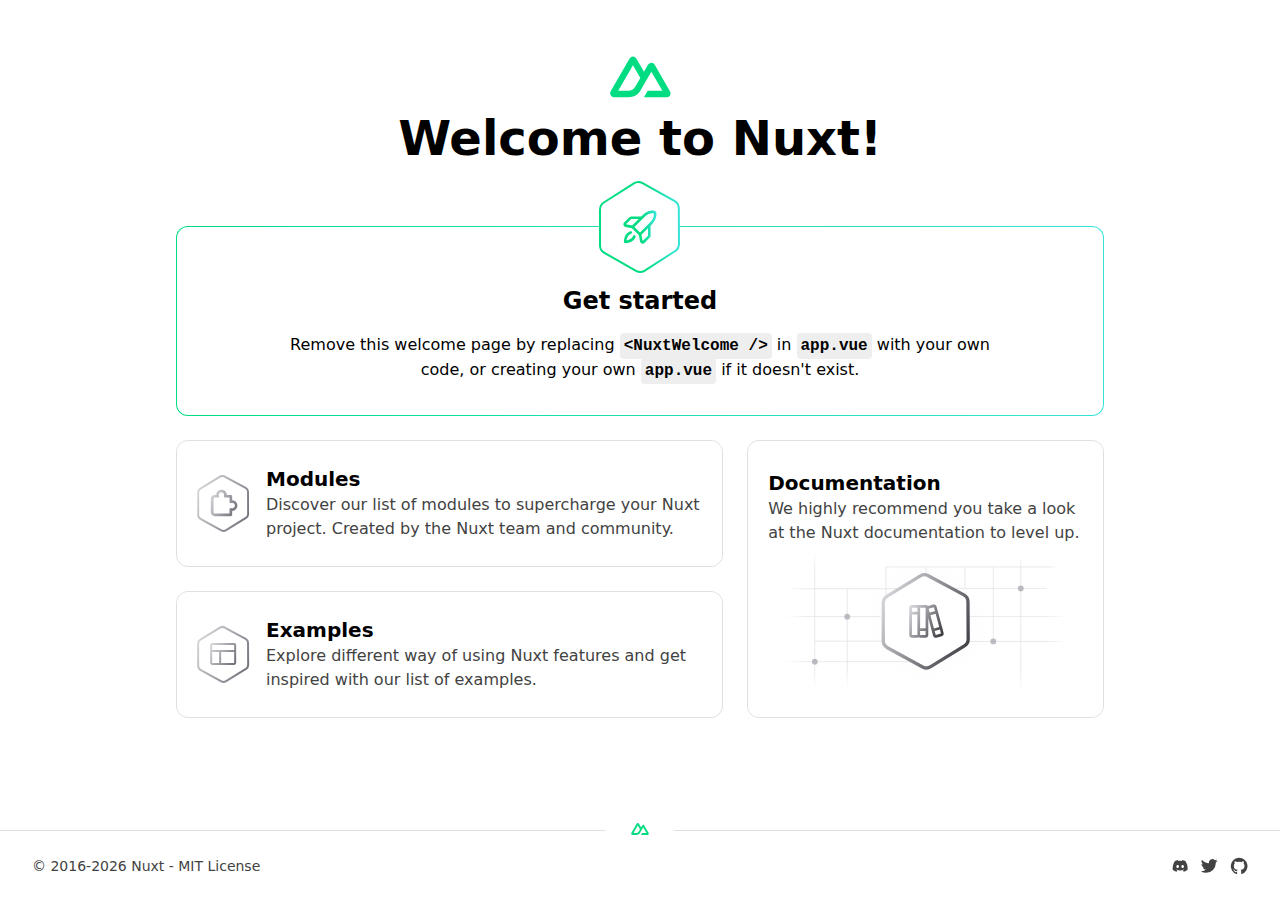
<file: 200.html>
<!DOCTYPE html><html><head><meta charset="utf-8">
<meta name="viewport" content="width=device-width, initial-scale=1">
<link rel="stylesheet" href="/_nuxt/entry.ofCu9KLV.css" crossorigin>
<link rel="modulepreload" as="script" crossorigin href="/_nuxt/DR_DfYgD.js">
<link rel="prefetch" as="style" crossorigin href="/_nuxt/error-404.C3V-3Mc4.css">
<link rel="prefetch" as="script" crossorigin href="/_nuxt/CBtySOaa.js">
<link rel="prefetch" as="script" crossorigin href="/_nuxt/C5WA3Iu3.js">
<link rel="prefetch" as="style" crossorigin href="/_nuxt/error-500.dGVH929u.css">
<link rel="prefetch" as="script" crossorigin href="/_nuxt/CsI3CkIx.js">
<script type="module" src="/_nuxt/DR_DfYgD.js" crossorigin></script><script>"use strict";(()=>{const t=window,e=document.documentElement,c=["dark","light"],n=getStorageValue("localStorage","nuxt-color-mode")||"system";let i=n==="system"?u():n;const r=e.getAttribute("data-color-mode-forced");r&&(i=r),l(i),t["__NUXT_COLOR_MODE__"]={preference:n,value:i,getColorScheme:u,addColorScheme:l,removeColorScheme:d};function l(o){const s=""+o+"",a="";e.classList?e.classList.add(s):e.className+=" "+s,a&&e.setAttribute("data-"+a,o)}function d(o){const s=""+o+"",a="";e.classList?e.classList.remove(s):e.className=e.className.replace(new RegExp(s,"g"),""),a&&e.removeAttribute("data-"+a)}function f(o){return t.matchMedia("(prefers-color-scheme"+o+")")}function u(){if(t.matchMedia&&f("").media!=="not all"){for(const o of c)if(f(":"+o).matches)return o}return"light"}})();function getStorageValue(t,e){switch(t){case"localStorage":return window.localStorage.getItem(e);case"sessionStorage":return window.sessionStorage.getItem(e);case"cookie":return getCookie(e);default:return null}}function getCookie(t){const c=("; "+window.document.cookie).split("; "+t+"=");if(c.length===2)return c.pop()?.split(";").shift()}</script></head><body><div id="__nuxt" class="isolate"></div><div id="teleports"></div><script type="application/json" data-nuxt-data="nuxt-app" data-ssr="false" id="__NUXT_DATA__">[{"prerenderedAt":1,"serverRendered":2},1743008365492,false]</script>
<script>window.__NUXT__={};window.__NUXT__.config={public:{content:{wsUrl:""},mdc:{components:{prose:true,map:{}},headings:{anchorLinks:{h1:false,h2:true,h3:true,h4:true,h5:false,h6:false}}}},app:{baseURL:"/",buildId:"7cd1ef81-ab7b-4b38-95f5-89756811c14b",buildAssetsDir:"/_nuxt/",cdnURL:""}}</script></body></html>
</file>
<file: _nuxt/entry.ofCu9KLV.css>
@media (prefers-color-scheme:light){.get-started-gradient-border[data-v-2259fee5]{background:linear-gradient(90deg,#fff,#fff),linear-gradient(90deg,#00dc82,#1de0b1,#36e4da)}.gradient-border-modules[data-v-2259fee5]{background:linear-gradient(var(--gradient-angle),#f7d14c,rgba(247,209,76,.6),hsla(0,0%,100%,.8),#f7d14c)}.gradient-border-examples[data-v-2259fee5]{background:linear-gradient(var(--gradient-angle),#8deaff,rgba(141,234,255,.6),hsla(0,0%,100%,.8),#8deaff)}.gradient-border-documentation[data-v-2259fee5]{background:linear-gradient(var(--gradient-angle),#00dc82,rgba(0,220,130,.6),hsla(0,0%,100%,.8),#00dc82)}}@media (prefers-color-scheme:dark){.get-started-gradient-border[data-v-2259fee5]{background:linear-gradient(90deg,#18181b,#18181b),linear-gradient(90deg,#00dc82,#1de0b1,#36e4da)}.gradient-border-modules[data-v-2259fee5]{background:linear-gradient(var(--gradient-angle),#f7d14c,#a38108,hsla(0,0%,100%,.3),#a38108)}.gradient-border-examples[data-v-2259fee5]{background:linear-gradient(var(--gradient-angle),#8deaff,#008aa9,hsla(0,0%,100%,.3),#008aa9)}.gradient-border-documentation[data-v-2259fee5]{background:linear-gradient(var(--gradient-angle),#00dc82,#003f25,hsla(0,0%,100%,.2),#003f25)}}.get-started-gradient-border[data-v-2259fee5]{background-clip:padding-box,border-box;background-origin:padding-box,border-box;border-color:transparent;border-radius:12px;border-width:1px}.get-started-gradient-border[data-v-2259fee5]:hover>:is(.get-started-gradient-left,.get-started-gradient-right){opacity:.2}.get-started-gradient-left[data-v-2259fee5],.get-started-gradient-right[data-v-2259fee5]{opacity:0}.gradient-border[data-v-2259fee5]{border-radius:12px;left:0;opacity:0;position:absolute;top:0;transform:translate(-1px,-1px);width:calc(100% + 2px);z-index:-1}.gradient-border-rect[data-v-2259fee5]{height:calc(100% + 2px)}@media (min-width:1024px){.gradient-border-rect[data-v-2259fee5]{height:calc(100% + 1px)}}.gradient-border-square[data-v-2259fee5]{height:calc(100% + 2px)}.modules-gradient-right[data-v-2259fee5]{opacity:0}.documentation-container:hover>.gradient-border[data-v-2259fee5],.examples-container:hover>.gradient-border[data-v-2259fee5],.modules-container:hover>.gradient-border[data-v-2259fee5]{animation:gradient-rotate 5s linear 0s infinite reverse;opacity:1;transition:all .3s linear}.examples-container:hover>.examples-gradient-right[data-v-2259fee5],.modules-container:hover>.modules-gradient-right[data-v-2259fee5]{opacity:.2}.examples-gradient-right[data-v-2259fee5]{opacity:0}.documentation-image-color-dark[data-v-2259fee5],.documentation-image-color-light[data-v-2259fee5],.examples-image-color-dark[data-v-2259fee5],.examples-image-color-light[data-v-2259fee5],.modules-image-color-dark[data-v-2259fee5],.modules-image-color-light[data-v-2259fee5]{display:none}@media (prefers-color-scheme:light){.modules-image-light[data-v-2259fee5]{display:block}.modules-container:hover>a>.modules-image-light[data-v-2259fee5],.modules-image-dark[data-v-2259fee5]{display:none}.examples-image-light[data-v-2259fee5],.modules-container:hover>a>.modules-image-color-light[data-v-2259fee5]{display:block}.examples-container:hover>a>.examples-image-light[data-v-2259fee5],.examples-image-dark[data-v-2259fee5]{display:none}.documentation-image-light[data-v-2259fee5],.examples-container:hover>a>.examples-image-color-light[data-v-2259fee5]{display:block}.documentation-container:hover>a>div>.documentation-image-light[data-v-2259fee5],.documentation-image-dark[data-v-2259fee5]{display:none}.documentation-container:hover>a>div>.documentation-image-color-light[data-v-2259fee5]{display:block}}@media (prefers-color-scheme:dark){.modules-image-dark[data-v-2259fee5]{display:block}.modules-image-light[data-v-2259fee5]{display:none}.modules-container:hover>a>.modules-image-color-dark[data-v-2259fee5]{display:block}.modules-container:hover>a>.modules-image-dark[data-v-2259fee5]{display:none}.examples-image-dark[data-v-2259fee5]{display:block}.examples-image-light[data-v-2259fee5]{display:none}.examples-container:hover>a>.examples-image-color-dark[data-v-2259fee5]{display:block}.examples-container:hover>a>.examples-image-dark[data-v-2259fee5]{display:none}.documentation-image-dark[data-v-2259fee5]{display:block}.documentation-image-light[data-v-2259fee5]{display:none}.documentation-container:hover>a>div>.documentation-image-color-dark[data-v-2259fee5]{display:block}.documentation-container:hover>a>div>.documentation-image-dark[data-v-2259fee5]{display:none}}.sr-only[data-v-2259fee5]{height:1px;margin:-1px;overflow:hidden;padding:0;width:1px;clip:rect(0,0,0,0);border-width:0;white-space:nowrap}.absolute[data-v-2259fee5],.sr-only[data-v-2259fee5]{position:absolute}.relative[data-v-2259fee5]{position:relative}.inset-x-0[data-v-2259fee5]{left:0;right:0}.inset-y-0[data-v-2259fee5]{bottom:0;top:0}.-top-\[58px\][data-v-2259fee5]{top:-58px}.-top-3[data-v-2259fee5]{top:-.75rem}.left-0[data-v-2259fee5]{left:0}.right-0[data-v-2259fee5]{right:0}.z-1[data-v-2259fee5]{z-index:1}.z-10[data-v-2259fee5]{z-index:10}.order-last[data-v-2259fee5]{order:9999}.grid[data-v-2259fee5]{display:grid}.col-span-2[data-v-2259fee5]{grid-column:span 2/span 2}.row-span-2[data-v-2259fee5]{grid-row:span 2/span 2}.grid-cols-2[data-v-2259fee5]{grid-template-columns:repeat(2,minmax(0,1fr))}.mx-auto[data-v-2259fee5]{margin-left:auto;margin-right:auto}.mb-2[data-v-2259fee5]{margin-bottom:.5rem}.hidden[data-v-2259fee5]{display:none}.h-\[70px\][data-v-2259fee5]{height:70px}.h-32[data-v-2259fee5]{height:8rem}.max-w-\[960px\][data-v-2259fee5]{max-width:960px}.min-h-screen[data-v-2259fee5]{min-height:100vh}.w-\[20\%\][data-v-2259fee5]{width:20%}.w-full[data-v-2259fee5]{width:100%}.flex[data-v-2259fee5]{display:flex}.flex-1[data-v-2259fee5]{flex:1 1 0%}.flex-col[data-v-2259fee5]{flex-direction:column}.flex-col-reverse[data-v-2259fee5]{flex-direction:column-reverse}.place-content-center[data-v-2259fee5]{place-content:center}.items-center[data-v-2259fee5]{align-items:center}.justify-end[data-v-2259fee5]{justify-content:flex-end}.justify-center[data-v-2259fee5]{justify-content:center}.gap-3[data-v-2259fee5]{gap:.75rem}.gap-6[data-v-2259fee5]{gap:1.5rem}.gap-x-4[data-v-2259fee5]{-moz-column-gap:1rem;column-gap:1rem}.gap-y-16[data-v-2259fee5]{row-gap:4rem}.gap-y-2[data-v-2259fee5]{row-gap:.5rem}.gap-y-4[data-v-2259fee5]{row-gap:1rem}.border[data-v-2259fee5]{border-width:1px}.border-t[data-v-2259fee5]{border-top-width:1px}.border-gray-200[data-v-2259fee5]{--un-border-opacity:1;border-color:rgb(224 224 224/var(--un-border-opacity))}.hover\:border-transparent[data-v-2259fee5]:hover{border-color:transparent}.rounded[data-v-2259fee5]{border-radius:.25rem}.rounded-xl[data-v-2259fee5]{border-radius:.75rem}.bg-gray-100[data-v-2259fee5]{--un-bg-opacity:1;background-color:rgb(238 238 238/var(--un-bg-opacity))}.bg-white[data-v-2259fee5]{--un-bg-opacity:1;background-color:rgb(255 255 255/var(--un-bg-opacity))}.from-blue-400[data-v-2259fee5]{--un-gradient-from-position:0%;--un-gradient-from:rgb(96 165 250/var(--un-from-opacity,1)) var(--un-gradient-from-position);--un-gradient-to-position:100%;--un-gradient-to:rgba(96,165,250,0) var(--un-gradient-to-position);--un-gradient-stops:var(--un-gradient-from),var(--un-gradient-to)}.from-green-400[data-v-2259fee5]{--un-gradient-from-position:0%;--un-gradient-from:rgb(55 233 144/var(--un-from-opacity,1)) var(--un-gradient-from-position);--un-gradient-to-position:100%;--un-gradient-to:rgba(55,233,144,0) var(--un-gradient-to-position);--un-gradient-stops:var(--un-gradient-from),var(--un-gradient-to)}.from-yellow-400[data-v-2259fee5]{--un-gradient-from-position:0%;--un-gradient-from:rgb(250 204 21/var(--un-from-opacity,1)) var(--un-gradient-from-position);--un-gradient-to-position:100%;--un-gradient-to:rgba(250,204,21,0) var(--un-gradient-to-position);--un-gradient-stops:var(--un-gradient-from),var(--un-gradient-to)}.to-transparent[data-v-2259fee5]{--un-gradient-to-position:100%;--un-gradient-to:transparent var(--un-gradient-to-position)}.bg-gradient-to-l[data-v-2259fee5]{--un-gradient-shape:to left in oklch;--un-gradient:var(--un-gradient-shape),var(--un-gradient-stops)}.bg-gradient-to-l[data-v-2259fee5],.bg-gradient-to-r[data-v-2259fee5]{background-image:linear-gradient(var(--un-gradient))}.bg-gradient-to-r[data-v-2259fee5]{--un-gradient-shape:to right in oklch;--un-gradient:var(--un-gradient-shape),var(--un-gradient-stops)}.p-1[data-v-2259fee5]{padding:.25rem}.px-4[data-v-2259fee5]{padding-left:1rem;padding-right:1rem}.px-5[data-v-2259fee5]{padding-left:1.25rem;padding-right:1.25rem}.py-14[data-v-2259fee5]{padding-bottom:3.5rem;padding-top:3.5rem}.py-6[data-v-2259fee5]{padding-top:1.5rem}.pb-6[data-v-2259fee5],.py-6[data-v-2259fee5]{padding-bottom:1.5rem}.pt-\[58px\][data-v-2259fee5]{padding-top:58px}.text-center[data-v-2259fee5]{text-align:center}.text-2xl[data-v-2259fee5]{font-size:1.5rem;line-height:2rem}.text-4xl[data-v-2259fee5]{font-size:2.25rem;line-height:2.5rem}.text-sm[data-v-2259fee5]{font-size:.875rem;line-height:1.25rem}.text-xl[data-v-2259fee5]{font-size:1.25rem;line-height:1.75rem}.text-black[data-v-2259fee5]{--un-text-opacity:1;color:rgb(0 0 0/var(--un-text-opacity))}.text-gray-700[data-v-2259fee5]{--un-text-opacity:1;color:rgb(66 66 66/var(--un-text-opacity))}.hover\:text-black[data-v-2259fee5]:hover{--un-text-opacity:1;color:rgb(0 0 0/var(--un-text-opacity))}.font-bold[data-v-2259fee5]{font-weight:700}.font-semibold[data-v-2259fee5]{font-weight:600}.font-mono[data-v-2259fee5]{font-family:ui-monospace,SFMono-Regular,Menlo,Monaco,Consolas,Liberation Mono,Courier New,monospace}.antialiased[data-v-2259fee5]{-webkit-font-smoothing:antialiased;-moz-osx-font-smoothing:grayscale}.focus-visible\:ring-2[data-v-2259fee5]:focus-visible{--un-ring-width:2px;--un-ring-offset-shadow:var(--un-ring-inset) 0 0 0 var(--un-ring-offset-width) var(--un-ring-offset-color);--un-ring-shadow:var(--un-ring-inset) 0 0 0 calc(var(--un-ring-width) + var(--un-ring-offset-width)) var(--un-ring-color);box-shadow:var(--un-ring-offset-shadow),var(--un-ring-shadow),var(--un-shadow)}.transition-opacity[data-v-2259fee5]{transition-duration:.15s;transition-property:opacity;transition-timing-function:cubic-bezier(.4,0,.2,1)}.duration-300[data-v-2259fee5]{transition-duration:.3s}@media (prefers-color-scheme:dark){.dark\:block[data-v-2259fee5]{display:block}.dark\:hidden[data-v-2259fee5]{display:none}.dark\:border-gray-900[data-v-2259fee5]{--un-border-opacity:1;border-color:rgb(24 24 27/var(--un-border-opacity))}.dark\:border-transparent[data-v-2259fee5]{border-color:transparent}.dark\:border-none[data-v-2259fee5]{border-style:none}.dark\:bg-black[data-v-2259fee5]{--un-bg-opacity:1;background-color:rgb(0 0 0/var(--un-bg-opacity))}.dark\:bg-gray-900[data-v-2259fee5]{--un-bg-opacity:1;background-color:rgb(24 24 27/var(--un-bg-opacity))}.dark\:bg-white\/10[data-v-2259fee5]{background-color:#ffffff1a}.dark\:text-gray-300[data-v-2259fee5]{--un-text-opacity:1;color:rgb(189 189 189/var(--un-text-opacity))}.dark\:hover\:text-white[data-v-2259fee5]:hover,.dark\:text-white[data-v-2259fee5]{--un-text-opacity:1;color:rgb(255 255 255/var(--un-text-opacity))}}@media (min-width:640px){.sm\:col-span-1[data-v-2259fee5]{grid-column:span 1/span 1}.sm\:h-34[data-v-2259fee5]{height:8.5rem}.sm\:min-h-\[220px\][data-v-2259fee5]{min-height:220px}.sm\:flex-row[data-v-2259fee5]{flex-direction:row}.sm\:justify-between[data-v-2259fee5]{justify-content:space-between}.sm\:px-28[data-v-2259fee5]{padding-left:7rem;padding-right:7rem}.sm\:px-6[data-v-2259fee5]{padding-left:1.5rem;padding-right:1.5rem}.sm\:text-5xl[data-v-2259fee5]{font-size:3rem;line-height:1}.sm\:text-base[data-v-2259fee5]{font-size:1rem;line-height:1.5rem}}@media (min-width:768px){.md\:min-h-\[180px\][data-v-2259fee5]{min-height:180px}}@media (min-width:1024px){.lg\:order-none[data-v-2259fee5]{order:0}.lg\:col-span-10[data-v-2259fee5]{grid-column:span 10/span 10}.lg\:col-span-4[data-v-2259fee5]{grid-column:span 4/span 4}.lg\:col-span-6[data-v-2259fee5]{grid-column:span 6/span 6}.lg\:grid-cols-10[data-v-2259fee5]{grid-template-columns:repeat(10,minmax(0,1fr))}.lg\:min-h-min[data-v-2259fee5]{min-height:-moz-min-content;min-height:min-content}.lg\:flex-col[data-v-2259fee5]{flex-direction:column}.lg\:px-8[data-v-2259fee5]{padding-left:2rem;padding-right:2rem}.lg\:py-7[data-v-2259fee5]{padding-bottom:1.75rem;padding-top:1.75rem}}
</file>
<file: _nuxt/error-404.C3V-3Mc4.css>
.spotlight[data-v-c2c324f7]{background:linear-gradient(45deg,#00dc82,#36e4da 50%,#0047e1);bottom:-30vh;filter:blur(20vh);height:40vh}.gradient-border[data-v-c2c324f7]{-webkit-backdrop-filter:blur(10px);backdrop-filter:blur(10px);border-radius:.5rem;position:relative}@media (prefers-color-scheme:light){.gradient-border[data-v-c2c324f7]{background-color:#ffffff4d}.gradient-border[data-v-c2c324f7]:before{background:linear-gradient(90deg,#e2e2e2,#e2e2e2 25%,#00dc82,#36e4da 75%,#0047e1)}}@media (prefers-color-scheme:dark){.gradient-border[data-v-c2c324f7]{background-color:#1414144d}.gradient-border[data-v-c2c324f7]:before{background:linear-gradient(90deg,#303030,#303030 25%,#00dc82,#36e4da 75%,#0047e1)}}.gradient-border[data-v-c2c324f7]:before{background-size:400% auto;border-radius:.5rem;bottom:0;content:"";left:0;-webkit-mask:linear-gradient(#fff 0 0) content-box,linear-gradient(#fff 0 0);mask:linear-gradient(#fff 0 0) content-box,linear-gradient(#fff 0 0);-webkit-mask-composite:xor;mask-composite:exclude;opacity:.5;padding:2px;position:absolute;right:0;top:0;transition:background-position .3s ease-in-out,opacity .2s ease-in-out;width:100%}.gradient-border[data-v-c2c324f7]:hover:before{background-position:-50% 0;opacity:1}.fixed[data-v-c2c324f7]{position:fixed}.left-0[data-v-c2c324f7]{left:0}.right-0[data-v-c2c324f7]{right:0}.z-10[data-v-c2c324f7]{z-index:10}.z-20[data-v-c2c324f7]{z-index:20}.grid[data-v-c2c324f7]{display:grid}.mb-16[data-v-c2c324f7]{margin-bottom:4rem}.mb-8[data-v-c2c324f7]{margin-bottom:2rem}.max-w-520px[data-v-c2c324f7]{max-width:520px}.min-h-screen[data-v-c2c324f7]{min-height:100vh}.w-full[data-v-c2c324f7]{width:100%}.flex[data-v-c2c324f7]{display:flex}.cursor-pointer[data-v-c2c324f7]{cursor:pointer}.place-content-center[data-v-c2c324f7]{place-content:center}.items-center[data-v-c2c324f7]{align-items:center}.justify-center[data-v-c2c324f7]{justify-content:center}.overflow-hidden[data-v-c2c324f7]{overflow:hidden}.bg-white[data-v-c2c324f7]{--un-bg-opacity:1;background-color:rgb(255 255 255/var(--un-bg-opacity))}.px-4[data-v-c2c324f7]{padding-left:1rem;padding-right:1rem}.px-8[data-v-c2c324f7]{padding-left:2rem;padding-right:2rem}.py-2[data-v-c2c324f7]{padding-bottom:.5rem;padding-top:.5rem}.text-center[data-v-c2c324f7]{text-align:center}.text-8xl[data-v-c2c324f7]{font-size:6rem;line-height:1}.text-xl[data-v-c2c324f7]{font-size:1.25rem;line-height:1.75rem}.text-black[data-v-c2c324f7]{--un-text-opacity:1;color:rgb(0 0 0/var(--un-text-opacity))}.font-light[data-v-c2c324f7]{font-weight:300}.font-medium[data-v-c2c324f7]{font-weight:500}.leading-tight[data-v-c2c324f7]{line-height:1.25}.font-sans[data-v-c2c324f7]{font-family:ui-sans-serif,system-ui,-apple-system,BlinkMacSystemFont,Segoe UI,Roboto,Helvetica Neue,Arial,Noto Sans,sans-serif,Apple Color Emoji,Segoe UI Emoji,Segoe UI Symbol,Noto Color Emoji}.antialiased[data-v-c2c324f7]{-webkit-font-smoothing:antialiased;-moz-osx-font-smoothing:grayscale}@media (prefers-color-scheme:dark){.dark\:bg-black[data-v-c2c324f7]{--un-bg-opacity:1;background-color:rgb(0 0 0/var(--un-bg-opacity))}.dark\:text-white[data-v-c2c324f7]{--un-text-opacity:1;color:rgb(255 255 255/var(--un-text-opacity))}}@media (min-width:640px){.sm\:px-0[data-v-c2c324f7]{padding-left:0;padding-right:0}.sm\:px-6[data-v-c2c324f7]{padding-left:1.5rem;padding-right:1.5rem}.sm\:py-3[data-v-c2c324f7]{padding-bottom:.75rem;padding-top:.75rem}.sm\:text-4xl[data-v-c2c324f7]{font-size:2.25rem;line-height:2.5rem}.sm\:text-xl[data-v-c2c324f7]{font-size:1.25rem;line-height:1.75rem}}
</file>
<file: _nuxt/error-500.dGVH929u.css>
.spotlight[data-v-3726f659]{background:linear-gradient(45deg,#00dc82,#36e4da 50%,#0047e1);filter:blur(20vh)}.fixed[data-v-3726f659]{position:fixed}.-bottom-1\/2[data-v-3726f659]{bottom:-50%}.left-0[data-v-3726f659]{left:0}.right-0[data-v-3726f659]{right:0}.grid[data-v-3726f659]{display:grid}.mb-16[data-v-3726f659]{margin-bottom:4rem}.mb-8[data-v-3726f659]{margin-bottom:2rem}.h-1\/2[data-v-3726f659]{height:50%}.max-w-520px[data-v-3726f659]{max-width:520px}.min-h-screen[data-v-3726f659]{min-height:100vh}.place-content-center[data-v-3726f659]{place-content:center}.overflow-hidden[data-v-3726f659]{overflow:hidden}.bg-white[data-v-3726f659]{--un-bg-opacity:1;background-color:rgb(255 255 255/var(--un-bg-opacity))}.px-8[data-v-3726f659]{padding-left:2rem;padding-right:2rem}.text-center[data-v-3726f659]{text-align:center}.text-8xl[data-v-3726f659]{font-size:6rem;line-height:1}.text-xl[data-v-3726f659]{font-size:1.25rem;line-height:1.75rem}.text-black[data-v-3726f659]{--un-text-opacity:1;color:rgb(0 0 0/var(--un-text-opacity))}.font-light[data-v-3726f659]{font-weight:300}.font-medium[data-v-3726f659]{font-weight:500}.leading-tight[data-v-3726f659]{line-height:1.25}.font-sans[data-v-3726f659]{font-family:ui-sans-serif,system-ui,-apple-system,BlinkMacSystemFont,Segoe UI,Roboto,Helvetica Neue,Arial,Noto Sans,sans-serif,Apple Color Emoji,Segoe UI Emoji,Segoe UI Symbol,Noto Color Emoji}.antialiased[data-v-3726f659]{-webkit-font-smoothing:antialiased;-moz-osx-font-smoothing:grayscale}@media (prefers-color-scheme:dark){.dark\:bg-black[data-v-3726f659]{--un-bg-opacity:1;background-color:rgb(0 0 0/var(--un-bg-opacity))}.dark\:text-white[data-v-3726f659]{--un-text-opacity:1;color:rgb(255 255 255/var(--un-text-opacity))}}@media (min-width:640px){.sm\:px-0[data-v-3726f659]{padding-left:0;padding-right:0}.sm\:text-4xl[data-v-3726f659]{font-size:2.25rem;line-height:2.5rem}}
</file>
<file: _nuxt/entry.DvsV4NnQ.css>
@font-face{font-family:Public Sans;src:local("Public Sans Variable Italic"),url(../_fonts/8VR2wSMN-3U4NbWAVYXlkRV6hA0jFBXP-0RtL3X7fko-PrtgR_rlhMsn12WZx7AQRAIUOnABRo1CJtZI-SK8DMA.woff2) format(woff2);font-display:swap;unicode-range:U+0102-0103,U+0110-0111,U+0128-0129,U+0168-0169,U+01A0-01A1,U+01AF-01B0,U+0300-0301,U+0303-0304,U+0308-0309,U+0323,U+0329,U+1EA0-1EF9,U+20AB;font-weight:100 900;font-style:italic}@font-face{font-family:"Public Sans Fallback: Arial";src:local("Arial");size-adjust:104.8675%;ascent-override:90.5905%;descent-override:21.4557%;line-gap-override:0%}@font-face{font-family:Public Sans;src:local("Public Sans Variable Italic"),url(../_fonts/57NSSoFy1VLVs2gqly8Ls9awBnZMFyXGrefpmqvdqmc-tgpTBcCHEm_zCFnonRHj-i34Lo8WhfCOktnoUDzCzCU.woff2) format(woff2);font-display:swap;unicode-range:U+0100-02BA,U+02BD-02C5,U+02C7-02CC,U+02CE-02D7,U+02DD-02FF,U+0304,U+0308,U+0329,U+1D00-1DBF,U+1E00-1E9F,U+1EF2-1EFF,U+2020,U+20A0-20AB,U+20AD-20C0,U+2113,U+2C60-2C7F,U+A720-A7FF;font-weight:100 900;font-style:italic}@font-face{font-family:Public Sans;src:local("Public Sans Variable Italic"),url(../_fonts/Ld1FnTo3yTIwDyGfTQ5-Fws9AWsCbKfMvgxduXr7JcY-5AEIdCyK1YgWNU0wKhhSVmya2oBHCzUEe5a0KV3_VSM.woff2) format(woff2);font-display:swap;unicode-range:U+0000-00FF,U+0131,U+0152-0153,U+02BB-02BC,U+02C6,U+02DA,U+02DC,U+0304,U+0308,U+0329,U+2000-206F,U+20AC,U+2122,U+2191,U+2193,U+2212,U+2215,U+FEFF,U+FFFD;font-weight:100 900;font-style:italic}@font-face{font-family:Public Sans;src:local("Public Sans Variable"),url(../_fonts/NdzqRASp2bovDUhQT1IRE_EMqKJ2KYQdTCfFcBvL8yw-a5YHi_r4JGio6_2kIxoh7Czm8vG2H-2darXmKMUb7ls.woff2) format(woff2);font-display:swap;unicode-range:U+0102-0103,U+0110-0111,U+0128-0129,U+0168-0169,U+01A0-01A1,U+01AF-01B0,U+0300-0301,U+0303-0304,U+0308-0309,U+0323,U+0329,U+1EA0-1EF9,U+20AB;font-weight:100 900;font-style:normal}@font-face{font-family:Public Sans;src:local("Public Sans Variable"),url(../_fonts/iTkrULNFJJkTvihIg1Vqi5IODRH_9btXCioVF5l98I8-oZku0Yxfg843rE8UTF9_Y3DA8dgTVvmdaM7sC8akOec.woff2) format(woff2);font-display:swap;unicode-range:U+0100-02BA,U+02BD-02C5,U+02C7-02CC,U+02CE-02D7,U+02DD-02FF,U+0304,U+0308,U+0329,U+1D00-1DBF,U+1E00-1E9F,U+1EF2-1EFF,U+2020,U+20A0-20AB,U+20AD-20C0,U+2113,U+2C60-2C7F,U+A720-A7FF;font-weight:100 900;font-style:normal}@font-face{font-family:Public Sans;src:local("Public Sans Variable"),url(../_fonts/GsKUclqeNLJ96g5AU593ug6yanivOiwjW_7zESNPChw-lKHs27uFkEx9zESe0phefAo_dc3wso0NQuwxg42xKik.woff2) format(woff2);font-display:swap;unicode-range:U+0000-00FF,U+0131,U+0152-0153,U+02BB-02BC,U+02C6,U+02DA,U+02DC,U+0304,U+0308,U+0329,U+2000-206F,U+20AC,U+2122,U+2191,U+2193,U+2212,U+2215,U+FEFF,U+FFFD;font-weight:100 900;font-style:normal}@font-face{font-family:Public Sans;src:local("Public Sans Thin Italic"),url(../_fonts/AIN95-qJfkOhDJaOwV1k1nO5bT9cTxrNmwOZk0UYG3M-L9UgB4E2DQhY5nZbL_Y-tvhv8GXFaGajvVQ3ZVrI2-0.woff) format(woff);font-display:swap;font-weight:100;font-style:italic}@font-face{font-family:Public Sans;src:local("Public Sans ExtraLight Italic"),url(../_fonts/IeFHdiScBT4DgPhO1vmdlHdeVdp4IyCHWsKKehlvHiM-0hzjatXfj2HSNMpqv7m8YSQFxpoz58tvY2iH8xohEPc.woff) format(woff);font-display:swap;font-weight:200;font-style:italic}@font-face{font-family:Public Sans;src:local("Public Sans Light Italic"),url(../_fonts/l3NzpBD54dRZM99guzj65Fv367JVqIH4cfcUMMkQyz4-jOmak6dr2T7yCNEAbwOi8CwB188_bjc4sAi9RWRLPg8.woff) format(woff);font-display:swap;font-weight:300;font-style:italic}@font-face{font-family:Public Sans;src:local("Public Sans Regular Italic"),local("Public Sans Italic"),url(../_fonts/5IArdN4L5jOjmIgNWjXwBf8z7LwCc01XijCBmkK5aGg-GgJTPPxgKEyMUqCMPCThvaHTUuu_0DOPMa5ZaUnirrc.woff) format(woff);font-display:swap;font-weight:400;font-style:italic}@font-face{font-family:Public Sans;src:local("Public Sans Medium Italic"),url(../_fonts/VcMivr0bexw4wuCgM3KfT7ufOn0MBVSf4fAOnaSKcMQ-_PquuwLubAjku6GJVRB26LncvFaD1KxnhLfEwX0zACI.woff) format(woff);font-display:swap;font-weight:500;font-style:italic}@font-face{font-family:Public Sans;src:local("Public Sans SemiBold Italic"),url(../_fonts/RQuM9oqyBZLVckg_2j5DZNYP0zZ0UdWH9opo6dHz0Wk-k0f6BHfjR97WzeaNu_vxGhGAdnz2fMRXYL7x7iv44FM.woff) format(woff);font-display:swap;font-weight:600;font-style:italic}@font-face{font-family:Public Sans;src:local("Public Sans Bold Italic"),url(../_fonts/tlKtuelNQfWcU80gS10yE7hN_jWKDQWZ-qirYMB2HTU-Fq8kUz3pGJC1EV0ja1oWpMzem5mAod2dmNBMD0Xiw_s.woff) format(woff);font-display:swap;font-weight:700;font-style:italic}@font-face{font-family:Public Sans;src:local("Public Sans ExtraBold Italic"),url(../_fonts/ngtWhT8kmieGl4Ra8jUNcA8iUDIpOtiCUFjxlOJ6SSU-3Ta4pgprW9Asyo_guCkWQeN7BqjK5prsMdyweug6XKE.woff) format(woff);font-display:swap;font-weight:800;font-style:italic}@font-face{font-family:Public Sans;src:local("Public Sans Black Italic"),url(../_fonts/z8m9hYpMBa_sxWpih-SFrNNqkfqoDALpCewbRuIi0VA-XicA1FVJN5EYPHKJkjQf_ry3lgpBpQsWHnKNfBkpu2U.woff) format(woff);font-display:swap;font-weight:900;font-style:italic}@font-face{font-family:Public Sans;src:local("Public Sans Thin"),url(../_fonts/QE5ixqvYYHVV6J8TPxICtcfJGe0Cv5p6kKADzjbJA_U-CFPbKSXD8EP_bUNvUNTbjWgxLHAaf5Z3lOgfIal2CqY.woff) format(woff);font-display:swap;font-weight:100;font-style:normal}@font-face{font-family:Public Sans;src:local("Public Sans ExtraLight"),url(../_fonts/r9aBQFlXVxAdRH7hwWhth0C9ohuHV2KGh43tWaCBlJ8-TPjU87XwZxvOSoGaSzBlDbPnqJsHK91FbnWMJACdU_g.woff) format(woff);font-display:swap;font-weight:200;font-style:normal}@font-face{font-family:Public Sans;src:local("Public Sans Light"),url(../_fonts/5jR6J0PiCcHfBmWPDi_fAq0rdJwTtpfTH_Nt1oVGKVI-_MJ_u2AAEthfaFkYr2Us1cC3zsyrnC9rQcUWUCyadQk.woff) format(woff);font-display:swap;font-weight:300;font-style:normal}@font-face{font-family:Public Sans;src:local("Public Sans Regular"),local("Public Sans"),url(../_fonts/sBwYw97nBwL-OG9iwx4YflkEdv2ZnhNhTTg0UmbyXds-_cBWg83BUsWaALlCgOWmfgZ06hsMRpEvJk2PBCFMQvM.woff) format(woff);font-display:swap;font-weight:400;font-style:normal}@font-face{font-family:Public Sans;src:local("Public Sans Medium"),url(../_fonts/opbEuhz7QJaU60tjeKh5bPMoIYCRWmeCOfvEnbPyAAs-fTkAnF7CpSwd9BQmFkf_XVOXQF8PfsGWIq7aTzjulaU.woff) format(woff);font-display:swap;font-weight:500;font-style:normal}@font-face{font-family:Public Sans;src:local("Public Sans SemiBold"),url(../_fonts/WKdez1KObFVfdr7oOpoKChRTZVr81IQ5Yh5Tx_wTTgU-SMxAKQRoPYW3WlKZjSX29ZlJNaqJAwxfhNun9p9Q3l0.woff) format(woff);font-display:swap;font-weight:600;font-style:normal}@font-face{font-family:Public Sans;src:local("Public Sans Bold"),url(../_fonts/e90plyNTcceYpTLq3bZUaIlfflt4DWwTWUHgjPCDhf8-2vwNpo1OHULl1fvZkgM8cXYeGVwpZMqtqg3xvHN_J3U.woff) format(woff);font-display:swap;font-weight:700;font-style:normal}@font-face{font-family:Public Sans;src:local("Public Sans ExtraBold"),url(../_fonts/nlmCSPutKoyk38PZWPKeSYzpW-q8z7dvpw3RWyUQe34-gQUq72_pd3zE9TyUDmw4af6qKVhutG6bkCBivwv9YgE.woff) format(woff);font-display:swap;font-weight:800;font-style:normal}@font-face{font-family:Public Sans;src:local("Public Sans Black"),url(../_fonts/uuSWavIWJ8L2gBbJ0SiA8oCW6z0h33B0wKQ0J9D1-E-o45ygz4ryhPPDEUpVR6ewewkH2Gvf_yI-rV958XsAu8.woff) format(woff);font-display:swap;font-weight:900;font-style:normal}/*! tailwindcss v4.1.5 | MIT License | https://tailwindcss.com */@layer properties{@supports ((-webkit-hyphens:none) and (not (margin-trim:inline))) or ((-moz-orient:inline) and (not (color:rgb(from red r g b)))){*,::backdrop,:after,:before{--tw-translate-x:0;--tw-translate-y:0;--tw-translate-z:0;--tw-scale-x:1;--tw-scale-y:1;--tw-scale-z:1;--tw-rotate-x:initial;--tw-rotate-y:initial;--tw-rotate-z:initial;--tw-skew-x:initial;--tw-skew-y:initial;--tw-space-y-reverse:0;--tw-space-x-reverse:0;--tw-divide-y-reverse:0;--tw-border-style:solid;--tw-leading:initial;--tw-font-weight:initial;--tw-shadow:0 0 #0000;--tw-shadow-color:initial;--tw-shadow-alpha:100%;--tw-inset-shadow:0 0 #0000;--tw-inset-shadow-color:initial;--tw-inset-shadow-alpha:100%;--tw-ring-color:initial;--tw-ring-shadow:0 0 #0000;--tw-inset-ring-color:initial;--tw-inset-ring-shadow:0 0 #0000;--tw-ring-inset:initial;--tw-ring-offset-width:0px;--tw-ring-offset-color:#fff;--tw-ring-offset-shadow:0 0 #0000;--tw-outline-style:solid;--tw-backdrop-blur:initial;--tw-backdrop-brightness:initial;--tw-backdrop-contrast:initial;--tw-backdrop-grayscale:initial;--tw-backdrop-hue-rotate:initial;--tw-backdrop-invert:initial;--tw-backdrop-opacity:initial;--tw-backdrop-saturate:initial;--tw-backdrop-sepia:initial;--tw-duration:initial;--tw-ease:initial;--tw-content:""}}}@layer theme{:host,:root{--font-sans:"Public Sans",sans-serif;--font-mono:ui-monospace,SFMono-Regular,Menlo,Monaco,Consolas,"Liberation Mono","Courier New",monospace;--color-green-50:#effdf5;--color-green-100:#d9fbe8;--color-green-200:#b3f5d1;--color-green-300:#75edae;--color-green-400:#00dc82;--color-green-500:#00c16a;--color-green-600:#00a155;--color-green-700:#007f45;--color-green-800:#016538;--color-green-900:#0a5331;--color-green-950:#052e16;--color-blue-500:oklch(62.3% .214 259.815);--color-blue-600:oklch(54.6% .245 262.881);--color-gray-100:oklch(96.7% .003 264.542);--color-gray-200:oklch(92.8% .006 264.531);--color-gray-300:oklch(87.2% .01 258.338);--color-gray-400:oklch(70.7% .022 261.325);--color-gray-500:oklch(55.1% .027 264.364);--color-gray-600:oklch(44.6% .03 256.802);--color-gray-700:oklch(37.3% .034 259.733);--color-gray-800:oklch(27.8% .033 256.848);--color-white:#fff;--spacing:.25rem;--container-sm:24rem;--container-md:28rem;--container-lg:32rem;--container-7xl:80rem;--text-xs:.75rem;--text-xs--line-height:1.33333;--text-sm:.875rem;--text-sm--line-height:1.42857;--text-base:1rem;--text-base--line-height:1.5;--text-lg:1.125rem;--text-lg--line-height:1.55556;--text-xl:1.25rem;--text-xl--line-height:1.4;--text-2xl:1.5rem;--text-2xl--line-height:1.33333;--font-weight-normal:400;--font-weight-medium:500;--font-weight-semibold:600;--font-weight-bold:700;--radius-lg:calc(var(--ui-radius)*2);--ease-out:cubic-bezier(0,0,.2,1);--animate-spin:spin 1s linear infinite;--animate-pulse:pulse 2s cubic-bezier(.4,0,.6,1)infinite;--default-transition-duration:.15s;--default-transition-timing-function:cubic-bezier(.4,0,.2,1);--default-font-family:var(--font-sans);--default-mono-font-family:var(--font-mono)}}@layer base{*,::backdrop,:after,:before{border:0 solid;box-sizing:border-box;margin:0;padding:0}::file-selector-button{border:0 solid;box-sizing:border-box;margin:0;padding:0}:host,html{-webkit-text-size-adjust:100%;font-family:var(--default-font-family,ui-sans-serif,system-ui,sans-serif,"Apple Color Emoji","Segoe UI Emoji","Segoe UI Symbol","Noto Color Emoji");font-feature-settings:var(--default-font-feature-settings,normal);font-variation-settings:var(--default-font-variation-settings,normal);line-height:1.5;-moz-tab-size:4;-o-tab-size:4;tab-size:4;-webkit-tap-highlight-color:transparent}hr{border-top-width:1px;color:inherit;height:0}abbr:where([title]){-webkit-text-decoration:underline dotted;text-decoration:underline dotted}h1,h2,h3,h4,h5,h6{font-size:inherit;font-weight:inherit}a{color:inherit;-webkit-text-decoration:inherit;text-decoration:inherit}b,strong{font-weight:bolder}code,kbd,pre,samp{font-family:var(--default-mono-font-family,ui-monospace,SFMono-Regular,Menlo,Monaco,Consolas,"Liberation Mono","Courier New",monospace);font-feature-settings:var(--default-mono-font-feature-settings,normal);font-size:1em;font-variation-settings:var(--default-mono-font-variation-settings,normal)}small{font-size:80%}sub,sup{font-size:75%;line-height:0;position:relative;vertical-align:baseline}sub{bottom:-.25em}sup{top:-.5em}table{border-collapse:collapse;border-color:inherit;text-indent:0}:-moz-focusring{outline:auto}progress{vertical-align:baseline}summary{display:list-item}menu,ol,ul{list-style:none}audio,canvas,embed,iframe,img,object,svg,video{display:block;vertical-align:middle}img,video{height:auto;max-width:100%}button,input,optgroup,select,textarea{background-color:#0000;border-radius:0;color:inherit;font:inherit;font-feature-settings:inherit;font-variation-settings:inherit;letter-spacing:inherit;opacity:1}::file-selector-button{background-color:#0000;border-radius:0;color:inherit;font:inherit;font-feature-settings:inherit;font-variation-settings:inherit;letter-spacing:inherit;opacity:1}:where(select:is([multiple],[size])) optgroup{font-weight:bolder}:where(select:is([multiple],[size])) optgroup option{padding-inline-start:20px}::file-selector-button{margin-inline-end:4px}::-moz-placeholder{opacity:1}::placeholder{opacity:1}@supports (not (-webkit-appearance:-apple-pay-button)) or (contain-intrinsic-size:1px){::-moz-placeholder{color:currentColor}::placeholder{color:currentColor}@supports (color:color-mix(in lab,red,red)){::-moz-placeholder{color:color-mix(in oklab,currentcolor 50%,transparent)}::placeholder{color:color-mix(in oklab,currentcolor 50%,transparent)}}}textarea{resize:vertical}::-webkit-search-decoration{-webkit-appearance:none}::-webkit-date-and-time-value{min-height:1lh;text-align:inherit}::-webkit-datetime-edit{display:inline-flex;padding-block:0}::-webkit-datetime-edit-month-field,::-webkit-datetime-edit-year-field{padding-block:0}::-webkit-datetime-edit-day-field,::-webkit-datetime-edit-hour-field{padding-block:0}::-webkit-datetime-edit-minute-field,::-webkit-datetime-edit-second-field{padding-block:0}::-webkit-datetime-edit-meridiem-field,::-webkit-datetime-edit-millisecond-field{padding-block:0}:-moz-ui-invalid{box-shadow:none}button,input:where([type=button],[type=reset],[type=submit]){-webkit-appearance:button;-moz-appearance:button;appearance:button}::file-selector-button{-webkit-appearance:button;-moz-appearance:button;appearance:button}::-webkit-inner-spin-button,::-webkit-outer-spin-button{height:auto}[hidden]:where(:not([hidden=until-found])){display:none!important}body{background-color:var(--ui-bg);color:var(--ui-text);-webkit-font-smoothing:antialiased;-moz-osx-font-smoothing:grayscale;color-scheme:light}body:where(.dark,.dark *){color-scheme:dark}.light,:root{--ui-text-dimmed:var(--ui-color-neutral-400);--ui-text-muted:var(--ui-color-neutral-500);--ui-text-toned:var(--ui-color-neutral-600);--ui-text:var(--ui-color-neutral-700);--ui-text-highlighted:var(--ui-color-neutral-900);--ui-text-inverted:var(--color-white);--ui-bg:var(--color-white);--ui-bg-muted:var(--ui-color-neutral-50);--ui-bg-elevated:var(--ui-color-neutral-100);--ui-bg-accented:var(--ui-color-neutral-200);--ui-bg-inverted:var(--ui-color-neutral-900);--ui-border:var(--ui-color-neutral-200);--ui-border-muted:var(--ui-color-neutral-200);--ui-border-accented:var(--ui-color-neutral-300);--ui-border-inverted:var(--ui-color-neutral-900);--ui-radius:.25rem;--ui-container:var(--container-7xl)}.dark{--ui-text-dimmed:var(--ui-color-neutral-500);--ui-text-muted:var(--ui-color-neutral-400);--ui-text-toned:var(--ui-color-neutral-300);--ui-text:var(--ui-color-neutral-200);--ui-text-highlighted:var(--color-white);--ui-text-inverted:var(--ui-color-neutral-900);--ui-bg:var(--ui-color-neutral-900);--ui-bg-muted:var(--ui-color-neutral-800);--ui-bg-elevated:var(--ui-color-neutral-800);--ui-bg-accented:var(--ui-color-neutral-700);--ui-bg-inverted:var(--color-white);--ui-border:var(--ui-color-neutral-800);--ui-border-muted:var(--ui-color-neutral-700);--ui-border-accented:var(--ui-color-neutral-700);--ui-border-inverted:var(--color-white)}.tooltip-arrow,.tooltip-arrow:before{background:inherit;height:8px;position:absolute;width:8px}.tooltip-arrow{visibility:hidden}.tooltip-arrow:before{content:"";transform:rotate(45deg);visibility:visible}[data-tooltip-style^=light]+.tooltip>.tooltip-arrow:before{border-color:var(--color-gray-200);border-style:solid}[data-tooltip-style^=light]+.tooltip[data-popper-placement^=top]>.tooltip-arrow:before{border-bottom-width:1px;border-right-width:1px}[data-tooltip-style^=light]+.tooltip[data-popper-placement^=right]>.tooltip-arrow:before{border-bottom-width:1px;border-left-width:1px}[data-tooltip-style^=light]+.tooltip[data-popper-placement^=bottom]>.tooltip-arrow:before{border-left-width:1px;border-top-width:1px}[data-tooltip-style^=light]+.tooltip[data-popper-placement^=left]>.tooltip-arrow:before{border-right-width:1px;border-top-width:1px}.tooltip[data-popper-placement^=top]>.tooltip-arrow{bottom:-4px}.tooltip[data-popper-placement^=bottom]>.tooltip-arrow{top:-4px}.tooltip[data-popper-placement^=left]>.tooltip-arrow{right:-4px}.tooltip[data-popper-placement^=right]>.tooltip-arrow{left:-4px}.tooltip.invisible>.tooltip-arrow:before{visibility:hidden}[data-popper-arrow],[data-popper-arrow]:before{background:inherit;height:8px;position:absolute;width:8px}[data-popper-arrow]{visibility:hidden}[data-popper-arrow]:after,[data-popper-arrow]:before{content:"";transform:rotate(45deg);visibility:visible}[data-popper-arrow]:after{background:inherit;height:9px;position:absolute;width:9px}[role=tooltip]>[data-popper-arrow]:before{border-color:var(--color-gray-200);border-style:solid}.dark [role=tooltip]>[data-popper-arrow]:before{border-color:var(--color-gray-600);border-style:solid}[role=tooltip]>[data-popper-arrow]:after{border-color:var(--color-gray-200);border-style:solid}.dark [role=tooltip]>[data-popper-arrow]:after{border-color:var(--color-gray-600);border-style:solid}[data-popover][role=tooltip][data-popper-placement^=top]>[data-popper-arrow]:after,[data-popover][role=tooltip][data-popper-placement^=top]>[data-popper-arrow]:before{border-bottom-width:1px;border-right-width:1px}[data-popover][role=tooltip][data-popper-placement^=right]>[data-popper-arrow]:after,[data-popover][role=tooltip][data-popper-placement^=right]>[data-popper-arrow]:before{border-bottom-width:1px;border-left-width:1px}[data-popover][role=tooltip][data-popper-placement^=bottom]>[data-popper-arrow]:after,[data-popover][role=tooltip][data-popper-placement^=bottom]>[data-popper-arrow]:before{border-left-width:1px;border-top-width:1px}[data-popover][role=tooltip][data-popper-placement^=left]>[data-popper-arrow]:after,[data-popover][role=tooltip][data-popper-placement^=left]>[data-popper-arrow]:before{border-right-width:1px;border-top-width:1px}[data-popover][role=tooltip][data-popper-placement^=top]>[data-popper-arrow]{bottom:-5px}[data-popover][role=tooltip][data-popper-placement^=bottom]>[data-popper-arrow]{top:-5px}[data-popover][role=tooltip][data-popper-placement^=left]>[data-popper-arrow]{right:-5px}[data-popover][role=tooltip][data-popper-placement^=right]>[data-popper-arrow]{left:-5px}[role=tooltip].invisible>[data-popper-arrow]:after,[role=tooltip].invisible>[data-popper-arrow]:before{visibility:hidden}[multiple],[type=date],[type=datetime-local],[type=email],[type=month],[type=number],[type=password],[type=search],[type=tel],[type=text],[type=time],[type=url],[type=week],select,textarea{-webkit-appearance:none;-moz-appearance:none;appearance:none;border-color:var(--color-gray-500);--tw-shadow:0 0 #0000;background-color:#fff;border-radius:0;border-width:1px;font-size:1rem;line-height:1.5rem;padding:.5rem .75rem}:is([type=text],[type=email],[type=url],[type=password],[type=number],[type=date],[type=datetime-local],[type=month],[type=search],[type=tel],[type=time],[type=week],[multiple],textarea,select):focus{outline-offset:2px;--tw-ring-inset:var(--tw-empty, );--tw-ring-offset-width:0px;--tw-ring-offset-color:#fff;--tw-ring-color:var(--color-blue-600);--tw-ring-offset-shadow:var(--tw-ring-inset)0 0 0 var(--tw-ring-offset-width)var(--tw-ring-offset-color);--tw-ring-shadow:var(--tw-ring-inset)0 0 0 calc(1px + var(--tw-ring-offset-width))var(--tw-ring-color);border-color:var(--color-blue-600);box-shadow:var(--tw-ring-offset-shadow),var(--tw-ring-shadow),var(--tw-shadow);outline:2px solid #0000}input::-moz-placeholder,textarea::-moz-placeholder{color:var(--color-gray-500);opacity:1}input::placeholder,textarea::placeholder{color:var(--color-gray-500);opacity:1}::-webkit-datetime-edit-fields-wrapper{padding:0}input[type=time]::-webkit-calendar-picker-indicator{background:0 0}select:not([size]){background-image:url("data:image/svg+xml;charset=utf-8,%3Csvg xmlns='http://www.w3.org/2000/svg' fill='none' aria-hidden='true' viewBox='0 0 10 6'%3E%3Cpath stroke='oklch(55.1%25 0.027 264.364)' stroke-linecap='round' stroke-linejoin='round' stroke-width='2' d='m1 1 4 4 4-4'/%3E%3C/svg%3E");background-position:right .75rem center;background-repeat:no-repeat;background-size:.75em .75em;padding-right:2.5rem;-webkit-print-color-adjust:exact;print-color-adjust:exact}[dir=rtl] select:not([size]){background-position:.75rem;padding-left:0;padding-right:.75rem}[multiple]{background-image:none;background-position:0 0;background-repeat:unset;background-size:initial;padding-right:.75rem;-webkit-print-color-adjust:unset;print-color-adjust:unset}[type=checkbox],[type=radio]{-webkit-appearance:none;-moz-appearance:none;appearance:none;border-color:--color-gray-500;color:var(--color-blue-600);height:1rem;-webkit-print-color-adjust:exact;print-color-adjust:exact;-webkit-user-select:none;-moz-user-select:none;user-select:none;vertical-align:middle;width:1rem;--tw-shadow:0 0 #0000;background-color:#fff;background-origin:border-box;border-width:1px;display:inline-block;flex-shrink:0;padding:0}[type=checkbox]{border-radius:0}[type=radio]{border-radius:100%}[type=checkbox]:focus,[type=radio]:focus{outline-offset:2px;--tw-ring-inset:var(--tw-empty, );--tw-ring-offset-width:2px;--tw-ring-offset-color:#fff;--tw-ring-color:var(--color-blue-600);--tw-ring-offset-shadow:var(--tw-ring-inset)0 0 0 var(--tw-ring-offset-width)var(--tw-ring-offset-color);--tw-ring-shadow:var(--tw-ring-inset)0 0 0 calc(2px + var(--tw-ring-offset-width))var(--tw-ring-color);box-shadow:var(--tw-ring-offset-shadow),var(--tw-ring-shadow),var(--tw-shadow);outline:2px solid #0000}.dark [type=checkbox]:checked,.dark [type=radio]:checked,[type=checkbox]:checked,[type=radio]:checked{background-color:currentColor!important;background-position:50%;background-repeat:no-repeat;background-size:.55em .55em;border-color:#0000!important}[type=checkbox]:checked{background-image:url("data:image/svg+xml;charset=utf-8,%3Csvg xmlns='http://www.w3.org/2000/svg' fill='none' aria-hidden='true' viewBox='0 0 16 12'%3E%3Cpath stroke='%23fff' stroke-linecap='round' stroke-linejoin='round' stroke-width='3' d='M1 5.917 5.724 10.5 15 1.5'/%3E%3C/svg%3E");background-repeat:no-repeat;background-size:.55em .55em;-webkit-print-color-adjust:exact;print-color-adjust:exact}.dark [type=radio]:checked,[type=radio]:checked{background-image:url("data:image/svg+xml;charset=utf-8,%3Csvg xmlns='http://www.w3.org/2000/svg' fill='%23fff' viewBox='0 0 16 16'%3E%3Ccircle cx='8' cy='8' r='3'/%3E%3C/svg%3E");background-size:1em 1em}[type=checkbox]:indeterminate{background-color:currentColor!important;background-image:url("data:image/svg+xml;charset=utf-8,%3Csvg xmlns='http://www.w3.org/2000/svg' fill='none' aria-hidden='true' viewBox='0 0 16 12'%3E%3Cpath stroke='%23fff' stroke-linecap='round' stroke-linejoin='round' stroke-width='3' d='M.5 6h14'/%3E%3C/svg%3E");background-position:50%;background-repeat:no-repeat;background-size:.55em .55em;border-color:#0000!important;-webkit-print-color-adjust:exact;print-color-adjust:exact}[type=checkbox]:indeterminate:focus,[type=checkbox]:indeterminate:hover{background-color:currentColor!important;border-color:#0000!important}[type=file]{background:unset;border-color:inherit;border-radius:0;border-width:0;font-size:unset;line-height:inherit;padding:0}[type=file]:focus{outline:1px auto inherit}input[type=file]::file-selector-button{background:var(--color-gray-800);border:0;color:#fff;cursor:pointer;font-size:.875rem;font-weight:500;margin-inline:-1rem 1rem;padding:.625rem 1rem .625rem 2rem}input[type=file]::file-selector-button:hover{background:var(--color-gray-700)}[dir=rtl] input[type=file]::file-selector-button{padding-left:1rem;padding-right:2rem}.dark input[type=file]::file-selector-button{background:var(--color-gray-600);color:#fff}.dark input[type=file]::file-selector-button:hover{background:var(--color-gray-500)}input[type=range]::-webkit-slider-thumb{-webkit-appearance:none;-moz-appearance:none;appearance:none;background:var(--color-blue-600);border:0;border-radius:9999px;cursor:pointer;height:1.25rem;width:1.25rem}input[type=range]:disabled::-webkit-slider-thumb{background:var(--color-gray-400)}.dark input[type=range]:disabled::-webkit-slider-thumb{background:var(--color-gray-500)}input[type=range]:focus::-webkit-slider-thumb{outline-offset:2px;--tw-ring-offset-shadow:var(--tw-ring-inset)0 0 0 var(--tw-ring-offset-width)var(--tw-ring-offset-color);--tw-ring-shadow:var(--tw-ring-inset)0 0 0 calc(4px + var(--tw-ring-offset-width))var(--tw-ring-color);box-shadow:var(--tw-ring-offset-shadow),var(--tw-ring-shadow),var(--tw-shadow,0 0 #0000);--tw-ring-opacity:1;--tw-ring-color:rgb(164 202 254/var(--tw-ring-opacity));outline:2px solid #0000}input[type=range]::-moz-range-thumb{-moz-appearance:none;-webkit-appearance:none;appearance:none;background:var(--color-blue-600);border:0;border-radius:9999px;cursor:pointer;height:1.25rem;width:1.25rem}input[type=range]:disabled::-moz-range-thumb{background:var(--color-gray-400)}.dark input[type=range]:disabled::-moz-range-thumb{background:var(--color-gray-500)}input[type=range]::-moz-range-progress{background:var(--color-blue-500)}input[type=range]::-ms-fill-lower{background:var(--color-blue-500)}input[type=range].range-sm::-webkit-slider-thumb{height:1rem;width:1rem}input[type=range].range-lg::-webkit-slider-thumb{height:1.5rem;width:1.5rem}input[type=range].range-sm::-moz-range-thumb{height:1rem;width:1rem}input[type=range].range-lg::-moz-range-thumb{height:1.5rem;width:1.5rem}.toggle-bg:after{background:#fff;border-color:var(--color-gray-300);border-radius:9999px;border-width:1px;box-shadow:var(--tw-ring-inset) 0 0 0 calc(var(--tw-ring-offset-width)) var(--tw-ring-color);content:"";height:1.25rem;left:.125rem;position:absolute;top:.125rem;transition-duration:.15s;transition-property:background-color,border-color,color,fill,stroke,opacity,box-shadow,transform,filter,-webkit-backdrop-filter,backdrop-filter;width:1.25rem}input:checked+.toggle-bg:after{border-color:#fff;transform:translate(100%)}input:checked+.toggle-bg{background:var(--color-blue-600);border-color:var(--color-blue-600)}}@layer components;@layer utilities{.pointer-events-auto{pointer-events:auto}.pointer-events-none{pointer-events:none}.sr-only{clip:rect(0,0,0,0);border-width:0;height:1px;margin:-1px;overflow:hidden;padding:0;white-space:nowrap;width:1px}.absolute,.sr-only{position:absolute}.fixed{position:fixed}.relative{position:relative}.sticky{position:sticky}.inset-0{inset:calc(var(--spacing)*0)}.inset-x-0{inset-inline:calc(var(--spacing)*0)}.inset-x-1{inset-inline:calc(var(--spacing)*1)}.inset-x-4{inset-inline:calc(var(--spacing)*4)}.inset-y-0{inset-block:calc(var(--spacing)*0)}.inset-y-1{inset-block:calc(var(--spacing)*1)}.inset-y-1\.5{inset-block:calc(var(--spacing)*1.5)}.inset-y-2{inset-block:calc(var(--spacing)*2)}.inset-y-4{inset-block:calc(var(--spacing)*4)}.-start-px{inset-inline-start:-1px}.start-0{inset-inline-start:calc(var(--spacing)*0)}.start-4{inset-inline-start:calc(var(--spacing)*4)}.start-\[calc\(50\%\+16px\)\]{inset-inline-start:calc(50% + 16px)}.start-\[calc\(50\%\+20px\)\]{inset-inline-start:calc(50% + 20px)}.start-\[calc\(50\%\+28px\)\]{inset-inline-start:calc(50% + 28px)}.start-\[calc\(50\%\+32px\)\]{inset-inline-start:calc(50% + 32px)}.start-\[calc\(50\%\+36px\)\]{inset-inline-start:calc(50% + 36px)}.start-\[calc\(50\%-1px\)\]{inset-inline-start:calc(50% - 1px)}.end-0{inset-inline-end:calc(var(--spacing)*0)}.end-4{inset-inline-end:calc(var(--spacing)*4)}.end-\[calc\(-50\%\+16px\)\]{inset-inline-end:calc(16px - 50%)}.end-\[calc\(-50\%\+20px\)\]{inset-inline-end:calc(20px - 50%)}.end-\[calc\(-50\%\+28px\)\]{inset-inline-end:calc(28px - 50%)}.end-\[calc\(-50\%\+32px\)\]{inset-inline-end:calc(32px - 50%)}.end-\[calc\(-50\%\+36px\)\]{inset-inline-end:calc(36px - 50%)}.top-0{top:calc(var(--spacing)*0)}.top-1\/2{top:50%}.top-4{top:calc(var(--spacing)*4)}.top-\[30px\]{top:30px}.top-\[38px\]{top:38px}.top-\[46px\]{top:46px}.top-\[50\%\]{top:50%}.top-\[54px\]{top:54px}.top-\[62px\]{top:62px}.top-\[calc\(50\%-2px\)\]{top:calc(50% - 2px)}.top-full{top:100%}.right-0{right:calc(var(--spacing)*0)}.right-4{right:calc(var(--spacing)*4)}.-bottom-7{bottom:calc(var(--spacing)*-7)}.-bottom-\[10px\]{bottom:-10px}.-bottom-px{bottom:-1px}.bottom-0{bottom:calc(var(--spacing)*0)}.bottom-4{bottom:calc(var(--spacing)*4)}.left-\(--reka-navigation-menu-viewport-left\){left:var(--reka-navigation-menu-viewport-left)}.left-0{left:calc(var(--spacing)*0)}.left-1\/2{left:50%}.left-4{left:calc(var(--spacing)*4)}.isolate{isolation:isolate}.z-\(--index\){z-index:var(--index)}.z-\[-1\]{z-index:-1}.z-\[1\]{z-index:1}.z-\[2\]{z-index:2}.z-\[100\]{z-index:100}.col-start-1{grid-column-start:1}.row-start-1{grid-row-start:1}.container{width:100%}@media (min-width:40rem){.container{max-width:40rem}}@media (min-width:48rem){.container{max-width:48rem}}@media (min-width:64rem){.container{max-width:64rem}}@media (min-width:80rem){.container{max-width:80rem}}@media (min-width:96rem){.container{max-width:96rem}}.m-0\.5{margin:calc(var(--spacing)*.5)}.-mx-1{margin-inline:calc(var(--spacing)*-1)}.mx-3{margin-inline:calc(var(--spacing)*3)}.mx-auto{margin-inline:auto}.my-1{margin-block:calc(var(--spacing)*1)}.my-2{margin-block:calc(var(--spacing)*2)}.-ms-4{margin-inline-start:calc(var(--spacing)*-4)}.-ms-px{margin-inline-start:-1px}.ms-2{margin-inline-start:calc(var(--spacing)*2)}.ms-4\.5{margin-inline-start:calc(var(--spacing)*4.5)}.ms-5{margin-inline-start:calc(var(--spacing)*5)}.ms-auto{margin-inline-start:auto}.-me-0\.5{margin-inline-end:calc(var(--spacing)*-.5)}.-me-1\.5{margin-inline-end:calc(var(--spacing)*-1.5)}.-me-2{margin-inline-end:calc(var(--spacing)*-2)}.me-2{margin-inline-end:calc(var(--spacing)*2)}.-mt-4{margin-top:calc(var(--spacing)*-4)}.mt-1{margin-top:calc(var(--spacing)*1)}.mt-1\.5{margin-top:calc(var(--spacing)*1.5)}.mt-2{margin-top:calc(var(--spacing)*2)}.mt-2\.5{margin-top:calc(var(--spacing)*2.5)}.mt-3{margin-top:calc(var(--spacing)*3)}.mt-3\.5{margin-top:calc(var(--spacing)*3.5)}.mt-4{margin-top:calc(var(--spacing)*4)}.mt-24{margin-top:calc(var(--spacing)*24)}.mt-auto{margin-top:auto}.\!mr-4{margin-right:calc(var(--spacing)*4)!important}.-mb-px{margin-bottom:-1px}.mb-1{margin-bottom:calc(var(--spacing)*1)}.mb-3{margin-bottom:calc(var(--spacing)*3)}.mb-4{margin-bottom:calc(var(--spacing)*4)}.mb-24{margin-bottom:calc(var(--spacing)*24)}.mb-auto{margin-bottom:auto}.\!ml-4{margin-left:calc(var(--spacing)*4)!important}.block{display:block}.flex{display:flex}.grid{display:grid}.hidden{display:none}.inline-block{display:inline-block}.inline-flex{display:inline-flex}.table{display:table}.size-2\.5{height:calc(var(--spacing)*2.5);width:calc(var(--spacing)*2.5)}.size-3{height:calc(var(--spacing)*3);width:calc(var(--spacing)*3)}.size-3\.5{height:calc(var(--spacing)*3.5);width:calc(var(--spacing)*3.5)}.size-4{height:calc(var(--spacing)*4);width:calc(var(--spacing)*4)}.size-4\.5{height:calc(var(--spacing)*4.5);width:calc(var(--spacing)*4.5)}.size-5{height:calc(var(--spacing)*5);width:calc(var(--spacing)*5)}.size-6{height:calc(var(--spacing)*6);width:calc(var(--spacing)*6)}.size-7{height:calc(var(--spacing)*7);width:calc(var(--spacing)*7)}.size-8{height:calc(var(--spacing)*8);width:calc(var(--spacing)*8)}.size-9{height:calc(var(--spacing)*9);width:calc(var(--spacing)*9)}.size-10{height:calc(var(--spacing)*10);width:calc(var(--spacing)*10)}.size-10\/12{height:83.3333%;width:83.3333%}.size-11{height:calc(var(--spacing)*11);width:calc(var(--spacing)*11)}.size-12{height:calc(var(--spacing)*12);width:calc(var(--spacing)*12)}.size-14{height:calc(var(--spacing)*14);width:calc(var(--spacing)*14)}.size-full{height:100%;width:100%}.\!h-1\.5{height:calc(var(--spacing)*1.5)!important}.\!h-12{height:calc(var(--spacing)*12)!important}.h-\(--reka-navigation-menu-viewport-height\){height:var(--reka-navigation-menu-viewport-height)}.h-\(--reka-tabs-indicator-size\){height:var(--reka-tabs-indicator-size)}.h-0\.5{height:calc(var(--spacing)*.5)}.h-1{height:calc(var(--spacing)*1)}.h-2{height:calc(var(--spacing)*2)}.h-2\.5{height:calc(var(--spacing)*2.5)}.h-2\/5{height:40%}.h-3{height:calc(var(--spacing)*3)}.h-4{height:calc(var(--spacing)*4)}.h-5{height:calc(var(--spacing)*5)}.h-6{height:calc(var(--spacing)*6)}.h-38{height:calc(var(--spacing)*38)}.h-40{height:calc(var(--spacing)*40)}.h-42{height:calc(var(--spacing)*42)}.h-44{height:calc(var(--spacing)*44)}.h-46{height:calc(var(--spacing)*46)}.h-\[4px\]{height:4px}.h-\[5px\]{height:5px}.h-\[6px\]{height:6px}.h-\[7px\]{height:7px}.h-\[8px\]{height:8px}.h-\[9px\]{height:9px}.h-\[10px\]{height:10px}.h-\[11px\]{height:11px}.h-\[12px\]{height:12px}.h-auto{height:auto}.h-full{height:100%}.h-px{height:1px}.h-screen{height:100vh}.max-h-40{max-height:calc(var(--spacing)*40)}.max-h-60{max-height:calc(var(--spacing)*60)}.max-h-\[96\%\]{max-height:96%}.max-h-\[calc\(100dvh-2rem\)\]{max-height:calc(100dvh - 2rem)}.max-h-full{max-height:100%}.min-h-0{min-height:calc(var(--spacing)*0)}.min-h-16{min-height:calc(var(--spacing)*16)}.\!w-1\.5{width:calc(var(--spacing)*1.5)!important}.\!w-12{width:calc(var(--spacing)*12)!important}.w-\(--reka-combobox-trigger-width\){width:var(--reka-combobox-trigger-width)}.w-\(--reka-navigation-menu-indicator-size\){width:var(--reka-navigation-menu-indicator-size)}.w-\(--reka-select-trigger-width\){width:var(--reka-select-trigger-width)}.w-\(--reka-tabs-indicator-size\){width:var(--reka-tabs-indicator-size)}.w-0{width:calc(var(--spacing)*0)}.w-0\.5{width:calc(var(--spacing)*.5)}.w-1{width:calc(var(--spacing)*1)}.w-2{width:calc(var(--spacing)*2)}.w-3{width:calc(var(--spacing)*3)}.w-4{width:calc(var(--spacing)*4)}.w-5{width:calc(var(--spacing)*5)}.w-7{width:calc(var(--spacing)*7)}.w-8{width:calc(var(--spacing)*8)}.w-9{width:calc(var(--spacing)*9)}.w-10{width:calc(var(--spacing)*10)}.w-11{width:calc(var(--spacing)*11)}.w-38{width:calc(var(--spacing)*38)}.w-40{width:calc(var(--spacing)*40)}.w-42{width:calc(var(--spacing)*42)}.w-44{width:calc(var(--spacing)*44)}.w-46{width:calc(var(--spacing)*46)}.w-60{width:calc(var(--spacing)*60)}.w-\[6px\]{width:6px}.w-\[7px\]{width:7px}.w-\[8px\]{width:8px}.w-\[9px\]{width:9px}.w-\[10px\]{width:10px}.w-\[calc\(100\%-2rem\)\]{width:calc(100% - 2rem)}.w-\[calc\(100vw-2rem\)\]{width:calc(100vw - 2rem)}.w-auto{width:auto}.w-full{width:100%}.w-px{width:1px}.max-w-\(--ui-container\){max-width:var(--ui-container)}.max-w-32{max-width:calc(var(--spacing)*32)}.max-w-\[calc\(100\%-2rem\)\]{max-width:calc(100% - 2rem)}.max-w-lg{max-width:var(--container-lg)}.max-w-md{max-width:var(--container-md)}.max-w-sm{max-width:var(--container-sm)}.min-w-0{min-width:calc(var(--spacing)*0)}.min-w-5{min-width:calc(var(--spacing)*5)}.min-w-32{min-width:calc(var(--spacing)*32)}.min-w-\[4px\]{min-width:4px}.min-w-\[5px\]{min-width:5px}.min-w-\[6px\]{min-width:6px}.min-w-\[7px\]{min-width:7px}.min-w-\[8px\]{min-width:8px}.min-w-\[9px\]{min-width:9px}.min-w-\[10px\]{min-width:10px}.min-w-\[11px\]{min-width:11px}.min-w-\[12px\]{min-width:12px}.min-w-\[16px\]{min-width:16px}.min-w-\[20px\]{min-width:20px}.min-w-\[24px\]{min-width:24px}.min-w-full{min-width:100%}.flex-1{flex:1}.shrink-0{flex-shrink:0}.grow{flex-grow:1}.basis-full{flex-basis:100%}.border-collapse{border-collapse:collapse}.origin-\(--reka-combobox-content-transform-origin\){transform-origin:var(--reka-combobox-content-transform-origin)}.origin-\(--reka-context-menu-content-transform-origin\){transform-origin:var(--reka-context-menu-content-transform-origin)}.origin-\(--reka-dropdown-menu-content-transform-origin\){transform-origin:var(--reka-dropdown-menu-content-transform-origin)}.origin-\(--reka-popover-content-transform-origin\){transform-origin:var(--reka-popover-content-transform-origin)}.origin-\(--reka-select-content-transform-origin\){transform-origin:var(--reka-select-content-transform-origin)}.origin-\(--reka-tooltip-content-transform-origin\){transform-origin:var(--reka-tooltip-content-transform-origin)}.origin-\[top_center\]{transform-origin:top}.-translate-x-1\/2{--tw-translate-x:-50%}.-translate-x-1\/2,.-translate-x-\[4px\]{translate:var(--tw-translate-x)var(--tw-translate-y)}.-translate-x-\[4px\]{--tw-translate-x:-4px}.translate-x-\(--reka-navigation-menu-indicator-position\){--tw-translate-x:var(--reka-navigation-menu-indicator-position);translate:var(--tw-translate-x)var(--tw-translate-y)}.translate-x-\(--reka-tabs-indicator-position\){--tw-translate-x:var(--reka-tabs-indicator-position);translate:var(--tw-translate-x)var(--tw-translate-y)}.translate-x-1\/2{--tw-translate-x:50%}.-translate-y-1\/2,.translate-x-1\/2{translate:var(--tw-translate-x)var(--tw-translate-y)}.-translate-y-1\/2{--tw-translate-y:-50%}.translate-y-\(--reka-tabs-indicator-position\){--tw-translate-y:var(--reka-tabs-indicator-position);translate:var(--tw-translate-x)var(--tw-translate-y)}.translate-y-1\/2{--tw-translate-y:50%;translate:var(--tw-translate-x)var(--tw-translate-y)}.scale-80{--tw-scale-x:80%;--tw-scale-y:80%;--tw-scale-z:80%;scale:var(--tw-scale-x)var(--tw-scale-y)}.rotate-45{rotate:45deg}.rotate-90{rotate:90deg}.transform{transform:var(--tw-rotate-x,)var(--tw-rotate-y,)var(--tw-rotate-z,)var(--tw-skew-x,)var(--tw-skew-y,)}.transform-\(--transform\){transform:var(--transform)}.animate-pulse{animation:var(--animate-pulse)}.animate-spin{animation:var(--animate-spin)}.cursor-not-allowed{cursor:not-allowed}.cursor-pointer{cursor:pointer}.touch-none{touch-action:none}.resize-none{resize:none}.scroll-py-1{scroll-padding-block:calc(var(--spacing)*1)}.columns-2{-moz-columns:2;column-count:2}.grid-cols-2{grid-template-columns:repeat(2,minmax(0,1fr))}.grid-cols-7{grid-template-columns:repeat(7,minmax(0,1fr))}.flex-col{flex-direction:column}.flex-col-reverse{flex-direction:column-reverse}.flex-row{flex-direction:row}.flex-row-reverse{flex-direction:row-reverse}.flex-wrap{flex-wrap:wrap}.place-items-center{place-items:center}.content-center{align-content:center}.items-center{align-items:center}.items-end{align-items:flex-end}.items-start{align-items:flex-start}.justify-between{justify-content:space-between}.justify-center{justify-content:center}.justify-end{justify-content:flex-end}.gap-0{gap:calc(var(--spacing)*0)}.gap-0\.5{gap:calc(var(--spacing)*.5)}.gap-1{gap:calc(var(--spacing)*1)}.gap-1\.5{gap:calc(var(--spacing)*1.5)}.gap-2{gap:calc(var(--spacing)*2)}.gap-2\.5{gap:calc(var(--spacing)*2.5)}.gap-3{gap:calc(var(--spacing)*3)}.gap-3\.5{gap:calc(var(--spacing)*3.5)}.gap-4{gap:calc(var(--spacing)*4)}:where(.-space-y-px>:not(:last-child)){--tw-space-y-reverse:0;margin-block-end:calc(-1px*(1 - var(--tw-space-y-reverse)));margin-block-start:calc(-1px*var(--tw-space-y-reverse))}:where(.space-y-1>:not(:last-child)){--tw-space-y-reverse:0;margin-block-end:calc(var(--spacing)*1*(1 - var(--tw-space-y-reverse)));margin-block-start:calc(var(--spacing)*1*var(--tw-space-y-reverse))}:where(.space-y-2>:not(:last-child)){--tw-space-y-reverse:0;margin-block-end:calc(var(--spacing)*2*(1 - var(--tw-space-y-reverse)));margin-block-start:calc(var(--spacing)*2*var(--tw-space-y-reverse))}:where(.space-y-4>:not(:last-child)){--tw-space-y-reverse:0;margin-block-end:calc(var(--spacing)*4*(1 - var(--tw-space-y-reverse)));margin-block-start:calc(var(--spacing)*4*var(--tw-space-y-reverse))}.gap-x-2{-moz-column-gap:calc(var(--spacing)*2);column-gap:calc(var(--spacing)*2)}:where(.-space-x-px>:not(:last-child)){--tw-space-x-reverse:0;margin-inline-end:calc(-1px*(1 - var(--tw-space-x-reverse)));margin-inline-start:calc(-1px*var(--tw-space-x-reverse))}:where(.space-x-1>:not(:last-child)){--tw-space-x-reverse:0;margin-inline-end:calc(var(--spacing)*1*(1 - var(--tw-space-x-reverse)));margin-inline-start:calc(var(--spacing)*1*var(--tw-space-x-reverse))}:where(.space-x-8>:not(:last-child)){--tw-space-x-reverse:0;margin-inline-end:calc(var(--spacing)*8*(1 - var(--tw-space-x-reverse)));margin-inline-start:calc(var(--spacing)*8*var(--tw-space-x-reverse))}.gap-y-0\.5{row-gap:calc(var(--spacing)*.5)}.gap-y-1{row-gap:calc(var(--spacing)*1)}.gap-y-1\.5{row-gap:calc(var(--spacing)*1.5)}:where(.divide-y>:not(:last-child)){--tw-divide-y-reverse:0;border-bottom-style:var(--tw-border-style);border-bottom-width:calc(1px*(1 - var(--tw-divide-y-reverse)));border-top-style:var(--tw-border-style);border-top-width:calc(1px*var(--tw-divide-y-reverse))}:where(.divide-default>:not(:last-child)){border-color:var(--ui-border)}.self-end{align-self:flex-end}.truncate{overflow:hidden;text-overflow:ellipsis;white-space:nowrap}.overflow-auto{overflow:auto}.overflow-clip{overflow:clip}.overflow-hidden{overflow:hidden}.overflow-y-auto{overflow-y:auto}.rounded-\[inherit\]{border-radius:inherit}.rounded-full{border-radius:3.40282e+38px}.rounded-lg{border-radius:calc(var(--ui-radius)*2)}.rounded-md{border-radius:calc(var(--ui-radius)*1.5)}.rounded-sm{border-radius:var(--ui-radius)}.rounded-xs{border-radius:calc(var(--ui-radius)*.5)}.rounded-t-lg{border-top-right-radius:calc(var(--ui-radius)*2)}.rounded-l-lg,.rounded-t-lg{border-top-left-radius:calc(var(--ui-radius)*2)}.rounded-l-lg{border-bottom-left-radius:calc(var(--ui-radius)*2)}.rounded-r-lg{border-top-right-radius:calc(var(--ui-radius)*2)}.rounded-b-lg,.rounded-r-lg{border-bottom-right-radius:calc(var(--ui-radius)*2)}.rounded-b-lg{border-bottom-left-radius:calc(var(--ui-radius)*2)}.border{border-style:var(--tw-border-style);border-width:1px}.border-0{border-style:var(--tw-border-style);border-width:0}.border-2{border-style:var(--tw-border-style);border-width:2px}.border-s{border-inline-start-style:var(--tw-border-style);border-inline-start-width:1px}.border-s-\[2px\]{border-inline-start-style:var(--tw-border-style);border-inline-start-width:2px}.border-s-\[3px\]{border-inline-start-style:var(--tw-border-style);border-inline-start-width:3px}.border-s-\[4px\]{border-inline-start-style:var(--tw-border-style);border-inline-start-width:4px}.border-s-\[5px\]{border-inline-start-style:var(--tw-border-style);border-inline-start-width:5px}.border-t{border-top-style:var(--tw-border-style);border-top-width:1px}.border-t-\[2px\]{border-top-style:var(--tw-border-style);border-top-width:2px}.border-t-\[3px\]{border-top-style:var(--tw-border-style);border-top-width:3px}.border-t-\[4px\]{border-top-style:var(--tw-border-style);border-top-width:4px}.border-t-\[5px\]{border-top-style:var(--tw-border-style);border-top-width:5px}.border-b{border-bottom-style:var(--tw-border-style);border-bottom-width:1px}.border-dashed{--tw-border-style:dashed;border-style:dashed}.border-dotted{--tw-border-style:dotted;border-style:dotted}.border-solid{--tw-border-style:solid;border-style:solid}.border-default{border-color:var(--ui-border)}.border-error{border-color:var(--ui-error)}.border-gray-200{border-color:var(--color-gray-200)}.border-info{border-color:var(--ui-info)}.border-muted{border-color:var(--ui-border-muted)}.border-primary{border-color:var(--ui-primary)}.border-secondary{border-color:var(--ui-secondary)}.border-success{border-color:var(--ui-success)}.border-transparent{border-color:#0000}.border-warning{border-color:var(--ui-warning)}.datatable-wrapper .datatable-table tbody tr.selected{background-color:var(--color-gray-100)}.dark .datatable-wrapper .datatable-table tbody tr.selected{background-color:var(--color-gray-700)}.\!bg-accented{background-color:var(--ui-bg-accented)!important}.bg-accented{background-color:var(--ui-bg-accented)}.bg-border{background-color:var(--ui-border)}.bg-default,.bg-default\/75{background-color:var(--ui-bg)}@supports (color:color-mix(in lab,red,red)){.bg-default\/75{background-color:color-mix(in oklab,var(--ui-bg)75%,transparent)}}.bg-elevated,.bg-elevated\/50{background-color:var(--ui-bg-elevated)}@supports (color:color-mix(in lab,red,red)){.bg-elevated\/50{background-color:color-mix(in oklab,var(--ui-bg-elevated)50%,transparent)}}.bg-elevated\/75{background-color:var(--ui-bg-elevated)}@supports (color:color-mix(in lab,red,red)){.bg-elevated\/75{background-color:color-mix(in oklab,var(--ui-bg-elevated)75%,transparent)}}.bg-error,.bg-error\/10{background-color:var(--ui-error)}@supports (color:color-mix(in lab,red,red)){.bg-error\/10{background-color:color-mix(in oklab,var(--ui-error)10%,transparent)}}.bg-info,.bg-info\/10{background-color:var(--ui-info)}@supports (color:color-mix(in lab,red,red)){.bg-info\/10{background-color:color-mix(in oklab,var(--ui-info)10%,transparent)}}.bg-inverted{background-color:var(--ui-bg-inverted)}.bg-primary,.bg-primary\/10{background-color:var(--ui-primary)}@supports (color:color-mix(in lab,red,red)){.bg-primary\/10{background-color:color-mix(in oklab,var(--ui-primary)10%,transparent)}}.bg-secondary,.bg-secondary\/10{background-color:var(--ui-secondary)}@supports (color:color-mix(in lab,red,red)){.bg-secondary\/10{background-color:color-mix(in oklab,var(--ui-secondary)10%,transparent)}}.bg-success,.bg-success\/10{background-color:var(--ui-success)}@supports (color:color-mix(in lab,red,red)){.bg-success\/10{background-color:color-mix(in oklab,var(--ui-success)10%,transparent)}}.bg-transparent{background-color:#0000}.bg-warning,.bg-warning\/10{background-color:var(--ui-warning)}@supports (color:color-mix(in lab,red,red)){.bg-warning\/10{background-color:color-mix(in oklab,var(--ui-warning)10%,transparent)}}.bg-white{background-color:var(--color-white)}.fill-default{fill:var(--ui-border)}.object-cover{-o-object-fit:cover;object-fit:cover}.p-0{padding:calc(var(--spacing)*0)}.p-1{padding:calc(var(--spacing)*1)}.p-1\.5{padding:calc(var(--spacing)*1.5)}.p-2{padding:calc(var(--spacing)*2)}.p-2\.5{padding:calc(var(--spacing)*2.5)}.p-3{padding:calc(var(--spacing)*3)}.p-3\.5{padding:calc(var(--spacing)*3.5)}.p-4{padding:calc(var(--spacing)*4)}.p-4\.5{padding:calc(var(--spacing)*4.5)}.p-5{padding:calc(var(--spacing)*5)}.p-10{padding:calc(var(--spacing)*10)}.p-40{padding:calc(var(--spacing)*40)}.px-1{padding-inline:calc(var(--spacing)*1)}.px-1\.5{padding-inline:calc(var(--spacing)*1.5)}.px-2{padding-inline:calc(var(--spacing)*2)}.px-2\.5{padding-inline:calc(var(--spacing)*2.5)}.px-3{padding-inline:calc(var(--spacing)*3)}.px-4{padding-inline:calc(var(--spacing)*4)}.px-7{padding-inline:calc(var(--spacing)*7)}.px-8{padding-inline:calc(var(--spacing)*8)}.px-9{padding-inline:calc(var(--spacing)*9)}.px-10{padding-inline:calc(var(--spacing)*10)}.px-11{padding-inline:calc(var(--spacing)*11)}.py-0\.5{padding-block:calc(var(--spacing)*.5)}.py-1{padding-block:calc(var(--spacing)*1)}.py-1\.5{padding-block:calc(var(--spacing)*1.5)}.py-2{padding-block:calc(var(--spacing)*2)}.py-3\.5{padding-block:calc(var(--spacing)*3.5)}.py-6{padding-block:calc(var(--spacing)*6)}.py-20{padding-block:calc(var(--spacing)*20)}.ps-1{padding-inline-start:calc(var(--spacing)*1)}.ps-1\.5{padding-inline-start:calc(var(--spacing)*1.5)}.ps-2{padding-inline-start:calc(var(--spacing)*2)}.ps-2\.5{padding-inline-start:calc(var(--spacing)*2.5)}.ps-3{padding-inline-start:calc(var(--spacing)*3)}.ps-4{padding-inline-start:calc(var(--spacing)*4)}.ps-7{padding-inline-start:calc(var(--spacing)*7)}.ps-8{padding-inline-start:calc(var(--spacing)*8)}.ps-9{padding-inline-start:calc(var(--spacing)*9)}.ps-10{padding-inline-start:calc(var(--spacing)*10)}.ps-11{padding-inline-start:calc(var(--spacing)*11)}.pe-1{padding-inline-end:calc(var(--spacing)*1)}.pe-2{padding-inline-end:calc(var(--spacing)*2)}.pe-2\.5{padding-inline-end:calc(var(--spacing)*2.5)}.pe-3{padding-inline-end:calc(var(--spacing)*3)}.pe-7{padding-inline-end:calc(var(--spacing)*7)}.pe-8{padding-inline-end:calc(var(--spacing)*8)}.pe-9{padding-inline-end:calc(var(--spacing)*9)}.pe-10{padding-inline-end:calc(var(--spacing)*10)}.pe-11{padding-inline-end:calc(var(--spacing)*11)}.pt-2{padding-top:calc(var(--spacing)*2)}.pt-4{padding-top:calc(var(--spacing)*4)}.pb-3\.5{padding-bottom:calc(var(--spacing)*3.5)}.text-center{text-align:center}.text-end{text-align:end}.text-left{text-align:left}.text-start{text-align:start}.align-middle{vertical-align:middle}.align-top{vertical-align:top}.font-sans{font-family:var(--font-sans)}.text-2xl{font-size:var(--text-2xl);line-height:var(--tw-leading,var(--text-2xl--line-height))}.text-\[8px\]\/3{font-size:8px;line-height:calc(var(--spacing)*3)}.text-\[10px\]\/3{font-size:10px;line-height:calc(var(--spacing)*3)}.text-base{font-size:var(--text-base);line-height:var(--tw-leading,var(--text-base--line-height))}.text-lg{font-size:var(--text-lg);line-height:var(--tw-leading,var(--text-lg--line-height))}.text-sm{font-size:var(--text-sm);line-height:var(--tw-leading,var(--text-sm--line-height))}.text-xl{font-size:var(--text-xl);line-height:var(--tw-leading,var(--text-xl--line-height))}.text-xs{line-height:var(--tw-leading,var(--text-xs--line-height))}.text-xs,.text-xs\/5{font-size:var(--text-xs)}.text-xs\/5{line-height:calc(var(--spacing)*5)}.text-\[4px\]{font-size:4px}.text-\[5px\]{font-size:5px}.text-\[6px\]{font-size:6px}.text-\[7px\]{font-size:7px}.text-\[8px\]{font-size:8px}.text-\[9px\]{font-size:9px}.text-\[10px\]{font-size:10px}.text-\[11px\]{font-size:11px}.text-\[12px\]{font-size:12px}.text-\[22px\]{font-size:22px}.leading-none{--tw-leading:1;line-height:1}.font-bold{--tw-font-weight:var(--font-weight-bold);font-weight:var(--font-weight-bold)}.font-medium{--tw-font-weight:var(--font-weight-medium);font-weight:var(--font-weight-medium)}.font-normal{--tw-font-weight:var(--font-weight-normal);font-weight:var(--font-weight-normal)}.font-semibold{--tw-font-weight:var(--font-weight-semibold);font-weight:var(--font-weight-semibold)}.text-wrap{text-wrap:wrap}.break-words{overflow-wrap:break-word}.whitespace-nowrap{white-space:nowrap}.text-\(--ui-primary\){color:var(--ui-primary)}.text-default{color:var(--ui-text)}.text-dimmed{color:var(--ui-text-dimmed)}.text-error,.text-error\/75{color:var(--ui-error)}@supports (color:color-mix(in lab,red,red)){.text-error\/75{color:color-mix(in oklab,var(--ui-error)75%,transparent)}}.text-gray-700{color:var(--color-gray-700)}.text-highlighted{color:var(--ui-text-highlighted)}.text-info,.text-info\/75{color:var(--ui-info)}@supports (color:color-mix(in lab,red,red)){.text-info\/75{color:color-mix(in oklab,var(--ui-info)75%,transparent)}}.text-inverted{color:var(--ui-text-inverted)}.text-muted{color:var(--ui-text-muted)}.text-primary,.text-primary\/75{color:var(--ui-primary)}@supports (color:color-mix(in lab,red,red)){.text-primary\/75{color:color-mix(in oklab,var(--ui-primary)75%,transparent)}}.text-secondary,.text-secondary\/75{color:var(--ui-secondary)}@supports (color:color-mix(in lab,red,red)){.text-secondary\/75{color:color-mix(in oklab,var(--ui-secondary)75%,transparent)}}.text-success,.text-success\/75{color:var(--ui-success)}@supports (color:color-mix(in lab,red,red)){.text-success\/75{color:color-mix(in oklab,var(--ui-success)75%,transparent)}}.text-warning,.text-warning\/75{color:var(--ui-warning)}@supports (color:color-mix(in lab,red,red)){.text-warning\/75{color:color-mix(in oklab,var(--ui-warning)75%,transparent)}}.opacity-0{opacity:0}.opacity-75{opacity:.75}.opacity-90{opacity:.9}.opacity-100{opacity:1}.shadow-lg{--tw-shadow:0 10px 15px -3px var(--tw-shadow-color,#0000001a),0 4px 6px -4px var(--tw-shadow-color,#0000001a)}.shadow-lg,.shadow-sm{box-shadow:var(--tw-inset-shadow),var(--tw-inset-ring-shadow),var(--tw-ring-offset-shadow),var(--tw-ring-shadow),var(--tw-shadow)}.shadow-sm{--tw-shadow:0 1px 3px 0 var(--tw-shadow-color,#0000001a),0 1px 2px -1px var(--tw-shadow-color,#0000001a)}.shadow-xs{--tw-shadow:0 1px 2px 0 var(--tw-shadow-color,#0000000d)}.ring,.shadow-xs{box-shadow:var(--tw-inset-shadow),var(--tw-inset-ring-shadow),var(--tw-ring-offset-shadow),var(--tw-ring-shadow),var(--tw-shadow)}.ring{--tw-ring-shadow:var(--tw-ring-inset,)0 0 0 calc(1px + var(--tw-ring-offset-width))var(--tw-ring-color,currentcolor)}.ring-0{--tw-ring-shadow:var(--tw-ring-inset,)0 0 0 calc(var(--tw-ring-offset-width))var(--tw-ring-color,currentcolor)}.ring-0,.ring-2{box-shadow:var(--tw-inset-shadow),var(--tw-inset-ring-shadow),var(--tw-ring-offset-shadow),var(--tw-ring-shadow),var(--tw-shadow)}.ring-2{--tw-ring-shadow:var(--tw-ring-inset,)0 0 0 calc(2px + var(--tw-ring-offset-width))var(--tw-ring-color,currentcolor)}.ring-3{--tw-ring-shadow:var(--tw-ring-inset,)0 0 0 calc(3px + var(--tw-ring-offset-width))var(--tw-ring-color,currentcolor);box-shadow:var(--tw-inset-shadow),var(--tw-inset-ring-shadow),var(--tw-ring-offset-shadow),var(--tw-ring-shadow),var(--tw-shadow)}.ring-\(--color-white\){--tw-ring-color:var(--color-white)}.ring-accented{--tw-ring-color:var(--ui-border-accented)}.ring-bg{--tw-ring-color:var(--ui-bg)}.ring-default{--tw-ring-color:var(--ui-border)}.ring-error,.ring-error\/25{--tw-ring-color:var(--ui-error)}@supports (color:color-mix(in lab,red,red)){.ring-error\/25{--tw-ring-color:color-mix(in oklab,var(--ui-error)25%,transparent)}}.ring-error\/50{--tw-ring-color:var(--ui-error)}@supports (color:color-mix(in lab,red,red)){.ring-error\/50{--tw-ring-color:color-mix(in oklab,var(--ui-error)50%,transparent)}}.ring-info,.ring-info\/25{--tw-ring-color:var(--ui-info)}@supports (color:color-mix(in lab,red,red)){.ring-info\/25{--tw-ring-color:color-mix(in oklab,var(--ui-info)25%,transparent)}}.ring-info\/50{--tw-ring-color:var(--ui-info)}@supports (color:color-mix(in lab,red,red)){.ring-info\/50{--tw-ring-color:color-mix(in oklab,var(--ui-info)50%,transparent)}}.ring-inverted{--tw-ring-color:var(--ui-border-inverted)}.ring-primary,.ring-primary\/25{--tw-ring-color:var(--ui-primary)}@supports (color:color-mix(in lab,red,red)){.ring-primary\/25{--tw-ring-color:color-mix(in oklab,var(--ui-primary)25%,transparent)}}.ring-primary\/50{--tw-ring-color:var(--ui-primary)}@supports (color:color-mix(in lab,red,red)){.ring-primary\/50{--tw-ring-color:color-mix(in oklab,var(--ui-primary)50%,transparent)}}.ring-secondary,.ring-secondary\/25{--tw-ring-color:var(--ui-secondary)}@supports (color:color-mix(in lab,red,red)){.ring-secondary\/25{--tw-ring-color:color-mix(in oklab,var(--ui-secondary)25%,transparent)}}.ring-secondary\/50{--tw-ring-color:var(--ui-secondary)}@supports (color:color-mix(in lab,red,red)){.ring-secondary\/50{--tw-ring-color:color-mix(in oklab,var(--ui-secondary)50%,transparent)}}.ring-success,.ring-success\/25{--tw-ring-color:var(--ui-success)}@supports (color:color-mix(in lab,red,red)){.ring-success\/25{--tw-ring-color:color-mix(in oklab,var(--ui-success)25%,transparent)}}.ring-success\/50{--tw-ring-color:var(--ui-success)}@supports (color:color-mix(in lab,red,red)){.ring-success\/50{--tw-ring-color:color-mix(in oklab,var(--ui-success)50%,transparent)}}.ring-warning,.ring-warning\/25{--tw-ring-color:var(--ui-warning)}@supports (color:color-mix(in lab,red,red)){.ring-warning\/25{--tw-ring-color:color-mix(in oklab,var(--ui-warning)25%,transparent)}}.ring-warning\/50{--tw-ring-color:var(--ui-warning)}@supports (color:color-mix(in lab,red,red)){.ring-warning\/50{--tw-ring-color:color-mix(in oklab,var(--ui-warning)50%,transparent)}}.outline{outline-style:var(--tw-outline-style);outline-width:1px}.backdrop-blur{--tw-backdrop-blur:blur(8px);-webkit-backdrop-filter:var(--tw-backdrop-blur,)var(--tw-backdrop-brightness,)var(--tw-backdrop-contrast,)var(--tw-backdrop-grayscale,)var(--tw-backdrop-hue-rotate,)var(--tw-backdrop-invert,)var(--tw-backdrop-opacity,)var(--tw-backdrop-saturate,)var(--tw-backdrop-sepia,);backdrop-filter:var(--tw-backdrop-blur,)var(--tw-backdrop-brightness,)var(--tw-backdrop-contrast,)var(--tw-backdrop-grayscale,)var(--tw-backdrop-hue-rotate,)var(--tw-backdrop-invert,)var(--tw-backdrop-opacity,)var(--tw-backdrop-saturate,)var(--tw-backdrop-sepia,)}.transition{transition-duration:var(--tw-duration,var(--default-transition-duration));transition-property:color,background-color,border-color,outline-color,text-decoration-color,fill,stroke,--tw-gradient-from,--tw-gradient-via,--tw-gradient-to,opacity,box-shadow,transform,translate,scale,rotate,filter,-webkit-backdrop-filter,backdrop-filter,display,visibility,content-visibility,overlay,pointer-events;transition-timing-function:var(--tw-ease,var(--default-transition-timing-function))}.transition-\[background\]{transition-duration:var(--tw-duration,var(--default-transition-duration));transition-property:background;transition-timing-function:var(--tw-ease,var(--default-transition-timing-function))}.transition-\[color\,opacity\]{transition-duration:var(--tw-duration,var(--default-transition-duration));transition-property:color,opacity;transition-timing-function:var(--tw-ease,var(--default-transition-timing-function))}.transition-\[transform\,translate\,height\]{transition-duration:var(--tw-duration,var(--default-transition-duration));transition-property:transform,translate,height;transition-timing-function:var(--tw-ease,var(--default-transition-timing-function))}.transition-\[translate\,width\]{transition-duration:var(--tw-duration,var(--default-transition-duration));transition-property:translate,width;transition-timing-function:var(--tw-ease,var(--default-transition-timing-function))}.transition-\[width\,height\,left\]{transition-duration:var(--tw-duration,var(--default-transition-duration));transition-property:width,height,left;transition-timing-function:var(--tw-ease,var(--default-transition-timing-function))}.transition-\[width\]{transition-duration:var(--tw-duration,var(--default-transition-duration));transition-property:width;transition-timing-function:var(--tw-ease,var(--default-transition-timing-function))}.transition-colors{transition-duration:var(--tw-duration,var(--default-transition-duration));transition-property:color,background-color,border-color,outline-color,text-decoration-color,fill,stroke,--tw-gradient-from,--tw-gradient-via,--tw-gradient-to;transition-timing-function:var(--tw-ease,var(--default-transition-timing-function))}.transition-opacity{transition-duration:var(--tw-duration,var(--default-transition-duration));transition-property:opacity;transition-timing-function:var(--tw-ease,var(--default-transition-timing-function))}.transition-transform{transition-duration:var(--tw-duration,var(--default-transition-duration));transition-property:transform,translate,scale,rotate;transition-timing-function:var(--tw-ease,var(--default-transition-timing-function))}.duration-200{--tw-duration:.2s;transition-duration:.2s}.ease-out{--tw-ease:var(--ease-out);transition-timing-function:var(--ease-out)}.outline-none{--tw-outline-style:none;outline-style:none}.select-none{-webkit-user-select:none;-moz-user-select:none;user-select:none}.ring-inset{--tw-ring-inset:inset}.group-not-last\:group-not-first\:rounded-none:is(:where(.group):not(:last-child) *):is(:where(.group):not(:first-child) *),.not-last\:not-first\:rounded-none:not(:last-child):not(:first-child){border-radius:0}.group-not-only\:group-first\:rounded-e-none:is(:where(.group):not(:only-child) *):is(:where(.group):first-child *){border-end-end-radius:0;border-start-end-radius:0}.group-not-only\:group-first\:rounded-b-none:is(:where(.group):not(:only-child) *):is(:where(.group):first-child *){border-bottom-left-radius:0;border-bottom-right-radius:0}.group-not-only\:group-last\:rounded-s-none:is(:where(.group):not(:only-child) *):is(:where(.group):last-child *){border-end-start-radius:0;border-start-start-radius:0}.group-not-only\:group-last\:rounded-t-none:is(:where(.group):not(:only-child) *):is(:where(.group):last-child *){border-top-left-radius:0;border-top-right-radius:0}@media (hover:hover){.group-hover\:text-default:is(:where(.group):hover *){color:var(--ui-text)}}.group-data-expanded\:rotate-180:is(:where(.group)[data-expanded] *){rotate:180deg}.group-data-highlighted\:inline-flex:is(:where(.group)[data-highlighted] *){display:inline-flex}.group-data-highlighted\:text-default:is(:where(.group)[data-highlighted] *){color:var(--ui-text)}.group-data-highlighted\:text-error:is(:where(.group)[data-highlighted] *){color:var(--ui-error)}.group-data-highlighted\:text-info:is(:where(.group)[data-highlighted] *){color:var(--ui-info)}.group-data-highlighted\:text-primary:is(:where(.group)[data-highlighted] *){color:var(--ui-primary)}.group-data-highlighted\:text-secondary:is(:where(.group)[data-highlighted] *){color:var(--ui-secondary)}.group-data-highlighted\:text-success:is(:where(.group)[data-highlighted] *){color:var(--ui-success)}.group-data-highlighted\:text-warning:is(:where(.group)[data-highlighted] *){color:var(--ui-warning)}.group-data-highlighted\:not-group-data-disabled\:text-default:is(:where(.group)[data-highlighted] *):not(:is(:where(.group)[data-disabled] *)){color:var(--ui-text)}.group-data-\[disabled\]\:opacity-75:is(:where(.group)[data-disabled] *){opacity:.75}.group-data-\[state\=active\]\:bg-error:is(:where(.group)[data-state=active] *){background-color:var(--ui-error)}.group-data-\[state\=active\]\:bg-info:is(:where(.group)[data-state=active] *){background-color:var(--ui-info)}.group-data-\[state\=active\]\:bg-inverted:is(:where(.group)[data-state=active] *){background-color:var(--ui-bg-inverted)}.group-data-\[state\=active\]\:bg-primary:is(:where(.group)[data-state=active] *){background-color:var(--ui-primary)}.group-data-\[state\=active\]\:bg-secondary:is(:where(.group)[data-state=active] *){background-color:var(--ui-secondary)}.group-data-\[state\=active\]\:bg-success:is(:where(.group)[data-state=active] *){background-color:var(--ui-success)}.group-data-\[state\=active\]\:bg-warning:is(:where(.group)[data-state=active] *){background-color:var(--ui-warning)}.group-data-\[state\=active\]\:text-inverted:is(:where(.group)[data-state=active] *){color:var(--ui-text-inverted)}.group-data-\[state\=checked\]\:text-error:is(:where(.group)[data-state=checked] *){color:var(--ui-error)}.group-data-\[state\=checked\]\:text-highlighted:is(:where(.group)[data-state=checked] *){color:var(--ui-text-highlighted)}.group-data-\[state\=checked\]\:text-info:is(:where(.group)[data-state=checked] *){color:var(--ui-info)}.group-data-\[state\=checked\]\:text-primary:is(:where(.group)[data-state=checked] *){color:var(--ui-primary)}.group-data-\[state\=checked\]\:text-secondary:is(:where(.group)[data-state=checked] *){color:var(--ui-secondary)}.group-data-\[state\=checked\]\:text-success:is(:where(.group)[data-state=checked] *){color:var(--ui-success)}.group-data-\[state\=checked\]\:text-warning:is(:where(.group)[data-state=checked] *){color:var(--ui-warning)}.group-data-\[state\=checked\]\:opacity-100:is(:where(.group)[data-state=checked] *){opacity:1}.group-data-\[state\=completed\]\:bg-error:is(:where(.group)[data-state=completed] *){background-color:var(--ui-error)}.group-data-\[state\=completed\]\:bg-info:is(:where(.group)[data-state=completed] *){background-color:var(--ui-info)}.group-data-\[state\=completed\]\:bg-inverted:is(:where(.group)[data-state=completed] *){background-color:var(--ui-bg-inverted)}.group-data-\[state\=completed\]\:bg-primary:is(:where(.group)[data-state=completed] *){background-color:var(--ui-primary)}.group-data-\[state\=completed\]\:bg-secondary:is(:where(.group)[data-state=completed] *){background-color:var(--ui-secondary)}.group-data-\[state\=completed\]\:bg-success:is(:where(.group)[data-state=completed] *){background-color:var(--ui-success)}.group-data-\[state\=completed\]\:bg-warning:is(:where(.group)[data-state=completed] *){background-color:var(--ui-warning)}.group-data-\[state\=completed\]\:text-inverted:is(:where(.group)[data-state=completed] *){color:var(--ui-text-inverted)}.group-data-\[state\=open\]\:rotate-180:is(:where(.group)[data-state=open] *){rotate:180deg}.group-data-\[state\=open\]\:text-default:is(:where(.group)[data-state=open] *){color:var(--ui-text)}.group-data-\[state\=open\]\:text-error:is(:where(.group)[data-state=open] *){color:var(--ui-error)}.group-data-\[state\=open\]\:text-highlighted:is(:where(.group)[data-state=open] *){color:var(--ui-text-highlighted)}.group-data-\[state\=open\]\:text-info:is(:where(.group)[data-state=open] *){color:var(--ui-info)}.group-data-\[state\=open\]\:text-primary:is(:where(.group)[data-state=open] *){color:var(--ui-primary)}.group-data-\[state\=open\]\:text-secondary:is(:where(.group)[data-state=open] *){color:var(--ui-secondary)}.group-data-\[state\=open\]\:text-success:is(:where(.group)[data-state=open] *){color:var(--ui-success)}.group-data-\[state\=open\]\:text-warning:is(:where(.group)[data-state=open] *){color:var(--ui-warning)}.group-data-\[state\=unchecked\]\:text-dimmed:is(:where(.group)[data-state=unchecked] *){color:var(--ui-text-dimmed)}.group-data-\[state\=unchecked\]\:opacity-100:is(:where(.group)[data-state=unchecked] *){opacity:1}.file\:me-1\.5::file-selector-button{margin-inline-end:calc(var(--spacing)*1.5)}.file\:font-medium::file-selector-button{--tw-font-weight:var(--font-weight-medium);font-weight:var(--font-weight-medium)}.file\:text-muted::file-selector-button{color:var(--ui-text-muted)}.file\:outline-none::file-selector-button{--tw-outline-style:none;outline-style:none}.placeholder\:text-dimmed::-moz-placeholder{color:var(--ui-text-dimmed)}.placeholder\:text-dimmed::placeholder{color:var(--ui-text-dimmed)}.before\:absolute:before{content:var(--tw-content);position:absolute}.before\:inset-px:before{content:var(--tw-content);top:1px;right:1px;bottom:1px;left:1px}.before\:inset-x-0:before{content:var(--tw-content);inset-inline:calc(var(--spacing)*0)}.before\:inset-x-px:before{content:var(--tw-content);inset-inline:1px}.before\:inset-y-0:before{content:var(--tw-content);inset-block:calc(var(--spacing)*0)}.before\:inset-y-px:before{content:var(--tw-content);inset-block:1px}.before\:z-\[-1\]:before{content:var(--tw-content);z-index:-1}.before\:me-0\.5:before{content:var(--tw-content);margin-inline-end:calc(var(--spacing)*.5)}.before\:rounded-md:before{border-radius:calc(var(--ui-radius)*1.5);content:var(--tw-content)}.before\:bg-elevated:before{background-color:var(--ui-bg-elevated);content:var(--tw-content)}.before\:bg-error\/10:before{background-color:var(--ui-error);content:var(--tw-content)}@supports (color:color-mix(in lab,red,red)){.before\:bg-error\/10:before{background-color:color-mix(in oklab,var(--ui-error)10%,transparent)}}.before\:bg-info\/10:before{background-color:var(--ui-info);content:var(--tw-content)}@supports (color:color-mix(in lab,red,red)){.before\:bg-info\/10:before{background-color:color-mix(in oklab,var(--ui-info)10%,transparent)}}.before\:bg-primary\/10:before{background-color:var(--ui-primary);content:var(--tw-content)}@supports (color:color-mix(in lab,red,red)){.before\:bg-primary\/10:before{background-color:color-mix(in oklab,var(--ui-primary)10%,transparent)}}.before\:bg-secondary\/10:before{background-color:var(--ui-secondary);content:var(--tw-content)}@supports (color:color-mix(in lab,red,red)){.before\:bg-secondary\/10:before{background-color:color-mix(in oklab,var(--ui-secondary)10%,transparent)}}.before\:bg-success\/10:before{background-color:var(--ui-success);content:var(--tw-content)}@supports (color:color-mix(in lab,red,red)){.before\:bg-success\/10:before{background-color:color-mix(in oklab,var(--ui-success)10%,transparent)}}.before\:bg-warning\/10:before{background-color:var(--ui-warning);content:var(--tw-content)}@supports (color:color-mix(in lab,red,red)){.before\:bg-warning\/10:before{background-color:color-mix(in oklab,var(--ui-warning)10%,transparent)}}.before\:transition-colors:before{content:var(--tw-content);transition-duration:var(--tw-duration,var(--default-transition-duration));transition-property:color,background-color,border-color,outline-color,text-decoration-color,fill,stroke,--tw-gradient-from,--tw-gradient-via,--tw-gradient-to;transition-timing-function:var(--tw-ease,var(--default-transition-timing-function))}.before\:content-\[\'·\'\]:before{--tw-content:"·";content:var(--tw-content)}.after\:absolute:after{content:var(--tw-content);position:absolute}.after\:inset-x-0:after{content:var(--tw-content);inset-inline:calc(var(--spacing)*0)}.after\:inset-x-2\.5:after{content:var(--tw-content);inset-inline:calc(var(--spacing)*2.5)}.after\:inset-y-0\.5:after{content:var(--tw-content);inset-block:calc(var(--spacing)*.5)}.after\:-start-1\.5:after{content:var(--tw-content);inset-inline-start:calc(var(--spacing)*-1.5)}.after\:-bottom-2:after{bottom:calc(var(--spacing)*-2);content:var(--tw-content)}.after\:bottom-0:after{bottom:calc(var(--spacing)*0);content:var(--tw-content)}.after\:ms-0\.5:after{content:var(--tw-content);margin-inline-start:calc(var(--spacing)*.5)}.after\:block:after{content:var(--tw-content);display:block}.after\:hidden:after{content:var(--tw-content);display:none}.after\:size-1:after{content:var(--tw-content);height:calc(var(--spacing)*1);width:calc(var(--spacing)*1)}.after\:size-1\.5:after{content:var(--tw-content);height:calc(var(--spacing)*1.5);width:calc(var(--spacing)*1.5)}.after\:size-2:after{content:var(--tw-content);height:calc(var(--spacing)*2);width:calc(var(--spacing)*2)}.after\:h-px:after{content:var(--tw-content);height:1px}.after\:w-px:after{content:var(--tw-content);width:1px}.after\:animate-\[carousel-inverse_2s_ease-in-out_infinite\]:after{animation:carousel-inverse 2s ease-in-out infinite;content:var(--tw-content)}.after\:animate-\[carousel_2s_ease-in-out_infinite\]:after{animation:carousel 2s ease-in-out infinite;content:var(--tw-content)}.after\:animate-\[elastic_2s_ease-in-out_infinite\]:after{animation:elastic 2s ease-in-out infinite;content:var(--tw-content)}.after\:animate-\[swing_2s_ease-in-out_infinite\]:after{animation:swing 2s ease-in-out infinite;content:var(--tw-content)}.after\:rounded-full:after{border-radius:3.40282e+38px;content:var(--tw-content)}.after\:bg-default:after{background-color:var(--ui-bg);content:var(--tw-content)}.after\:bg-error:after{background-color:var(--ui-error);content:var(--tw-content)}.after\:bg-info:after{background-color:var(--ui-info);content:var(--tw-content)}.after\:bg-inverted:after{background-color:var(--ui-bg-inverted);content:var(--tw-content)}.after\:bg-primary:after{background-color:var(--ui-primary);content:var(--tw-content)}.after\:bg-secondary:after{background-color:var(--ui-secondary);content:var(--tw-content)}.after\:bg-success:after{background-color:var(--ui-success);content:var(--tw-content)}.after\:bg-warning:after{background-color:var(--ui-warning);content:var(--tw-content)}.after\:text-error:after{color:var(--ui-error);content:var(--tw-content)}.after\:transition-colors:after{content:var(--tw-content);transition-duration:var(--tw-duration,var(--default-transition-duration));transition-property:color,background-color,border-color,outline-color,text-decoration-color,fill,stroke,--tw-gradient-from,--tw-gradient-via,--tw-gradient-to;transition-timing-function:var(--tw-ease,var(--default-transition-timing-function))}.after\:content-\[\'\*\'\]:after{--tw-content:"*";content:var(--tw-content)}.first\:me-0:first-child{margin-inline-end:calc(var(--spacing)*0)}.not-only\:first\:rounded-e-none:not(:only-child):first-child{border-end-end-radius:0;border-start-end-radius:0}.not-only\:first\:rounded-b-none:not(:only-child):first-child{border-bottom-left-radius:0;border-bottom-right-radius:0}.last\:border-b-0:last-child{border-bottom-style:var(--tw-border-style);border-bottom-width:0}.not-only\:last\:rounded-s-none:not(:only-child):last-child{border-end-start-radius:0;border-start-start-radius:0}.not-only\:last\:rounded-t-none:not(:only-child):last-child{border-top-left-radius:0;border-top-right-radius:0}.first-of-type\:rounded-t-lg:first-of-type{border-top-left-radius:calc(var(--ui-radius)*2);border-top-right-radius:calc(var(--ui-radius)*2)}.first-of-type\:rounded-l-lg:first-of-type{border-bottom-left-radius:calc(var(--ui-radius)*2);border-top-left-radius:calc(var(--ui-radius)*2)}.last-of-type\:rounded-r-lg:last-of-type{border-bottom-right-radius:calc(var(--ui-radius)*2);border-top-right-radius:calc(var(--ui-radius)*2)}.last-of-type\:rounded-b-lg:last-of-type{border-bottom-left-radius:calc(var(--ui-radius)*2);border-bottom-right-radius:calc(var(--ui-radius)*2)}@media (hover:hover){.hover\:bg-accented\/75:hover{background-color:var(--ui-bg-accented)}@supports (color:color-mix(in lab,red,red)){.hover\:bg-accented\/75:hover{background-color:color-mix(in oklab,var(--ui-bg-accented)75%,transparent)}}.hover\:bg-elevated:hover,.hover\:bg-elevated\/50:hover{background-color:var(--ui-bg-elevated)}@supports (color:color-mix(in lab,red,red)){.hover\:bg-elevated\/50:hover{background-color:color-mix(in oklab,var(--ui-bg-elevated)50%,transparent)}}.hover\:bg-error\/10:hover{background-color:var(--ui-error)}@supports (color:color-mix(in lab,red,red)){.hover\:bg-error\/10:hover{background-color:color-mix(in oklab,var(--ui-error)10%,transparent)}}.hover\:bg-error\/15:hover{background-color:var(--ui-error)}@supports (color:color-mix(in lab,red,red)){.hover\:bg-error\/15:hover{background-color:color-mix(in oklab,var(--ui-error)15%,transparent)}}.hover\:bg-error\/75:hover{background-color:var(--ui-error)}@supports (color:color-mix(in lab,red,red)){.hover\:bg-error\/75:hover{background-color:color-mix(in oklab,var(--ui-error)75%,transparent)}}.hover\:bg-info\/10:hover{background-color:var(--ui-info)}@supports (color:color-mix(in lab,red,red)){.hover\:bg-info\/10:hover{background-color:color-mix(in oklab,var(--ui-info)10%,transparent)}}.hover\:bg-info\/15:hover{background-color:var(--ui-info)}@supports (color:color-mix(in lab,red,red)){.hover\:bg-info\/15:hover{background-color:color-mix(in oklab,var(--ui-info)15%,transparent)}}.hover\:bg-info\/75:hover{background-color:var(--ui-info)}@supports (color:color-mix(in lab,red,red)){.hover\:bg-info\/75:hover{background-color:color-mix(in oklab,var(--ui-info)75%,transparent)}}.hover\:bg-inverted\/90:hover{background-color:var(--ui-bg-inverted)}@supports (color:color-mix(in lab,red,red)){.hover\:bg-inverted\/90:hover{background-color:color-mix(in oklab,var(--ui-bg-inverted)90%,transparent)}}.hover\:bg-primary\/10:hover{background-color:var(--ui-primary)}@supports (color:color-mix(in lab,red,red)){.hover\:bg-primary\/10:hover{background-color:color-mix(in oklab,var(--ui-primary)10%,transparent)}}.hover\:bg-primary\/15:hover{background-color:var(--ui-primary)}@supports (color:color-mix(in lab,red,red)){.hover\:bg-primary\/15:hover{background-color:color-mix(in oklab,var(--ui-primary)15%,transparent)}}.hover\:bg-primary\/75:hover{background-color:var(--ui-primary)}@supports (color:color-mix(in lab,red,red)){.hover\:bg-primary\/75:hover{background-color:color-mix(in oklab,var(--ui-primary)75%,transparent)}}.hover\:bg-secondary\/10:hover{background-color:var(--ui-secondary)}@supports (color:color-mix(in lab,red,red)){.hover\:bg-secondary\/10:hover{background-color:color-mix(in oklab,var(--ui-secondary)10%,transparent)}}.hover\:bg-secondary\/15:hover{background-color:var(--ui-secondary)}@supports (color:color-mix(in lab,red,red)){.hover\:bg-secondary\/15:hover{background-color:color-mix(in oklab,var(--ui-secondary)15%,transparent)}}.hover\:bg-secondary\/75:hover{background-color:var(--ui-secondary)}@supports (color:color-mix(in lab,red,red)){.hover\:bg-secondary\/75:hover{background-color:color-mix(in oklab,var(--ui-secondary)75%,transparent)}}.hover\:bg-success\/10:hover{background-color:var(--ui-success)}@supports (color:color-mix(in lab,red,red)){.hover\:bg-success\/10:hover{background-color:color-mix(in oklab,var(--ui-success)10%,transparent)}}.hover\:bg-success\/15:hover{background-color:var(--ui-success)}@supports (color:color-mix(in lab,red,red)){.hover\:bg-success\/15:hover{background-color:color-mix(in oklab,var(--ui-success)15%,transparent)}}.hover\:bg-success\/75:hover{background-color:var(--ui-success)}@supports (color:color-mix(in lab,red,red)){.hover\:bg-success\/75:hover{background-color:color-mix(in oklab,var(--ui-success)75%,transparent)}}.hover\:bg-warning\/10:hover{background-color:var(--ui-warning)}@supports (color:color-mix(in lab,red,red)){.hover\:bg-warning\/10:hover{background-color:color-mix(in oklab,var(--ui-warning)10%,transparent)}}.hover\:bg-warning\/15:hover{background-color:var(--ui-warning)}@supports (color:color-mix(in lab,red,red)){.hover\:bg-warning\/15:hover{background-color:color-mix(in oklab,var(--ui-warning)15%,transparent)}}.hover\:bg-warning\/75:hover{background-color:var(--ui-warning)}@supports (color:color-mix(in lab,red,red)){.hover\:bg-warning\/75:hover{background-color:color-mix(in oklab,var(--ui-warning)75%,transparent)}}.hover\:text-default:hover{color:var(--ui-text)}.hover\:text-error\/75:hover{color:var(--ui-error)}@supports (color:color-mix(in lab,red,red)){.hover\:text-error\/75:hover{color:color-mix(in oklab,var(--ui-error)75%,transparent)}}.hover\:text-highlighted:hover{color:var(--ui-text-highlighted)}.hover\:text-info\/75:hover{color:var(--ui-info)}@supports (color:color-mix(in lab,red,red)){.hover\:text-info\/75:hover{color:color-mix(in oklab,var(--ui-info)75%,transparent)}}.hover\:text-primary\/75:hover{color:var(--ui-primary)}@supports (color:color-mix(in lab,red,red)){.hover\:text-primary\/75:hover{color:color-mix(in oklab,var(--ui-primary)75%,transparent)}}.hover\:text-secondary\/75:hover{color:var(--ui-secondary)}@supports (color:color-mix(in lab,red,red)){.hover\:text-secondary\/75:hover{color:color-mix(in oklab,var(--ui-secondary)75%,transparent)}}.hover\:text-success\/75:hover{color:var(--ui-success)}@supports (color:color-mix(in lab,red,red)){.hover\:text-success\/75:hover{color:color-mix(in oklab,var(--ui-success)75%,transparent)}}.hover\:text-warning\/75:hover{color:var(--ui-warning)}@supports (color:color-mix(in lab,red,red)){.hover\:text-warning\/75:hover{color:color-mix(in oklab,var(--ui-warning)75%,transparent)}}.hover\:not-disabled\:text-highlighted:hover:not(:disabled){color:var(--ui-text-highlighted)}.hover\:not-data-\[selected\]\:bg-error\/20:hover:not([data-selected]){background-color:var(--ui-error)}@supports (color:color-mix(in lab,red,red)){.hover\:not-data-\[selected\]\:bg-error\/20:hover:not([data-selected]){background-color:color-mix(in oklab,var(--ui-error)20%,transparent)}}.hover\:not-data-\[selected\]\:bg-info\/20:hover:not([data-selected]){background-color:var(--ui-info)}@supports (color:color-mix(in lab,red,red)){.hover\:not-data-\[selected\]\:bg-info\/20:hover:not([data-selected]){background-color:color-mix(in oklab,var(--ui-info)20%,transparent)}}.hover\:not-data-\[selected\]\:bg-inverted\/10:hover:not([data-selected]){background-color:var(--ui-bg-inverted)}@supports (color:color-mix(in lab,red,red)){.hover\:not-data-\[selected\]\:bg-inverted\/10:hover:not([data-selected]){background-color:color-mix(in oklab,var(--ui-bg-inverted)10%,transparent)}}.hover\:not-data-\[selected\]\:bg-primary\/20:hover:not([data-selected]){background-color:var(--ui-primary)}@supports (color:color-mix(in lab,red,red)){.hover\:not-data-\[selected\]\:bg-primary\/20:hover:not([data-selected]){background-color:color-mix(in oklab,var(--ui-primary)20%,transparent)}}.hover\:not-data-\[selected\]\:bg-secondary\/20:hover:not([data-selected]){background-color:var(--ui-secondary)}@supports (color:color-mix(in lab,red,red)){.hover\:not-data-\[selected\]\:bg-secondary\/20:hover:not([data-selected]){background-color:color-mix(in oklab,var(--ui-secondary)20%,transparent)}}.hover\:not-data-\[selected\]\:bg-success\/20:hover:not([data-selected]){background-color:var(--ui-success)}@supports (color:color-mix(in lab,red,red)){.hover\:not-data-\[selected\]\:bg-success\/20:hover:not([data-selected]){background-color:color-mix(in oklab,var(--ui-success)20%,transparent)}}.hover\:not-data-\[selected\]\:bg-warning\/20:hover:not([data-selected]){background-color:var(--ui-warning)}@supports (color:color-mix(in lab,red,red)){.hover\:not-data-\[selected\]\:bg-warning\/20:hover:not([data-selected]){background-color:color-mix(in oklab,var(--ui-warning)20%,transparent)}}.hover\:before\:bg-elevated\/50:hover:before{background-color:var(--ui-bg-elevated);content:var(--tw-content)}@supports (color:color-mix(in lab,red,red)){.hover\:before\:bg-elevated\/50:hover:before{background-color:color-mix(in oklab,var(--ui-bg-elevated)50%,transparent)}}.hover\:not-disabled\:before\:bg-elevated\/50:hover:not(:disabled):before{background-color:var(--ui-bg-elevated);content:var(--tw-content)}@supports (color:color-mix(in lab,red,red)){.hover\:not-disabled\:before\:bg-elevated\/50:hover:not(:disabled):before{background-color:color-mix(in oklab,var(--ui-bg-elevated)50%,transparent)}}}.focus\:bg-elevated:focus{background-color:var(--ui-bg-elevated)}.focus\:outline-none:focus{--tw-outline-style:none;outline-style:none}.focus-visible\:bg-accented\/75:focus-visible{background-color:var(--ui-bg-accented)}@supports (color:color-mix(in lab,red,red)){.focus-visible\:bg-accented\/75:focus-visible{background-color:color-mix(in oklab,var(--ui-bg-accented)75%,transparent)}}.focus-visible\:bg-elevated:focus-visible{background-color:var(--ui-bg-elevated)}.focus-visible\:bg-error\/10:focus-visible{background-color:var(--ui-error)}@supports (color:color-mix(in lab,red,red)){.focus-visible\:bg-error\/10:focus-visible{background-color:color-mix(in oklab,var(--ui-error)10%,transparent)}}.focus-visible\:bg-error\/15:focus-visible{background-color:var(--ui-error)}@supports (color:color-mix(in lab,red,red)){.focus-visible\:bg-error\/15:focus-visible{background-color:color-mix(in oklab,var(--ui-error)15%,transparent)}}.focus-visible\:bg-info\/10:focus-visible{background-color:var(--ui-info)}@supports (color:color-mix(in lab,red,red)){.focus-visible\:bg-info\/10:focus-visible{background-color:color-mix(in oklab,var(--ui-info)10%,transparent)}}.focus-visible\:bg-info\/15:focus-visible{background-color:var(--ui-info)}@supports (color:color-mix(in lab,red,red)){.focus-visible\:bg-info\/15:focus-visible{background-color:color-mix(in oklab,var(--ui-info)15%,transparent)}}.focus-visible\:bg-primary\/10:focus-visible{background-color:var(--ui-primary)}@supports (color:color-mix(in lab,red,red)){.focus-visible\:bg-primary\/10:focus-visible{background-color:color-mix(in oklab,var(--ui-primary)10%,transparent)}}.focus-visible\:bg-primary\/15:focus-visible{background-color:var(--ui-primary)}@supports (color:color-mix(in lab,red,red)){.focus-visible\:bg-primary\/15:focus-visible{background-color:color-mix(in oklab,var(--ui-primary)15%,transparent)}}.focus-visible\:bg-secondary\/10:focus-visible{background-color:var(--ui-secondary)}@supports (color:color-mix(in lab,red,red)){.focus-visible\:bg-secondary\/10:focus-visible{background-color:color-mix(in oklab,var(--ui-secondary)10%,transparent)}}.focus-visible\:bg-secondary\/15:focus-visible{background-color:var(--ui-secondary)}@supports (color:color-mix(in lab,red,red)){.focus-visible\:bg-secondary\/15:focus-visible{background-color:color-mix(in oklab,var(--ui-secondary)15%,transparent)}}.focus-visible\:bg-success\/10:focus-visible{background-color:var(--ui-success)}@supports (color:color-mix(in lab,red,red)){.focus-visible\:bg-success\/10:focus-visible{background-color:color-mix(in oklab,var(--ui-success)10%,transparent)}}.focus-visible\:bg-success\/15:focus-visible{background-color:var(--ui-success)}@supports (color:color-mix(in lab,red,red)){.focus-visible\:bg-success\/15:focus-visible{background-color:color-mix(in oklab,var(--ui-success)15%,transparent)}}.focus-visible\:bg-warning\/10:focus-visible{background-color:var(--ui-warning)}@supports (color:color-mix(in lab,red,red)){.focus-visible\:bg-warning\/10:focus-visible{background-color:color-mix(in oklab,var(--ui-warning)10%,transparent)}}.focus-visible\:bg-warning\/15:focus-visible{background-color:var(--ui-warning)}@supports (color:color-mix(in lab,red,red)){.focus-visible\:bg-warning\/15:focus-visible{background-color:color-mix(in oklab,var(--ui-warning)15%,transparent)}}.focus-visible\:ring-2:focus-visible{--tw-ring-shadow:var(--tw-ring-inset,)0 0 0 calc(2px + var(--tw-ring-offset-width))var(--tw-ring-color,currentcolor);box-shadow:var(--tw-inset-shadow),var(--tw-inset-ring-shadow),var(--tw-ring-offset-shadow),var(--tw-ring-shadow),var(--tw-shadow)}.focus-visible\:ring-error:focus-visible{--tw-ring-color:var(--ui-error)}.focus-visible\:ring-info:focus-visible{--tw-ring-color:var(--ui-info)}.focus-visible\:ring-inverted:focus-visible{--tw-ring-color:var(--ui-border-inverted)}.focus-visible\:ring-primary:focus-visible{--tw-ring-color:var(--ui-primary)}.focus-visible\:ring-secondary:focus-visible{--tw-ring-color:var(--ui-secondary)}.focus-visible\:ring-success:focus-visible{--tw-ring-color:var(--ui-success)}.focus-visible\:ring-warning:focus-visible{--tw-ring-color:var(--ui-warning)}.focus-visible\:outline-2:focus-visible{outline-style:var(--tw-outline-style);outline-width:2px}.focus-visible\:outline-offset-2:focus-visible{outline-offset:2px}.focus-visible\:outline-error:focus-visible,.focus-visible\:outline-error\/50:focus-visible{outline-color:var(--ui-error)}@supports (color:color-mix(in lab,red,red)){.focus-visible\:outline-error\/50:focus-visible{outline-color:color-mix(in oklab,var(--ui-error)50%,transparent)}}.focus-visible\:outline-info:focus-visible,.focus-visible\:outline-info\/50:focus-visible{outline-color:var(--ui-info)}@supports (color:color-mix(in lab,red,red)){.focus-visible\:outline-info\/50:focus-visible{outline-color:color-mix(in oklab,var(--ui-info)50%,transparent)}}.focus-visible\:outline-inverted:focus-visible,.focus-visible\:outline-inverted\/50:focus-visible{outline-color:var(--ui-border-inverted)}@supports (color:color-mix(in lab,red,red)){.focus-visible\:outline-inverted\/50:focus-visible{outline-color:color-mix(in oklab,var(--ui-border-inverted)50%,transparent)}}.focus-visible\:outline-primary:focus-visible,.focus-visible\:outline-primary\/50:focus-visible{outline-color:var(--ui-primary)}@supports (color:color-mix(in lab,red,red)){.focus-visible\:outline-primary\/50:focus-visible{outline-color:color-mix(in oklab,var(--ui-primary)50%,transparent)}}.focus-visible\:outline-secondary:focus-visible,.focus-visible\:outline-secondary\/50:focus-visible{outline-color:var(--ui-secondary)}@supports (color:color-mix(in lab,red,red)){.focus-visible\:outline-secondary\/50:focus-visible{outline-color:color-mix(in oklab,var(--ui-secondary)50%,transparent)}}.focus-visible\:outline-success:focus-visible,.focus-visible\:outline-success\/50:focus-visible{outline-color:var(--ui-success)}@supports (color:color-mix(in lab,red,red)){.focus-visible\:outline-success\/50:focus-visible{outline-color:color-mix(in oklab,var(--ui-success)50%,transparent)}}.focus-visible\:outline-warning:focus-visible,.focus-visible\:outline-warning\/50:focus-visible{outline-color:var(--ui-warning)}@supports (color:color-mix(in lab,red,red)){.focus-visible\:outline-warning\/50:focus-visible{outline-color:color-mix(in oklab,var(--ui-warning)50%,transparent)}}.focus-visible\:outline-none:focus-visible{--tw-outline-style:none;outline-style:none}.focus-visible\:ring-inset:focus-visible{--tw-ring-inset:inset}.focus-visible\:before\:ring-2:focus-visible:before{content:var(--tw-content);--tw-ring-shadow:var(--tw-ring-inset,)0 0 0 calc(2px + var(--tw-ring-offset-width))var(--tw-ring-color,currentcolor);box-shadow:var(--tw-inset-shadow),var(--tw-inset-ring-shadow),var(--tw-ring-offset-shadow),var(--tw-ring-shadow),var(--tw-shadow)}.focus-visible\:before\:ring-error:focus-visible:before{content:var(--tw-content);--tw-ring-color:var(--ui-error)}.focus-visible\:before\:ring-info:focus-visible:before{content:var(--tw-content);--tw-ring-color:var(--ui-info)}.focus-visible\:before\:ring-inverted:focus-visible:before{content:var(--tw-content);--tw-ring-color:var(--ui-border-inverted)}.focus-visible\:before\:ring-primary:focus-visible:before{content:var(--tw-content);--tw-ring-color:var(--ui-primary)}.focus-visible\:before\:ring-secondary:focus-visible:before{content:var(--tw-content);--tw-ring-color:var(--ui-secondary)}.focus-visible\:before\:ring-success:focus-visible:before{content:var(--tw-content);--tw-ring-color:var(--ui-success)}.focus-visible\:before\:ring-warning:focus-visible:before{content:var(--tw-content);--tw-ring-color:var(--ui-warning)}.focus-visible\:before\:ring-inset:focus-visible:before{content:var(--tw-content);--tw-ring-inset:inset}.disabled\:pointer-events-none:disabled{pointer-events:none}.disabled\:cursor-not-allowed:disabled{cursor:not-allowed}.disabled\:bg-default:disabled{background-color:var(--ui-bg)}.disabled\:bg-elevated:disabled,.disabled\:bg-elevated\/50:disabled{background-color:var(--ui-bg-elevated)}@supports (color:color-mix(in lab,red,red)){.disabled\:bg-elevated\/50:disabled{background-color:color-mix(in oklab,var(--ui-bg-elevated)50%,transparent)}}.disabled\:bg-error:disabled,.disabled\:bg-error\/10:disabled{background-color:var(--ui-error)}@supports (color:color-mix(in lab,red,red)){.disabled\:bg-error\/10:disabled{background-color:color-mix(in oklab,var(--ui-error)10%,transparent)}}.disabled\:bg-info:disabled,.disabled\:bg-info\/10:disabled{background-color:var(--ui-info)}@supports (color:color-mix(in lab,red,red)){.disabled\:bg-info\/10:disabled{background-color:color-mix(in oklab,var(--ui-info)10%,transparent)}}.disabled\:bg-inverted:disabled{background-color:var(--ui-bg-inverted)}.disabled\:bg-primary:disabled,.disabled\:bg-primary\/10:disabled{background-color:var(--ui-primary)}@supports (color:color-mix(in lab,red,red)){.disabled\:bg-primary\/10:disabled{background-color:color-mix(in oklab,var(--ui-primary)10%,transparent)}}.disabled\:bg-secondary:disabled,.disabled\:bg-secondary\/10:disabled{background-color:var(--ui-secondary)}@supports (color:color-mix(in lab,red,red)){.disabled\:bg-secondary\/10:disabled{background-color:color-mix(in oklab,var(--ui-secondary)10%,transparent)}}.disabled\:bg-success:disabled,.disabled\:bg-success\/10:disabled{background-color:var(--ui-success)}@supports (color:color-mix(in lab,red,red)){.disabled\:bg-success\/10:disabled{background-color:color-mix(in oklab,var(--ui-success)10%,transparent)}}.disabled\:bg-transparent:disabled{background-color:#0000}.disabled\:bg-warning:disabled,.disabled\:bg-warning\/10:disabled{background-color:var(--ui-warning)}@supports (color:color-mix(in lab,red,red)){.disabled\:bg-warning\/10:disabled{background-color:color-mix(in oklab,var(--ui-warning)10%,transparent)}}.disabled\:text-error:disabled{color:var(--ui-error)}.disabled\:text-info:disabled{color:var(--ui-info)}.disabled\:text-muted:disabled{color:var(--ui-text-muted)}.disabled\:text-primary:disabled{color:var(--ui-primary)}.disabled\:text-secondary:disabled{color:var(--ui-secondary)}.disabled\:text-success:disabled{color:var(--ui-success)}.disabled\:text-warning:disabled{color:var(--ui-warning)}.disabled\:opacity-75:disabled{opacity:.75}@media (hover:hover){.hover\:disabled\:bg-transparent:hover:disabled{background-color:#0000}}.has-focus-visible\:ring-2:has(:focus-visible){--tw-ring-shadow:var(--tw-ring-inset,)0 0 0 calc(2px + var(--tw-ring-offset-width))var(--tw-ring-color,currentcolor);box-shadow:var(--tw-inset-shadow),var(--tw-inset-ring-shadow),var(--tw-ring-offset-shadow),var(--tw-ring-shadow),var(--tw-shadow)}.has-focus-visible\:ring-error:has(:focus-visible){--tw-ring-color:var(--ui-error)}.has-focus-visible\:ring-info:has(:focus-visible){--tw-ring-color:var(--ui-info)}.has-focus-visible\:ring-inverted:has(:focus-visible){--tw-ring-color:var(--ui-border-inverted)}.has-focus-visible\:ring-primary:has(:focus-visible){--tw-ring-color:var(--ui-primary)}.has-focus-visible\:ring-secondary:has(:focus-visible){--tw-ring-color:var(--ui-secondary)}.has-focus-visible\:ring-success:has(:focus-visible){--tw-ring-color:var(--ui-success)}.has-focus-visible\:ring-warning:has(:focus-visible){--tw-ring-color:var(--ui-warning)}.has-data-\[state\=checked\]\:z-\[1\]:has([data-state=checked]){z-index:1}.has-data-\[state\=checked\]\:border-error:has([data-state=checked]),.has-data-\[state\=checked\]\:border-error\/50:has([data-state=checked]){border-color:var(--ui-error)}@supports (color:color-mix(in lab,red,red)){.has-data-\[state\=checked\]\:border-error\/50:has([data-state=checked]){border-color:color-mix(in oklab,var(--ui-error)50%,transparent)}}.has-data-\[state\=checked\]\:border-info:has([data-state=checked]),.has-data-\[state\=checked\]\:border-info\/50:has([data-state=checked]){border-color:var(--ui-info)}@supports (color:color-mix(in lab,red,red)){.has-data-\[state\=checked\]\:border-info\/50:has([data-state=checked]){border-color:color-mix(in oklab,var(--ui-info)50%,transparent)}}.has-data-\[state\=checked\]\:border-inverted:has([data-state=checked]),.has-data-\[state\=checked\]\:border-inverted\/50:has([data-state=checked]){border-color:var(--ui-border-inverted)}@supports (color:color-mix(in lab,red,red)){.has-data-\[state\=checked\]\:border-inverted\/50:has([data-state=checked]){border-color:color-mix(in oklab,var(--ui-border-inverted)50%,transparent)}}.has-data-\[state\=checked\]\:border-primary:has([data-state=checked]),.has-data-\[state\=checked\]\:border-primary\/50:has([data-state=checked]){border-color:var(--ui-primary)}@supports (color:color-mix(in lab,red,red)){.has-data-\[state\=checked\]\:border-primary\/50:has([data-state=checked]){border-color:color-mix(in oklab,var(--ui-primary)50%,transparent)}}.has-data-\[state\=checked\]\:border-secondary:has([data-state=checked]),.has-data-\[state\=checked\]\:border-secondary\/50:has([data-state=checked]){border-color:var(--ui-secondary)}@supports (color:color-mix(in lab,red,red)){.has-data-\[state\=checked\]\:border-secondary\/50:has([data-state=checked]){border-color:color-mix(in oklab,var(--ui-secondary)50%,transparent)}}.has-data-\[state\=checked\]\:border-success:has([data-state=checked]),.has-data-\[state\=checked\]\:border-success\/50:has([data-state=checked]){border-color:var(--ui-success)}@supports (color:color-mix(in lab,red,red)){.has-data-\[state\=checked\]\:border-success\/50:has([data-state=checked]){border-color:color-mix(in oklab,var(--ui-success)50%,transparent)}}.has-data-\[state\=checked\]\:border-warning:has([data-state=checked]),.has-data-\[state\=checked\]\:border-warning\/50:has([data-state=checked]){border-color:var(--ui-warning)}@supports (color:color-mix(in lab,red,red)){.has-data-\[state\=checked\]\:border-warning\/50:has([data-state=checked]){border-color:color-mix(in oklab,var(--ui-warning)50%,transparent)}}.has-data-\[state\=checked\]\:bg-elevated:has([data-state=checked]){background-color:var(--ui-bg-elevated)}.has-data-\[state\=checked\]\:bg-error\/10:has([data-state=checked]){background-color:var(--ui-error)}@supports (color:color-mix(in lab,red,red)){.has-data-\[state\=checked\]\:bg-error\/10:has([data-state=checked]){background-color:color-mix(in oklab,var(--ui-error)10%,transparent)}}.has-data-\[state\=checked\]\:bg-info\/10:has([data-state=checked]){background-color:var(--ui-info)}@supports (color:color-mix(in lab,red,red)){.has-data-\[state\=checked\]\:bg-info\/10:has([data-state=checked]){background-color:color-mix(in oklab,var(--ui-info)10%,transparent)}}.has-data-\[state\=checked\]\:bg-primary\/10:has([data-state=checked]){background-color:var(--ui-primary)}@supports (color:color-mix(in lab,red,red)){.has-data-\[state\=checked\]\:bg-primary\/10:has([data-state=checked]){background-color:color-mix(in oklab,var(--ui-primary)10%,transparent)}}.has-data-\[state\=checked\]\:bg-secondary\/10:has([data-state=checked]){background-color:var(--ui-secondary)}@supports (color:color-mix(in lab,red,red)){.has-data-\[state\=checked\]\:bg-secondary\/10:has([data-state=checked]){background-color:color-mix(in oklab,var(--ui-secondary)10%,transparent)}}.has-data-\[state\=checked\]\:bg-success\/10:has([data-state=checked]){background-color:var(--ui-success)}@supports (color:color-mix(in lab,red,red)){.has-data-\[state\=checked\]\:bg-success\/10:has([data-state=checked]){background-color:color-mix(in oklab,var(--ui-success)10%,transparent)}}.has-data-\[state\=checked\]\:bg-warning\/10:has([data-state=checked]){background-color:var(--ui-warning)}@supports (color:color-mix(in lab,red,red)){.has-data-\[state\=checked\]\:bg-warning\/10:has([data-state=checked]){background-color:color-mix(in oklab,var(--ui-warning)10%,transparent)}}.aria-disabled\:cursor-not-allowed[aria-disabled=true]{cursor:not-allowed}.aria-disabled\:bg-default[aria-disabled=true]{background-color:var(--ui-bg)}.aria-disabled\:bg-elevated[aria-disabled=true]{background-color:var(--ui-bg-elevated)}.aria-disabled\:bg-error[aria-disabled=true],.aria-disabled\:bg-error\/10[aria-disabled=true]{background-color:var(--ui-error)}@supports (color:color-mix(in lab,red,red)){.aria-disabled\:bg-error\/10[aria-disabled=true]{background-color:color-mix(in oklab,var(--ui-error)10%,transparent)}}.aria-disabled\:bg-info[aria-disabled=true],.aria-disabled\:bg-info\/10[aria-disabled=true]{background-color:var(--ui-info)}@supports (color:color-mix(in lab,red,red)){.aria-disabled\:bg-info\/10[aria-disabled=true]{background-color:color-mix(in oklab,var(--ui-info)10%,transparent)}}.aria-disabled\:bg-inverted[aria-disabled=true]{background-color:var(--ui-bg-inverted)}.aria-disabled\:bg-primary[aria-disabled=true],.aria-disabled\:bg-primary\/10[aria-disabled=true]{background-color:var(--ui-primary)}@supports (color:color-mix(in lab,red,red)){.aria-disabled\:bg-primary\/10[aria-disabled=true]{background-color:color-mix(in oklab,var(--ui-primary)10%,transparent)}}.aria-disabled\:bg-secondary[aria-disabled=true],.aria-disabled\:bg-secondary\/10[aria-disabled=true]{background-color:var(--ui-secondary)}@supports (color:color-mix(in lab,red,red)){.aria-disabled\:bg-secondary\/10[aria-disabled=true]{background-color:color-mix(in oklab,var(--ui-secondary)10%,transparent)}}.aria-disabled\:bg-success[aria-disabled=true],.aria-disabled\:bg-success\/10[aria-disabled=true]{background-color:var(--ui-success)}@supports (color:color-mix(in lab,red,red)){.aria-disabled\:bg-success\/10[aria-disabled=true]{background-color:color-mix(in oklab,var(--ui-success)10%,transparent)}}.aria-disabled\:bg-transparent[aria-disabled=true]{background-color:#0000}.aria-disabled\:bg-warning[aria-disabled=true],.aria-disabled\:bg-warning\/10[aria-disabled=true]{background-color:var(--ui-warning)}@supports (color:color-mix(in lab,red,red)){.aria-disabled\:bg-warning\/10[aria-disabled=true]{background-color:color-mix(in oklab,var(--ui-warning)10%,transparent)}}.aria-disabled\:text-error[aria-disabled=true]{color:var(--ui-error)}.aria-disabled\:text-info[aria-disabled=true]{color:var(--ui-info)}.aria-disabled\:text-muted[aria-disabled=true]{color:var(--ui-text-muted)}.aria-disabled\:text-primary[aria-disabled=true]{color:var(--ui-primary)}.aria-disabled\:text-secondary[aria-disabled=true]{color:var(--ui-secondary)}.aria-disabled\:text-success[aria-disabled=true]{color:var(--ui-success)}.aria-disabled\:text-warning[aria-disabled=true]{color:var(--ui-warning)}.aria-disabled\:opacity-75[aria-disabled=true]{opacity:.75}@media (hover:hover){.hover\:aria-disabled\:bg-transparent:hover[aria-disabled=true]{background-color:#0000}}.data-disabled\:cursor-not-allowed[data-disabled]{cursor:not-allowed}.data-disabled\:text-muted[data-disabled]{color:var(--ui-text-muted)}.data-disabled\:opacity-75[data-disabled]{opacity:.75}.data-highlighted\:text-error[data-highlighted]{color:var(--ui-error)}.data-highlighted\:text-highlighted[data-highlighted]{color:var(--ui-text-highlighted)}.data-highlighted\:text-info[data-highlighted]{color:var(--ui-info)}.data-highlighted\:text-primary[data-highlighted]{color:var(--ui-primary)}.data-highlighted\:text-secondary[data-highlighted]{color:var(--ui-secondary)}.data-highlighted\:text-success[data-highlighted]{color:var(--ui-success)}.data-highlighted\:text-warning[data-highlighted]{color:var(--ui-warning)}.data-highlighted\:not-data-disabled\:text-highlighted[data-highlighted]:not([data-disabled]){color:var(--ui-text-highlighted)}.data-highlighted\:before\:bg-elevated\/50[data-highlighted]:before{background-color:var(--ui-bg-elevated);content:var(--tw-content)}@supports (color:color-mix(in lab,red,red)){.data-highlighted\:before\:bg-elevated\/50[data-highlighted]:before{background-color:color-mix(in oklab,var(--ui-bg-elevated)50%,transparent)}}.data-highlighted\:before\:bg-error\/10[data-highlighted]:before{background-color:var(--ui-error);content:var(--tw-content)}@supports (color:color-mix(in lab,red,red)){.data-highlighted\:before\:bg-error\/10[data-highlighted]:before{background-color:color-mix(in oklab,var(--ui-error)10%,transparent)}}.data-highlighted\:before\:bg-info\/10[data-highlighted]:before{background-color:var(--ui-info);content:var(--tw-content)}@supports (color:color-mix(in lab,red,red)){.data-highlighted\:before\:bg-info\/10[data-highlighted]:before{background-color:color-mix(in oklab,var(--ui-info)10%,transparent)}}.data-highlighted\:before\:bg-primary\/10[data-highlighted]:before{background-color:var(--ui-primary);content:var(--tw-content)}@supports (color:color-mix(in lab,red,red)){.data-highlighted\:before\:bg-primary\/10[data-highlighted]:before{background-color:color-mix(in oklab,var(--ui-primary)10%,transparent)}}.data-highlighted\:before\:bg-secondary\/10[data-highlighted]:before{background-color:var(--ui-secondary);content:var(--tw-content)}@supports (color:color-mix(in lab,red,red)){.data-highlighted\:before\:bg-secondary\/10[data-highlighted]:before{background-color:color-mix(in oklab,var(--ui-secondary)10%,transparent)}}.data-highlighted\:before\:bg-success\/10[data-highlighted]:before{background-color:var(--ui-success);content:var(--tw-content)}@supports (color:color-mix(in lab,red,red)){.data-highlighted\:before\:bg-success\/10[data-highlighted]:before{background-color:color-mix(in oklab,var(--ui-success)10%,transparent)}}.data-highlighted\:before\:bg-warning\/10[data-highlighted]:before{background-color:var(--ui-warning);content:var(--tw-content)}@supports (color:color-mix(in lab,red,red)){.data-highlighted\:before\:bg-warning\/10[data-highlighted]:before{background-color:color-mix(in oklab,var(--ui-warning)10%,transparent)}}.data-highlighted\:not-data-disabled\:before\:bg-elevated\/50[data-highlighted]:not([data-disabled]):before{background-color:var(--ui-bg-elevated);content:var(--tw-content)}@supports (color:color-mix(in lab,red,red)){.data-highlighted\:not-data-disabled\:before\:bg-elevated\/50[data-highlighted]:not([data-disabled]):before{background-color:color-mix(in oklab,var(--ui-bg-elevated)50%,transparent)}}.data-today\:font-semibold[data-today]{--tw-font-weight:var(--font-weight-semibold);font-weight:var(--font-weight-semibold)}.data-today\:not-data-\[selected\]\:text-error[data-today]:not([data-selected]){color:var(--ui-error)}.data-today\:not-data-\[selected\]\:text-info[data-today]:not([data-selected]){color:var(--ui-info)}.data-today\:not-data-\[selected\]\:text-inverted[data-today]:not([data-selected]){color:var(--ui-text-inverted)}.data-today\:not-data-\[selected\]\:text-primary[data-today]:not([data-selected]){color:var(--ui-primary)}.data-today\:not-data-\[selected\]\:text-secondary[data-today]:not([data-selected]){color:var(--ui-secondary)}.data-today\:not-data-\[selected\]\:text-success[data-today]:not([data-selected]){color:var(--ui-success)}.data-today\:not-data-\[selected\]\:text-warning[data-today]:not([data-selected]){color:var(--ui-warning)}.data-unavailable\:pointer-events-none[data-unavailable]{pointer-events:none}.data-unavailable\:text-muted[data-unavailable]{color:var(--ui-text-muted)}.data-unavailable\:line-through[data-unavailable]{text-decoration-line:line-through}.data-\[disabled\]\:cursor-not-allowed[data-disabled]{cursor:not-allowed}.data-\[disabled\]\:opacity-75[data-disabled]{opacity:.75}.data-\[expanded\=true\]\:h-\(--height\)[data-expanded=true]{height:var(--height)}.data-\[expanded\=false\]\:data-\[front\=false\]\:h-\(--front-height\)[data-expanded=false][data-front=false]{height:var(--front-height)}:is(.data-\[expanded\=false\]\:data-\[front\=false\]\:\*\:invisible[data-expanded=false][data-front=false]>*){visibility:hidden}.data-\[highlighted\]\:bg-error\/20[data-highlighted]{background-color:var(--ui-error)}@supports (color:color-mix(in lab,red,red)){.data-\[highlighted\]\:bg-error\/20[data-highlighted]{background-color:color-mix(in oklab,var(--ui-error)20%,transparent)}}.data-\[highlighted\]\:bg-info\/20[data-highlighted]{background-color:var(--ui-info)}@supports (color:color-mix(in lab,red,red)){.data-\[highlighted\]\:bg-info\/20[data-highlighted]{background-color:color-mix(in oklab,var(--ui-info)20%,transparent)}}.data-\[highlighted\]\:bg-inverted\/20[data-highlighted]{background-color:var(--ui-bg-inverted)}@supports (color:color-mix(in lab,red,red)){.data-\[highlighted\]\:bg-inverted\/20[data-highlighted]{background-color:color-mix(in oklab,var(--ui-bg-inverted)20%,transparent)}}.data-\[highlighted\]\:bg-primary\/20[data-highlighted]{background-color:var(--ui-primary)}@supports (color:color-mix(in lab,red,red)){.data-\[highlighted\]\:bg-primary\/20[data-highlighted]{background-color:color-mix(in oklab,var(--ui-primary)20%,transparent)}}.data-\[highlighted\]\:bg-secondary\/20[data-highlighted]{background-color:var(--ui-secondary)}@supports (color:color-mix(in lab,red,red)){.data-\[highlighted\]\:bg-secondary\/20[data-highlighted]{background-color:color-mix(in oklab,var(--ui-secondary)20%,transparent)}}.data-\[highlighted\]\:bg-success\/20[data-highlighted]{background-color:var(--ui-success)}@supports (color:color-mix(in lab,red,red)){.data-\[highlighted\]\:bg-success\/20[data-highlighted]{background-color:color-mix(in oklab,var(--ui-success)20%,transparent)}}.data-\[highlighted\]\:bg-warning\/20[data-highlighted]{background-color:var(--ui-warning)}@supports (color:color-mix(in lab,red,red)){.data-\[highlighted\]\:bg-warning\/20[data-highlighted]{background-color:color-mix(in oklab,var(--ui-warning)20%,transparent)}}.data-\[motion\=from-end\]\:animate-\[enter-from-right_200ms_ease\][data-motion=from-end]{animation:enter-from-right .2s}.data-\[motion\=from-start\]\:animate-\[enter-from-left_200ms_ease\][data-motion=from-start]{animation:enter-from-left .2s}.data-\[motion\=to-end\]\:animate-\[exit-to-right_200ms_ease\][data-motion=to-end]{animation:exit-to-right .2s}.data-\[motion\=to-start\]\:animate-\[exit-to-left_200ms_ease\][data-motion=to-start]{animation:exit-to-left .2s}.data-\[outside-view\]\:text-muted[data-outside-view]{color:var(--ui-text-muted)}.data-\[pinned\=left\]\:left-0[data-pinned=left]{left:calc(var(--spacing)*0)}.data-\[pinned\=right\]\:right-0[data-pinned=right]{right:calc(var(--spacing)*0)}.data-\[selected\]\:bg-error[data-selected]{background-color:var(--ui-error)}.data-\[selected\]\:bg-info[data-selected]{background-color:var(--ui-info)}.data-\[selected\]\:bg-inverted[data-selected]{background-color:var(--ui-bg-inverted)}.data-\[selected\]\:bg-primary[data-selected]{background-color:var(--ui-primary)}.data-\[selected\]\:bg-secondary[data-selected]{background-color:var(--ui-secondary)}.data-\[selected\]\:bg-success[data-selected]{background-color:var(--ui-success)}.data-\[selected\]\:bg-warning[data-selected]{background-color:var(--ui-warning)}.data-\[selected\]\:text-inverted[data-selected]{color:var(--ui-text-inverted)}.data-\[selected\=true\]\:bg-elevated\/50[data-selected=true]{background-color:var(--ui-bg-elevated)}@supports (color:color-mix(in lab,red,red)){.data-\[selected\=true\]\:bg-elevated\/50[data-selected=true]{background-color:color-mix(in oklab,var(--ui-bg-elevated)50%,transparent)}}.data-\[state\=active\]\:text-error[data-state=active]{color:var(--ui-error)}.data-\[state\=active\]\:text-highlighted[data-state=active]{color:var(--ui-text-highlighted)}.data-\[state\=active\]\:text-info[data-state=active]{color:var(--ui-info)}.data-\[state\=active\]\:text-inverted[data-state=active]{color:var(--ui-text-inverted)}.data-\[state\=active\]\:text-primary[data-state=active]{color:var(--ui-primary)}.data-\[state\=active\]\:text-secondary[data-state=active]{color:var(--ui-secondary)}.data-\[state\=active\]\:text-success[data-state=active]{color:var(--ui-success)}.data-\[state\=active\]\:text-warning[data-state=active]{color:var(--ui-warning)}.data-\[state\=checked\]\:translate-x-3[data-state=checked]{--tw-translate-x:calc(var(--spacing)*3);translate:var(--tw-translate-x)var(--tw-translate-y)}.data-\[state\=checked\]\:translate-x-3\.5[data-state=checked]{--tw-translate-x:calc(var(--spacing)*3.5);translate:var(--tw-translate-x)var(--tw-translate-y)}.data-\[state\=checked\]\:translate-x-4[data-state=checked]{--tw-translate-x:calc(var(--spacing)*4);translate:var(--tw-translate-x)var(--tw-translate-y)}.data-\[state\=checked\]\:translate-x-4\.5[data-state=checked]{--tw-translate-x:calc(var(--spacing)*4.5);translate:var(--tw-translate-x)var(--tw-translate-y)}.data-\[state\=checked\]\:translate-x-5[data-state=checked]{--tw-translate-x:calc(var(--spacing)*5);translate:var(--tw-translate-x)var(--tw-translate-y)}.data-\[state\=checked\]\:bg-error[data-state=checked]{background-color:var(--ui-error)}.data-\[state\=checked\]\:bg-info[data-state=checked]{background-color:var(--ui-info)}.data-\[state\=checked\]\:bg-inverted[data-state=checked]{background-color:var(--ui-bg-inverted)}.data-\[state\=checked\]\:bg-primary[data-state=checked]{background-color:var(--ui-primary)}.data-\[state\=checked\]\:bg-secondary[data-state=checked]{background-color:var(--ui-secondary)}.data-\[state\=checked\]\:bg-success[data-state=checked]{background-color:var(--ui-success)}.data-\[state\=checked\]\:bg-warning[data-state=checked]{background-color:var(--ui-warning)}.data-\[state\=closed\]\:animate-\[accordion-up_200ms_ease-out\][data-state=closed]{animation:accordion-up .2s ease-out}.data-\[state\=closed\]\:animate-\[collapsible-up_200ms_ease-out\][data-state=closed]{animation:collapsible-up .2s ease-out}.data-\[state\=closed\]\:animate-\[fade-out_200ms_ease-in\][data-state=closed]{animation:fade-out .2s ease-in}.data-\[state\=closed\]\:animate-\[scale-out_100ms_ease-in\][data-state=closed]{animation:scale-out .1s ease-in}.data-\[state\=closed\]\:animate-\[scale-out_200ms_ease-in\][data-state=closed]{animation:scale-out .2s ease-in}.data-\[state\=closed\]\:animate-\[slide-out-to-bottom_200ms_ease-in-out\][data-state=closed]{animation:slide-out-to-bottom .2s ease-in-out}.data-\[state\=closed\]\:animate-\[slide-out-to-left_200ms_ease-in-out\][data-state=closed]{animation:slide-out-to-left .2s ease-in-out}.data-\[state\=closed\]\:animate-\[slide-out-to-right_200ms_ease-in-out\][data-state=closed]{animation:slide-out-to-right .2s ease-in-out}.data-\[state\=closed\]\:animate-\[slide-out-to-top_200ms_ease-in-out\][data-state=closed]{animation:slide-out-to-top .2s ease-in-out}.data-\[state\=closed\]\:animate-\[toast-closed_200ms_ease-in-out\][data-state=closed]{animation:toast-closed .2s ease-in-out}.data-\[state\=closed\]\:data-\[expanded\=false\]\:data-\[front\=false\]\:animate-\[toast-collapsed-closed_200ms_ease-in-out\][data-state=closed][data-expanded=false][data-front=false]{animation:toast-collapsed-closed .2s ease-in-out}.data-\[state\=delayed-open\]\:animate-\[scale-in_100ms_ease-out\][data-state=delayed-open]{animation:scale-in .1s ease-out}.data-\[state\=hidden\]\:animate-\[fade-out_100ms_ease-in\][data-state=hidden]{animation:fade-out .1s ease-in}.data-\[state\=hidden\]\:opacity-0[data-state=hidden]{opacity:0}.data-\[state\=inactive\]\:text-muted[data-state=inactive]{color:var(--ui-text-muted)}@media (hover:hover){.hover\:data-\[state\=inactive\]\:not-disabled\:text-default:hover[data-state=inactive]:not(:disabled){color:var(--ui-text)}}.data-\[state\=indeterminate\]\:animate-\[carousel-inverse-vertical_2s_ease-in-out_infinite\][data-state=indeterminate]{animation:carousel-inverse-vertical 2s ease-in-out infinite}.data-\[state\=indeterminate\]\:animate-\[carousel-inverse_2s_ease-in-out_infinite\][data-state=indeterminate]{animation:carousel-inverse 2s ease-in-out infinite}.data-\[state\=indeterminate\]\:animate-\[carousel-vertical_2s_ease-in-out_infinite\][data-state=indeterminate]{animation:carousel-vertical 2s ease-in-out infinite}.data-\[state\=indeterminate\]\:animate-\[carousel_2s_ease-in-out_infinite\][data-state=indeterminate]{animation:carousel 2s ease-in-out infinite}.data-\[state\=indeterminate\]\:animate-\[elastic-vertical_2s_ease-in-out_infinite\][data-state=indeterminate]{animation:elastic-vertical 2s ease-in-out infinite}.data-\[state\=indeterminate\]\:animate-\[elastic_2s_ease-in-out_infinite\][data-state=indeterminate]{animation:elastic 2s ease-in-out infinite}.data-\[state\=indeterminate\]\:animate-\[swing-vertical_2s_ease-in-out_infinite\][data-state=indeterminate]{animation:swing-vertical 2s ease-in-out infinite}.data-\[state\=indeterminate\]\:animate-\[swing_2s_ease-in-out_infinite\][data-state=indeterminate]{animation:swing 2s ease-in-out infinite}.data-\[state\=open\]\:animate-\[accordion-down_200ms_ease-out\][data-state=open]{animation:accordion-down .2s ease-out}.data-\[state\=open\]\:animate-\[collapsible-down_200ms_ease-out\][data-state=open]{animation:collapsible-down .2s ease-out}.data-\[state\=open\]\:animate-\[fade-in_200ms_ease-out\][data-state=open]{animation:fade-in .2s ease-out}.data-\[state\=open\]\:animate-\[scale-in_100ms_ease-out\][data-state=open]{animation:scale-in .1s ease-out}.data-\[state\=open\]\:animate-\[scale-in_200ms_ease-out\][data-state=open]{animation:scale-in .2s ease-out}.data-\[state\=open\]\:animate-\[slide-in-from-bottom_200ms_ease-in-out\][data-state=open]{animation:slide-in-from-bottom .2s ease-in-out}.data-\[state\=open\]\:animate-\[slide-in-from-left_200ms_ease-in-out\][data-state=open]{animation:slide-in-from-left .2s ease-in-out}.data-\[state\=open\]\:animate-\[slide-in-from-right_200ms_ease-in-out\][data-state=open]{animation:slide-in-from-right .2s ease-in-out}.data-\[state\=open\]\:animate-\[slide-in-from-top_200ms_ease-in-out\][data-state=open]{animation:slide-in-from-top .2s ease-in-out}.data-\[state\=open\]\:text-highlighted[data-state=open]{color:var(--ui-text-highlighted)}.data-\[state\=open\]\:before\:bg-elevated\/50[data-state=open]:before{background-color:var(--ui-bg-elevated);content:var(--tw-content)}@supports (color:color-mix(in lab,red,red)){.data-\[state\=open\]\:before\:bg-elevated\/50[data-state=open]:before{background-color:color-mix(in oklab,var(--ui-bg-elevated)50%,transparent)}}.data-\[state\=open\]\:before\:bg-error\/10[data-state=open]:before{background-color:var(--ui-error);content:var(--tw-content)}@supports (color:color-mix(in lab,red,red)){.data-\[state\=open\]\:before\:bg-error\/10[data-state=open]:before{background-color:color-mix(in oklab,var(--ui-error)10%,transparent)}}.data-\[state\=open\]\:before\:bg-info\/10[data-state=open]:before{background-color:var(--ui-info);content:var(--tw-content)}@supports (color:color-mix(in lab,red,red)){.data-\[state\=open\]\:before\:bg-info\/10[data-state=open]:before{background-color:color-mix(in oklab,var(--ui-info)10%,transparent)}}.data-\[state\=open\]\:before\:bg-primary\/10[data-state=open]:before{background-color:var(--ui-primary);content:var(--tw-content)}@supports (color:color-mix(in lab,red,red)){.data-\[state\=open\]\:before\:bg-primary\/10[data-state=open]:before{background-color:color-mix(in oklab,var(--ui-primary)10%,transparent)}}.data-\[state\=open\]\:before\:bg-secondary\/10[data-state=open]:before{background-color:var(--ui-secondary);content:var(--tw-content)}@supports (color:color-mix(in lab,red,red)){.data-\[state\=open\]\:before\:bg-secondary\/10[data-state=open]:before{background-color:color-mix(in oklab,var(--ui-secondary)10%,transparent)}}.data-\[state\=open\]\:before\:bg-success\/10[data-state=open]:before{background-color:var(--ui-success);content:var(--tw-content)}@supports (color:color-mix(in lab,red,red)){.data-\[state\=open\]\:before\:bg-success\/10[data-state=open]:before{background-color:color-mix(in oklab,var(--ui-success)10%,transparent)}}.data-\[state\=open\]\:before\:bg-warning\/10[data-state=open]:before{background-color:var(--ui-warning);content:var(--tw-content)}@supports (color:color-mix(in lab,red,red)){.data-\[state\=open\]\:before\:bg-warning\/10[data-state=open]:before{background-color:color-mix(in oklab,var(--ui-warning)10%,transparent)}}.data-\[state\=unchecked\]\:translate-x-0[data-state=unchecked]{--tw-translate-x:calc(var(--spacing)*0);translate:var(--tw-translate-x)var(--tw-translate-y)}.data-\[state\=unchecked\]\:bg-accented[data-state=unchecked]{background-color:var(--ui-bg-accented)}.data-\[state\=visible\]\:animate-\[fade-in_100ms_ease-out\][data-state=visible]{animation:fade-in .1s ease-out}.data-\[swipe\=cancel\]\:translate-x-0[data-swipe=cancel]{--tw-translate-x:calc(var(--spacing)*0);translate:var(--tw-translate-x)var(--tw-translate-y)}.data-\[swipe\=cancel\]\:translate-y-0[data-swipe=cancel]{--tw-translate-y:calc(var(--spacing)*0);translate:var(--tw-translate-x)var(--tw-translate-y)}.data-\[swipe\=end\]\:translate-x-\(--reka-toast-swipe-end-x\)[data-swipe=end]{--tw-translate-x:var(--reka-toast-swipe-end-x);translate:var(--tw-translate-x)var(--tw-translate-y)}.data-\[swipe\=end\]\:translate-y-\(--reka-toast-swipe-end-y\)[data-swipe=end]{--tw-translate-y:var(--reka-toast-swipe-end-y);translate:var(--tw-translate-x)var(--tw-translate-y)}.data-\[swipe\=end\]\:animate-\[toast-slide-down_200ms_ease-out\][data-swipe=end]{animation:toast-slide-down .2s ease-out}.data-\[swipe\=end\]\:animate-\[toast-slide-left_200ms_ease-out\][data-swipe=end]{animation:toast-slide-left .2s ease-out}.data-\[swipe\=end\]\:animate-\[toast-slide-right_200ms_ease-out\][data-swipe=end]{animation:toast-slide-right .2s ease-out}.data-\[swipe\=end\]\:animate-\[toast-slide-up_200ms_ease-out\][data-swipe=end]{animation:toast-slide-up .2s ease-out}.data-\[swipe\=move\]\:translate-x-\(--reka-toast-swipe-move-x\)[data-swipe=move]{--tw-translate-x:var(--reka-toast-swipe-move-x);translate:var(--tw-translate-x)var(--tw-translate-y)}.data-\[swipe\=move\]\:translate-y-\(--reka-toast-swipe-move-y\)[data-swipe=move]{--tw-translate-y:var(--reka-toast-swipe-move-y);translate:var(--tw-translate-x)var(--tw-translate-y)}.data-\[swipe\=move\]\:transition-none[data-swipe=move]{transition-property:none}@media (min-width:40rem){.sm\:-start-12{inset-inline-start:calc(var(--spacing)*-12)}.sm\:-end-12{inset-inline-end:calc(var(--spacing)*-12)}.sm\:-top-12{top:calc(var(--spacing)*-12)}.sm\:-bottom-12{bottom:calc(var(--spacing)*-12)}.sm\:max-h-\[calc\(100dvh-4rem\)\]{max-height:calc(100dvh - 4rem)}.sm\:w-\(--reka-navigation-menu-viewport-width\){width:var(--reka-navigation-menu-viewport-width)}.sm\:w-96{width:calc(var(--spacing)*96)}.sm\:columns-3{-moz-columns:3;column-count:3}.sm\:flex-row{flex-direction:row}.sm\:gap-8{gap:calc(var(--spacing)*8)}:where(.sm\:space-y-0>:not(:last-child)){--tw-space-y-reverse:0;margin-block-end:calc(var(--spacing)*0*(1 - var(--tw-space-y-reverse)));margin-block-start:calc(var(--spacing)*0*var(--tw-space-y-reverse))}:where(.sm\:space-x-4>:not(:last-child)){--tw-space-x-reverse:0;margin-inline-end:calc(var(--spacing)*4*(1 - var(--tw-space-x-reverse)));margin-inline-start:calc(var(--spacing)*4*var(--tw-space-x-reverse))}.sm\:p-5{padding:calc(var(--spacing)*5)}.sm\:p-6{padding:calc(var(--spacing)*6)}.sm\:px-6{padding-inline:calc(var(--spacing)*6)}.sm\:shadow-lg{--tw-shadow:0 10px 15px -3px var(--tw-shadow-color,#0000001a),0 4px 6px -4px var(--tw-shadow-color,#0000001a)}.sm\:ring,.sm\:shadow-lg{box-shadow:var(--tw-inset-shadow),var(--tw-inset-ring-shadow),var(--tw-ring-offset-shadow),var(--tw-ring-shadow),var(--tw-shadow)}.sm\:ring{--tw-ring-shadow:var(--tw-ring-inset,)0 0 0 calc(1px + var(--tw-ring-offset-width))var(--tw-ring-color,currentcolor)}}@media (min-width:64rem){.lg\:inline-flex{display:inline-flex}.lg\:px-8{padding-inline:calc(var(--spacing)*8)}}.rtl\:translate-x-\[4px\]:where(:dir(rtl),[dir=rtl],[dir=rtl] *){--tw-translate-x:4px;translate:var(--tw-translate-x)var(--tw-translate-y)}.rtl\:-rotate-90:where(:dir(rtl),[dir=rtl],[dir=rtl] *){rotate:-90deg}:where(.rtl\:space-x-reverse:where(:dir(rtl),[dir=rtl],[dir=rtl] *)>:not(:last-child)){--tw-space-x-reverse:1}.rtl\:text-right:where(:dir(rtl),[dir=rtl],[dir=rtl] *){text-align:right}.rtl\:after\:animate-\[carousel-inverse-rtl_2s_ease-in-out_infinite\]:where(:dir(rtl),[dir=rtl],[dir=rtl] *):after{animation:carousel-inverse-rtl 2s ease-in-out infinite;content:var(--tw-content)}.rtl\:after\:animate-\[carousel-rtl_2s_ease-in-out_infinite\]:where(:dir(rtl),[dir=rtl],[dir=rtl] *):after{animation:carousel-rtl 2s ease-in-out infinite;content:var(--tw-content)}.data-\[state\=checked\]\:rtl\:-translate-x-3[data-state=checked]:where(:dir(rtl),[dir=rtl],[dir=rtl] *){--tw-translate-x:calc(var(--spacing)*-3);translate:var(--tw-translate-x)var(--tw-translate-y)}.data-\[state\=checked\]\:rtl\:-translate-x-3\.5[data-state=checked]:where(:dir(rtl),[dir=rtl],[dir=rtl] *){--tw-translate-x:calc(var(--spacing)*-3.5);translate:var(--tw-translate-x)var(--tw-translate-y)}.data-\[state\=checked\]\:rtl\:-translate-x-4[data-state=checked]:where(:dir(rtl),[dir=rtl],[dir=rtl] *){--tw-translate-x:calc(var(--spacing)*-4);translate:var(--tw-translate-x)var(--tw-translate-y)}.data-\[state\=checked\]\:rtl\:-translate-x-4\.5[data-state=checked]:where(:dir(rtl),[dir=rtl],[dir=rtl] *){--tw-translate-x:calc(var(--spacing)*-4.5);translate:var(--tw-translate-x)var(--tw-translate-y)}.data-\[state\=checked\]\:rtl\:-translate-x-5[data-state=checked]:where(:dir(rtl),[dir=rtl],[dir=rtl] *){--tw-translate-x:calc(var(--spacing)*-5);translate:var(--tw-translate-x)var(--tw-translate-y)}.data-\[state\=indeterminate\]\:rtl\:animate-\[carousel-inverse-rtl_2s_ease-in-out_infinite\][data-state=indeterminate]:where(:dir(rtl),[dir=rtl],[dir=rtl] *){animation:carousel-inverse-rtl 2s ease-in-out infinite}.data-\[state\=indeterminate\]\:rtl\:animate-\[carousel-rtl_2s_ease-in-out_infinite\][data-state=indeterminate]:where(:dir(rtl),[dir=rtl],[dir=rtl] *){animation:carousel-rtl 2s ease-in-out infinite}.data-\[state\=unchecked\]\:rtl\:-translate-x-0[data-state=unchecked]:where(:dir(rtl),[dir=rtl],[dir=rtl] *){--tw-translate-x:calc(var(--spacing)*0);translate:var(--tw-translate-x)var(--tw-translate-y)}.dark\:border-gray-700:where(.dark,.dark *){border-color:var(--color-gray-700)}.dark\:bg-gray-800:where(.dark,.dark *){background-color:var(--color-gray-800)}.dark\:text-gray-400:where(.dark,.dark *){color:var(--color-gray-400)}.dark\:focus-visible\:outline-none:where(.dark,.dark *):focus-visible{--tw-outline-style:none;outline-style:none}.dark\:disabled\:bg-transparent:where(.dark,.dark *):disabled{background-color:#0000}@media (hover:hover){.dark\:hover\:disabled\:bg-transparent:where(.dark,.dark *):hover:disabled{background-color:#0000}}.dark\:aria-disabled\:bg-transparent:where(.dark,.dark *)[aria-disabled=true]{background-color:#0000}@media (hover:hover){.dark\:hover\:aria-disabled\:bg-transparent:where(.dark,.dark *):hover[aria-disabled=true]{background-color:#0000}}.\[\&\:has\(\[role\=checkbox\]\)\]\:pe-0:has([role=checkbox]){padding-inline-end:calc(var(--spacing)*0)}.\[\&\>button\]\:py-0>button{padding-block:calc(var(--spacing)*0)}.\[\&\>div\]\:min-w-0>div{min-width:calc(var(--spacing)*0)}.\[\&\>input\]\:h-12>input{height:calc(var(--spacing)*12)}.\[\&\>mark\]\:bg-primary>mark{background-color:var(--ui-primary)}.\[\&\>mark\]\:text-inverted>mark{color:var(--ui-text-inverted)}.\[\&\>tr\]\:after\:absolute>tr:after{content:var(--tw-content);position:absolute}.\[\&\>tr\]\:after\:inset-x-0>tr:after{content:var(--tw-content);inset-inline:calc(var(--spacing)*0)}.\[\&\>tr\]\:after\:bottom-0>tr:after{bottom:calc(var(--spacing)*0);content:var(--tw-content)}.\[\&\>tr\]\:after\:h-px>tr:after{content:var(--tw-content);height:1px}.\[\&\>tr\]\:after\:bg-\(--ui-border-accented\)>tr:after{background-color:var(--ui-border-accented);content:var(--tw-content)}@media (hover:hover){.\[\&\>tr\]\:data-\[selectable\=true\]\:hover\:bg-elevated\/50>tr[data-selectable=true]:hover{background-color:var(--ui-bg-elevated)}@supports (color:color-mix(in lab,red,red)){.\[\&\>tr\]\:data-\[selectable\=true\]\:hover\:bg-elevated\/50>tr[data-selectable=true]:hover{background-color:color-mix(in oklab,var(--ui-bg-elevated)50%,transparent)}}}.\[\&\>tr\]\:data-\[selectable\=true\]\:focus-visible\:outline-primary>tr[data-selectable=true]:focus-visible{outline-color:var(--ui-primary)}}@keyframes accordion-up{0%{height:var(--reka-accordion-content-height)}to{height:0}}@keyframes accordion-down{0%{height:0}to{height:var(--reka-accordion-content-height)}}@keyframes collapsible-up{0%{height:var(--reka-collapsible-content-height)}to{height:0}}@keyframes collapsible-down{0%{height:0}to{height:var(--reka-collapsible-content-height)}}@keyframes toast-collapsed-closed{0%{transform:var(--transform)}to{transform:translateY(calc((var(--before) - var(--height))*var(--gap)))scale(var(--scale))}}@keyframes toast-closed{0%{transform:var(--transform)}to{transform:translateY(calc((var(--offset) - var(--height))*var(--translate-factor)))}}@keyframes toast-slide-left{0%{transform:translate(0)translateY(var(--translate))}to{transform:translate(-100%)translateY(var(--translate))}}@keyframes toast-slide-right{0%{transform:translate(0)translateY(var(--translate))}to{transform:translate(100%)translateY(var(--translate))}}@keyframes fade-in{0%{opacity:0}to{opacity:1}}@keyframes fade-out{0%{opacity:1}to{opacity:0}}@keyframes scale-in{0%{opacity:0;transform:scale(.95)}to{opacity:1;transform:scale(1)}}@keyframes scale-out{0%{opacity:1;transform:scale(1)}to{opacity:0;transform:scale(.95)}}@keyframes slide-in-from-top{0%{transform:translateY(-100%)}to{transform:translateY(0)}}@keyframes slide-out-to-top{0%{transform:translateY(0)}to{transform:translateY(-100%)}}@keyframes slide-in-from-right{0%{transform:translate(100%)}to{transform:translate(0)}}@keyframes slide-out-to-right{0%{transform:translate(0)}to{transform:translate(100%)}}@keyframes slide-in-from-bottom{0%{transform:translateY(100%)}to{transform:translateY(0)}}@keyframes slide-out-to-bottom{0%{transform:translateY(0)}to{transform:translateY(100%)}}@keyframes slide-in-from-left{0%{transform:translate(-100%)}to{transform:translate(0)}}@keyframes slide-out-to-left{0%{transform:translate(0)}to{transform:translate(-100%)}}@keyframes slide-in-from-top-and-fade{0%{opacity:0;transform:translateY(-4px)}to{opacity:1;transform:translateY(0)}}@keyframes slide-out-to-top-and-fade{0%{opacity:1;transform:translateY(0)}to{opacity:0;transform:translateY(-4px)}}@keyframes slide-in-from-right-and-fade{0%{opacity:0;transform:translate(4px)}to{opacity:1;transform:translate(0)}}@keyframes slide-out-to-right-and-fade{0%{opacity:1;transform:translate(0)}to{opacity:0;transform:translate(4px)}}@keyframes slide-in-from-bottom-and-fade{0%{opacity:0;transform:translateY(4px)}to{opacity:1;transform:translateY(0)}}@keyframes slide-out-to-bottom-and-fade{0%{opacity:1;transform:translateY(0)}to{opacity:0;transform:translateY(4px)}}@keyframes slide-in-from-left-and-fade{0%{opacity:0;transform:translate(-4px)}to{opacity:1;transform:translate(0)}}@keyframes slide-out-to-left-and-fade{0%{opacity:1;transform:translate(0)}to{opacity:0;transform:translate(-4px)}}@keyframes enter-from-right{0%{opacity:0;transform:translate(200px)}to{opacity:1;transform:translate(0)}}@keyframes enter-from-left{0%{opacity:0;transform:translate(-200px)}to{opacity:1;transform:translate(0)}}@keyframes exit-to-right{0%{opacity:1;transform:translate(0)}to{opacity:0;transform:translate(200px)}}@keyframes exit-to-left{0%{opacity:1;transform:translate(0)}to{opacity:0;transform:translate(-200px)}}@keyframes carousel{0%,to{width:50%}0%{transform:translate(-100%)}to{transform:translate(200%)}}@keyframes carousel-rtl{0%,to{width:50%}0%{transform:translate(100%)}to{transform:translate(-200%)}}@keyframes carousel-vertical{0%,to{height:50%}0%{transform:translateY(-100%)}to{transform:translateY(200%)}}@keyframes carousel-inverse{0%,to{width:50%}0%{transform:translate(200%)}to{transform:translate(-100%)}}@keyframes carousel-inverse-rtl{0%,to{width:50%}0%{transform:translate(-200%)}to{transform:translate(100%)}}@keyframes carousel-inverse-vertical{0%,to{height:50%}0%{transform:translateY(200%)}to{transform:translateY(-100%)}}@keyframes swing{0%,to{width:50%}0%,to{transform:translate(-25%)}50%{transform:translate(125%)}}@keyframes swing-vertical{0%,to{height:50%}0%,to{transform:translateY(-25%)}50%{transform:translateY(125%)}}@keyframes elastic{0%,to{margin-left:25%;width:50%}50%{margin-left:5%;width:90%}}@keyframes elastic-vertical{0%,to{height:50%;margin-top:25%}50%{height:90%;margin-top:5%}}.fwb-button-group>.fwb-dropdown button,.fwb-button-group>.fwb-tooltip button,.fwb-button-group>button{border-radius:0}.fwb-button-group>.fwb-dropdown:first-child button,.fwb-button-group>.fwb-tooltip:first-child button,.fwb-button-group>button:first-child{border-bottom-left-radius:var(--radius-lg,.5rem);border-top-left-radius:var(--radius-lg,.5rem)}.fwb-button-group>.fwb-dropdown:last-child button,.fwb-button-group>.fwb-tooltip:last-child button,.fwb-button-group>button:last-child{border-bottom-right-radius:var(--radius-lg,.5rem);border-top-right-radius:var(--radius-lg,.5rem)}.fwb-dropdown .to-bottom-enter-active,.fwb-dropdown .to-bottom-leave-active,.fwb-dropdown .to-left-enter-active,.fwb-dropdown .to-left-leave-active,.fwb-dropdown .to-right-enter-active,.fwb-dropdown .to-right-leave-active,.fwb-dropdown .to-top-enter-active,.fwb-dropdown .to-top-leave-active{transition:all .25s}.fwb-dropdown .to-top-enter-active,.fwb-dropdown .to-top-leave-to{opacity:0;transform:translateY(10px)}.fwb-dropdown .to-top-enter-to,.fwb-dropdown .to-top-leave{opacity:1;transform:translateY(0)}.fwb-dropdown .to-right-enter-active,.fwb-dropdown .to-right-leave-to{opacity:0;transform:translate(-10px)}.fwb-dropdown .to-right-enter-to,.fwb-dropdown .to-right-leave{opacity:1;transform:translate(0)}.fwb-dropdown .to-bottom-enter-active,.fwb-dropdown .to-bottom-leave-to{opacity:0;transform:translateY(-10px)}.fwb-dropdown .to-bottom-enter-to,.fwb-dropdown .to-bottom-leave{opacity:1;transform:translateY(0)}.fwb-dropdown .to-left-enter-active,.fwb-dropdown .to-left-leave-to{opacity:0;transform:translate(10px)}.fwb-dropdown .to-left-enter-to,.fwb-dropdown .to-left-leave{opacity:1;transform:translate(0)}.slide-left-enter-active[data-v-f00c0361],.slide-left-leave-active[data-v-f00c0361]{transition:all .5s}.slide-left-enter-from[data-v-f00c0361],.slide-left-leave-to[data-v-f00c0361]{opacity:0;transform:translate(30px)}.slide-right-enter-active[data-v-f00c0361],.slide-right-leave-active[data-v-f00c0361]{transition:all .5s}.slide-right-enter-from[data-v-f00c0361],.slide-right-leave-to[data-v-f00c0361]{opacity:0;transform:translate(-30px)}.slide-top-enter-active[data-v-f00c0361],.slide-top-leave-active[data-v-f00c0361]{transition:all .5s}.slide-top-enter-from[data-v-f00c0361],.slide-top-leave-to[data-v-f00c0361]{opacity:0;transform:translateY(30px)}.slide-bottom-enter-active[data-v-f00c0361],.slide-bottom-leave-active[data-v-f00c0361]{transition:all .5s}.slide-bottom-enter-from[data-v-f00c0361],.slide-bottom-leave-to[data-v-f00c0361]{opacity:0;transform:translateY(-30px)}.fade-enter-active[data-v-f00c0361],.fade-leave-active[data-v-f00c0361]{transition:all .5s}.fade-enter-from[data-v-f00c0361],.fade-leave-to[data-v-f00c0361]{opacity:0}.resize-observer[data-v-b329ee4c]{background-color:#0000;border:none;opacity:0}.resize-observer[data-v-b329ee4c],.resize-observer[data-v-b329ee4c] object{display:block;height:100%;left:0;overflow:hidden;pointer-events:none;position:absolute;top:0;width:100%;z-index:-1}.v-popper__popper{left:0;outline:none;top:0;z-index:10000}.v-popper__popper.v-popper__popper--hidden{opacity:0;pointer-events:none;transition:opacity .15s,visibility .15s;visibility:hidden}.v-popper__popper.v-popper__popper--shown{opacity:1;transition:opacity .15s;visibility:visible}.v-popper__popper.v-popper__popper--skip-transition,.v-popper__popper.v-popper__popper--skip-transition>.v-popper__wrapper{transition:none!important}.v-popper__backdrop{display:none;height:100%;left:0;position:absolute;top:0;width:100%}.v-popper__inner{box-sizing:border-box;overflow-y:auto;position:relative}.v-popper__inner>div{max-height:inherit;max-width:inherit;position:relative;z-index:1}.v-popper__arrow-container{height:10px;position:absolute;width:10px}.v-popper__popper--arrow-overflow .v-popper__arrow-container,.v-popper__popper--no-positioning .v-popper__arrow-container{display:none}.v-popper__arrow-inner,.v-popper__arrow-outer{border-style:solid;height:0;left:0;position:absolute;top:0;width:0}.v-popper__arrow-inner{border-width:7px;visibility:hidden}.v-popper__arrow-outer{border-width:6px}.v-popper__popper[data-popper-placement^=bottom] .v-popper__arrow-inner,.v-popper__popper[data-popper-placement^=top] .v-popper__arrow-inner{left:-2px}.v-popper__popper[data-popper-placement^=bottom] .v-popper__arrow-outer,.v-popper__popper[data-popper-placement^=top] .v-popper__arrow-outer{left:-1px}.v-popper__popper[data-popper-placement^=top] .v-popper__arrow-inner,.v-popper__popper[data-popper-placement^=top] .v-popper__arrow-outer{border-bottom-color:#0000!important;border-bottom-width:0;border-left-color:#0000!important;border-right-color:#0000!important}.v-popper__popper[data-popper-placement^=top] .v-popper__arrow-inner{top:-2px}.v-popper__popper[data-popper-placement^=bottom] .v-popper__arrow-container{top:0}.v-popper__popper[data-popper-placement^=bottom] .v-popper__arrow-inner,.v-popper__popper[data-popper-placement^=bottom] .v-popper__arrow-outer{border-left-color:#0000!important;border-right-color:#0000!important;border-top-color:#0000!important;border-top-width:0}.v-popper__popper[data-popper-placement^=bottom] .v-popper__arrow-inner{top:-4px}.v-popper__popper[data-popper-placement^=bottom] .v-popper__arrow-outer{top:-6px}.v-popper__popper[data-popper-placement^=left] .v-popper__arrow-inner,.v-popper__popper[data-popper-placement^=right] .v-popper__arrow-inner{top:-2px}.v-popper__popper[data-popper-placement^=left] .v-popper__arrow-outer,.v-popper__popper[data-popper-placement^=right] .v-popper__arrow-outer{top:-1px}.v-popper__popper[data-popper-placement^=right] .v-popper__arrow-inner,.v-popper__popper[data-popper-placement^=right] .v-popper__arrow-outer{border-bottom-color:#0000!important;border-left-color:#0000!important;border-left-width:0;border-top-color:#0000!important}.v-popper__popper[data-popper-placement^=right] .v-popper__arrow-inner{left:-4px}.v-popper__popper[data-popper-placement^=right] .v-popper__arrow-outer{left:-6px}.v-popper__popper[data-popper-placement^=left] .v-popper__arrow-container{right:-10px}.v-popper__popper[data-popper-placement^=left] .v-popper__arrow-inner,.v-popper__popper[data-popper-placement^=left] .v-popper__arrow-outer{border-bottom-color:#0000!important;border-right-color:#0000!important;border-right-width:0;border-top-color:#0000!important}.v-popper__popper[data-popper-placement^=left] .v-popper__arrow-inner{left:-2px}.v-popper--theme-tooltip .v-popper__inner{background:#000c;border-radius:6px;color:#fff;padding:7px 12px 6px}.v-popper--theme-tooltip .v-popper__arrow-outer{border-color:#000c}.v-popper--theme-dropdown .v-popper__inner{background:#fff;border:1px solid #ddd;border-radius:6px;box-shadow:0 6px 30px #0000001a;color:#000}.v-popper--theme-dropdown .v-popper__arrow-inner{border-color:#fff;visibility:visible}.v-popper--theme-dropdown .v-popper__arrow-outer{border-color:#ddd}.v-popper--theme-tooltip-dark .v-popper__wrapper .v-popper__inner{background:#000;border-radius:6px;color:#fff;padding:7px 12px 6px}.v-popper--theme-tooltip-dark .v-popper__arrow-inner{visibility:hidden}.v-popper--theme-tooltip-dark .v-popper__arrow-outer{border-color:#000c}@media (prefers-color-scheme:dark){.v-popper--theme-tooltip-dark .v-popper__wrapper .v-popper__inner{background:#374151}.v-popper--theme-tooltip-dark .v-popper__arrow-outer{border-color:#374151}}.v-popper--theme-tooltip-light .v-popper__wrapper .v-popper__inner{background:#fff;border:1px solid #eee;border-radius:6px;box-shadow:0 6px 30px #00000040;color:#000;padding:7px 12px 6px}.v-popper--theme-tooltip-light .v-popper__arrow-inner{border-color:#fff;visibility:visible}.v-popper--theme-tooltip-light .v-popper__arrow-outer{border-color:#ddd}.v-popper__popper[data-popper-placement^=bottom] .v-popper__inner{margin-top:-1px}.v-popper__popper[data-popper-placement^=right] .v-popper__inner{margin-left:-1px}input[type=range].range-lg[data-v-7de68dc3]::-moz-range-thumb{height:1.5rem;width:1.5rem}input[type=range].range-sm[data-v-7de68dc3]::-moz-range-thumb{height:1rem;width:1rem}@property --tw-translate-x{syntax:"*";inherits:false;initial-value:0}@property --tw-translate-y{syntax:"*";inherits:false;initial-value:0}@property --tw-translate-z{syntax:"*";inherits:false;initial-value:0}@property --tw-scale-x{syntax:"*";inherits:false;initial-value:1}@property --tw-scale-y{syntax:"*";inherits:false;initial-value:1}@property --tw-scale-z{syntax:"*";inherits:false;initial-value:1}@property --tw-rotate-x{syntax:"*";inherits:false}@property --tw-rotate-y{syntax:"*";inherits:false}@property --tw-rotate-z{syntax:"*";inherits:false}@property --tw-skew-x{syntax:"*";inherits:false}@property --tw-skew-y{syntax:"*";inherits:false}@property --tw-space-y-reverse{syntax:"*";inherits:false;initial-value:0}@property --tw-space-x-reverse{syntax:"*";inherits:false;initial-value:0}@property --tw-divide-y-reverse{syntax:"*";inherits:false;initial-value:0}@property --tw-border-style{syntax:"*";inherits:false;initial-value:solid}@property --tw-leading{syntax:"*";inherits:false}@property --tw-font-weight{syntax:"*";inherits:false}@property --tw-shadow{syntax:"*";inherits:false;initial-value:0 0 #0000}@property --tw-shadow-color{syntax:"*";inherits:false}@property --tw-shadow-alpha{syntax:"<percentage>";inherits:false;initial-value:100%}@property --tw-inset-shadow{syntax:"*";inherits:false;initial-value:0 0 #0000}@property --tw-inset-shadow-color{syntax:"*";inherits:false}@property --tw-inset-shadow-alpha{syntax:"<percentage>";inherits:false;initial-value:100%}@property --tw-ring-color{syntax:"*";inherits:false}@property --tw-ring-shadow{syntax:"*";inherits:false;initial-value:0 0 #0000}@property --tw-inset-ring-color{syntax:"*";inherits:false}@property --tw-inset-ring-shadow{syntax:"*";inherits:false;initial-value:0 0 #0000}@property --tw-ring-inset{syntax:"*";inherits:false}@property --tw-ring-offset-width{syntax:"<length>";inherits:false;initial-value:0}@property --tw-ring-offset-color{syntax:"*";inherits:false;initial-value:#fff}@property --tw-ring-offset-shadow{syntax:"*";inherits:false;initial-value:0 0 #0000}@property --tw-outline-style{syntax:"*";inherits:false;initial-value:solid}@property --tw-backdrop-blur{syntax:"*";inherits:false}@property --tw-backdrop-brightness{syntax:"*";inherits:false}@property --tw-backdrop-contrast{syntax:"*";inherits:false}@property --tw-backdrop-grayscale{syntax:"*";inherits:false}@property --tw-backdrop-hue-rotate{syntax:"*";inherits:false}@property --tw-backdrop-invert{syntax:"*";inherits:false}@property --tw-backdrop-opacity{syntax:"*";inherits:false}@property --tw-backdrop-saturate{syntax:"*";inherits:false}@property --tw-backdrop-sepia{syntax:"*";inherits:false}@property --tw-duration{syntax:"*";inherits:false}@property --tw-ease{syntax:"*";inherits:false}@property --tw-content{syntax:"*";inherits:false;initial-value:""}@keyframes spin{to{transform:rotate(1turn)}}@keyframes pulse{50%{opacity:.5}}
</file>
<file: _nuxt/error-404.4oxyXxx0.css>
.spotlight[data-v-06403dcb]{background:linear-gradient(45deg,#00dc82,#36e4da 50%,#0047e1);bottom:-30vh;filter:blur(20vh);height:40vh}.gradient-border[data-v-06403dcb]{-webkit-backdrop-filter:blur(10px);backdrop-filter:blur(10px);border-radius:.5rem;position:relative}@media (prefers-color-scheme:light){.gradient-border[data-v-06403dcb]{background-color:#ffffff4d}.gradient-border[data-v-06403dcb]:before{background:linear-gradient(90deg,#e2e2e2,#e2e2e2 25%,#00dc82,#36e4da 75%,#0047e1)}}@media (prefers-color-scheme:dark){.gradient-border[data-v-06403dcb]{background-color:#1414144d}.gradient-border[data-v-06403dcb]:before{background:linear-gradient(90deg,#303030,#303030 25%,#00dc82,#36e4da 75%,#0047e1)}}.gradient-border[data-v-06403dcb]:before{background-size:400% auto;border-radius:.5rem;bottom:0;content:"";left:0;-webkit-mask:linear-gradient(#fff 0 0) content-box,linear-gradient(#fff 0 0);mask:linear-gradient(#fff 0 0) content-box,linear-gradient(#fff 0 0);-webkit-mask-composite:xor;mask-composite:exclude;opacity:.5;padding:2px;position:absolute;right:0;top:0;transition:background-position .3s ease-in-out,opacity .2s ease-in-out;width:100%}.gradient-border[data-v-06403dcb]:hover:before{background-position:-50% 0;opacity:1}.fixed[data-v-06403dcb]{position:fixed}.left-0[data-v-06403dcb]{left:0}.right-0[data-v-06403dcb]{right:0}.z-10[data-v-06403dcb]{z-index:10}.z-20[data-v-06403dcb]{z-index:20}.grid[data-v-06403dcb]{display:grid}.mb-16[data-v-06403dcb]{margin-bottom:4rem}.mb-8[data-v-06403dcb]{margin-bottom:2rem}.max-w-520px[data-v-06403dcb]{max-width:520px}.min-h-screen[data-v-06403dcb]{min-height:100vh}.w-full[data-v-06403dcb]{width:100%}.flex[data-v-06403dcb]{display:flex}.cursor-pointer[data-v-06403dcb]{cursor:pointer}.place-content-center[data-v-06403dcb]{place-content:center}.items-center[data-v-06403dcb]{align-items:center}.justify-center[data-v-06403dcb]{justify-content:center}.overflow-hidden[data-v-06403dcb]{overflow:hidden}.bg-white[data-v-06403dcb]{--un-bg-opacity:1;background-color:rgb(255 255 255/var(--un-bg-opacity))}.px-4[data-v-06403dcb]{padding-left:1rem;padding-right:1rem}.px-8[data-v-06403dcb]{padding-left:2rem;padding-right:2rem}.py-2[data-v-06403dcb]{padding-bottom:.5rem;padding-top:.5rem}.text-center[data-v-06403dcb]{text-align:center}.text-8xl[data-v-06403dcb]{font-size:6rem;line-height:1}.text-xl[data-v-06403dcb]{font-size:1.25rem;line-height:1.75rem}.text-black[data-v-06403dcb]{--un-text-opacity:1;color:rgb(0 0 0/var(--un-text-opacity))}.font-light[data-v-06403dcb]{font-weight:300}.font-medium[data-v-06403dcb]{font-weight:500}.leading-tight[data-v-06403dcb]{line-height:1.25}.font-sans[data-v-06403dcb]{font-family:ui-sans-serif,system-ui,-apple-system,BlinkMacSystemFont,Segoe UI,Roboto,Helvetica Neue,Arial,Noto Sans,sans-serif,Apple Color Emoji,Segoe UI Emoji,Segoe UI Symbol,Noto Color Emoji}.antialiased[data-v-06403dcb]{-webkit-font-smoothing:antialiased;-moz-osx-font-smoothing:grayscale}@media (prefers-color-scheme:dark){.dark\:bg-black[data-v-06403dcb]{--un-bg-opacity:1;background-color:rgb(0 0 0/var(--un-bg-opacity))}.dark\:text-white[data-v-06403dcb]{--un-text-opacity:1;color:rgb(255 255 255/var(--un-text-opacity))}}@media (min-width:640px){.sm\:px-0[data-v-06403dcb]{padding-left:0;padding-right:0}.sm\:px-6[data-v-06403dcb]{padding-left:1.5rem;padding-right:1.5rem}.sm\:py-3[data-v-06403dcb]{padding-bottom:.75rem;padding-top:.75rem}.sm\:text-4xl[data-v-06403dcb]{font-size:2.25rem;line-height:2.5rem}.sm\:text-xl[data-v-06403dcb]{font-size:1.25rem;line-height:1.75rem}}
</file>
<file: _nuxt/error-500.CZqNkBuR.css>
.spotlight[data-v-4b6f0a29]{background:linear-gradient(45deg,#00dc82,#36e4da 50%,#0047e1);filter:blur(20vh)}.fixed[data-v-4b6f0a29]{position:fixed}.-bottom-1\/2[data-v-4b6f0a29]{bottom:-50%}.left-0[data-v-4b6f0a29]{left:0}.right-0[data-v-4b6f0a29]{right:0}.grid[data-v-4b6f0a29]{display:grid}.mb-16[data-v-4b6f0a29]{margin-bottom:4rem}.mb-8[data-v-4b6f0a29]{margin-bottom:2rem}.h-1\/2[data-v-4b6f0a29]{height:50%}.max-w-520px[data-v-4b6f0a29]{max-width:520px}.min-h-screen[data-v-4b6f0a29]{min-height:100vh}.place-content-center[data-v-4b6f0a29]{place-content:center}.overflow-hidden[data-v-4b6f0a29]{overflow:hidden}.bg-white[data-v-4b6f0a29]{--un-bg-opacity:1;background-color:rgb(255 255 255/var(--un-bg-opacity))}.px-8[data-v-4b6f0a29]{padding-left:2rem;padding-right:2rem}.text-center[data-v-4b6f0a29]{text-align:center}.text-8xl[data-v-4b6f0a29]{font-size:6rem;line-height:1}.text-xl[data-v-4b6f0a29]{font-size:1.25rem;line-height:1.75rem}.text-black[data-v-4b6f0a29]{--un-text-opacity:1;color:rgb(0 0 0/var(--un-text-opacity))}.font-light[data-v-4b6f0a29]{font-weight:300}.font-medium[data-v-4b6f0a29]{font-weight:500}.leading-tight[data-v-4b6f0a29]{line-height:1.25}.font-sans[data-v-4b6f0a29]{font-family:ui-sans-serif,system-ui,-apple-system,BlinkMacSystemFont,Segoe UI,Roboto,Helvetica Neue,Arial,Noto Sans,sans-serif,Apple Color Emoji,Segoe UI Emoji,Segoe UI Symbol,Noto Color Emoji}.antialiased[data-v-4b6f0a29]{-webkit-font-smoothing:antialiased;-moz-osx-font-smoothing:grayscale}@media (prefers-color-scheme:dark){.dark\:bg-black[data-v-4b6f0a29]{--un-bg-opacity:1;background-color:rgb(0 0 0/var(--un-bg-opacity))}.dark\:text-white[data-v-4b6f0a29]{--un-text-opacity:1;color:rgb(255 255 255/var(--un-text-opacity))}}@media (min-width:640px){.sm\:px-0[data-v-4b6f0a29]{padding-left:0;padding-right:0}.sm\:text-4xl[data-v-4b6f0a29]{font-size:2.25rem;line-height:2.5rem}}
</file>
